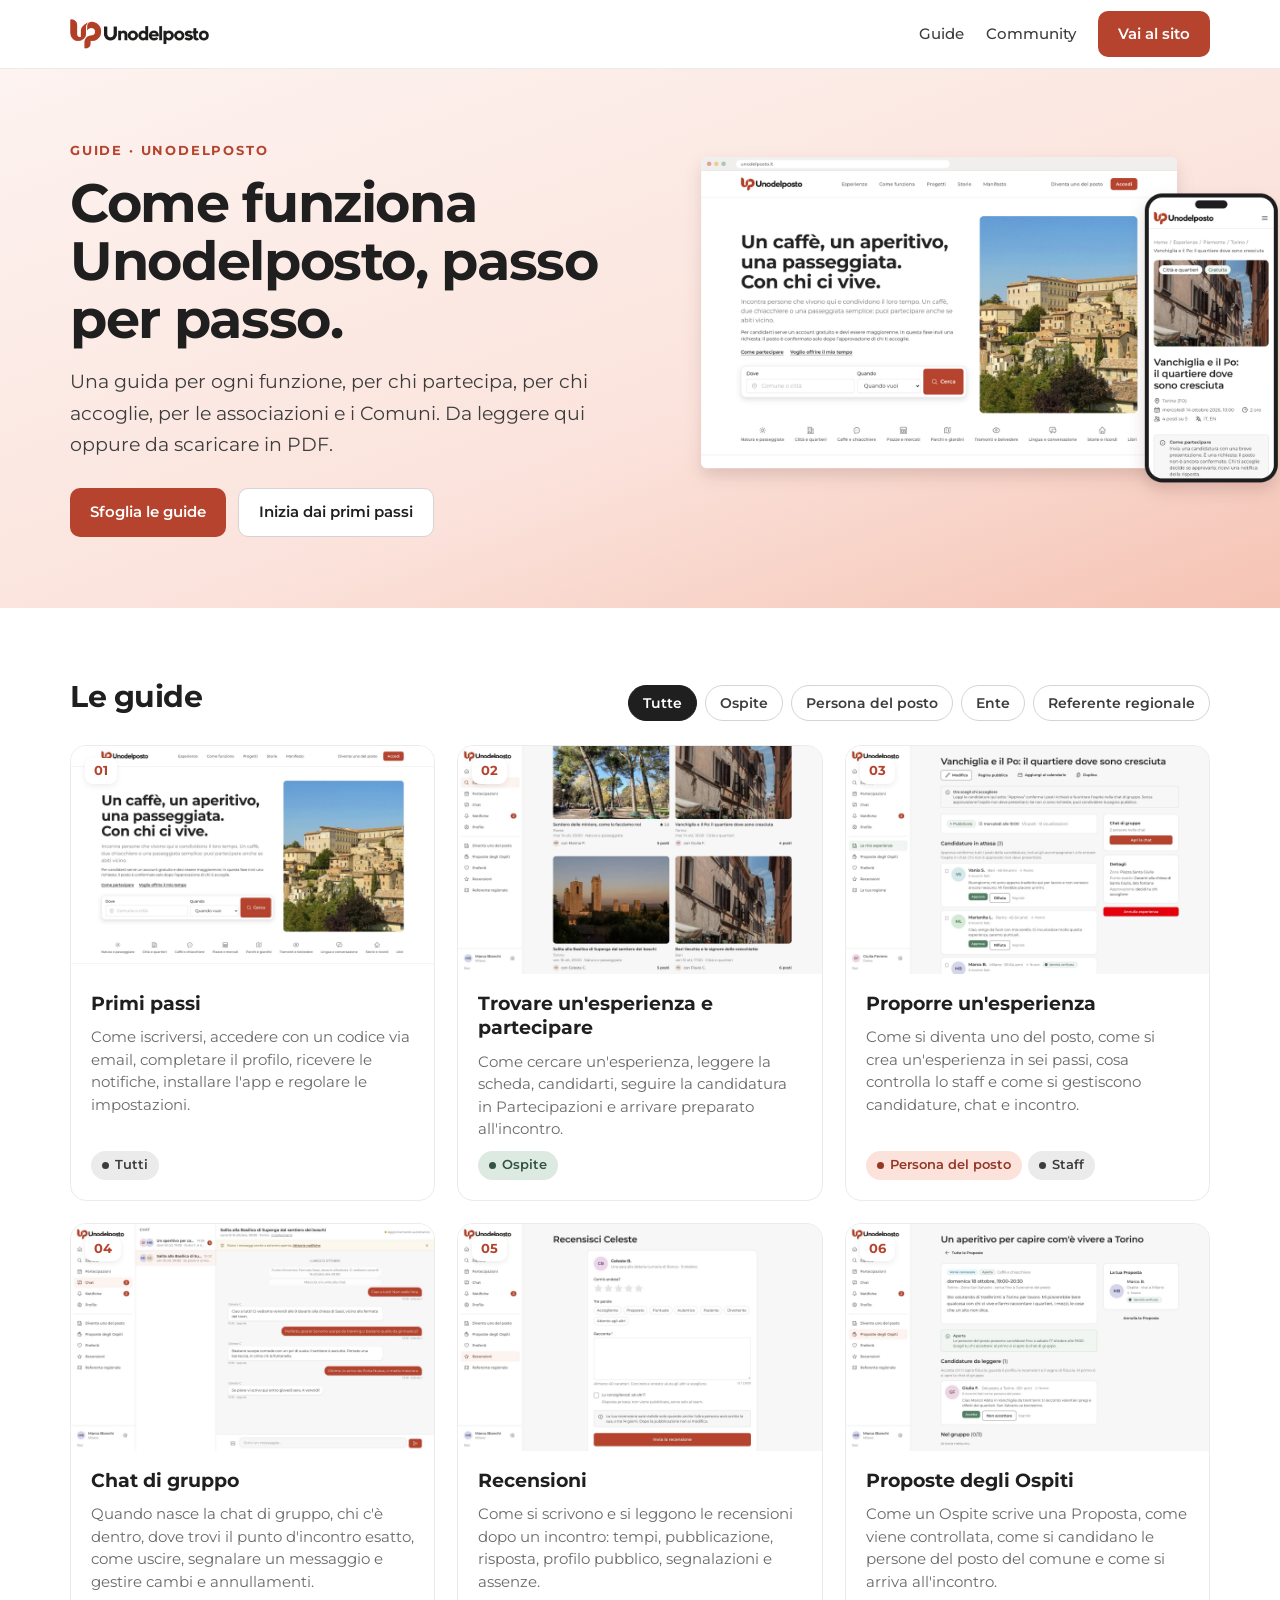
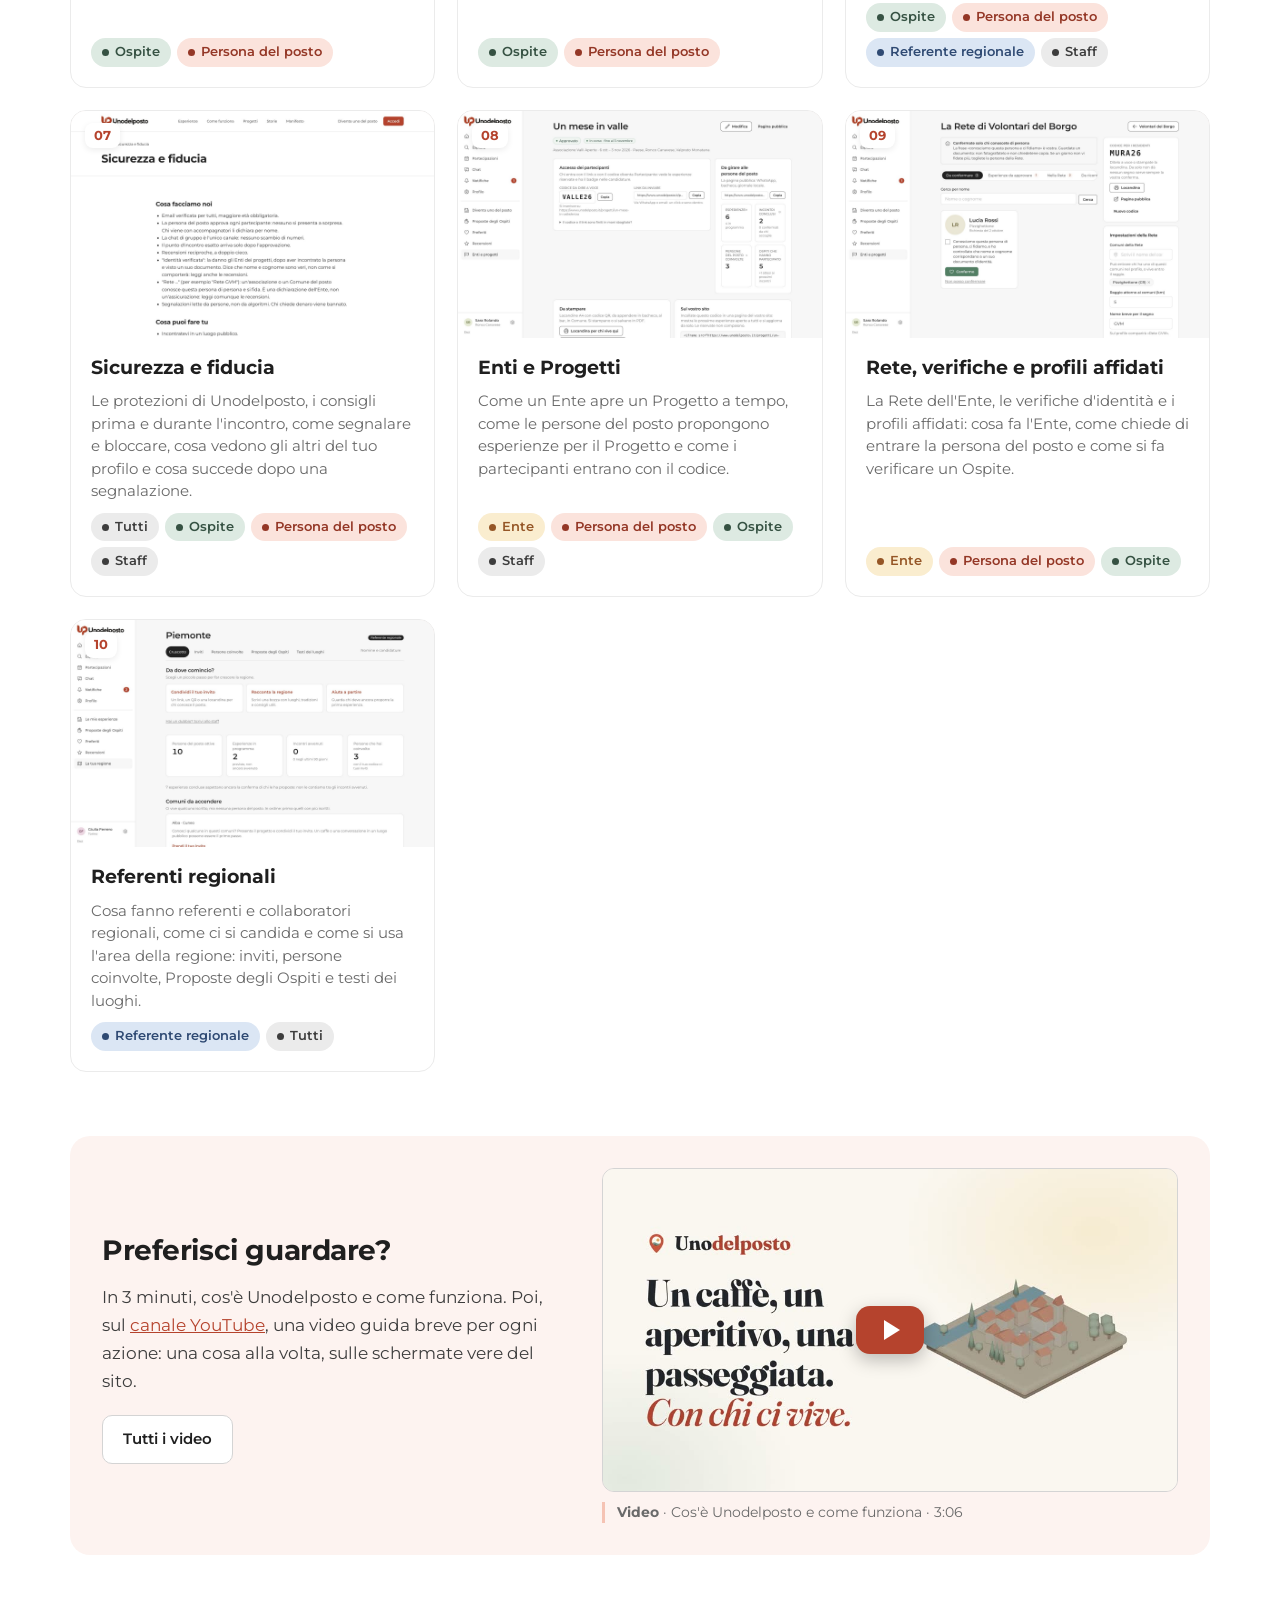
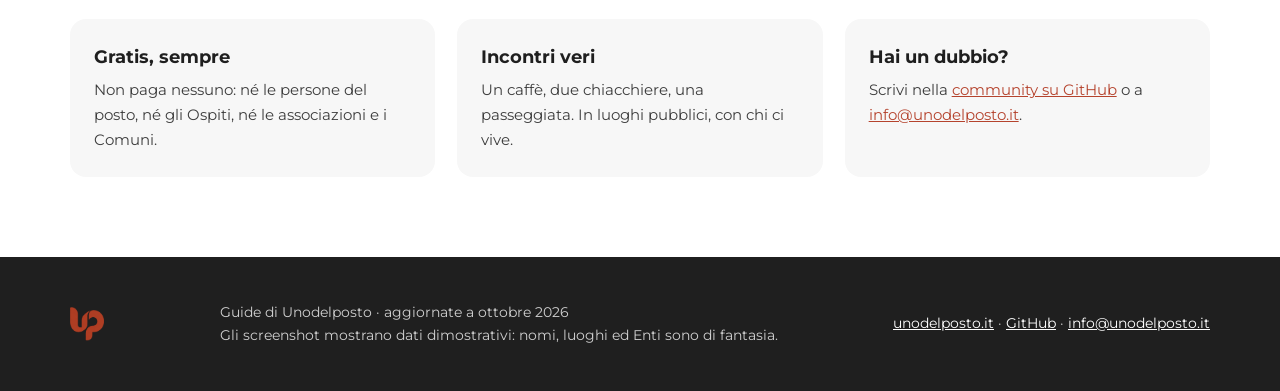
<file: docs/index.html>
<!doctype html>
<html lang="it">
<head>
<meta charset="utf-8">
<meta name="viewport" content="width=device-width, initial-scale=1">
<title>Guide di Unodelposto</title>
<meta name="description" content="Le guide di Unodelposto: come partecipare, proporre un incontro, gestire un Progetto o una Rete. Da leggere online o scaricare in PDF.">
<meta property="og:title" content="Guide di Unodelposto">
<meta property="og:description" content="Le guide di Unodelposto: come partecipare, proporre un incontro, gestire un Progetto o una Rete. Da leggere online o scaricare in PDF.">
<meta property="og:type" content="website">
<meta property="og:image" content="https://guide.unodelposto.it/img/hero.jpg">
<meta name="theme-color" content="#b5432d">
<link rel="icon" href="assets/mark.png">
<link rel="preconnect" href="https://fonts.googleapis.com"><link rel="preconnect" href="https://fonts.gstatic.com" crossorigin>
<link href="https://fonts.googleapis.com/css2?family=Montserrat:ital,wght@0,400;0,500;0,600;0,700;1,400&display=swap" rel="stylesheet">
<link rel="stylesheet" href="assets/site.css">
</head>
<body>
<a class="skip" href="#contenuto">Vai al contenuto</a>
<header class="site-head"><div class="wrap">
  <a class="logo" href="index.html" aria-label="Guide di Unodelposto"><img src="assets/logo.png" alt="Unodelposto" width="139" height="30"></a>
  <nav><a href="index.html#guide">Guide</a><a href="https://github.com/ludovicopiccolo/unodelposto-community/discussions">Community</a><a class="btn" href="https://www.unodelposto.it">Vai al sito</a></nav>
</div></header>
<main id="contenuto">

<section class="hero"><div class="wrap">
  <div>
    <p class="eyebrow">Guide · Unodelposto</p>
    <h1>Come funziona Unodelposto, passo per passo.</h1>
    <p class="lead">Una guida per ogni funzione, per chi partecipa, per chi accoglie, per le associazioni e i Comuni. Da leggere qui oppure da scaricare in PDF.</p>
    <div class="actions"><a class="btn" href="#guide">Sfoglia le guide</a><a class="btn ghost" href="guide/01-primi-passi/index.html">Inizia dai primi passi</a></div>
  </div>
  <div class="shot"><img src="img/hero-sito.png" alt="Unodelposto su computer e telefono" width="1560" height="1020"></div>
</div></section>
<div class="wrap">
  <div class="section-title" id="guide">
    <h2>Le guide</h2>
    <div class="filters" role="group" aria-label="Filtra per ruolo">
      <button type="button" data-f="" aria-pressed="true">Tutte</button>
      <button type="button" data-f="ospite" aria-pressed="false">Ospite</button><button type="button" data-f="posto" aria-pressed="false">Persona del posto</button><button type="button" data-f="ente" aria-pressed="false">Ente</button><button type="button" data-f="referente" aria-pressed="false">Referente regionale</button>
    </div>
  </div>
  <div class="grid"><a class="gcard" href="guide/01-primi-passi/index.html" data-roles="ospite posto ente referente">
    <div class="thumb"><img src="guide/img/pub-home.jpg" alt=""><span class="num">01</span></div>
    <div class="body"><h3>Primi passi</h3><p>Come iscriversi, accedere con un codice via email, completare il profilo, ricevere le notifiche, installare l'app e regolare le impostazioni.</p><div class="roles"><span class="role tutti">Tutti</span></div></div>
  </a>
<a class="gcard" href="guide/02-trovare-e-partecipare/index.html" data-roles="ospite">
    <div class="thumb"><img src="guide/img/g-esplora-risultati.jpg" alt=""><span class="num">02</span></div>
    <div class="body"><h3>Trovare un'esperienza e partecipare</h3><p>Come cercare un'esperienza, leggere la scheda, candidarti, seguire la candidatura in Partecipazioni e arrivare preparato all'incontro.</p><div class="roles"><span class="role ospite">Ospite</span></div></div>
  </a>
<a class="gcard" href="guide/03-proporre-esperienze/index.html" data-roles="posto">
    <div class="thumb"><img src="guide/img/h-gestisci.jpg" alt=""><span class="num">03</span></div>
    <div class="body"><h3>Proporre un'esperienza</h3><p>Come si diventa uno del posto, come si crea un'esperienza in sei passi, cosa controlla lo staff e come si gestiscono candidature, chat e incontro.</p><div class="roles"><span class="role posto">Persona del posto</span><span class="role staff">Staff</span></div></div>
  </a>
<a class="gcard" href="guide/04-chat-di-gruppo/index.html" data-roles="ospite posto">
    <div class="thumb"><img src="guide/img/g-chat.jpg" alt=""><span class="num">04</span></div>
    <div class="body"><h3>Chat di gruppo</h3><p>Quando nasce la chat di gruppo, chi c'è dentro, dove trovi il punto d'incontro esatto, come uscire, segnalare un messaggio e gestire cambi e annullamenti.</p><div class="roles"><span class="role ospite">Ospite</span><span class="role posto">Persona del posto</span></div></div>
  </a>
<a class="gcard" href="guide/05-recensioni/index.html" data-roles="ospite posto">
    <div class="thumb"><img src="guide/img/g-recensione-scrivi.jpg" alt=""><span class="num">05</span></div>
    <div class="body"><h3>Recensioni</h3><p>Come si scrivono e si leggono le recensioni dopo un incontro: tempi, pubblicazione, risposta, profilo pubblico, segnalazioni e assenze.</p><div class="roles"><span class="role ospite">Ospite</span><span class="role posto">Persona del posto</span></div></div>
  </a>
<a class="gcard" href="guide/06-proposte-degli-ospiti/index.html" data-roles="ospite posto referente">
    <div class="thumb"><img src="guide/img/g-proposta.jpg" alt=""><span class="num">06</span></div>
    <div class="body"><h3>Proposte degli Ospiti</h3><p>Come un Ospite scrive una Proposta, come viene controllata, come si candidano le persone del posto del comune e come si arriva all'incontro.</p><div class="roles"><span class="role ospite">Ospite</span><span class="role posto">Persona del posto</span><span class="role referente">Referente regionale</span><span class="role staff">Staff</span></div></div>
  </a>
<a class="gcard" href="guide/07-sicurezza-e-fiducia/index.html" data-roles="ospite posto ente referente">
    <div class="thumb"><img src="guide/img/pub-sicurezza.jpg" alt=""><span class="num">07</span></div>
    <div class="body"><h3>Sicurezza e fiducia</h3><p>Le protezioni di Unodelposto, i consigli prima e durante l'incontro, come segnalare e bloccare, cosa vedono gli altri del tuo profilo e cosa succede dopo una segnalazione.</p><div class="roles"><span class="role tutti">Tutti</span><span class="role ospite">Ospite</span><span class="role posto">Persona del posto</span><span class="role staff">Staff</span></div></div>
  </a>
<a class="gcard" href="guide/08-enti-e-progetti/index.html" data-roles="ente posto ospite">
    <div class="thumb"><img src="guide/img/e-progetto.jpg" alt=""><span class="num">08</span></div>
    <div class="body"><h3>Enti e Progetti</h3><p>Come un Ente apre un Progetto a tempo, come le persone del posto propongono esperienze per il Progetto e come i partecipanti entrano con il codice.</p><div class="roles"><span class="role ente">Ente</span><span class="role posto">Persona del posto</span><span class="role ospite">Ospite</span><span class="role staff">Staff</span></div></div>
  </a>
<a class="gcard" href="guide/09-rete-verifiche-profili-affidati/index.html" data-roles="ente posto ospite">
    <div class="thumb"><img src="guide/img/e-rete.jpg" alt=""><span class="num">09</span></div>
    <div class="body"><h3>Rete, verifiche e profili affidati</h3><p>La Rete dell'Ente, le verifiche d'identità e i profili affidati: cosa fa l'Ente, come chiede di entrare la persona del posto e come si fa verificare un Ospite.</p><div class="roles"><span class="role ente">Ente</span><span class="role posto">Persona del posto</span><span class="role ospite">Ospite</span></div></div>
  </a>
<a class="gcard" href="guide/10-referenti-regionali/index.html" data-roles="ospite posto ente referente">
    <div class="thumb"><img src="guide/img/r-regione.jpg" alt=""><span class="num">10</span></div>
    <div class="body"><h3>Referenti regionali</h3><p>Cosa fanno referenti e collaboratori regionali, come ci si candida e come si usa l'area della regione: inviti, persone coinvolte, Proposte degli Ospiti e testi dei luoghi.</p><div class="roles"><span class="role referente">Referente regionale</span><span class="role tutti">Tutti</span></div></div>
  </a></div>
  <div class="watch">
    <div><h2>Preferisci guardare?</h2><p>In 3 minuti, cos'è Unodelposto e come funziona. Poi, sul <a href="https://www.youtube.com/@unodelposto">canale YouTube</a>, una video guida breve per ogni azione: una cosa alla volta, sulle schermate vere del sito.</p>
    <a class="btn ghost" href="https://www.youtube.com/@unodelposto">Tutti i video</a></div>
    <figure class="yt"><a href="https://www.youtube.com/watch?v=Nz-j3grIf3o" data-yt="Nz-j3grIf3o" aria-label="Guarda il video: Cos'è Unodelposto e come funziona"><img src="guide/anteprime/presentazione.jpg" alt="" loading="lazy" decoding="async"><span class="play" aria-hidden="true"></span></a><figcaption><strong>Video</strong> · Cos'è Unodelposto e come funziona · 3:06</figcaption></figure>
  </div>
  <div class="how">
    <div><h3>Gratis, sempre</h3><p>Non paga nessuno: né le persone del posto, né gli Ospiti, né le associazioni e i Comuni.</p></div>
    <div><h3>Incontri veri</h3><p>Un caffè, due chiacchiere, una passeggiata. In luoghi pubblici, con chi ci vive.</p></div>
    <div><h3>Hai un dubbio?</h3><p>Scrivi nella <a href="https://github.com/ludovicopiccolo/unodelposto-community/discussions">community su GitHub</a> o a <a href="mailto:info@unodelposto.it">info@unodelposto.it</a>.</p></div>
  </div>
</div>
<script>
(() => {
  const btns = document.querySelectorAll('.filters button'), cards = document.querySelectorAll('.gcard');
  btns.forEach(b => b.addEventListener('click', () => {
    btns.forEach(x => x.setAttribute('aria-pressed', x === b));
    cards.forEach(c => { c.hidden = !!b.dataset.f && !c.dataset.roles.split(' ').includes(b.dataset.f); });
  }));
})();
</script><script>
// Video: al clic l'anteprima diventa il player di YouTube
document.querySelectorAll('a[data-yt]').forEach(a => a.addEventListener('click', e => {
  e.preventDefault();
  const f = document.createElement('iframe');
  f.src = 'https://www.youtube-nocookie.com/embed/' + a.dataset.yt + '?autoplay=1&rel=0';
  f.title = a.getAttribute('aria-label'); f.allow = 'autoplay; encrypted-media; picture-in-picture; fullscreen'; f.allowFullscreen = true;
  a.replaceWith(f);
}));
</script>
</main>
<footer class="site-foot"><div class="wrap">
  <img src="assets/mark.png" alt="" width="34" height="34">
  <div>Guide di Unodelposto · aggiornate a ottobre 2026<br>Gli screenshot mostrano dati dimostrativi: nomi, luoghi ed Enti sono di fantasia.</div>
  <div><a href="https://www.unodelposto.it">unodelposto.it</a> · <a href="https://github.com/ludovicopiccolo/unodelposto-community">GitHub</a> · <a href="mailto:info@unodelposto.it">info@unodelposto.it</a></div>
</div></footer>
</body>
</html>
</file>
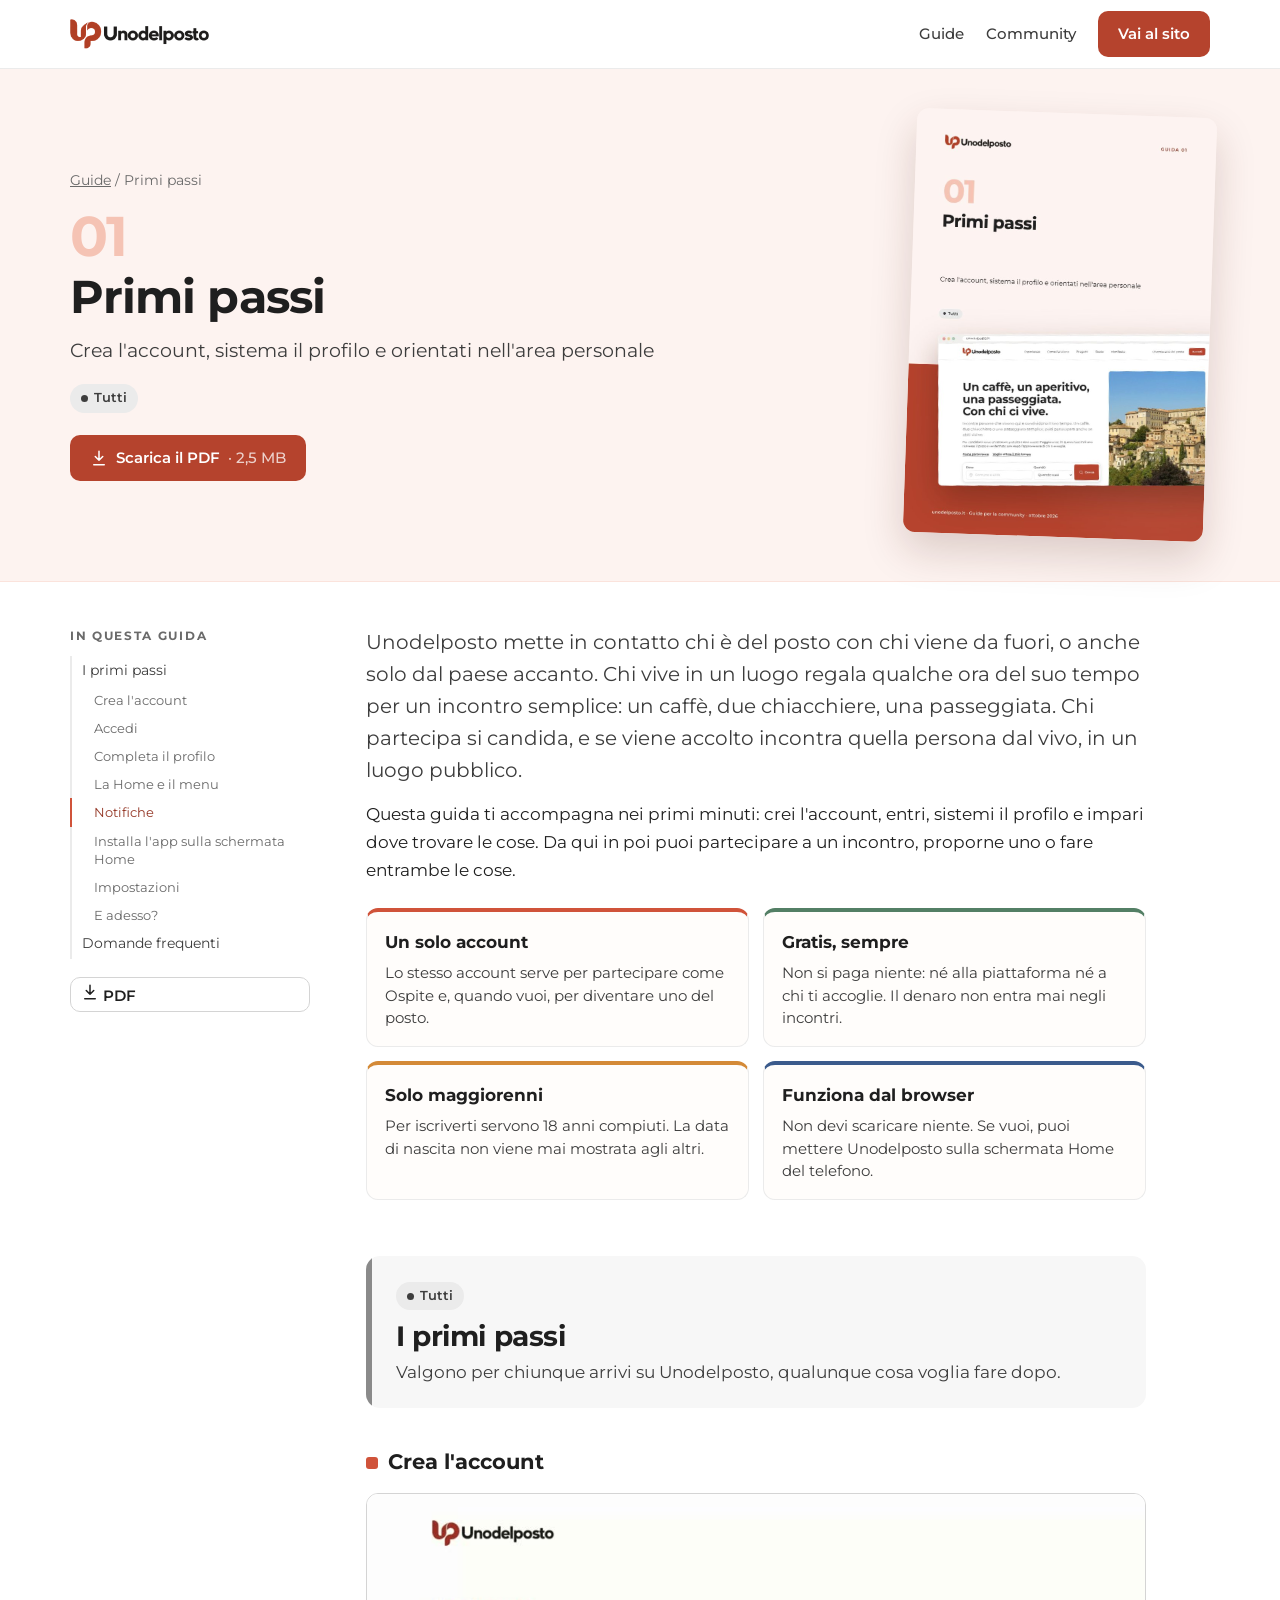
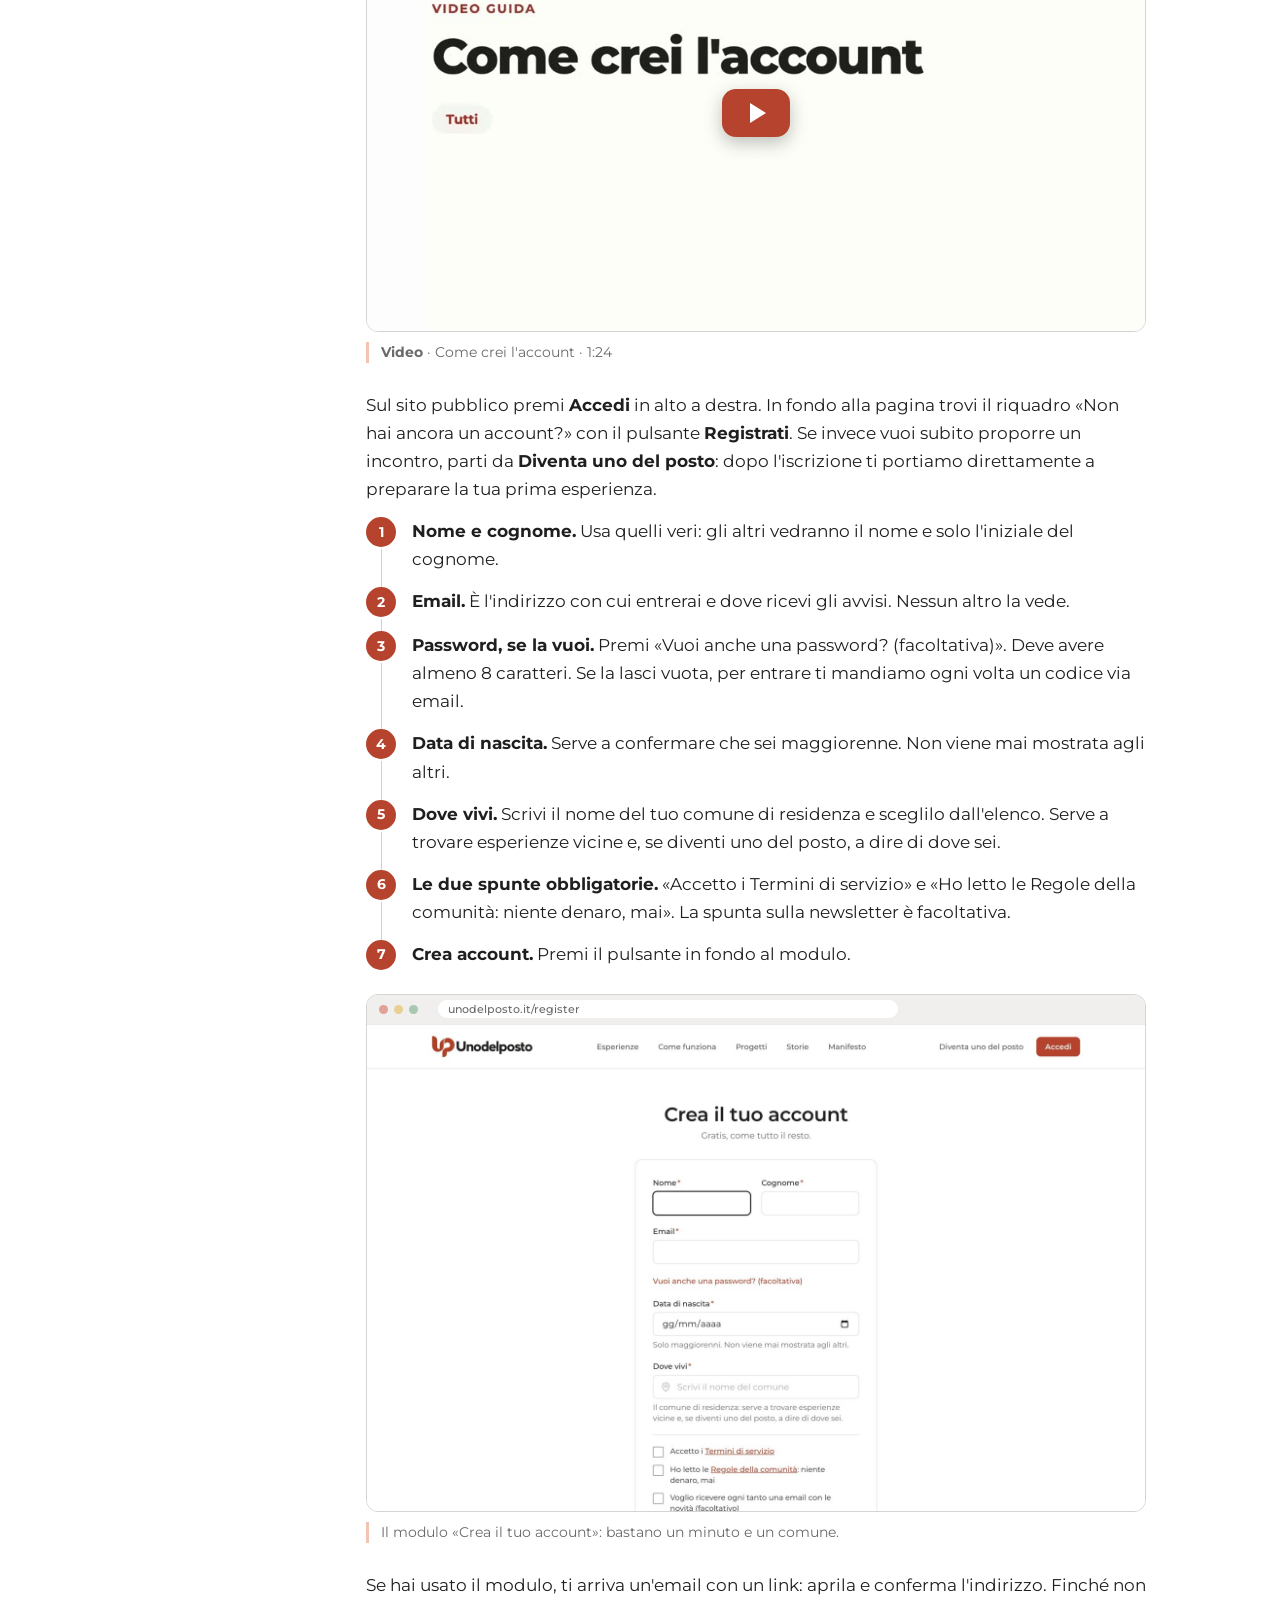
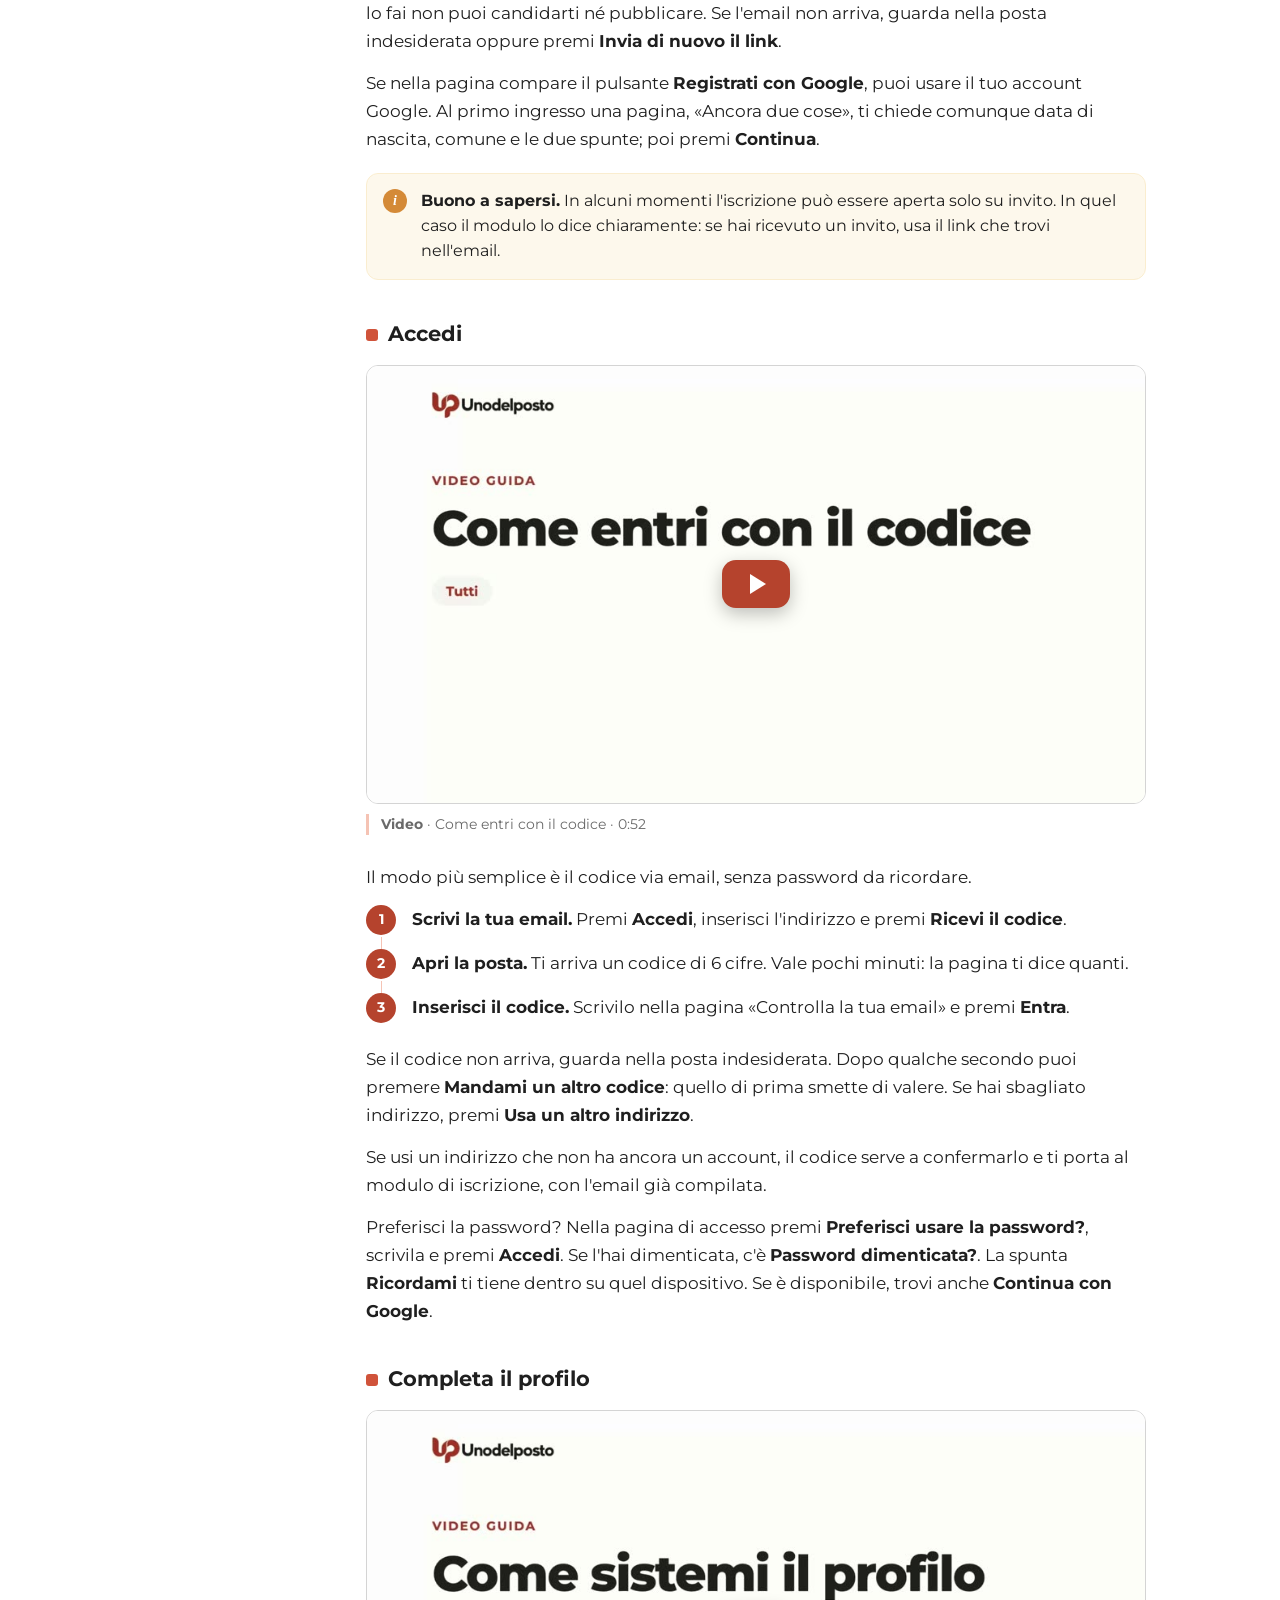
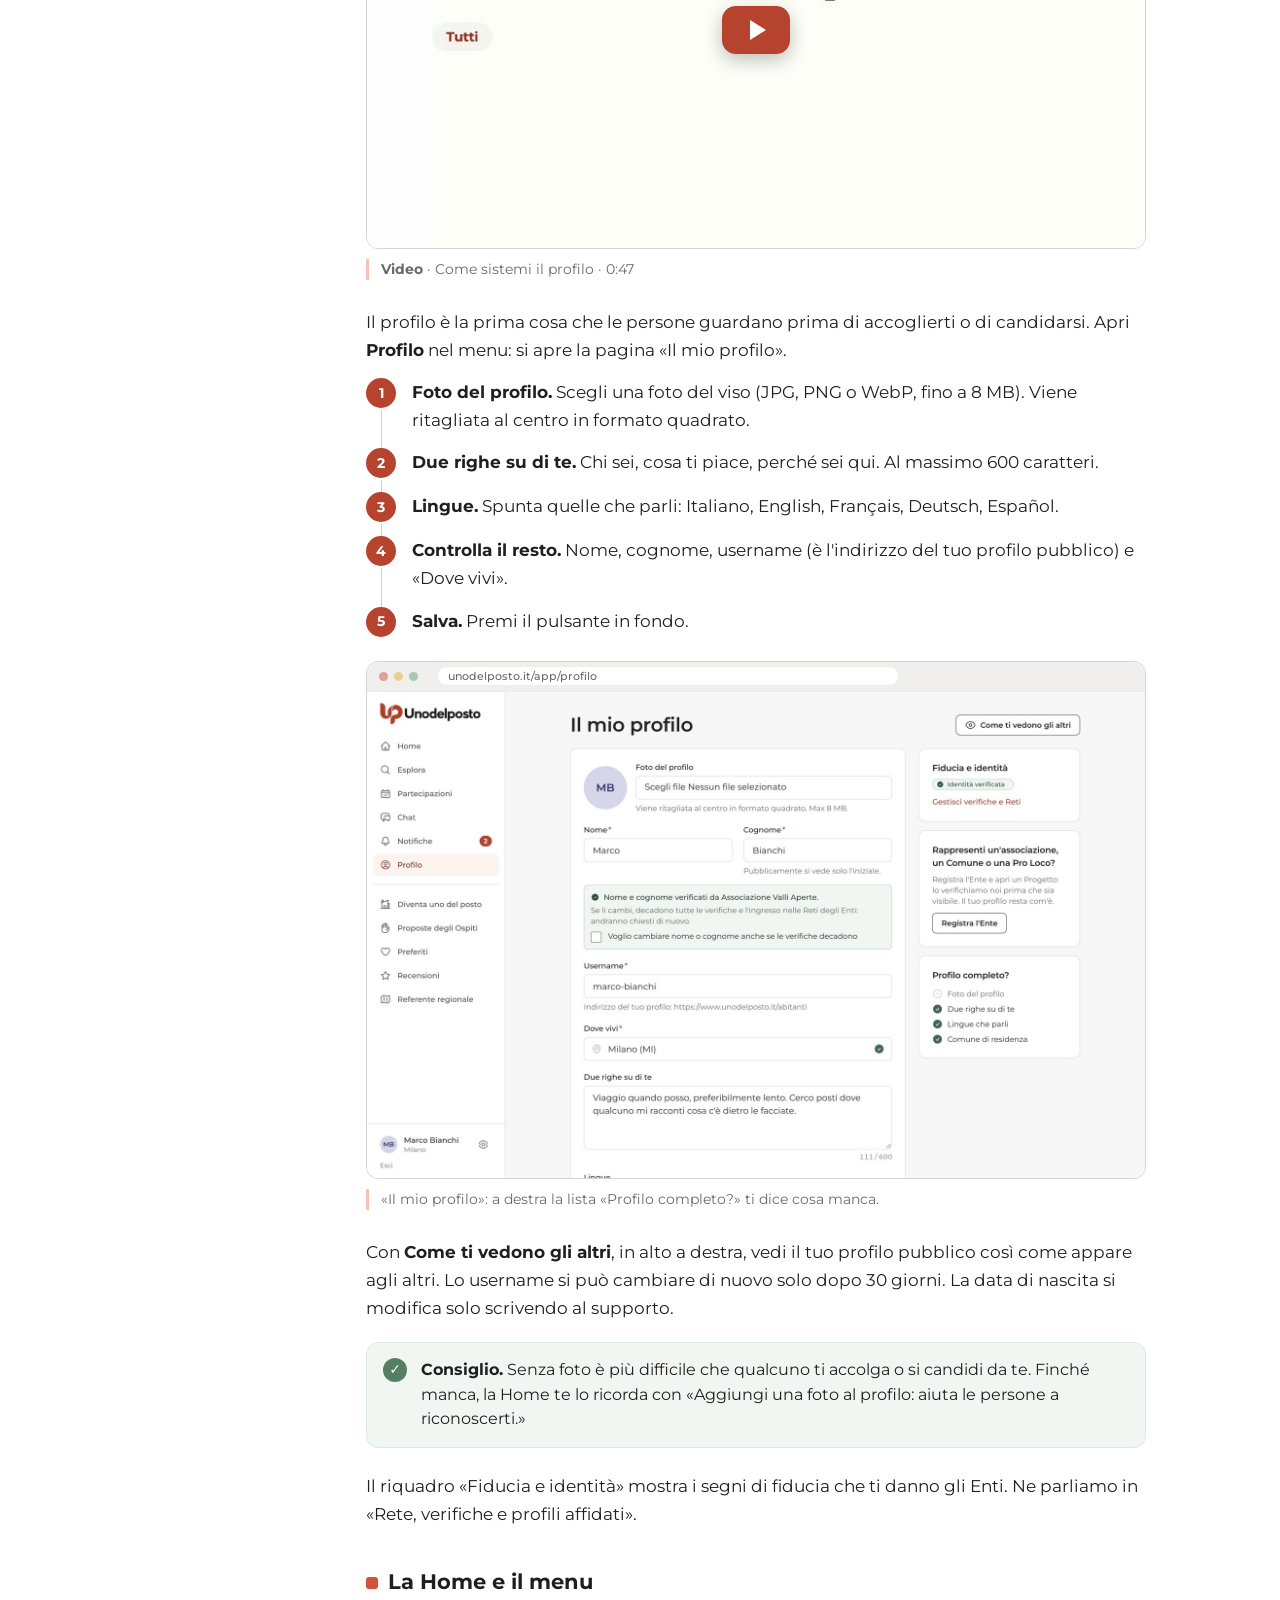
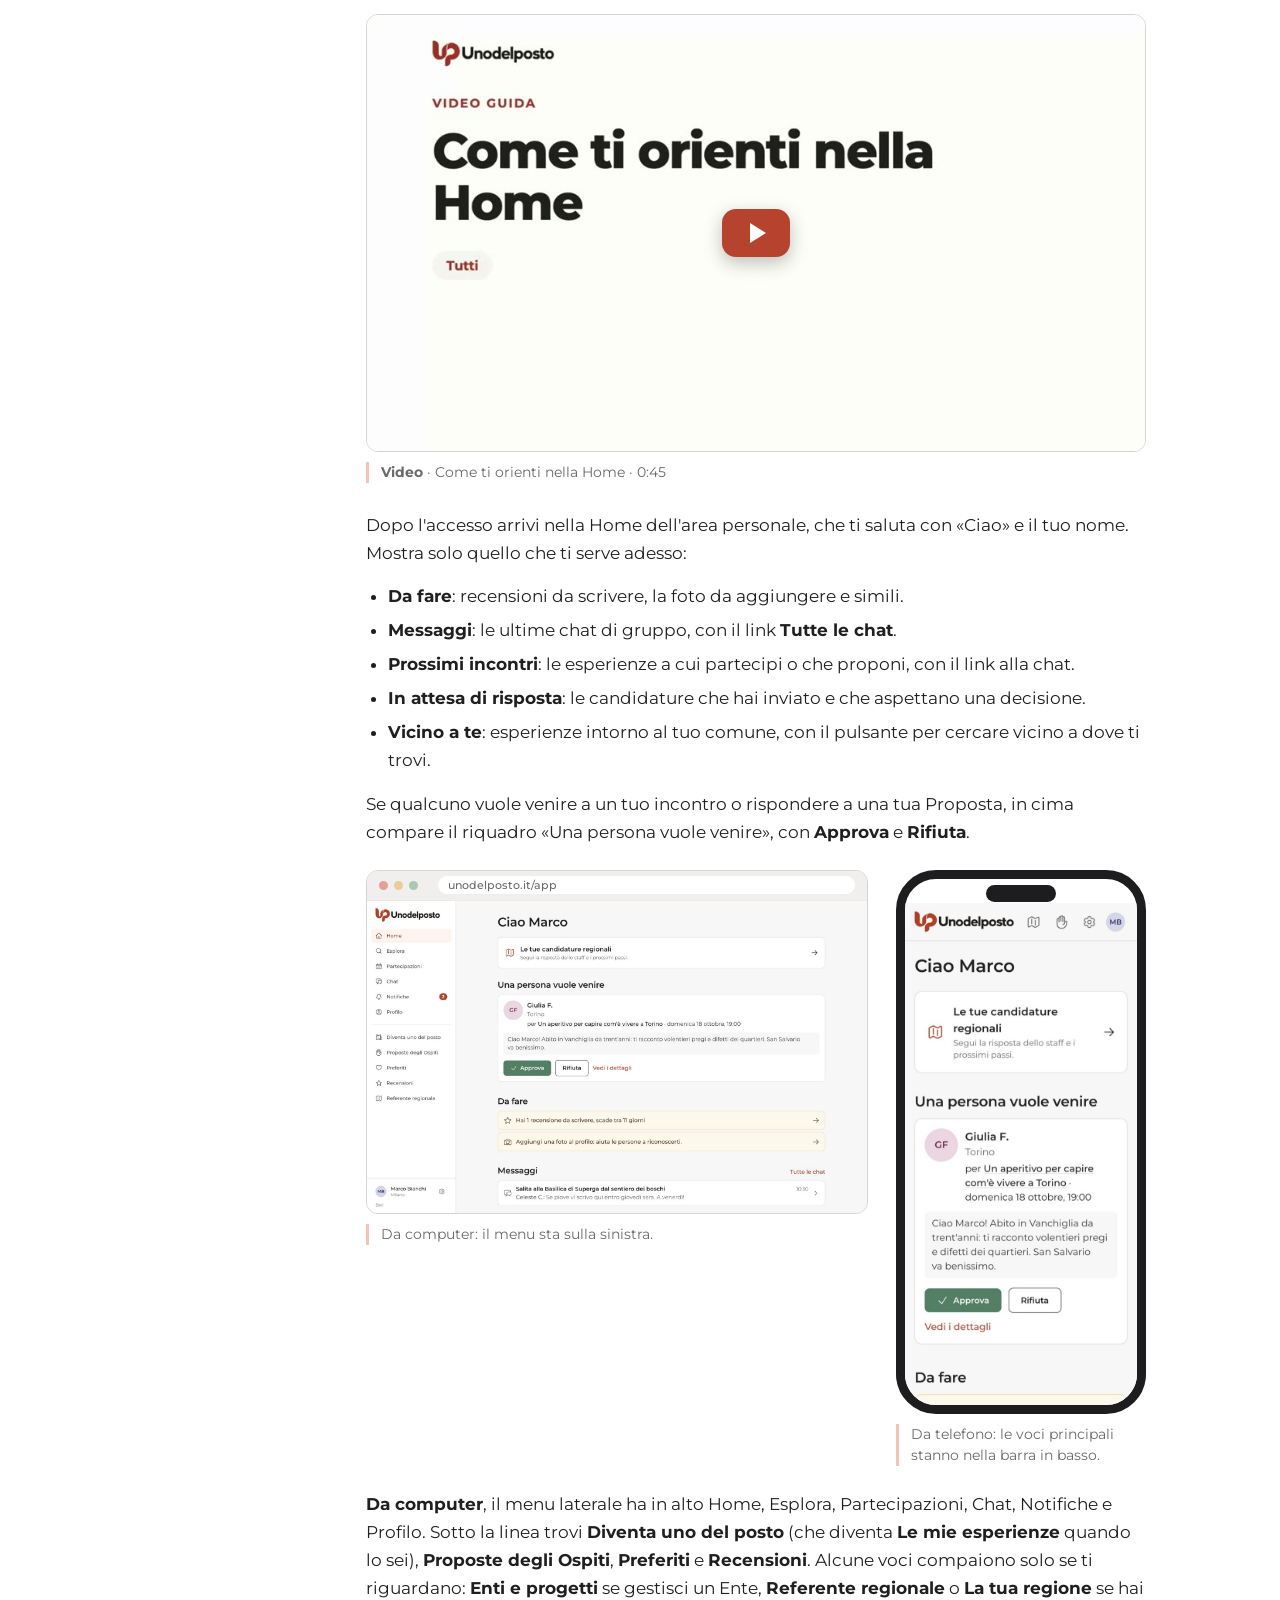
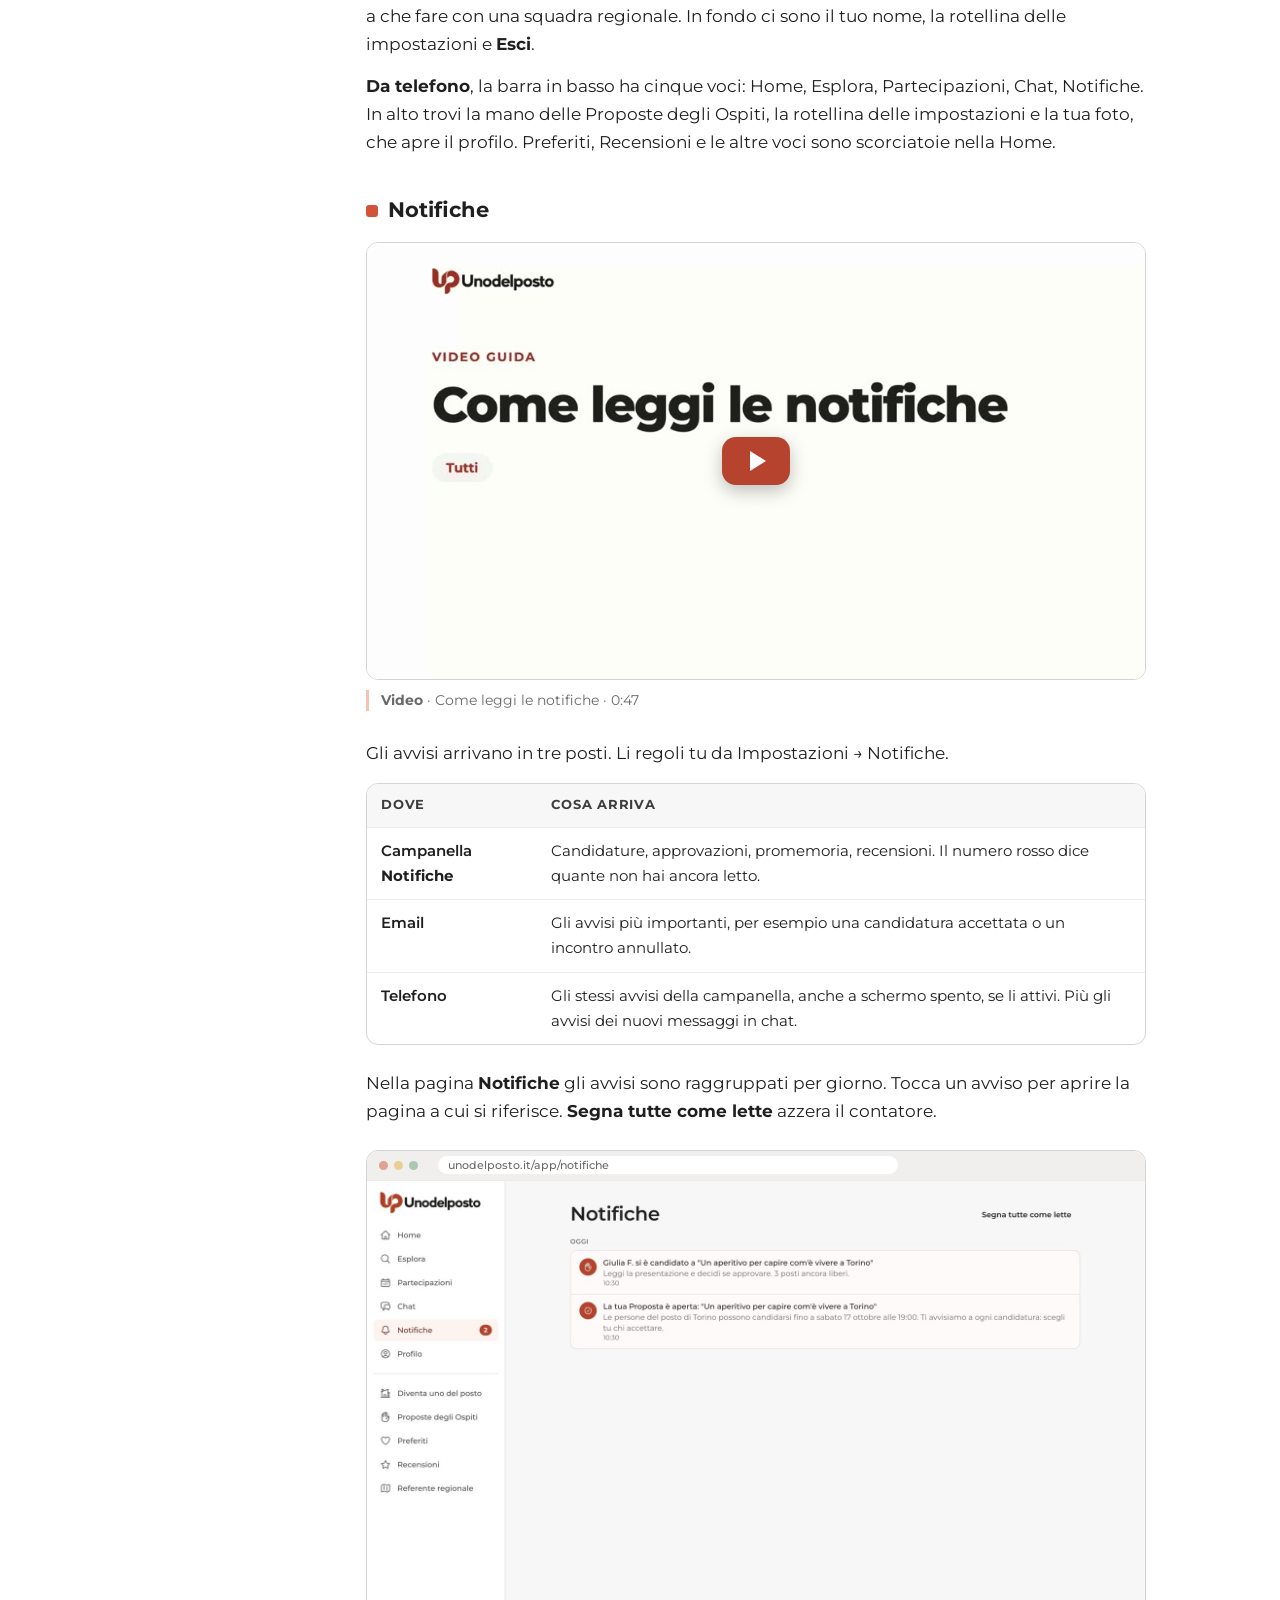
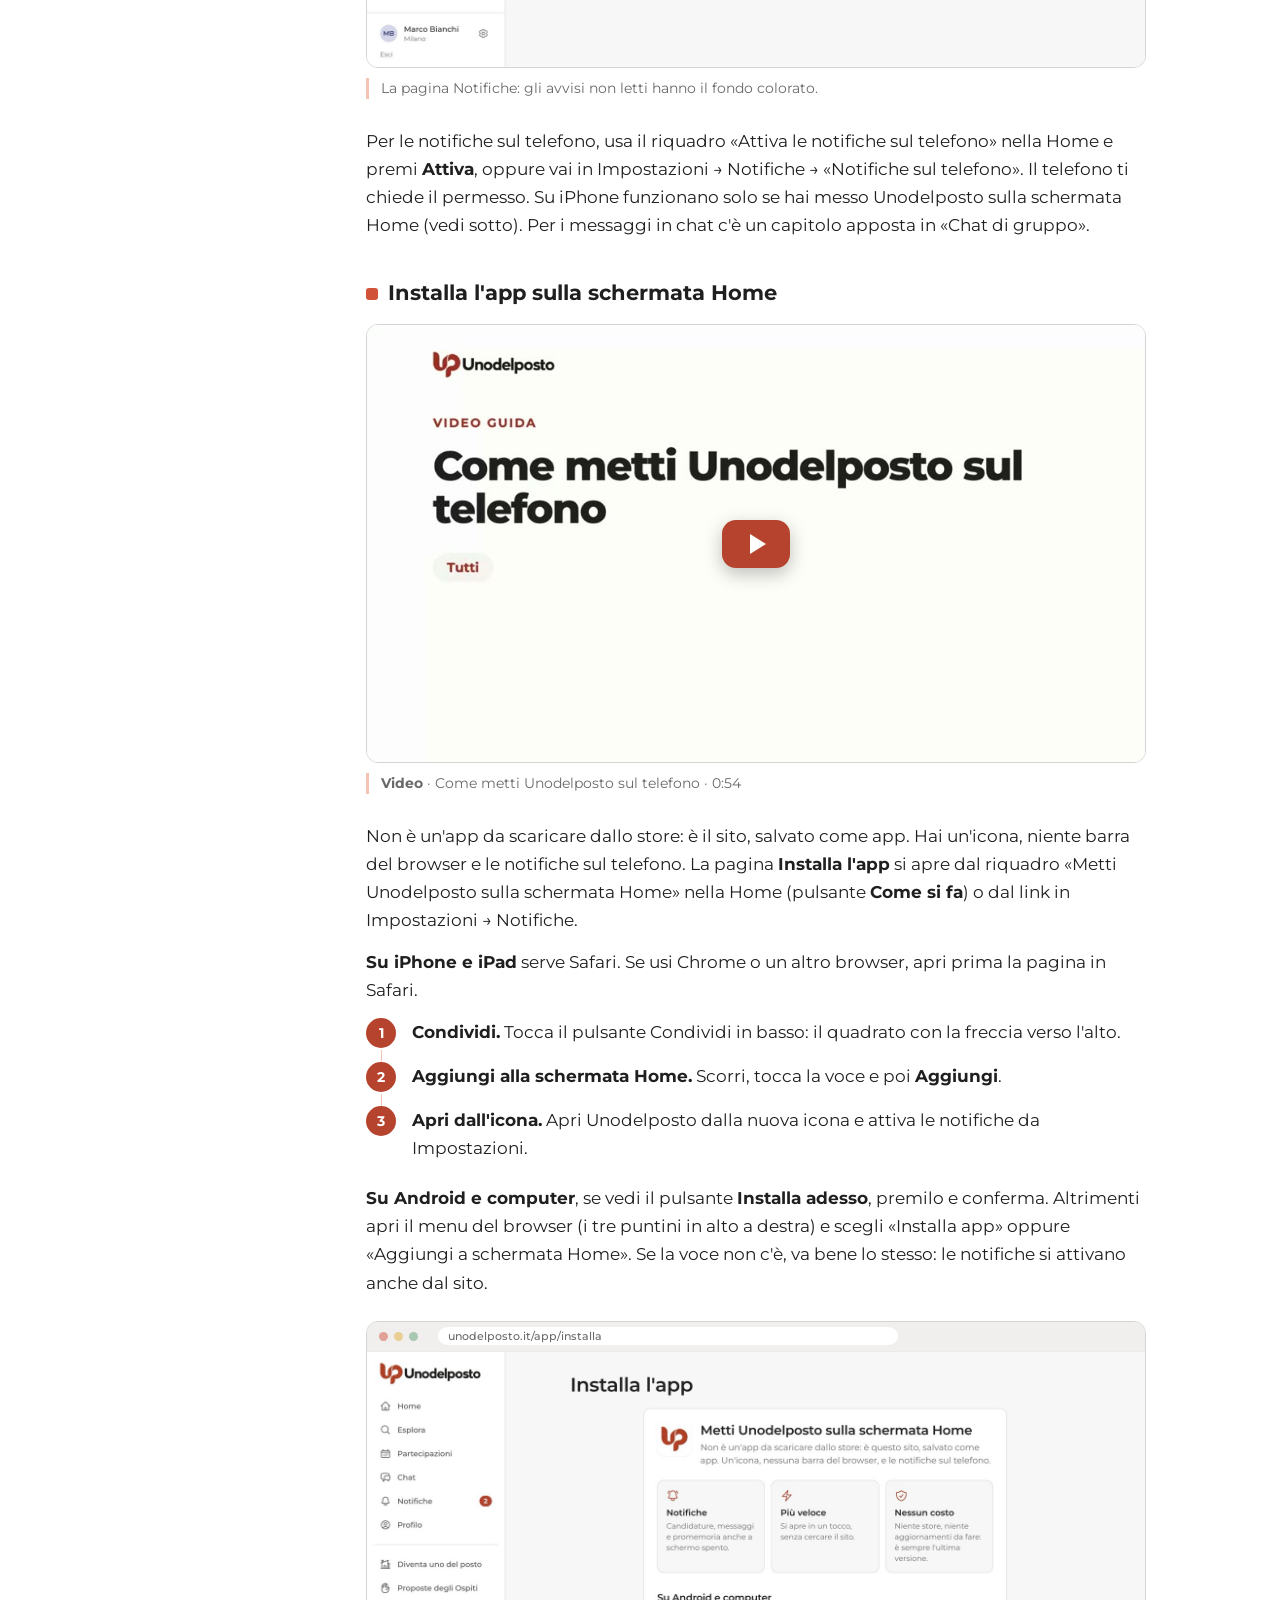
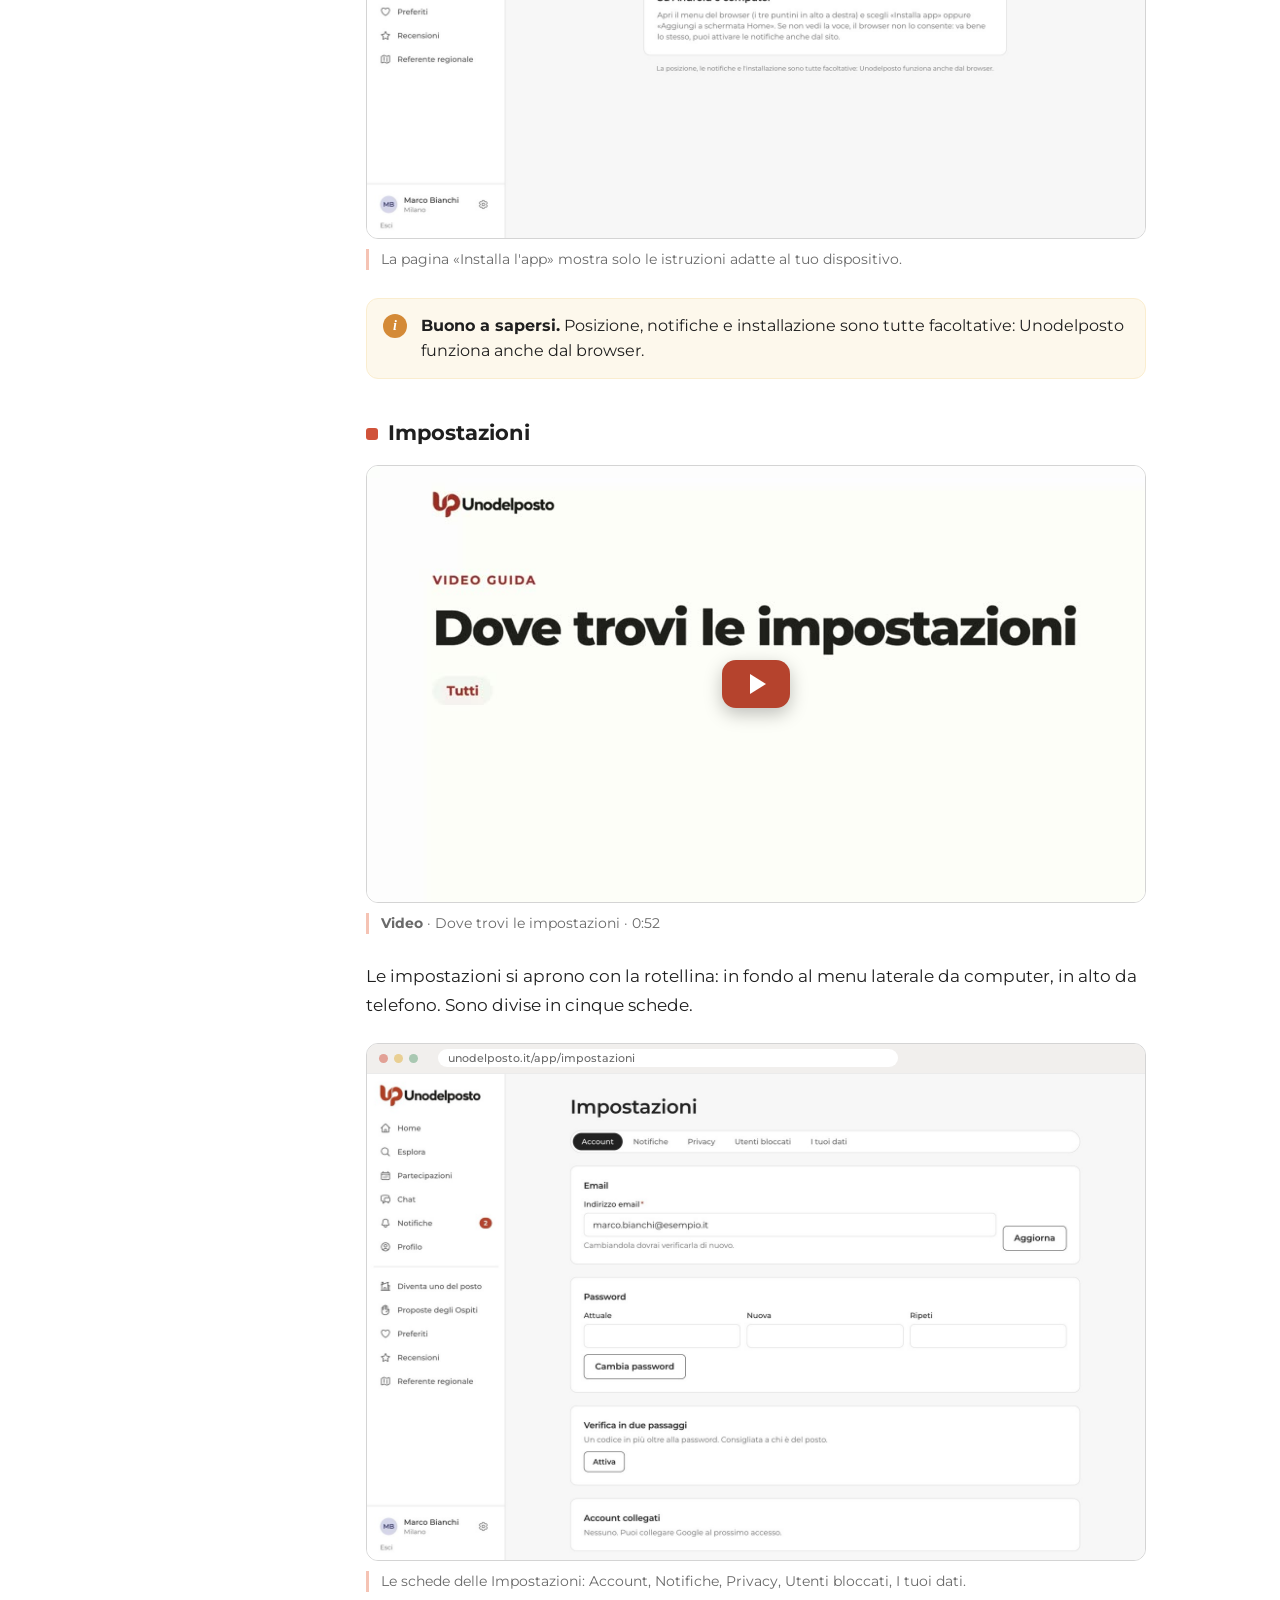
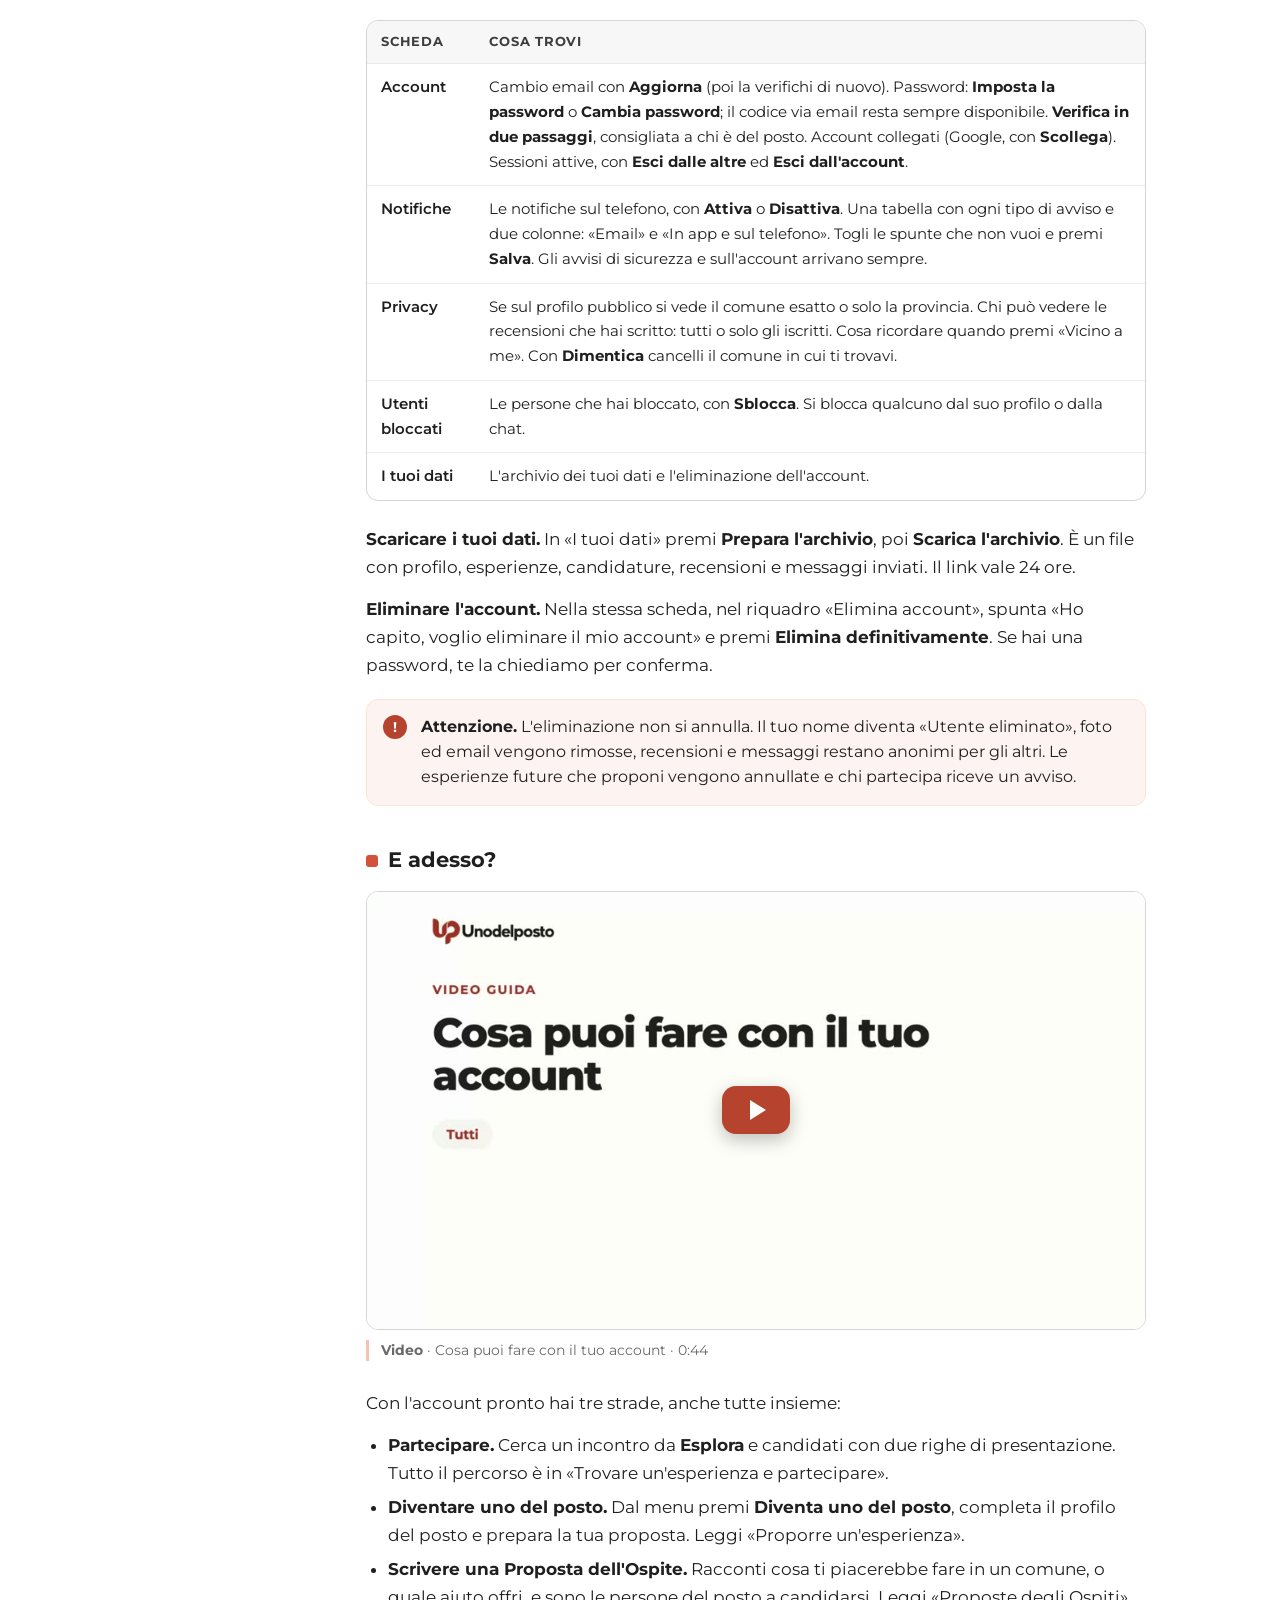
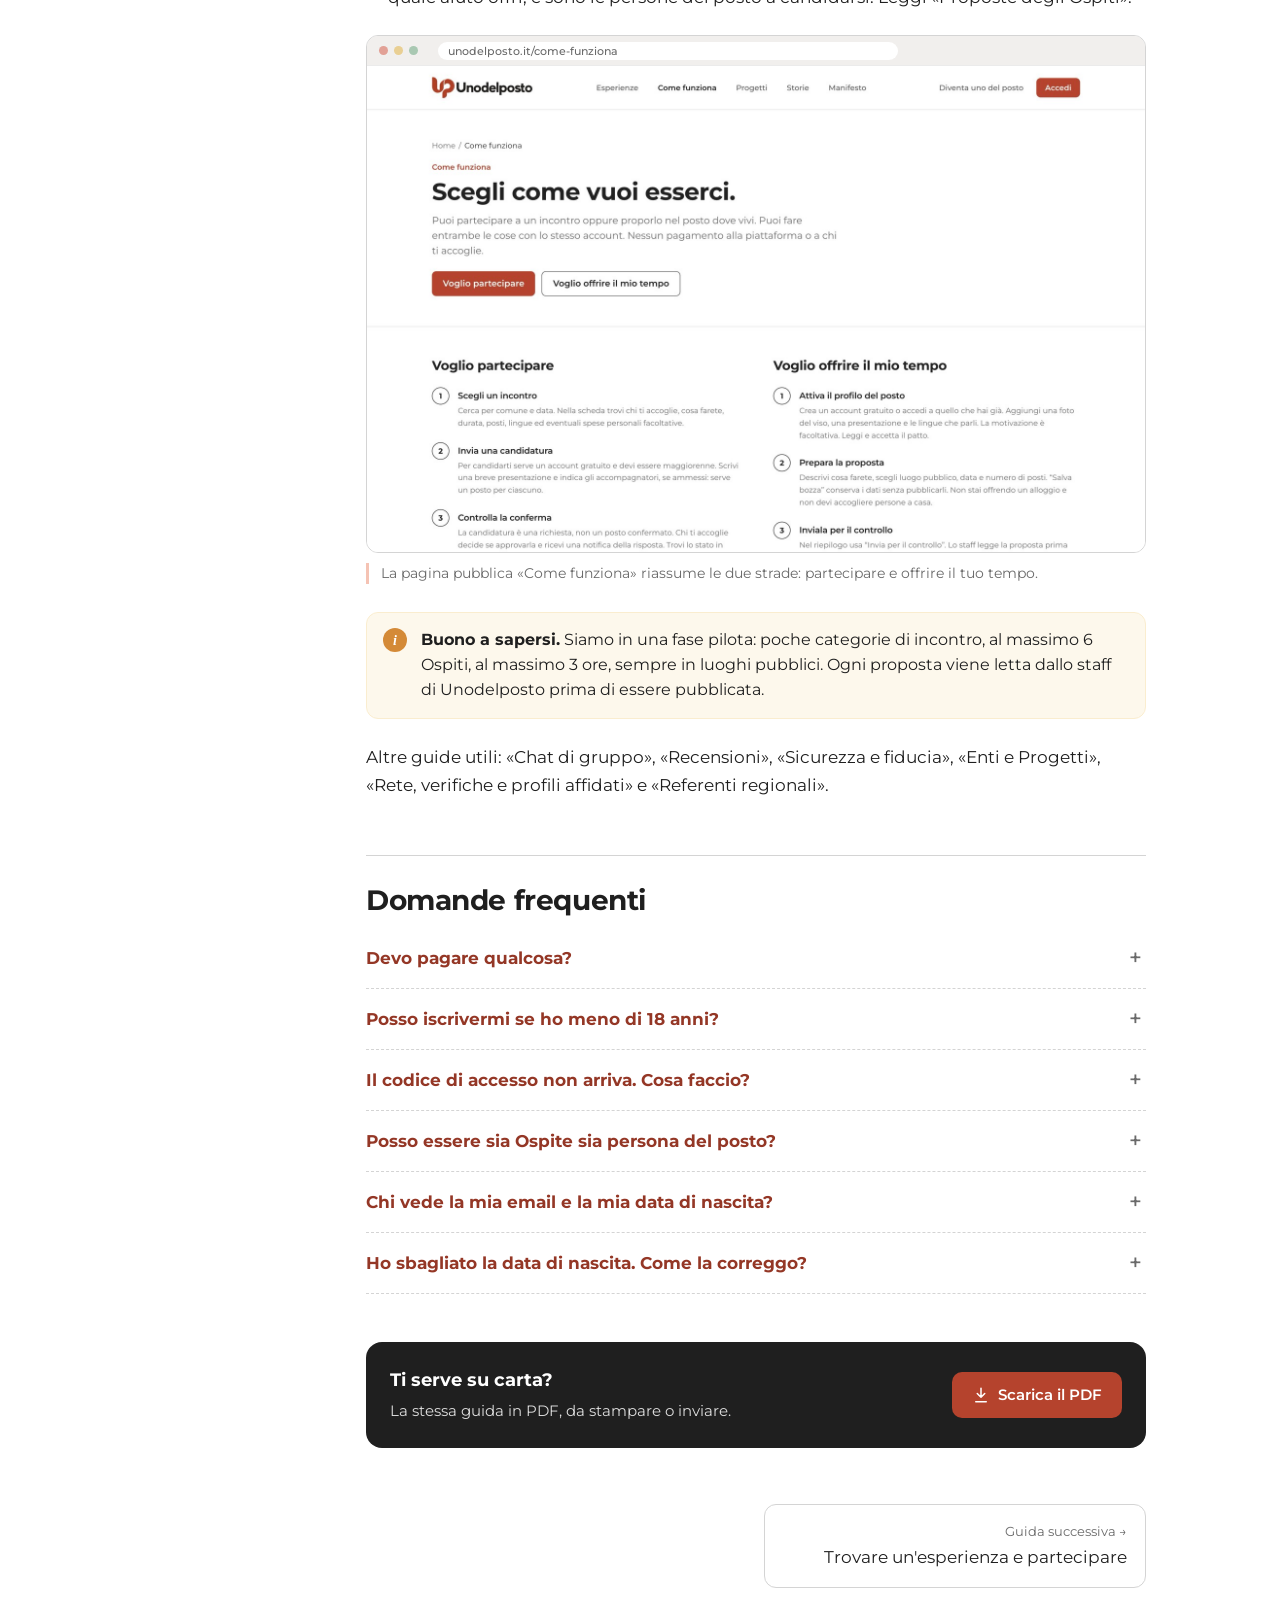
<file: docs/guide/01-primi-passi/index.html>
<!doctype html>
<html lang="it">
<head>
<meta charset="utf-8">
<meta name="viewport" content="width=device-width, initial-scale=1">
<title>Primi passi · Guide di Unodelposto</title>
<meta name="description" content="Come iscriversi, accedere con un codice via email, completare il profilo, ricevere le notifiche, installare l'app e regolare le impostazioni.">
<meta property="og:title" content="Primi passi · Guide di Unodelposto">
<meta property="og:description" content="Come iscriversi, accedere con un codice via email, completare il profilo, ricevere le notifiche, installare l'app e regolare le impostazioni.">
<meta property="og:type" content="website">
<meta property="og:image" content="https://guide.unodelposto.it/guide/01-primi-passi/copertina.jpg">
<meta name="theme-color" content="#b5432d">
<link rel="icon" href="../../assets/mark.png">
<link rel="preconnect" href="https://fonts.googleapis.com"><link rel="preconnect" href="https://fonts.gstatic.com" crossorigin>
<link href="https://fonts.googleapis.com/css2?family=Montserrat:ital,wght@0,400;0,500;0,600;0,700;1,400&display=swap" rel="stylesheet">
<link rel="stylesheet" href="../../assets/site.css">
</head>
<body>
<a class="skip" href="#contenuto">Vai al contenuto</a>
<header class="site-head"><div class="wrap">
  <a class="logo" href="../../index.html" aria-label="Guide di Unodelposto"><img src="../../assets/logo.png" alt="Unodelposto" width="139" height="30"></a>
  <nav><a href="../../index.html#guide">Guide</a><a href="https://github.com/ludovicopiccolo/unodelposto-community/discussions">Community</a><a class="btn" href="https://www.unodelposto.it">Vai al sito</a></nav>
</div></header>
<main id="contenuto">

<section class="ghero"><div class="wrap">
  <div>
    <div class="crumbs"><a href="../../index.html">Guide</a> / Primi passi</div>
    <div class="num">01</div>
    <h1>Primi passi</h1>
    <p class="sub">Crea l'account, sistema il profilo e orientati nell'area personale</p>
    <div class="roles"><span class="role tutti">Tutti</span></div>
    <a class="btn" href="guida-primi-passi.pdf" download><svg viewBox="0 0 24 24" fill="none" stroke="currentColor" stroke-width="2" stroke-linecap="round" stroke-linejoin="round" aria-hidden="true"><path d="M12 3v12m0 0-5-5m5 5 5-5M5 21h14"/></svg> Scarica il PDF <span style="opacity:.75;font-weight:500">· 2,5 MB</span></a>
  </div>
  <a class="cover" href="guida-primi-passi.pdf" aria-hidden="true" tabindex="-1"><img src="copertina.jpg" alt="" width="300" height="424"></a>
</div></section>
<div class="wrap layout">
  <nav class="toc" aria-label="In questa guida"><p>In questa guida</p><ol><li><a href="#i-primi-passi">I primi passi</a></li><li><a href="#crea-l-account" class="sub">Crea l'account</a></li><li><a href="#accedi" class="sub">Accedi</a></li><li><a href="#completa-il-profilo" class="sub">Completa il profilo</a></li><li><a href="#la-home-e-il-menu" class="sub">La Home e il menu</a></li><li><a href="#notifiche" class="sub">Notifiche</a></li><li><a href="#installa-l-app-sulla-schermata-home" class="sub">Installa l'app sulla schermata Home</a></li><li><a href="#impostazioni" class="sub">Impostazioni</a></li><li><a href="#e-adesso" class="sub">E adesso?</a></li><li><a href="#domande-frequenti">Domande frequenti</a></li></ol>
    <div class="dl"><a class="btn ghost" href="guida-primi-passi.pdf" download><svg viewBox="0 0 24 24" fill="none" stroke="currentColor" stroke-width="2" stroke-linecap="round" stroke-linejoin="round" aria-hidden="true"><path d="M12 3v12m0 0-5-5m5 5 5-5M5 21h14"/></svg> PDF</a></div></nav>
  <article>
<section class="intro">
  <p>Unodelposto mette in contatto chi è del posto con chi viene da fuori, o anche solo dal paese accanto. Chi vive in un luogo regala qualche ora del suo tempo per un incontro semplice: un caffè, due chiacchiere, una passeggiata. Chi partecipa si candida, e se viene accolto incontra quella persona dal vivo, in un luogo pubblico.</p>
  <p>Questa guida ti accompagna nei primi minuti: crei l'account, entri, sistemi il profilo e impari dove trovare le cose. Da qui in poi puoi partecipare a un incontro, proporne uno o fare entrambe le cose.</p>
  <div class="cards">
    <div class="card"><h4>Un solo account</h4><p>Lo stesso account serve per partecipare come Ospite e, quando vuoi, per diventare uno del posto.</p></div>
    <div class="card"><h4>Gratis, sempre</h4><p>Non si paga niente: né alla piattaforma né a chi ti accoglie. Il denaro non entra mai negli incontri.</p></div>
    <div class="card"><h4>Solo maggiorenni</h4><p>Per iscriverti servono 18 anni compiuti. La data di nascita non viene mai mostrata agli altri.</p></div>
    <div class="card"><h4>Funziona dal browser</h4><p>Non devi scaricare niente. Se vuoi, puoi mettere Unodelposto sulla schermata Home del telefono.</p></div>
  </div>
</section>

<section>
  <div class="role-head" data-role="tutti"><span class="role tutti">Tutti</span><h2 id="i-primi-passi">I primi passi</h2><p>Valgono per chiunque arrivi su Unodelposto, qualunque cosa voglia fare dopo.</p></div>

  <h3 id="crea-l-account">Crea l'account</h3><figure class="yt"><a href="https://www.youtube.com/watch?v=yOIWhm9bEDM" data-yt="yOIWhm9bEDM" aria-label="Guarda il video: Come crei l'account"><img src="../../guide/anteprime/01-01.jpg" alt="" loading="lazy" decoding="async"><span class="play" aria-hidden="true"></span></a><figcaption><strong>Video</strong> · Come crei l'account · 1:24</figcaption></figure>
  <p>Sul sito pubblico premi <strong>Accedi</strong> in alto a destra. In fondo alla pagina trovi il riquadro «Non hai ancora un account?» con il pulsante <strong>Registrati</strong>. Se invece vuoi subito proporre un incontro, parti da <strong>Diventa uno del posto</strong>: dopo l'iscrizione ti portiamo direttamente a preparare la tua prima esperienza.</p>
  <ol class="steps">
    <li><strong>Nome e cognome.</strong> Usa quelli veri: gli altri vedranno il nome e solo l'iniziale del cognome.</li>
    <li><strong>Email.</strong> È l'indirizzo con cui entrerai e dove ricevi gli avvisi. Nessun altro la vede.</li>
    <li><strong>Password, se la vuoi.</strong> Premi «Vuoi anche una password? (facoltativa)». Deve avere almeno 8 caratteri. Se la lasci vuota, per entrare ti mandiamo ogni volta un codice via email.</li>
    <li><strong>Data di nascita.</strong> Serve a confermare che sei maggiorenne. Non viene mai mostrata agli altri.</li>
    <li><strong>Dove vivi.</strong> Scrivi il nome del tuo comune di residenza e sceglilo dall'elenco. Serve a trovare esperienze vicine e, se diventi uno del posto, a dire di dove sei.</li>
    <li><strong>Le due spunte obbligatorie.</strong> «Accetto i Termini di servizio» e «Ho letto le Regole della comunità: niente denaro, mai». La spunta sulla newsletter è facoltativa.</li>
    <li><strong>Crea account.</strong> Premi il pulsante in fondo al modulo.</li>
  </ol>
  <figure class="shot"><div class="browser"><div class="bar"><i></i><i></i><i></i><b>unodelposto.it/register</b></div><img src="../img/pub-registrati.jpg" alt="Il modulo «Crea il tuo account»: bastano un minuto e un comune." loading="lazy" decoding="async"></div><figcaption>Il modulo «Crea il tuo account»: bastano un minuto e un comune.</figcaption></figure>
  <p>Se hai usato il modulo, ti arriva un'email con un link: aprila e conferma l'indirizzo. Finché non lo fai non puoi candidarti né pubblicare. Se l'email non arriva, guarda nella posta indesiderata oppure premi <strong>Invia di nuovo il link</strong>.</p>
  <p>Se nella pagina compare il pulsante <strong>Registrati con Google</strong>, puoi usare il tuo account Google. Al primo ingresso una pagina, «Ancora due cose», ti chiede comunque data di nascita, comune e le due spunte; poi premi <strong>Continua</strong>.</p>
  <aside class="note"><strong>Buono a sapersi.</strong> In alcuni momenti l'iscrizione può essere aperta solo su invito. In quel caso il modulo lo dice chiaramente: se hai ricevuto un invito, usa il link che trovi nell'email.</aside>

  <h3 id="accedi">Accedi</h3><figure class="yt"><a href="https://www.youtube.com/watch?v=KQWgF3RSePo" data-yt="KQWgF3RSePo" aria-label="Guarda il video: Come entri con il codice"><img src="../../guide/anteprime/01-03.jpg" alt="" loading="lazy" decoding="async"><span class="play" aria-hidden="true"></span></a><figcaption><strong>Video</strong> · Come entri con il codice · 0:52</figcaption></figure>
  <p>Il modo più semplice è il codice via email, senza password da ricordare.</p>
  <ol class="steps">
    <li><strong>Scrivi la tua email.</strong> Premi <strong>Accedi</strong>, inserisci l'indirizzo e premi <strong>Ricevi il codice</strong>.</li>
    <li><strong>Apri la posta.</strong> Ti arriva un codice di 6 cifre. Vale pochi minuti: la pagina ti dice quanti.</li>
    <li><strong>Inserisci il codice.</strong> Scrivilo nella pagina «Controlla la tua email» e premi <strong>Entra</strong>.</li>
  </ol>
  <p>Se il codice non arriva, guarda nella posta indesiderata. Dopo qualche secondo puoi premere <strong>Mandami un altro codice</strong>: quello di prima smette di valere. Se hai sbagliato indirizzo, premi <strong>Usa un altro indirizzo</strong>.</p>
  <p>Se usi un indirizzo che non ha ancora un account, il codice serve a confermarlo e ti porta al modulo di iscrizione, con l'email già compilata.</p>
  <p>Preferisci la password? Nella pagina di accesso premi <strong>Preferisci usare la password?</strong>, scrivila e premi <strong>Accedi</strong>. Se l'hai dimenticata, c'è <strong>Password dimenticata?</strong>. La spunta <strong>Ricordami</strong> ti tiene dentro su quel dispositivo. Se è disponibile, trovi anche <strong>Continua con Google</strong>.</p>

  <h3 id="completa-il-profilo">Completa il profilo</h3><figure class="yt"><a href="https://www.youtube.com/watch?v=3xjKVKc0DvM" data-yt="3xjKVKc0DvM" aria-label="Guarda il video: Come sistemi il profilo"><img src="../../guide/anteprime/01-04.jpg" alt="" loading="lazy" decoding="async"><span class="play" aria-hidden="true"></span></a><figcaption><strong>Video</strong> · Come sistemi il profilo · 0:47</figcaption></figure>
  <p>Il profilo è la prima cosa che le persone guardano prima di accoglierti o di candidarsi. Apri <strong>Profilo</strong> nel menu: si apre la pagina «Il mio profilo».</p>
  <ol class="steps">
    <li><strong>Foto del profilo.</strong> Scegli una foto del viso (JPG, PNG o WebP, fino a 8 MB). Viene ritagliata al centro in formato quadrato.</li>
    <li><strong>Due righe su di te.</strong> Chi sei, cosa ti piace, perché sei qui. Al massimo 600 caratteri.</li>
    <li><strong>Lingue.</strong> Spunta quelle che parli: Italiano, English, Français, Deutsch, Español.</li>
    <li><strong>Controlla il resto.</strong> Nome, cognome, username (è l'indirizzo del tuo profilo pubblico) e «Dove vivi».</li>
    <li><strong>Salva.</strong> Premi il pulsante in fondo.</li>
  </ol>
  <figure class="shot"><div class="browser"><div class="bar"><i></i><i></i><i></i><b>unodelposto.it/app/profilo</b></div><img src="../img/g-profilo.jpg" alt="«Il mio profilo»: a destra la lista «Profilo completo?» ti dice cosa manca." loading="lazy" decoding="async"></div><figcaption>«Il mio profilo»: a destra la lista «Profilo completo?» ti dice cosa manca.</figcaption></figure>
  <p>Con <strong>Come ti vedono gli altri</strong>, in alto a destra, vedi il tuo profilo pubblico così come appare agli altri. Lo username si può cambiare di nuovo solo dopo 30 giorni. La data di nascita si modifica solo scrivendo al supporto.</p>
  <aside class="tip"><strong>Consiglio.</strong> Senza foto è più difficile che qualcuno ti accolga o si candidi da te. Finché manca, la Home te lo ricorda con «Aggiungi una foto al profilo: aiuta le persone a riconoscerti.»</aside>
  <p>Il riquadro «Fiducia e identità» mostra i segni di fiducia che ti danno gli Enti. Ne parliamo in «Rete, verifiche e profili affidati».</p>

  <div class="pagebreak"></div>

  <h3 id="la-home-e-il-menu">La Home e il menu</h3><figure class="yt"><a href="https://www.youtube.com/watch?v=2b6GI0TYTXk" data-yt="2b6GI0TYTXk" aria-label="Guarda il video: Come ti orienti nella Home"><img src="../../guide/anteprime/01-05.jpg" alt="" loading="lazy" decoding="async"><span class="play" aria-hidden="true"></span></a><figcaption><strong>Video</strong> · Come ti orienti nella Home · 0:45</figcaption></figure>
  <p>Dopo l'accesso arrivi nella Home dell'area personale, che ti saluta con «Ciao» e il tuo nome. Mostra solo quello che ti serve adesso:</p>
  <ul>
    <li><strong>Da fare</strong>: recensioni da scrivere, la foto da aggiungere e simili.</li>
    <li><strong>Messaggi</strong>: le ultime chat di gruppo, con il link <strong>Tutte le chat</strong>.</li>
    <li><strong>Prossimi incontri</strong>: le esperienze a cui partecipi o che proponi, con il link alla chat.</li>
    <li><strong>In attesa di risposta</strong>: le candidature che hai inviato e che aspettano una decisione.</li>
    <li><strong>Vicino a te</strong>: esperienze intorno al tuo comune, con il pulsante per cercare vicino a dove ti trovi.</li>
  </ul>
  <p>Se qualcuno vuole venire a un tuo incontro o rispondere a una tua Proposta, in cima compare il riquadro «Una persona vuole venire», con <strong>Approva</strong> e <strong>Rifiuta</strong>.</p>
  <div class="pair">
    <figure class="shot"><div class="browser"><div class="bar"><i></i><i></i><i></i><b>unodelposto.it/app</b></div><img src="../img/g-home.jpg" alt="Da computer: il menu sta sulla sinistra." loading="lazy" decoding="async"></div><figcaption>Da computer: il menu sta sulla sinistra.</figcaption></figure>
    <figure class="shot phone"><div class="device"><img src="../img/m-app.jpg" alt="Da telefono: le voci principali stanno nella barra in basso." loading="lazy" decoding="async"></div><figcaption>Da telefono: le voci principali stanno nella barra in basso.</figcaption></figure>
  </div>
  <p><strong>Da computer</strong>, il menu laterale ha in alto Home, Esplora, Partecipazioni, Chat, Notifiche e Profilo. Sotto la linea trovi <strong>Diventa uno del posto</strong> (che diventa <strong>Le mie esperienze</strong> quando lo sei), <strong>Proposte degli Ospiti</strong>, <strong>Preferiti</strong> e <strong>Recensioni</strong>. Alcune voci compaiono solo se ti riguardano: <strong>Enti e progetti</strong> se gestisci un Ente, <strong>Referente regionale</strong> o <strong>La tua regione</strong> se hai a che fare con una squadra regionale. In fondo ci sono il tuo nome, la rotellina delle impostazioni e <strong>Esci</strong>.</p>
  <p><strong>Da telefono</strong>, la barra in basso ha cinque voci: Home, Esplora, Partecipazioni, Chat, Notifiche. In alto trovi la mano delle Proposte degli Ospiti, la rotellina delle impostazioni e la tua foto, che apre il profilo. Preferiti, Recensioni e le altre voci sono scorciatoie nella Home.</p>

  <h3 id="notifiche">Notifiche</h3><figure class="yt"><a href="https://www.youtube.com/watch?v=nTAH_pZ9gWU" data-yt="nTAH_pZ9gWU" aria-label="Guarda il video: Come leggi le notifiche"><img src="../../guide/anteprime/01-06.jpg" alt="" loading="lazy" decoding="async"><span class="play" aria-hidden="true"></span></a><figcaption><strong>Video</strong> · Come leggi le notifiche · 0:47</figcaption></figure>
  <p>Gli avvisi arrivano in tre posti. Li regoli tu da Impostazioni → Notifiche.</p>
  <div class="table-wrap"><table class="table">
    <thead><tr><th>Dove</th><th>Cosa arriva</th></tr></thead>
    <tbody>
      <tr><td>Campanella <strong>Notifiche</strong></td><td>Candidature, approvazioni, promemoria, recensioni. Il numero rosso dice quante non hai ancora letto.</td></tr>
      <tr><td>Email</td><td>Gli avvisi più importanti, per esempio una candidatura accettata o un incontro annullato.</td></tr>
      <tr><td>Telefono</td><td>Gli stessi avvisi della campanella, anche a schermo spento, se li attivi. Più gli avvisi dei nuovi messaggi in chat.</td></tr>
    </tbody>
  </table></div>
  <p>Nella pagina <strong>Notifiche</strong> gli avvisi sono raggruppati per giorno. Tocca un avviso per aprire la pagina a cui si riferisce. <strong>Segna tutte come lette</strong> azzera il contatore.</p>
  <figure class="shot"><div class="browser"><div class="bar"><i></i><i></i><i></i><b>unodelposto.it/app/notifiche</b></div><img src="../img/g-notifiche.jpg" alt="La pagina Notifiche: gli avvisi non letti hanno il fondo colorato." loading="lazy" decoding="async"></div><figcaption>La pagina Notifiche: gli avvisi non letti hanno il fondo colorato.</figcaption></figure>
  <p>Per le notifiche sul telefono, usa il riquadro «Attiva le notifiche sul telefono» nella Home e premi <strong>Attiva</strong>, oppure vai in Impostazioni → Notifiche → «Notifiche sul telefono». Il telefono ti chiede il permesso. Su iPhone funzionano solo se hai messo Unodelposto sulla schermata Home (vedi sotto). Per i messaggi in chat c'è un capitolo apposta in «Chat di gruppo».</p>

  <h3 id="installa-l-app-sulla-schermata-home">Installa l'app sulla schermata Home</h3><figure class="yt"><a href="https://www.youtube.com/watch?v=Rvwj0j0LWFs" data-yt="Rvwj0j0LWFs" aria-label="Guarda il video: Come metti Unodelposto sul telefono"><img src="../../guide/anteprime/01-07.jpg" alt="" loading="lazy" decoding="async"><span class="play" aria-hidden="true"></span></a><figcaption><strong>Video</strong> · Come metti Unodelposto sul telefono · 0:54</figcaption></figure>
  <p>Non è un'app da scaricare dallo store: è il sito, salvato come app. Hai un'icona, niente barra del browser e le notifiche sul telefono. La pagina <strong>Installa l'app</strong> si apre dal riquadro «Metti Unodelposto sulla schermata Home» nella Home (pulsante <strong>Come si fa</strong>) o dal link in Impostazioni → Notifiche.</p>
  <p><strong>Su iPhone e iPad</strong> serve Safari. Se usi Chrome o un altro browser, apri prima la pagina in Safari.</p>
  <ol class="steps">
    <li><strong>Condividi.</strong> Tocca il pulsante Condividi in basso: il quadrato con la freccia verso l'alto.</li>
    <li><strong>Aggiungi alla schermata Home.</strong> Scorri, tocca la voce e poi <strong>Aggiungi</strong>.</li>
    <li><strong>Apri dall'icona.</strong> Apri Unodelposto dalla nuova icona e attiva le notifiche da Impostazioni.</li>
  </ol>
  <p><strong>Su Android e computer</strong>, se vedi il pulsante <strong>Installa adesso</strong>, premilo e conferma. Altrimenti apri il menu del browser (i tre puntini in alto a destra) e scegli «Installa app» oppure «Aggiungi a schermata Home». Se la voce non c'è, va bene lo stesso: le notifiche si attivano anche dal sito.</p>
  <figure class="shot"><div class="browser"><div class="bar"><i></i><i></i><i></i><b>unodelposto.it/app/installa</b></div><img src="../img/g-installa.jpg" alt="La pagina «Installa l'app» mostra solo le istruzioni adatte al tuo dispositivo." loading="lazy" decoding="async"></div><figcaption>La pagina «Installa l'app» mostra solo le istruzioni adatte al tuo dispositivo.</figcaption></figure>
  <aside class="note"><strong>Buono a sapersi.</strong> Posizione, notifiche e installazione sono tutte facoltative: Unodelposto funziona anche dal browser.</aside>

  <h3 id="impostazioni">Impostazioni</h3><figure class="yt"><a href="https://www.youtube.com/watch?v=zPnr3x35oh4" data-yt="zPnr3x35oh4" aria-label="Guarda il video: Dove trovi le impostazioni"><img src="../../guide/anteprime/01-08.jpg" alt="" loading="lazy" decoding="async"><span class="play" aria-hidden="true"></span></a><figcaption><strong>Video</strong> · Dove trovi le impostazioni · 0:52</figcaption></figure>
  <p>Le impostazioni si aprono con la rotellina: in fondo al menu laterale da computer, in alto da telefono. Sono divise in cinque schede.</p>
  <figure class="shot"><div class="browser"><div class="bar"><i></i><i></i><i></i><b>unodelposto.it/app/impostazioni</b></div><img src="../img/g-impostazioni.jpg" alt="Le schede delle Impostazioni: Account, Notifiche, Privacy, Utenti bloccati, I tuoi dati." loading="lazy" decoding="async"></div><figcaption>Le schede delle Impostazioni: Account, Notifiche, Privacy, Utenti bloccati, I tuoi dati.</figcaption></figure>
  <div class="table-wrap"><table class="table">
    <thead><tr><th>Scheda</th><th>Cosa trovi</th></tr></thead>
    <tbody>
      <tr><td>Account</td><td>Cambio email con <strong>Aggiorna</strong> (poi la verifichi di nuovo). Password: <strong>Imposta la password</strong> o <strong>Cambia password</strong>; il codice via email resta sempre disponibile. <strong>Verifica in due passaggi</strong>, consigliata a chi è del posto. Account collegati (Google, con <strong>Scollega</strong>). Sessioni attive, con <strong>Esci dalle altre</strong> ed <strong>Esci dall'account</strong>.</td></tr>
      <tr><td>Notifiche</td><td>Le notifiche sul telefono, con <strong>Attiva</strong> o <strong>Disattiva</strong>. Una tabella con ogni tipo di avviso e due colonne: «Email» e «In app e sul telefono». Togli le spunte che non vuoi e premi <strong>Salva</strong>. Gli avvisi di sicurezza e sull'account arrivano sempre.</td></tr>
      <tr><td>Privacy</td><td>Se sul profilo pubblico si vede il comune esatto o solo la provincia. Chi può vedere le recensioni che hai scritto: tutti o solo gli iscritti. Cosa ricordare quando premi «Vicino a me». Con <strong>Dimentica</strong> cancelli il comune in cui ti trovavi.</td></tr>
      <tr><td>Utenti bloccati</td><td>Le persone che hai bloccato, con <strong>Sblocca</strong>. Si blocca qualcuno dal suo profilo o dalla chat.</td></tr>
      <tr><td>I tuoi dati</td><td>L'archivio dei tuoi dati e l'eliminazione dell'account.</td></tr>
    </tbody>
  </table></div>
  <p><strong>Scaricare i tuoi dati.</strong> In «I tuoi dati» premi <strong>Prepara l'archivio</strong>, poi <strong>Scarica l'archivio</strong>. È un file con profilo, esperienze, candidature, recensioni e messaggi inviati. Il link vale 24 ore.</p>
  <p><strong>Eliminare l'account.</strong> Nella stessa scheda, nel riquadro «Elimina account», spunta «Ho capito, voglio eliminare il mio account» e premi <strong>Elimina definitivamente</strong>. Se hai una password, te la chiediamo per conferma.</p>
  <aside class="warn"><strong>Attenzione.</strong> L'eliminazione non si annulla. Il tuo nome diventa «Utente eliminato», foto ed email vengono rimosse, recensioni e messaggi restano anonimi per gli altri. Le esperienze future che proponi vengono annullate e chi partecipa riceve un avviso.</aside>

  <h3 id="e-adesso">E adesso?</h3><figure class="yt"><a href="https://www.youtube.com/watch?v=1Xk0wTVoHHQ" data-yt="1Xk0wTVoHHQ" aria-label="Guarda il video: Cosa puoi fare con il tuo account"><img src="../../guide/anteprime/01-09.jpg" alt="" loading="lazy" decoding="async"><span class="play" aria-hidden="true"></span></a><figcaption><strong>Video</strong> · Cosa puoi fare con il tuo account · 0:44</figcaption></figure>
  <p>Con l'account pronto hai tre strade, anche tutte insieme:</p>
  <ul>
    <li><strong>Partecipare.</strong> Cerca un incontro da <strong>Esplora</strong> e candidati con due righe di presentazione. Tutto il percorso è in «Trovare un'esperienza e partecipare».</li>
    <li><strong>Diventare uno del posto.</strong> Dal menu premi <strong>Diventa uno del posto</strong>, completa il profilo del posto e prepara la tua proposta. Leggi «Proporre un'esperienza».</li>
    <li><strong>Scrivere una Proposta dell'Ospite.</strong> Racconti cosa ti piacerebbe fare in un comune, o quale aiuto offri, e sono le persone del posto a candidarsi. Leggi «Proposte degli Ospiti».</li>
  </ul>
  <figure class="shot"><div class="browser"><div class="bar"><i></i><i></i><i></i><b>unodelposto.it/come-funziona</b></div><img src="../img/pub-come-funziona.jpg" alt="La pagina pubblica «Come funziona» riassume le due strade: partecipare e offrire il tuo tempo." loading="lazy" decoding="async"></div><figcaption>La pagina pubblica «Come funziona» riassume le due strade: partecipare e offrire il tuo tempo.</figcaption></figure>
  <aside class="note"><strong>Buono a sapersi.</strong> Siamo in una fase pilota: poche categorie di incontro, al massimo 6 Ospiti, al massimo 3 ore, sempre in luoghi pubblici. Ogni proposta viene letta dallo staff di Unodelposto prima di essere pubblicata.</aside>
  <p>Altre guide utili: «Chat di gruppo», «Recensioni», «Sicurezza e fiducia», «Enti e Progetti», «Rete, verifiche e profili affidati» e «Referenti regionali».</p>
</section>

<section class="faq-section">
  <h2 id="domande-frequenti">Domande frequenti</h2>
  <details class="faq"><summary>Devo pagare qualcosa?</summary><p>No. L'iscrizione e gli incontri sono gratuiti, e nessuno può chiederti soldi, mance o «contributi spese». Se succede, segnalalo.</p></details>
  <details class="faq"><summary>Posso iscrivermi se ho meno di 18 anni?</summary><p>No, l'account è solo per maggiorenni. Il controllo si fa sulla data di nascita.</p></details>
  <details class="faq"><summary>Il codice di accesso non arriva. Cosa faccio?</summary><p>Guarda nella posta indesiderata. Se non c'è, aspetta qualche secondo e premi «Mandami un altro codice». Se hai scritto male l'indirizzo, premi «Usa un altro indirizzo».</p></details>
  <details class="faq"><summary>Posso essere sia Ospite sia persona del posto?</summary><p>Sì, con lo stesso account. Diventare uno del posto non cambia niente di quello che fai come Ospite.</p></details>
  <details class="faq"><summary>Chi vede la mia email e la mia data di nascita?</summary><p>Nessun altro utente. Sul profilo pubblico si vedono nome, iniziale del cognome, comune, foto, presentazione, lingue e recensioni.</p></details>
  <details class="faq"><summary>Ho sbagliato la data di nascita. Come la correggo?</summary><p>Dopo l'iscrizione non puoi cambiarla da solo: scrivi al supporto.</p></details>
</section>
    <div class="dlbox"><div><h4>Ti serve su carta?</h4><p>La stessa guida in PDF, da stampare o inviare.</p></div><a class="btn" href="guida-primi-passi.pdf" download><svg viewBox="0 0 24 24" fill="none" stroke="currentColor" stroke-width="2" stroke-linecap="round" stroke-linejoin="round" aria-hidden="true"><path d="M12 3v12m0 0-5-5m5 5 5-5M5 21h14"/></svg> Scarica il PDF</a></div>
    <nav class="pager" aria-label="Altre guide">
      
      <a class="next" href="../02-trovare-e-partecipare/index.html"><small>Guida successiva →</small>Trovare un'esperienza e partecipare</a>
    </nav>
  </article>
</div>
<script>
// Evidenzia nell'indice la sezione che stai leggendo
(() => {
  const links = [...document.querySelectorAll('.toc a[href^="#"]')];
  const map = new Map(links.map(a => [a.getAttribute('href').slice(1), a]));
  const io = new IntersectionObserver(es => es.forEach(e => { if (e.isIntersecting) { links.forEach(a => a.classList.remove('on')); map.get(e.target.id)?.classList.add('on'); } }), { rootMargin: '-90px 0px -70% 0px' });
  document.querySelectorAll('article h2[id], article h3[id]').forEach(h => io.observe(h));
})();
</script><script>
// Video: al clic l'anteprima diventa il player di YouTube
document.querySelectorAll('a[data-yt]').forEach(a => a.addEventListener('click', e => {
  e.preventDefault();
  const f = document.createElement('iframe');
  f.src = 'https://www.youtube-nocookie.com/embed/' + a.dataset.yt + '?autoplay=1&rel=0';
  f.title = a.getAttribute('aria-label'); f.allow = 'autoplay; encrypted-media; picture-in-picture; fullscreen'; f.allowFullscreen = true;
  a.replaceWith(f);
}));
</script>
</main>
<footer class="site-foot"><div class="wrap">
  <img src="../../assets/mark.png" alt="" width="34" height="34">
  <div>Guide di Unodelposto · aggiornate a ottobre 2026<br>Gli screenshot mostrano dati dimostrativi: nomi, luoghi ed Enti sono di fantasia.</div>
  <div><a href="https://www.unodelposto.it">unodelposto.it</a> · <a href="https://github.com/ludovicopiccolo/unodelposto-community">GitHub</a> · <a href="mailto:info@unodelposto.it">info@unodelposto.it</a></div>
</div></footer>
</body>
</html>
</file>
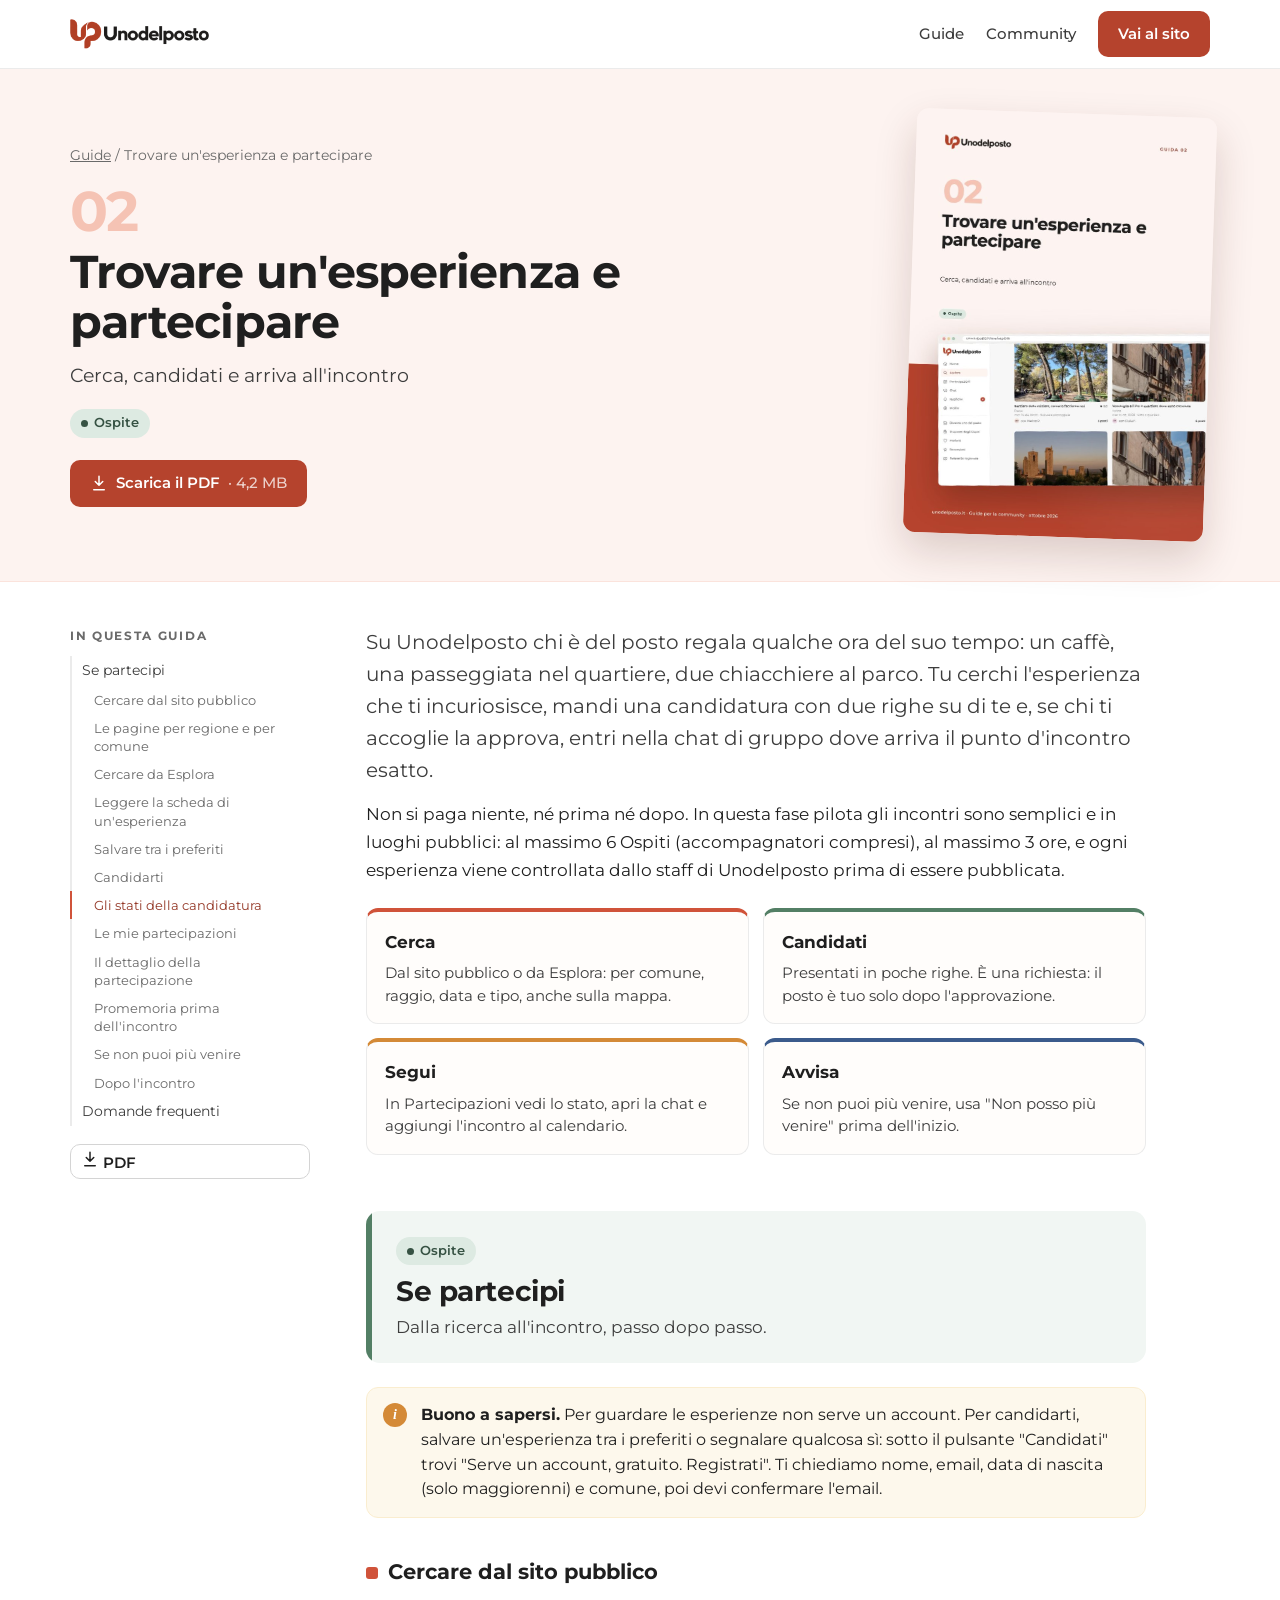
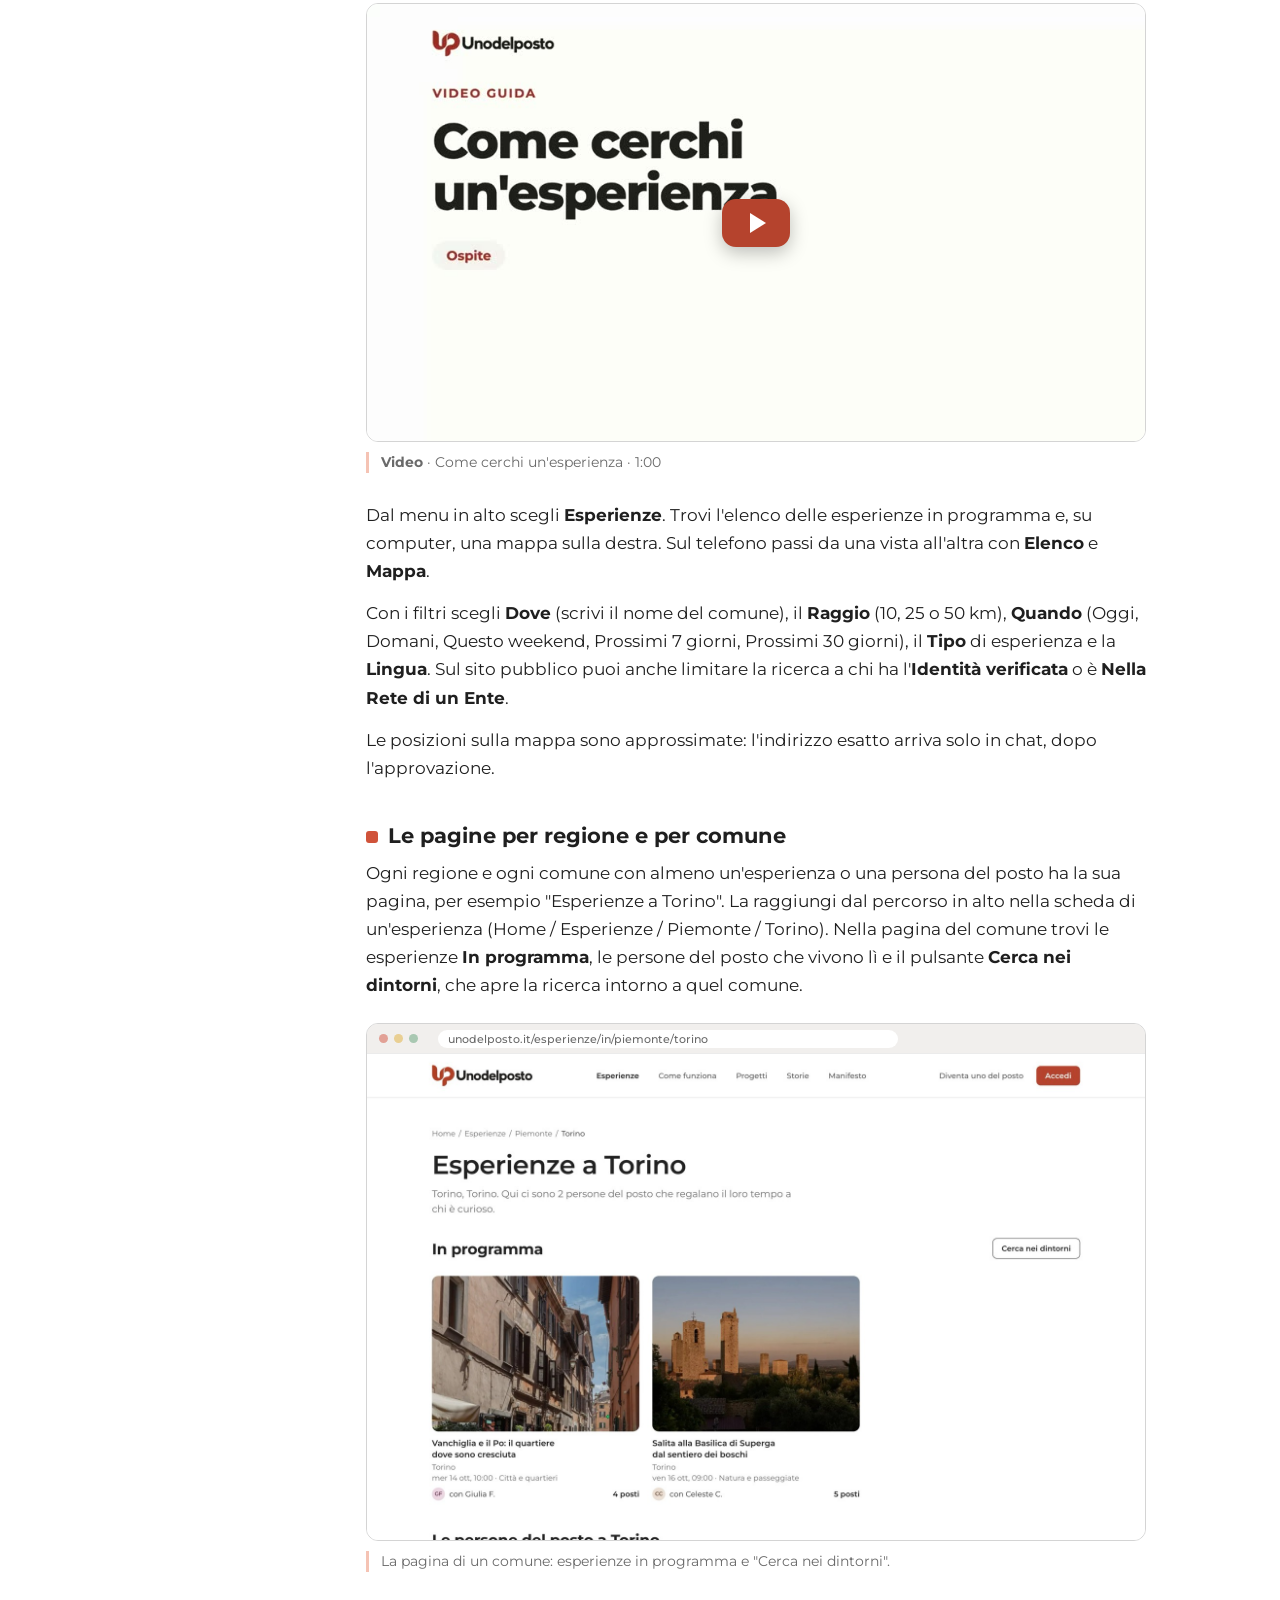
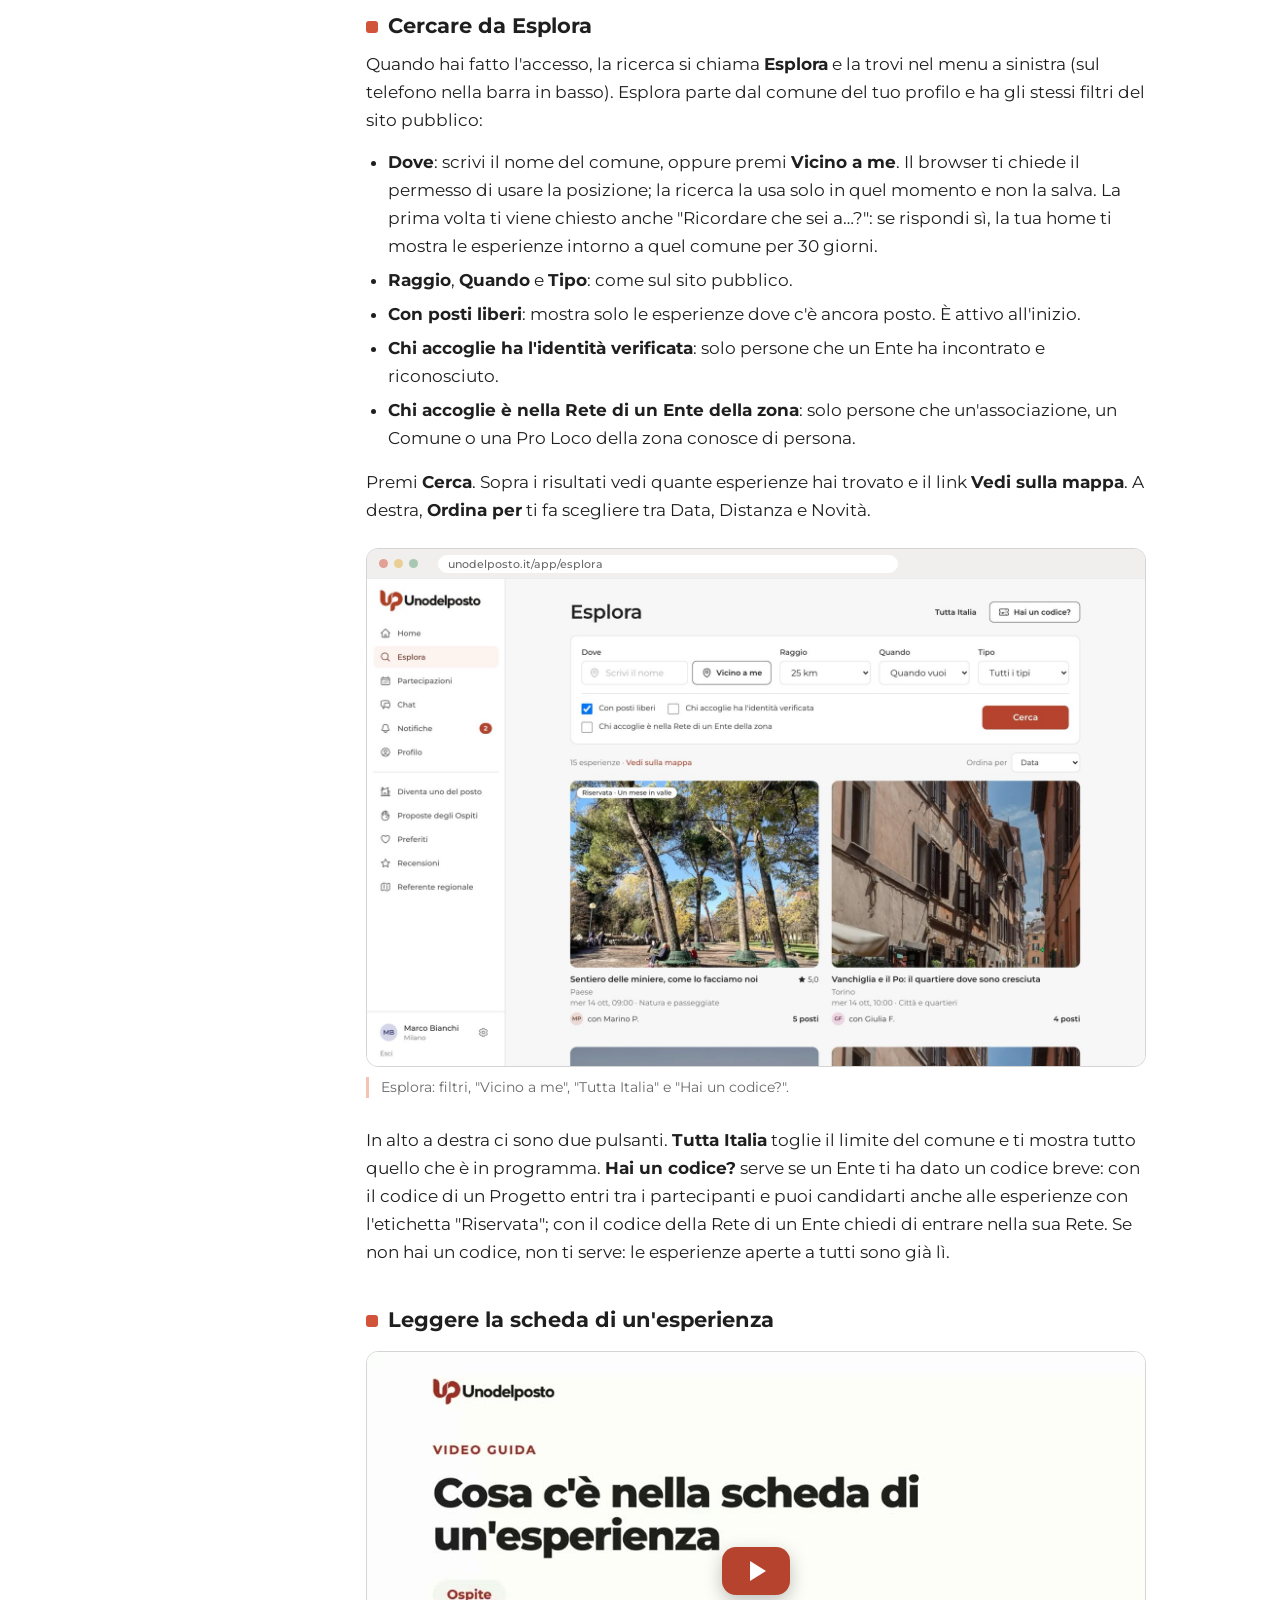
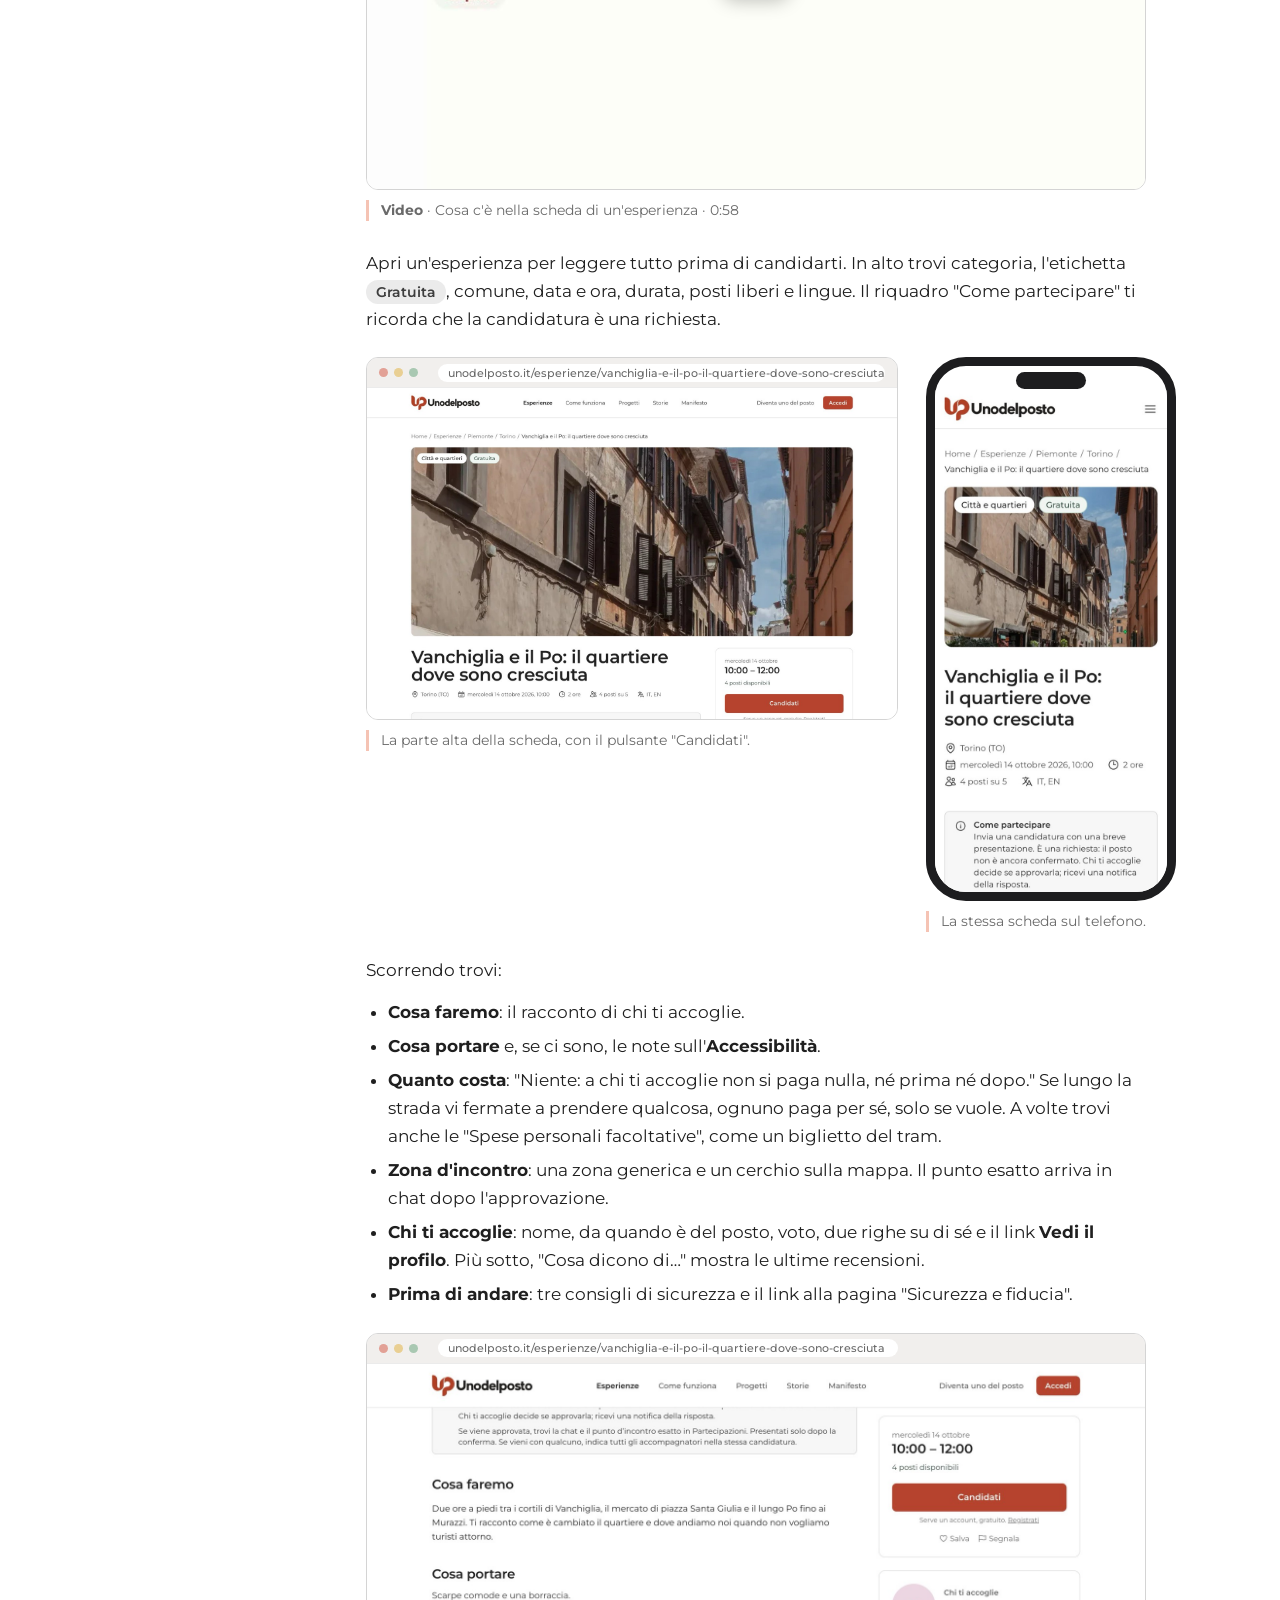
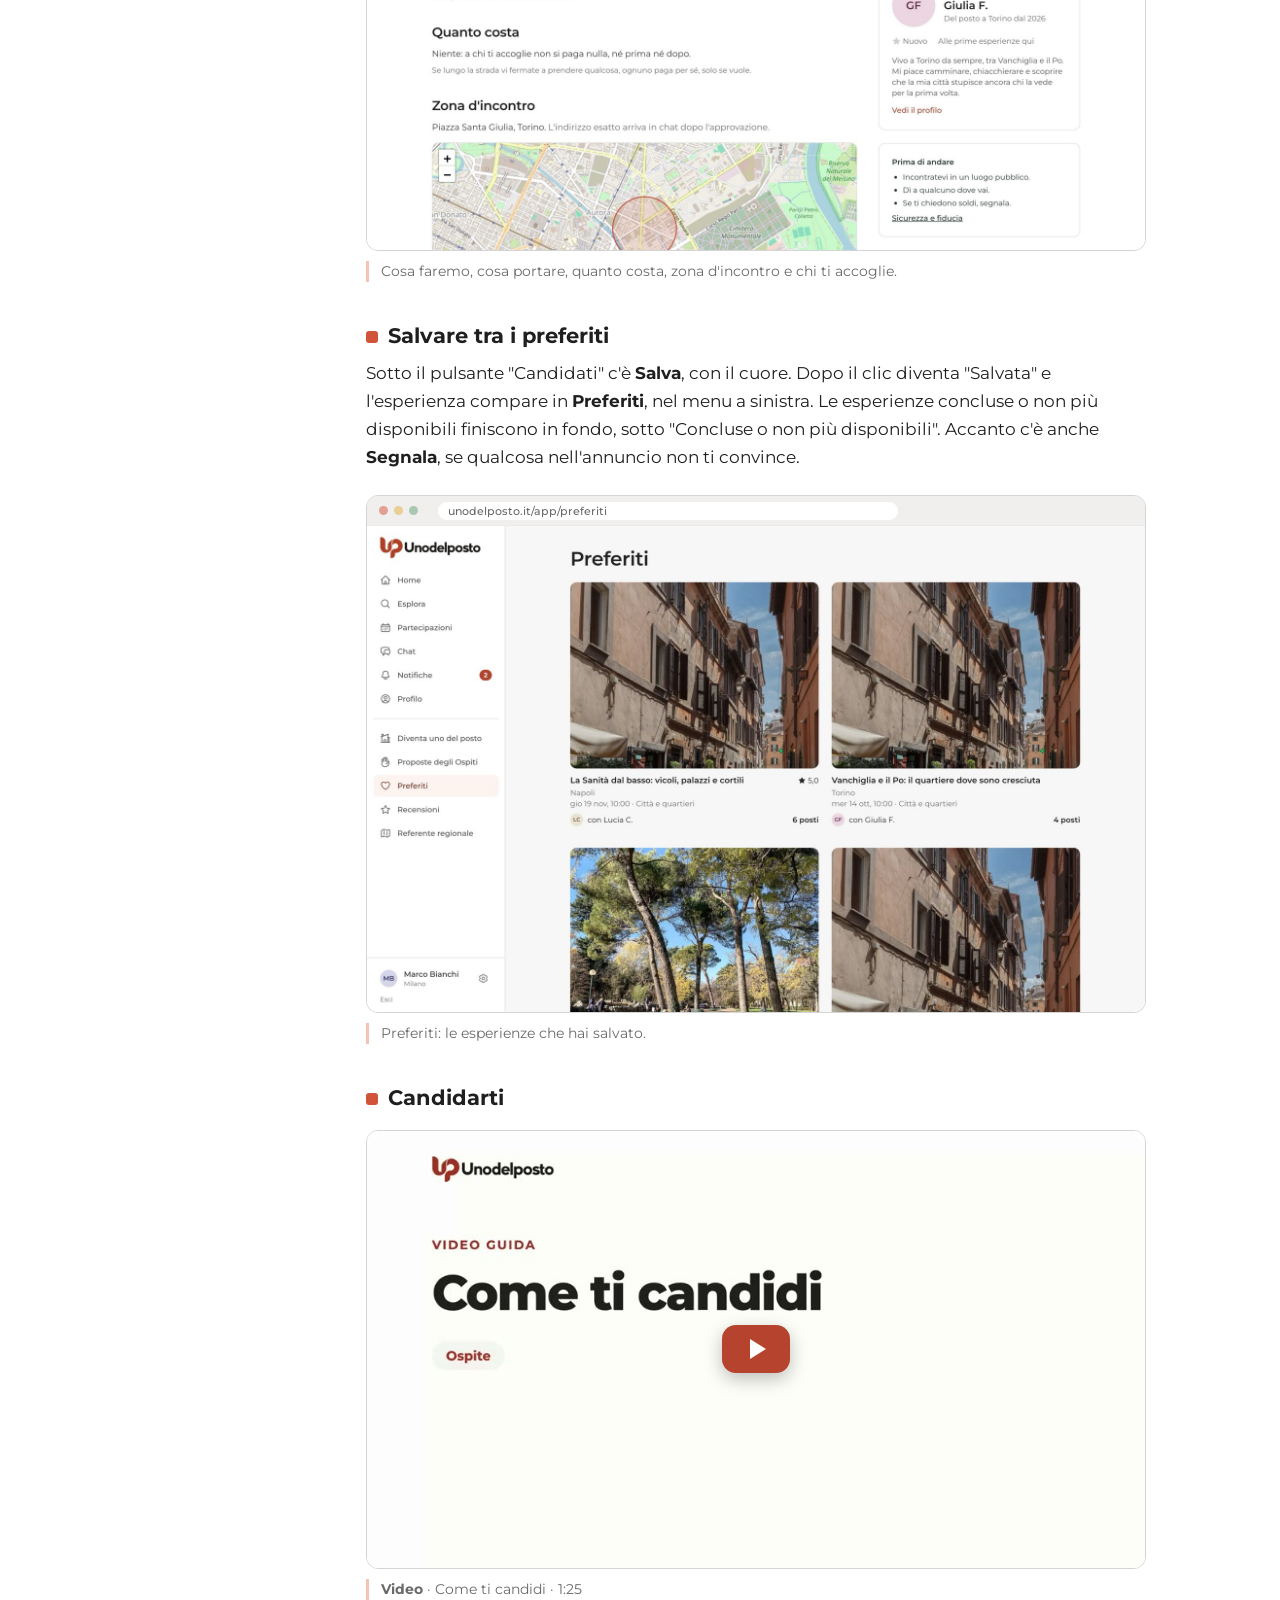
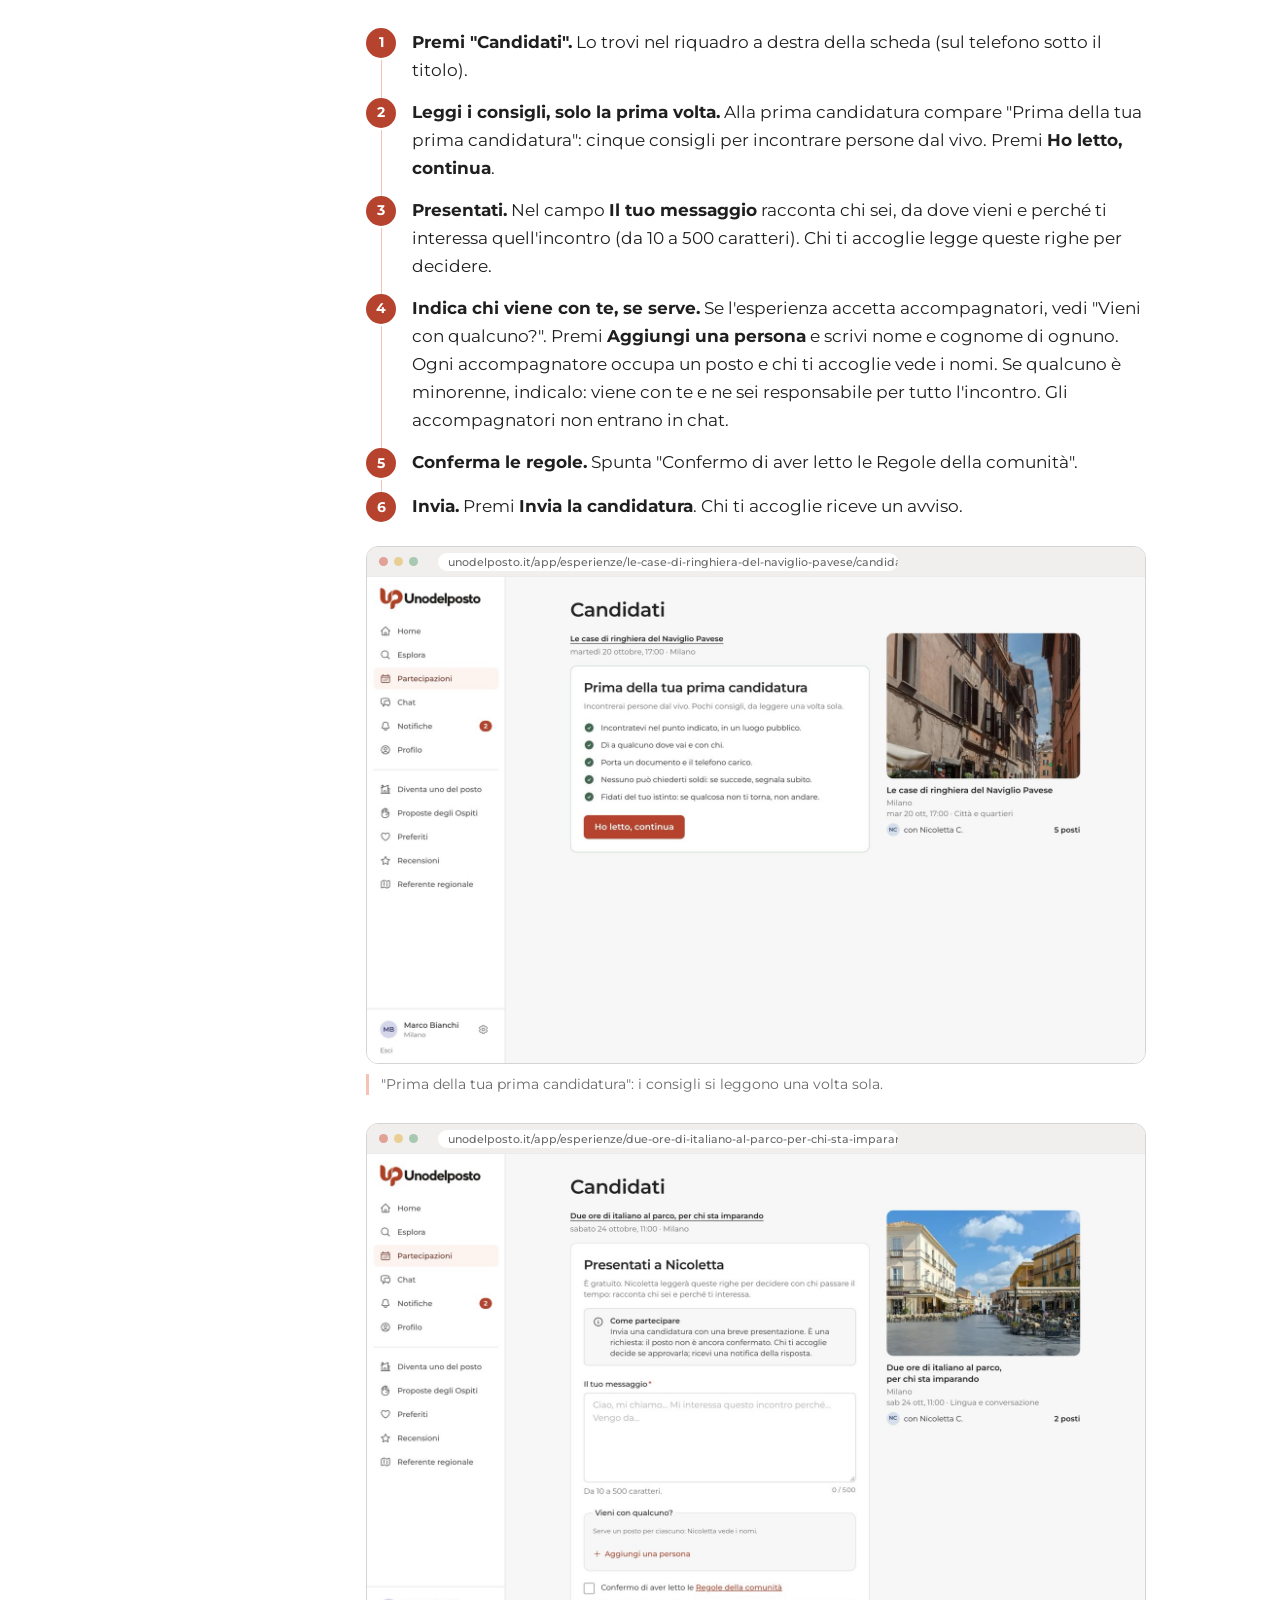
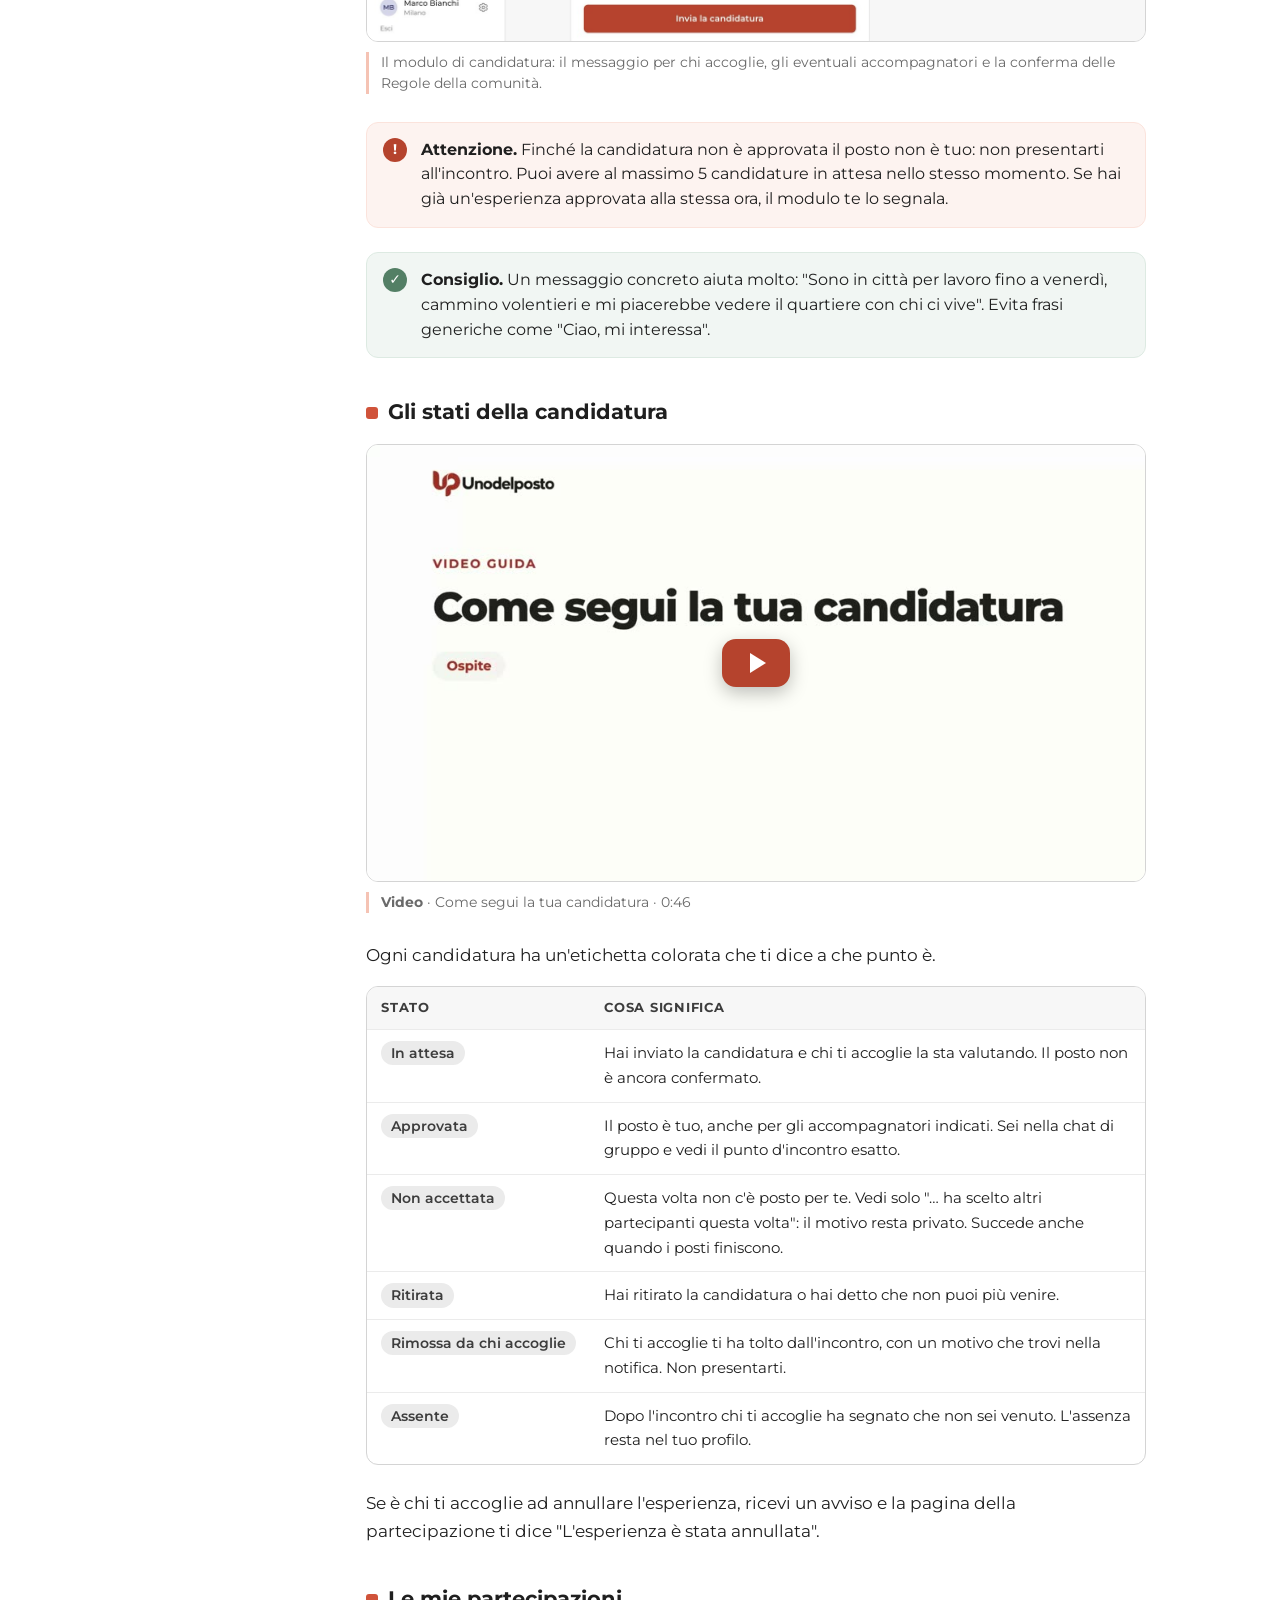
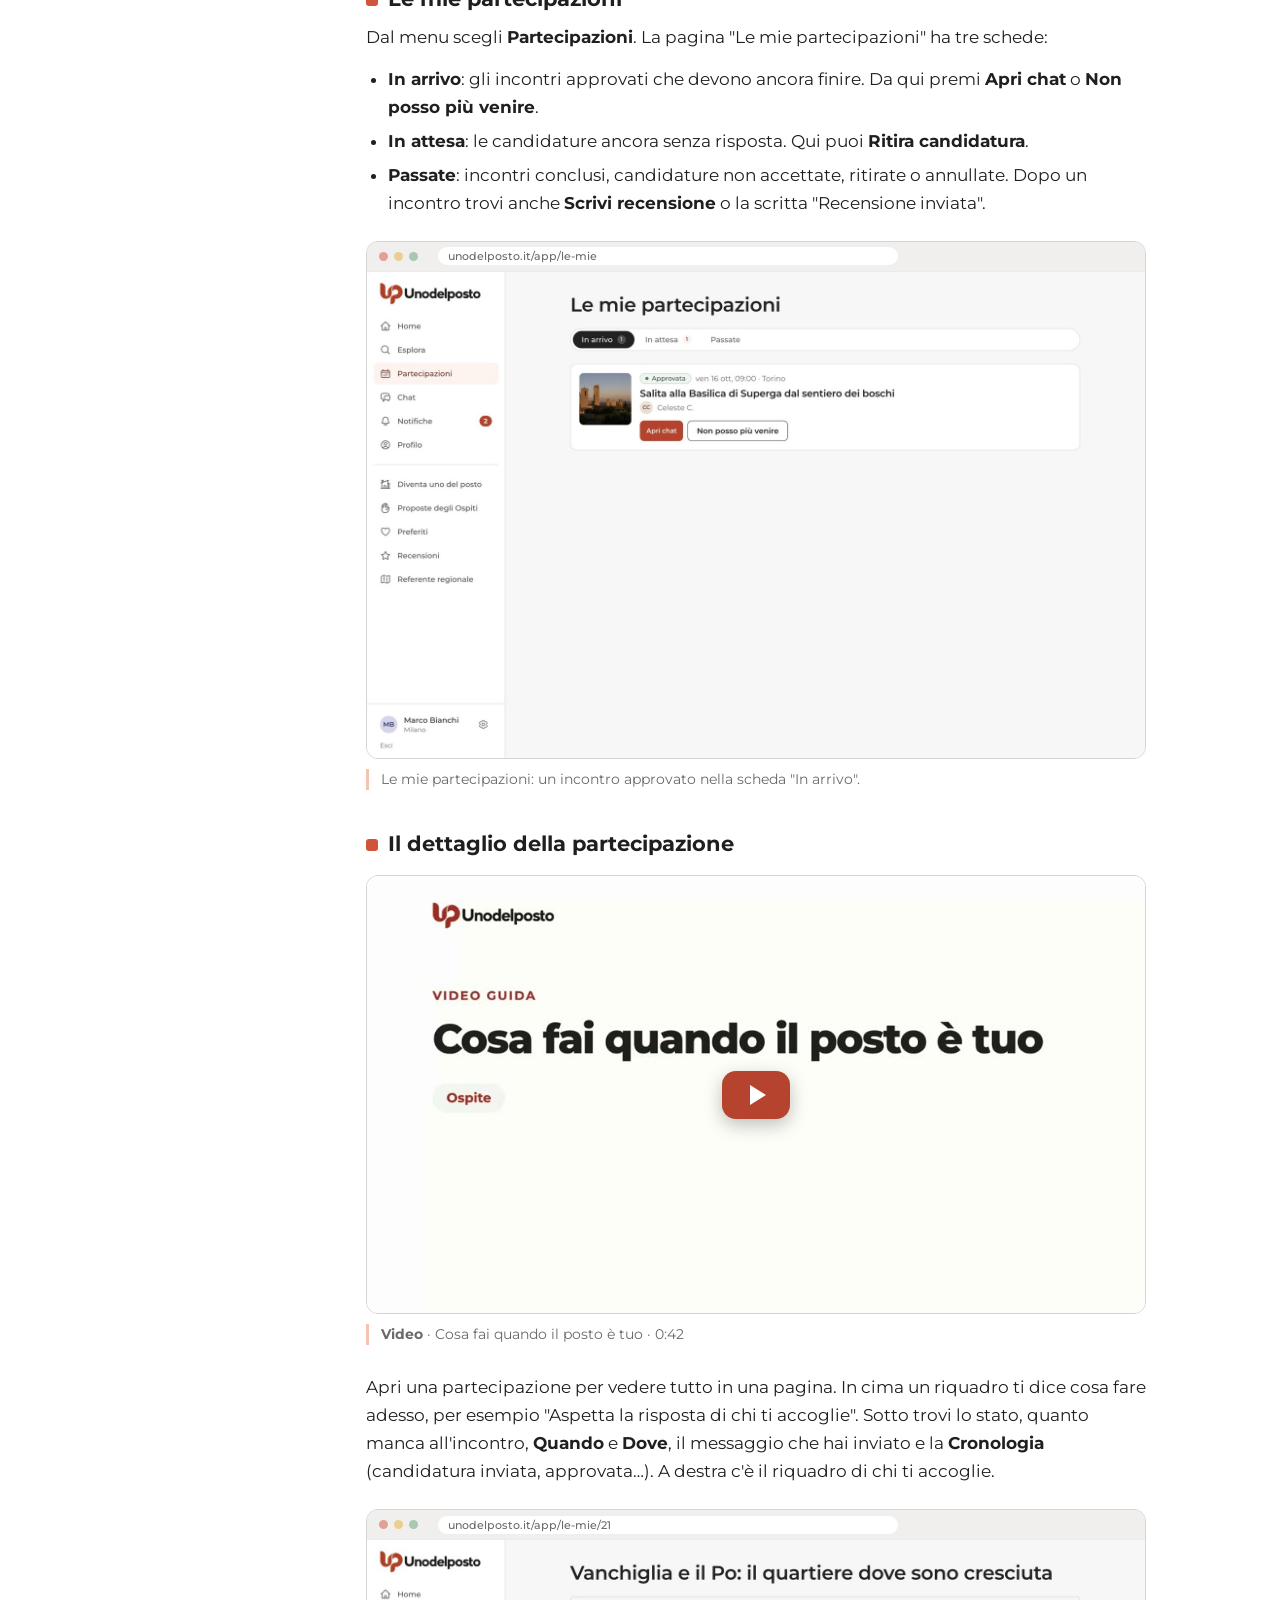
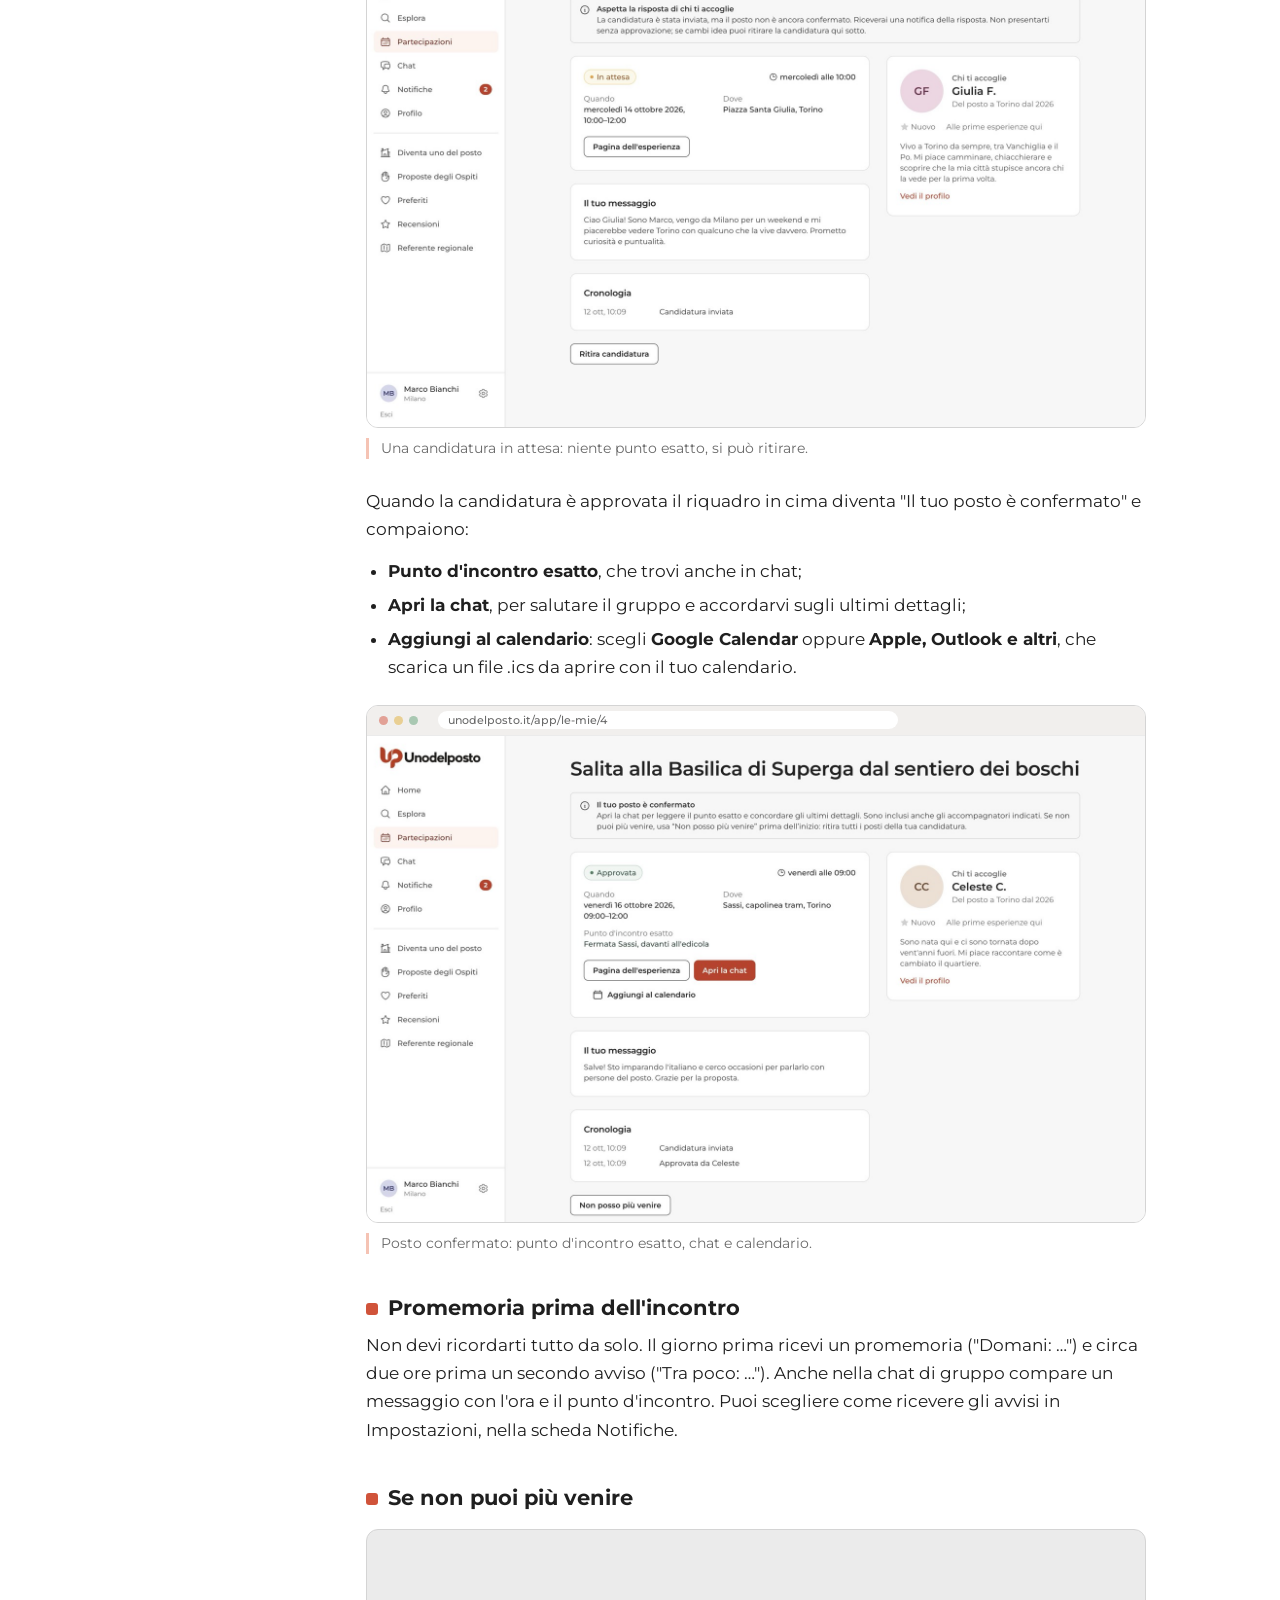
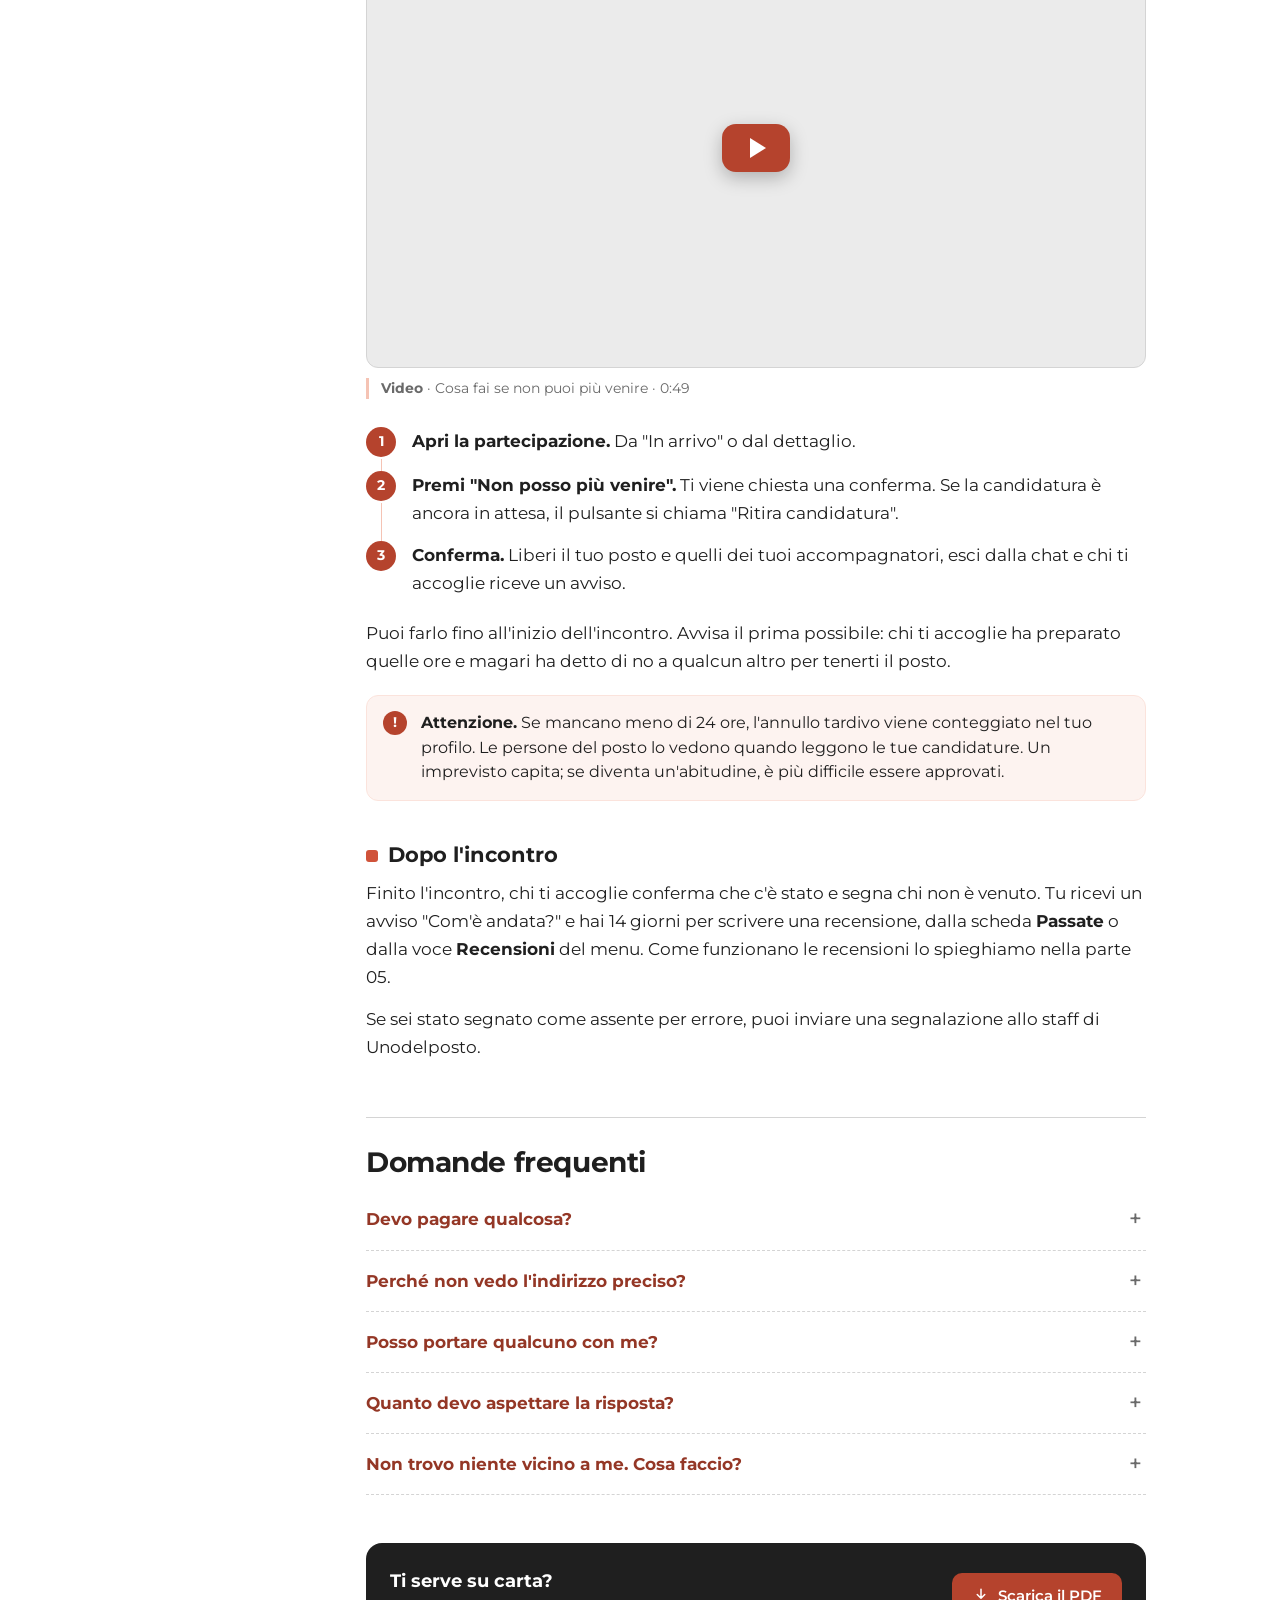
<file: docs/guide/02-trovare-e-partecipare/index.html>
<!doctype html>
<html lang="it">
<head>
<meta charset="utf-8">
<meta name="viewport" content="width=device-width, initial-scale=1">
<title>Trovare un'esperienza e partecipare · Guide di Unodelposto</title>
<meta name="description" content="Come cercare un'esperienza, leggere la scheda, candidarti, seguire la candidatura in Partecipazioni e arrivare preparato all'incontro.">
<meta property="og:title" content="Trovare un'esperienza e partecipare · Guide di Unodelposto">
<meta property="og:description" content="Come cercare un'esperienza, leggere la scheda, candidarti, seguire la candidatura in Partecipazioni e arrivare preparato all'incontro.">
<meta property="og:type" content="website">
<meta property="og:image" content="https://guide.unodelposto.it/guide/02-trovare-e-partecipare/copertina.jpg">
<meta name="theme-color" content="#b5432d">
<link rel="icon" href="../../assets/mark.png">
<link rel="preconnect" href="https://fonts.googleapis.com"><link rel="preconnect" href="https://fonts.gstatic.com" crossorigin>
<link href="https://fonts.googleapis.com/css2?family=Montserrat:ital,wght@0,400;0,500;0,600;0,700;1,400&display=swap" rel="stylesheet">
<link rel="stylesheet" href="../../assets/site.css">
</head>
<body>
<a class="skip" href="#contenuto">Vai al contenuto</a>
<header class="site-head"><div class="wrap">
  <a class="logo" href="../../index.html" aria-label="Guide di Unodelposto"><img src="../../assets/logo.png" alt="Unodelposto" width="139" height="30"></a>
  <nav><a href="../../index.html#guide">Guide</a><a href="https://github.com/ludovicopiccolo/unodelposto-community/discussions">Community</a><a class="btn" href="https://www.unodelposto.it">Vai al sito</a></nav>
</div></header>
<main id="contenuto">

<section class="ghero"><div class="wrap">
  <div>
    <div class="crumbs"><a href="../../index.html">Guide</a> / Trovare un'esperienza e partecipare</div>
    <div class="num">02</div>
    <h1>Trovare un'esperienza e partecipare</h1>
    <p class="sub">Cerca, candidati e arriva all'incontro</p>
    <div class="roles"><span class="role ospite">Ospite</span></div>
    <a class="btn" href="guida-trovare-e-partecipare.pdf" download><svg viewBox="0 0 24 24" fill="none" stroke="currentColor" stroke-width="2" stroke-linecap="round" stroke-linejoin="round" aria-hidden="true"><path d="M12 3v12m0 0-5-5m5 5 5-5M5 21h14"/></svg> Scarica il PDF <span style="opacity:.75;font-weight:500">· 4,2 MB</span></a>
  </div>
  <a class="cover" href="guida-trovare-e-partecipare.pdf" aria-hidden="true" tabindex="-1"><img src="copertina.jpg" alt="" width="300" height="424"></a>
</div></section>
<div class="wrap layout">
  <nav class="toc" aria-label="In questa guida"><p>In questa guida</p><ol><li><a href="#se-partecipi">Se partecipi</a></li><li><a href="#cercare-dal-sito-pubblico" class="sub">Cercare dal sito pubblico</a></li><li><a href="#le-pagine-per-regione-e-per-comune" class="sub">Le pagine per regione e per comune</a></li><li><a href="#cercare-da-esplora" class="sub">Cercare da Esplora</a></li><li><a href="#leggere-la-scheda-di-un-esperienza" class="sub">Leggere la scheda di un'esperienza</a></li><li><a href="#salvare-tra-i-preferiti" class="sub">Salvare tra i preferiti</a></li><li><a href="#candidarti" class="sub">Candidarti</a></li><li><a href="#gli-stati-della-candidatura" class="sub">Gli stati della candidatura</a></li><li><a href="#le-mie-partecipazioni" class="sub">Le mie partecipazioni</a></li><li><a href="#il-dettaglio-della-partecipazione" class="sub">Il dettaglio della partecipazione</a></li><li><a href="#promemoria-prima-dell-incontro" class="sub">Promemoria prima dell'incontro</a></li><li><a href="#se-non-puoi-piu-venire" class="sub">Se non puoi più venire</a></li><li><a href="#dopo-l-incontro" class="sub">Dopo l'incontro</a></li><li><a href="#domande-frequenti">Domande frequenti</a></li></ol>
    <div class="dl"><a class="btn ghost" href="guida-trovare-e-partecipare.pdf" download><svg viewBox="0 0 24 24" fill="none" stroke="currentColor" stroke-width="2" stroke-linecap="round" stroke-linejoin="round" aria-hidden="true"><path d="M12 3v12m0 0-5-5m5 5 5-5M5 21h14"/></svg> PDF</a></div></nav>
  <article>
<section class="intro">
  <p>Su Unodelposto chi è del posto regala qualche ora del suo tempo: un caffè, una passeggiata nel quartiere, due chiacchiere al parco. Tu cerchi l'esperienza che ti incuriosisce, mandi una candidatura con due righe su di te e, se chi ti accoglie la approva, entri nella chat di gruppo dove arriva il punto d'incontro esatto.</p>
  <p>Non si paga niente, né prima né dopo. In questa fase pilota gli incontri sono semplici e in luoghi pubblici: al massimo 6 Ospiti (accompagnatori compresi), al massimo 3 ore, e ogni esperienza viene controllata dallo staff di Unodelposto prima di essere pubblicata.</p>
  <div class="cards">
    <div class="card"><h4>Cerca</h4><p>Dal sito pubblico o da Esplora: per comune, raggio, data e tipo, anche sulla mappa.</p></div>
    <div class="card"><h4>Candidati</h4><p>Presentati in poche righe. È una richiesta: il posto è tuo solo dopo l'approvazione.</p></div>
    <div class="card"><h4>Segui</h4><p>In Partecipazioni vedi lo stato, apri la chat e aggiungi l'incontro al calendario.</p></div>
    <div class="card"><h4>Avvisa</h4><p>Se non puoi più venire, usa "Non posso più venire" prima dell'inizio.</p></div>
  </div>
</section>

<section>
  <div class="role-head" data-role="ospite"><span class="role ospite">Ospite</span><h2 id="se-partecipi">Se partecipi</h2><p>Dalla ricerca all'incontro, passo dopo passo.</p></div>

  <aside class="note"><strong>Buono a sapersi.</strong> Per guardare le esperienze non serve un account. Per candidarti, salvare un'esperienza tra i preferiti o segnalare qualcosa sì: sotto il pulsante "Candidati" trovi "Serve un account, gratuito. Registrati". Ti chiediamo nome, email, data di nascita (solo maggiorenni) e comune, poi devi confermare l'email.</aside>

  <h3 id="cercare-dal-sito-pubblico">Cercare dal sito pubblico</h3><figure class="yt"><a href="https://www.youtube.com/watch?v=2hU34UN5KJM" data-yt="2hU34UN5KJM" aria-label="Guarda il video: Come cerchi un'esperienza"><img src="../../guide/anteprime/02-01.jpg" alt="" loading="lazy" decoding="async"><span class="play" aria-hidden="true"></span></a><figcaption><strong>Video</strong> · Come cerchi un'esperienza · 1:00</figcaption></figure>
  <p>Dal menu in alto scegli <strong>Esperienze</strong>. Trovi l'elenco delle esperienze in programma e, su computer, una mappa sulla destra. Sul telefono passi da una vista all'altra con <strong>Elenco</strong> e <strong>Mappa</strong>.</p>
  <p>Con i filtri scegli <strong>Dove</strong> (scrivi il nome del comune), il <strong>Raggio</strong> (10, 25 o 50 km), <strong>Quando</strong> (Oggi, Domani, Questo weekend, Prossimi 7 giorni, Prossimi 30 giorni), il <strong>Tipo</strong> di esperienza e la <strong>Lingua</strong>. Sul sito pubblico puoi anche limitare la ricerca a chi ha l'<strong>Identità verificata</strong> o è <strong>Nella Rete di un Ente</strong>.</p>
  <p>Le posizioni sulla mappa sono approssimate: l'indirizzo esatto arriva solo in chat, dopo l'approvazione.</p>

  <h3 id="le-pagine-per-regione-e-per-comune">Le pagine per regione e per comune</h3>
  <p>Ogni regione e ogni comune con almeno un'esperienza o una persona del posto ha la sua pagina, per esempio "Esperienze a Torino". La raggiungi dal percorso in alto nella scheda di un'esperienza (Home / Esperienze / Piemonte / Torino). Nella pagina del comune trovi le esperienze <strong>In programma</strong>, le persone del posto che vivono lì e il pulsante <strong>Cerca nei dintorni</strong>, che apre la ricerca intorno a quel comune.</p>
  <figure class="shot"><div class="browser"><div class="bar"><i></i><i></i><i></i><b>unodelposto.it/esperienze/in/piemonte/torino</b></div><img src="../img/pub-comune.jpg" alt="La pagina di un comune: esperienze in programma e &quot;Cerca nei dintorni&quot;." loading="lazy" decoding="async"></div><figcaption>La pagina di un comune: esperienze in programma e "Cerca nei dintorni".</figcaption></figure>

  <h3 id="cercare-da-esplora">Cercare da Esplora</h3>
  <p>Quando hai fatto l'accesso, la ricerca si chiama <strong>Esplora</strong> e la trovi nel menu a sinistra (sul telefono nella barra in basso). Esplora parte dal comune del tuo profilo e ha gli stessi filtri del sito pubblico:</p>
  <ul>
    <li><strong>Dove</strong>: scrivi il nome del comune, oppure premi <strong>Vicino a me</strong>. Il browser ti chiede il permesso di usare la posizione; la ricerca la usa solo in quel momento e non la salva. La prima volta ti viene chiesto anche "Ricordare che sei a…?": se rispondi sì, la tua home ti mostra le esperienze intorno a quel comune per 30 giorni.</li>
    <li><strong>Raggio</strong>, <strong>Quando</strong> e <strong>Tipo</strong>: come sul sito pubblico.</li>
    <li><strong>Con posti liberi</strong>: mostra solo le esperienze dove c'è ancora posto. È attivo all'inizio.</li>
    <li><strong>Chi accoglie ha l'identità verificata</strong>: solo persone che un Ente ha incontrato e riconosciuto.</li>
    <li><strong>Chi accoglie è nella Rete di un Ente della zona</strong>: solo persone che un'associazione, un Comune o una Pro Loco della zona conosce di persona.</li>
  </ul>
  <p>Premi <strong>Cerca</strong>. Sopra i risultati vedi quante esperienze hai trovato e il link <strong>Vedi sulla mappa</strong>. A destra, <strong>Ordina per</strong> ti fa scegliere tra Data, Distanza e Novità.</p>
  <figure class="shot"><div class="browser"><div class="bar"><i></i><i></i><i></i><b>unodelposto.it/app/esplora</b></div><img src="../img/g-esplora.jpg" alt="Esplora: filtri, &quot;Vicino a me&quot;, &quot;Tutta Italia&quot; e &quot;Hai un codice?&quot;." loading="lazy" decoding="async"></div><figcaption>Esplora: filtri, "Vicino a me", "Tutta Italia" e "Hai un codice?".</figcaption></figure>
  <p>In alto a destra ci sono due pulsanti. <strong>Tutta Italia</strong> toglie il limite del comune e ti mostra tutto quello che è in programma. <strong>Hai un codice?</strong> serve se un Ente ti ha dato un codice breve: con il codice di un Progetto entri tra i partecipanti e puoi candidarti anche alle esperienze con l'etichetta "Riservata"; con il codice della Rete di un Ente chiedi di entrare nella sua Rete. Se non hai un codice, non ti serve: le esperienze aperte a tutti sono già lì.</p>

  <h3 id="leggere-la-scheda-di-un-esperienza">Leggere la scheda di un'esperienza</h3><figure class="yt"><a href="https://www.youtube.com/watch?v=GgDItwjRGaU" data-yt="GgDItwjRGaU" aria-label="Guarda il video: Cosa c'è nella scheda di un'esperienza"><img src="../../guide/anteprime/02-02.jpg" alt="" loading="lazy" decoding="async"><span class="play" aria-hidden="true"></span></a><figcaption><strong>Video</strong> · Cosa c'è nella scheda di un'esperienza · 0:58</figcaption></figure>
  <p>Apri un'esperienza per leggere tutto prima di candidarti. In alto trovi categoria, l'etichetta <span class="pill">Gratuita</span>, comune, data e ora, durata, posti liberi e lingue. Il riquadro "Come partecipare" ti ricorda che la candidatura è una richiesta.</p>
  <div class="pair">
    <figure class="shot"><div class="browser"><div class="bar"><i></i><i></i><i></i><b>unodelposto.it/esperienze/vanchiglia-e-il-po-il-quartiere-dove-sono-cresciuta</b></div><img src="../img/pub-esperienza.jpg" alt="La parte alta della scheda, con il pulsante &quot;Candidati&quot;." loading="lazy" decoding="async"></div><figcaption>La parte alta della scheda, con il pulsante "Candidati".</figcaption></figure>
    <figure class="shot phone"><div class="device"><img src="../img/m-esperienza.jpg" alt="La stessa scheda sul telefono." loading="lazy" decoding="async"></div><figcaption>La stessa scheda sul telefono.</figcaption></figure>
  </div>
  <p>Scorrendo trovi:</p>
  <ul>
    <li><strong>Cosa faremo</strong>: il racconto di chi ti accoglie.</li>
    <li><strong>Cosa portare</strong> e, se ci sono, le note sull'<strong>Accessibilità</strong>.</li>
    <li><strong>Quanto costa</strong>: "Niente: a chi ti accoglie non si paga nulla, né prima né dopo." Se lungo la strada vi fermate a prendere qualcosa, ognuno paga per sé, solo se vuole. A volte trovi anche le "Spese personali facoltative", come un biglietto del tram.</li>
    <li><strong>Zona d'incontro</strong>: una zona generica e un cerchio sulla mappa. Il punto esatto arriva in chat dopo l'approvazione.</li>
    <li><strong>Chi ti accoglie</strong>: nome, da quando è del posto, voto, due righe su di sé e il link <strong>Vedi il profilo</strong>. Più sotto, "Cosa dicono di…" mostra le ultime recensioni.</li>
    <li><strong>Prima di andare</strong>: tre consigli di sicurezza e il link alla pagina "Sicurezza e fiducia".</li>
  </ul>
  <figure class="shot"><div class="browser"><div class="bar"><i></i><i></i><i></i><b>unodelposto.it/esperienze/vanchiglia-e-il-po-il-quartiere-dove-sono-cresciuta</b></div><img src="../img/pub-esperienza-dettagli.jpg" alt="Cosa faremo, cosa portare, quanto costa, zona d'incontro e chi ti accoglie." loading="lazy" decoding="async"></div><figcaption>Cosa faremo, cosa portare, quanto costa, zona d'incontro e chi ti accoglie.</figcaption></figure>

  <h3 id="salvare-tra-i-preferiti">Salvare tra i preferiti</h3>
  <p>Sotto il pulsante "Candidati" c'è <strong>Salva</strong>, con il cuore. Dopo il clic diventa "Salvata" e l'esperienza compare in <strong>Preferiti</strong>, nel menu a sinistra. Le esperienze concluse o non più disponibili finiscono in fondo, sotto "Concluse o non più disponibili". Accanto c'è anche <strong>Segnala</strong>, se qualcosa nell'annuncio non ti convince.</p>
  <figure class="shot"><div class="browser"><div class="bar"><i></i><i></i><i></i><b>unodelposto.it/app/preferiti</b></div><img src="../img/g-preferiti.jpg" alt="Preferiti: le esperienze che hai salvato." loading="lazy" decoding="async"></div><figcaption>Preferiti: le esperienze che hai salvato.</figcaption></figure>

  <h3 id="candidarti">Candidarti</h3><figure class="yt"><a href="https://www.youtube.com/watch?v=oN1ueFAEs-Q" data-yt="oN1ueFAEs-Q" aria-label="Guarda il video: Come ti candidi"><img src="../../guide/anteprime/02-03.jpg" alt="" loading="lazy" decoding="async"><span class="play" aria-hidden="true"></span></a><figcaption><strong>Video</strong> · Come ti candidi · 1:25</figcaption></figure>
  <ol class="steps">
    <li><strong>Premi "Candidati".</strong> Lo trovi nel riquadro a destra della scheda (sul telefono sotto il titolo).</li>
    <li><strong>Leggi i consigli, solo la prima volta.</strong> Alla prima candidatura compare "Prima della tua prima candidatura": cinque consigli per incontrare persone dal vivo. Premi <strong>Ho letto, continua</strong>.</li>
    <li><strong>Presentati.</strong> Nel campo <strong>Il tuo messaggio</strong> racconta chi sei, da dove vieni e perché ti interessa quell'incontro (da 10 a 500 caratteri). Chi ti accoglie legge queste righe per decidere.</li>
    <li><strong>Indica chi viene con te, se serve.</strong> Se l'esperienza accetta accompagnatori, vedi "Vieni con qualcuno?". Premi <strong>Aggiungi una persona</strong> e scrivi nome e cognome di ognuno. Ogni accompagnatore occupa un posto e chi ti accoglie vede i nomi. Se qualcuno è minorenne, indicalo: viene con te e ne sei responsabile per tutto l'incontro. Gli accompagnatori non entrano in chat.</li>
    <li><strong>Conferma le regole.</strong> Spunta "Confermo di aver letto le Regole della comunità".</li>
    <li><strong>Invia.</strong> Premi <strong>Invia la candidatura</strong>. Chi ti accoglie riceve un avviso.</li>
  </ol>
  <figure class="shot"><div class="browser"><div class="bar"><i></i><i></i><i></i><b>unodelposto.it/app/esperienze/le-case-di-ringhiera-del-naviglio-pavese/candidati</b></div><img src="../img/g-candidati.jpg" alt="&quot;Prima della tua prima candidatura&quot;: i consigli si leggono una volta sola." loading="lazy" decoding="async"></div><figcaption>"Prima della tua prima candidatura": i consigli si leggono una volta sola.</figcaption></figure>
  <figure class="shot"><div class="browser"><div class="bar"><i></i><i></i><i></i><b>unodelposto.it/app/esperienze/due-ore-di-italiano-al-parco-per-chi-sta-imparando/candidati</b></div><img src="../img/g-candidatura-modulo.jpg" alt="Il modulo di candidatura: il messaggio per chi accoglie, gli eventuali accompagnatori e la conferma delle Regole della comunità." loading="lazy" decoding="async"></div><figcaption>Il modulo di candidatura: il messaggio per chi accoglie, gli eventuali accompagnatori e la conferma delle Regole della comunità.</figcaption></figure>
  <aside class="warn"><strong>Attenzione.</strong> Finché la candidatura non è approvata il posto non è tuo: non presentarti all'incontro. Puoi avere al massimo 5 candidature in attesa nello stesso momento. Se hai già un'esperienza approvata alla stessa ora, il modulo te lo segnala.</aside>
  <aside class="tip"><strong>Consiglio.</strong> Un messaggio concreto aiuta molto: "Sono in città per lavoro fino a venerdì, cammino volentieri e mi piacerebbe vedere il quartiere con chi ci vive". Evita frasi generiche come "Ciao, mi interessa".</aside>

  <h3 id="gli-stati-della-candidatura">Gli stati della candidatura</h3><figure class="yt"><a href="https://www.youtube.com/watch?v=bj-qykka114" data-yt="bj-qykka114" aria-label="Guarda il video: Come segui la tua candidatura"><img src="../../guide/anteprime/02-05.jpg" alt="" loading="lazy" decoding="async"><span class="play" aria-hidden="true"></span></a><figcaption><strong>Video</strong> · Come segui la tua candidatura · 0:46</figcaption></figure>
  <p>Ogni candidatura ha un'etichetta colorata che ti dice a che punto è.</p>
  <div class="table-wrap"><table class="table">
    <thead><tr><th>Stato</th><th>Cosa significa</th></tr></thead>
    <tbody>
      <tr><td><span class="pill">In attesa</span></td><td>Hai inviato la candidatura e chi ti accoglie la sta valutando. Il posto non è ancora confermato.</td></tr>
      <tr><td><span class="pill">Approvata</span></td><td>Il posto è tuo, anche per gli accompagnatori indicati. Sei nella chat di gruppo e vedi il punto d'incontro esatto.</td></tr>
      <tr><td><span class="pill">Non accettata</span></td><td>Questa volta non c'è posto per te. Vedi solo "… ha scelto altri partecipanti questa volta": il motivo resta privato. Succede anche quando i posti finiscono.</td></tr>
      <tr><td><span class="pill">Ritirata</span></td><td>Hai ritirato la candidatura o hai detto che non puoi più venire.</td></tr>
      <tr><td><span class="pill">Rimossa da chi accoglie</span></td><td>Chi ti accoglie ti ha tolto dall'incontro, con un motivo che trovi nella notifica. Non presentarti.</td></tr>
      <tr><td><span class="pill">Assente</span></td><td>Dopo l'incontro chi ti accoglie ha segnato che non sei venuto. L'assenza resta nel tuo profilo.</td></tr>
    </tbody>
  </table></div>
  <p>Se è chi ti accoglie ad annullare l'esperienza, ricevi un avviso e la pagina della partecipazione ti dice "L'esperienza è stata annullata".</p>

  <div class="pagebreak"></div>

  <h3 id="le-mie-partecipazioni">Le mie partecipazioni</h3>
  <p>Dal menu scegli <strong>Partecipazioni</strong>. La pagina "Le mie partecipazioni" ha tre schede:</p>
  <ul>
    <li><strong>In arrivo</strong>: gli incontri approvati che devono ancora finire. Da qui premi <strong>Apri chat</strong> o <strong>Non posso più venire</strong>.</li>
    <li><strong>In attesa</strong>: le candidature ancora senza risposta. Qui puoi <strong>Ritira candidatura</strong>.</li>
    <li><strong>Passate</strong>: incontri conclusi, candidature non accettate, ritirate o annullate. Dopo un incontro trovi anche <strong>Scrivi recensione</strong> o la scritta "Recensione inviata".</li>
  </ul>
  <figure class="shot"><div class="browser"><div class="bar"><i></i><i></i><i></i><b>unodelposto.it/app/le-mie</b></div><img src="../img/g-partecipazioni.jpg" alt="Le mie partecipazioni: un incontro approvato nella scheda &quot;In arrivo&quot;." loading="lazy" decoding="async"></div><figcaption>Le mie partecipazioni: un incontro approvato nella scheda "In arrivo".</figcaption></figure>

  <h3 id="il-dettaglio-della-partecipazione">Il dettaglio della partecipazione</h3><figure class="yt"><a href="https://www.youtube.com/watch?v=E1gRahu8z8k" data-yt="E1gRahu8z8k" aria-label="Guarda il video: Cosa fai quando il posto è tuo"><img src="../../guide/anteprime/02-06.jpg" alt="" loading="lazy" decoding="async"><span class="play" aria-hidden="true"></span></a><figcaption><strong>Video</strong> · Cosa fai quando il posto è tuo · 0:42</figcaption></figure>
  <p>Apri una partecipazione per vedere tutto in una pagina. In cima un riquadro ti dice cosa fare adesso, per esempio "Aspetta la risposta di chi ti accoglie". Sotto trovi lo stato, quanto manca all'incontro, <strong>Quando</strong> e <strong>Dove</strong>, il messaggio che hai inviato e la <strong>Cronologia</strong> (candidatura inviata, approvata…). A destra c'è il riquadro di chi ti accoglie.</p>
  <figure class="shot"><div class="browser"><div class="bar"><i></i><i></i><i></i><b>unodelposto.it/app/le-mie/21</b></div><img src="../img/g-partecipazione.jpg" alt="Una candidatura in attesa: niente punto esatto, si può ritirare." loading="lazy" decoding="async"></div><figcaption>Una candidatura in attesa: niente punto esatto, si può ritirare.</figcaption></figure>
  <p>Quando la candidatura è approvata il riquadro in cima diventa "Il tuo posto è confermato" e compaiono:</p>
  <ul>
    <li><strong>Punto d'incontro esatto</strong>, che trovi anche in chat;</li>
    <li><strong>Apri la chat</strong>, per salutare il gruppo e accordarvi sugli ultimi dettagli;</li>
    <li><strong>Aggiungi al calendario</strong>: scegli <strong>Google Calendar</strong> oppure <strong>Apple, Outlook e altri</strong>, che scarica un file .ics da aprire con il tuo calendario.</li>
  </ul>
  <figure class="shot"><div class="browser"><div class="bar"><i></i><i></i><i></i><b>unodelposto.it/app/le-mie/4</b></div><img src="../img/g-partecipazione-confermata.jpg" alt="Posto confermato: punto d'incontro esatto, chat e calendario." loading="lazy" decoding="async"></div><figcaption>Posto confermato: punto d'incontro esatto, chat e calendario.</figcaption></figure>

  <h3 id="promemoria-prima-dell-incontro">Promemoria prima dell'incontro</h3>
  <p>Non devi ricordarti tutto da solo. Il giorno prima ricevi un promemoria ("Domani: …") e circa due ore prima un secondo avviso ("Tra poco: …"). Anche nella chat di gruppo compare un messaggio con l'ora e il punto d'incontro. Puoi scegliere come ricevere gli avvisi in Impostazioni, nella scheda Notifiche.</p>

  <h3 id="se-non-puoi-piu-venire">Se non puoi più venire</h3><figure class="yt"><a href="https://www.youtube.com/watch?v=YPImRIfTHdE" data-yt="YPImRIfTHdE" aria-label="Guarda il video: Cosa fai se non puoi più venire"><img src="../../guide/anteprime/02-07.jpg" alt="" loading="lazy" decoding="async"><span class="play" aria-hidden="true"></span></a><figcaption><strong>Video</strong> · Cosa fai se non puoi più venire · 0:49</figcaption></figure>
  <ol class="steps">
    <li><strong>Apri la partecipazione.</strong> Da "In arrivo" o dal dettaglio.</li>
    <li><strong>Premi "Non posso più venire".</strong> Ti viene chiesta una conferma. Se la candidatura è ancora in attesa, il pulsante si chiama "Ritira candidatura".</li>
    <li><strong>Conferma.</strong> Liberi il tuo posto e quelli dei tuoi accompagnatori, esci dalla chat e chi ti accoglie riceve un avviso.</li>
  </ol>
  <p>Puoi farlo fino all'inizio dell'incontro. Avvisa il prima possibile: chi ti accoglie ha preparato quelle ore e magari ha detto di no a qualcun altro per tenerti il posto.</p>
  <aside class="warn"><strong>Attenzione.</strong> Se mancano meno di 24 ore, l'annullo tardivo viene conteggiato nel tuo profilo. Le persone del posto lo vedono quando leggono le tue candidature. Un imprevisto capita; se diventa un'abitudine, è più difficile essere approvati.</aside>

  <h3 id="dopo-l-incontro">Dopo l'incontro</h3>
  <p>Finito l'incontro, chi ti accoglie conferma che c'è stato e segna chi non è venuto. Tu ricevi un avviso "Com'è andata?" e hai 14 giorni per scrivere una recensione, dalla scheda <strong>Passate</strong> o dalla voce <strong>Recensioni</strong> del menu. Come funzionano le recensioni lo spieghiamo nella parte 05.</p>
  <p>Se sei stato segnato come assente per errore, puoi inviare una segnalazione allo staff di Unodelposto.</p>
</section>

<section class="faq-section">
  <h2 id="domande-frequenti">Domande frequenti</h2>
  <details class="faq"><summary>Devo pagare qualcosa?</summary><p>No. A chi ti accoglie non si paga nulla, né prima né dopo. Se qualcuno ti chiede soldi, usa "Segnala" e scegli "Mi è stato chiesto denaro".</p></details>
  <details class="faq"><summary>Perché non vedo l'indirizzo preciso?</summary><p>Per la sicurezza di tutti, prima dell'approvazione vedi solo la zona. Il punto esatto compare nella partecipazione e in chat quando la candidatura è approvata.</p></details>
  <details class="faq"><summary>Posso portare qualcuno con me?</summary><p>Sì, se l'esperienza lo prevede: lo vedi nel modulo di candidatura alla voce "Vieni con qualcuno?". Indica il nome di ogni persona. Ognuna occupa un posto.</p></details>
  <details class="faq"><summary>Quanto devo aspettare la risposta?</summary><p>Dipende da chi ti accoglie. Quando risponde ricevi una notifica. Intanto puoi candidarti ad altre esperienze, fino a 5 candidature in attesa.</p></details>
  <details class="faq"><summary>Non trovo niente vicino a me. Cosa faccio?</summary><p>Allarga il raggio o premi "Tutta Italia". Puoi anche scrivere una Proposta dell'Ospite e raccontare cosa ti piacerebbe fare: le persone del posto di quel comune possono candidarsi.</p></details>
</section>
    <div class="dlbox"><div><h4>Ti serve su carta?</h4><p>La stessa guida in PDF, da stampare o inviare.</p></div><a class="btn" href="guida-trovare-e-partecipare.pdf" download><svg viewBox="0 0 24 24" fill="none" stroke="currentColor" stroke-width="2" stroke-linecap="round" stroke-linejoin="round" aria-hidden="true"><path d="M12 3v12m0 0-5-5m5 5 5-5M5 21h14"/></svg> Scarica il PDF</a></div>
    <nav class="pager" aria-label="Altre guide">
      <a class="prev" href="../01-primi-passi/index.html"><small>← Guida precedente</small>Primi passi</a>
      <a class="next" href="../03-proporre-esperienze/index.html"><small>Guida successiva →</small>Proporre un'esperienza</a>
    </nav>
  </article>
</div>
<script>
// Evidenzia nell'indice la sezione che stai leggendo
(() => {
  const links = [...document.querySelectorAll('.toc a[href^="#"]')];
  const map = new Map(links.map(a => [a.getAttribute('href').slice(1), a]));
  const io = new IntersectionObserver(es => es.forEach(e => { if (e.isIntersecting) { links.forEach(a => a.classList.remove('on')); map.get(e.target.id)?.classList.add('on'); } }), { rootMargin: '-90px 0px -70% 0px' });
  document.querySelectorAll('article h2[id], article h3[id]').forEach(h => io.observe(h));
})();
</script><script>
// Video: al clic l'anteprima diventa il player di YouTube
document.querySelectorAll('a[data-yt]').forEach(a => a.addEventListener('click', e => {
  e.preventDefault();
  const f = document.createElement('iframe');
  f.src = 'https://www.youtube-nocookie.com/embed/' + a.dataset.yt + '?autoplay=1&rel=0';
  f.title = a.getAttribute('aria-label'); f.allow = 'autoplay; encrypted-media; picture-in-picture; fullscreen'; f.allowFullscreen = true;
  a.replaceWith(f);
}));
</script>
</main>
<footer class="site-foot"><div class="wrap">
  <img src="../../assets/mark.png" alt="" width="34" height="34">
  <div>Guide di Unodelposto · aggiornate a ottobre 2026<br>Gli screenshot mostrano dati dimostrativi: nomi, luoghi ed Enti sono di fantasia.</div>
  <div><a href="https://www.unodelposto.it">unodelposto.it</a> · <a href="https://github.com/ludovicopiccolo/unodelposto-community">GitHub</a> · <a href="mailto:info@unodelposto.it">info@unodelposto.it</a></div>
</div></footer>
</body>
</html>
</file>
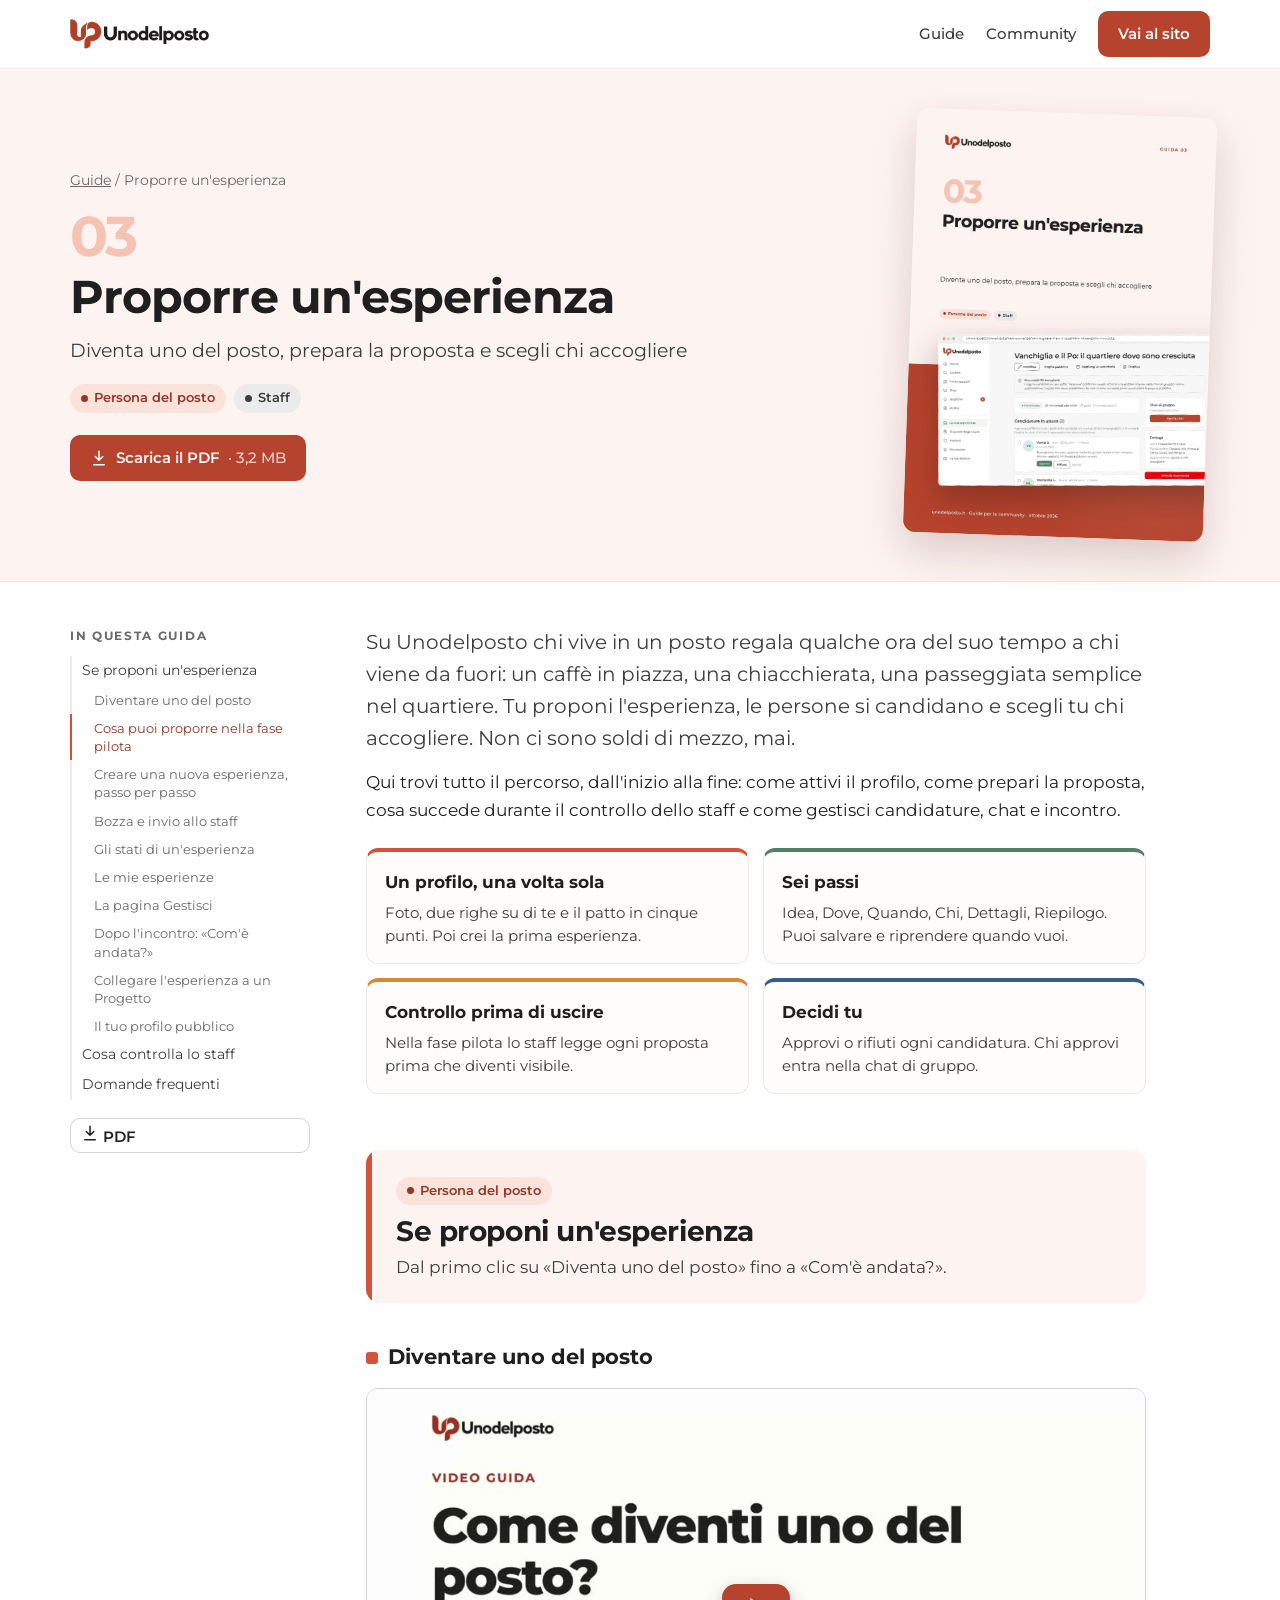
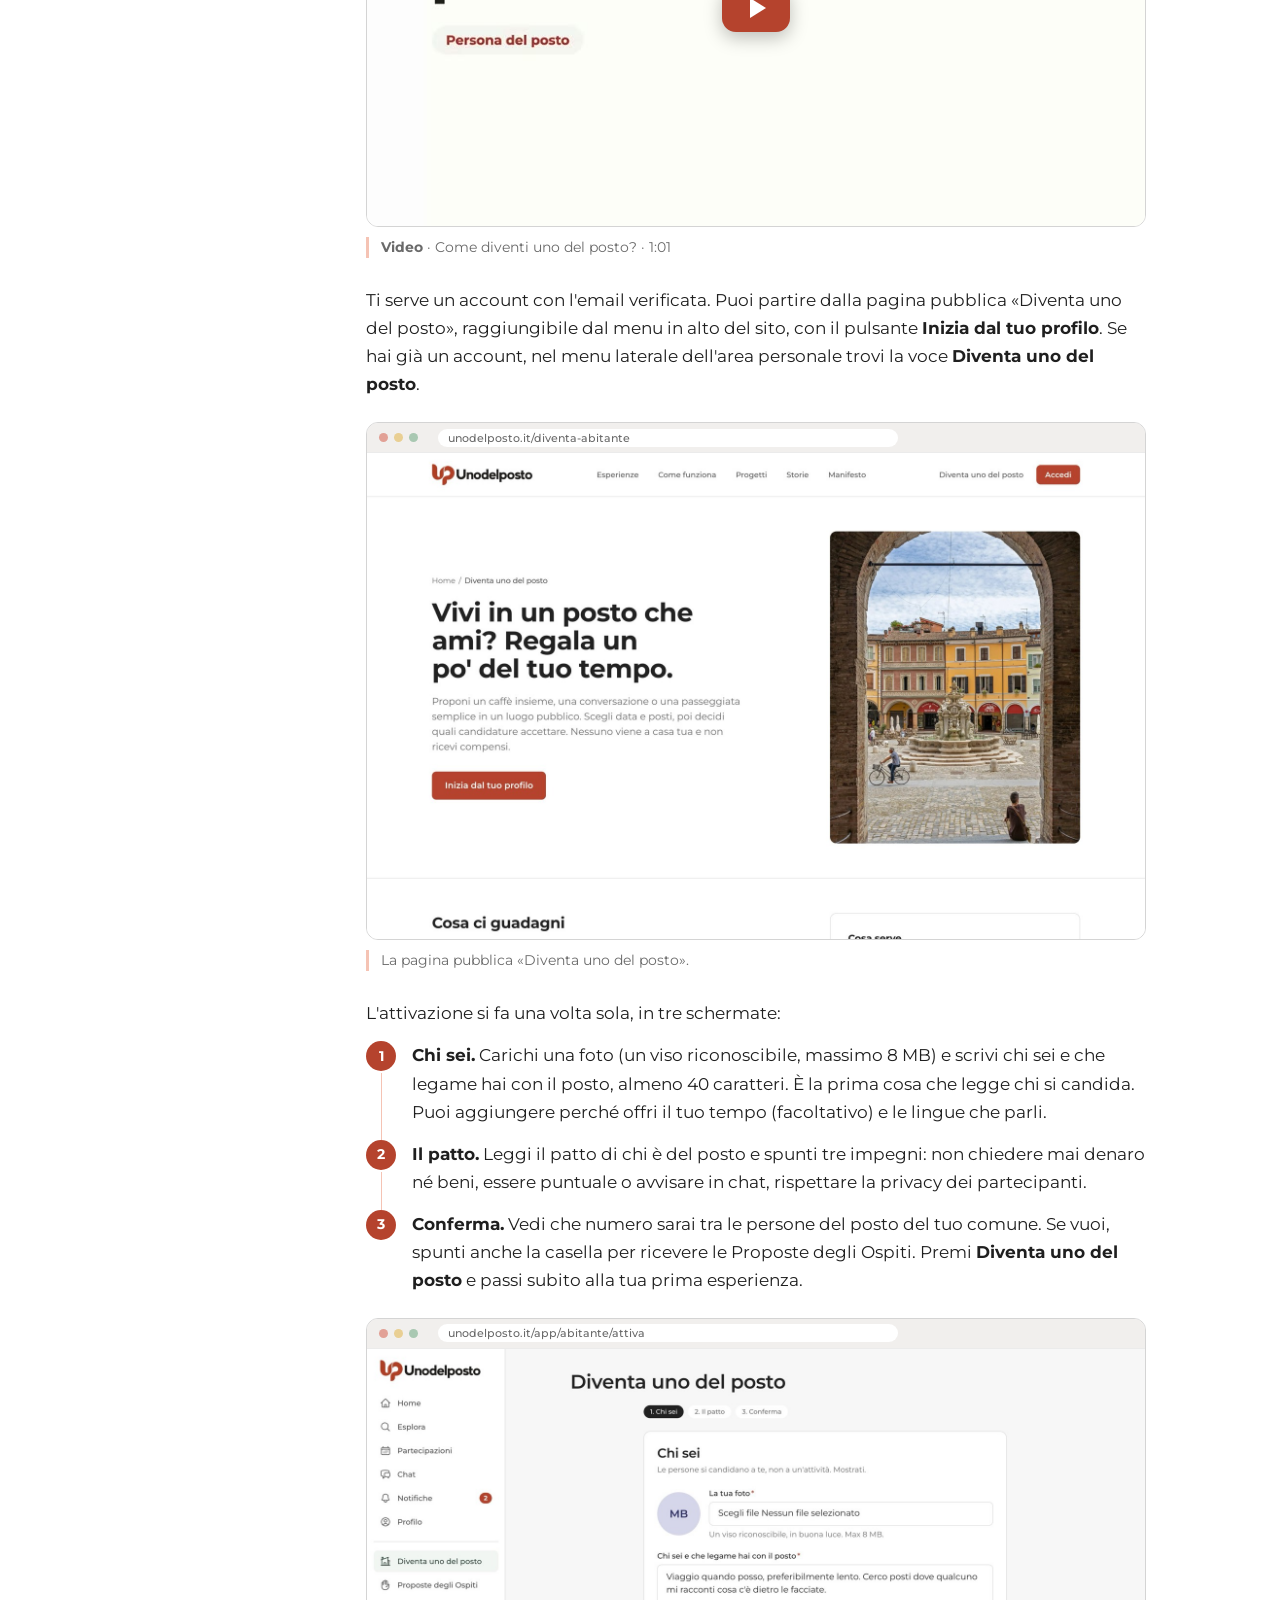
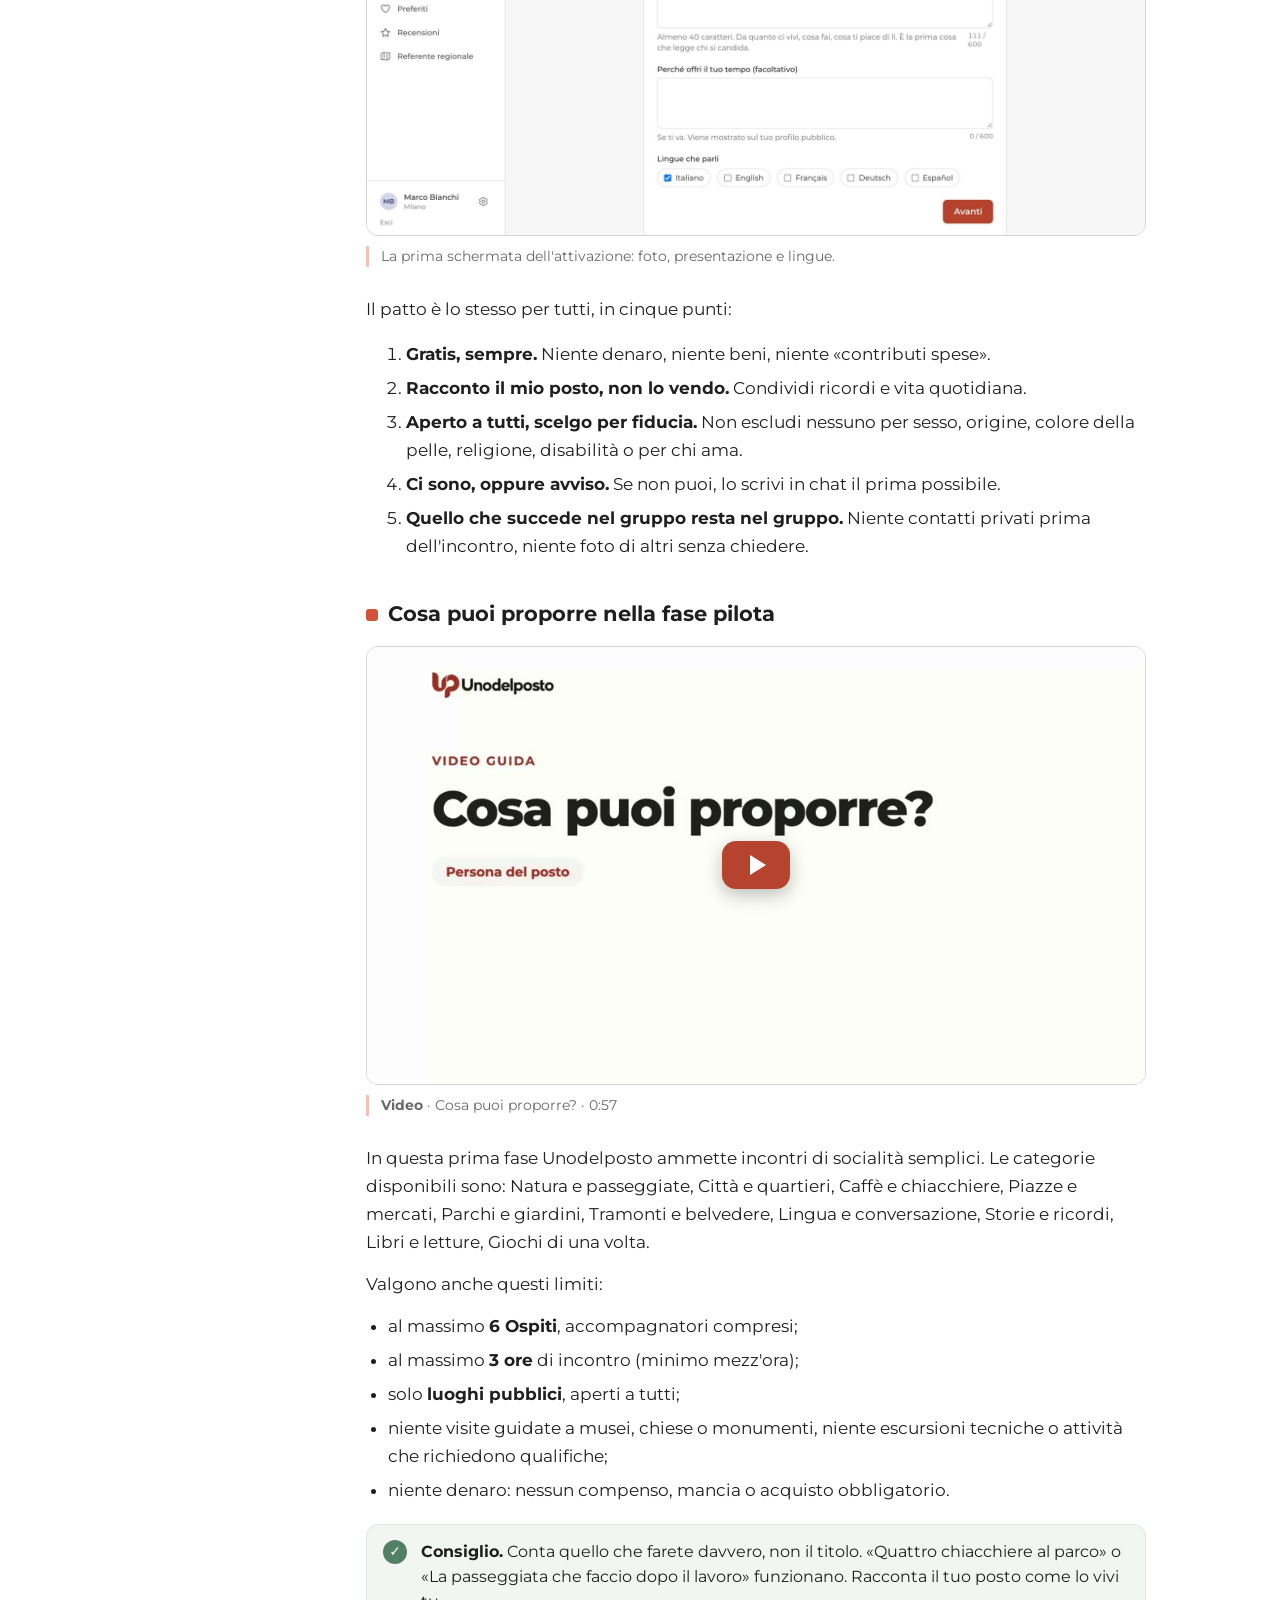
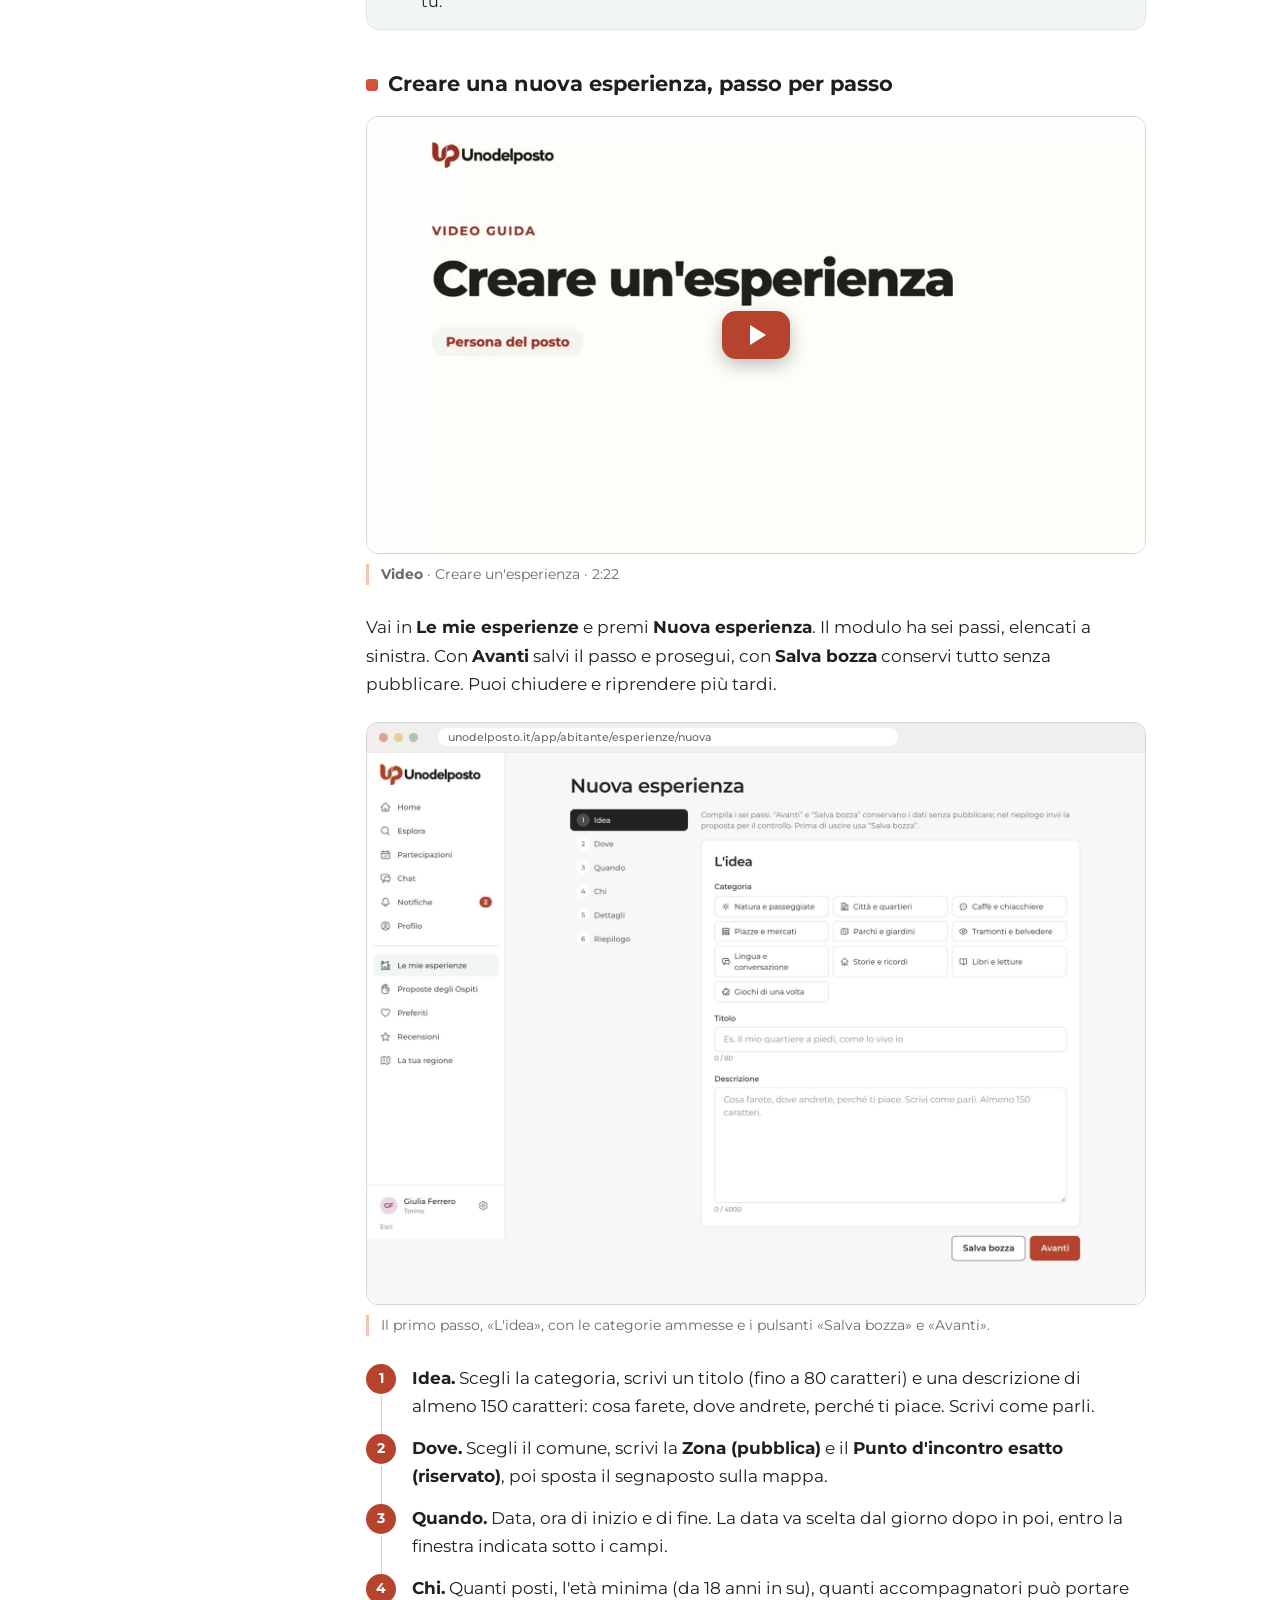
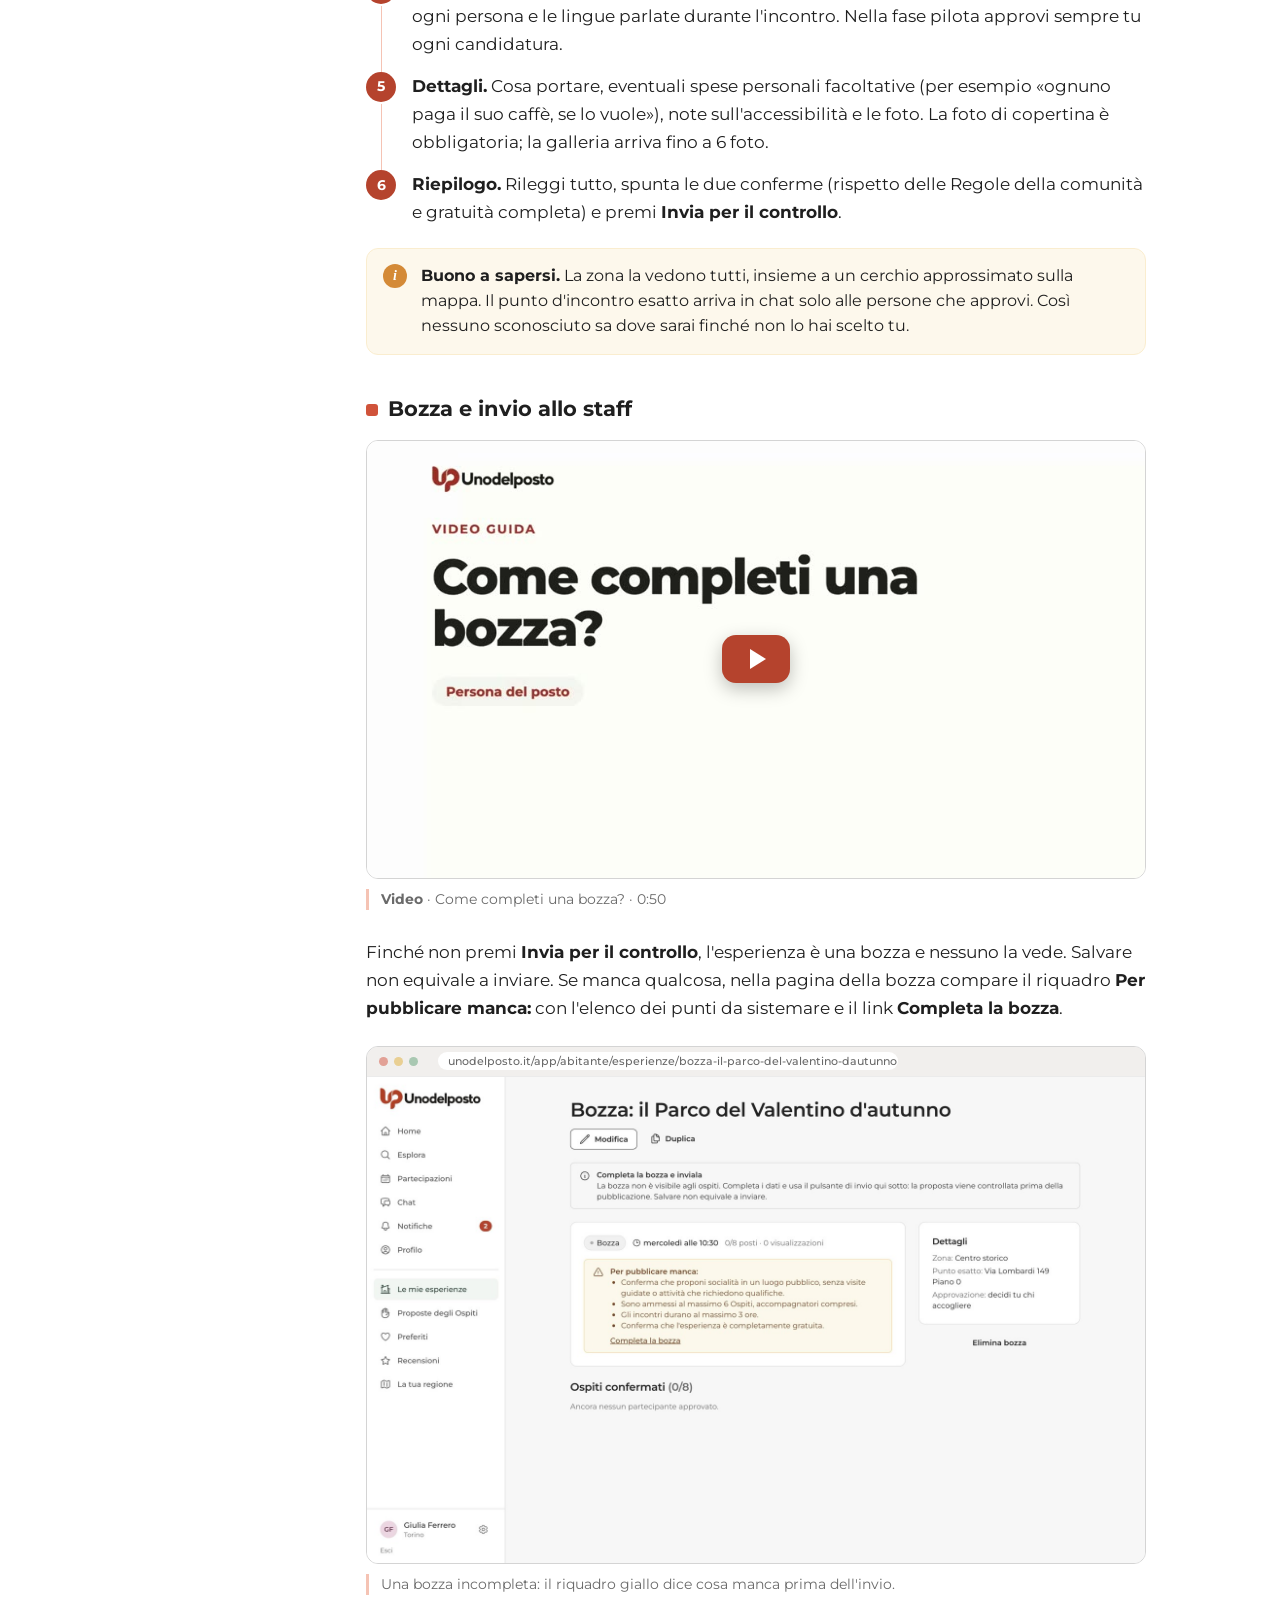
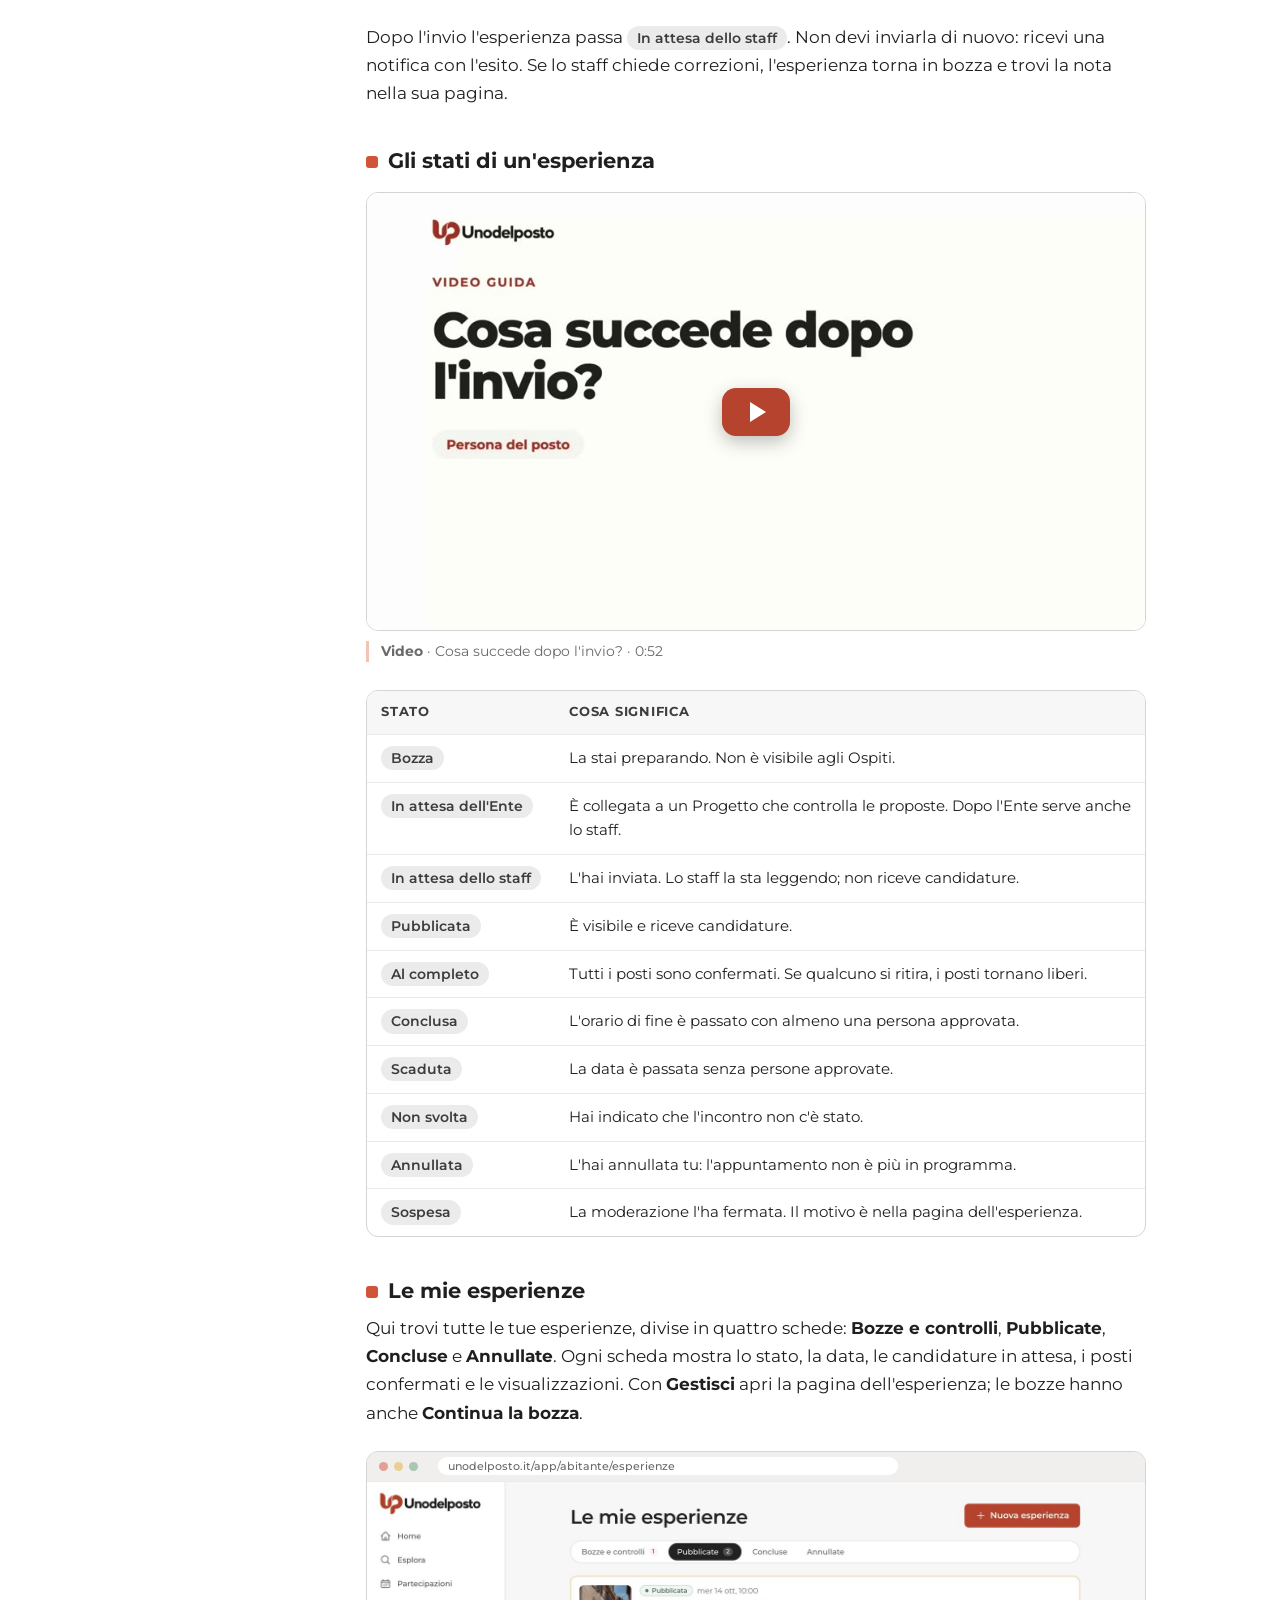
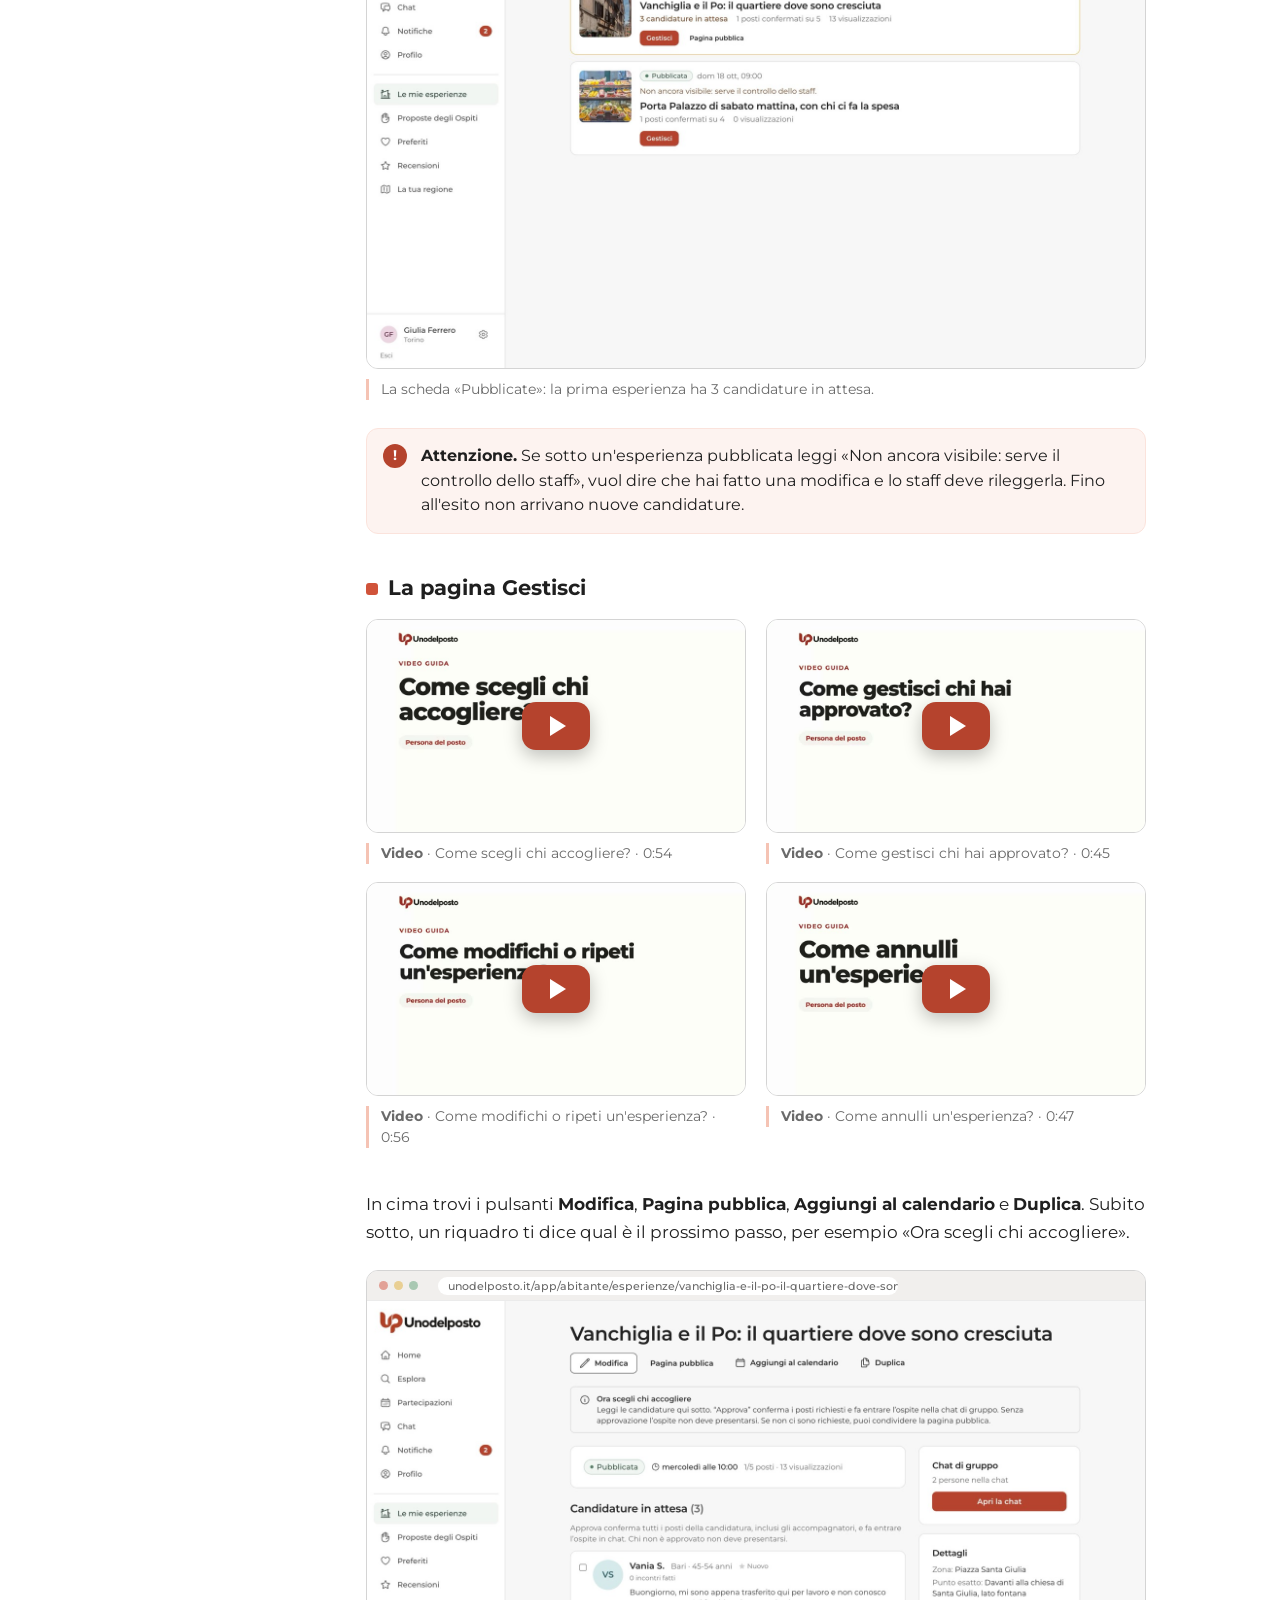
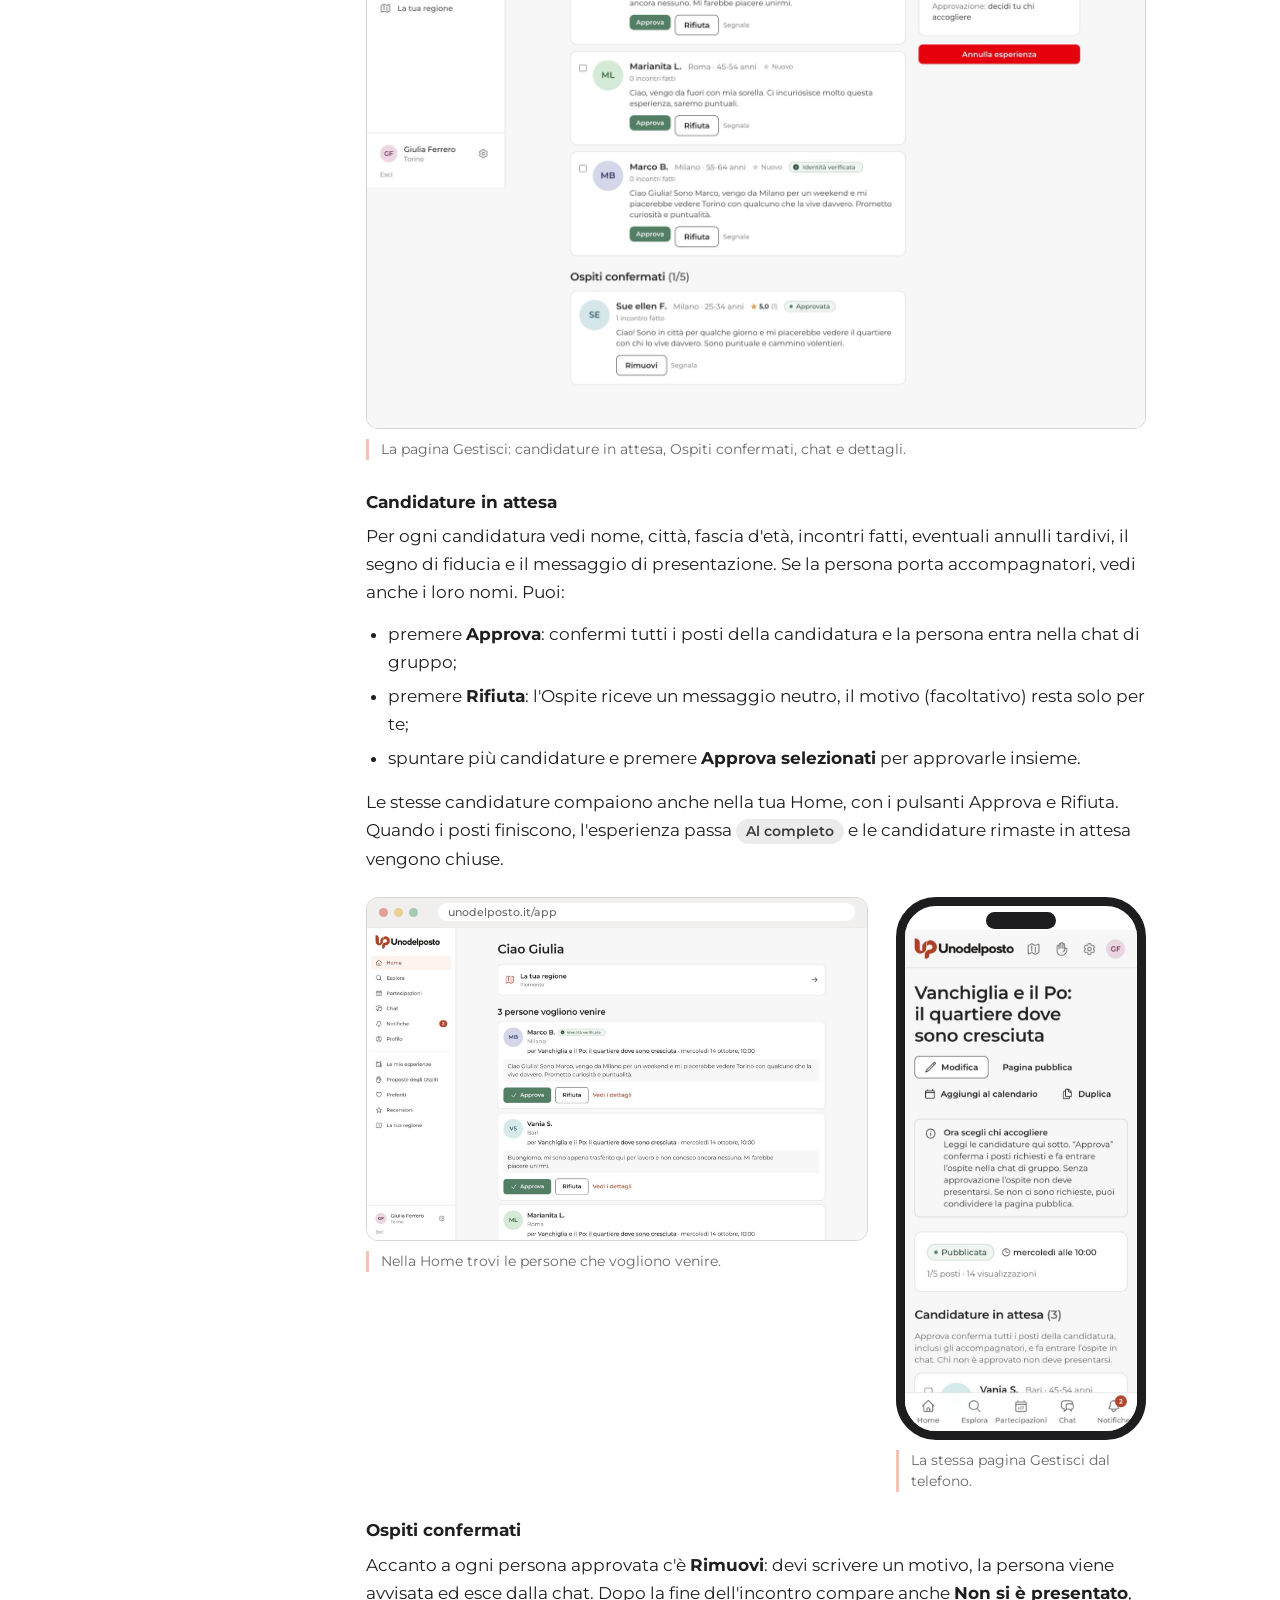
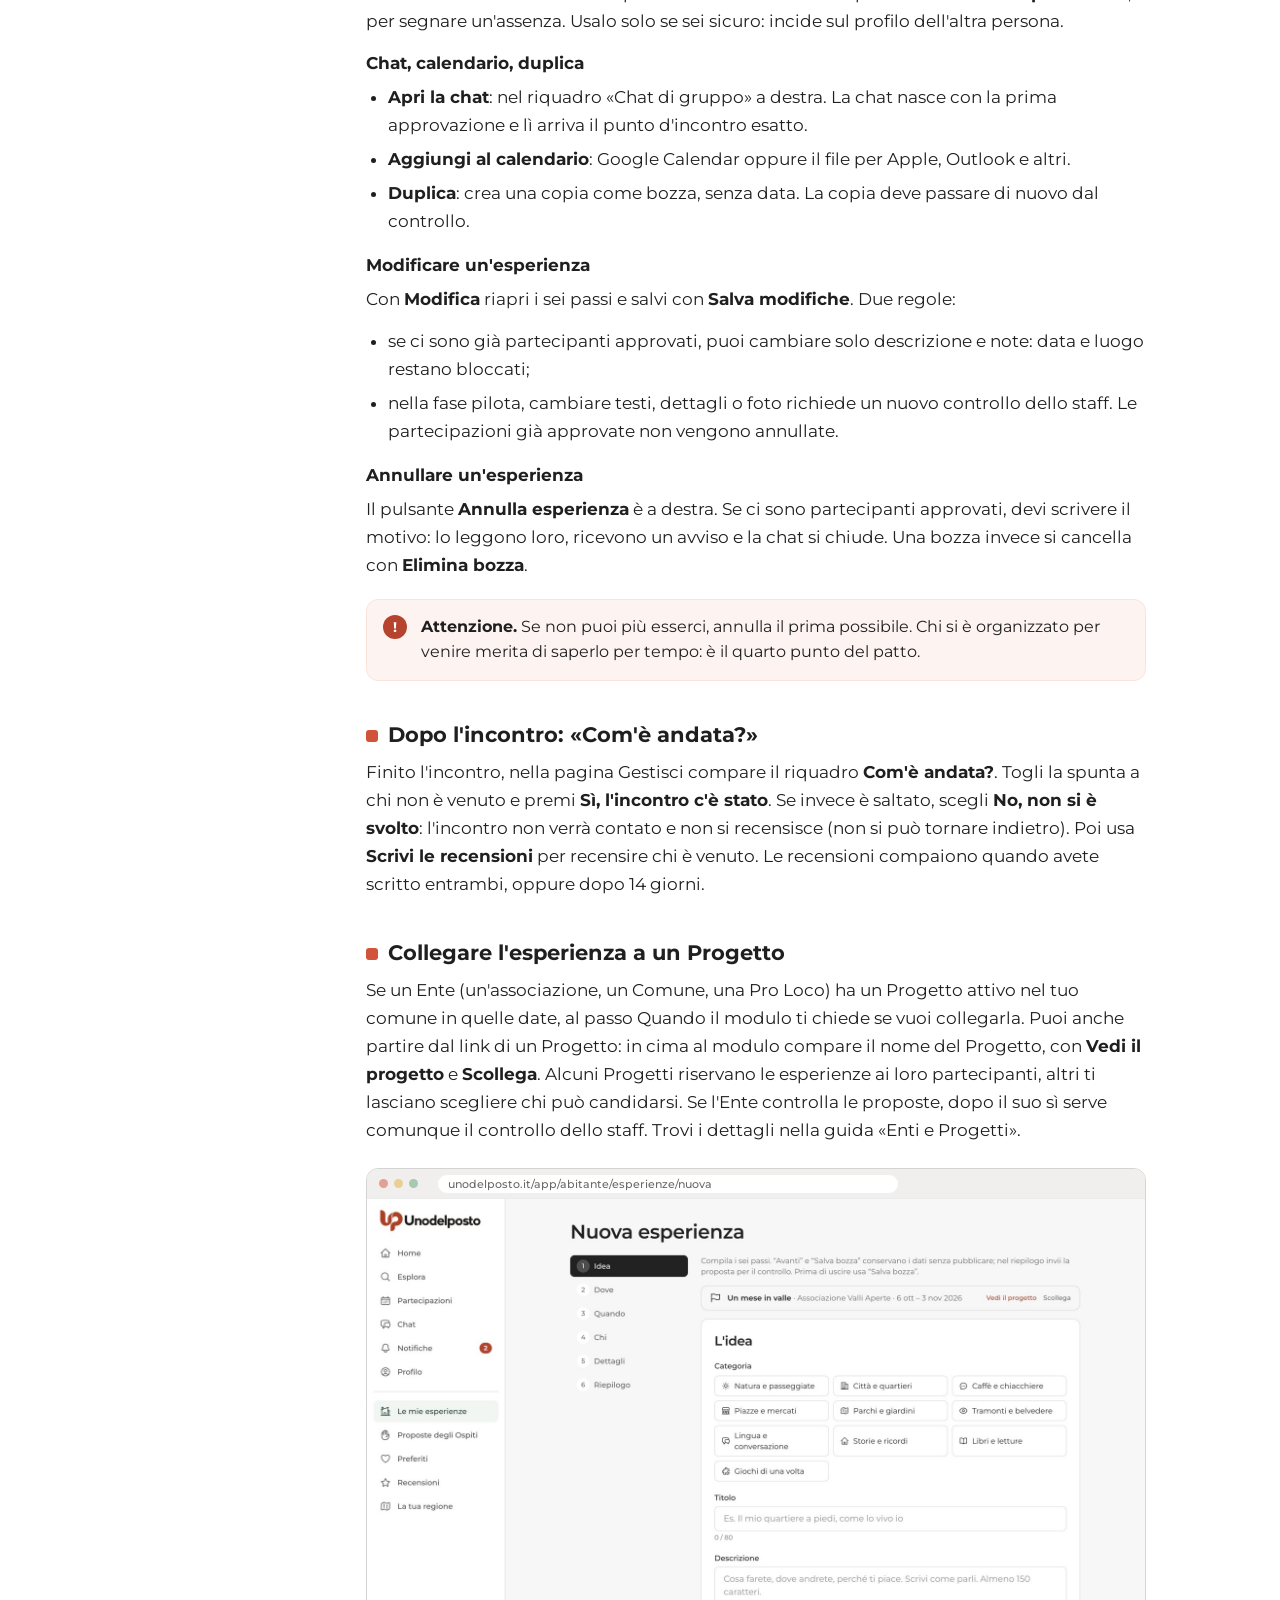
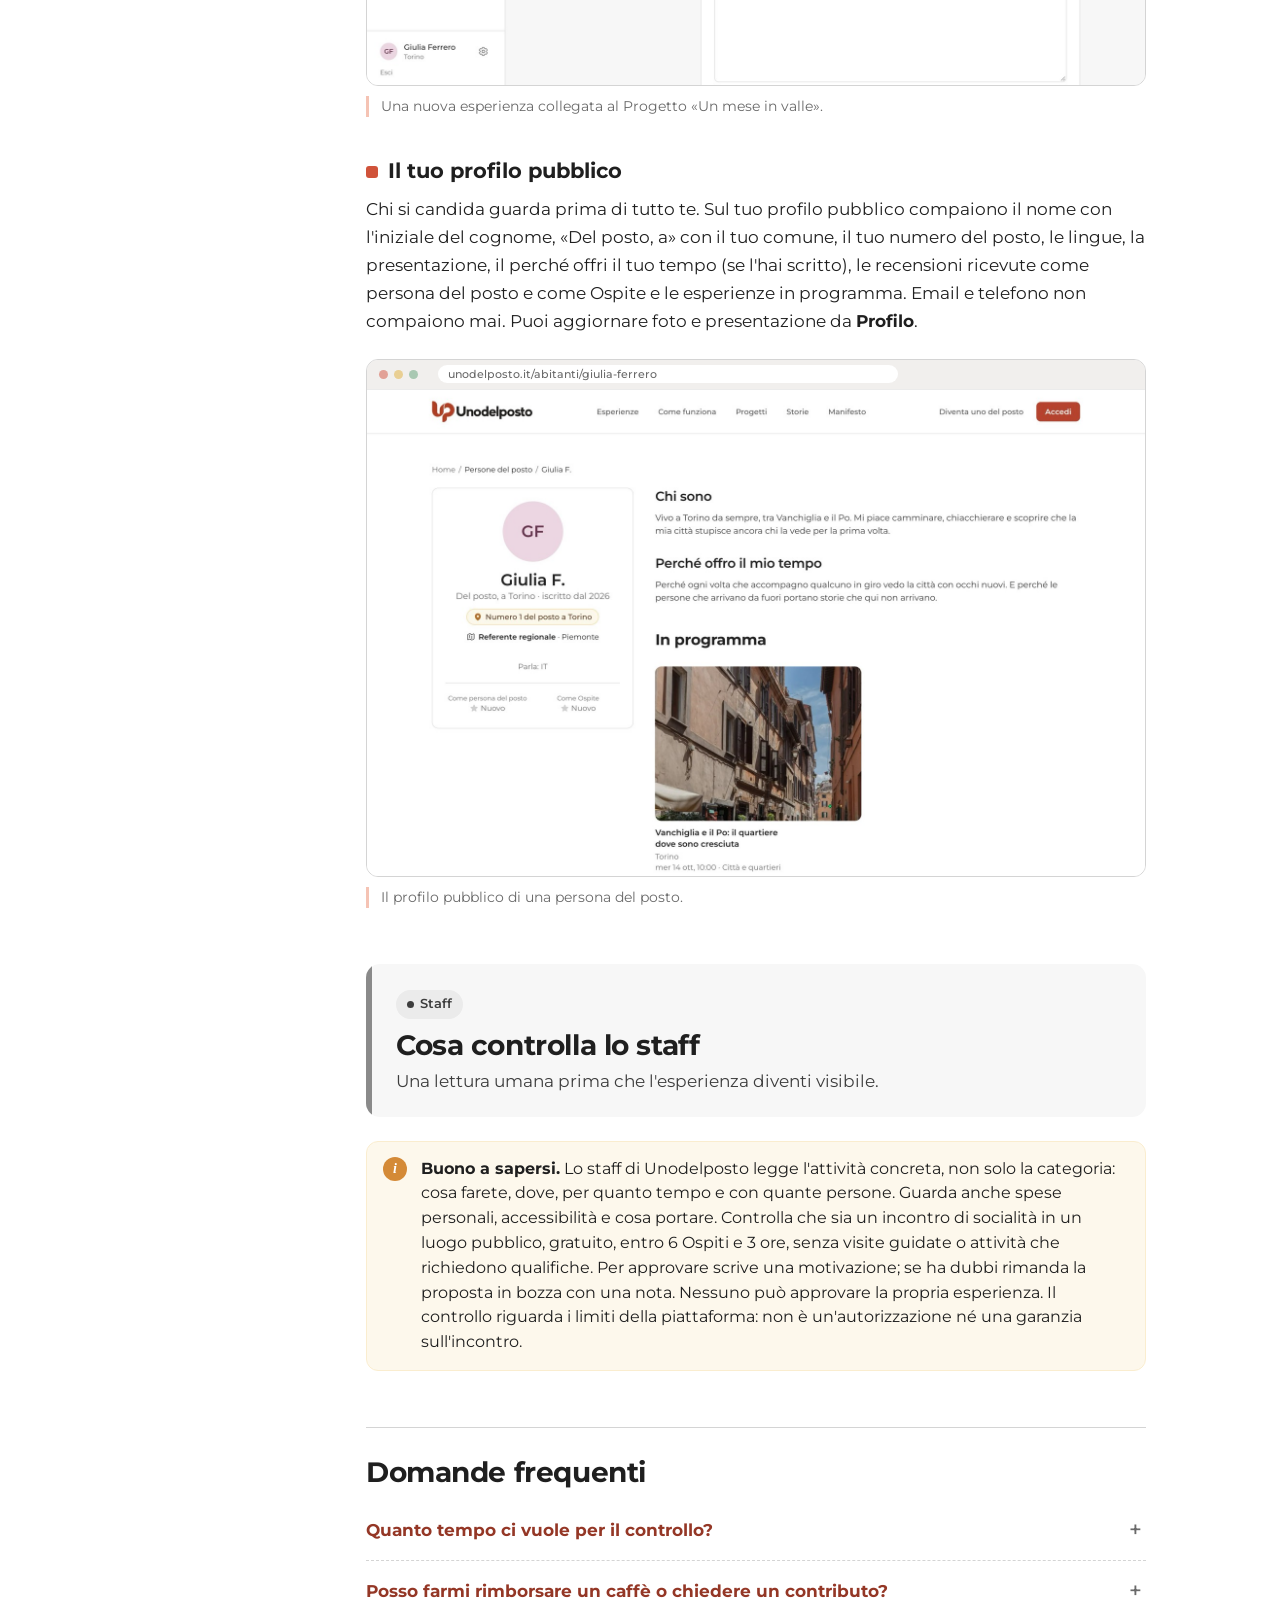
<file: docs/guide/03-proporre-esperienze/index.html>
<!doctype html>
<html lang="it">
<head>
<meta charset="utf-8">
<meta name="viewport" content="width=device-width, initial-scale=1">
<title>Proporre un'esperienza · Guide di Unodelposto</title>
<meta name="description" content="Come si diventa uno del posto, come si crea un'esperienza in sei passi, cosa controlla lo staff e come si gestiscono candidature, chat e incontro.">
<meta property="og:title" content="Proporre un'esperienza · Guide di Unodelposto">
<meta property="og:description" content="Come si diventa uno del posto, come si crea un'esperienza in sei passi, cosa controlla lo staff e come si gestiscono candidature, chat e incontro.">
<meta property="og:type" content="website">
<meta property="og:image" content="https://guide.unodelposto.it/guide/03-proporre-esperienze/copertina.jpg">
<meta name="theme-color" content="#b5432d">
<link rel="icon" href="../../assets/mark.png">
<link rel="preconnect" href="https://fonts.googleapis.com"><link rel="preconnect" href="https://fonts.gstatic.com" crossorigin>
<link href="https://fonts.googleapis.com/css2?family=Montserrat:ital,wght@0,400;0,500;0,600;0,700;1,400&display=swap" rel="stylesheet">
<link rel="stylesheet" href="../../assets/site.css">
</head>
<body>
<a class="skip" href="#contenuto">Vai al contenuto</a>
<header class="site-head"><div class="wrap">
  <a class="logo" href="../../index.html" aria-label="Guide di Unodelposto"><img src="../../assets/logo.png" alt="Unodelposto" width="139" height="30"></a>
  <nav><a href="../../index.html#guide">Guide</a><a href="https://github.com/ludovicopiccolo/unodelposto-community/discussions">Community</a><a class="btn" href="https://www.unodelposto.it">Vai al sito</a></nav>
</div></header>
<main id="contenuto">

<section class="ghero"><div class="wrap">
  <div>
    <div class="crumbs"><a href="../../index.html">Guide</a> / Proporre un'esperienza</div>
    <div class="num">03</div>
    <h1>Proporre un'esperienza</h1>
    <p class="sub">Diventa uno del posto, prepara la proposta e scegli chi accogliere</p>
    <div class="roles"><span class="role posto">Persona del posto</span><span class="role staff">Staff</span></div>
    <a class="btn" href="guida-proporre-esperienze.pdf" download><svg viewBox="0 0 24 24" fill="none" stroke="currentColor" stroke-width="2" stroke-linecap="round" stroke-linejoin="round" aria-hidden="true"><path d="M12 3v12m0 0-5-5m5 5 5-5M5 21h14"/></svg> Scarica il PDF <span style="opacity:.75;font-weight:500">· 3,2 MB</span></a>
  </div>
  <a class="cover" href="guida-proporre-esperienze.pdf" aria-hidden="true" tabindex="-1"><img src="copertina.jpg" alt="" width="300" height="424"></a>
</div></section>
<div class="wrap layout">
  <nav class="toc" aria-label="In questa guida"><p>In questa guida</p><ol><li><a href="#se-proponi-un-esperienza">Se proponi un'esperienza</a></li><li><a href="#diventare-uno-del-posto" class="sub">Diventare uno del posto</a></li><li><a href="#cosa-puoi-proporre-nella-fase-pilota" class="sub">Cosa puoi proporre nella fase pilota</a></li><li><a href="#creare-una-nuova-esperienza-passo-per-passo" class="sub">Creare una nuova esperienza, passo per passo</a></li><li><a href="#bozza-e-invio-allo-staff" class="sub">Bozza e invio allo staff</a></li><li><a href="#gli-stati-di-un-esperienza" class="sub">Gli stati di un'esperienza</a></li><li><a href="#le-mie-esperienze" class="sub">Le mie esperienze</a></li><li><a href="#la-pagina-gestisci" class="sub">La pagina Gestisci</a></li><li><a href="#dopo-l-incontro-com-e-andata" class="sub">Dopo l'incontro: «Com'è andata?»</a></li><li><a href="#collegare-l-esperienza-a-un-progetto" class="sub">Collegare l'esperienza a un Progetto</a></li><li><a href="#il-tuo-profilo-pubblico" class="sub">Il tuo profilo pubblico</a></li><li><a href="#cosa-controlla-lo-staff">Cosa controlla lo staff</a></li><li><a href="#domande-frequenti">Domande frequenti</a></li></ol>
    <div class="dl"><a class="btn ghost" href="guida-proporre-esperienze.pdf" download><svg viewBox="0 0 24 24" fill="none" stroke="currentColor" stroke-width="2" stroke-linecap="round" stroke-linejoin="round" aria-hidden="true"><path d="M12 3v12m0 0-5-5m5 5 5-5M5 21h14"/></svg> PDF</a></div></nav>
  <article>
<section class="intro">
  <p>Su Unodelposto chi vive in un posto regala qualche ora del suo tempo a chi viene da fuori: un caffè in piazza, una chiacchierata, una passeggiata semplice nel quartiere. Tu proponi l'esperienza, le persone si candidano e scegli tu chi accogliere. Non ci sono soldi di mezzo, mai.</p>
  <p>Qui trovi tutto il percorso, dall'inizio alla fine: come attivi il profilo, come prepari la proposta, cosa succede durante il controllo dello staff e come gestisci candidature, chat e incontro.</p>
  <div class="cards">
    <div class="card"><h4>Un profilo, una volta sola</h4><p>Foto, due righe su di te e il patto in cinque punti. Poi crei la prima esperienza.</p></div>
    <div class="card"><h4>Sei passi</h4><p>Idea, Dove, Quando, Chi, Dettagli, Riepilogo. Puoi salvare e riprendere quando vuoi.</p></div>
    <div class="card"><h4>Controllo prima di uscire</h4><p>Nella fase pilota lo staff legge ogni proposta prima che diventi visibile.</p></div>
    <div class="card"><h4>Decidi tu</h4><p>Approvi o rifiuti ogni candidatura. Chi approvi entra nella chat di gruppo.</p></div>
  </div>
</section>

<section>
  <div class="role-head" data-role="posto"><span class="role posto">Persona del posto</span><h2 id="se-proponi-un-esperienza">Se proponi un'esperienza</h2><p>Dal primo clic su «Diventa uno del posto» fino a «Com'è andata?».</p></div>

  <h3 id="diventare-uno-del-posto">Diventare uno del posto</h3><figure class="yt"><a href="https://www.youtube.com/watch?v=-3z7CwrAx3M" data-yt="-3z7CwrAx3M" aria-label="Guarda il video: Come diventi uno del posto?"><img src="../../guide/anteprime/03-01.jpg" alt="" loading="lazy" decoding="async"><span class="play" aria-hidden="true"></span></a><figcaption><strong>Video</strong> · Come diventi uno del posto? · 1:01</figcaption></figure>
  <p>Ti serve un account con l'email verificata. Puoi partire dalla pagina pubblica «Diventa uno del posto», raggiungibile dal menu in alto del sito, con il pulsante <strong>Inizia dal tuo profilo</strong>. Se hai già un account, nel menu laterale dell'area personale trovi la voce <strong>Diventa uno del posto</strong>.</p>
  <figure class="shot"><div class="browser"><div class="bar"><i></i><i></i><i></i><b>unodelposto.it/diventa-abitante</b></div><img src="../img/pub-diventa.jpg" alt="La pagina pubblica «Diventa uno del posto»." loading="lazy" decoding="async"></div><figcaption>La pagina pubblica «Diventa uno del posto».</figcaption></figure>
  <p>L'attivazione si fa una volta sola, in tre schermate:</p>
  <ol class="steps">
    <li><strong>Chi sei.</strong> Carichi una foto (un viso riconoscibile, massimo 8 MB) e scrivi chi sei e che legame hai con il posto, almeno 40 caratteri. È la prima cosa che legge chi si candida. Puoi aggiungere perché offri il tuo tempo (facoltativo) e le lingue che parli.</li>
    <li><strong>Il patto.</strong> Leggi il patto di chi è del posto e spunti tre impegni: non chiedere mai denaro né beni, essere puntuale o avvisare in chat, rispettare la privacy dei partecipanti.</li>
    <li><strong>Conferma.</strong> Vedi che numero sarai tra le persone del posto del tuo comune. Se vuoi, spunti anche la casella per ricevere le Proposte degli Ospiti. Premi <strong>Diventa uno del posto</strong> e passi subito alla tua prima esperienza.</li>
  </ol>
  <figure class="shot"><div class="browser"><div class="bar"><i></i><i></i><i></i><b>unodelposto.it/app/abitante/attiva</b></div><img src="../img/g-diventa.jpg" alt="La prima schermata dell'attivazione: foto, presentazione e lingue." loading="lazy" decoding="async"></div><figcaption>La prima schermata dell'attivazione: foto, presentazione e lingue.</figcaption></figure>
  <p>Il patto è lo stesso per tutti, in cinque punti:</p>
  <ol>
    <li><strong>Gratis, sempre.</strong> Niente denaro, niente beni, niente «contributi spese».</li>
    <li><strong>Racconto il mio posto, non lo vendo.</strong> Condividi ricordi e vita quotidiana.</li>
    <li><strong>Aperto a tutti, scelgo per fiducia.</strong> Non escludi nessuno per sesso, origine, colore della pelle, religione, disabilità o per chi ama.</li>
    <li><strong>Ci sono, oppure avviso.</strong> Se non puoi, lo scrivi in chat il prima possibile.</li>
    <li><strong>Quello che succede nel gruppo resta nel gruppo.</strong> Niente contatti privati prima dell'incontro, niente foto di altri senza chiedere.</li>
  </ol>

  <h3 id="cosa-puoi-proporre-nella-fase-pilota">Cosa puoi proporre nella fase pilota</h3><figure class="yt"><a href="https://www.youtube.com/watch?v=r4SnZdAx4MA" data-yt="r4SnZdAx4MA" aria-label="Guarda il video: Cosa puoi proporre?"><img src="../../guide/anteprime/03-02.jpg" alt="" loading="lazy" decoding="async"><span class="play" aria-hidden="true"></span></a><figcaption><strong>Video</strong> · Cosa puoi proporre? · 0:57</figcaption></figure>
  <p>In questa prima fase Unodelposto ammette incontri di socialità semplici. Le categorie disponibili sono: Natura e passeggiate, Città e quartieri, Caffè e chiacchiere, Piazze e mercati, Parchi e giardini, Tramonti e belvedere, Lingua e conversazione, Storie e ricordi, Libri e letture, Giochi di una volta.</p>
  <p>Valgono anche questi limiti:</p>
  <ul>
    <li>al massimo <strong>6 Ospiti</strong>, accompagnatori compresi;</li>
    <li>al massimo <strong>3 ore</strong> di incontro (minimo mezz'ora);</li>
    <li>solo <strong>luoghi pubblici</strong>, aperti a tutti;</li>
    <li>niente visite guidate a musei, chiese o monumenti, niente escursioni tecniche o attività che richiedono qualifiche;</li>
    <li>niente denaro: nessun compenso, mancia o acquisto obbligatorio.</li>
  </ul>
  <aside class="tip"><strong>Consiglio.</strong> Conta quello che farete davvero, non il titolo. «Quattro chiacchiere al parco» o «La passeggiata che faccio dopo il lavoro» funzionano. Racconta il tuo posto come lo vivi tu.</aside>

  <div class="pagebreak"></div>

  <h3 id="creare-una-nuova-esperienza-passo-per-passo">Creare una nuova esperienza, passo per passo</h3><figure class="yt"><a href="https://www.youtube.com/watch?v=hLQljk2U9cE" data-yt="hLQljk2U9cE" aria-label="Guarda il video: Creare un'esperienza"><img src="../../guide/anteprime/03-03.jpg" alt="" loading="lazy" decoding="async"><span class="play" aria-hidden="true"></span></a><figcaption><strong>Video</strong> · Creare un'esperienza · 2:22</figcaption></figure>
  <p>Vai in <strong>Le mie esperienze</strong> e premi <strong>Nuova esperienza</strong>. Il modulo ha sei passi, elencati a sinistra. Con <strong>Avanti</strong> salvi il passo e prosegui, con <strong>Salva bozza</strong> conservi tutto senza pubblicare. Puoi chiudere e riprendere più tardi.</p>
  <figure class="shot full"><div class="browser"><div class="bar"><i></i><i></i><i></i><b>unodelposto.it/app/abitante/esperienze/nuova</b></div><img src="../img/h-nuova-full.jpg" alt="Il primo passo, «L'idea», con le categorie ammesse e i pulsanti «Salva bozza» e «Avanti»." loading="lazy" decoding="async"></div><figcaption>Il primo passo, «L'idea», con le categorie ammesse e i pulsanti «Salva bozza» e «Avanti».</figcaption></figure>
  <ol class="steps">
    <li><strong>Idea.</strong> Scegli la categoria, scrivi un titolo (fino a 80 caratteri) e una descrizione di almeno 150 caratteri: cosa farete, dove andrete, perché ti piace. Scrivi come parli.</li>
    <li><strong>Dove.</strong> Scegli il comune, scrivi la <strong>Zona (pubblica)</strong> e il <strong>Punto d'incontro esatto (riservato)</strong>, poi sposta il segnaposto sulla mappa.</li>
    <li><strong>Quando.</strong> Data, ora di inizio e di fine. La data va scelta dal giorno dopo in poi, entro la finestra indicata sotto i campi.</li>
    <li><strong>Chi.</strong> Quanti posti, l'età minima (da 18 anni in su), quanti accompagnatori può portare ogni persona e le lingue parlate durante l'incontro. Nella fase pilota approvi sempre tu ogni candidatura.</li>
    <li><strong>Dettagli.</strong> Cosa portare, eventuali spese personali facoltative (per esempio «ognuno paga il suo caffè, se lo vuole»), note sull'accessibilità e le foto. La foto di copertina è obbligatoria; la galleria arriva fino a 6 foto.</li>
    <li><strong>Riepilogo.</strong> Rileggi tutto, spunta le due conferme (rispetto delle Regole della comunità e gratuità completa) e premi <strong>Invia per il controllo</strong>.</li>
  </ol>
  <aside class="note"><strong>Buono a sapersi.</strong> La zona la vedono tutti, insieme a un cerchio approssimato sulla mappa. Il punto d'incontro esatto arriva in chat solo alle persone che approvi. Così nessuno sconosciuto sa dove sarai finché non lo hai scelto tu.</aside>

  <h3 id="bozza-e-invio-allo-staff">Bozza e invio allo staff</h3><figure class="yt"><a href="https://www.youtube.com/watch?v=4uo7USwwjP8" data-yt="4uo7USwwjP8" aria-label="Guarda il video: Come completi una bozza?"><img src="../../guide/anteprime/03-06.jpg" alt="" loading="lazy" decoding="async"><span class="play" aria-hidden="true"></span></a><figcaption><strong>Video</strong> · Come completi una bozza? · 0:50</figcaption></figure>
  <p>Finché non premi <strong>Invia per il controllo</strong>, l'esperienza è una bozza e nessuno la vede. Salvare non equivale a inviare. Se manca qualcosa, nella pagina della bozza compare il riquadro <strong>Per pubblicare manca:</strong> con l'elenco dei punti da sistemare e il link <strong>Completa la bozza</strong>.</p>
  <figure class="shot"><div class="browser"><div class="bar"><i></i><i></i><i></i><b>unodelposto.it/app/abitante/esperienze/bozza-il-parco-del-valentino-dautunno</b></div><img src="../img/h-bozza.jpg" alt="Una bozza incompleta: il riquadro giallo dice cosa manca prima dell'invio." loading="lazy" decoding="async"></div><figcaption>Una bozza incompleta: il riquadro giallo dice cosa manca prima dell'invio.</figcaption></figure>
  <p>Dopo l'invio l'esperienza passa <span class="pill">In attesa dello staff</span>. Non devi inviarla di nuovo: ricevi una notifica con l'esito. Se lo staff chiede correzioni, l'esperienza torna in bozza e trovi la nota nella sua pagina.</p>

  <h3 id="gli-stati-di-un-esperienza">Gli stati di un'esperienza</h3><figure class="yt"><a href="https://www.youtube.com/watch?v=y77le3JkuvE" data-yt="y77le3JkuvE" aria-label="Guarda il video: Cosa succede dopo l'invio?"><img src="../../guide/anteprime/03-07.jpg" alt="" loading="lazy" decoding="async"><span class="play" aria-hidden="true"></span></a><figcaption><strong>Video</strong> · Cosa succede dopo l'invio? · 0:52</figcaption></figure>
  <div class="table-wrap"><table class="table">
    <thead><tr><th>Stato</th><th>Cosa significa</th></tr></thead>
    <tbody>
      <tr><td><span class="pill">Bozza</span></td><td>La stai preparando. Non è visibile agli Ospiti.</td></tr>
      <tr><td><span class="pill">In attesa dell'Ente</span></td><td>È collegata a un Progetto che controlla le proposte. Dopo l'Ente serve anche lo staff.</td></tr>
      <tr><td><span class="pill">In attesa dello staff</span></td><td>L'hai inviata. Lo staff la sta leggendo; non riceve candidature.</td></tr>
      <tr><td><span class="pill">Pubblicata</span></td><td>È visibile e riceve candidature.</td></tr>
      <tr><td><span class="pill">Al completo</span></td><td>Tutti i posti sono confermati. Se qualcuno si ritira, i posti tornano liberi.</td></tr>
      <tr><td><span class="pill">Conclusa</span></td><td>L'orario di fine è passato con almeno una persona approvata.</td></tr>
      <tr><td><span class="pill">Scaduta</span></td><td>La data è passata senza persone approvate.</td></tr>
      <tr><td><span class="pill">Non svolta</span></td><td>Hai indicato che l'incontro non c'è stato.</td></tr>
      <tr><td><span class="pill">Annullata</span></td><td>L'hai annullata tu: l'appuntamento non è più in programma.</td></tr>
      <tr><td><span class="pill">Sospesa</span></td><td>La moderazione l'ha fermata. Il motivo è nella pagina dell'esperienza.</td></tr>
    </tbody>
  </table></div>

  <h3 id="le-mie-esperienze">Le mie esperienze</h3>
  <p>Qui trovi tutte le tue esperienze, divise in quattro schede: <strong>Bozze e controlli</strong>, <strong>Pubblicate</strong>, <strong>Concluse</strong> e <strong>Annullate</strong>. Ogni scheda mostra lo stato, la data, le candidature in attesa, i posti confermati e le visualizzazioni. Con <strong>Gestisci</strong> apri la pagina dell'esperienza; le bozze hanno anche <strong>Continua la bozza</strong>.</p>
  <figure class="shot"><div class="browser"><div class="bar"><i></i><i></i><i></i><b>unodelposto.it/app/abitante/esperienze</b></div><img src="../img/h-esperienze.jpg" alt="La scheda «Pubblicate»: la prima esperienza ha 3 candidature in attesa." loading="lazy" decoding="async"></div><figcaption>La scheda «Pubblicate»: la prima esperienza ha 3 candidature in attesa.</figcaption></figure>
  <aside class="warn"><strong>Attenzione.</strong> Se sotto un'esperienza pubblicata leggi «Non ancora visibile: serve il controllo dello staff», vuol dire che hai fatto una modifica e lo staff deve rileggerla. Fino all'esito non arrivano nuove candidature.</aside>

  <div class="pagebreak"></div>

  <h3 id="la-pagina-gestisci">La pagina Gestisci</h3><div class="yt-grid"><figure class="yt"><a href="https://www.youtube.com/watch?v=034GsVop0z8" data-yt="034GsVop0z8" aria-label="Guarda il video: Come scegli chi accogliere?"><img src="../../guide/anteprime/03-08.jpg" alt="" loading="lazy" decoding="async"><span class="play" aria-hidden="true"></span></a><figcaption><strong>Video</strong> · Come scegli chi accogliere? · 0:54</figcaption></figure><figure class="yt"><a href="https://www.youtube.com/watch?v=r5aYTyNNslk" data-yt="r5aYTyNNslk" aria-label="Guarda il video: Come gestisci chi hai approvato?"><img src="../../guide/anteprime/03-09.jpg" alt="" loading="lazy" decoding="async"><span class="play" aria-hidden="true"></span></a><figcaption><strong>Video</strong> · Come gestisci chi hai approvato? · 0:45</figcaption></figure><figure class="yt"><a href="https://www.youtube.com/watch?v=GBzpa_E-79o" data-yt="GBzpa_E-79o" aria-label="Guarda il video: Come modifichi o ripeti un'esperienza?"><img src="../../guide/anteprime/03-10.jpg" alt="" loading="lazy" decoding="async"><span class="play" aria-hidden="true"></span></a><figcaption><strong>Video</strong> · Come modifichi o ripeti un'esperienza? · 0:56</figcaption></figure><figure class="yt"><a href="https://www.youtube.com/watch?v=ISF3x8b26K8" data-yt="ISF3x8b26K8" aria-label="Guarda il video: Come annulli un'esperienza?"><img src="../../guide/anteprime/03-11.jpg" alt="" loading="lazy" decoding="async"><span class="play" aria-hidden="true"></span></a><figcaption><strong>Video</strong> · Come annulli un'esperienza? · 0:47</figcaption></figure></div>
  <p>In cima trovi i pulsanti <strong>Modifica</strong>, <strong>Pagina pubblica</strong>, <strong>Aggiungi al calendario</strong> e <strong>Duplica</strong>. Subito sotto, un riquadro ti dice qual è il prossimo passo, per esempio «Ora scegli chi accogliere».</p>
  <figure class="shot full"><div class="browser"><div class="bar"><i></i><i></i><i></i><b>unodelposto.it/app/abitante/esperienze/vanchiglia-e-il-po-il-quartiere-dove-sono-cresciuta</b></div><img src="../img/h-gestisci-full.jpg" alt="La pagina Gestisci: candidature in attesa, Ospiti confermati, chat e dettagli." loading="lazy" decoding="async"></div><figcaption>La pagina Gestisci: candidature in attesa, Ospiti confermati, chat e dettagli.</figcaption></figure>

  <h4>Candidature in attesa</h4>
  <p>Per ogni candidatura vedi nome, città, fascia d'età, incontri fatti, eventuali annulli tardivi, il segno di fiducia e il messaggio di presentazione. Se la persona porta accompagnatori, vedi anche i loro nomi. Puoi:</p>
  <ul>
    <li>premere <strong>Approva</strong>: confermi tutti i posti della candidatura e la persona entra nella chat di gruppo;</li>
    <li>premere <strong>Rifiuta</strong>: l'Ospite riceve un messaggio neutro, il motivo (facoltativo) resta solo per te;</li>
    <li>spuntare più candidature e premere <strong>Approva selezionati</strong> per approvarle insieme.</li>
  </ul>
  <p>Le stesse candidature compaiono anche nella tua Home, con i pulsanti Approva e Rifiuta. Quando i posti finiscono, l'esperienza passa <span class="pill">Al completo</span> e le candidature rimaste in attesa vengono chiuse.</p>
  <div class="pair">
    <figure class="shot"><div class="browser"><div class="bar"><i></i><i></i><i></i><b>unodelposto.it/app</b></div><img src="../img/h-home.jpg" alt="Nella Home trovi le persone che vogliono venire." loading="lazy" decoding="async"></div><figcaption>Nella Home trovi le persone che vogliono venire.</figcaption></figure>
    <figure class="shot phone"><div class="device"><img src="../img/m-gestisci.jpg" alt="La stessa pagina Gestisci dal telefono." loading="lazy" decoding="async"></div><figcaption>La stessa pagina Gestisci dal telefono.</figcaption></figure>
  </div>

  <h4>Ospiti confermati</h4>
  <p>Accanto a ogni persona approvata c'è <strong>Rimuovi</strong>: devi scrivere un motivo, la persona viene avvisata ed esce dalla chat. Dopo la fine dell'incontro compare anche <strong>Non si è presentato</strong>, per segnare un'assenza. Usalo solo se sei sicuro: incide sul profilo dell'altra persona.</p>

  <h4>Chat, calendario, duplica</h4>
  <ul>
    <li><strong>Apri la chat</strong>: nel riquadro «Chat di gruppo» a destra. La chat nasce con la prima approvazione e lì arriva il punto d'incontro esatto.</li>
    <li><strong>Aggiungi al calendario</strong>: Google Calendar oppure il file per Apple, Outlook e altri.</li>
    <li><strong>Duplica</strong>: crea una copia come bozza, senza data. La copia deve passare di nuovo dal controllo.</li>
  </ul>

  <h4>Modificare un'esperienza</h4>
  <p>Con <strong>Modifica</strong> riapri i sei passi e salvi con <strong>Salva modifiche</strong>. Due regole:</p>
  <ul>
    <li>se ci sono già partecipanti approvati, puoi cambiare solo descrizione e note: data e luogo restano bloccati;</li>
    <li>nella fase pilota, cambiare testi, dettagli o foto richiede un nuovo controllo dello staff. Le partecipazioni già approvate non vengono annullate.</li>
  </ul>

  <h4>Annullare un'esperienza</h4>
  <p>Il pulsante <strong>Annulla esperienza</strong> è a destra. Se ci sono partecipanti approvati, devi scrivere il motivo: lo leggono loro, ricevono un avviso e la chat si chiude. Una bozza invece si cancella con <strong>Elimina bozza</strong>.</p>
  <aside class="warn"><strong>Attenzione.</strong> Se non puoi più esserci, annulla il prima possibile. Chi si è organizzato per venire merita di saperlo per tempo: è il quarto punto del patto.</aside>

  <h3 id="dopo-l-incontro-com-e-andata">Dopo l'incontro: «Com'è andata?»</h3>
  <p>Finito l'incontro, nella pagina Gestisci compare il riquadro <strong>Com'è andata?</strong>. Togli la spunta a chi non è venuto e premi <strong>Sì, l'incontro c'è stato</strong>. Se invece è saltato, scegli <strong>No, non si è svolto</strong>: l'incontro non verrà contato e non si recensisce (non si può tornare indietro). Poi usa <strong>Scrivi le recensioni</strong> per recensire chi è venuto. Le recensioni compaiono quando avete scritto entrambi, oppure dopo 14 giorni.</p>

  <h3 id="collegare-l-esperienza-a-un-progetto">Collegare l'esperienza a un Progetto</h3>
  <p>Se un Ente (un'associazione, un Comune, una Pro Loco) ha un Progetto attivo nel tuo comune in quelle date, al passo Quando il modulo ti chiede se vuoi collegarla. Puoi anche partire dal link di un Progetto: in cima al modulo compare il nome del Progetto, con <strong>Vedi il progetto</strong> e <strong>Scollega</strong>. Alcuni Progetti riservano le esperienze ai loro partecipanti, altri ti lasciano scegliere chi può candidarsi. Se l'Ente controlla le proposte, dopo il suo sì serve comunque il controllo dello staff. Trovi i dettagli nella guida «Enti e Progetti».</p>
  <figure class="shot"><div class="browser"><div class="bar"><i></i><i></i><i></i><b>unodelposto.it/app/abitante/esperienze/nuova</b></div><img src="../img/h-nuova-progetto.jpg" alt="Una nuova esperienza collegata al Progetto «Un mese in valle»." loading="lazy" decoding="async"></div><figcaption>Una nuova esperienza collegata al Progetto «Un mese in valle».</figcaption></figure>

  <h3 id="il-tuo-profilo-pubblico">Il tuo profilo pubblico</h3>
  <p>Chi si candida guarda prima di tutto te. Sul tuo profilo pubblico compaiono il nome con l'iniziale del cognome, «Del posto, a» con il tuo comune, il tuo numero del posto, le lingue, la presentazione, il perché offri il tuo tempo (se l'hai scritto), le recensioni ricevute come persona del posto e come Ospite e le esperienze in programma. Email e telefono non compaiono mai. Puoi aggiornare foto e presentazione da <strong>Profilo</strong>.</p>
  <figure class="shot"><div class="browser"><div class="bar"><i></i><i></i><i></i><b>unodelposto.it/abitanti/giulia-ferrero</b></div><img src="../img/h-profilo-pubblico.jpg" alt="Il profilo pubblico di una persona del posto." loading="lazy" decoding="async"></div><figcaption>Il profilo pubblico di una persona del posto.</figcaption></figure>
</section>

<section>
  <div class="role-head" data-role="staff"><span class="role staff">Staff</span><h2 id="cosa-controlla-lo-staff">Cosa controlla lo staff</h2><p>Una lettura umana prima che l'esperienza diventi visibile.</p></div>
  <aside class="note"><strong>Buono a sapersi.</strong> Lo staff di Unodelposto legge l'attività concreta, non solo la categoria: cosa farete, dove, per quanto tempo e con quante persone. Guarda anche spese personali, accessibilità e cosa portare. Controlla che sia un incontro di socialità in un luogo pubblico, gratuito, entro 6 Ospiti e 3 ore, senza visite guidate o attività che richiedono qualifiche. Per approvare scrive una motivazione; se ha dubbi rimanda la proposta in bozza con una nota. Nessuno può approvare la propria esperienza. Il controllo riguarda i limiti della piattaforma: non è un'autorizzazione né una garanzia sull'incontro.</aside>
</section>

<section class="faq-section">
  <h2 id="domande-frequenti">Domande frequenti</h2>
  <details class="faq"><summary>Quanto tempo ci vuole per il controllo?</summary><p>Dipende dalla coda dello staff. Non devi reinviare la proposta: ricevi una notifica appena c'è l'esito. Per questo conviene inviarla con qualche giorno di anticipo.</p></details>
  <details class="faq"><summary>Posso farmi rimborsare un caffè o chiedere un contributo?</summary><p>No. Su Unodelposto non passa denaro, in nessuna forma. Puoi solo indicare spese personali facoltative, che ognuno paga per sé se vuole.</p></details>
  <details class="faq"><summary>Posso proporre una visita al museo del mio paese?</summary><p>Non nella fase pilota. Sono escluse le visite guidate a musei, chiese, monumenti e siti culturali. Puoi raccontare i tuoi ricordi del posto durante una passeggiata in un luogo pubblico.</p></details>
  <details class="faq"><summary>Ho cambiato la descrizione e l'esperienza non riceve più candidature. Perché?</summary><p>Ogni modifica a testi, dettagli o foto richiede un nuovo controllo dello staff. Fino all'esito non arrivano nuove candidature; chi avevi già approvato resta confermato.</p></details>
  <details class="faq"><summary>Voglio rifare la stessa esperienza in un'altra data. Devo riscriverla?</summary><p>No: usa <strong>Duplica</strong>. Ottieni una bozza uguale, senza data. Scegli la nuova data e inviala per il controllo.</p></details>
  <details class="faq"><summary>Qualcuno non si è presentato. Cosa faccio?</summary><p>Dopo la fine dell'incontro, nel riquadro «Com'è andata?» togli la spunta a chi non è venuto, oppure usa «Non si è presentato» accanto al suo nome. Fallo solo se ne sei sicuro.</p></details>
</section>
    <div class="dlbox"><div><h4>Ti serve su carta?</h4><p>La stessa guida in PDF, da stampare o inviare.</p></div><a class="btn" href="guida-proporre-esperienze.pdf" download><svg viewBox="0 0 24 24" fill="none" stroke="currentColor" stroke-width="2" stroke-linecap="round" stroke-linejoin="round" aria-hidden="true"><path d="M12 3v12m0 0-5-5m5 5 5-5M5 21h14"/></svg> Scarica il PDF</a></div>
    <nav class="pager" aria-label="Altre guide">
      <a class="prev" href="../02-trovare-e-partecipare/index.html"><small>← Guida precedente</small>Trovare un'esperienza e partecipare</a>
      <a class="next" href="../04-chat-di-gruppo/index.html"><small>Guida successiva →</small>Chat di gruppo</a>
    </nav>
  </article>
</div>
<script>
// Evidenzia nell'indice la sezione che stai leggendo
(() => {
  const links = [...document.querySelectorAll('.toc a[href^="#"]')];
  const map = new Map(links.map(a => [a.getAttribute('href').slice(1), a]));
  const io = new IntersectionObserver(es => es.forEach(e => { if (e.isIntersecting) { links.forEach(a => a.classList.remove('on')); map.get(e.target.id)?.classList.add('on'); } }), { rootMargin: '-90px 0px -70% 0px' });
  document.querySelectorAll('article h2[id], article h3[id]').forEach(h => io.observe(h));
})();
</script><script>
// Video: al clic l'anteprima diventa il player di YouTube
document.querySelectorAll('a[data-yt]').forEach(a => a.addEventListener('click', e => {
  e.preventDefault();
  const f = document.createElement('iframe');
  f.src = 'https://www.youtube-nocookie.com/embed/' + a.dataset.yt + '?autoplay=1&rel=0';
  f.title = a.getAttribute('aria-label'); f.allow = 'autoplay; encrypted-media; picture-in-picture; fullscreen'; f.allowFullscreen = true;
  a.replaceWith(f);
}));
</script>
</main>
<footer class="site-foot"><div class="wrap">
  <img src="../../assets/mark.png" alt="" width="34" height="34">
  <div>Guide di Unodelposto · aggiornate a ottobre 2026<br>Gli screenshot mostrano dati dimostrativi: nomi, luoghi ed Enti sono di fantasia.</div>
  <div><a href="https://www.unodelposto.it">unodelposto.it</a> · <a href="https://github.com/ludovicopiccolo/unodelposto-community">GitHub</a> · <a href="mailto:info@unodelposto.it">info@unodelposto.it</a></div>
</div></footer>
</body>
</html>
</file>
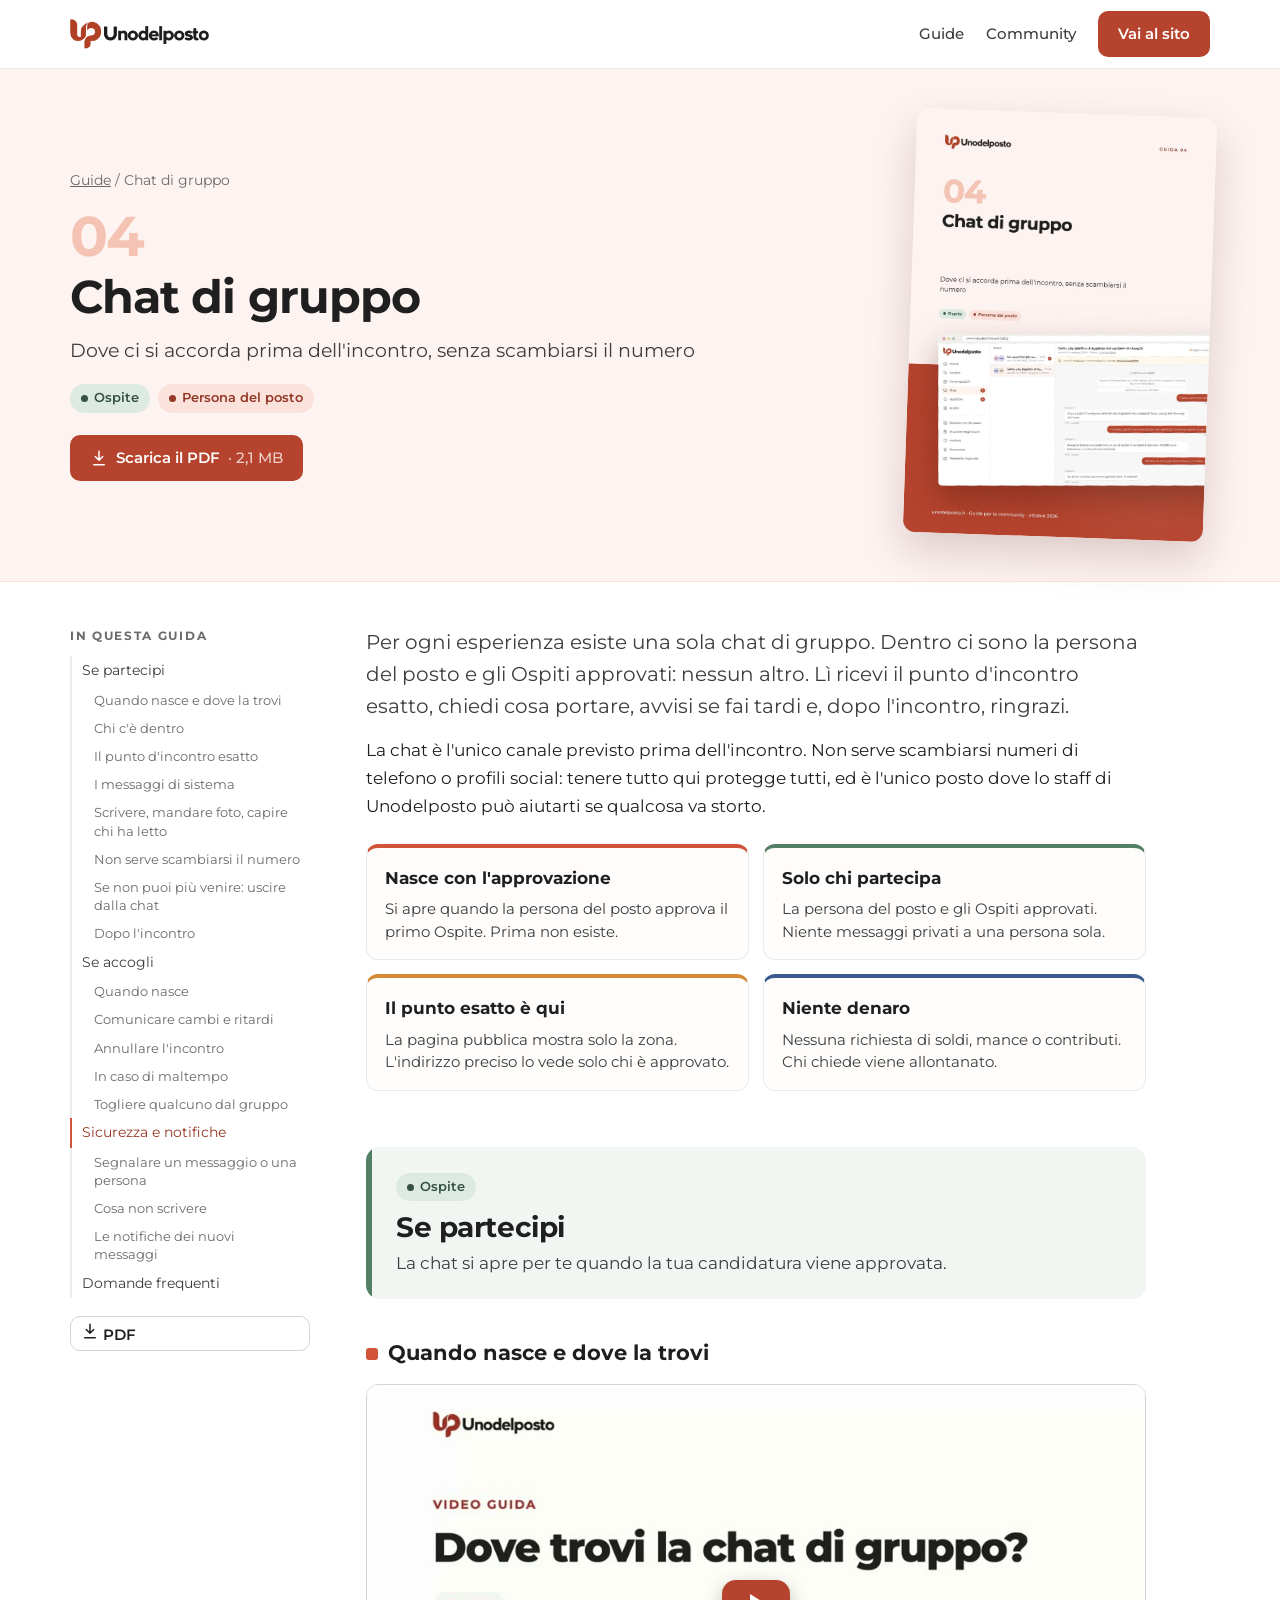
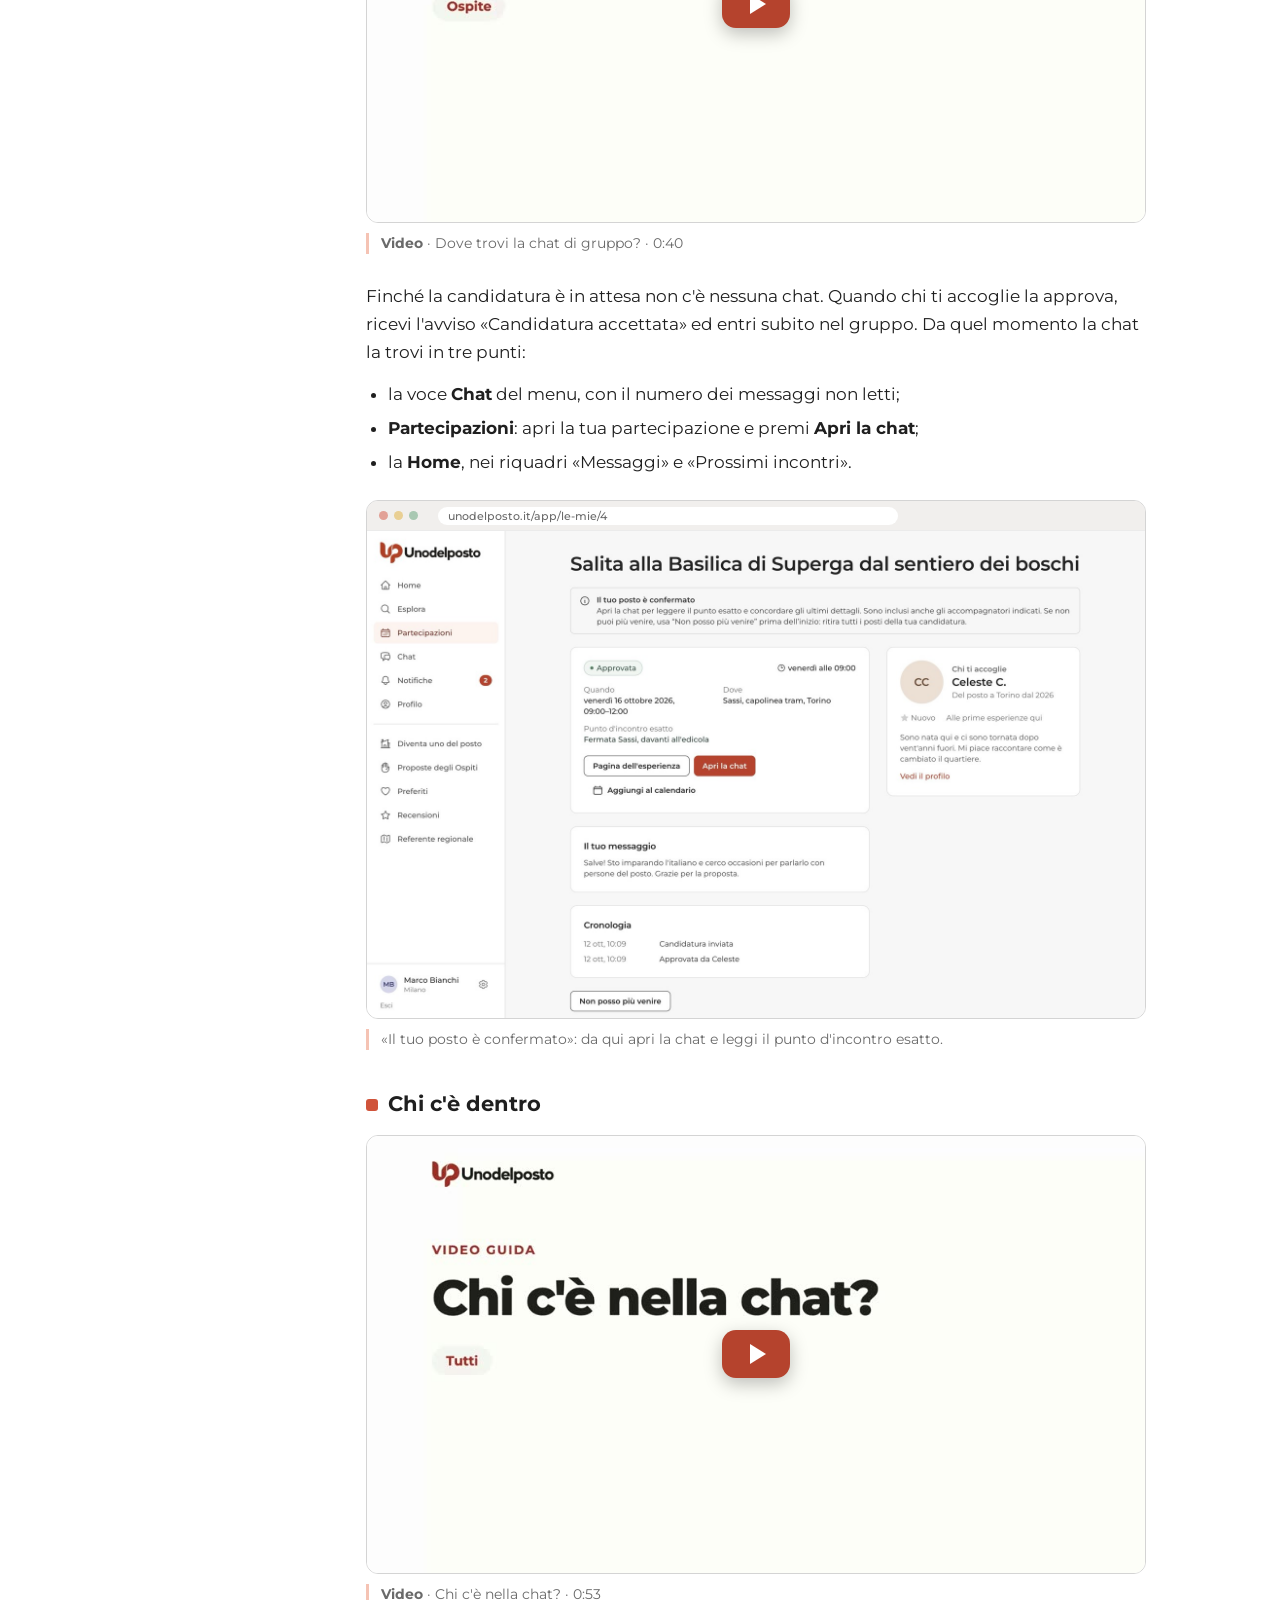
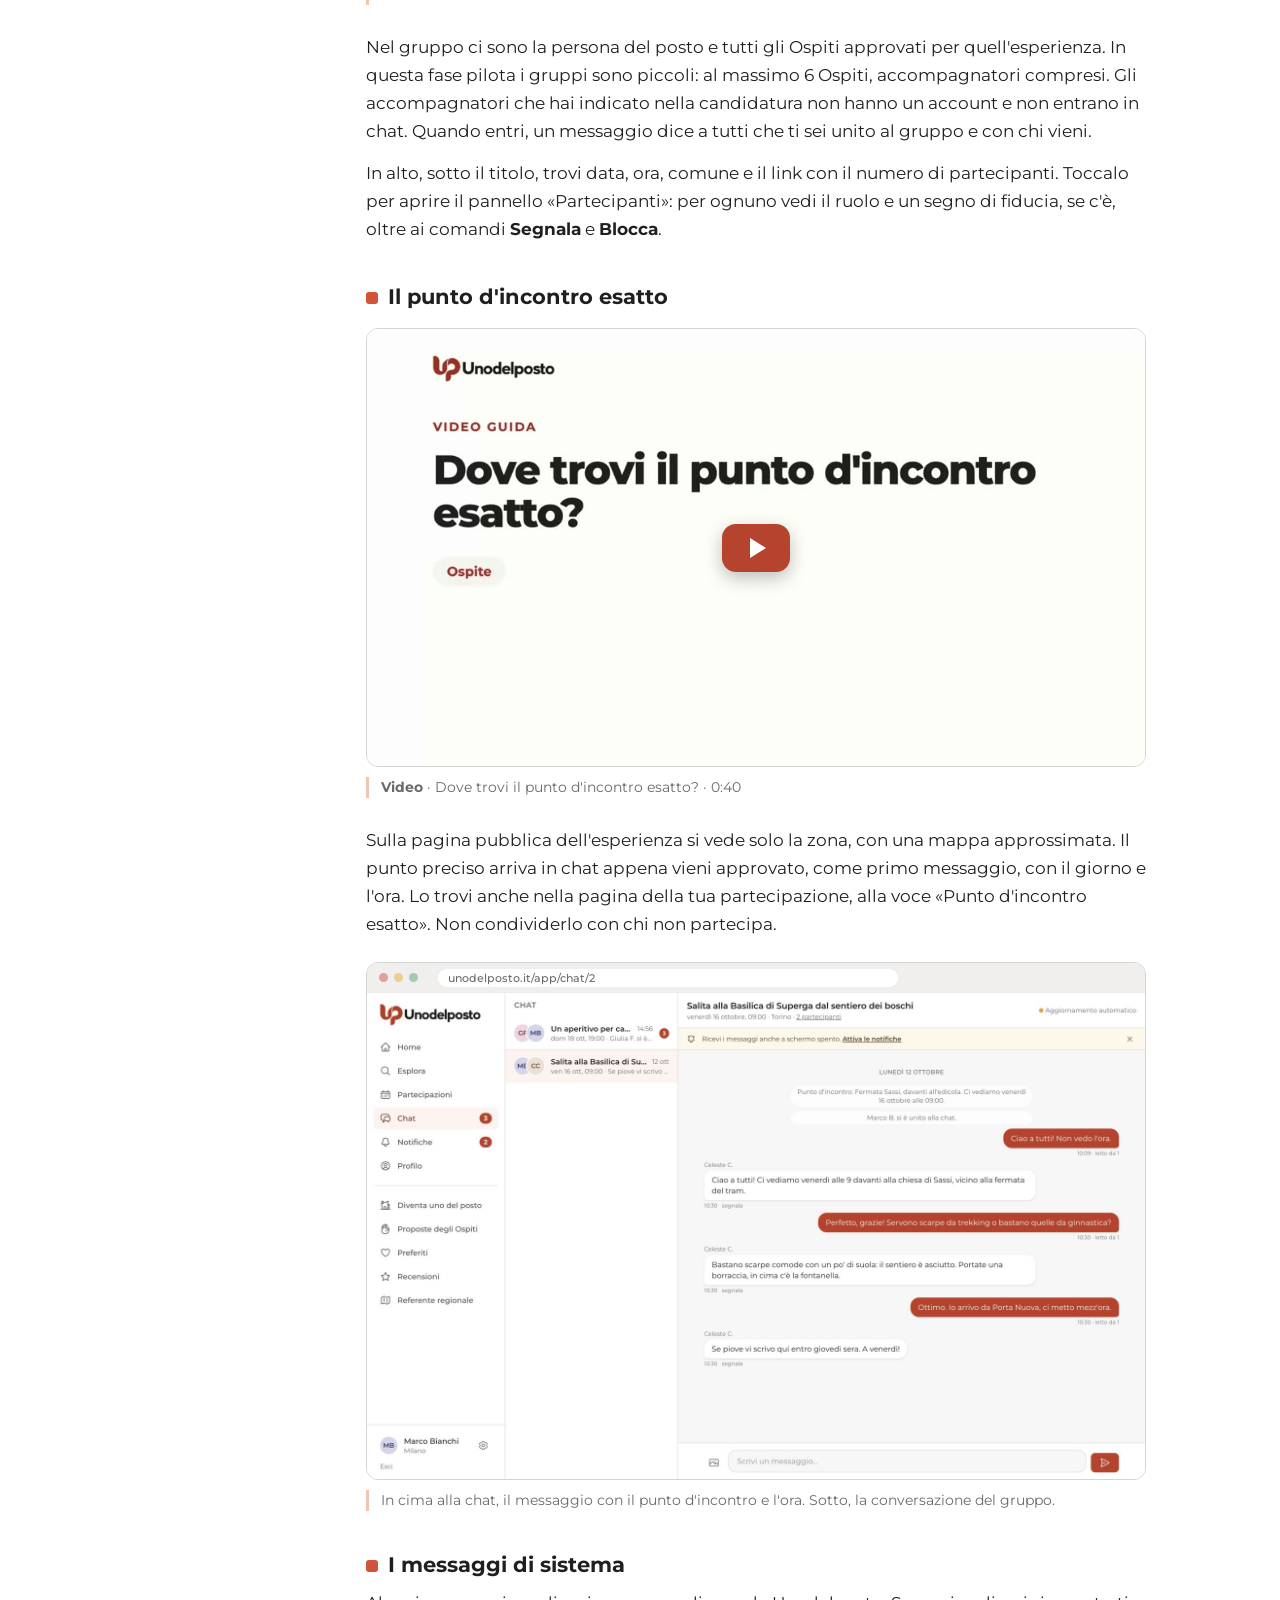
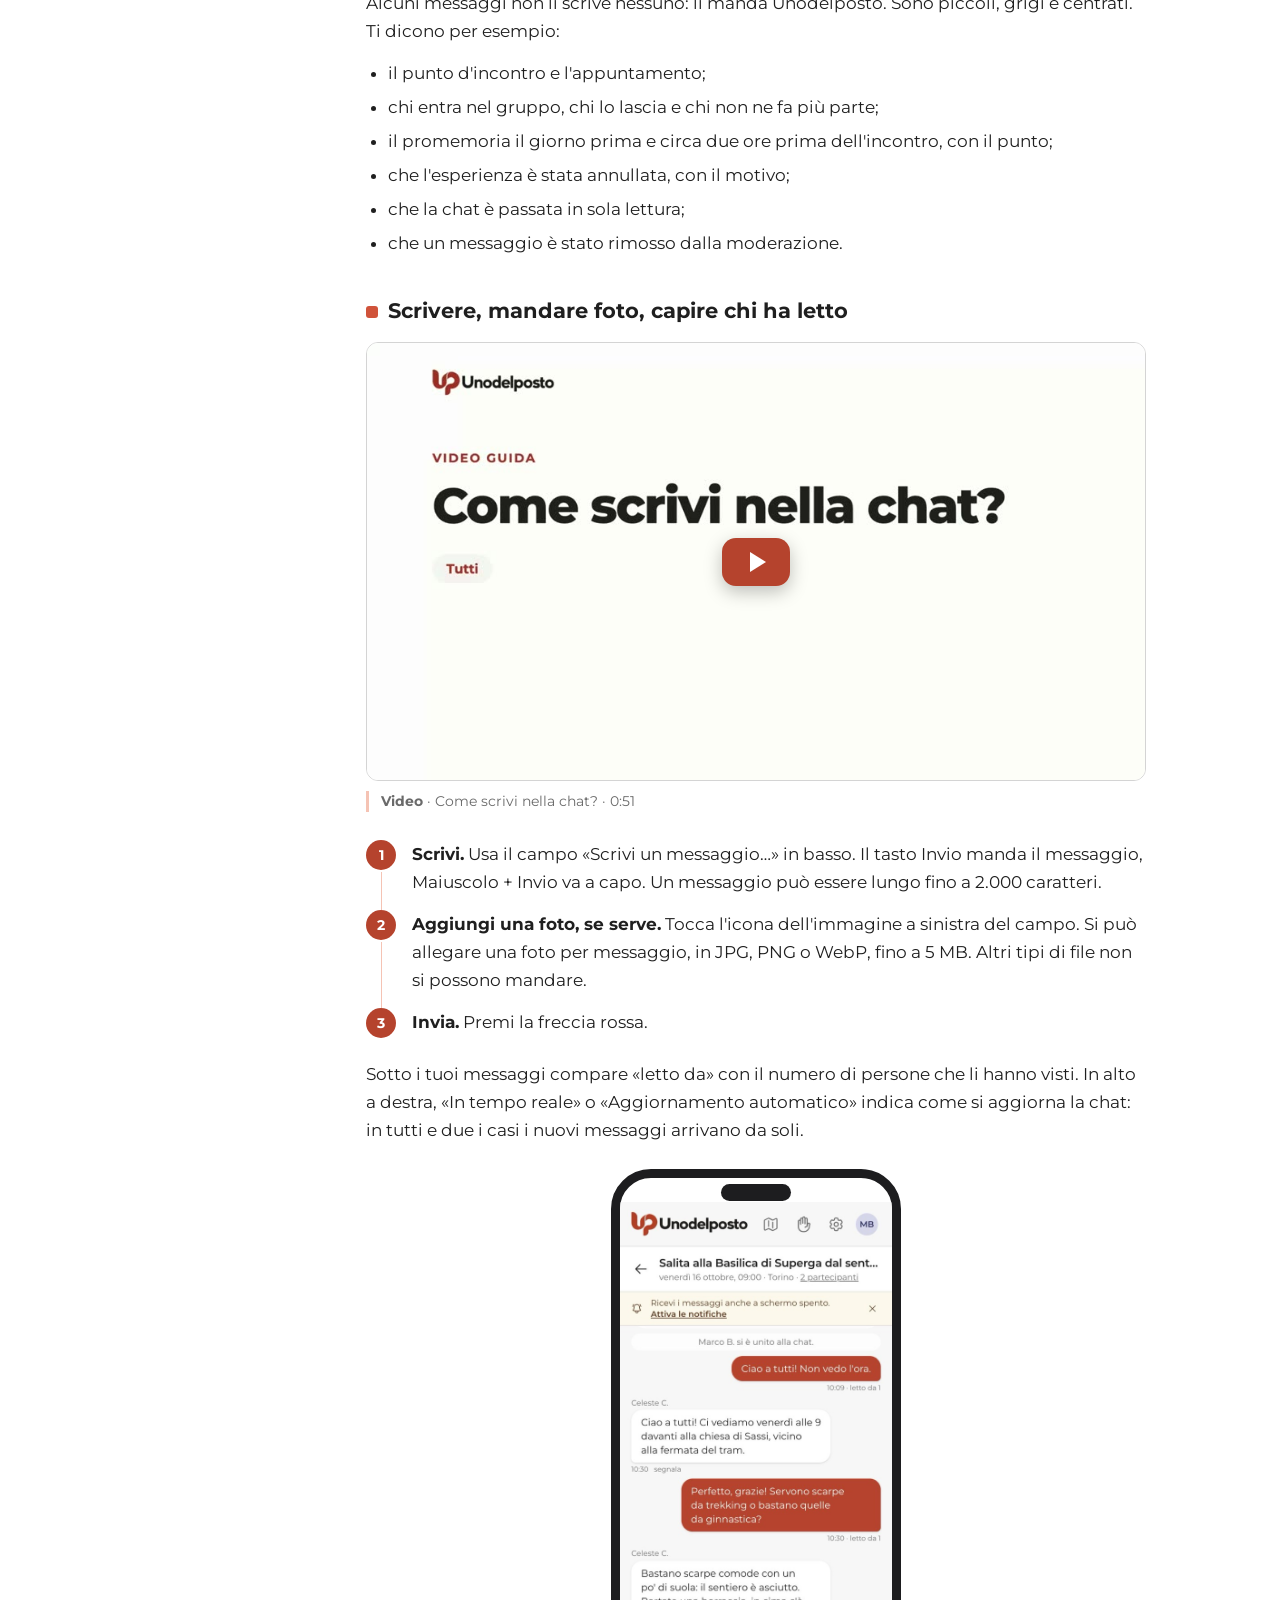
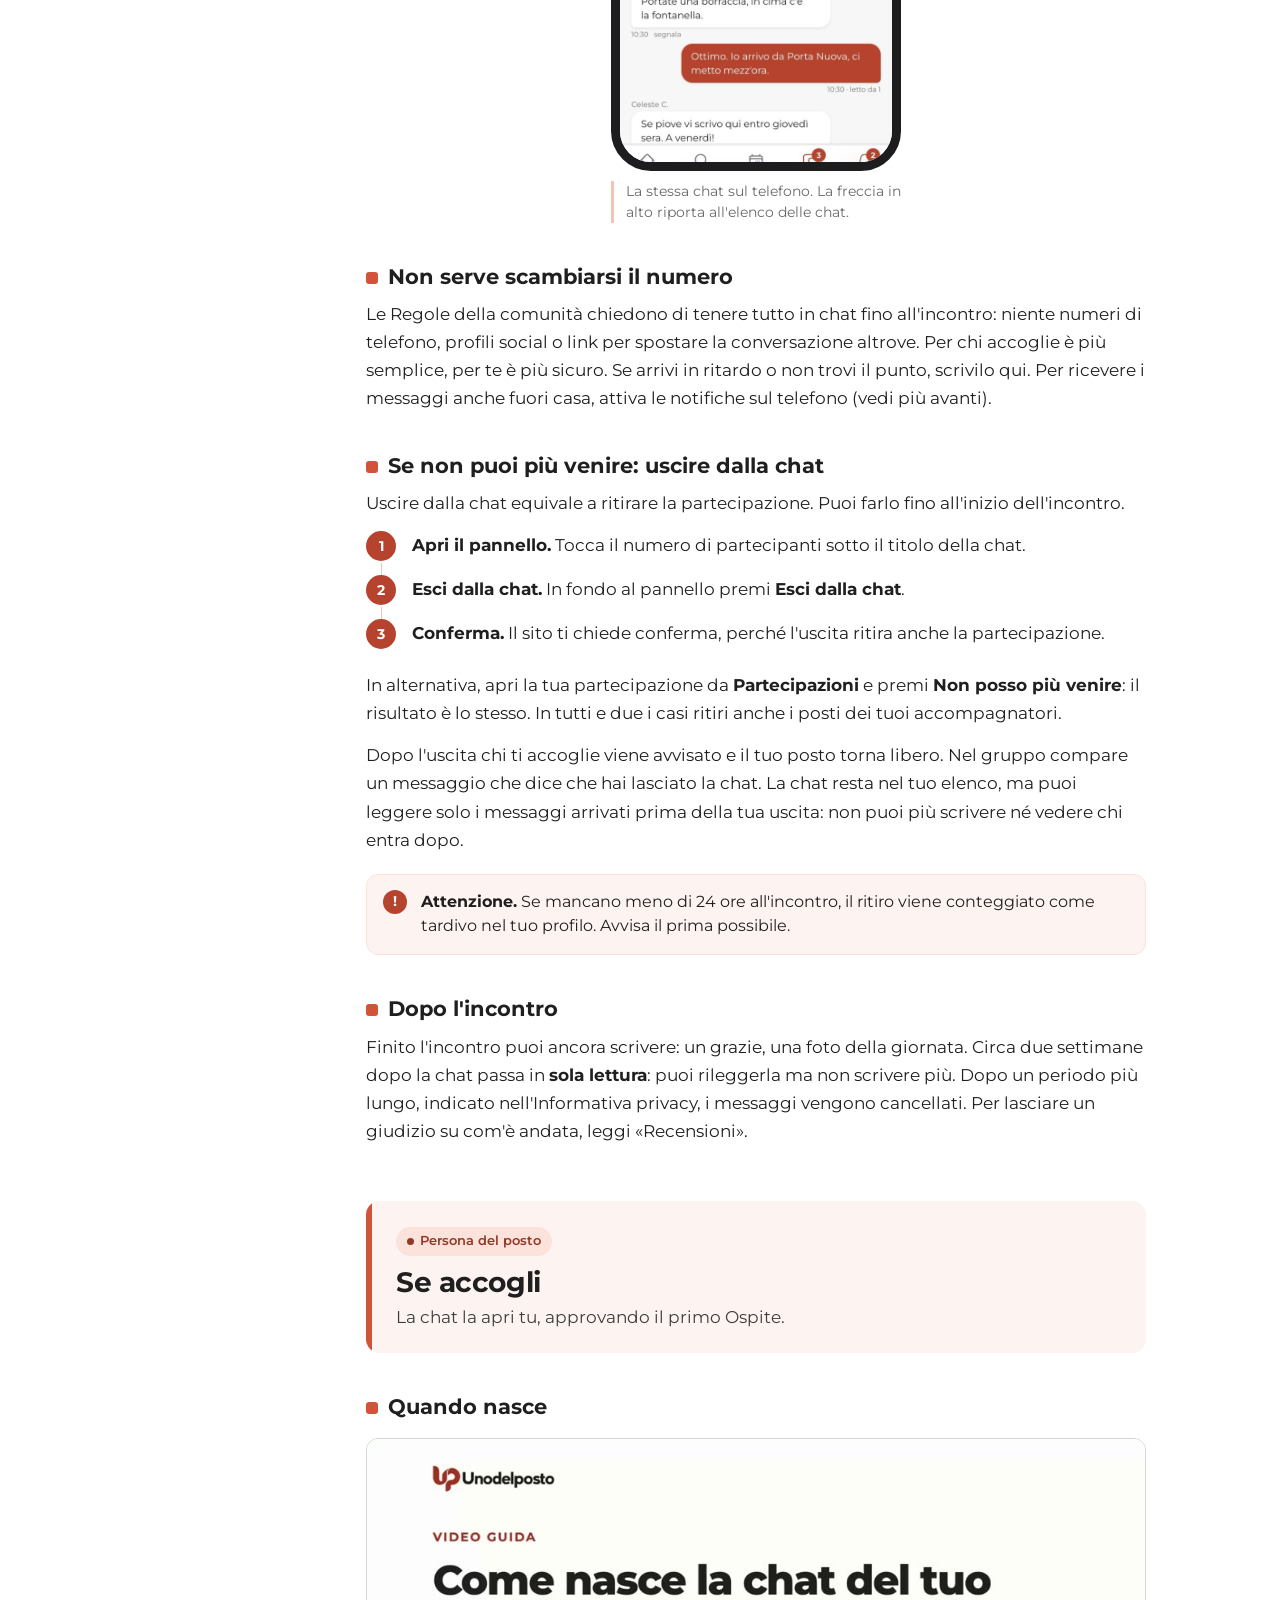
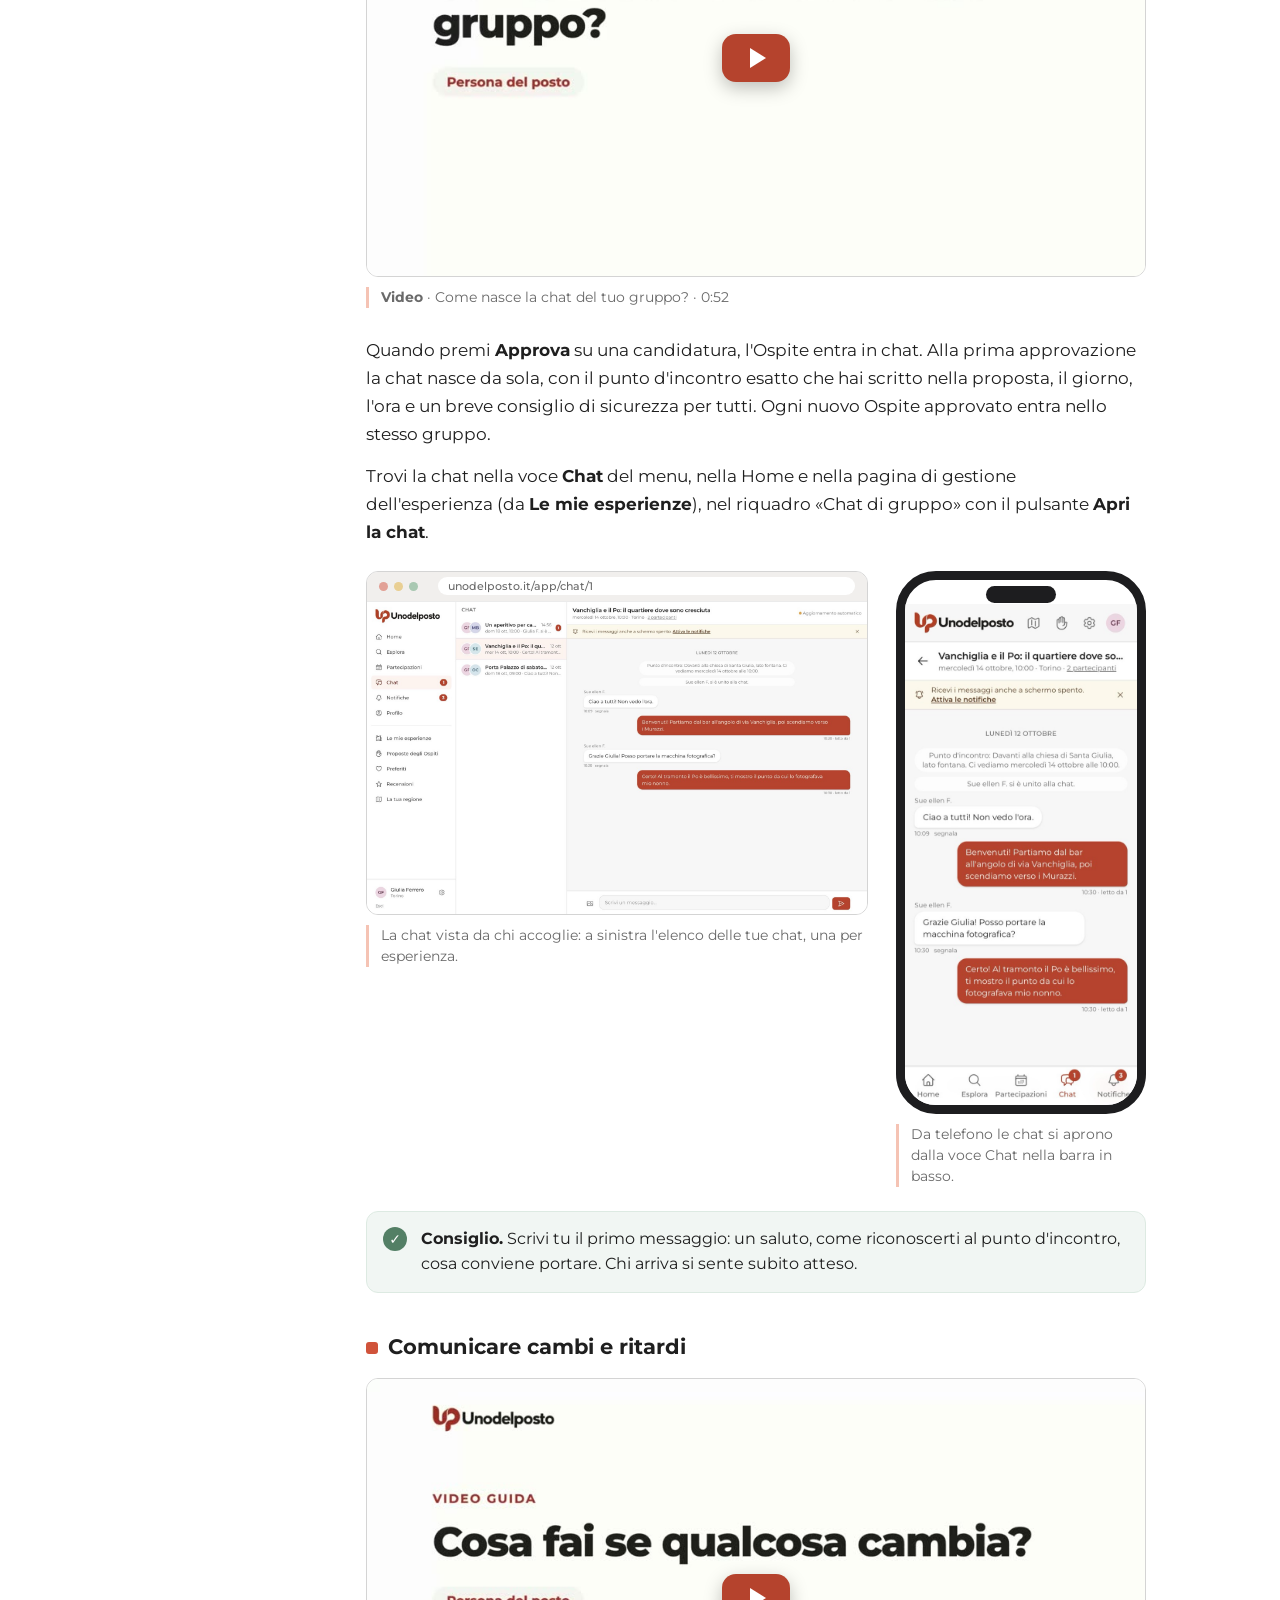
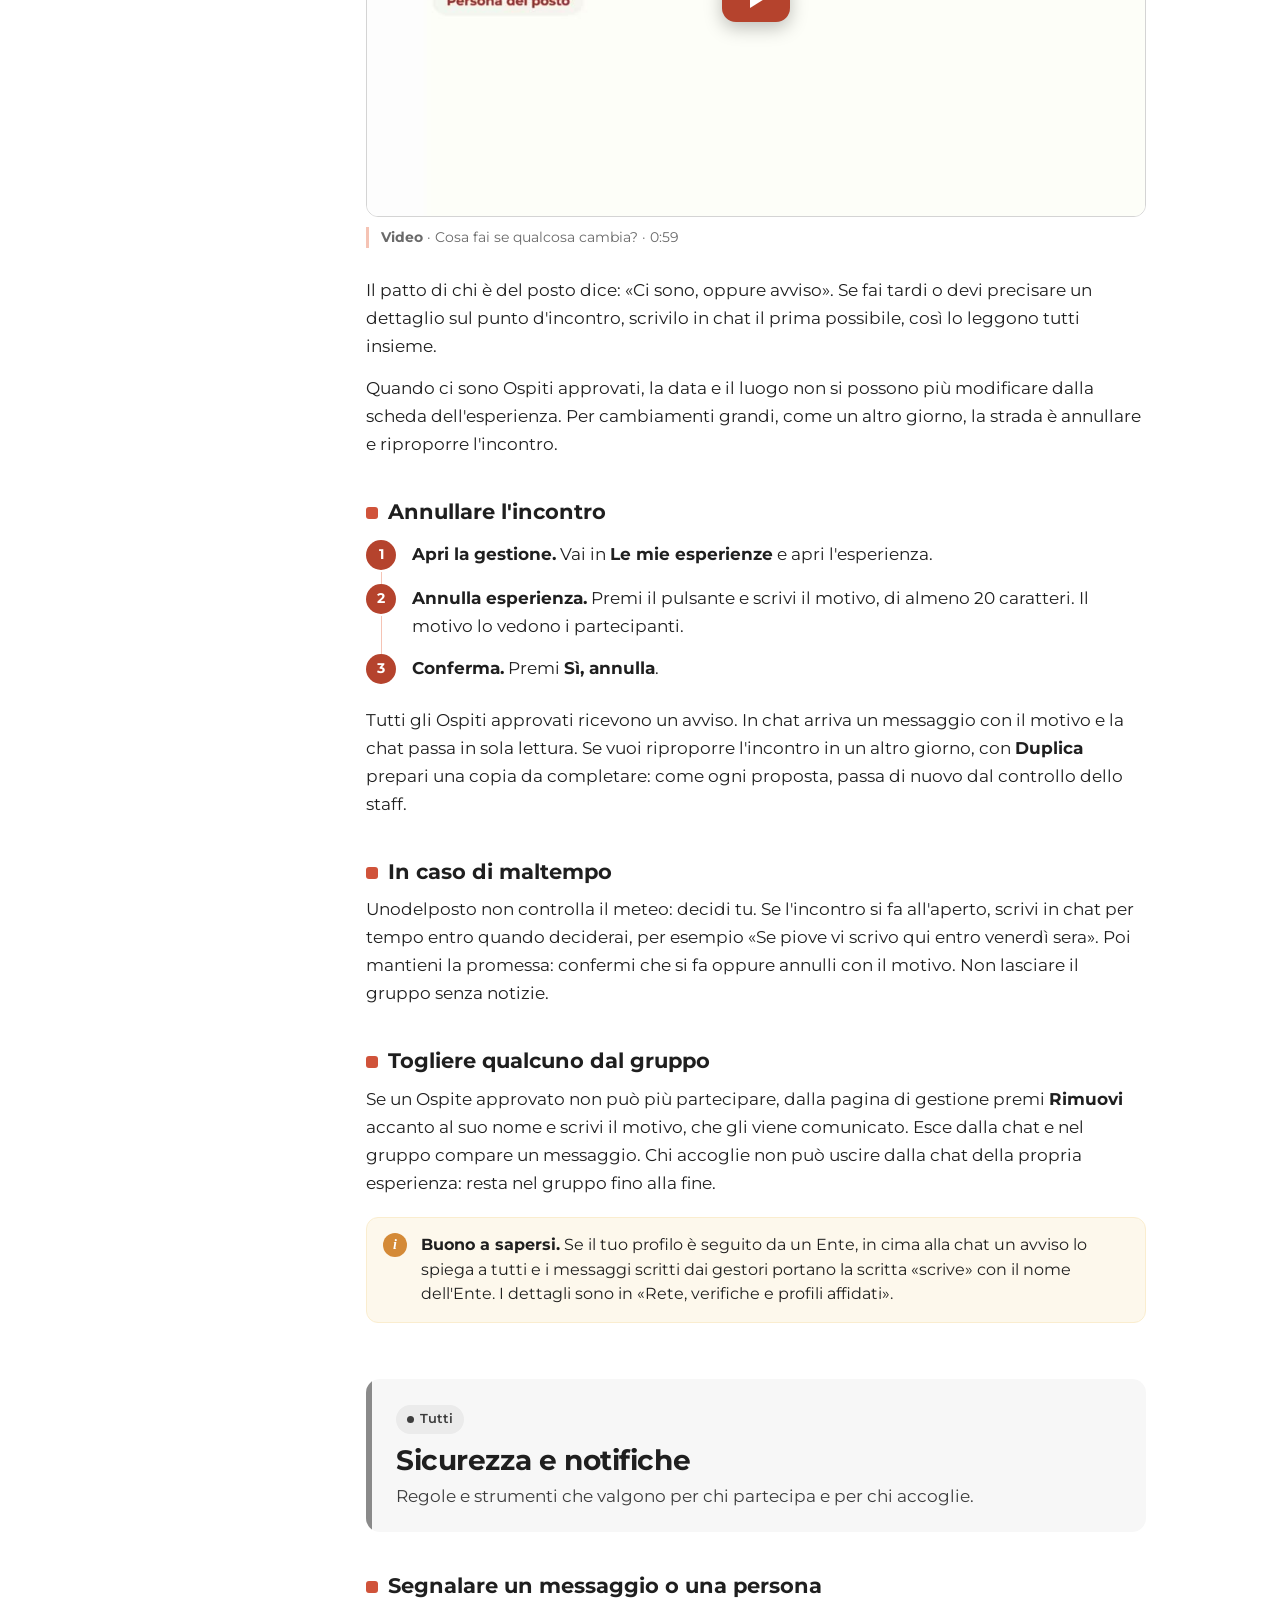
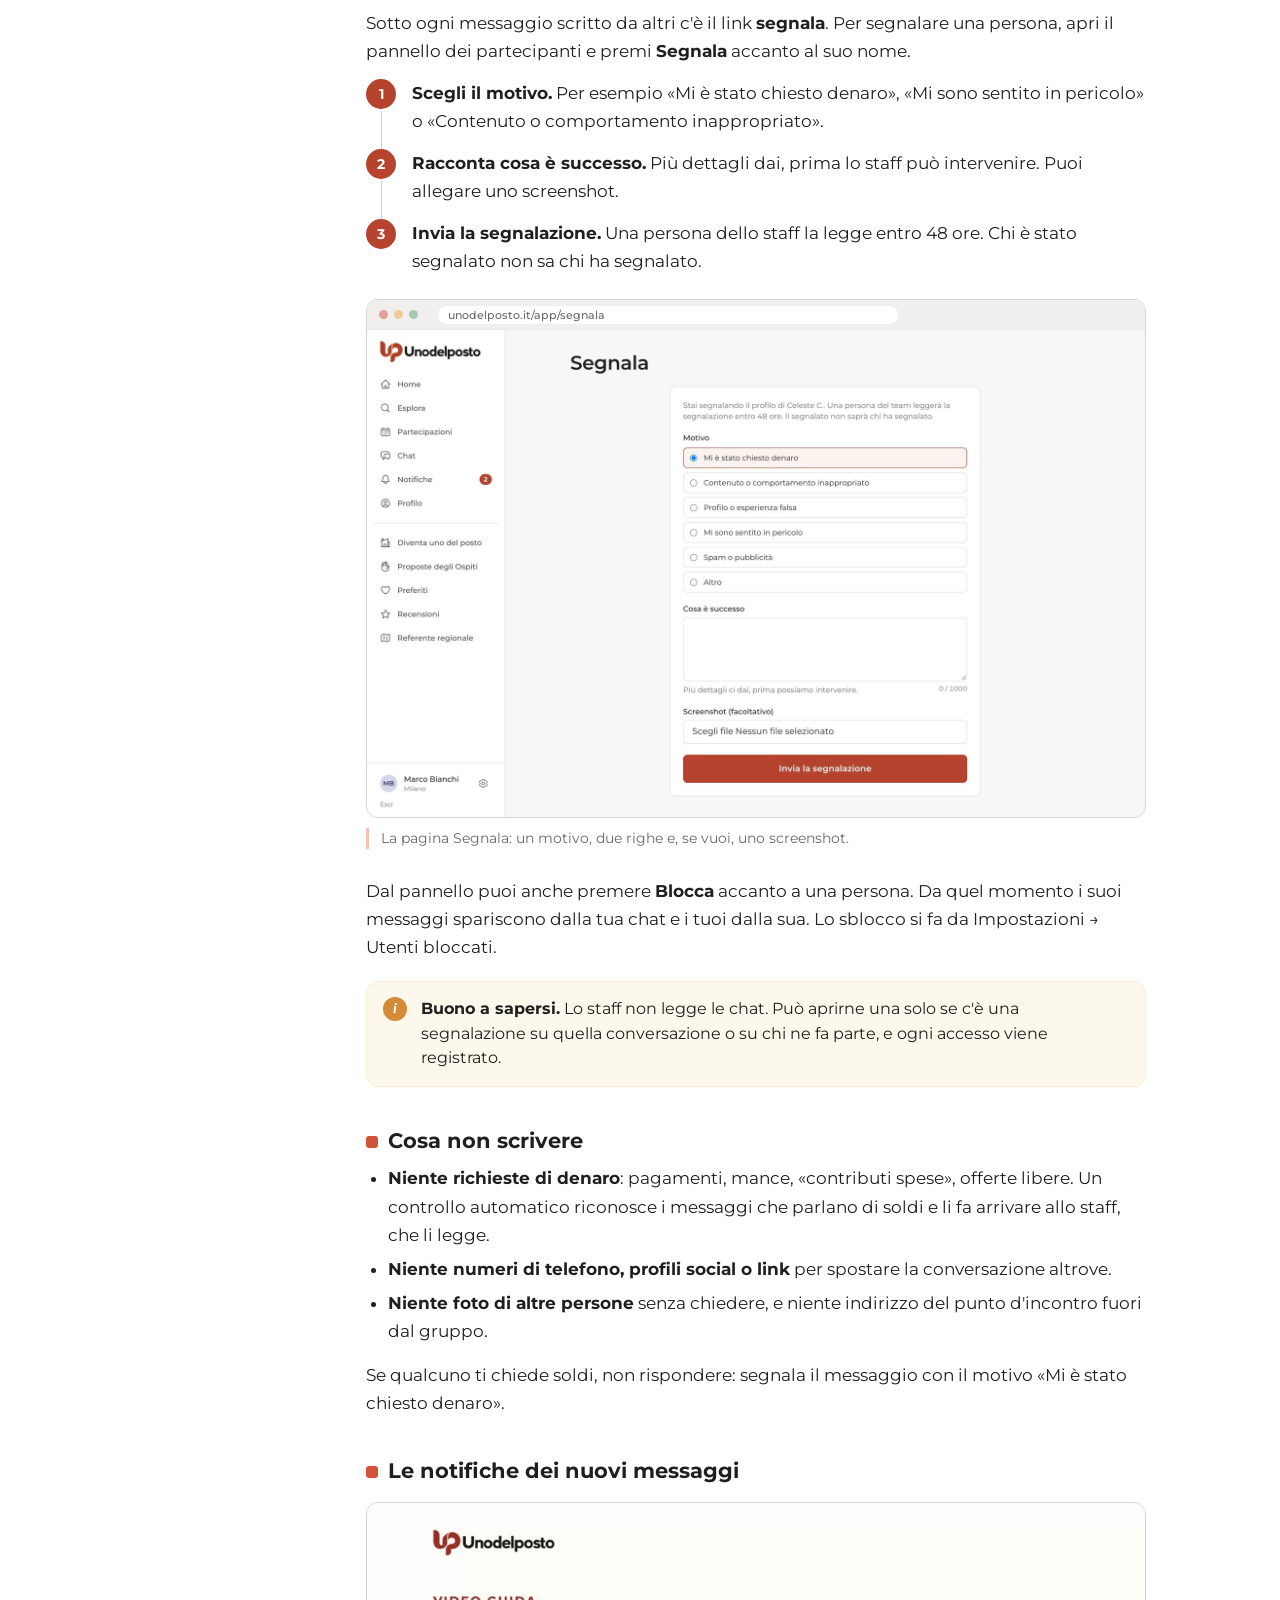
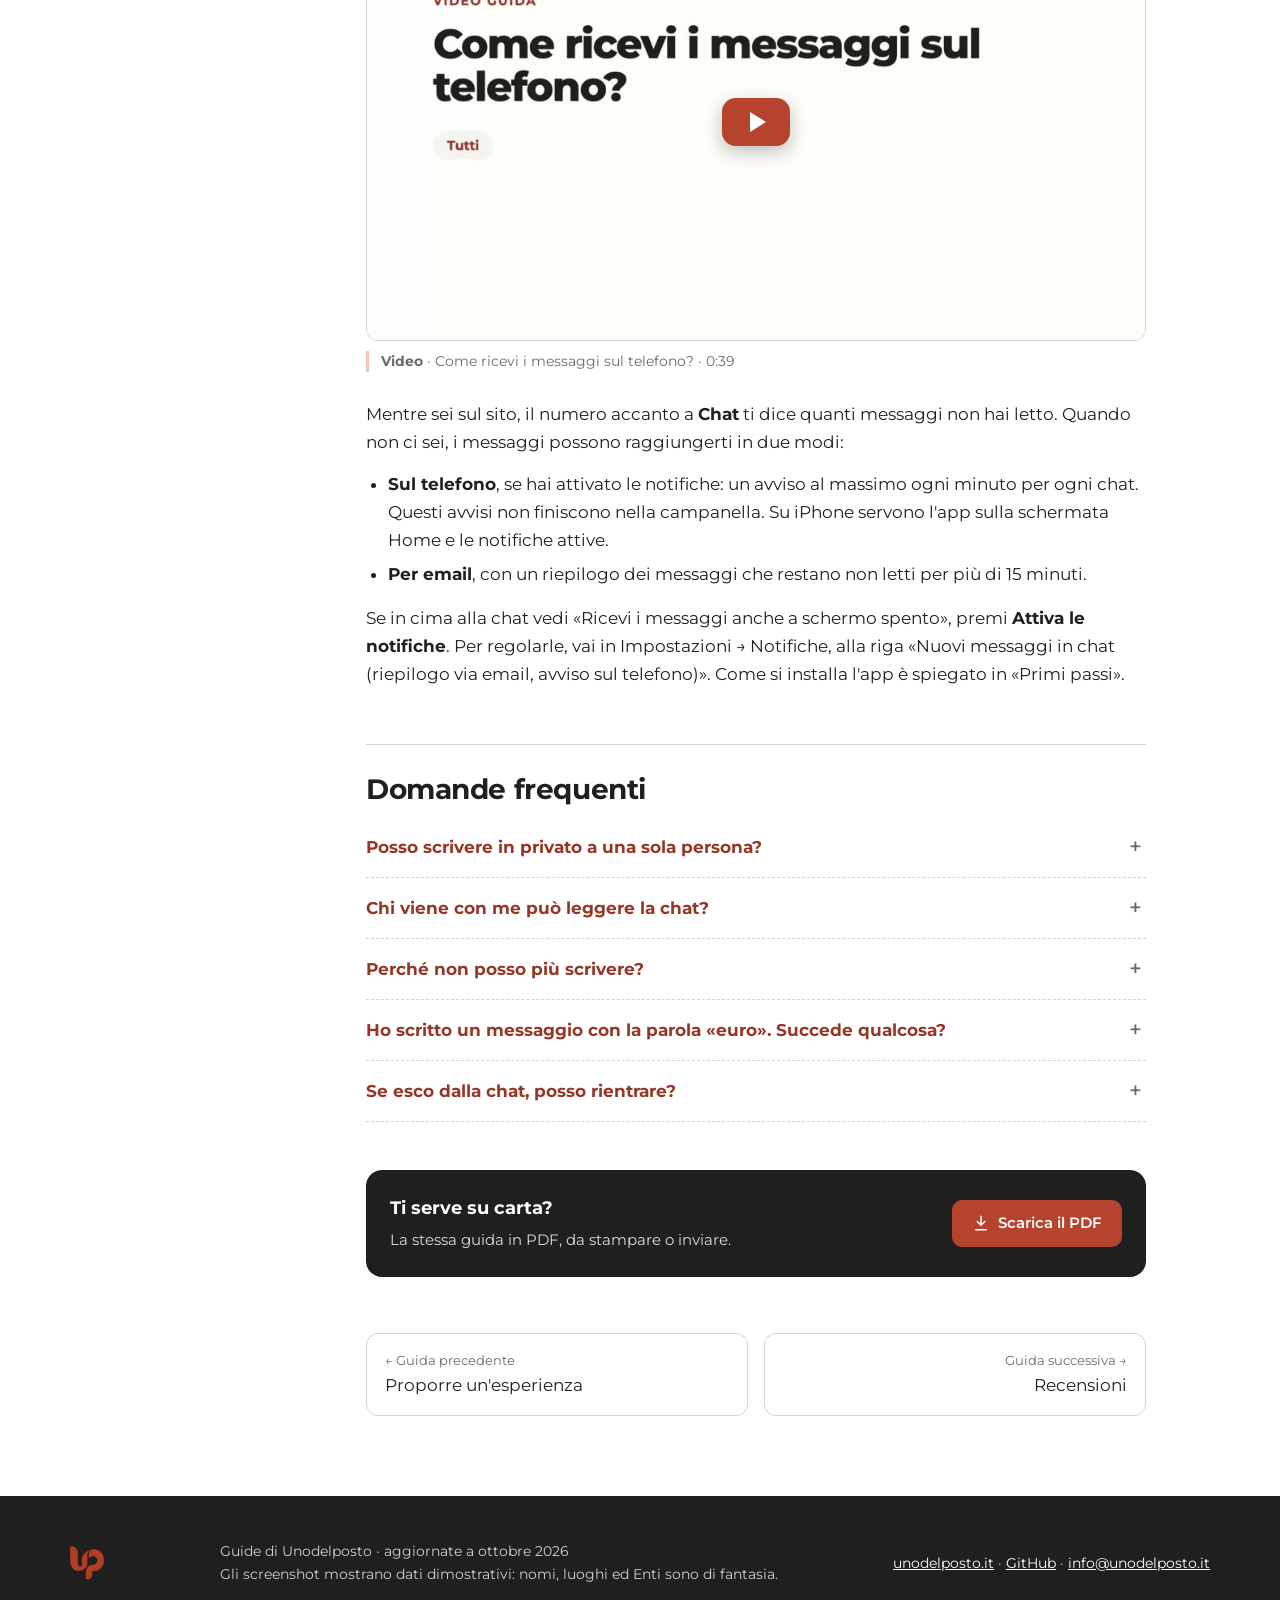
<file: docs/guide/04-chat-di-gruppo/index.html>
<!doctype html>
<html lang="it">
<head>
<meta charset="utf-8">
<meta name="viewport" content="width=device-width, initial-scale=1">
<title>Chat di gruppo · Guide di Unodelposto</title>
<meta name="description" content="Quando nasce la chat di gruppo, chi c'è dentro, dove trovi il punto d'incontro esatto, come uscire, segnalare un messaggio e gestire cambi e annullamenti.">
<meta property="og:title" content="Chat di gruppo · Guide di Unodelposto">
<meta property="og:description" content="Quando nasce la chat di gruppo, chi c'è dentro, dove trovi il punto d'incontro esatto, come uscire, segnalare un messaggio e gestire cambi e annullamenti.">
<meta property="og:type" content="website">
<meta property="og:image" content="https://guide.unodelposto.it/guide/04-chat-di-gruppo/copertina.jpg">
<meta name="theme-color" content="#b5432d">
<link rel="icon" href="../../assets/mark.png">
<link rel="preconnect" href="https://fonts.googleapis.com"><link rel="preconnect" href="https://fonts.gstatic.com" crossorigin>
<link href="https://fonts.googleapis.com/css2?family=Montserrat:ital,wght@0,400;0,500;0,600;0,700;1,400&display=swap" rel="stylesheet">
<link rel="stylesheet" href="../../assets/site.css">
</head>
<body>
<a class="skip" href="#contenuto">Vai al contenuto</a>
<header class="site-head"><div class="wrap">
  <a class="logo" href="../../index.html" aria-label="Guide di Unodelposto"><img src="../../assets/logo.png" alt="Unodelposto" width="139" height="30"></a>
  <nav><a href="../../index.html#guide">Guide</a><a href="https://github.com/ludovicopiccolo/unodelposto-community/discussions">Community</a><a class="btn" href="https://www.unodelposto.it">Vai al sito</a></nav>
</div></header>
<main id="contenuto">

<section class="ghero"><div class="wrap">
  <div>
    <div class="crumbs"><a href="../../index.html">Guide</a> / Chat di gruppo</div>
    <div class="num">04</div>
    <h1>Chat di gruppo</h1>
    <p class="sub">Dove ci si accorda prima dell'incontro, senza scambiarsi il numero</p>
    <div class="roles"><span class="role ospite">Ospite</span><span class="role posto">Persona del posto</span></div>
    <a class="btn" href="guida-chat-di-gruppo.pdf" download><svg viewBox="0 0 24 24" fill="none" stroke="currentColor" stroke-width="2" stroke-linecap="round" stroke-linejoin="round" aria-hidden="true"><path d="M12 3v12m0 0-5-5m5 5 5-5M5 21h14"/></svg> Scarica il PDF <span style="opacity:.75;font-weight:500">· 2,1 MB</span></a>
  </div>
  <a class="cover" href="guida-chat-di-gruppo.pdf" aria-hidden="true" tabindex="-1"><img src="copertina.jpg" alt="" width="300" height="424"></a>
</div></section>
<div class="wrap layout">
  <nav class="toc" aria-label="In questa guida"><p>In questa guida</p><ol><li><a href="#se-partecipi">Se partecipi</a></li><li><a href="#quando-nasce-e-dove-la-trovi" class="sub">Quando nasce e dove la trovi</a></li><li><a href="#chi-c-e-dentro" class="sub">Chi c'è dentro</a></li><li><a href="#il-punto-d-incontro-esatto" class="sub">Il punto d'incontro esatto</a></li><li><a href="#i-messaggi-di-sistema" class="sub">I messaggi di sistema</a></li><li><a href="#scrivere-mandare-foto-capire-chi-ha-letto" class="sub">Scrivere, mandare foto, capire chi ha letto</a></li><li><a href="#non-serve-scambiarsi-il-numero" class="sub">Non serve scambiarsi il numero</a></li><li><a href="#se-non-puoi-piu-venire-uscire-dalla-chat" class="sub">Se non puoi più venire: uscire dalla chat</a></li><li><a href="#dopo-l-incontro" class="sub">Dopo l'incontro</a></li><li><a href="#se-accogli">Se accogli</a></li><li><a href="#quando-nasce" class="sub">Quando nasce</a></li><li><a href="#comunicare-cambi-e-ritardi" class="sub">Comunicare cambi e ritardi</a></li><li><a href="#annullare-l-incontro" class="sub">Annullare l'incontro</a></li><li><a href="#in-caso-di-maltempo" class="sub">In caso di maltempo</a></li><li><a href="#togliere-qualcuno-dal-gruppo" class="sub">Togliere qualcuno dal gruppo</a></li><li><a href="#sicurezza-e-notifiche">Sicurezza e notifiche</a></li><li><a href="#segnalare-un-messaggio-o-una-persona" class="sub">Segnalare un messaggio o una persona</a></li><li><a href="#cosa-non-scrivere" class="sub">Cosa non scrivere</a></li><li><a href="#le-notifiche-dei-nuovi-messaggi" class="sub">Le notifiche dei nuovi messaggi</a></li><li><a href="#domande-frequenti">Domande frequenti</a></li></ol>
    <div class="dl"><a class="btn ghost" href="guida-chat-di-gruppo.pdf" download><svg viewBox="0 0 24 24" fill="none" stroke="currentColor" stroke-width="2" stroke-linecap="round" stroke-linejoin="round" aria-hidden="true"><path d="M12 3v12m0 0-5-5m5 5 5-5M5 21h14"/></svg> PDF</a></div></nav>
  <article>
<section class="intro">
  <p>Per ogni esperienza esiste una sola chat di gruppo. Dentro ci sono la persona del posto e gli Ospiti approvati: nessun altro. Lì ricevi il punto d'incontro esatto, chiedi cosa portare, avvisi se fai tardi e, dopo l'incontro, ringrazi.</p>
  <p>La chat è l'unico canale previsto prima dell'incontro. Non serve scambiarsi numeri di telefono o profili social: tenere tutto qui protegge tutti, ed è l'unico posto dove lo staff di Unodelposto può aiutarti se qualcosa va storto.</p>
  <div class="cards">
    <div class="card"><h4>Nasce con l'approvazione</h4><p>Si apre quando la persona del posto approva il primo Ospite. Prima non esiste.</p></div>
    <div class="card"><h4>Solo chi partecipa</h4><p>La persona del posto e gli Ospiti approvati. Niente messaggi privati a una persona sola.</p></div>
    <div class="card"><h4>Il punto esatto è qui</h4><p>La pagina pubblica mostra solo la zona. L'indirizzo preciso lo vede solo chi è approvato.</p></div>
    <div class="card"><h4>Niente denaro</h4><p>Nessuna richiesta di soldi, mance o contributi. Chi chiede viene allontanato.</p></div>
  </div>
</section>

<section>
  <div class="role-head" data-role="ospite"><span class="role ospite">Ospite</span><h2 id="se-partecipi">Se partecipi</h2><p>La chat si apre per te quando la tua candidatura viene approvata.</p></div>

  <h3 id="quando-nasce-e-dove-la-trovi">Quando nasce e dove la trovi</h3><figure class="yt"><a href="https://www.youtube.com/watch?v=dUi7SHNJaYU" data-yt="dUi7SHNJaYU" aria-label="Guarda il video: Dove trovi la chat di gruppo?"><img src="../../guide/anteprime/04-01.jpg" alt="" loading="lazy" decoding="async"><span class="play" aria-hidden="true"></span></a><figcaption><strong>Video</strong> · Dove trovi la chat di gruppo? · 0:40</figcaption></figure>
  <p>Finché la candidatura è in attesa non c'è nessuna chat. Quando chi ti accoglie la approva, ricevi l'avviso «Candidatura accettata» ed entri subito nel gruppo. Da quel momento la chat la trovi in tre punti:</p>
  <ul>
    <li>la voce <strong>Chat</strong> del menu, con il numero dei messaggi non letti;</li>
    <li><strong>Partecipazioni</strong>: apri la tua partecipazione e premi <strong>Apri la chat</strong>;</li>
    <li>la <strong>Home</strong>, nei riquadri «Messaggi» e «Prossimi incontri».</li>
  </ul>
  <figure class="shot"><div class="browser"><div class="bar"><i></i><i></i><i></i><b>unodelposto.it/app/le-mie/4</b></div><img src="../img/g-partecipazione-confermata.jpg" alt="«Il tuo posto è confermato»: da qui apri la chat e leggi il punto d'incontro esatto." loading="lazy" decoding="async"></div><figcaption>«Il tuo posto è confermato»: da qui apri la chat e leggi il punto d'incontro esatto.</figcaption></figure>

  <h3 id="chi-c-e-dentro">Chi c'è dentro</h3><figure class="yt"><a href="https://www.youtube.com/watch?v=dhU-ZQZKafI" data-yt="dhU-ZQZKafI" aria-label="Guarda il video: Chi c'è nella chat?"><img src="../../guide/anteprime/04-02.jpg" alt="" loading="lazy" decoding="async"><span class="play" aria-hidden="true"></span></a><figcaption><strong>Video</strong> · Chi c'è nella chat? · 0:53</figcaption></figure>
  <p>Nel gruppo ci sono la persona del posto e tutti gli Ospiti approvati per quell'esperienza. In questa fase pilota i gruppi sono piccoli: al massimo 6 Ospiti, accompagnatori compresi. Gli accompagnatori che hai indicato nella candidatura non hanno un account e non entrano in chat. Quando entri, un messaggio dice a tutti che ti sei unito al gruppo e con chi vieni.</p>
  <p>In alto, sotto il titolo, trovi data, ora, comune e il link con il numero di partecipanti. Toccalo per aprire il pannello «Partecipanti»: per ognuno vedi il ruolo e un segno di fiducia, se c'è, oltre ai comandi <strong>Segnala</strong> e <strong>Blocca</strong>.</p>

  <h3 id="il-punto-d-incontro-esatto">Il punto d'incontro esatto</h3><figure class="yt"><a href="https://www.youtube.com/watch?v=4ZlwfrGKB5g" data-yt="4ZlwfrGKB5g" aria-label="Guarda il video: Dove trovi il punto d'incontro esatto?"><img src="../../guide/anteprime/04-03.jpg" alt="" loading="lazy" decoding="async"><span class="play" aria-hidden="true"></span></a><figcaption><strong>Video</strong> · Dove trovi il punto d'incontro esatto? · 0:40</figcaption></figure>
  <p>Sulla pagina pubblica dell'esperienza si vede solo la zona, con una mappa approssimata. Il punto preciso arriva in chat appena vieni approvato, come primo messaggio, con il giorno e l'ora. Lo trovi anche nella pagina della tua partecipazione, alla voce «Punto d'incontro esatto». Non condividerlo con chi non partecipa.</p>
  <figure class="shot"><div class="browser"><div class="bar"><i></i><i></i><i></i><b>unodelposto.it/app/chat/2</b></div><img src="../img/g-chat.jpg" alt="In cima alla chat, il messaggio con il punto d'incontro e l'ora. Sotto, la conversazione del gruppo." loading="lazy" decoding="async"></div><figcaption>In cima alla chat, il messaggio con il punto d'incontro e l'ora. Sotto, la conversazione del gruppo.</figcaption></figure>

  <h3 id="i-messaggi-di-sistema">I messaggi di sistema</h3>
  <p>Alcuni messaggi non li scrive nessuno: li manda Unodelposto. Sono piccoli, grigi e centrati. Ti dicono per esempio:</p>
  <ul>
    <li>il punto d'incontro e l'appuntamento;</li>
    <li>chi entra nel gruppo, chi lo lascia e chi non ne fa più parte;</li>
    <li>il promemoria il giorno prima e circa due ore prima dell'incontro, con il punto;</li>
    <li>che l'esperienza è stata annullata, con il motivo;</li>
    <li>che la chat è passata in sola lettura;</li>
    <li>che un messaggio è stato rimosso dalla moderazione.</li>
  </ul>

  <h3 id="scrivere-mandare-foto-capire-chi-ha-letto">Scrivere, mandare foto, capire chi ha letto</h3><figure class="yt"><a href="https://www.youtube.com/watch?v=dM1xthJcYOg" data-yt="dM1xthJcYOg" aria-label="Guarda il video: Come scrivi nella chat?"><img src="../../guide/anteprime/04-04.jpg" alt="" loading="lazy" decoding="async"><span class="play" aria-hidden="true"></span></a><figcaption><strong>Video</strong> · Come scrivi nella chat? · 0:51</figcaption></figure>
  <ol class="steps">
    <li><strong>Scrivi.</strong> Usa il campo «Scrivi un messaggio…» in basso. Il tasto Invio manda il messaggio, Maiuscolo + Invio va a capo. Un messaggio può essere lungo fino a 2.000 caratteri.</li>
    <li><strong>Aggiungi una foto, se serve.</strong> Tocca l'icona dell'immagine a sinistra del campo. Si può allegare una foto per messaggio, in JPG, PNG o WebP, fino a 5 MB. Altri tipi di file non si possono mandare.</li>
    <li><strong>Invia.</strong> Premi la freccia rossa.</li>
  </ol>
  <p>Sotto i tuoi messaggi compare «letto da» con il numero di persone che li hanno visti. In alto a destra, «In tempo reale» o «Aggiornamento automatico» indica come si aggiorna la chat: in tutti e due i casi i nuovi messaggi arrivano da soli.</p>
  <figure class="shot phone"><div class="device"><img src="../img/m-chat.jpg" alt="La stessa chat sul telefono. La freccia in alto riporta all'elenco delle chat." loading="lazy" decoding="async"></div><figcaption>La stessa chat sul telefono. La freccia in alto riporta all'elenco delle chat.</figcaption></figure>

  <h3 id="non-serve-scambiarsi-il-numero">Non serve scambiarsi il numero</h3>
  <p>Le Regole della comunità chiedono di tenere tutto in chat fino all'incontro: niente numeri di telefono, profili social o link per spostare la conversazione altrove. Per chi accoglie è più semplice, per te è più sicuro. Se arrivi in ritardo o non trovi il punto, scrivilo qui. Per ricevere i messaggi anche fuori casa, attiva le notifiche sul telefono (vedi più avanti).</p>

  <h3 id="se-non-puoi-piu-venire-uscire-dalla-chat">Se non puoi più venire: uscire dalla chat</h3>
  <p>Uscire dalla chat equivale a ritirare la partecipazione. Puoi farlo fino all'inizio dell'incontro.</p>
  <ol class="steps">
    <li><strong>Apri il pannello.</strong> Tocca il numero di partecipanti sotto il titolo della chat.</li>
    <li><strong>Esci dalla chat.</strong> In fondo al pannello premi <strong>Esci dalla chat</strong>.</li>
    <li><strong>Conferma.</strong> Il sito ti chiede conferma, perché l'uscita ritira anche la partecipazione.</li>
  </ol>
  <p>In alternativa, apri la tua partecipazione da <strong>Partecipazioni</strong> e premi <strong>Non posso più venire</strong>: il risultato è lo stesso. In tutti e due i casi ritiri anche i posti dei tuoi accompagnatori.</p>
  <p>Dopo l'uscita chi ti accoglie viene avvisato e il tuo posto torna libero. Nel gruppo compare un messaggio che dice che hai lasciato la chat. La chat resta nel tuo elenco, ma puoi leggere solo i messaggi arrivati prima della tua uscita: non puoi più scrivere né vedere chi entra dopo.</p>
  <aside class="warn"><strong>Attenzione.</strong> Se mancano meno di 24 ore all'incontro, il ritiro viene conteggiato come tardivo nel tuo profilo. Avvisa il prima possibile.</aside>

  <h3 id="dopo-l-incontro">Dopo l'incontro</h3>
  <p>Finito l'incontro puoi ancora scrivere: un grazie, una foto della giornata. Circa due settimane dopo la chat passa in <strong>sola lettura</strong>: puoi rileggerla ma non scrivere più. Dopo un periodo più lungo, indicato nell'Informativa privacy, i messaggi vengono cancellati. Per lasciare un giudizio su com'è andata, leggi «Recensioni».</p>
</section>

<div class="pagebreak"></div>

<section>
  <div class="role-head" data-role="posto"><span class="role posto">Persona del posto</span><h2 id="se-accogli">Se accogli</h2><p>La chat la apri tu, approvando il primo Ospite.</p></div>

  <h3 id="quando-nasce">Quando nasce</h3><figure class="yt"><a href="https://www.youtube.com/watch?v=x-1wbvrNNgc" data-yt="x-1wbvrNNgc" aria-label="Guarda il video: Come nasce la chat del tuo gruppo?"><img src="../../guide/anteprime/04-05.jpg" alt="" loading="lazy" decoding="async"><span class="play" aria-hidden="true"></span></a><figcaption><strong>Video</strong> · Come nasce la chat del tuo gruppo? · 0:52</figcaption></figure>
  <p>Quando premi <strong>Approva</strong> su una candidatura, l'Ospite entra in chat. Alla prima approvazione la chat nasce da sola, con il punto d'incontro esatto che hai scritto nella proposta, il giorno, l'ora e un breve consiglio di sicurezza per tutti. Ogni nuovo Ospite approvato entra nello stesso gruppo.</p>
  <p>Trovi la chat nella voce <strong>Chat</strong> del menu, nella Home e nella pagina di gestione dell'esperienza (da <strong>Le mie esperienze</strong>), nel riquadro «Chat di gruppo» con il pulsante <strong>Apri la chat</strong>.</p>
  <div class="pair">
    <figure class="shot"><div class="browser"><div class="bar"><i></i><i></i><i></i><b>unodelposto.it/app/chat/1</b></div><img src="../img/h-chat.jpg" alt="La chat vista da chi accoglie: a sinistra l'elenco delle tue chat, una per esperienza." loading="lazy" decoding="async"></div><figcaption>La chat vista da chi accoglie: a sinistra l'elenco delle tue chat, una per esperienza.</figcaption></figure>
    <figure class="shot phone"><div class="device"><img src="../img/m-chat-host.jpg" alt="Da telefono le chat si aprono dalla voce Chat nella barra in basso." loading="lazy" decoding="async"></div><figcaption>Da telefono le chat si aprono dalla voce Chat nella barra in basso.</figcaption></figure>
  </div>
  <aside class="tip"><strong>Consiglio.</strong> Scrivi tu il primo messaggio: un saluto, come riconoscerti al punto d'incontro, cosa conviene portare. Chi arriva si sente subito atteso.</aside>

  <h3 id="comunicare-cambi-e-ritardi">Comunicare cambi e ritardi</h3><figure class="yt"><a href="https://www.youtube.com/watch?v=lUBKEYVwnZg" data-yt="lUBKEYVwnZg" aria-label="Guarda il video: Cosa fai se qualcosa cambia?"><img src="../../guide/anteprime/04-06.jpg" alt="" loading="lazy" decoding="async"><span class="play" aria-hidden="true"></span></a><figcaption><strong>Video</strong> · Cosa fai se qualcosa cambia? · 0:59</figcaption></figure>
  <p>Il patto di chi è del posto dice: «Ci sono, oppure avviso». Se fai tardi o devi precisare un dettaglio sul punto d'incontro, scrivilo in chat il prima possibile, così lo leggono tutti insieme.</p>
  <p>Quando ci sono Ospiti approvati, la data e il luogo non si possono più modificare dalla scheda dell'esperienza. Per cambiamenti grandi, come un altro giorno, la strada è annullare e riproporre l'incontro.</p>

  <h3 id="annullare-l-incontro">Annullare l'incontro</h3>
  <ol class="steps">
    <li><strong>Apri la gestione.</strong> Vai in <strong>Le mie esperienze</strong> e apri l'esperienza.</li>
    <li><strong>Annulla esperienza.</strong> Premi il pulsante e scrivi il motivo, di almeno 20 caratteri. Il motivo lo vedono i partecipanti.</li>
    <li><strong>Conferma.</strong> Premi <strong>Sì, annulla</strong>.</li>
  </ol>
  <p>Tutti gli Ospiti approvati ricevono un avviso. In chat arriva un messaggio con il motivo e la chat passa in sola lettura. Se vuoi riproporre l'incontro in un altro giorno, con <strong>Duplica</strong> prepari una copia da completare: come ogni proposta, passa di nuovo dal controllo dello staff.</p>

  <h3 id="in-caso-di-maltempo">In caso di maltempo</h3>
  <p>Unodelposto non controlla il meteo: decidi tu. Se l'incontro si fa all'aperto, scrivi in chat per tempo entro quando deciderai, per esempio «Se piove vi scrivo qui entro venerdì sera». Poi mantieni la promessa: confermi che si fa oppure annulli con il motivo. Non lasciare il gruppo senza notizie.</p>

  <h3 id="togliere-qualcuno-dal-gruppo">Togliere qualcuno dal gruppo</h3>
  <p>Se un Ospite approvato non può più partecipare, dalla pagina di gestione premi <strong>Rimuovi</strong> accanto al suo nome e scrivi il motivo, che gli viene comunicato. Esce dalla chat e nel gruppo compare un messaggio. Chi accoglie non può uscire dalla chat della propria esperienza: resta nel gruppo fino alla fine.</p>
  <aside class="note"><strong>Buono a sapersi.</strong> Se il tuo profilo è seguito da un Ente, in cima alla chat un avviso lo spiega a tutti e i messaggi scritti dai gestori portano la scritta «scrive» con il nome dell'Ente. I dettagli sono in «Rete, verifiche e profili affidati».</aside>
</section>

<section>
  <div class="role-head" data-role="tutti"><span class="role tutti">Tutti</span><h2 id="sicurezza-e-notifiche">Sicurezza e notifiche</h2><p>Regole e strumenti che valgono per chi partecipa e per chi accoglie.</p></div>

  <h3 id="segnalare-un-messaggio-o-una-persona">Segnalare un messaggio o una persona</h3>
  <p>Sotto ogni messaggio scritto da altri c'è il link <strong>segnala</strong>. Per segnalare una persona, apri il pannello dei partecipanti e premi <strong>Segnala</strong> accanto al suo nome.</p>
  <ol class="steps">
    <li><strong>Scegli il motivo.</strong> Per esempio «Mi è stato chiesto denaro», «Mi sono sentito in pericolo» o «Contenuto o comportamento inappropriato».</li>
    <li><strong>Racconta cosa è successo.</strong> Più dettagli dai, prima lo staff può intervenire. Puoi allegare uno screenshot.</li>
    <li><strong>Invia la segnalazione.</strong> Una persona dello staff la legge entro 48 ore. Chi è stato segnalato non sa chi ha segnalato.</li>
  </ol>
  <figure class="shot"><div class="browser"><div class="bar"><i></i><i></i><i></i><b>unodelposto.it/app/segnala</b></div><img src="../img/g-segnala.jpg" alt="La pagina Segnala: un motivo, due righe e, se vuoi, uno screenshot." loading="lazy" decoding="async"></div><figcaption>La pagina Segnala: un motivo, due righe e, se vuoi, uno screenshot.</figcaption></figure>
  <p>Dal pannello puoi anche premere <strong>Blocca</strong> accanto a una persona. Da quel momento i suoi messaggi spariscono dalla tua chat e i tuoi dalla sua. Lo sblocco si fa da Impostazioni → Utenti bloccati.</p>
  <aside class="note"><strong>Buono a sapersi.</strong> Lo staff non legge le chat. Può aprirne una solo se c'è una segnalazione su quella conversazione o su chi ne fa parte, e ogni accesso viene registrato.</aside>

  <h3 id="cosa-non-scrivere">Cosa non scrivere</h3>
  <ul>
    <li><strong>Niente richieste di denaro</strong>: pagamenti, mance, «contributi spese», offerte libere. Un controllo automatico riconosce i messaggi che parlano di soldi e li fa arrivare allo staff, che li legge.</li>
    <li><strong>Niente numeri di telefono, profili social o link</strong> per spostare la conversazione altrove.</li>
    <li><strong>Niente foto di altre persone</strong> senza chiedere, e niente indirizzo del punto d'incontro fuori dal gruppo.</li>
  </ul>
  <p>Se qualcuno ti chiede soldi, non rispondere: segnala il messaggio con il motivo «Mi è stato chiesto denaro».</p>

  <h3 id="le-notifiche-dei-nuovi-messaggi">Le notifiche dei nuovi messaggi</h3><figure class="yt"><a href="https://www.youtube.com/watch?v=Rfcw4QdQOI0" data-yt="Rfcw4QdQOI0" aria-label="Guarda il video: Come ricevi i messaggi sul telefono?"><img src="../../guide/anteprime/04-07.jpg" alt="" loading="lazy" decoding="async"><span class="play" aria-hidden="true"></span></a><figcaption><strong>Video</strong> · Come ricevi i messaggi sul telefono? · 0:39</figcaption></figure>
  <p>Mentre sei sul sito, il numero accanto a <strong>Chat</strong> ti dice quanti messaggi non hai letto. Quando non ci sei, i messaggi possono raggiungerti in due modi:</p>
  <ul>
    <li><strong>Sul telefono</strong>, se hai attivato le notifiche: un avviso al massimo ogni minuto per ogni chat. Questi avvisi non finiscono nella campanella. Su iPhone servono l'app sulla schermata Home e le notifiche attive.</li>
    <li><strong>Per email</strong>, con un riepilogo dei messaggi che restano non letti per più di 15 minuti.</li>
  </ul>
  <p>Se in cima alla chat vedi «Ricevi i messaggi anche a schermo spento», premi <strong>Attiva le notifiche</strong>. Per regolarle, vai in Impostazioni → Notifiche, alla riga «Nuovi messaggi in chat (riepilogo via email, avviso sul telefono)». Come si installa l'app è spiegato in «Primi passi».</p>
</section>

<section class="faq-section">
  <h2 id="domande-frequenti">Domande frequenti</h2>
  <details class="faq"><summary>Posso scrivere in privato a una sola persona?</summary><p>No. Non esistono messaggi privati: tutto passa dal gruppo. Così chi accoglie non riceve richieste private e nessuno resta da solo con una persona sconosciuta.</p></details>
  <details class="faq"><summary>Chi viene con me può leggere la chat?</summary><p>No. Gli accompagnatori non hanno un account e non entrano in chat. Sei tu a girare loro le informazioni, come il punto d'incontro.</p></details>
  <details class="faq"><summary>Perché non posso più scrivere?</summary><p>Succede dopo che hai lasciato il gruppo o chi ti accoglie ti ha tolto dai partecipanti, se l'esperienza è stata annullata, oppure se la chat è passata in sola lettura dopo l'incontro. In fondo alla chat un avviso ti dice qual è il caso.</p></details>
  <details class="faq"><summary>Ho scritto un messaggio con la parola «euro». Succede qualcosa?</summary><p>Il messaggio arriva normalmente al gruppo. Il controllo automatico lo fa vedere allo staff, che capisce se è una frase innocua, come il prezzo di un caffè che ognuno paga per sé, o una vera richiesta di denaro.</p></details>
  <details class="faq"><summary>Se esco dalla chat, posso rientrare?</summary><p>Non c'è un tasto per tornare indietro: uscire dalla chat ritira la partecipazione e il tuo posto torna libero. Per questo il sito ti chiede conferma prima.</p></details>
</section>
    <div class="dlbox"><div><h4>Ti serve su carta?</h4><p>La stessa guida in PDF, da stampare o inviare.</p></div><a class="btn" href="guida-chat-di-gruppo.pdf" download><svg viewBox="0 0 24 24" fill="none" stroke="currentColor" stroke-width="2" stroke-linecap="round" stroke-linejoin="round" aria-hidden="true"><path d="M12 3v12m0 0-5-5m5 5 5-5M5 21h14"/></svg> Scarica il PDF</a></div>
    <nav class="pager" aria-label="Altre guide">
      <a class="prev" href="../03-proporre-esperienze/index.html"><small>← Guida precedente</small>Proporre un'esperienza</a>
      <a class="next" href="../05-recensioni/index.html"><small>Guida successiva →</small>Recensioni</a>
    </nav>
  </article>
</div>
<script>
// Evidenzia nell'indice la sezione che stai leggendo
(() => {
  const links = [...document.querySelectorAll('.toc a[href^="#"]')];
  const map = new Map(links.map(a => [a.getAttribute('href').slice(1), a]));
  const io = new IntersectionObserver(es => es.forEach(e => { if (e.isIntersecting) { links.forEach(a => a.classList.remove('on')); map.get(e.target.id)?.classList.add('on'); } }), { rootMargin: '-90px 0px -70% 0px' });
  document.querySelectorAll('article h2[id], article h3[id]').forEach(h => io.observe(h));
})();
</script><script>
// Video: al clic l'anteprima diventa il player di YouTube
document.querySelectorAll('a[data-yt]').forEach(a => a.addEventListener('click', e => {
  e.preventDefault();
  const f = document.createElement('iframe');
  f.src = 'https://www.youtube-nocookie.com/embed/' + a.dataset.yt + '?autoplay=1&rel=0';
  f.title = a.getAttribute('aria-label'); f.allow = 'autoplay; encrypted-media; picture-in-picture; fullscreen'; f.allowFullscreen = true;
  a.replaceWith(f);
}));
</script>
</main>
<footer class="site-foot"><div class="wrap">
  <img src="../../assets/mark.png" alt="" width="34" height="34">
  <div>Guide di Unodelposto · aggiornate a ottobre 2026<br>Gli screenshot mostrano dati dimostrativi: nomi, luoghi ed Enti sono di fantasia.</div>
  <div><a href="https://www.unodelposto.it">unodelposto.it</a> · <a href="https://github.com/ludovicopiccolo/unodelposto-community">GitHub</a> · <a href="mailto:info@unodelposto.it">info@unodelposto.it</a></div>
</div></footer>
</body>
</html>
</file>
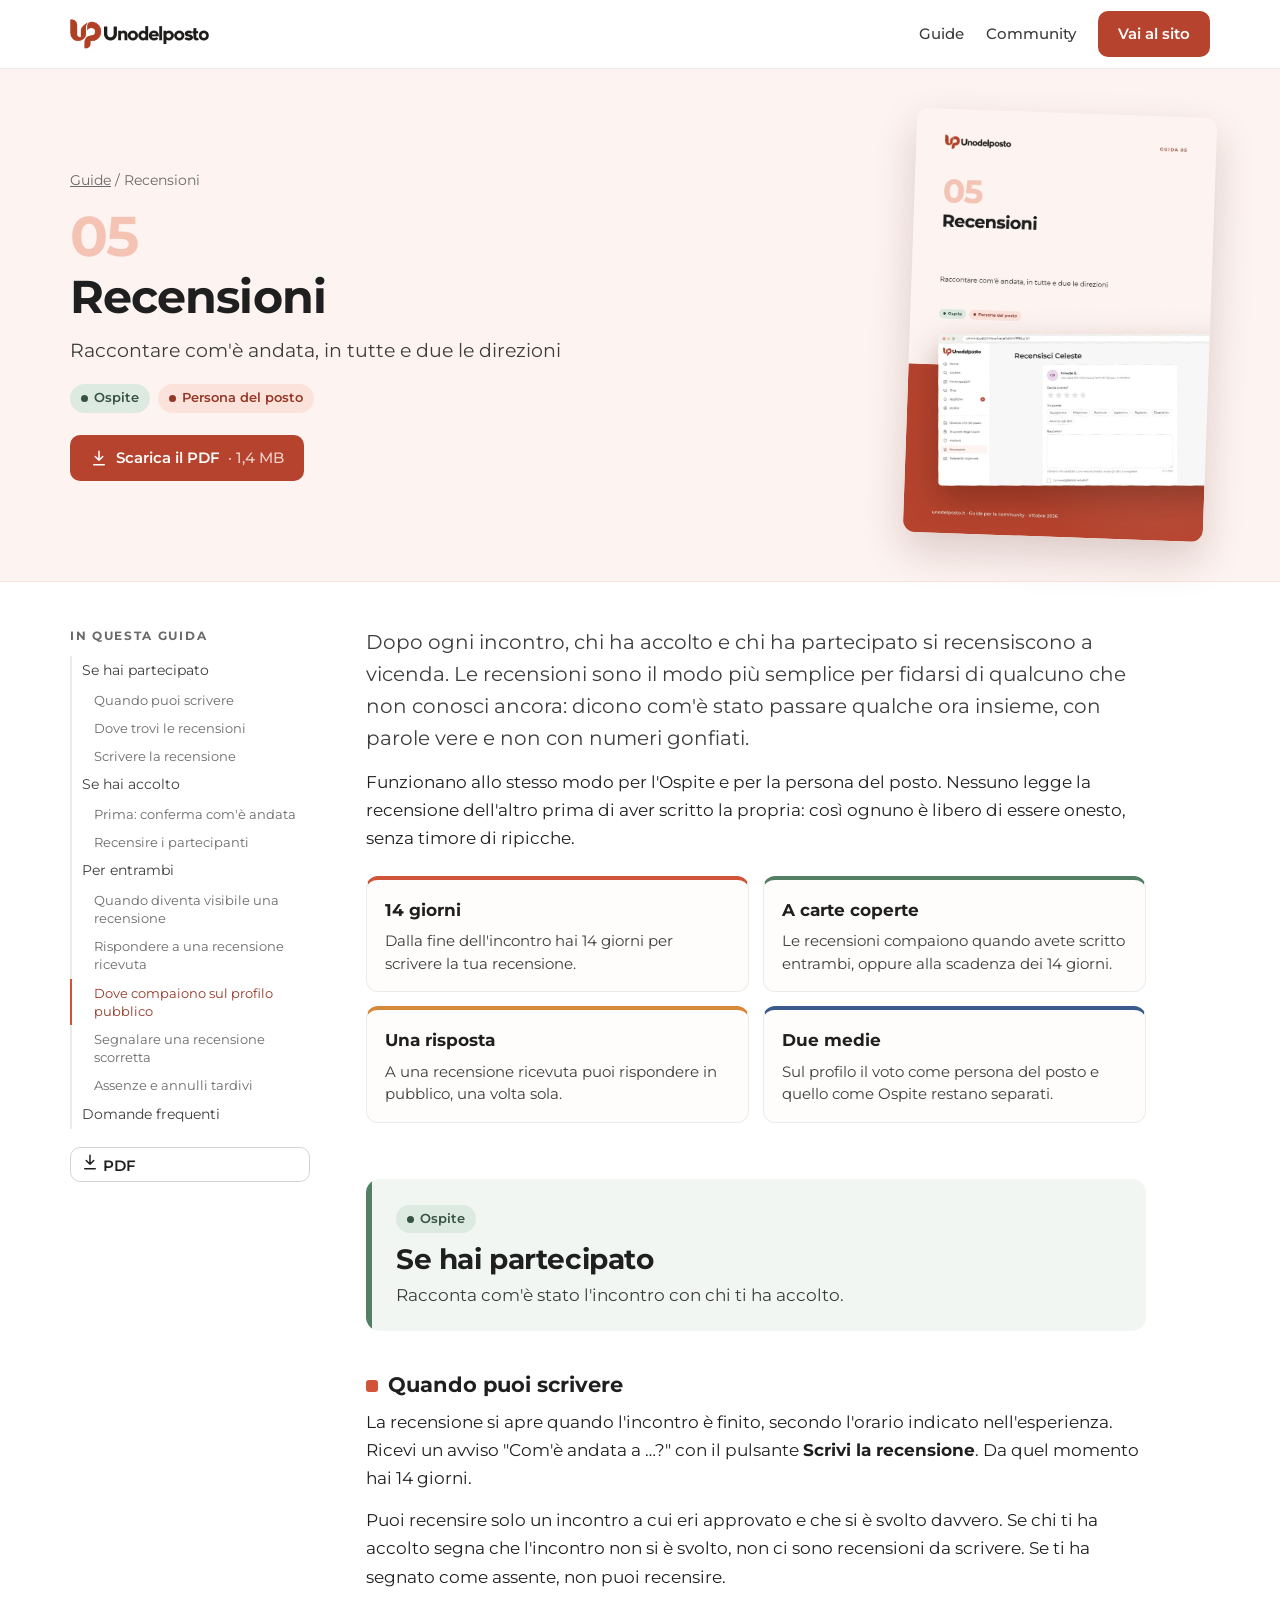
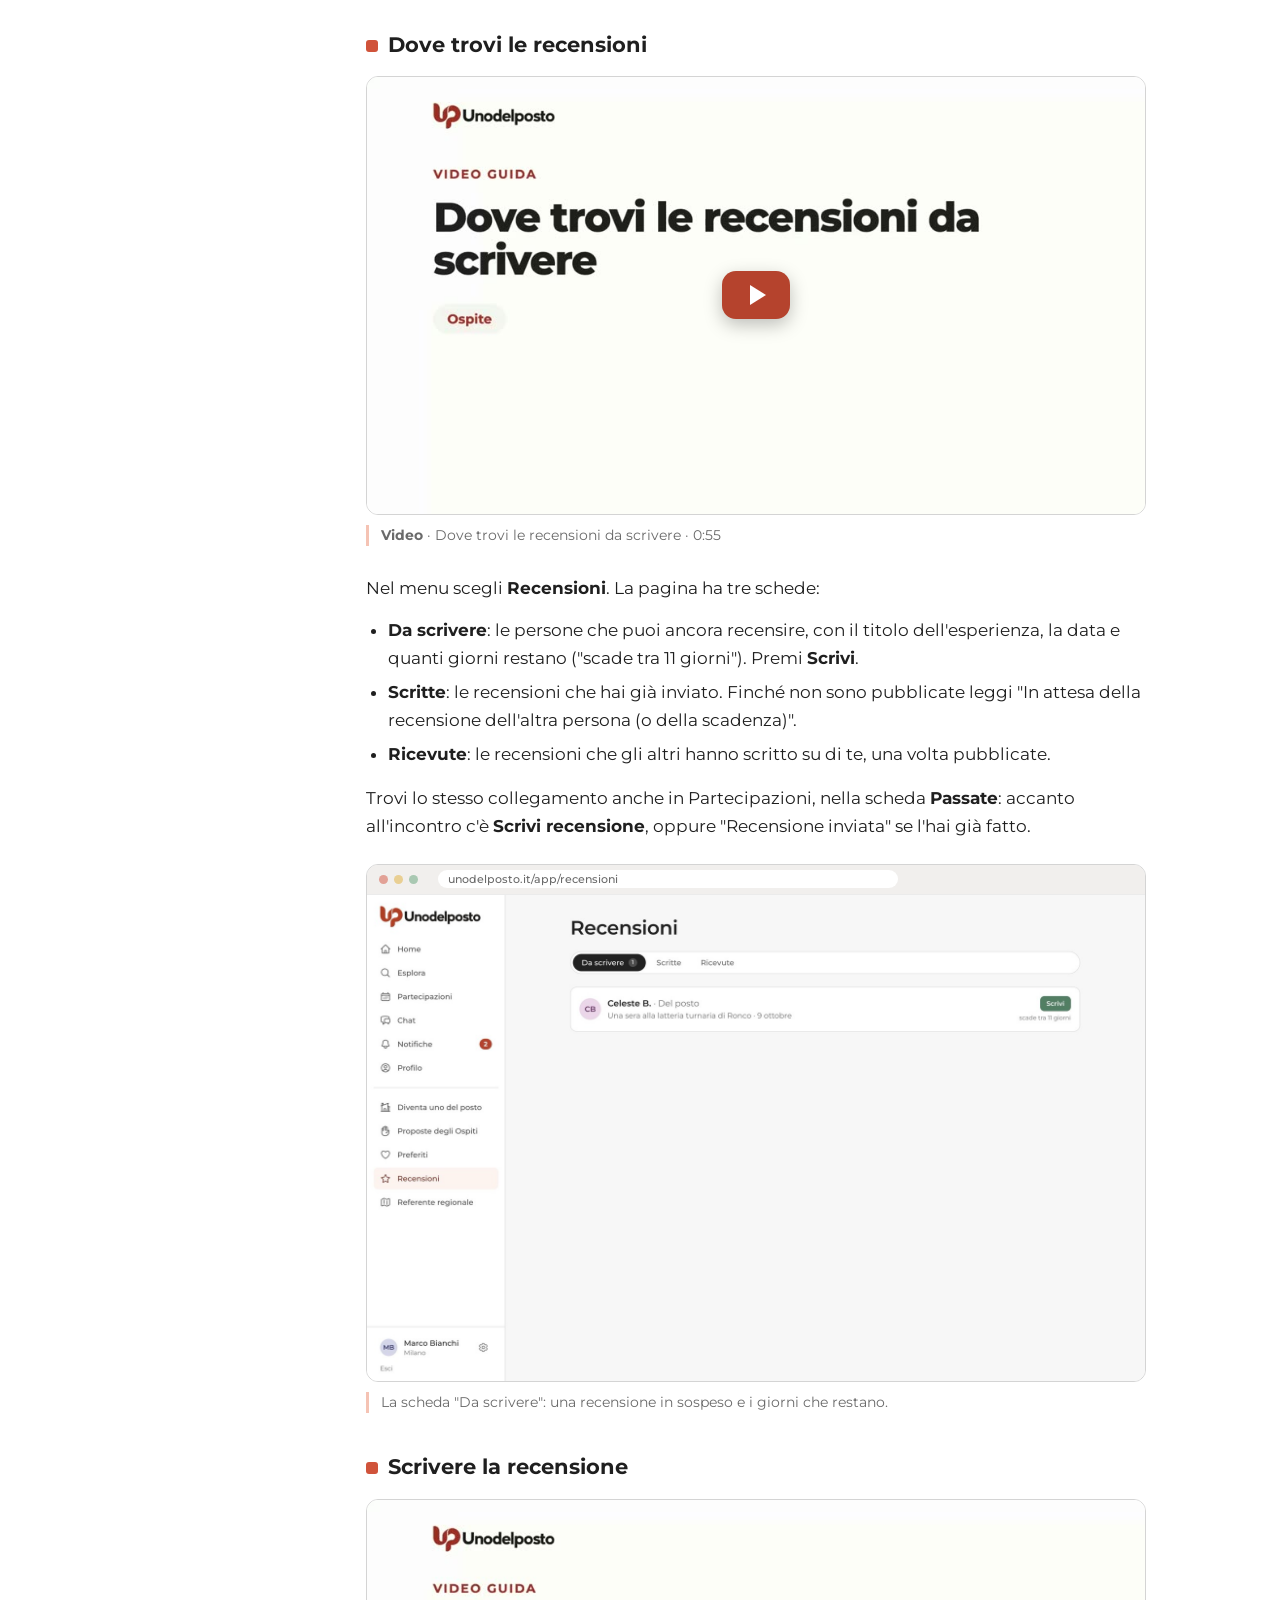
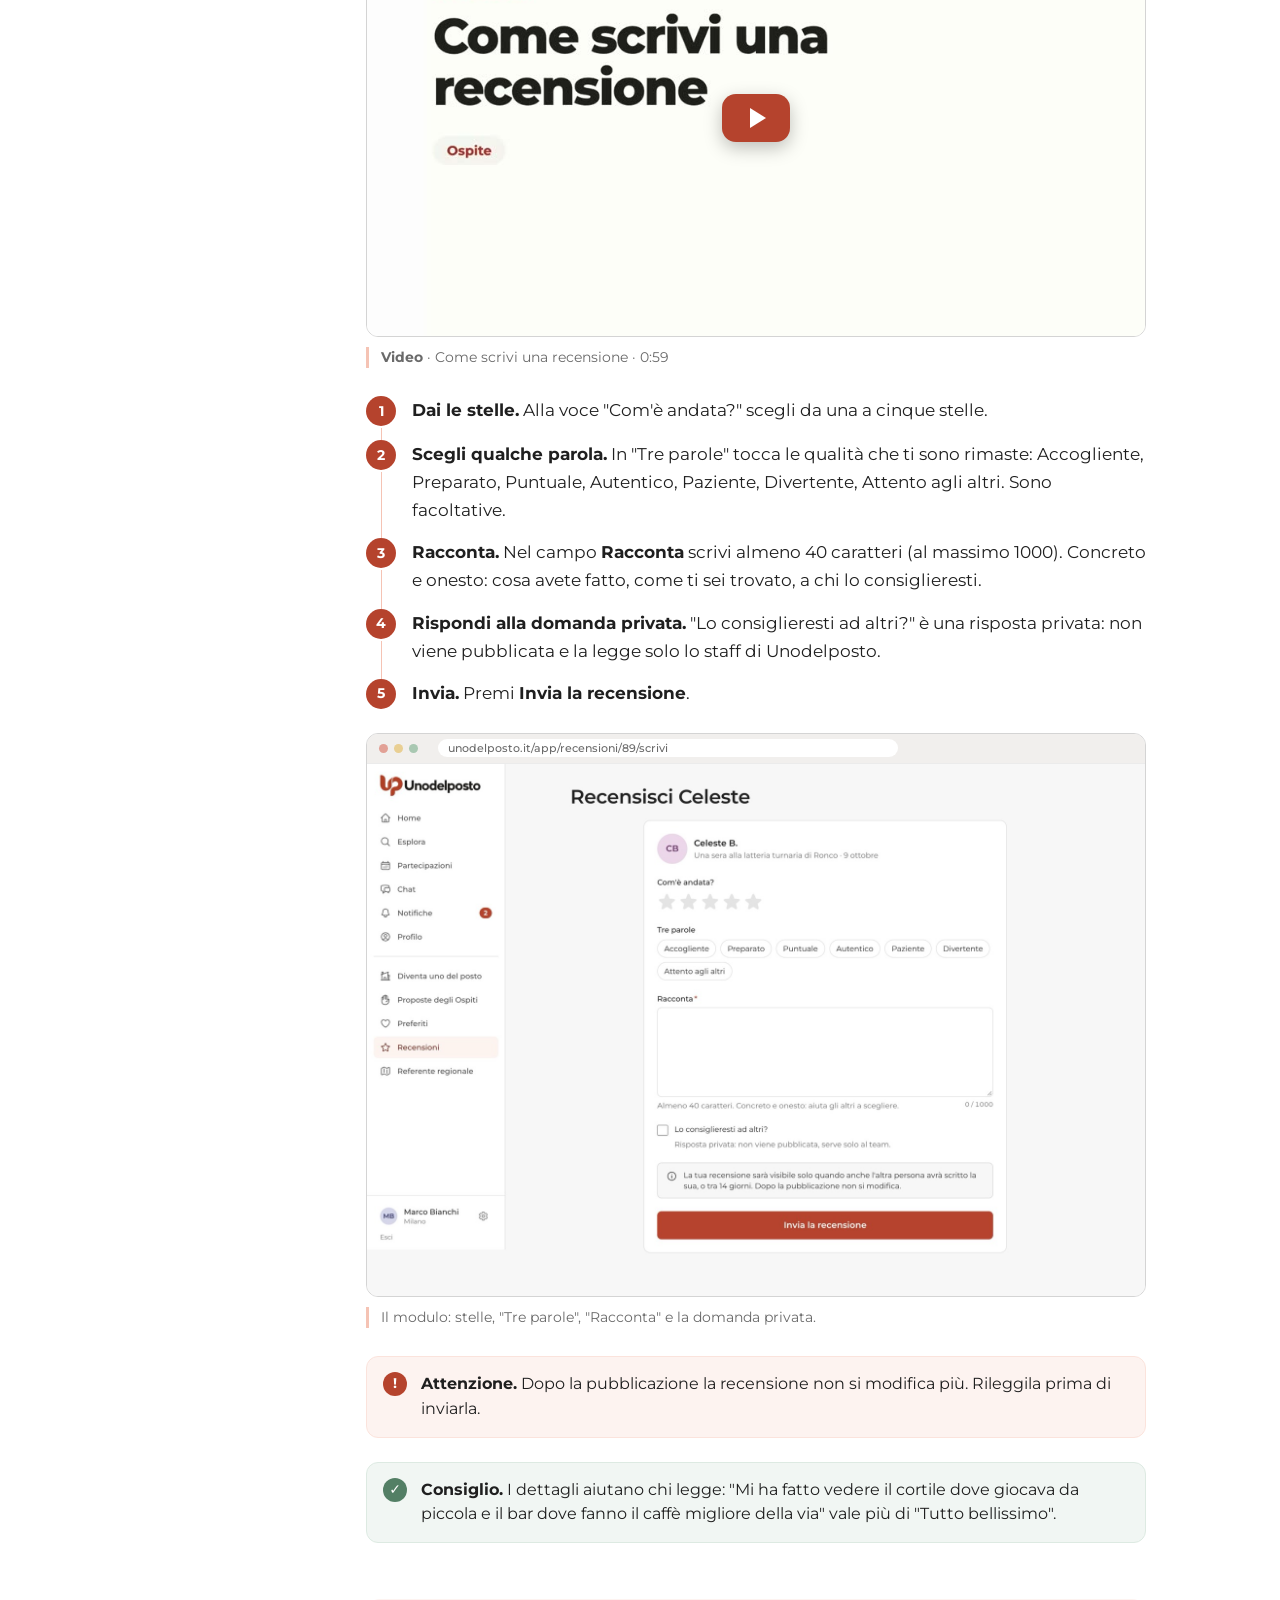
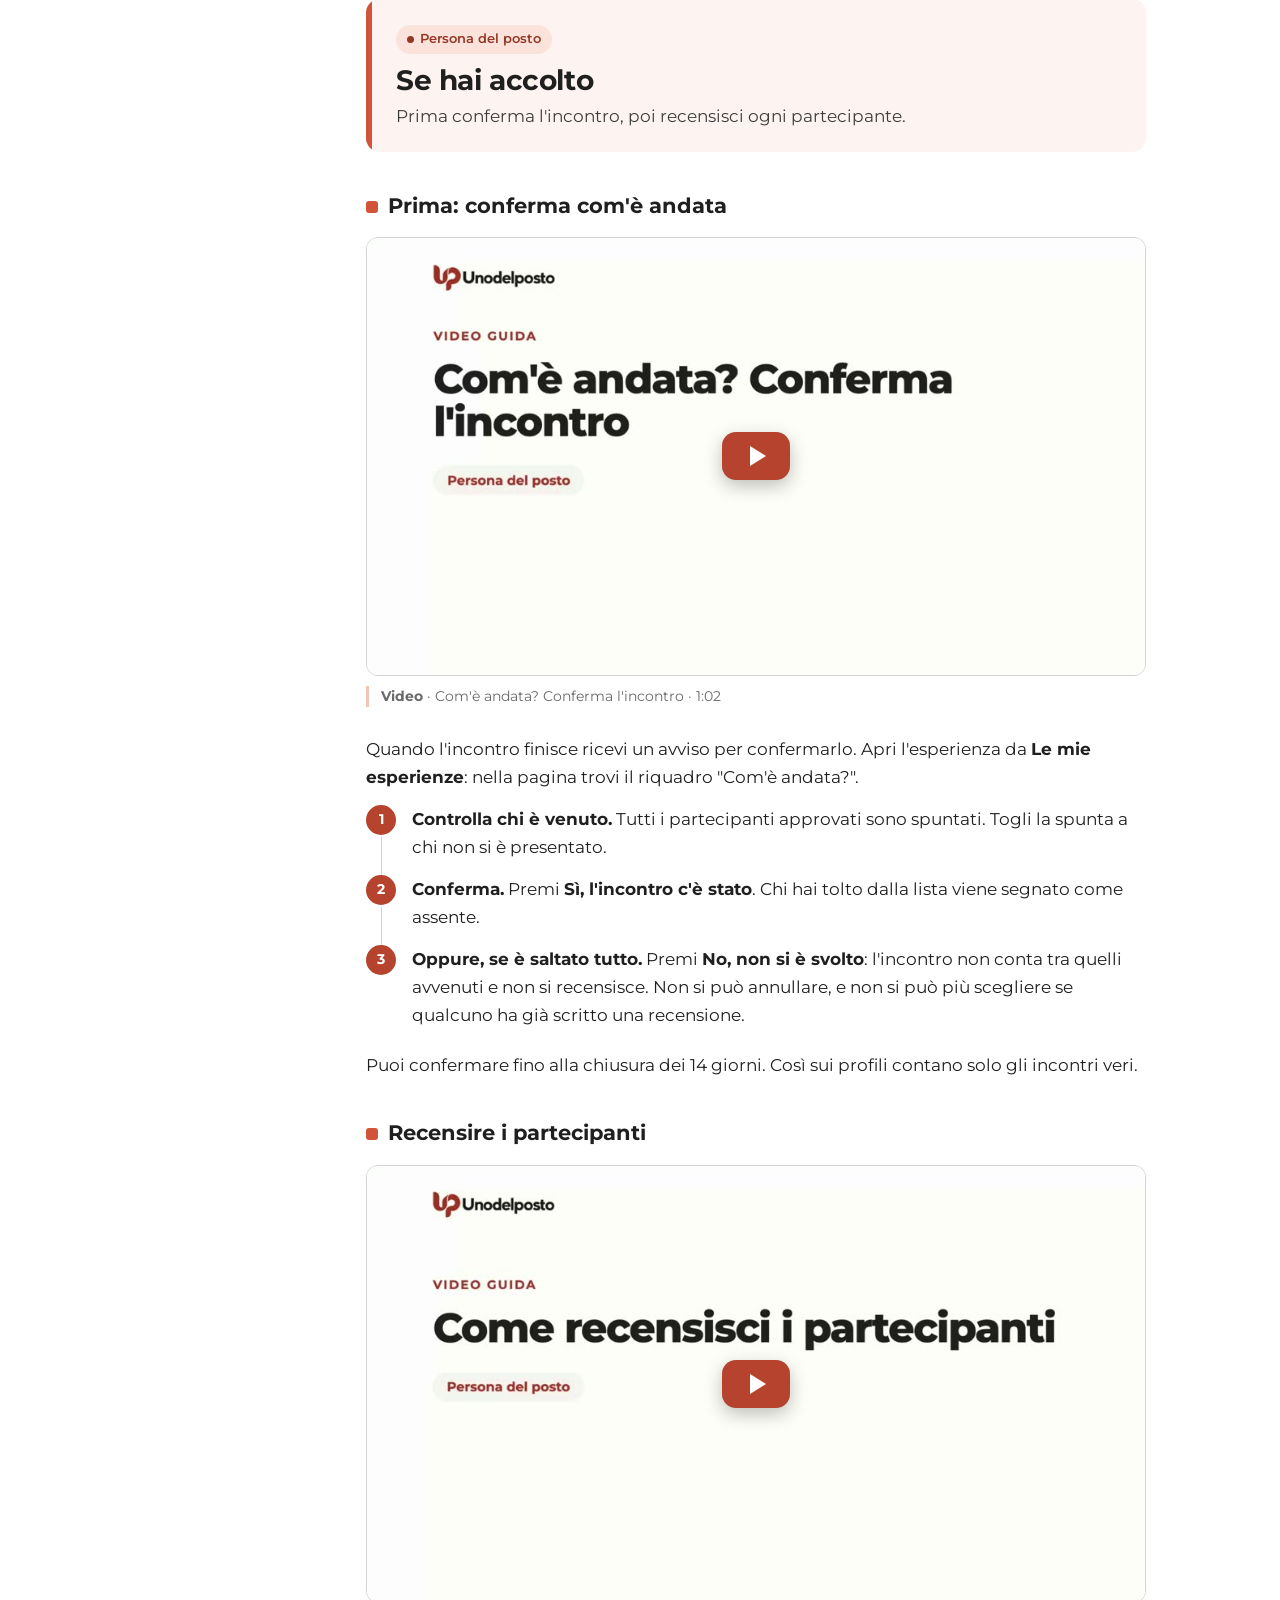
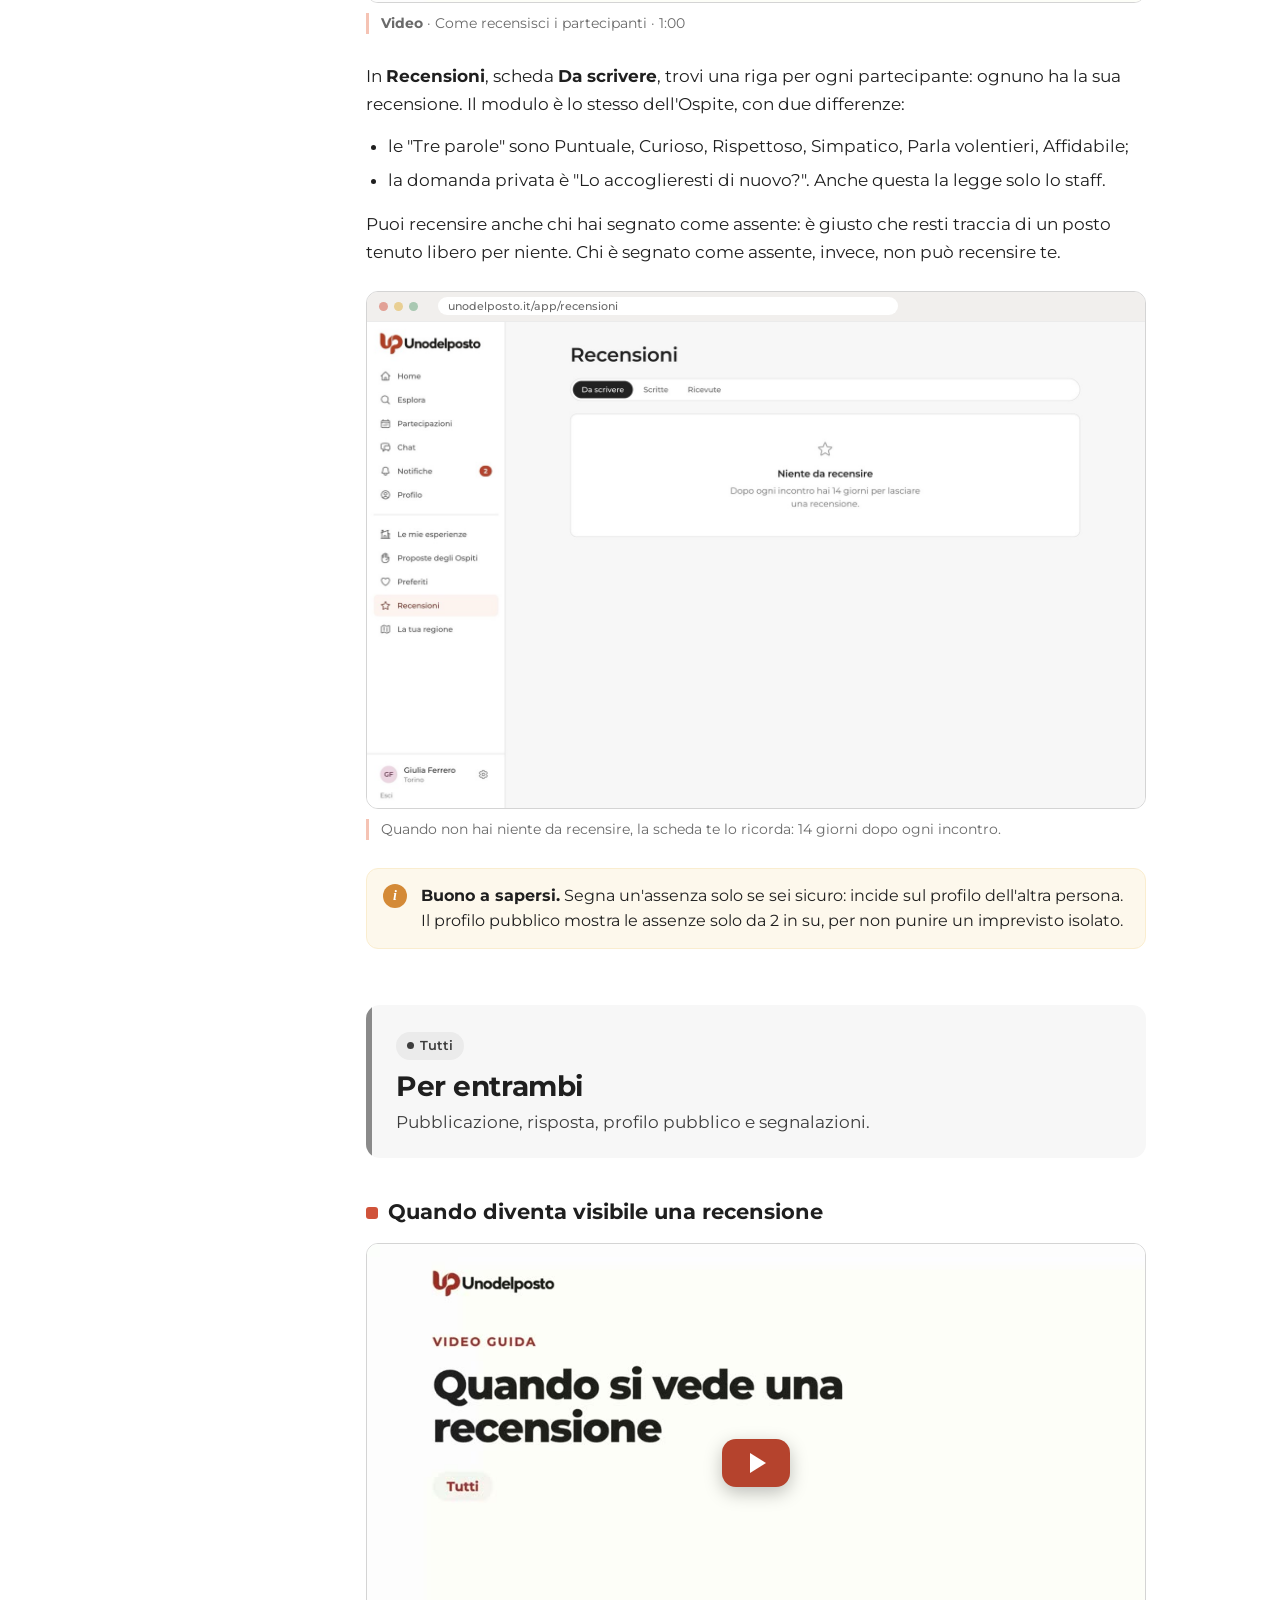
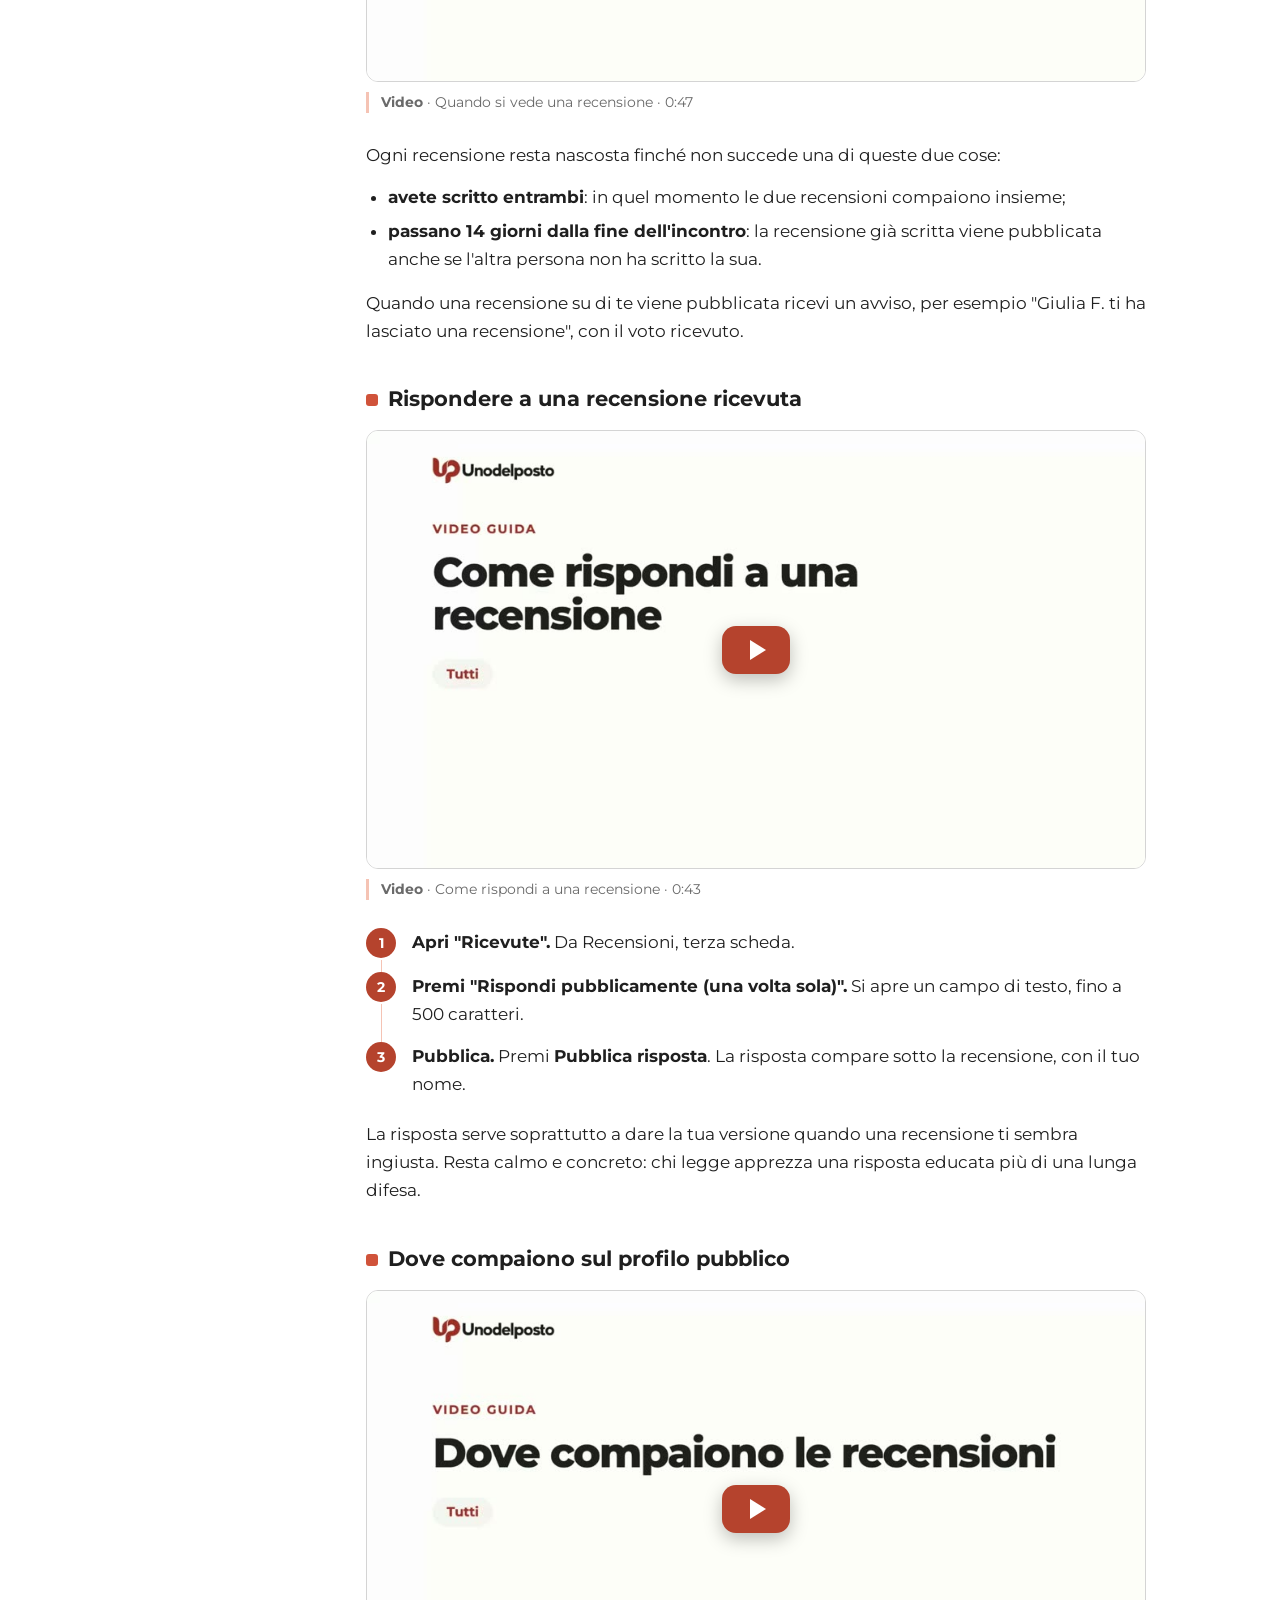
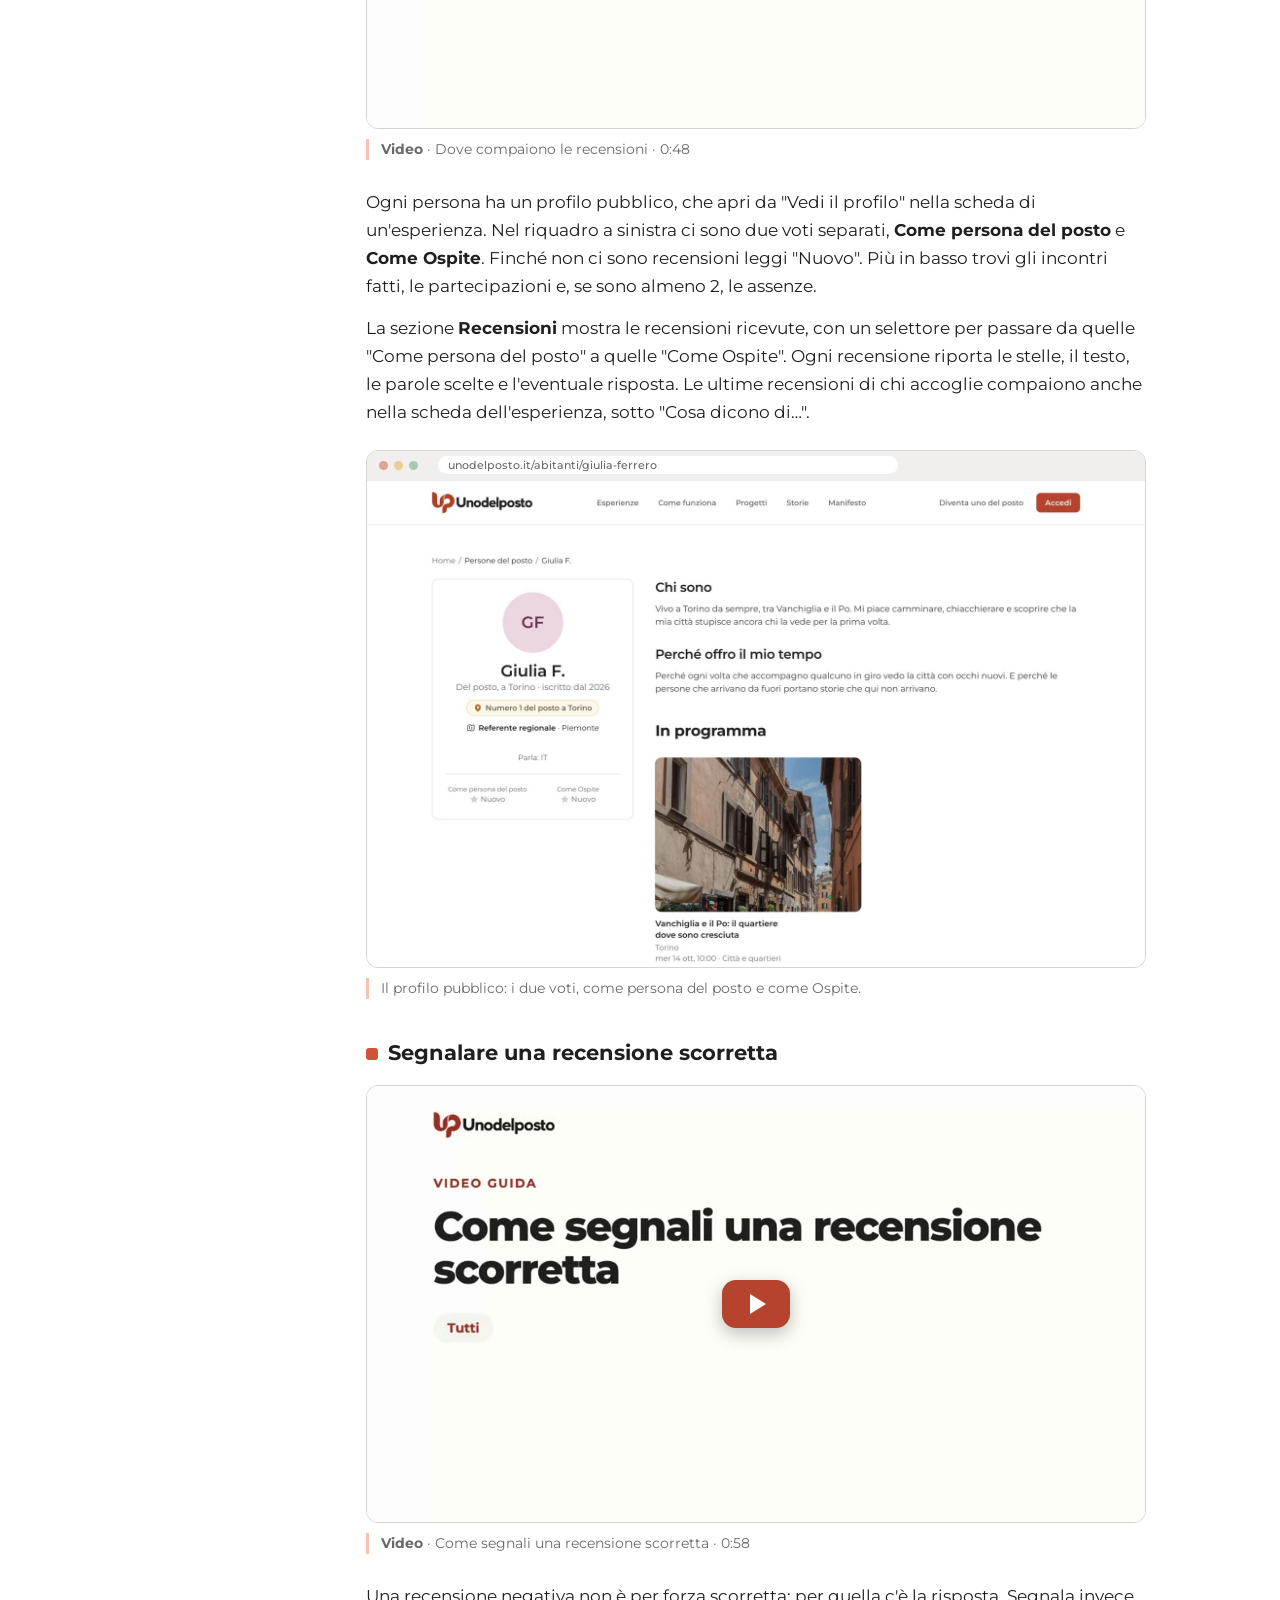
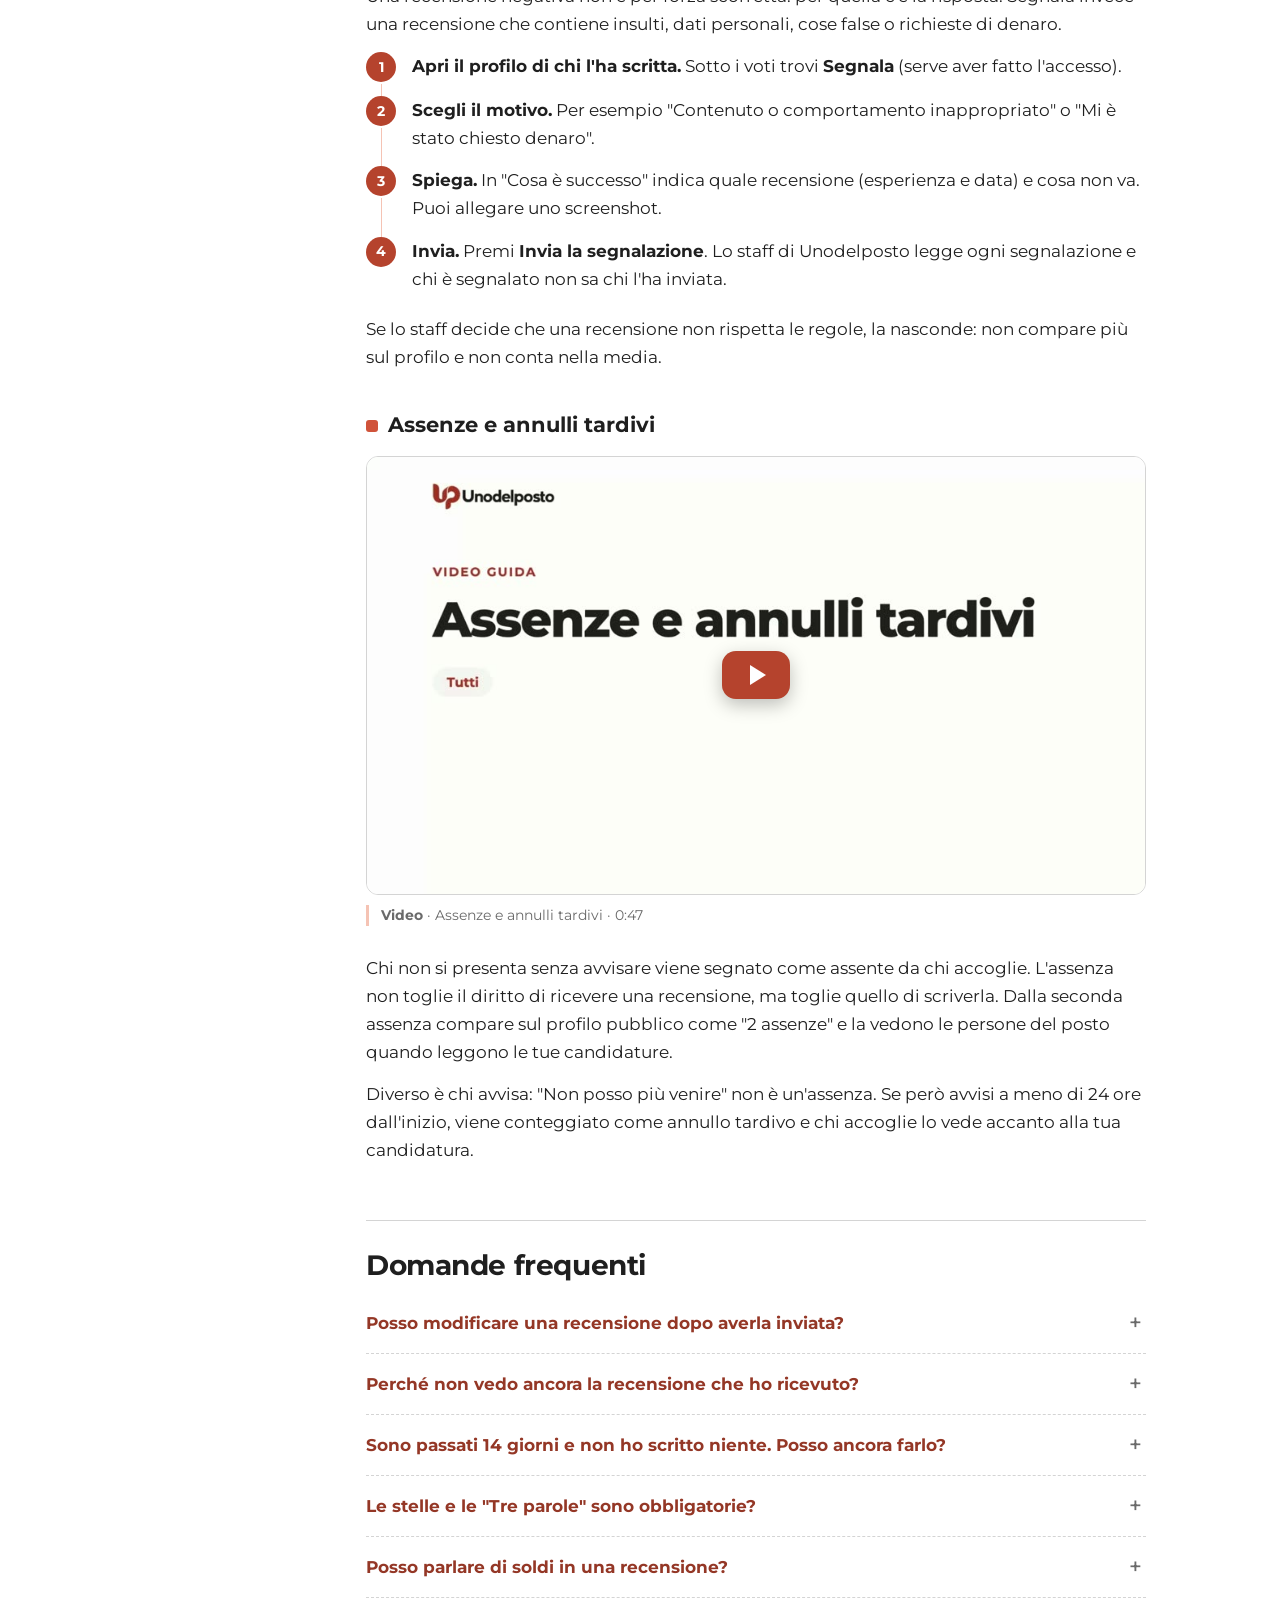
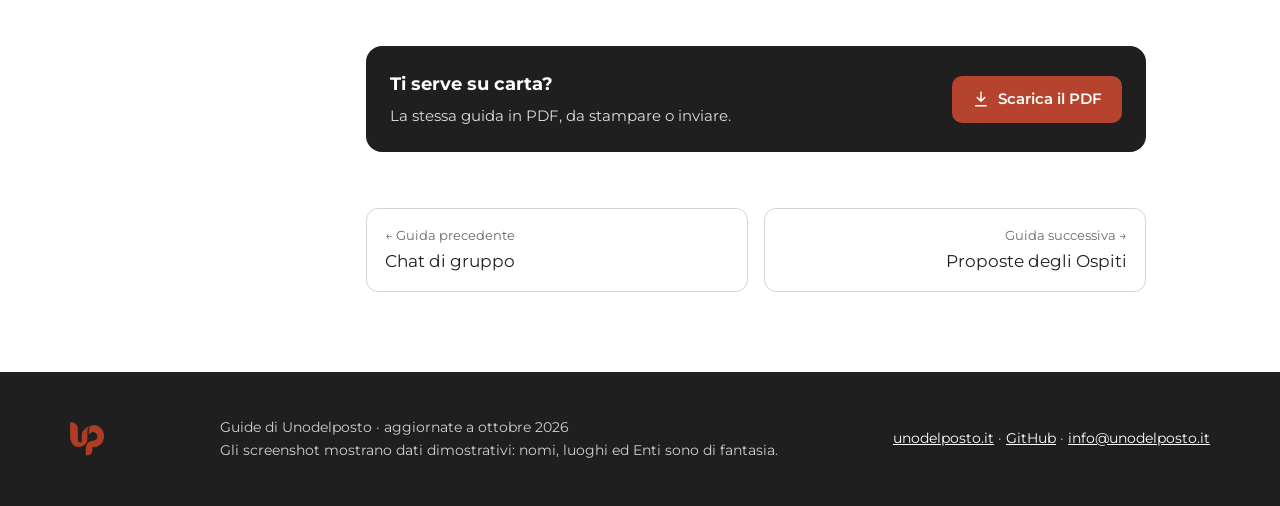
<file: docs/guide/05-recensioni/index.html>
<!doctype html>
<html lang="it">
<head>
<meta charset="utf-8">
<meta name="viewport" content="width=device-width, initial-scale=1">
<title>Recensioni · Guide di Unodelposto</title>
<meta name="description" content="Come si scrivono e si leggono le recensioni dopo un incontro: tempi, pubblicazione, risposta, profilo pubblico, segnalazioni e assenze.">
<meta property="og:title" content="Recensioni · Guide di Unodelposto">
<meta property="og:description" content="Come si scrivono e si leggono le recensioni dopo un incontro: tempi, pubblicazione, risposta, profilo pubblico, segnalazioni e assenze.">
<meta property="og:type" content="website">
<meta property="og:image" content="https://guide.unodelposto.it/guide/05-recensioni/copertina.jpg">
<meta name="theme-color" content="#b5432d">
<link rel="icon" href="../../assets/mark.png">
<link rel="preconnect" href="https://fonts.googleapis.com"><link rel="preconnect" href="https://fonts.gstatic.com" crossorigin>
<link href="https://fonts.googleapis.com/css2?family=Montserrat:ital,wght@0,400;0,500;0,600;0,700;1,400&display=swap" rel="stylesheet">
<link rel="stylesheet" href="../../assets/site.css">
</head>
<body>
<a class="skip" href="#contenuto">Vai al contenuto</a>
<header class="site-head"><div class="wrap">
  <a class="logo" href="../../index.html" aria-label="Guide di Unodelposto"><img src="../../assets/logo.png" alt="Unodelposto" width="139" height="30"></a>
  <nav><a href="../../index.html#guide">Guide</a><a href="https://github.com/ludovicopiccolo/unodelposto-community/discussions">Community</a><a class="btn" href="https://www.unodelposto.it">Vai al sito</a></nav>
</div></header>
<main id="contenuto">

<section class="ghero"><div class="wrap">
  <div>
    <div class="crumbs"><a href="../../index.html">Guide</a> / Recensioni</div>
    <div class="num">05</div>
    <h1>Recensioni</h1>
    <p class="sub">Raccontare com'è andata, in tutte e due le direzioni</p>
    <div class="roles"><span class="role ospite">Ospite</span><span class="role posto">Persona del posto</span></div>
    <a class="btn" href="guida-recensioni.pdf" download><svg viewBox="0 0 24 24" fill="none" stroke="currentColor" stroke-width="2" stroke-linecap="round" stroke-linejoin="round" aria-hidden="true"><path d="M12 3v12m0 0-5-5m5 5 5-5M5 21h14"/></svg> Scarica il PDF <span style="opacity:.75;font-weight:500">· 1,4 MB</span></a>
  </div>
  <a class="cover" href="guida-recensioni.pdf" aria-hidden="true" tabindex="-1"><img src="copertina.jpg" alt="" width="300" height="424"></a>
</div></section>
<div class="wrap layout">
  <nav class="toc" aria-label="In questa guida"><p>In questa guida</p><ol><li><a href="#se-hai-partecipato">Se hai partecipato</a></li><li><a href="#quando-puoi-scrivere" class="sub">Quando puoi scrivere</a></li><li><a href="#dove-trovi-le-recensioni" class="sub">Dove trovi le recensioni</a></li><li><a href="#scrivere-la-recensione" class="sub">Scrivere la recensione</a></li><li><a href="#se-hai-accolto">Se hai accolto</a></li><li><a href="#prima-conferma-com-e-andata" class="sub">Prima: conferma com'è andata</a></li><li><a href="#recensire-i-partecipanti" class="sub">Recensire i partecipanti</a></li><li><a href="#per-entrambi">Per entrambi</a></li><li><a href="#quando-diventa-visibile-una-recensione" class="sub">Quando diventa visibile una recensione</a></li><li><a href="#rispondere-a-una-recensione-ricevuta" class="sub">Rispondere a una recensione ricevuta</a></li><li><a href="#dove-compaiono-sul-profilo-pubblico" class="sub">Dove compaiono sul profilo pubblico</a></li><li><a href="#segnalare-una-recensione-scorretta" class="sub">Segnalare una recensione scorretta</a></li><li><a href="#assenze-e-annulli-tardivi" class="sub">Assenze e annulli tardivi</a></li><li><a href="#domande-frequenti">Domande frequenti</a></li></ol>
    <div class="dl"><a class="btn ghost" href="guida-recensioni.pdf" download><svg viewBox="0 0 24 24" fill="none" stroke="currentColor" stroke-width="2" stroke-linecap="round" stroke-linejoin="round" aria-hidden="true"><path d="M12 3v12m0 0-5-5m5 5 5-5M5 21h14"/></svg> PDF</a></div></nav>
  <article>
<section class="intro">
  <p>Dopo ogni incontro, chi ha accolto e chi ha partecipato si recensiscono a vicenda. Le recensioni sono il modo più semplice per fidarsi di qualcuno che non conosci ancora: dicono com'è stato passare qualche ora insieme, con parole vere e non con numeri gonfiati.</p>
  <p>Funzionano allo stesso modo per l'Ospite e per la persona del posto. Nessuno legge la recensione dell'altro prima di aver scritto la propria: così ognuno è libero di essere onesto, senza timore di ripicche.</p>
  <div class="cards">
    <div class="card"><h4>14 giorni</h4><p>Dalla fine dell'incontro hai 14 giorni per scrivere la tua recensione.</p></div>
    <div class="card"><h4>A carte coperte</h4><p>Le recensioni compaiono quando avete scritto entrambi, oppure alla scadenza dei 14 giorni.</p></div>
    <div class="card"><h4>Una risposta</h4><p>A una recensione ricevuta puoi rispondere in pubblico, una volta sola.</p></div>
    <div class="card"><h4>Due medie</h4><p>Sul profilo il voto come persona del posto e quello come Ospite restano separati.</p></div>
  </div>
</section>

<section>
  <div class="role-head" data-role="ospite"><span class="role ospite">Ospite</span><h2 id="se-hai-partecipato">Se hai partecipato</h2><p>Racconta com'è stato l'incontro con chi ti ha accolto.</p></div>

  <h3 id="quando-puoi-scrivere">Quando puoi scrivere</h3>
  <p>La recensione si apre quando l'incontro è finito, secondo l'orario indicato nell'esperienza. Ricevi un avviso "Com'è andata a …?" con il pulsante <strong>Scrivi la recensione</strong>. Da quel momento hai 14 giorni.</p>
  <p>Puoi recensire solo un incontro a cui eri approvato e che si è svolto davvero. Se chi ti ha accolto segna che l'incontro non si è svolto, non ci sono recensioni da scrivere. Se ti ha segnato come assente, non puoi recensire.</p>

  <h3 id="dove-trovi-le-recensioni">Dove trovi le recensioni</h3><figure class="yt"><a href="https://www.youtube.com/watch?v=q7xHi0IX0f8" data-yt="q7xHi0IX0f8" aria-label="Guarda il video: Dove trovi le recensioni da scrivere"><img src="../../guide/anteprime/05-01.jpg" alt="" loading="lazy" decoding="async"><span class="play" aria-hidden="true"></span></a><figcaption><strong>Video</strong> · Dove trovi le recensioni da scrivere · 0:55</figcaption></figure>
  <p>Nel menu scegli <strong>Recensioni</strong>. La pagina ha tre schede:</p>
  <ul>
    <li><strong>Da scrivere</strong>: le persone che puoi ancora recensire, con il titolo dell'esperienza, la data e quanti giorni restano ("scade tra 11 giorni"). Premi <strong>Scrivi</strong>.</li>
    <li><strong>Scritte</strong>: le recensioni che hai già inviato. Finché non sono pubblicate leggi "In attesa della recensione dell'altra persona (o della scadenza)".</li>
    <li><strong>Ricevute</strong>: le recensioni che gli altri hanno scritto su di te, una volta pubblicate.</li>
  </ul>
  <p>Trovi lo stesso collegamento anche in Partecipazioni, nella scheda <strong>Passate</strong>: accanto all'incontro c'è <strong>Scrivi recensione</strong>, oppure "Recensione inviata" se l'hai già fatto.</p>
  <figure class="shot"><div class="browser"><div class="bar"><i></i><i></i><i></i><b>unodelposto.it/app/recensioni</b></div><img src="../img/g-recensioni.jpg" alt="La scheda &quot;Da scrivere&quot;: una recensione in sospeso e i giorni che restano." loading="lazy" decoding="async"></div><figcaption>La scheda "Da scrivere": una recensione in sospeso e i giorni che restano.</figcaption></figure>

  <h3 id="scrivere-la-recensione">Scrivere la recensione</h3><figure class="yt"><a href="https://www.youtube.com/watch?v=s07k2Zx569g" data-yt="s07k2Zx569g" aria-label="Guarda il video: Come scrivi una recensione"><img src="../../guide/anteprime/05-02.jpg" alt="" loading="lazy" decoding="async"><span class="play" aria-hidden="true"></span></a><figcaption><strong>Video</strong> · Come scrivi una recensione · 0:59</figcaption></figure>
  <ol class="steps">
    <li><strong>Dai le stelle.</strong> Alla voce "Com'è andata?" scegli da una a cinque stelle.</li>
    <li><strong>Scegli qualche parola.</strong> In "Tre parole" tocca le qualità che ti sono rimaste: Accogliente, Preparato, Puntuale, Autentico, Paziente, Divertente, Attento agli altri. Sono facoltative.</li>
    <li><strong>Racconta.</strong> Nel campo <strong>Racconta</strong> scrivi almeno 40 caratteri (al massimo 1000). Concreto e onesto: cosa avete fatto, come ti sei trovato, a chi lo consiglieresti.</li>
    <li><strong>Rispondi alla domanda privata.</strong> "Lo consiglieresti ad altri?" è una risposta privata: non viene pubblicata e la legge solo lo staff di Unodelposto.</li>
    <li><strong>Invia.</strong> Premi <strong>Invia la recensione</strong>.</li>
  </ol>
  <figure class="shot full"><div class="browser"><div class="bar"><i></i><i></i><i></i><b>unodelposto.it/app/recensioni/89/scrivi</b></div><img src="../img/g-recensione-scrivi-full.jpg" alt="Il modulo: stelle, &quot;Tre parole&quot;, &quot;Racconta&quot; e la domanda privata." loading="lazy" decoding="async"></div><figcaption>Il modulo: stelle, "Tre parole", "Racconta" e la domanda privata.</figcaption></figure>
  <aside class="warn"><strong>Attenzione.</strong> Dopo la pubblicazione la recensione non si modifica più. Rileggila prima di inviarla.</aside>
  <aside class="tip"><strong>Consiglio.</strong> I dettagli aiutano chi legge: "Mi ha fatto vedere il cortile dove giocava da piccola e il bar dove fanno il caffè migliore della via" vale più di "Tutto bellissimo".</aside>
</section>

<section>
  <div class="role-head" data-role="posto"><span class="role posto">Persona del posto</span><h2 id="se-hai-accolto">Se hai accolto</h2><p>Prima conferma l'incontro, poi recensisci ogni partecipante.</p></div>

  <h3 id="prima-conferma-com-e-andata">Prima: conferma com'è andata</h3><figure class="yt"><a href="https://www.youtube.com/watch?v=s_gOM_rrHX4" data-yt="s_gOM_rrHX4" aria-label="Guarda il video: Com'è andata? Conferma l'incontro"><img src="../../guide/anteprime/05-03.jpg" alt="" loading="lazy" decoding="async"><span class="play" aria-hidden="true"></span></a><figcaption><strong>Video</strong> · Com'è andata? Conferma l'incontro · 1:02</figcaption></figure>
  <p>Quando l'incontro finisce ricevi un avviso per confermarlo. Apri l'esperienza da <strong>Le mie esperienze</strong>: nella pagina trovi il riquadro "Com'è andata?".</p>
  <ol class="steps">
    <li><strong>Controlla chi è venuto.</strong> Tutti i partecipanti approvati sono spuntati. Togli la spunta a chi non si è presentato.</li>
    <li><strong>Conferma.</strong> Premi <strong>Sì, l'incontro c'è stato</strong>. Chi hai tolto dalla lista viene segnato come assente.</li>
    <li><strong>Oppure, se è saltato tutto.</strong> Premi <strong>No, non si è svolto</strong>: l'incontro non conta tra quelli avvenuti e non si recensisce. Non si può annullare, e non si può più scegliere se qualcuno ha già scritto una recensione.</li>
  </ol>
  <p>Puoi confermare fino alla chiusura dei 14 giorni. Così sui profili contano solo gli incontri veri.</p>

  <h3 id="recensire-i-partecipanti">Recensire i partecipanti</h3><figure class="yt"><a href="https://www.youtube.com/watch?v=eT0zY5xx55Q" data-yt="eT0zY5xx55Q" aria-label="Guarda il video: Come recensisci i partecipanti"><img src="../../guide/anteprime/05-04.jpg" alt="" loading="lazy" decoding="async"><span class="play" aria-hidden="true"></span></a><figcaption><strong>Video</strong> · Come recensisci i partecipanti · 1:00</figcaption></figure>
  <p>In <strong>Recensioni</strong>, scheda <strong>Da scrivere</strong>, trovi una riga per ogni partecipante: ognuno ha la sua recensione. Il modulo è lo stesso dell'Ospite, con due differenze:</p>
  <ul>
    <li>le "Tre parole" sono Puntuale, Curioso, Rispettoso, Simpatico, Parla volentieri, Affidabile;</li>
    <li>la domanda privata è "Lo accoglieresti di nuovo?". Anche questa la legge solo lo staff.</li>
  </ul>
  <p>Puoi recensire anche chi hai segnato come assente: è giusto che resti traccia di un posto tenuto libero per niente. Chi è segnato come assente, invece, non può recensire te.</p>
  <figure class="shot"><div class="browser"><div class="bar"><i></i><i></i><i></i><b>unodelposto.it/app/recensioni</b></div><img src="../img/h-recensioni.jpg" alt="Quando non hai niente da recensire, la scheda te lo ricorda: 14 giorni dopo ogni incontro." loading="lazy" decoding="async"></div><figcaption>Quando non hai niente da recensire, la scheda te lo ricorda: 14 giorni dopo ogni incontro.</figcaption></figure>
  <aside class="note"><strong>Buono a sapersi.</strong> Segna un'assenza solo se sei sicuro: incide sul profilo dell'altra persona. Il profilo pubblico mostra le assenze solo da 2 in su, per non punire un imprevisto isolato.</aside>
</section>

<div class="pagebreak"></div>

<section>
  <div class="role-head" data-role="tutti"><span class="role tutti">Tutti</span><h2 id="per-entrambi">Per entrambi</h2><p>Pubblicazione, risposta, profilo pubblico e segnalazioni.</p></div>

  <h3 id="quando-diventa-visibile-una-recensione">Quando diventa visibile una recensione</h3><figure class="yt"><a href="https://www.youtube.com/watch?v=8SjUK4hLlUg" data-yt="8SjUK4hLlUg" aria-label="Guarda il video: Quando si vede una recensione"><img src="../../guide/anteprime/05-05.jpg" alt="" loading="lazy" decoding="async"><span class="play" aria-hidden="true"></span></a><figcaption><strong>Video</strong> · Quando si vede una recensione · 0:47</figcaption></figure>
  <p>Ogni recensione resta nascosta finché non succede una di queste due cose:</p>
  <ul>
    <li><strong>avete scritto entrambi</strong>: in quel momento le due recensioni compaiono insieme;</li>
    <li><strong>passano 14 giorni dalla fine dell'incontro</strong>: la recensione già scritta viene pubblicata anche se l'altra persona non ha scritto la sua.</li>
  </ul>
  <p>Quando una recensione su di te viene pubblicata ricevi un avviso, per esempio "Giulia F. ti ha lasciato una recensione", con il voto ricevuto.</p>

  <h3 id="rispondere-a-una-recensione-ricevuta">Rispondere a una recensione ricevuta</h3><figure class="yt"><a href="https://www.youtube.com/watch?v=kl3ezIaFWbs" data-yt="kl3ezIaFWbs" aria-label="Guarda il video: Come rispondi a una recensione"><img src="../../guide/anteprime/05-06.jpg" alt="" loading="lazy" decoding="async"><span class="play" aria-hidden="true"></span></a><figcaption><strong>Video</strong> · Come rispondi a una recensione · 0:43</figcaption></figure>
  <ol class="steps">
    <li><strong>Apri "Ricevute".</strong> Da Recensioni, terza scheda.</li>
    <li><strong>Premi "Rispondi pubblicamente (una volta sola)".</strong> Si apre un campo di testo, fino a 500 caratteri.</li>
    <li><strong>Pubblica.</strong> Premi <strong>Pubblica risposta</strong>. La risposta compare sotto la recensione, con il tuo nome.</li>
  </ol>
  <p>La risposta serve soprattutto a dare la tua versione quando una recensione ti sembra ingiusta. Resta calmo e concreto: chi legge apprezza una risposta educata più di una lunga difesa.</p>

  <h3 id="dove-compaiono-sul-profilo-pubblico">Dove compaiono sul profilo pubblico</h3><figure class="yt"><a href="https://www.youtube.com/watch?v=bviSZp3PYy8" data-yt="bviSZp3PYy8" aria-label="Guarda il video: Dove compaiono le recensioni"><img src="../../guide/anteprime/05-07.jpg" alt="" loading="lazy" decoding="async"><span class="play" aria-hidden="true"></span></a><figcaption><strong>Video</strong> · Dove compaiono le recensioni · 0:48</figcaption></figure>
  <p>Ogni persona ha un profilo pubblico, che apri da "Vedi il profilo" nella scheda di un'esperienza. Nel riquadro a sinistra ci sono due voti separati, <strong>Come persona del posto</strong> e <strong>Come Ospite</strong>. Finché non ci sono recensioni leggi "Nuovo". Più in basso trovi gli incontri fatti, le partecipazioni e, se sono almeno 2, le assenze.</p>
  <p>La sezione <strong>Recensioni</strong> mostra le recensioni ricevute, con un selettore per passare da quelle "Come persona del posto" a quelle "Come Ospite". Ogni recensione riporta le stelle, il testo, le parole scelte e l'eventuale risposta. Le ultime recensioni di chi accoglie compaiono anche nella scheda dell'esperienza, sotto "Cosa dicono di…".</p>
  <figure class="shot"><div class="browser"><div class="bar"><i></i><i></i><i></i><b>unodelposto.it/abitanti/giulia-ferrero</b></div><img src="../img/h-profilo-pubblico.jpg" alt="Il profilo pubblico: i due voti, come persona del posto e come Ospite." loading="lazy" decoding="async"></div><figcaption>Il profilo pubblico: i due voti, come persona del posto e come Ospite.</figcaption></figure>

  <h3 id="segnalare-una-recensione-scorretta">Segnalare una recensione scorretta</h3><figure class="yt"><a href="https://www.youtube.com/watch?v=ih38F6SqXI0" data-yt="ih38F6SqXI0" aria-label="Guarda il video: Come segnali una recensione scorretta"><img src="../../guide/anteprime/05-08.jpg" alt="" loading="lazy" decoding="async"><span class="play" aria-hidden="true"></span></a><figcaption><strong>Video</strong> · Come segnali una recensione scorretta · 0:58</figcaption></figure>
  <p>Una recensione negativa non è per forza scorretta: per quella c'è la risposta. Segnala invece una recensione che contiene insulti, dati personali, cose false o richieste di denaro.</p>
  <ol class="steps">
    <li><strong>Apri il profilo di chi l'ha scritta.</strong> Sotto i voti trovi <strong>Segnala</strong> (serve aver fatto l'accesso).</li>
    <li><strong>Scegli il motivo.</strong> Per esempio "Contenuto o comportamento inappropriato" o "Mi è stato chiesto denaro".</li>
    <li><strong>Spiega.</strong> In "Cosa è successo" indica quale recensione (esperienza e data) e cosa non va. Puoi allegare uno screenshot.</li>
    <li><strong>Invia.</strong> Premi <strong>Invia la segnalazione</strong>. Lo staff di Unodelposto legge ogni segnalazione e chi è segnalato non sa chi l'ha inviata.</li>
  </ol>
  <p>Se lo staff decide che una recensione non rispetta le regole, la nasconde: non compare più sul profilo e non conta nella media.</p>

  <h3 id="assenze-e-annulli-tardivi">Assenze e annulli tardivi</h3><figure class="yt"><a href="https://www.youtube.com/watch?v=_Vj-6XGhnnw" data-yt="_Vj-6XGhnnw" aria-label="Guarda il video: Assenze e annulli tardivi"><img src="../../guide/anteprime/05-09.jpg" alt="" loading="lazy" decoding="async"><span class="play" aria-hidden="true"></span></a><figcaption><strong>Video</strong> · Assenze e annulli tardivi · 0:47</figcaption></figure>
  <p>Chi non si presenta senza avvisare viene segnato come assente da chi accoglie. L'assenza non toglie il diritto di ricevere una recensione, ma toglie quello di scriverla. Dalla seconda assenza compare sul profilo pubblico come "2 assenze" e la vedono le persone del posto quando leggono le tue candidature.</p>
  <p>Diverso è chi avvisa: "Non posso più venire" non è un'assenza. Se però avvisi a meno di 24 ore dall'inizio, viene conteggiato come annullo tardivo e chi accoglie lo vede accanto alla tua candidatura.</p>
</section>

<section class="faq-section">
  <h2 id="domande-frequenti">Domande frequenti</h2>
  <details class="faq"><summary>Posso modificare una recensione dopo averla inviata?</summary><p>No. Dopo la pubblicazione la recensione non si modifica. Rileggila con calma prima di premere "Invia la recensione".</p></details>
  <details class="faq"><summary>Perché non vedo ancora la recensione che ho ricevuto?</summary><p>Perché l'altra persona aspetta la tua, o i 14 giorni non sono ancora passati. Appena scrivi la tua, se lei ha già scritto, compaiono tutte e due.</p></details>
  <details class="faq"><summary>Sono passati 14 giorni e non ho scritto niente. Posso ancora farlo?</summary><p>No, la finestra si chiude. La recensione dell'altra persona, se c'è, viene pubblicata lo stesso.</p></details>
  <details class="faq"><summary>Le stelle e le "Tre parole" sono obbligatorie?</summary><p>Le stelle e il testo sì (almeno 40 caratteri). Le parole sono facoltative.</p></details>
  <details class="faq"><summary>Posso parlare di soldi in una recensione?</summary><p>Su Unodelposto non gira denaro, nemmeno nelle recensioni. Se qualcuno ti ha chiesto soldi durante l'incontro, non scriverlo solo nella recensione: usa "Segnala" e scegli "Mi è stato chiesto denaro".</p></details>
</section>
    <div class="dlbox"><div><h4>Ti serve su carta?</h4><p>La stessa guida in PDF, da stampare o inviare.</p></div><a class="btn" href="guida-recensioni.pdf" download><svg viewBox="0 0 24 24" fill="none" stroke="currentColor" stroke-width="2" stroke-linecap="round" stroke-linejoin="round" aria-hidden="true"><path d="M12 3v12m0 0-5-5m5 5 5-5M5 21h14"/></svg> Scarica il PDF</a></div>
    <nav class="pager" aria-label="Altre guide">
      <a class="prev" href="../04-chat-di-gruppo/index.html"><small>← Guida precedente</small>Chat di gruppo</a>
      <a class="next" href="../06-proposte-degli-ospiti/index.html"><small>Guida successiva →</small>Proposte degli Ospiti</a>
    </nav>
  </article>
</div>
<script>
// Evidenzia nell'indice la sezione che stai leggendo
(() => {
  const links = [...document.querySelectorAll('.toc a[href^="#"]')];
  const map = new Map(links.map(a => [a.getAttribute('href').slice(1), a]));
  const io = new IntersectionObserver(es => es.forEach(e => { if (e.isIntersecting) { links.forEach(a => a.classList.remove('on')); map.get(e.target.id)?.classList.add('on'); } }), { rootMargin: '-90px 0px -70% 0px' });
  document.querySelectorAll('article h2[id], article h3[id]').forEach(h => io.observe(h));
})();
</script><script>
// Video: al clic l'anteprima diventa il player di YouTube
document.querySelectorAll('a[data-yt]').forEach(a => a.addEventListener('click', e => {
  e.preventDefault();
  const f = document.createElement('iframe');
  f.src = 'https://www.youtube-nocookie.com/embed/' + a.dataset.yt + '?autoplay=1&rel=0';
  f.title = a.getAttribute('aria-label'); f.allow = 'autoplay; encrypted-media; picture-in-picture; fullscreen'; f.allowFullscreen = true;
  a.replaceWith(f);
}));
</script>
</main>
<footer class="site-foot"><div class="wrap">
  <img src="../../assets/mark.png" alt="" width="34" height="34">
  <div>Guide di Unodelposto · aggiornate a ottobre 2026<br>Gli screenshot mostrano dati dimostrativi: nomi, luoghi ed Enti sono di fantasia.</div>
  <div><a href="https://www.unodelposto.it">unodelposto.it</a> · <a href="https://github.com/ludovicopiccolo/unodelposto-community">GitHub</a> · <a href="mailto:info@unodelposto.it">info@unodelposto.it</a></div>
</div></footer>
</body>
</html>
</file>
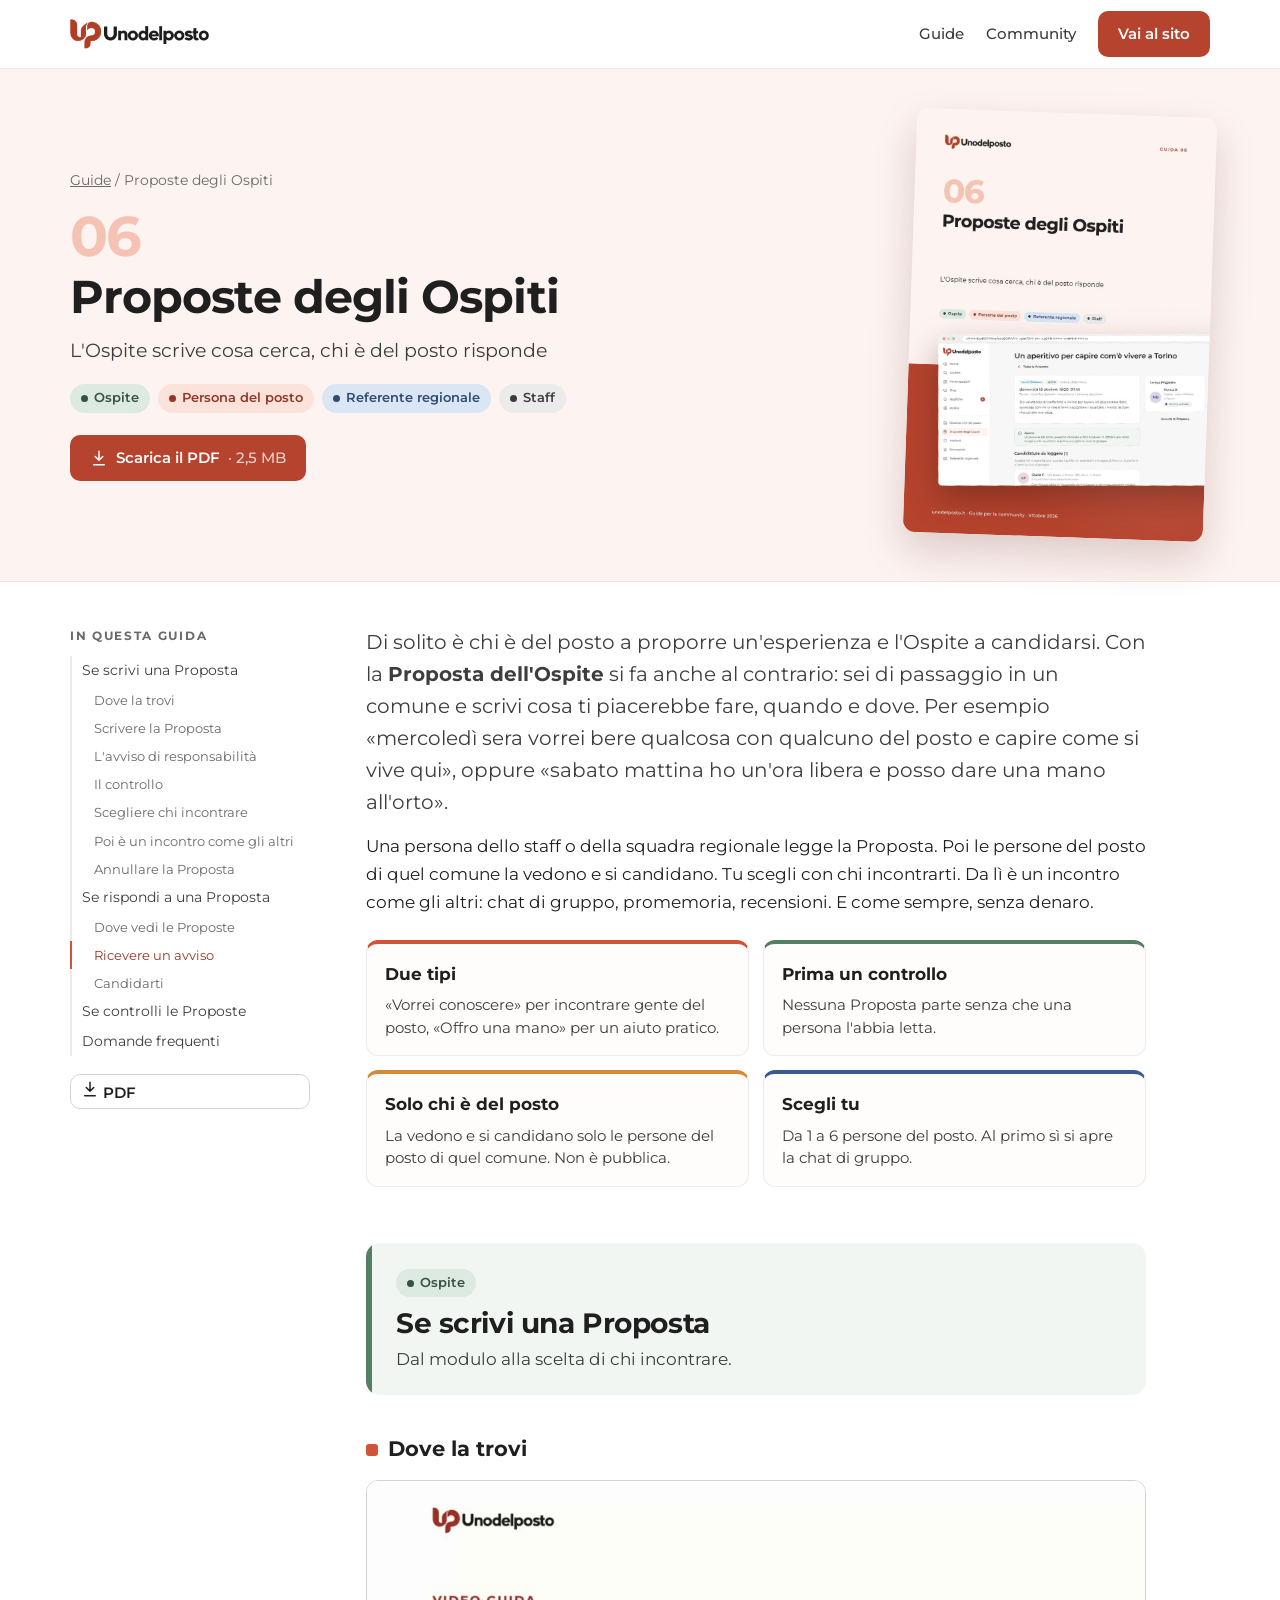
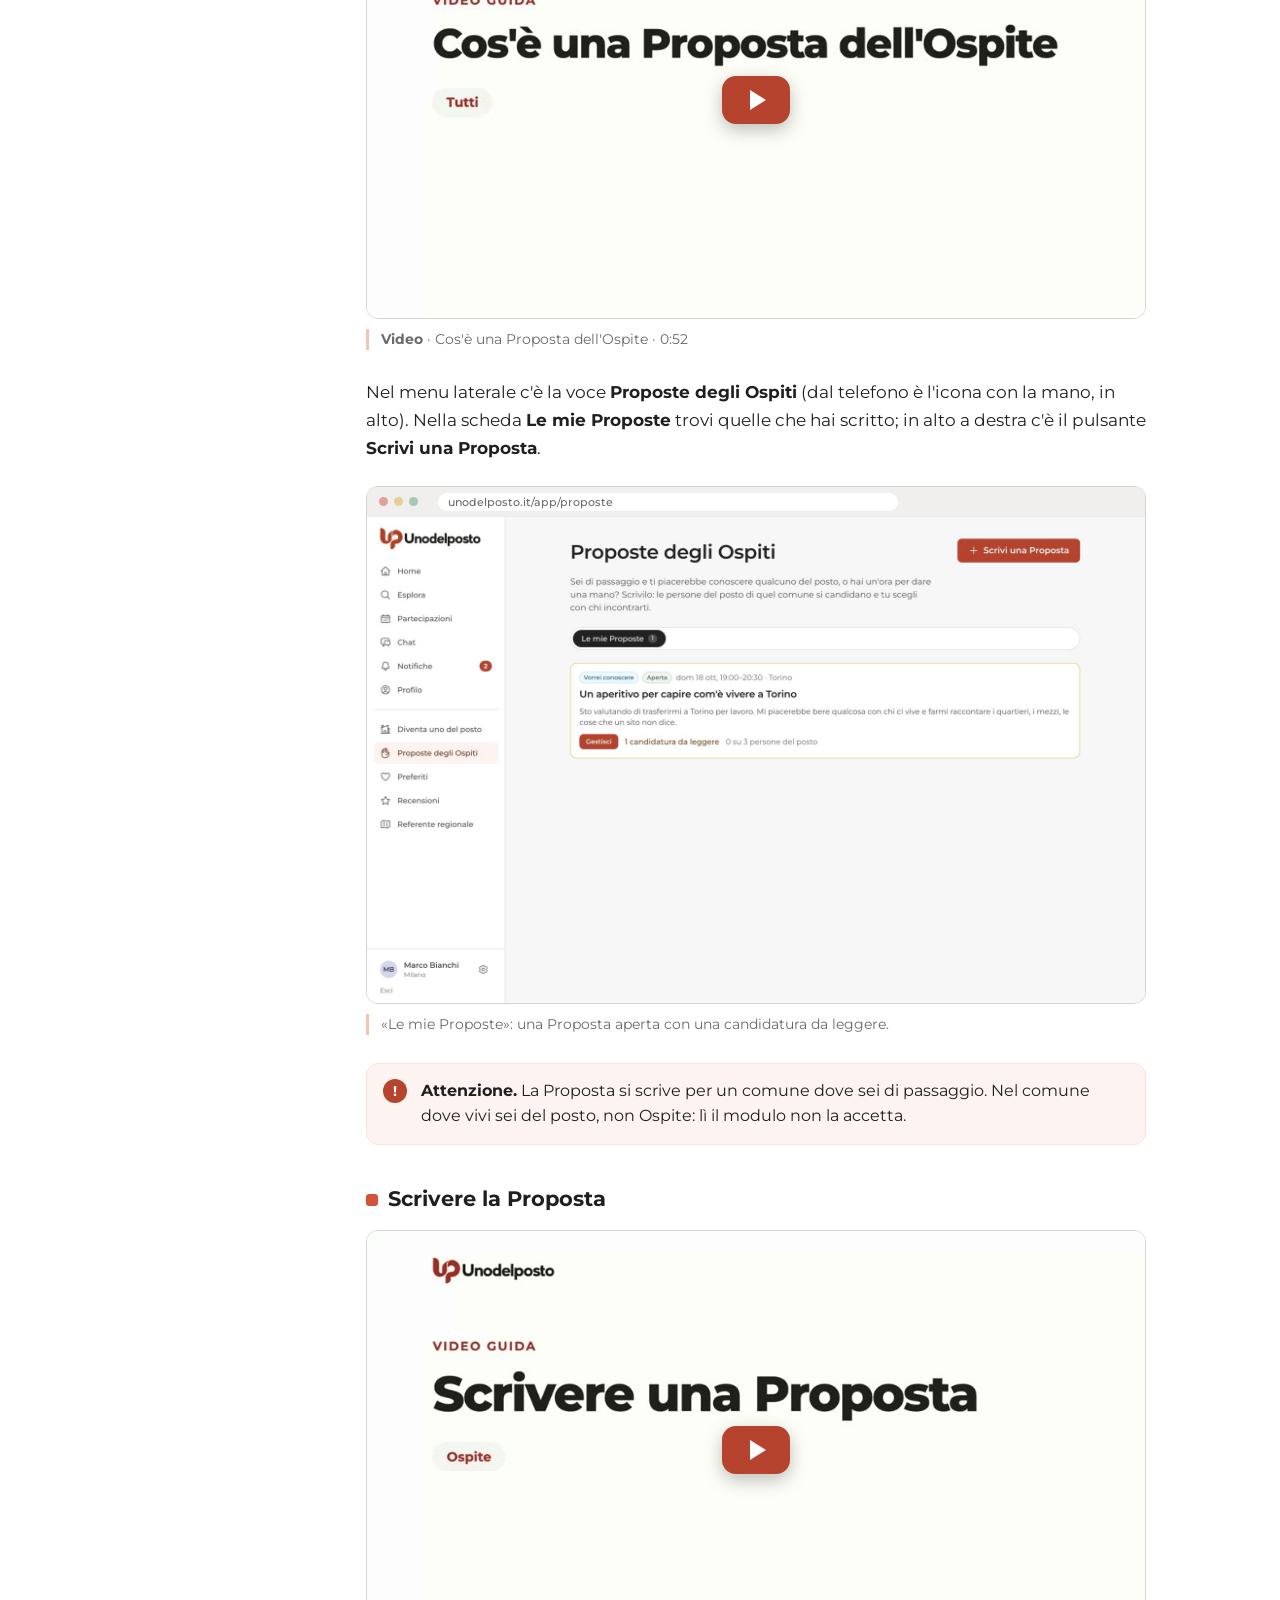
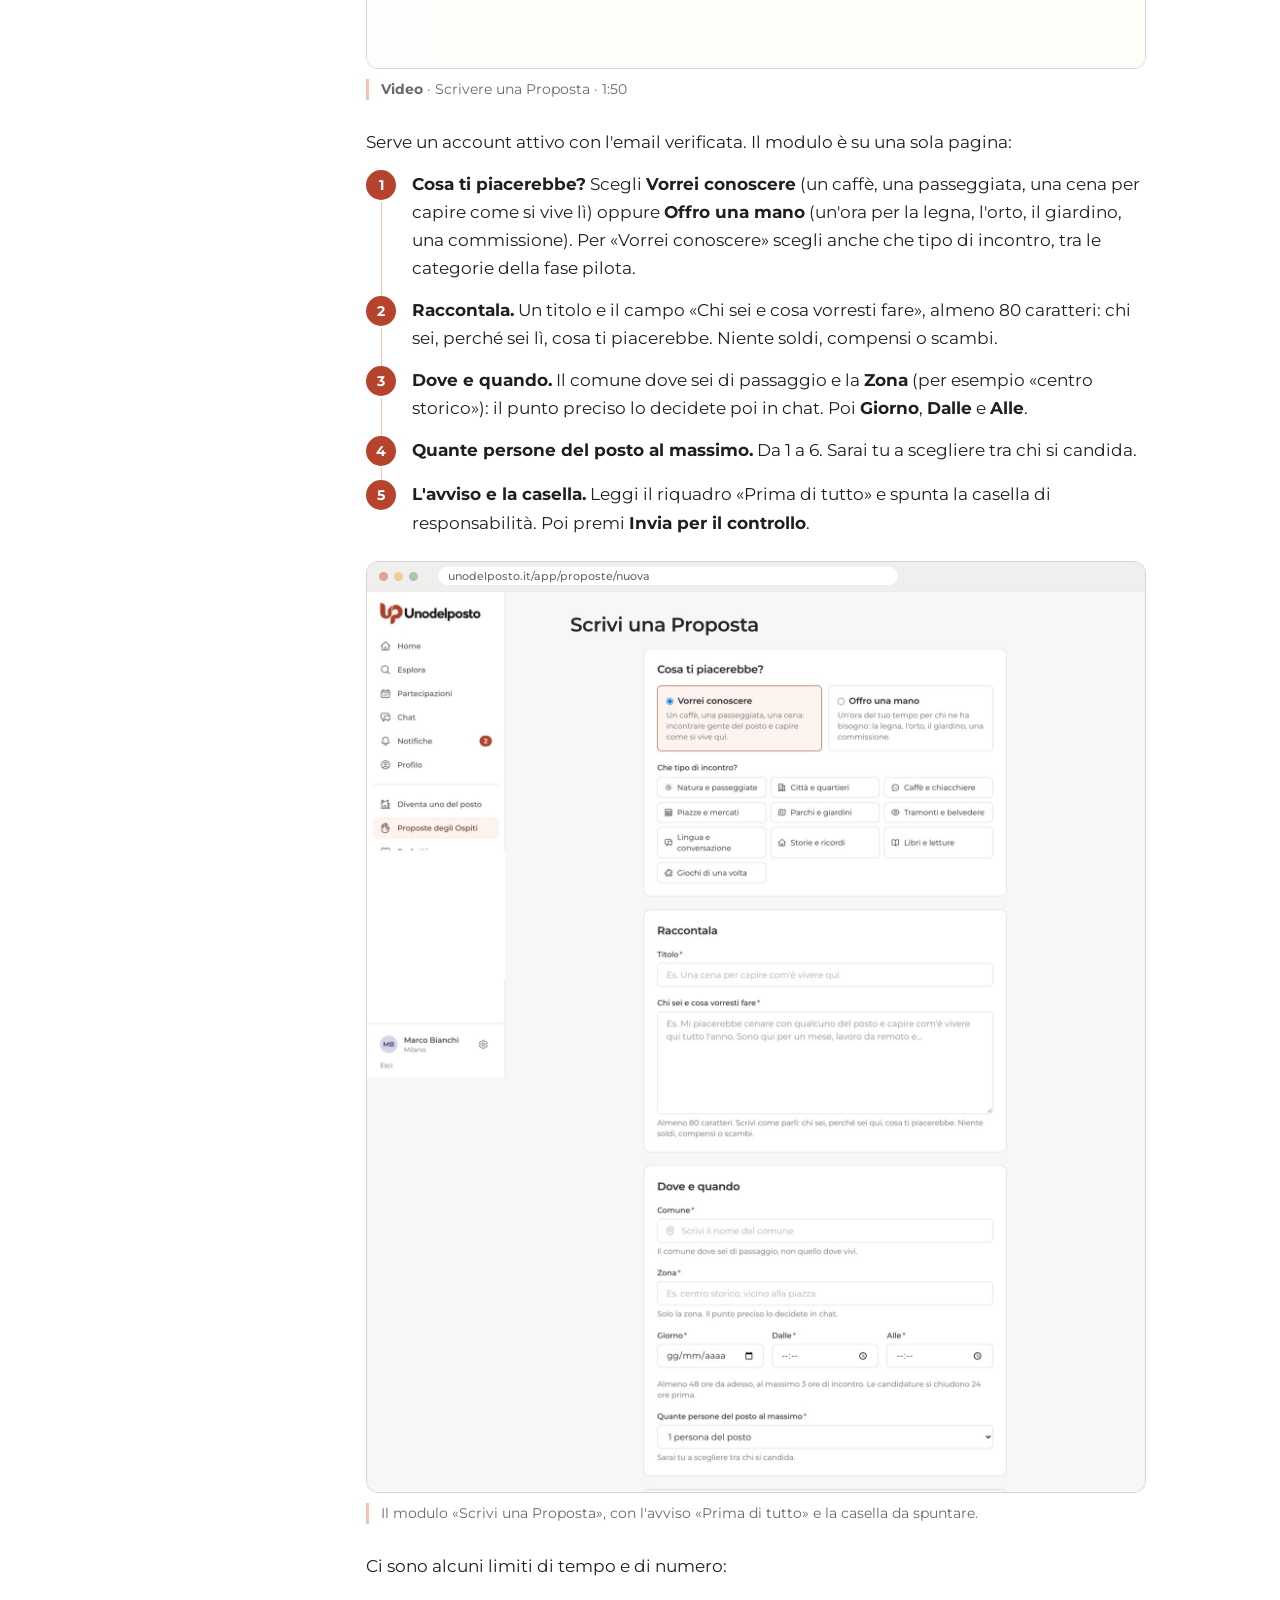
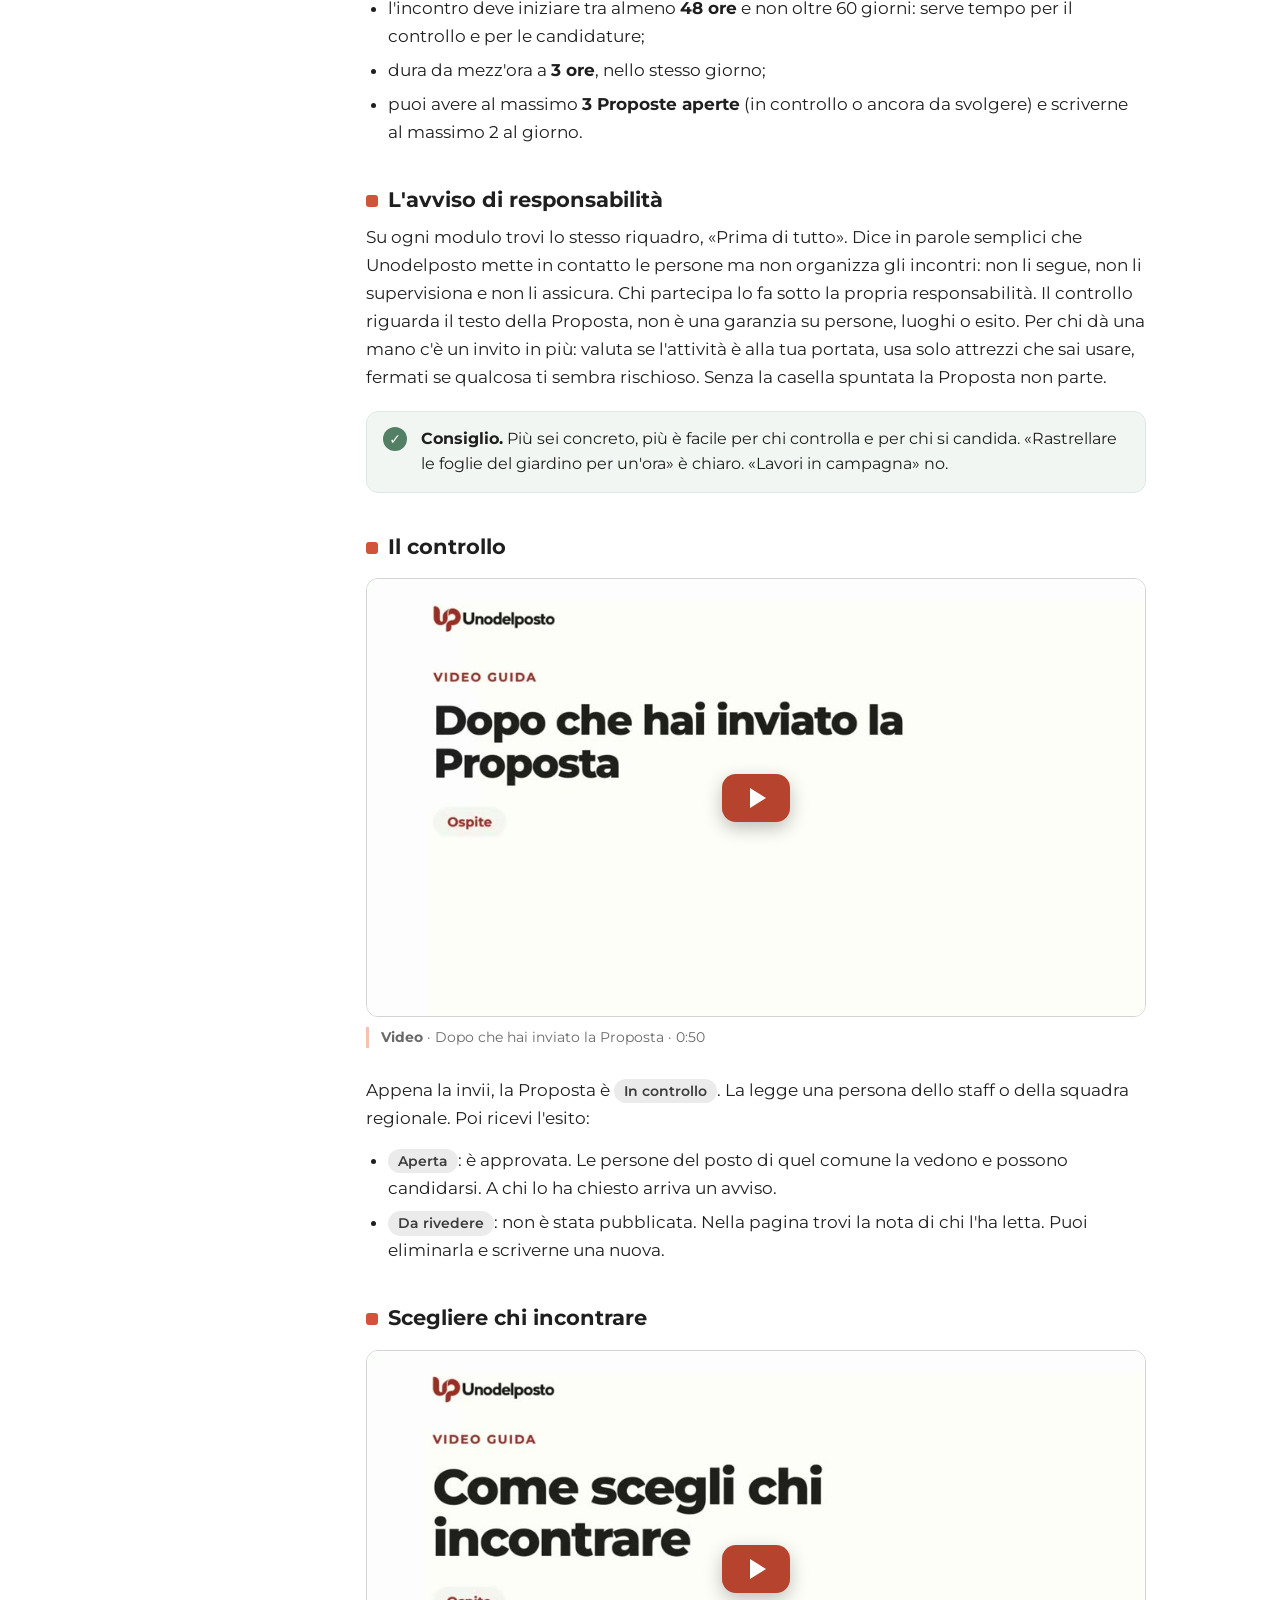
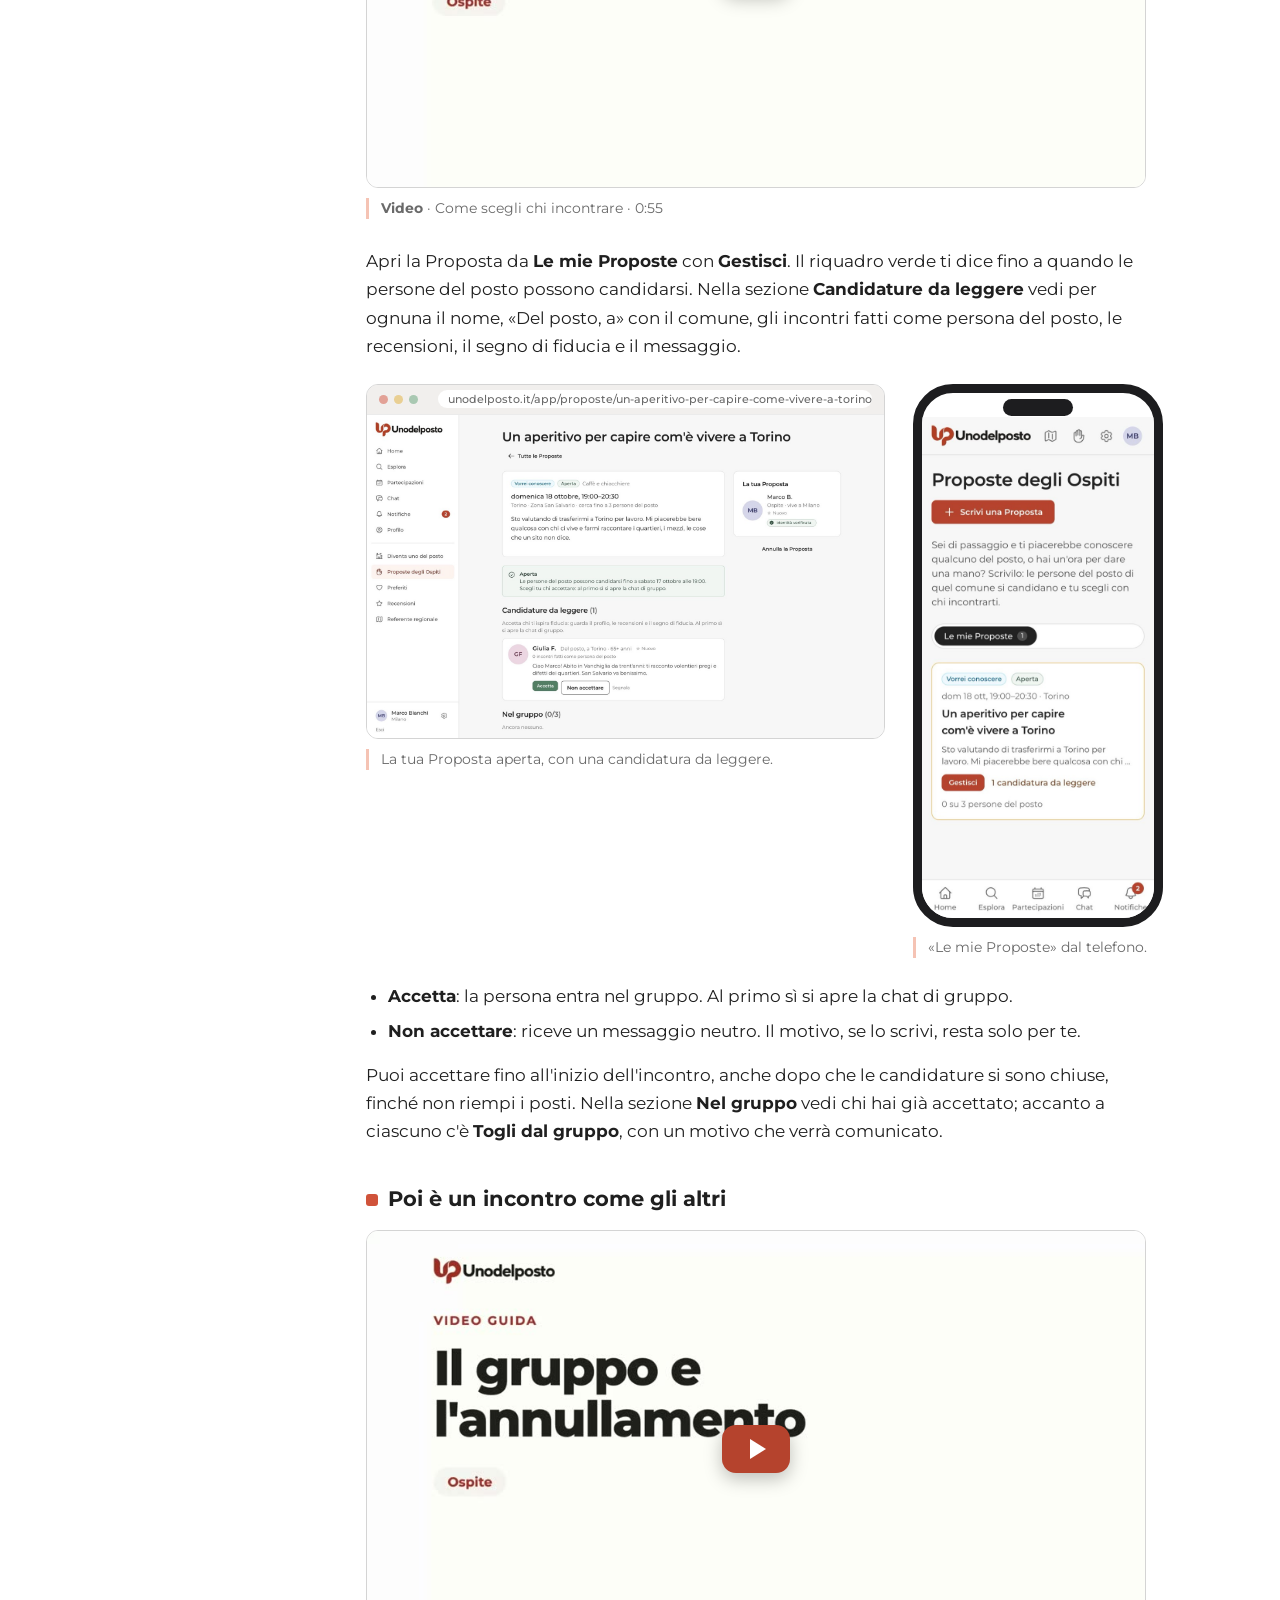
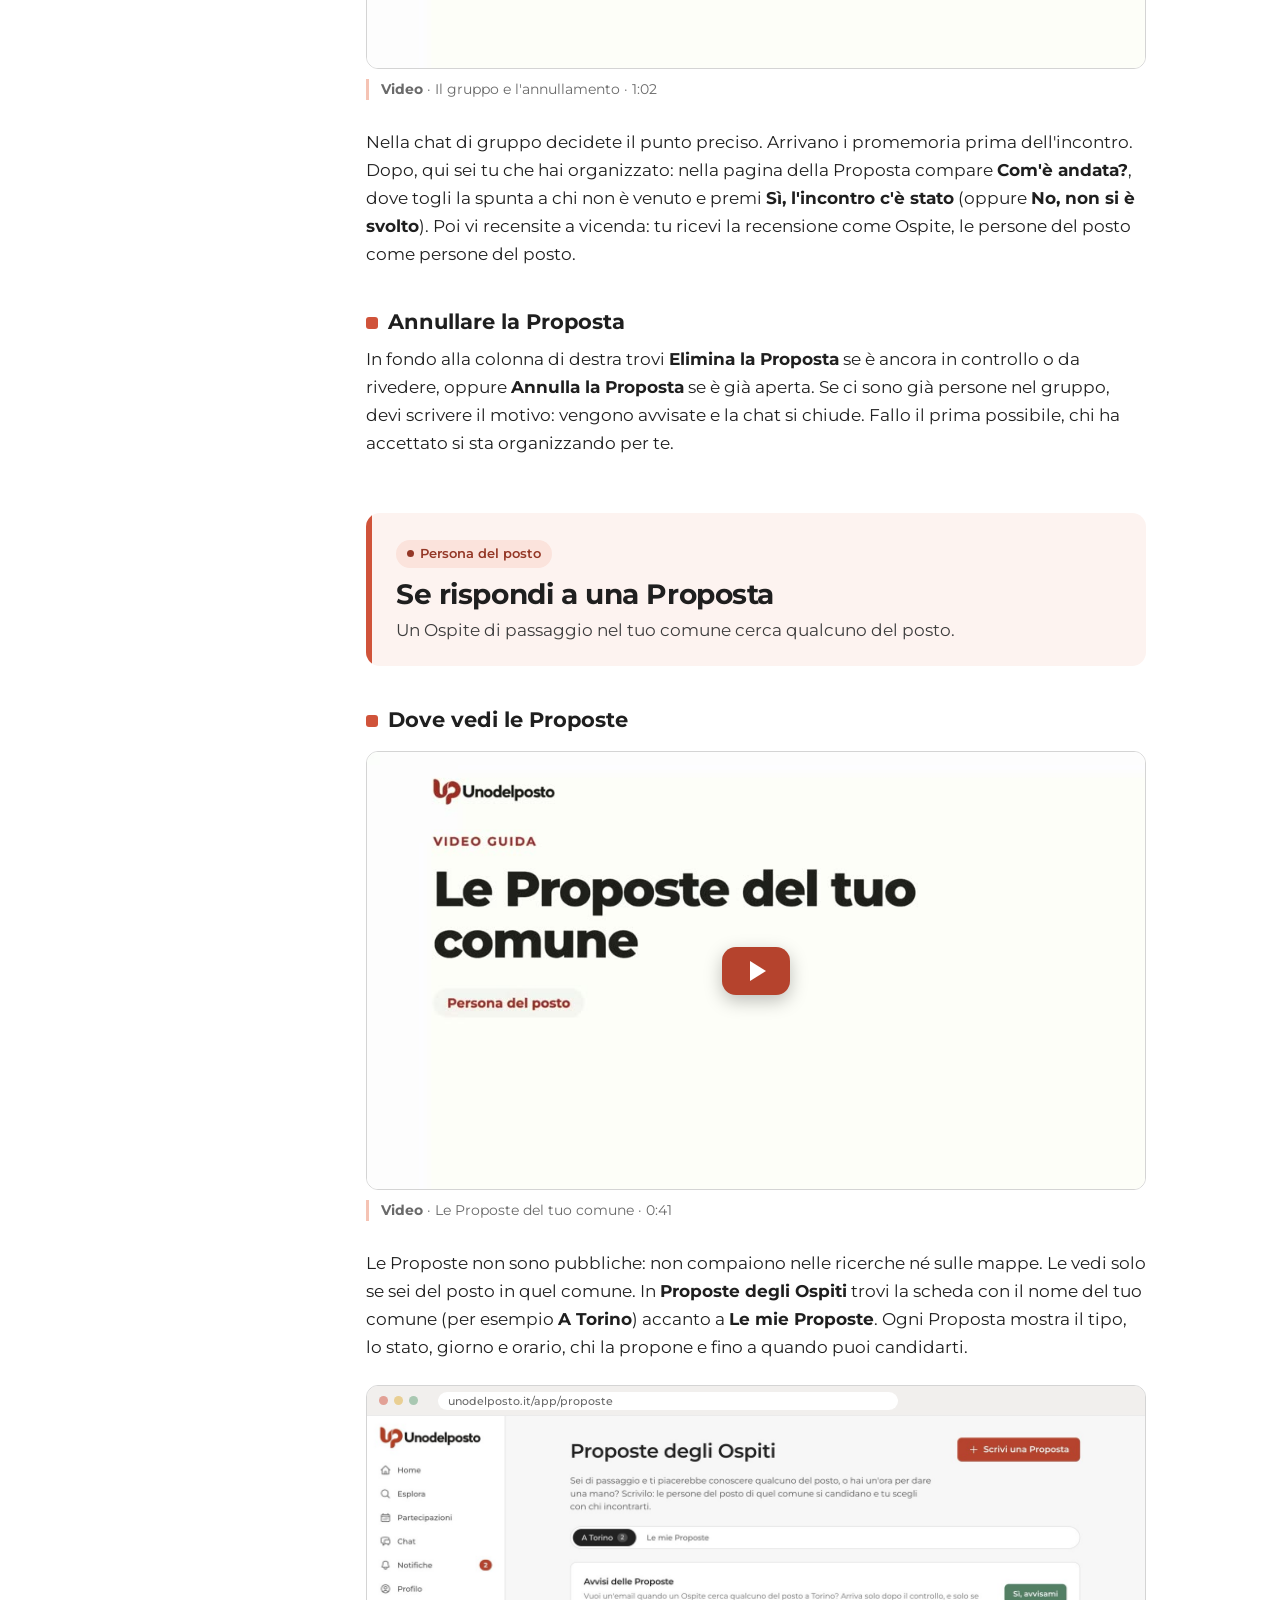
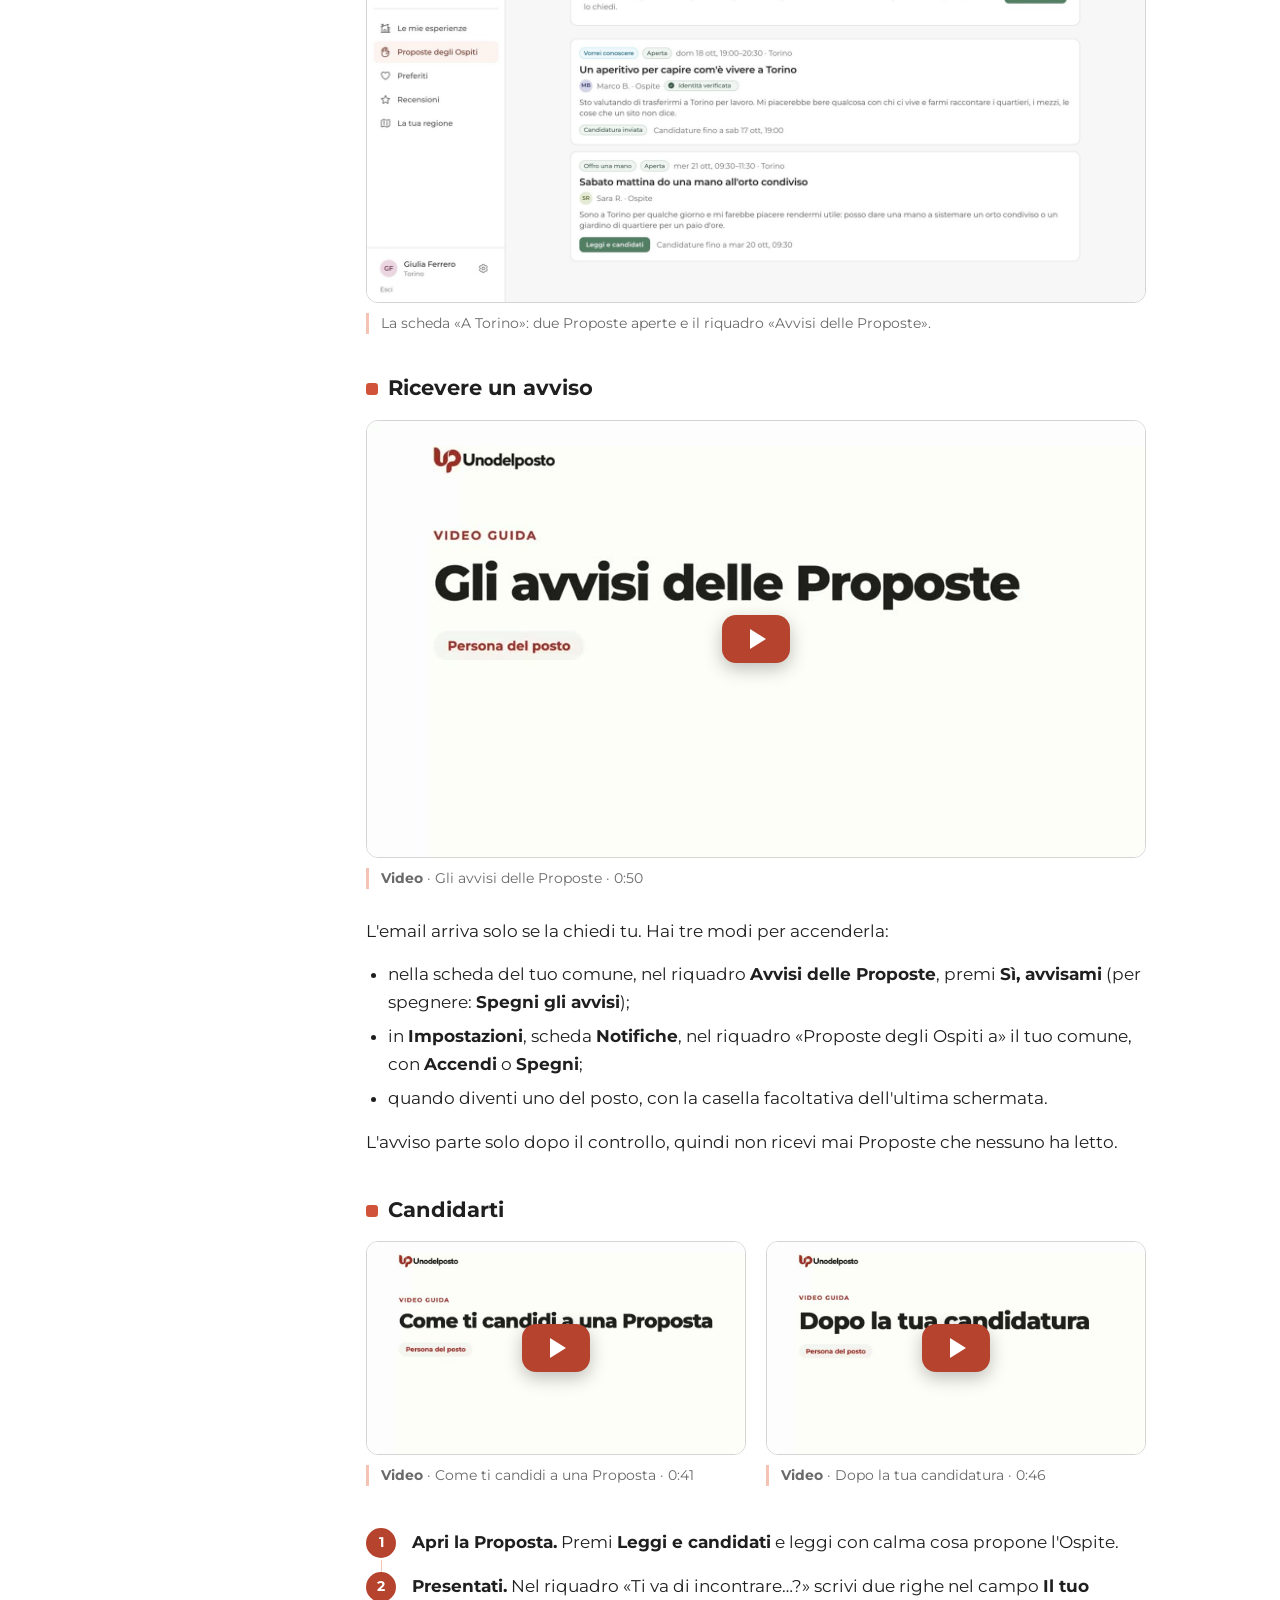
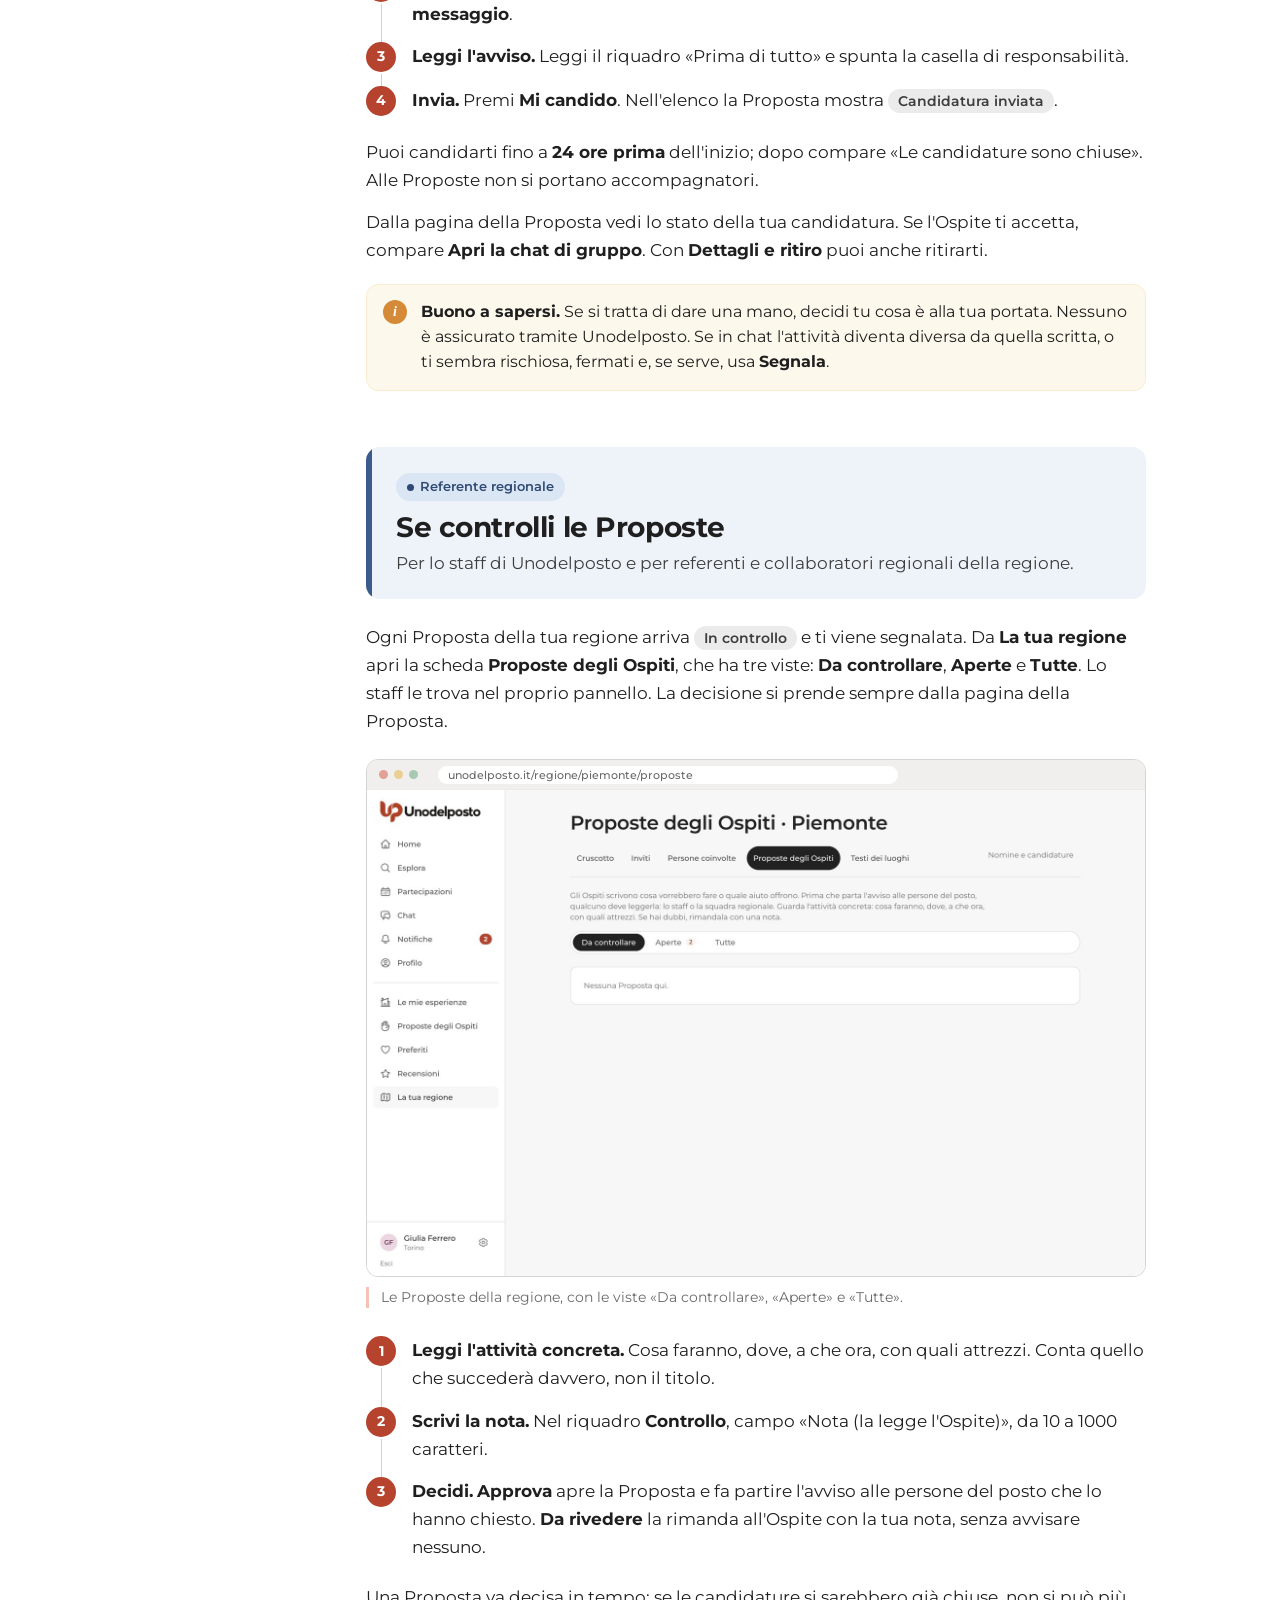
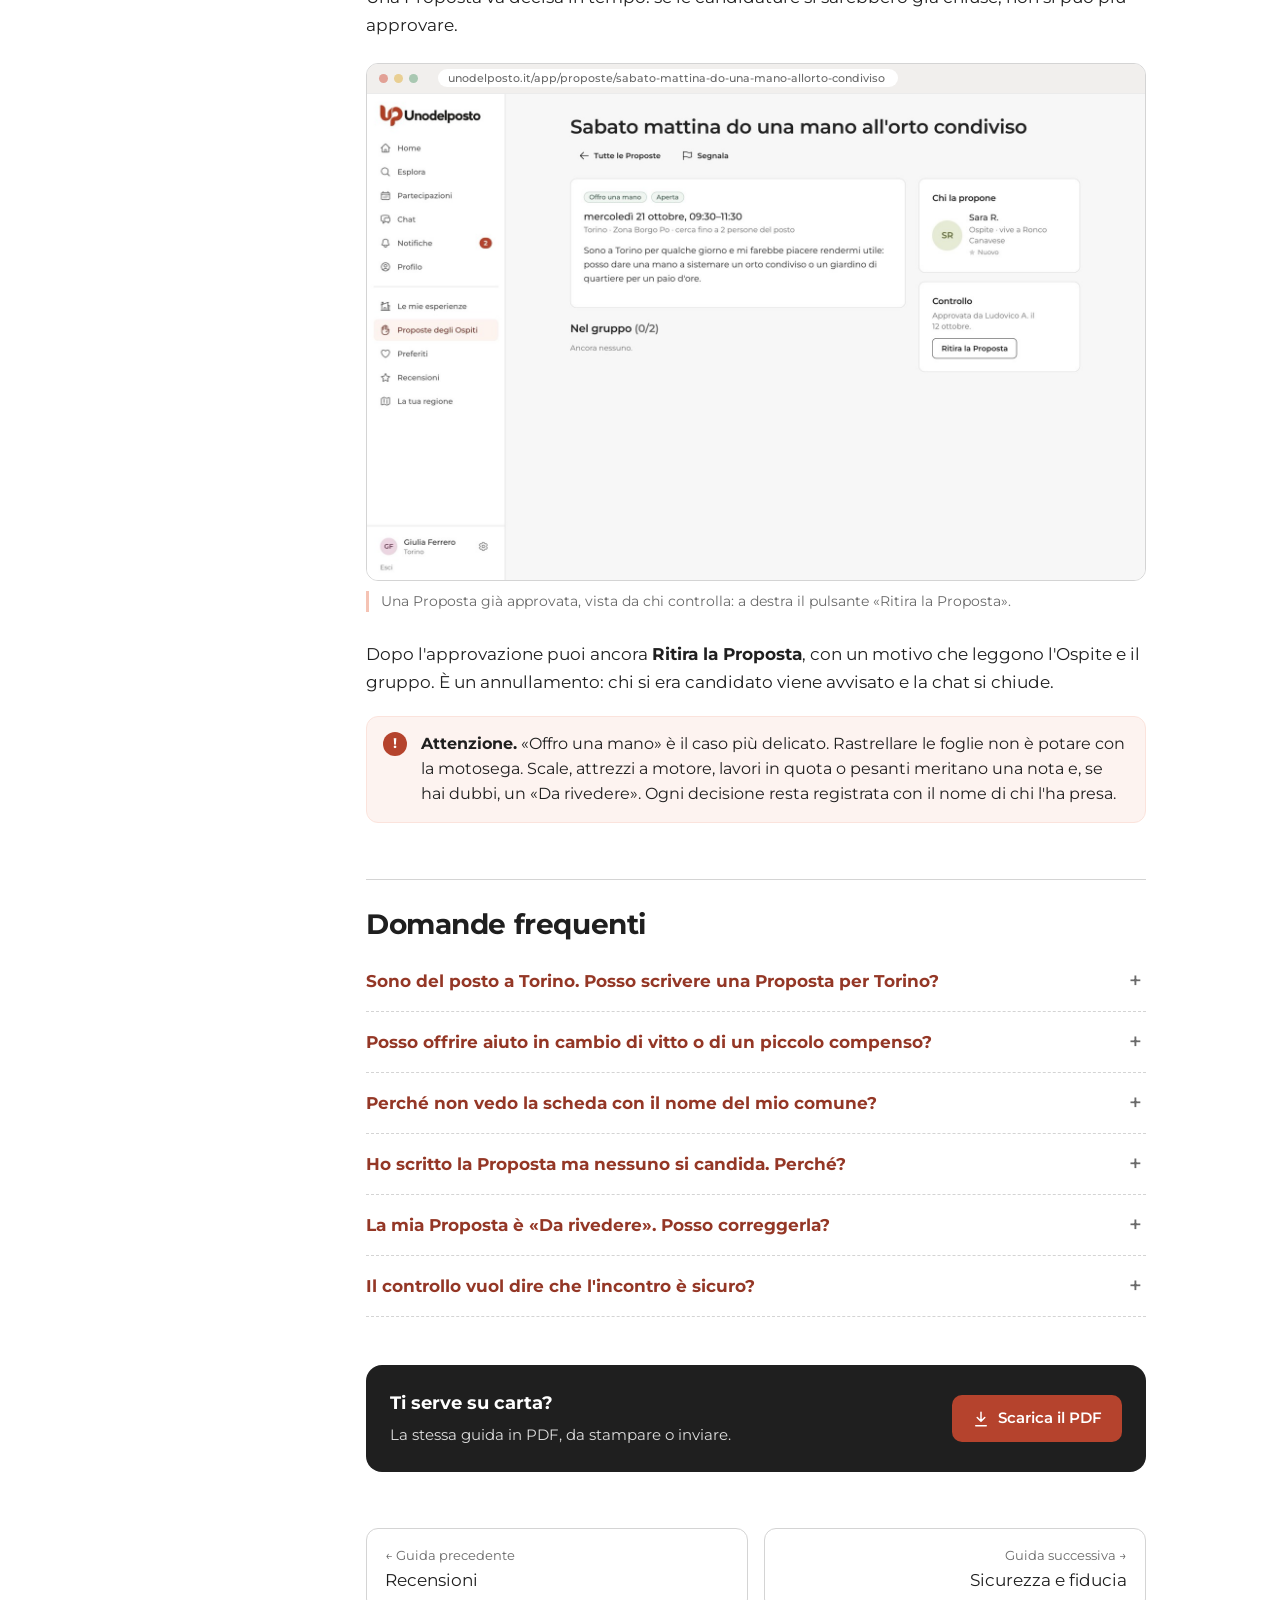
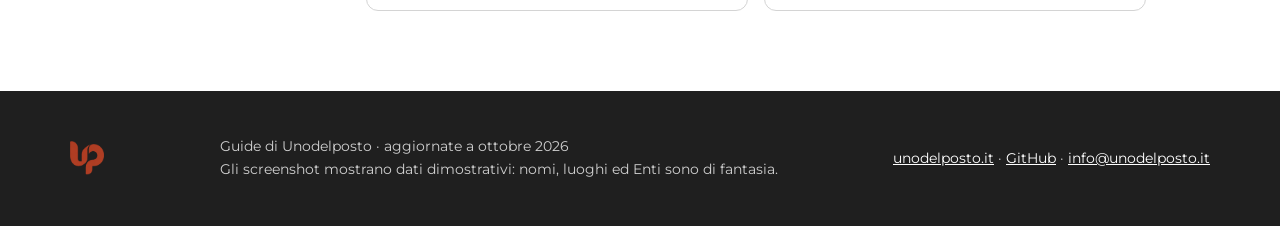
<file: docs/guide/06-proposte-degli-ospiti/index.html>
<!doctype html>
<html lang="it">
<head>
<meta charset="utf-8">
<meta name="viewport" content="width=device-width, initial-scale=1">
<title>Proposte degli Ospiti · Guide di Unodelposto</title>
<meta name="description" content="Come un Ospite scrive una Proposta, come viene controllata, come si candidano le persone del posto del comune e come si arriva all'incontro.">
<meta property="og:title" content="Proposte degli Ospiti · Guide di Unodelposto">
<meta property="og:description" content="Come un Ospite scrive una Proposta, come viene controllata, come si candidano le persone del posto del comune e come si arriva all'incontro.">
<meta property="og:type" content="website">
<meta property="og:image" content="https://guide.unodelposto.it/guide/06-proposte-degli-ospiti/copertina.jpg">
<meta name="theme-color" content="#b5432d">
<link rel="icon" href="../../assets/mark.png">
<link rel="preconnect" href="https://fonts.googleapis.com"><link rel="preconnect" href="https://fonts.gstatic.com" crossorigin>
<link href="https://fonts.googleapis.com/css2?family=Montserrat:ital,wght@0,400;0,500;0,600;0,700;1,400&display=swap" rel="stylesheet">
<link rel="stylesheet" href="../../assets/site.css">
</head>
<body>
<a class="skip" href="#contenuto">Vai al contenuto</a>
<header class="site-head"><div class="wrap">
  <a class="logo" href="../../index.html" aria-label="Guide di Unodelposto"><img src="../../assets/logo.png" alt="Unodelposto" width="139" height="30"></a>
  <nav><a href="../../index.html#guide">Guide</a><a href="https://github.com/ludovicopiccolo/unodelposto-community/discussions">Community</a><a class="btn" href="https://www.unodelposto.it">Vai al sito</a></nav>
</div></header>
<main id="contenuto">

<section class="ghero"><div class="wrap">
  <div>
    <div class="crumbs"><a href="../../index.html">Guide</a> / Proposte degli Ospiti</div>
    <div class="num">06</div>
    <h1>Proposte degli Ospiti</h1>
    <p class="sub">L'Ospite scrive cosa cerca, chi è del posto risponde</p>
    <div class="roles"><span class="role ospite">Ospite</span><span class="role posto">Persona del posto</span><span class="role referente">Referente regionale</span><span class="role staff">Staff</span></div>
    <a class="btn" href="guida-proposte-degli-ospiti.pdf" download><svg viewBox="0 0 24 24" fill="none" stroke="currentColor" stroke-width="2" stroke-linecap="round" stroke-linejoin="round" aria-hidden="true"><path d="M12 3v12m0 0-5-5m5 5 5-5M5 21h14"/></svg> Scarica il PDF <span style="opacity:.75;font-weight:500">· 2,5 MB</span></a>
  </div>
  <a class="cover" href="guida-proposte-degli-ospiti.pdf" aria-hidden="true" tabindex="-1"><img src="copertina.jpg" alt="" width="300" height="424"></a>
</div></section>
<div class="wrap layout">
  <nav class="toc" aria-label="In questa guida"><p>In questa guida</p><ol><li><a href="#se-scrivi-una-proposta">Se scrivi una Proposta</a></li><li><a href="#dove-la-trovi" class="sub">Dove la trovi</a></li><li><a href="#scrivere-la-proposta" class="sub">Scrivere la Proposta</a></li><li><a href="#l-avviso-di-responsabilita" class="sub">L'avviso di responsabilità</a></li><li><a href="#il-controllo" class="sub">Il controllo</a></li><li><a href="#scegliere-chi-incontrare" class="sub">Scegliere chi incontrare</a></li><li><a href="#poi-e-un-incontro-come-gli-altri" class="sub">Poi è un incontro come gli altri</a></li><li><a href="#annullare-la-proposta" class="sub">Annullare la Proposta</a></li><li><a href="#se-rispondi-a-una-proposta">Se rispondi a una Proposta</a></li><li><a href="#dove-vedi-le-proposte" class="sub">Dove vedi le Proposte</a></li><li><a href="#ricevere-un-avviso" class="sub">Ricevere un avviso</a></li><li><a href="#candidarti" class="sub">Candidarti</a></li><li><a href="#se-controlli-le-proposte">Se controlli le Proposte</a></li><li><a href="#domande-frequenti">Domande frequenti</a></li></ol>
    <div class="dl"><a class="btn ghost" href="guida-proposte-degli-ospiti.pdf" download><svg viewBox="0 0 24 24" fill="none" stroke="currentColor" stroke-width="2" stroke-linecap="round" stroke-linejoin="round" aria-hidden="true"><path d="M12 3v12m0 0-5-5m5 5 5-5M5 21h14"/></svg> PDF</a></div></nav>
  <article>
<section class="intro">
  <p>Di solito è chi è del posto a proporre un'esperienza e l'Ospite a candidarsi. Con la <strong>Proposta dell'Ospite</strong> si fa anche al contrario: sei di passaggio in un comune e scrivi cosa ti piacerebbe fare, quando e dove. Per esempio «mercoledì sera vorrei bere qualcosa con qualcuno del posto e capire come si vive qui», oppure «sabato mattina ho un'ora libera e posso dare una mano all'orto».</p>
  <p>Una persona dello staff o della squadra regionale legge la Proposta. Poi le persone del posto di quel comune la vedono e si candidano. Tu scegli con chi incontrarti. Da lì è un incontro come gli altri: chat di gruppo, promemoria, recensioni. E come sempre, senza denaro.</p>
  <div class="cards">
    <div class="card"><h4>Due tipi</h4><p>«Vorrei conoscere» per incontrare gente del posto, «Offro una mano» per un aiuto pratico.</p></div>
    <div class="card"><h4>Prima un controllo</h4><p>Nessuna Proposta parte senza che una persona l'abbia letta.</p></div>
    <div class="card"><h4>Solo chi è del posto</h4><p>La vedono e si candidano solo le persone del posto di quel comune. Non è pubblica.</p></div>
    <div class="card"><h4>Scegli tu</h4><p>Da 1 a 6 persone del posto. Al primo sì si apre la chat di gruppo.</p></div>
  </div>
</section>

<section>
  <div class="role-head" data-role="ospite"><span class="role ospite">Ospite</span><h2 id="se-scrivi-una-proposta">Se scrivi una Proposta</h2><p>Dal modulo alla scelta di chi incontrare.</p></div>

  <h3 id="dove-la-trovi">Dove la trovi</h3><figure class="yt"><a href="https://www.youtube.com/watch?v=WdbWRlbz4XU" data-yt="WdbWRlbz4XU" aria-label="Guarda il video: Cos'è una Proposta dell'Ospite"><img src="../../guide/anteprime/06-01.jpg" alt="" loading="lazy" decoding="async"><span class="play" aria-hidden="true"></span></a><figcaption><strong>Video</strong> · Cos'è una Proposta dell'Ospite · 0:52</figcaption></figure>
  <p>Nel menu laterale c'è la voce <strong>Proposte degli Ospiti</strong> (dal telefono è l'icona con la mano, in alto). Nella scheda <strong>Le mie Proposte</strong> trovi quelle che hai scritto; in alto a destra c'è il pulsante <strong>Scrivi una Proposta</strong>.</p>
  <figure class="shot"><div class="browser"><div class="bar"><i></i><i></i><i></i><b>unodelposto.it/app/proposte</b></div><img src="../img/g-proposte.jpg" alt="«Le mie Proposte»: una Proposta aperta con una candidatura da leggere." loading="lazy" decoding="async"></div><figcaption>«Le mie Proposte»: una Proposta aperta con una candidatura da leggere.</figcaption></figure>
  <aside class="warn"><strong>Attenzione.</strong> La Proposta si scrive per un comune dove sei di passaggio. Nel comune dove vivi sei del posto, non Ospite: lì il modulo non la accetta.</aside>

  <h3 id="scrivere-la-proposta">Scrivere la Proposta</h3><figure class="yt"><a href="https://www.youtube.com/watch?v=f8_l3Gonwuw" data-yt="f8_l3Gonwuw" aria-label="Guarda il video: Scrivere una Proposta"><img src="../../guide/anteprime/06-02.jpg" alt="" loading="lazy" decoding="async"><span class="play" aria-hidden="true"></span></a><figcaption><strong>Video</strong> · Scrivere una Proposta · 1:50</figcaption></figure>
  <p>Serve un account attivo con l'email verificata. Il modulo è su una sola pagina:</p>
  <ol class="steps">
    <li><strong>Cosa ti piacerebbe?</strong> Scegli <strong>Vorrei conoscere</strong> (un caffè, una passeggiata, una cena per capire come si vive lì) oppure <strong>Offro una mano</strong> (un'ora per la legna, l'orto, il giardino, una commissione). Per «Vorrei conoscere» scegli anche che tipo di incontro, tra le categorie della fase pilota.</li>
    <li><strong>Raccontala.</strong> Un titolo e il campo «Chi sei e cosa vorresti fare», almeno 80 caratteri: chi sei, perché sei lì, cosa ti piacerebbe. Niente soldi, compensi o scambi.</li>
    <li><strong>Dove e quando.</strong> Il comune dove sei di passaggio e la <strong>Zona</strong> (per esempio «centro storico»): il punto preciso lo decidete poi in chat. Poi <strong>Giorno</strong>, <strong>Dalle</strong> e <strong>Alle</strong>.</li>
    <li><strong>Quante persone del posto al massimo.</strong> Da 1 a 6. Sarai tu a scegliere tra chi si candida.</li>
    <li><strong>L'avviso e la casella.</strong> Leggi il riquadro «Prima di tutto» e spunta la casella di responsabilità. Poi premi <strong>Invia per il controllo</strong>.</li>
  </ol>
  <figure class="shot full"><div class="browser"><div class="bar"><i></i><i></i><i></i><b>unodelposto.it/app/proposte/nuova</b></div><img src="../img/g-proposta-nuova-full.jpg" alt="Il modulo «Scrivi una Proposta», con l'avviso «Prima di tutto» e la casella da spuntare." loading="lazy" decoding="async"></div><figcaption>Il modulo «Scrivi una Proposta», con l'avviso «Prima di tutto» e la casella da spuntare.</figcaption></figure>
  <p>Ci sono alcuni limiti di tempo e di numero:</p>
  <ul>
    <li>l'incontro deve iniziare tra almeno <strong>48 ore</strong> e non oltre 60 giorni: serve tempo per il controllo e per le candidature;</li>
    <li>dura da mezz'ora a <strong>3 ore</strong>, nello stesso giorno;</li>
    <li>puoi avere al massimo <strong>3 Proposte aperte</strong> (in controllo o ancora da svolgere) e scriverne al massimo 2 al giorno.</li>
  </ul>

  <h3 id="l-avviso-di-responsabilita">L'avviso di responsabilità</h3>
  <p>Su ogni modulo trovi lo stesso riquadro, «Prima di tutto». Dice in parole semplici che Unodelposto mette in contatto le persone ma non organizza gli incontri: non li segue, non li supervisiona e non li assicura. Chi partecipa lo fa sotto la propria responsabilità. Il controllo riguarda il testo della Proposta, non è una garanzia su persone, luoghi o esito. Per chi dà una mano c'è un invito in più: valuta se l'attività è alla tua portata, usa solo attrezzi che sai usare, fermati se qualcosa ti sembra rischioso. Senza la casella spuntata la Proposta non parte.</p>
  <aside class="tip"><strong>Consiglio.</strong> Più sei concreto, più è facile per chi controlla e per chi si candida. «Rastrellare le foglie del giardino per un'ora» è chiaro. «Lavori in campagna» no.</aside>

  <h3 id="il-controllo">Il controllo</h3><figure class="yt"><a href="https://www.youtube.com/watch?v=bISIKhCMSV0" data-yt="bISIKhCMSV0" aria-label="Guarda il video: Dopo che hai inviato la Proposta"><img src="../../guide/anteprime/06-04.jpg" alt="" loading="lazy" decoding="async"><span class="play" aria-hidden="true"></span></a><figcaption><strong>Video</strong> · Dopo che hai inviato la Proposta · 0:50</figcaption></figure>
  <p>Appena la invii, la Proposta è <span class="pill">In controllo</span>. La legge una persona dello staff o della squadra regionale. Poi ricevi l'esito:</p>
  <ul>
    <li><span class="pill">Aperta</span>: è approvata. Le persone del posto di quel comune la vedono e possono candidarsi. A chi lo ha chiesto arriva un avviso.</li>
    <li><span class="pill">Da rivedere</span>: non è stata pubblicata. Nella pagina trovi la nota di chi l'ha letta. Puoi eliminarla e scriverne una nuova.</li>
  </ul>

  <h3 id="scegliere-chi-incontrare">Scegliere chi incontrare</h3><figure class="yt"><a href="https://www.youtube.com/watch?v=zqgAuvMkTH0" data-yt="zqgAuvMkTH0" aria-label="Guarda il video: Come scegli chi incontrare"><img src="../../guide/anteprime/06-05.jpg" alt="" loading="lazy" decoding="async"><span class="play" aria-hidden="true"></span></a><figcaption><strong>Video</strong> · Come scegli chi incontrare · 0:55</figcaption></figure>
  <p>Apri la Proposta da <strong>Le mie Proposte</strong> con <strong>Gestisci</strong>. Il riquadro verde ti dice fino a quando le persone del posto possono candidarsi. Nella sezione <strong>Candidature da leggere</strong> vedi per ognuna il nome, «Del posto, a» con il comune, gli incontri fatti come persona del posto, le recensioni, il segno di fiducia e il messaggio.</p>
  <div class="pair">
    <figure class="shot"><div class="browser"><div class="bar"><i></i><i></i><i></i><b>unodelposto.it/app/proposte/un-aperitivo-per-capire-come-vivere-a-torino</b></div><img src="../img/g-proposta.jpg" alt="La tua Proposta aperta, con una candidatura da leggere." loading="lazy" decoding="async"></div><figcaption>La tua Proposta aperta, con una candidatura da leggere.</figcaption></figure>
    <figure class="shot phone"><div class="device"><img src="../img/m-proposte.jpg" alt="«Le mie Proposte» dal telefono." loading="lazy" decoding="async"></div><figcaption>«Le mie Proposte» dal telefono.</figcaption></figure>
  </div>
  <ul>
    <li><strong>Accetta</strong>: la persona entra nel gruppo. Al primo sì si apre la chat di gruppo.</li>
    <li><strong>Non accettare</strong>: riceve un messaggio neutro. Il motivo, se lo scrivi, resta solo per te.</li>
  </ul>
  <p>Puoi accettare fino all'inizio dell'incontro, anche dopo che le candidature si sono chiuse, finché non riempi i posti. Nella sezione <strong>Nel gruppo</strong> vedi chi hai già accettato; accanto a ciascuno c'è <strong>Togli dal gruppo</strong>, con un motivo che verrà comunicato.</p>

  <h3 id="poi-e-un-incontro-come-gli-altri">Poi è un incontro come gli altri</h3><figure class="yt"><a href="https://www.youtube.com/watch?v=FSkxeWfG8QY" data-yt="FSkxeWfG8QY" aria-label="Guarda il video: Il gruppo e l'annullamento"><img src="../../guide/anteprime/06-06.jpg" alt="" loading="lazy" decoding="async"><span class="play" aria-hidden="true"></span></a><figcaption><strong>Video</strong> · Il gruppo e l'annullamento · 1:02</figcaption></figure>
  <p>Nella chat di gruppo decidete il punto preciso. Arrivano i promemoria prima dell'incontro. Dopo, qui sei tu che hai organizzato: nella pagina della Proposta compare <strong>Com'è andata?</strong>, dove togli la spunta a chi non è venuto e premi <strong>Sì, l'incontro c'è stato</strong> (oppure <strong>No, non si è svolto</strong>). Poi vi recensite a vicenda: tu ricevi la recensione come Ospite, le persone del posto come persone del posto.</p>

  <h3 id="annullare-la-proposta">Annullare la Proposta</h3>
  <p>In fondo alla colonna di destra trovi <strong>Elimina la Proposta</strong> se è ancora in controllo o da rivedere, oppure <strong>Annulla la Proposta</strong> se è già aperta. Se ci sono già persone nel gruppo, devi scrivere il motivo: vengono avvisate e la chat si chiude. Fallo il prima possibile, chi ha accettato si sta organizzando per te.</p>
</section>

<div class="pagebreak"></div>

<section>
  <div class="role-head" data-role="posto"><span class="role posto">Persona del posto</span><h2 id="se-rispondi-a-una-proposta">Se rispondi a una Proposta</h2><p>Un Ospite di passaggio nel tuo comune cerca qualcuno del posto.</p></div>

  <h3 id="dove-vedi-le-proposte">Dove vedi le Proposte</h3><figure class="yt"><a href="https://www.youtube.com/watch?v=gjL42n_Ow7Q" data-yt="gjL42n_Ow7Q" aria-label="Guarda il video: Le Proposte del tuo comune"><img src="../../guide/anteprime/06-07.jpg" alt="" loading="lazy" decoding="async"><span class="play" aria-hidden="true"></span></a><figcaption><strong>Video</strong> · Le Proposte del tuo comune · 0:41</figcaption></figure>
  <p>Le Proposte non sono pubbliche: non compaiono nelle ricerche né sulle mappe. Le vedi solo se sei del posto in quel comune. In <strong>Proposte degli Ospiti</strong> trovi la scheda con il nome del tuo comune (per esempio <strong>A Torino</strong>) accanto a <strong>Le mie Proposte</strong>. Ogni Proposta mostra il tipo, lo stato, giorno e orario, chi la propone e fino a quando puoi candidarti.</p>
  <figure class="shot"><div class="browser"><div class="bar"><i></i><i></i><i></i><b>unodelposto.it/app/proposte</b></div><img src="../img/h-proposte-vicino.jpg" alt="La scheda «A Torino»: due Proposte aperte e il riquadro «Avvisi delle Proposte»." loading="lazy" decoding="async"></div><figcaption>La scheda «A Torino»: due Proposte aperte e il riquadro «Avvisi delle Proposte».</figcaption></figure>

  <h3 id="ricevere-un-avviso">Ricevere un avviso</h3><figure class="yt"><a href="https://www.youtube.com/watch?v=l3yZUABqMW8" data-yt="l3yZUABqMW8" aria-label="Guarda il video: Gli avvisi delle Proposte"><img src="../../guide/anteprime/06-08.jpg" alt="" loading="lazy" decoding="async"><span class="play" aria-hidden="true"></span></a><figcaption><strong>Video</strong> · Gli avvisi delle Proposte · 0:50</figcaption></figure>
  <p>L'email arriva solo se la chiedi tu. Hai tre modi per accenderla:</p>
  <ul>
    <li>nella scheda del tuo comune, nel riquadro <strong>Avvisi delle Proposte</strong>, premi <strong>Sì, avvisami</strong> (per spegnere: <strong>Spegni gli avvisi</strong>);</li>
    <li>in <strong>Impostazioni</strong>, scheda <strong>Notifiche</strong>, nel riquadro «Proposte degli Ospiti a» il tuo comune, con <strong>Accendi</strong> o <strong>Spegni</strong>;</li>
    <li>quando diventi uno del posto, con la casella facoltativa dell'ultima schermata.</li>
  </ul>
  <p>L'avviso parte solo dopo il controllo, quindi non ricevi mai Proposte che nessuno ha letto.</p>

  <h3 id="candidarti">Candidarti</h3><div class="yt-grid"><figure class="yt"><a href="https://www.youtube.com/watch?v=-M72QEKpgOc" data-yt="-M72QEKpgOc" aria-label="Guarda il video: Come ti candidi a una Proposta"><img src="../../guide/anteprime/06-09.jpg" alt="" loading="lazy" decoding="async"><span class="play" aria-hidden="true"></span></a><figcaption><strong>Video</strong> · Come ti candidi a una Proposta · 0:41</figcaption></figure><figure class="yt"><a href="https://www.youtube.com/watch?v=NtMvLpVS1x8" data-yt="NtMvLpVS1x8" aria-label="Guarda il video: Dopo la tua candidatura"><img src="../../guide/anteprime/06-10.jpg" alt="" loading="lazy" decoding="async"><span class="play" aria-hidden="true"></span></a><figcaption><strong>Video</strong> · Dopo la tua candidatura · 0:46</figcaption></figure></div>
  <ol class="steps">
    <li><strong>Apri la Proposta.</strong> Premi <strong>Leggi e candidati</strong> e leggi con calma cosa propone l'Ospite.</li>
    <li><strong>Presentati.</strong> Nel riquadro «Ti va di incontrare…?» scrivi due righe nel campo <strong>Il tuo messaggio</strong>.</li>
    <li><strong>Leggi l'avviso.</strong> Leggi il riquadro «Prima di tutto» e spunta la casella di responsabilità.</li>
    <li><strong>Invia.</strong> Premi <strong>Mi candido</strong>. Nell'elenco la Proposta mostra <span class="pill">Candidatura inviata</span>.</li>
  </ol>
  <p>Puoi candidarti fino a <strong>24 ore prima</strong> dell'inizio; dopo compare «Le candidature sono chiuse». Alle Proposte non si portano accompagnatori.</p>
  <p>Dalla pagina della Proposta vedi lo stato della tua candidatura. Se l'Ospite ti accetta, compare <strong>Apri la chat di gruppo</strong>. Con <strong>Dettagli e ritiro</strong> puoi anche ritirarti.</p>
  <aside class="note"><strong>Buono a sapersi.</strong> Se si tratta di dare una mano, decidi tu cosa è alla tua portata. Nessuno è assicurato tramite Unodelposto. Se in chat l'attività diventa diversa da quella scritta, o ti sembra rischiosa, fermati e, se serve, usa <strong>Segnala</strong>.</aside>
</section>

<section>
  <div class="role-head" data-role="referente"><span class="role referente">Referente regionale</span><h2 id="se-controlli-le-proposte">Se controlli le Proposte</h2><p>Per lo staff di Unodelposto e per referenti e collaboratori regionali della regione.</p></div>
  <p>Ogni Proposta della tua regione arriva <span class="pill">In controllo</span> e ti viene segnalata. Da <strong>La tua regione</strong> apri la scheda <strong>Proposte degli Ospiti</strong>, che ha tre viste: <strong>Da controllare</strong>, <strong>Aperte</strong> e <strong>Tutte</strong>. Lo staff le trova nel proprio pannello. La decisione si prende sempre dalla pagina della Proposta.</p>
  <figure class="shot"><div class="browser"><div class="bar"><i></i><i></i><i></i><b>unodelposto.it/regione/piemonte/proposte</b></div><img src="../img/r-proposte.jpg" alt="Le Proposte della regione, con le viste «Da controllare», «Aperte» e «Tutte»." loading="lazy" decoding="async"></div><figcaption>Le Proposte della regione, con le viste «Da controllare», «Aperte» e «Tutte».</figcaption></figure>
  <ol class="steps">
    <li><strong>Leggi l'attività concreta.</strong> Cosa faranno, dove, a che ora, con quali attrezzi. Conta quello che succederà davvero, non il titolo.</li>
    <li><strong>Scrivi la nota.</strong> Nel riquadro <strong>Controllo</strong>, campo «Nota (la legge l'Ospite)», da 10 a 1000 caratteri.</li>
    <li><strong>Decidi.</strong> <strong>Approva</strong> apre la Proposta e fa partire l'avviso alle persone del posto che lo hanno chiesto. <strong>Da rivedere</strong> la rimanda all'Ospite con la tua nota, senza avvisare nessuno.</li>
  </ol>
  <p>Una Proposta va decisa in tempo: se le candidature si sarebbero già chiuse, non si può più approvare.</p>
  <figure class="shot"><div class="browser"><div class="bar"><i></i><i></i><i></i><b>unodelposto.it/app/proposte/sabato-mattina-do-una-mano-allorto-condiviso</b></div><img src="../img/h-proposta.jpg" alt="Una Proposta già approvata, vista da chi controlla: a destra il pulsante «Ritira la Proposta»." loading="lazy" decoding="async"></div><figcaption>Una Proposta già approvata, vista da chi controlla: a destra il pulsante «Ritira la Proposta».</figcaption></figure>
  <p>Dopo l'approvazione puoi ancora <strong>Ritira la Proposta</strong>, con un motivo che leggono l'Ospite e il gruppo. È un annullamento: chi si era candidato viene avvisato e la chat si chiude.</p>
  <aside class="warn"><strong>Attenzione.</strong> «Offro una mano» è il caso più delicato. Rastrellare le foglie non è potare con la motosega. Scale, attrezzi a motore, lavori in quota o pesanti meritano una nota e, se hai dubbi, un «Da rivedere». Ogni decisione resta registrata con il nome di chi l'ha presa.</aside>
</section>

<section class="faq-section">
  <h2 id="domande-frequenti">Domande frequenti</h2>
  <details class="faq"><summary>Sono del posto a Torino. Posso scrivere una Proposta per Torino?</summary><p>No. Nel comune dove vivi sei del posto: lì puoi proporre un'esperienza o candidarti alle Proposte degli altri. Puoi scrivere una Proposta per un comune dove sei di passaggio.</p></details>
  <details class="faq"><summary>Posso offrire aiuto in cambio di vitto o di un piccolo compenso?</summary><p>No. Le Proposte sono gratuite come tutto il resto: niente soldi, compensi o scambi. L'aiuto è un'ora del tuo tempo, regalata.</p></details>
  <details class="faq"><summary>Perché non vedo la scheda con il nome del mio comune?</summary><p>La vedi solo se sei del posto e hai indicato il tuo comune nel profilo. Altrimenti vedi solo «Le mie Proposte».</p></details>
  <details class="faq"><summary>Ho scritto la Proposta ma nessuno si candida. Perché?</summary><p>Può darsi che sia ancora in controllo, oppure che nel comune ci siano poche persone del posto con gli avvisi accesi. Le candidature restano aperte fino a 24 ore prima dell'incontro.</p></details>
  <details class="faq"><summary>La mia Proposta è «Da rivedere». Posso correggerla?</summary><p>Leggi la nota di chi l'ha controllata, poi elimina la Proposta e scrivine una nuova tenendo conto della nota.</p></details>
  <details class="faq"><summary>Il controllo vuol dire che l'incontro è sicuro?</summary><p>No. Il controllo riguarda il testo della Proposta e i limiti della piattaforma. Incontratevi in un luogo pubblico, usate la chat di gruppo e, se qualcosa non ti torna, segnalalo.</p></details>
</section>
    <div class="dlbox"><div><h4>Ti serve su carta?</h4><p>La stessa guida in PDF, da stampare o inviare.</p></div><a class="btn" href="guida-proposte-degli-ospiti.pdf" download><svg viewBox="0 0 24 24" fill="none" stroke="currentColor" stroke-width="2" stroke-linecap="round" stroke-linejoin="round" aria-hidden="true"><path d="M12 3v12m0 0-5-5m5 5 5-5M5 21h14"/></svg> Scarica il PDF</a></div>
    <nav class="pager" aria-label="Altre guide">
      <a class="prev" href="../05-recensioni/index.html"><small>← Guida precedente</small>Recensioni</a>
      <a class="next" href="../07-sicurezza-e-fiducia/index.html"><small>Guida successiva →</small>Sicurezza e fiducia</a>
    </nav>
  </article>
</div>
<script>
// Evidenzia nell'indice la sezione che stai leggendo
(() => {
  const links = [...document.querySelectorAll('.toc a[href^="#"]')];
  const map = new Map(links.map(a => [a.getAttribute('href').slice(1), a]));
  const io = new IntersectionObserver(es => es.forEach(e => { if (e.isIntersecting) { links.forEach(a => a.classList.remove('on')); map.get(e.target.id)?.classList.add('on'); } }), { rootMargin: '-90px 0px -70% 0px' });
  document.querySelectorAll('article h2[id], article h3[id]').forEach(h => io.observe(h));
})();
</script><script>
// Video: al clic l'anteprima diventa il player di YouTube
document.querySelectorAll('a[data-yt]').forEach(a => a.addEventListener('click', e => {
  e.preventDefault();
  const f = document.createElement('iframe');
  f.src = 'https://www.youtube-nocookie.com/embed/' + a.dataset.yt + '?autoplay=1&rel=0';
  f.title = a.getAttribute('aria-label'); f.allow = 'autoplay; encrypted-media; picture-in-picture; fullscreen'; f.allowFullscreen = true;
  a.replaceWith(f);
}));
</script>
</main>
<footer class="site-foot"><div class="wrap">
  <img src="../../assets/mark.png" alt="" width="34" height="34">
  <div>Guide di Unodelposto · aggiornate a ottobre 2026<br>Gli screenshot mostrano dati dimostrativi: nomi, luoghi ed Enti sono di fantasia.</div>
  <div><a href="https://www.unodelposto.it">unodelposto.it</a> · <a href="https://github.com/ludovicopiccolo/unodelposto-community">GitHub</a> · <a href="mailto:info@unodelposto.it">info@unodelposto.it</a></div>
</div></footer>
</body>
</html>
</file>
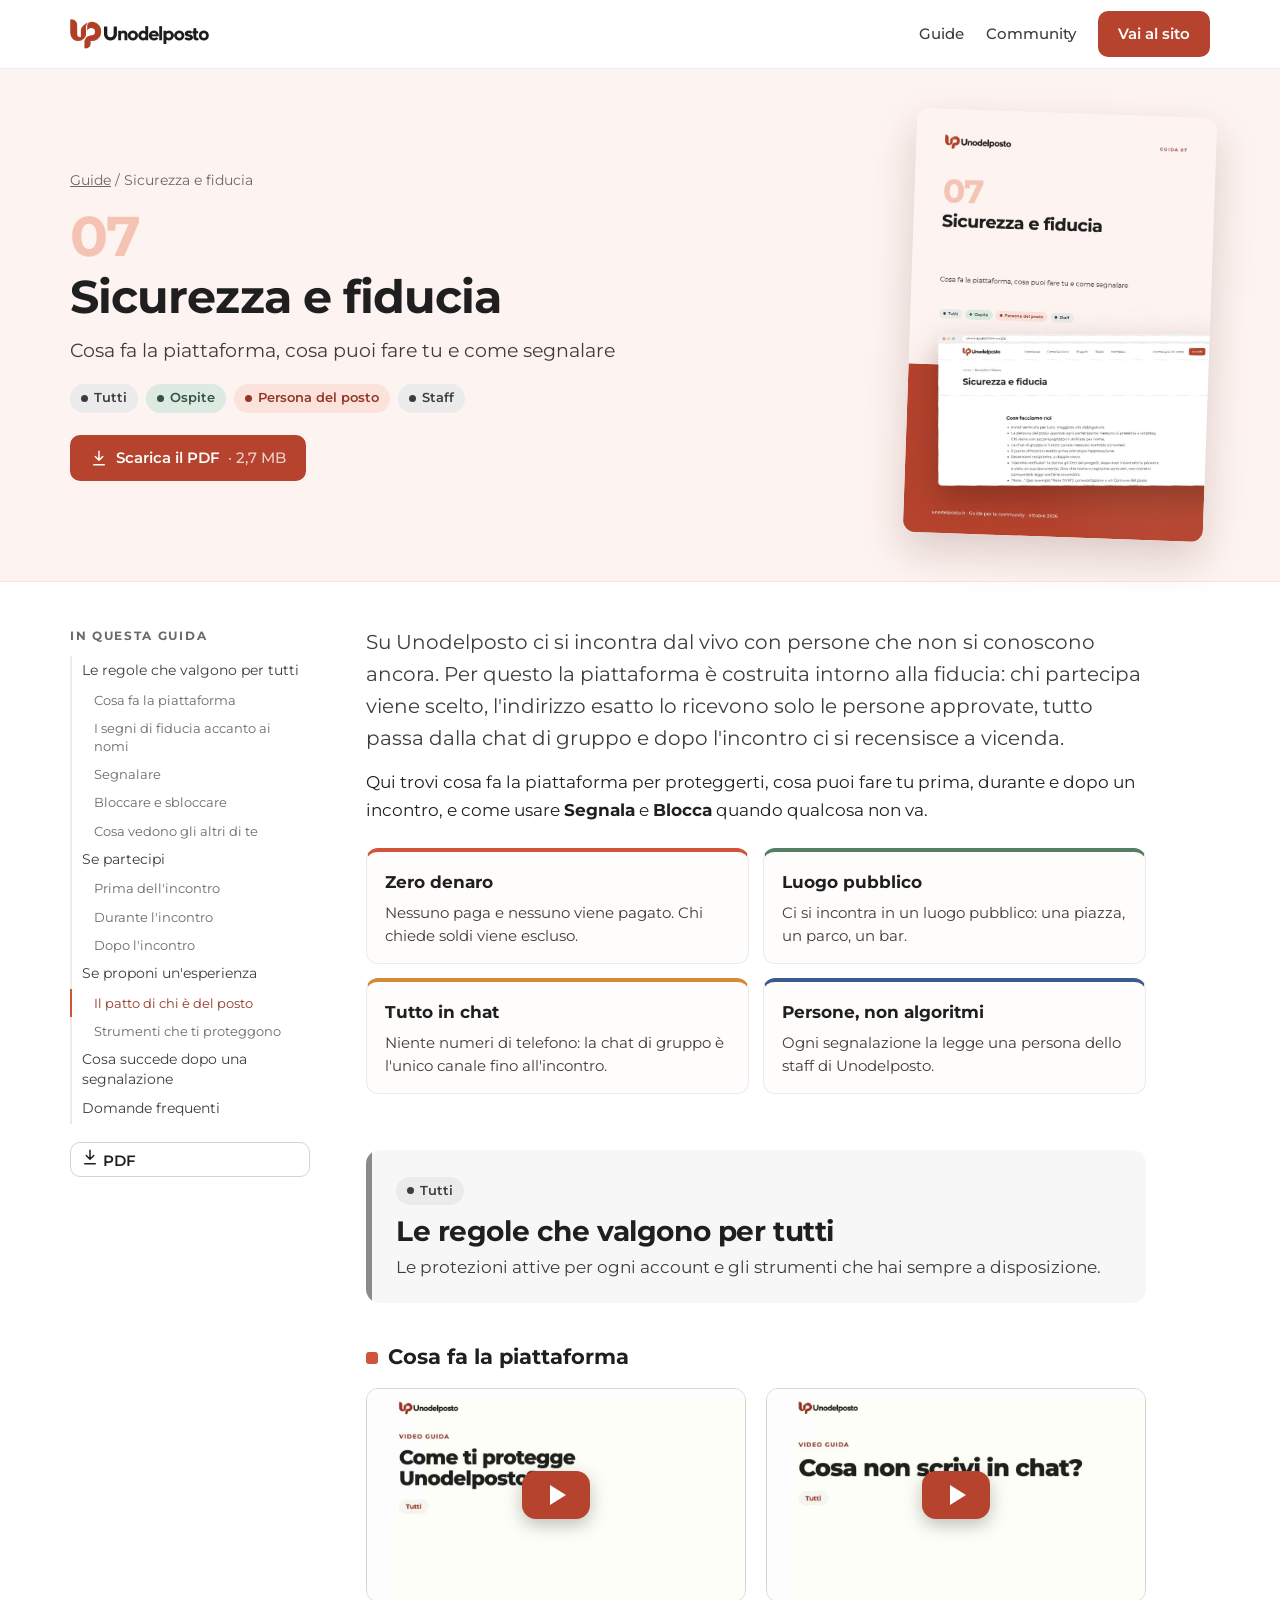
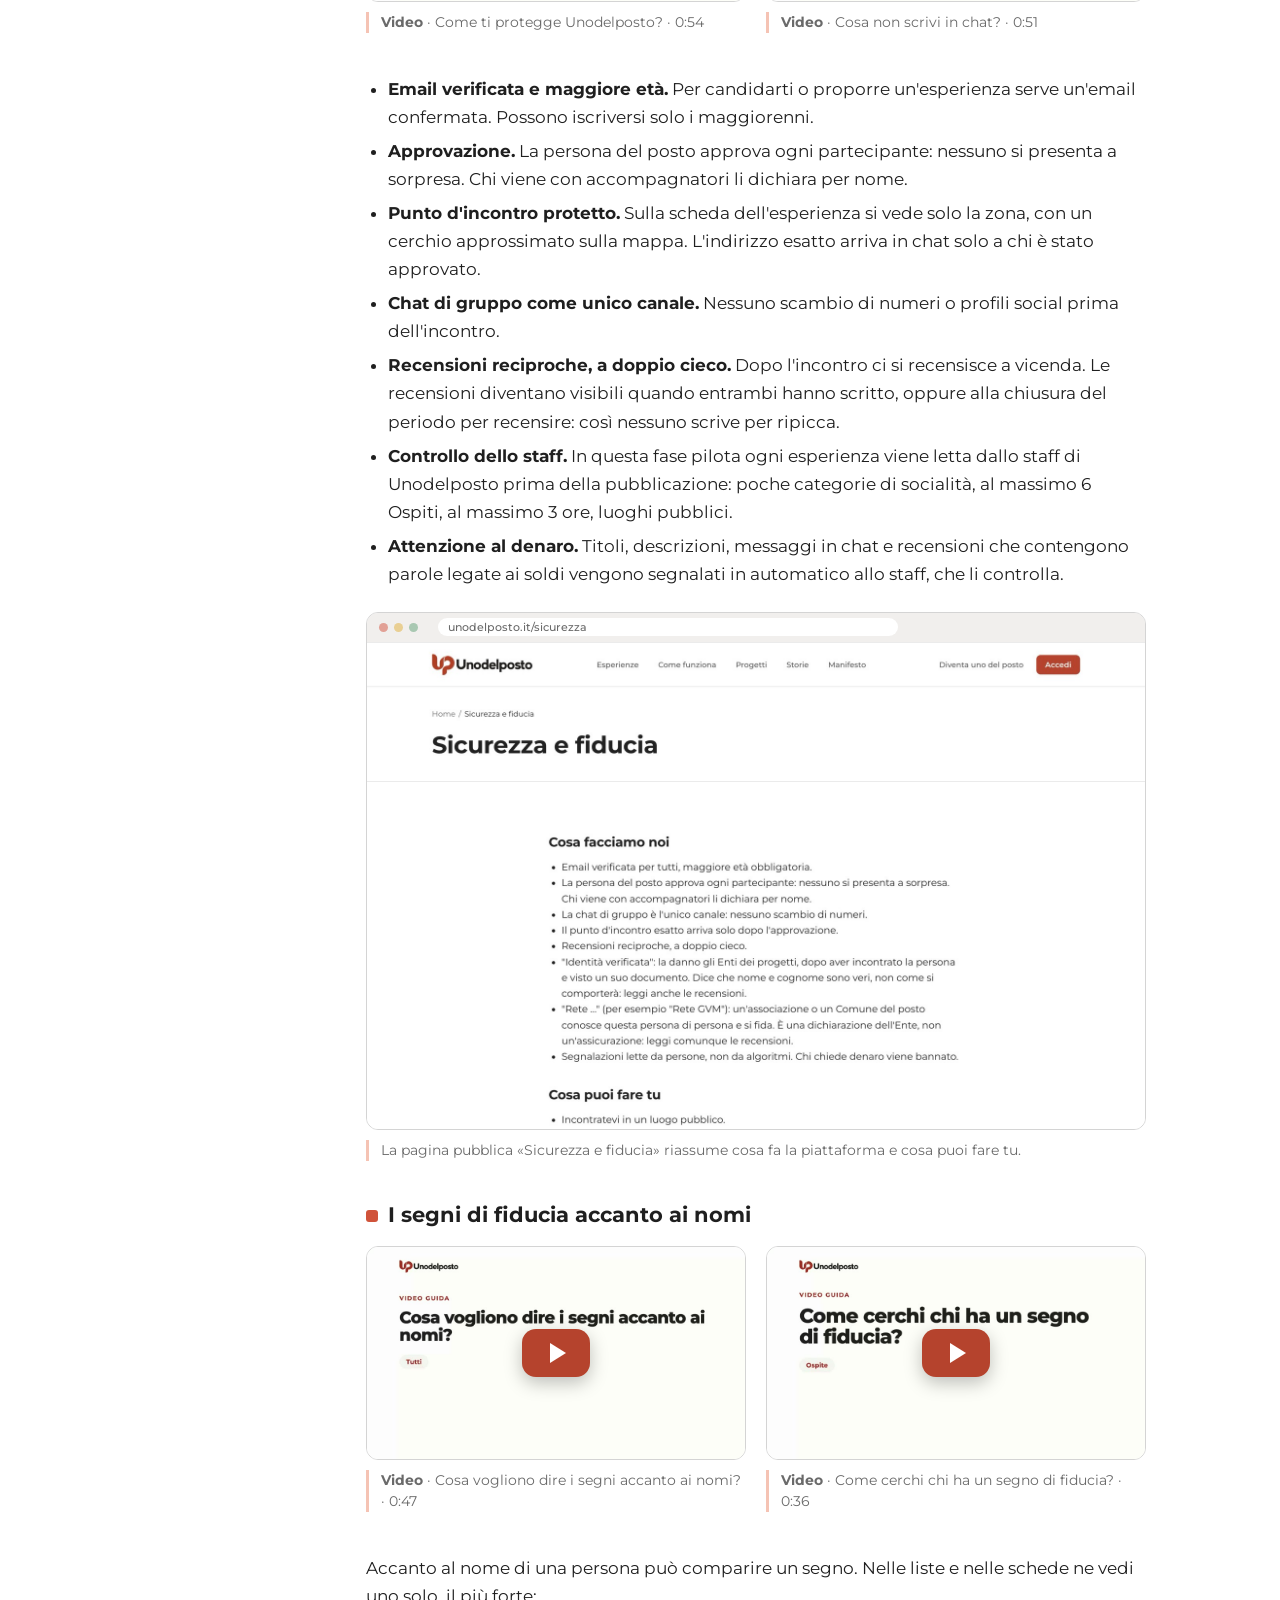
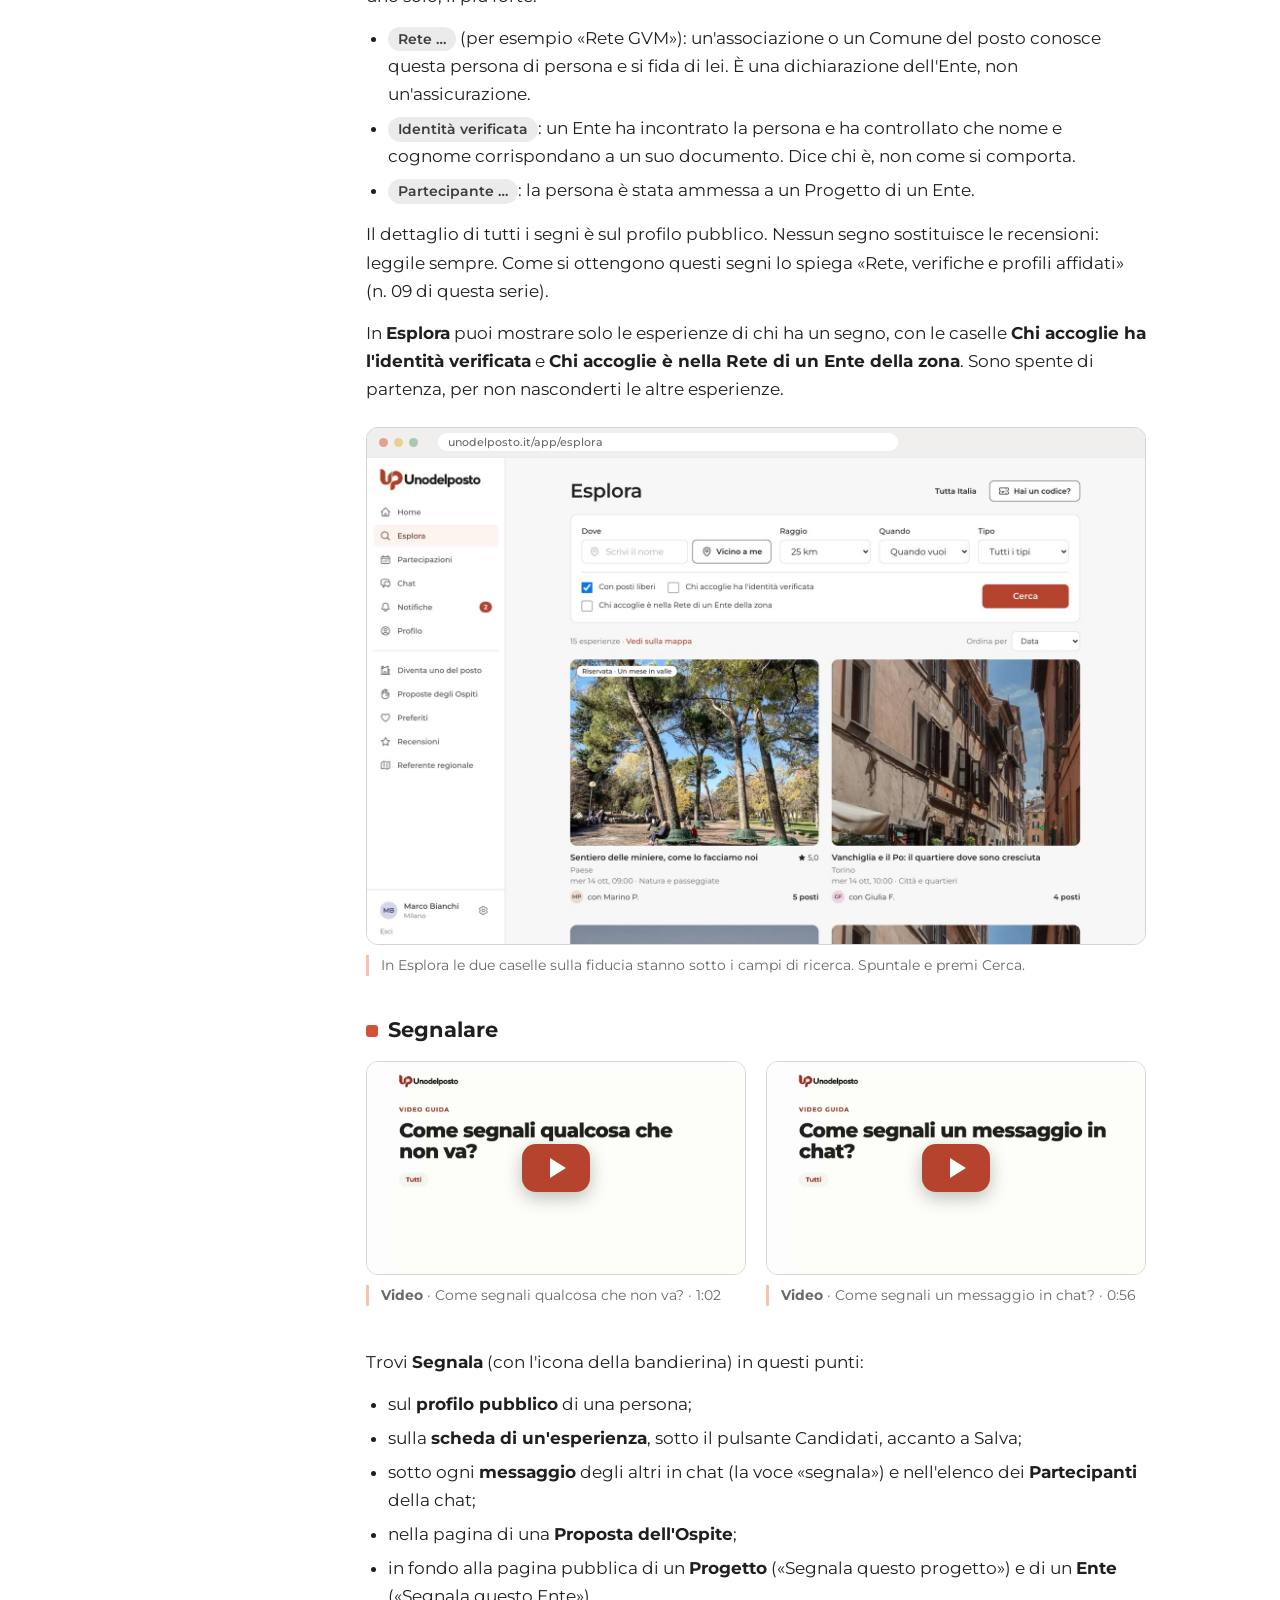
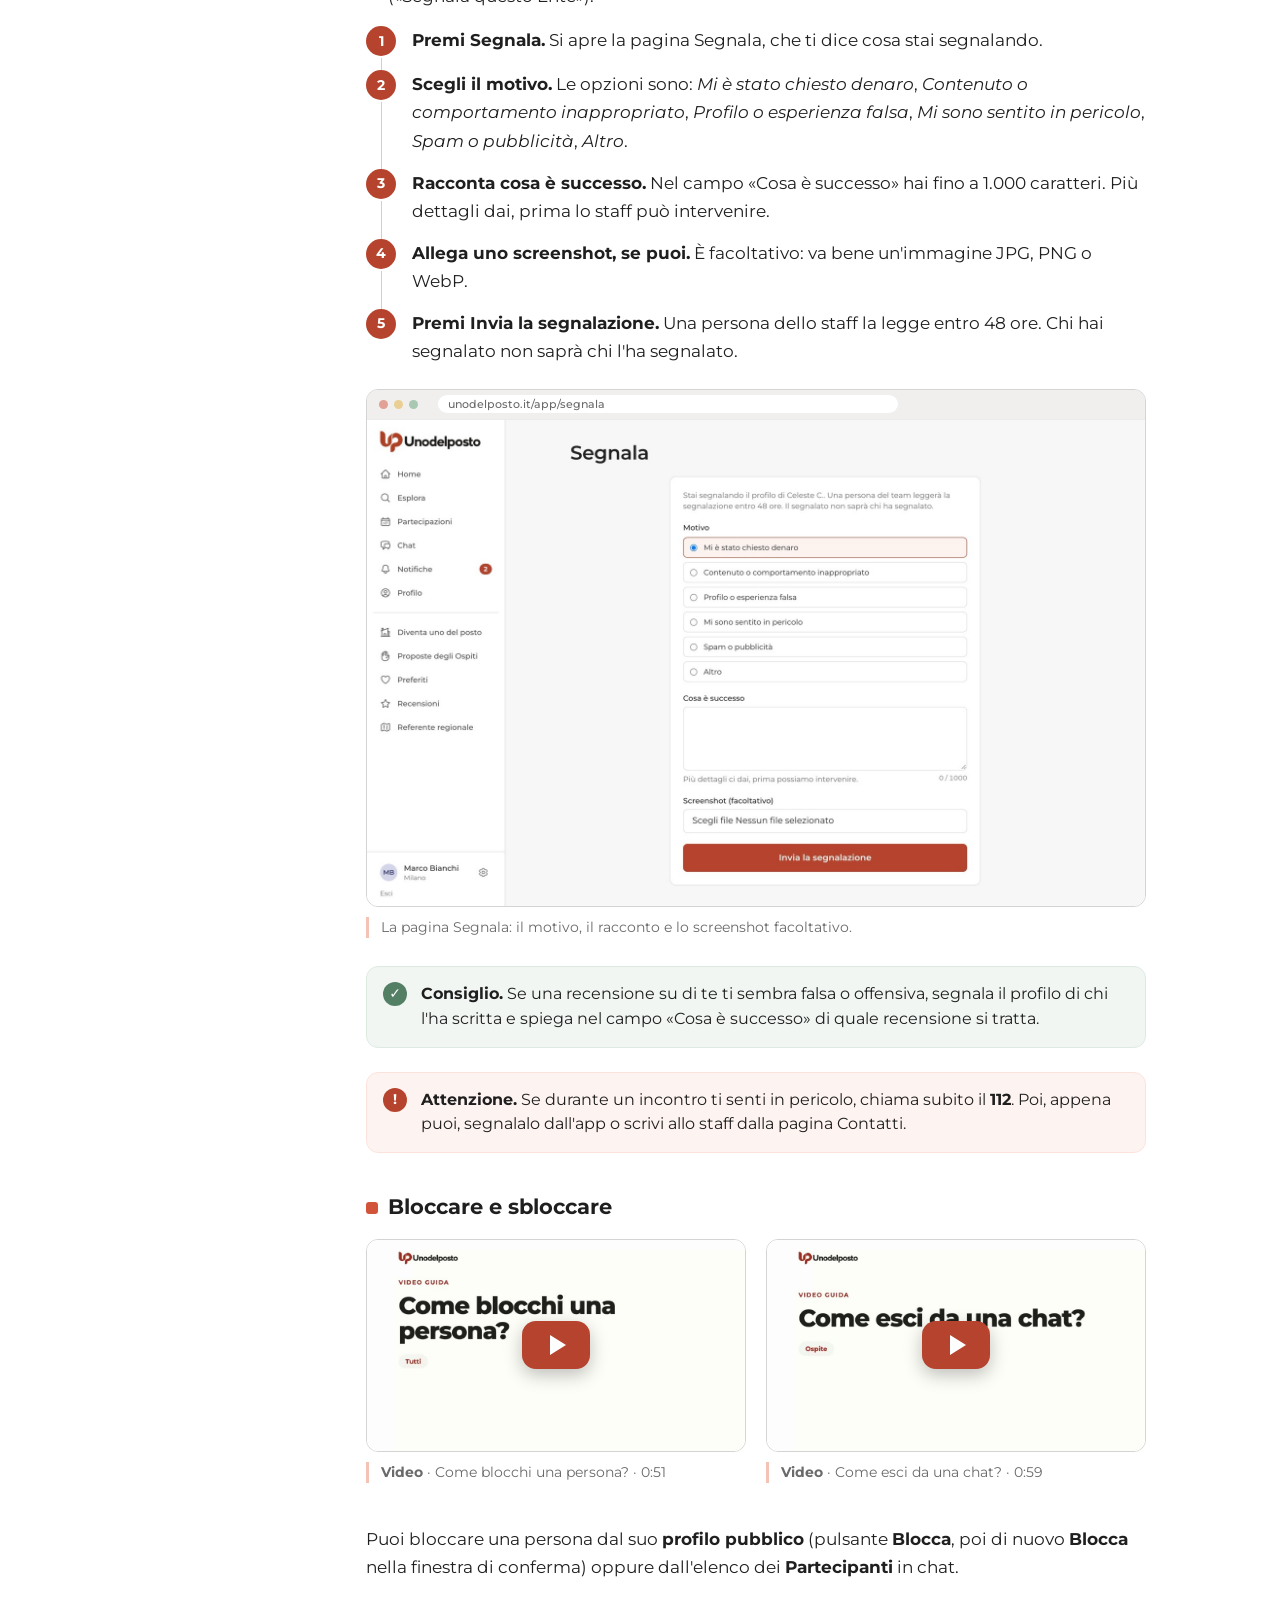
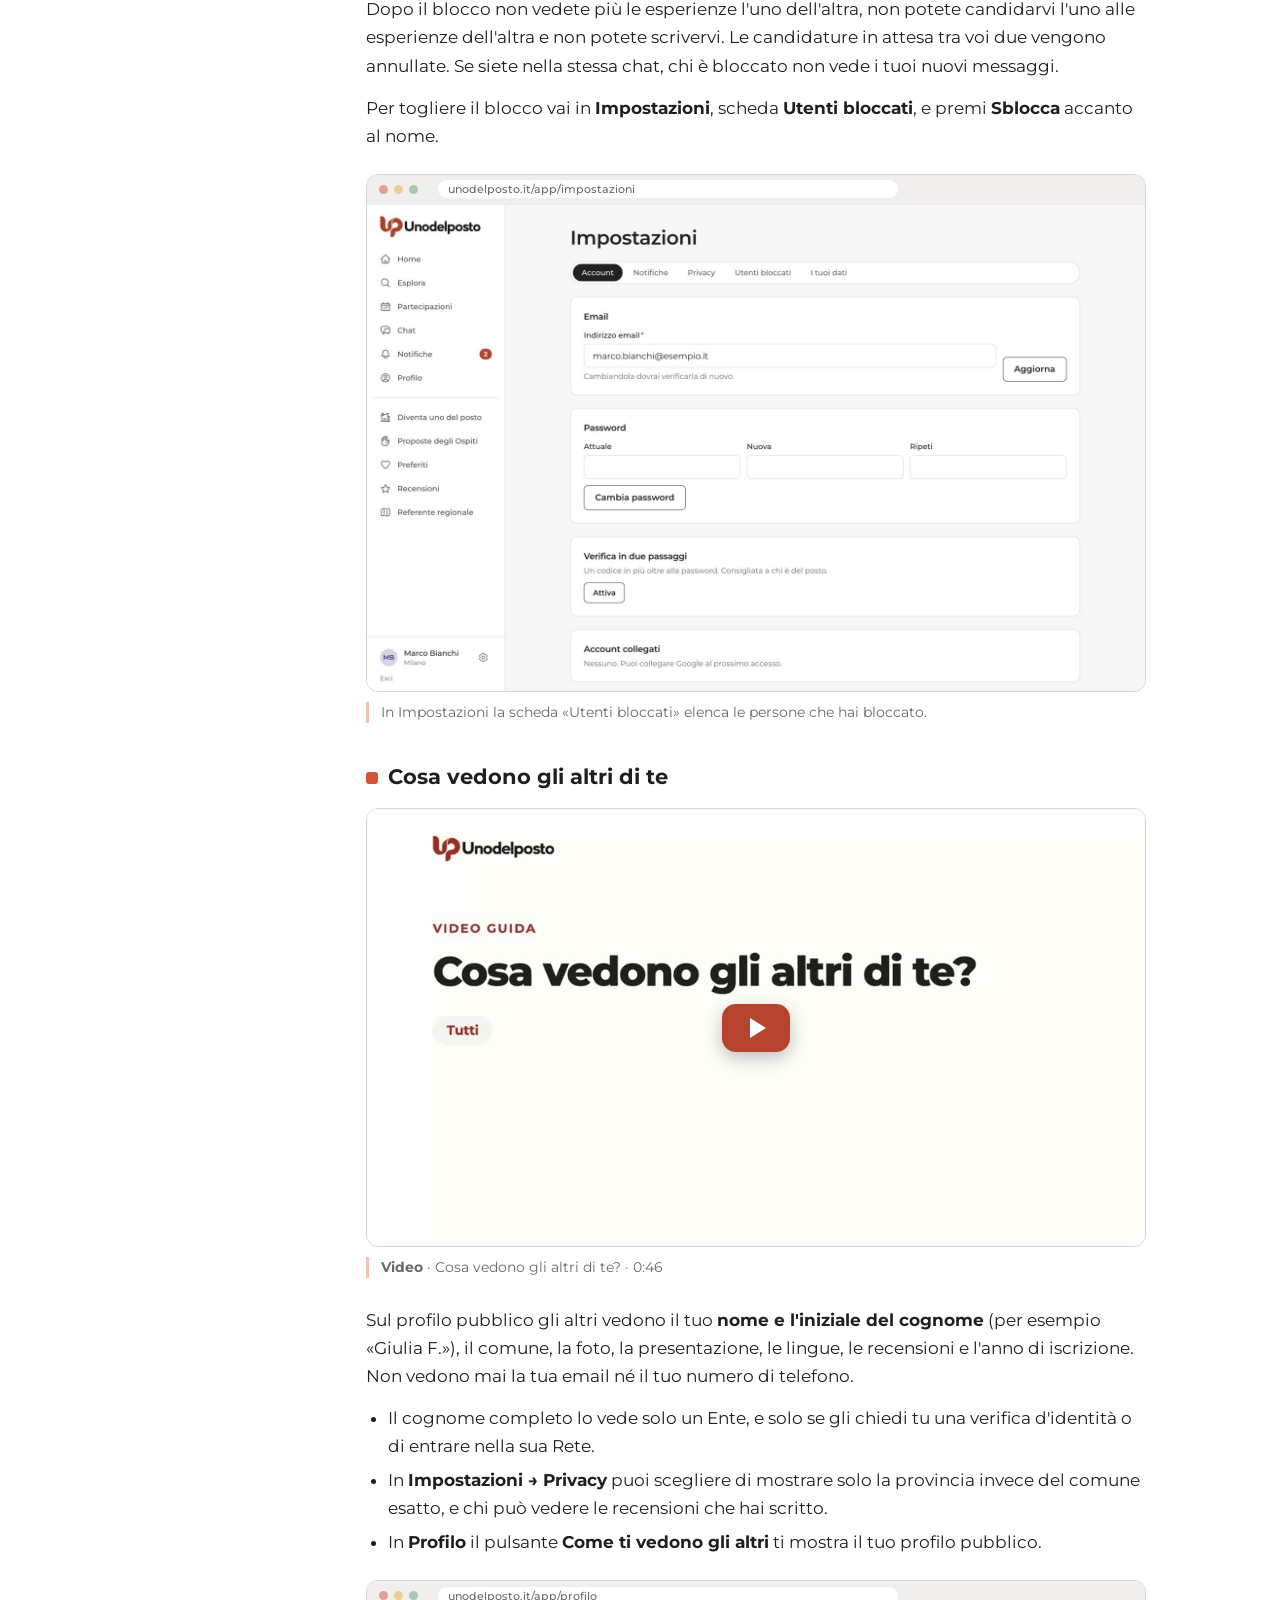
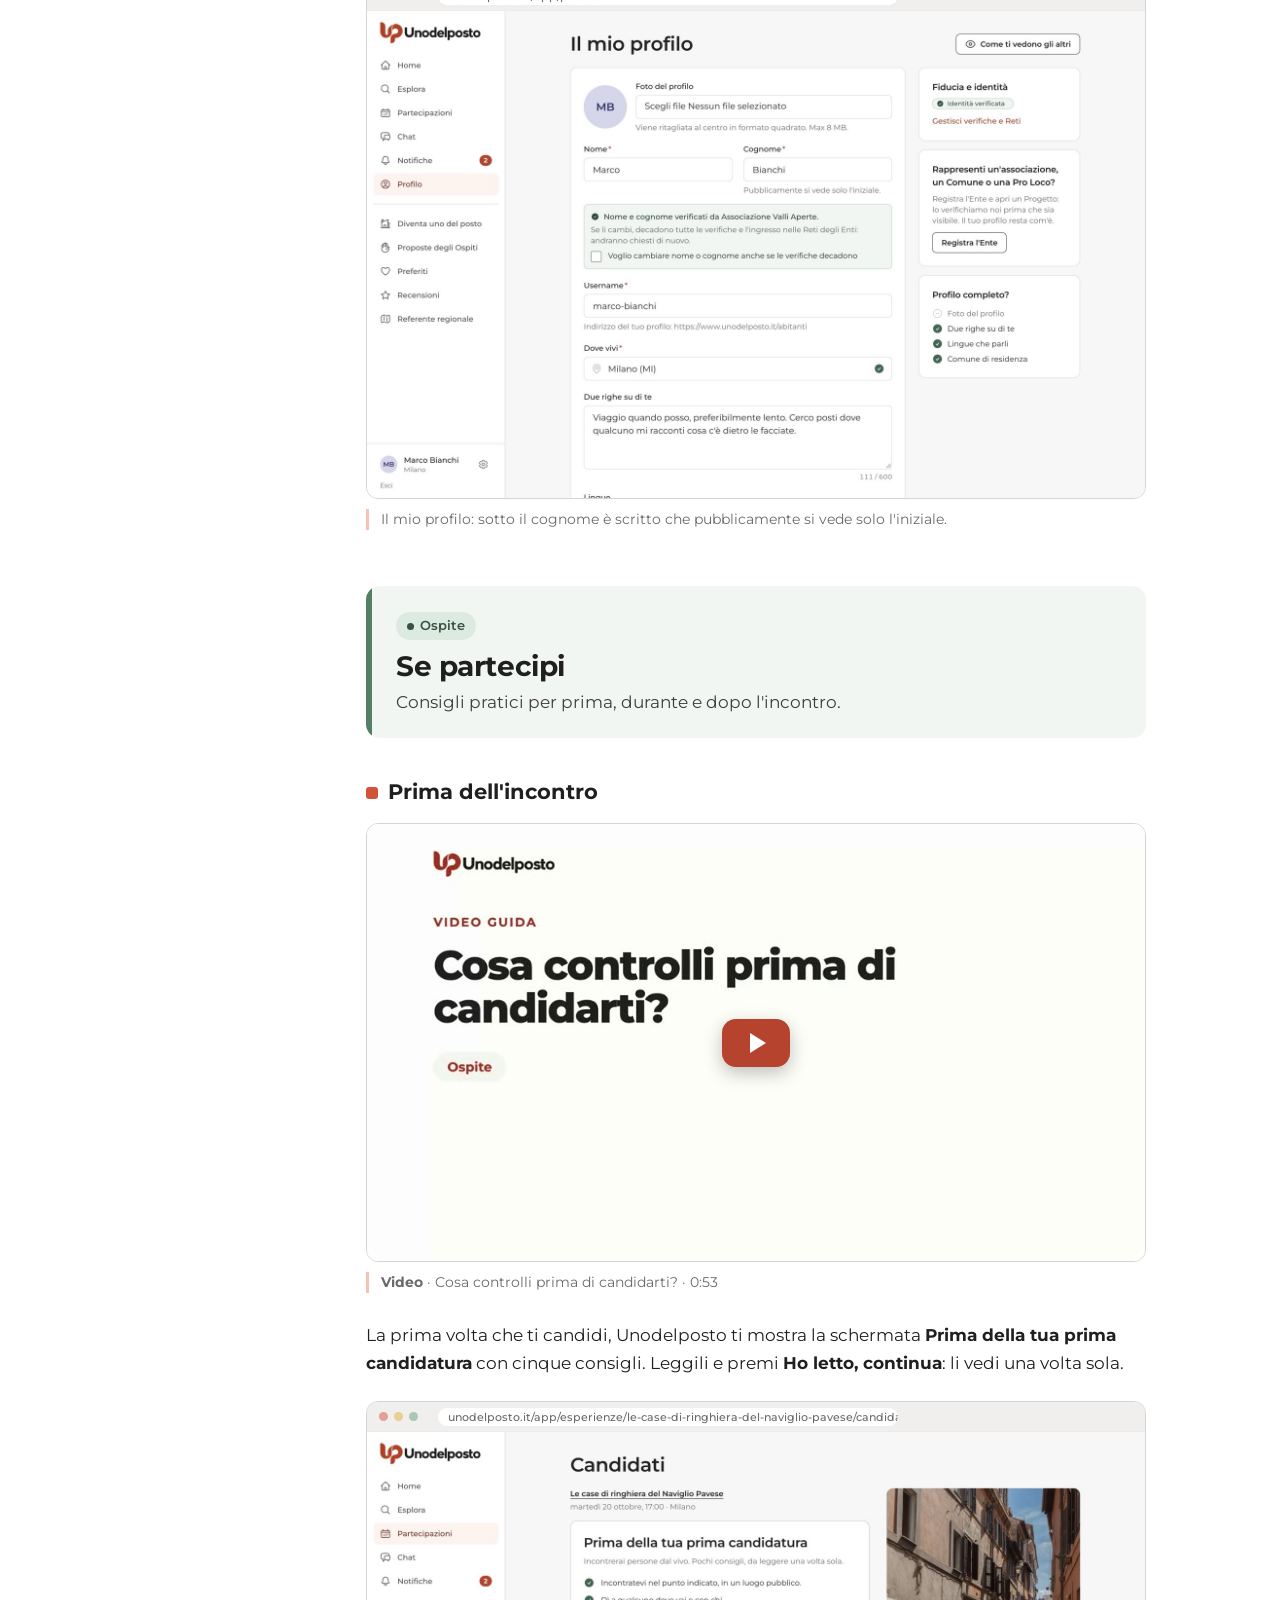
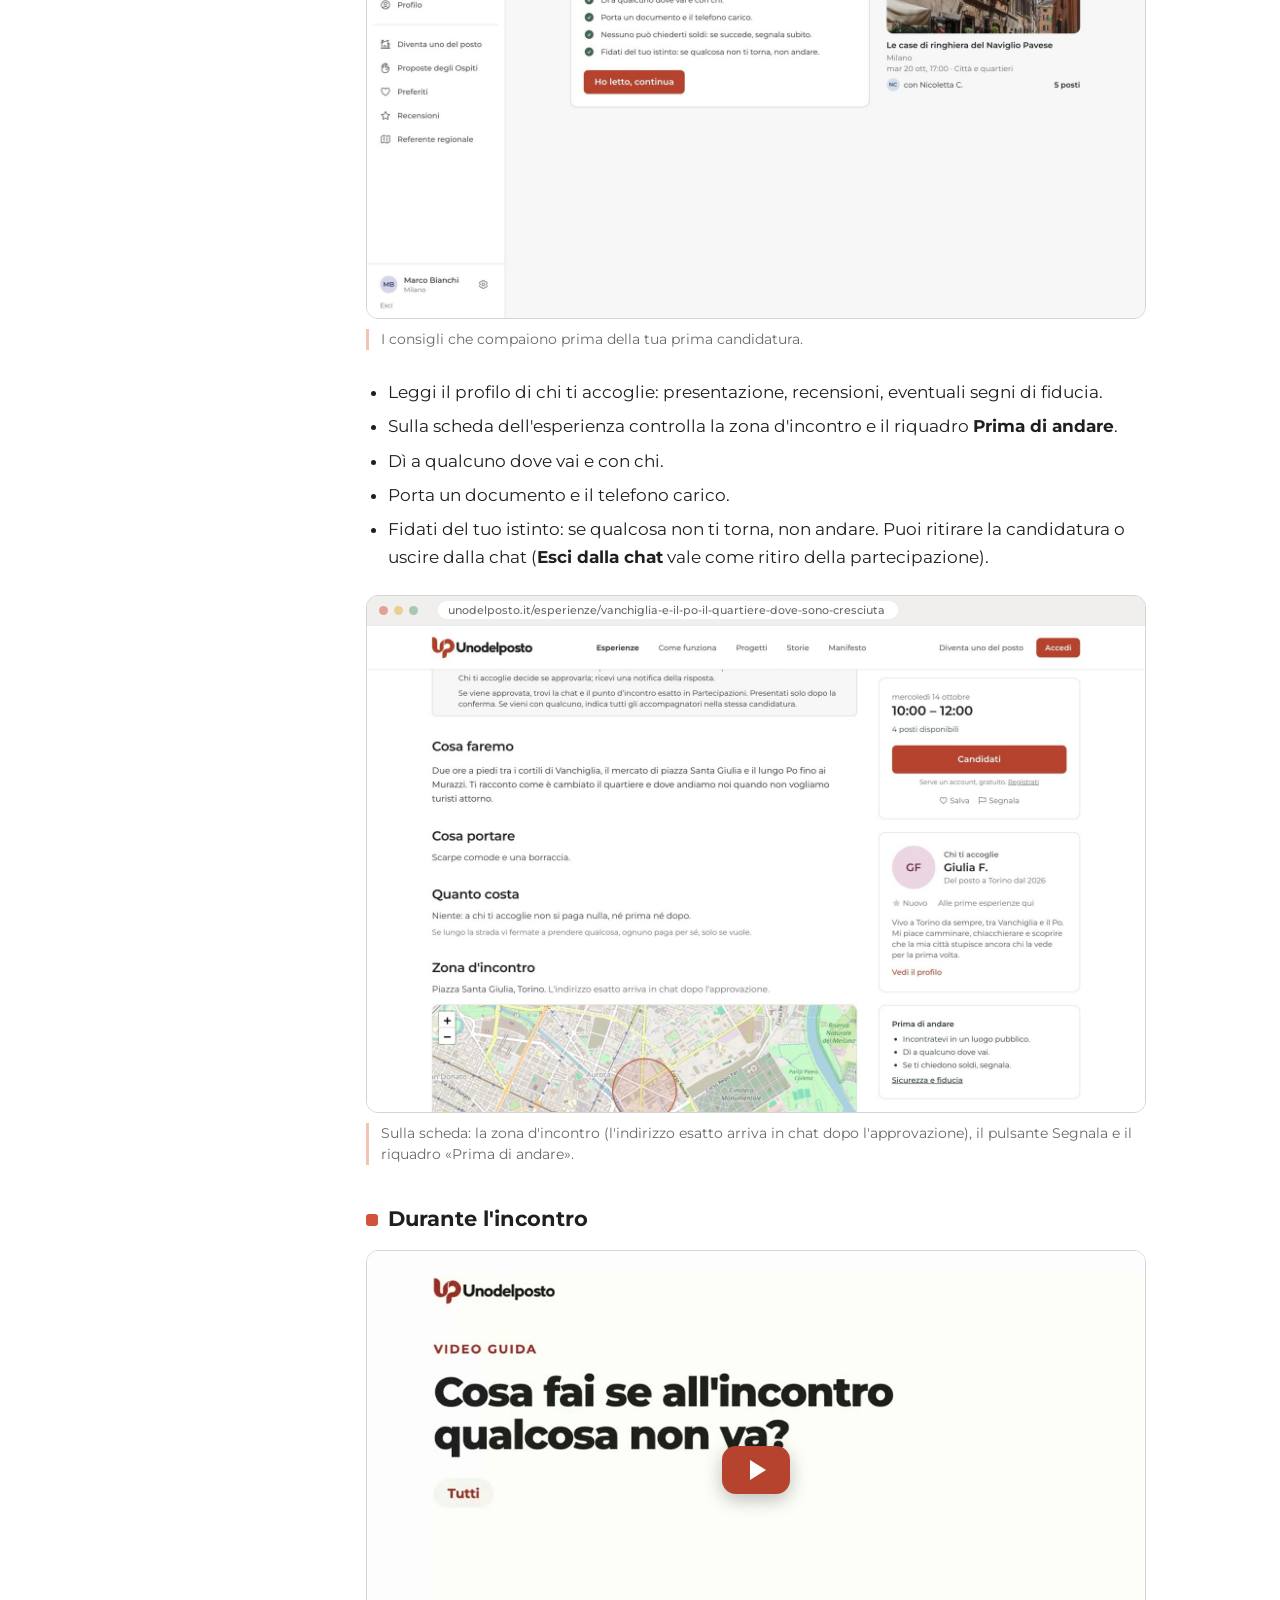
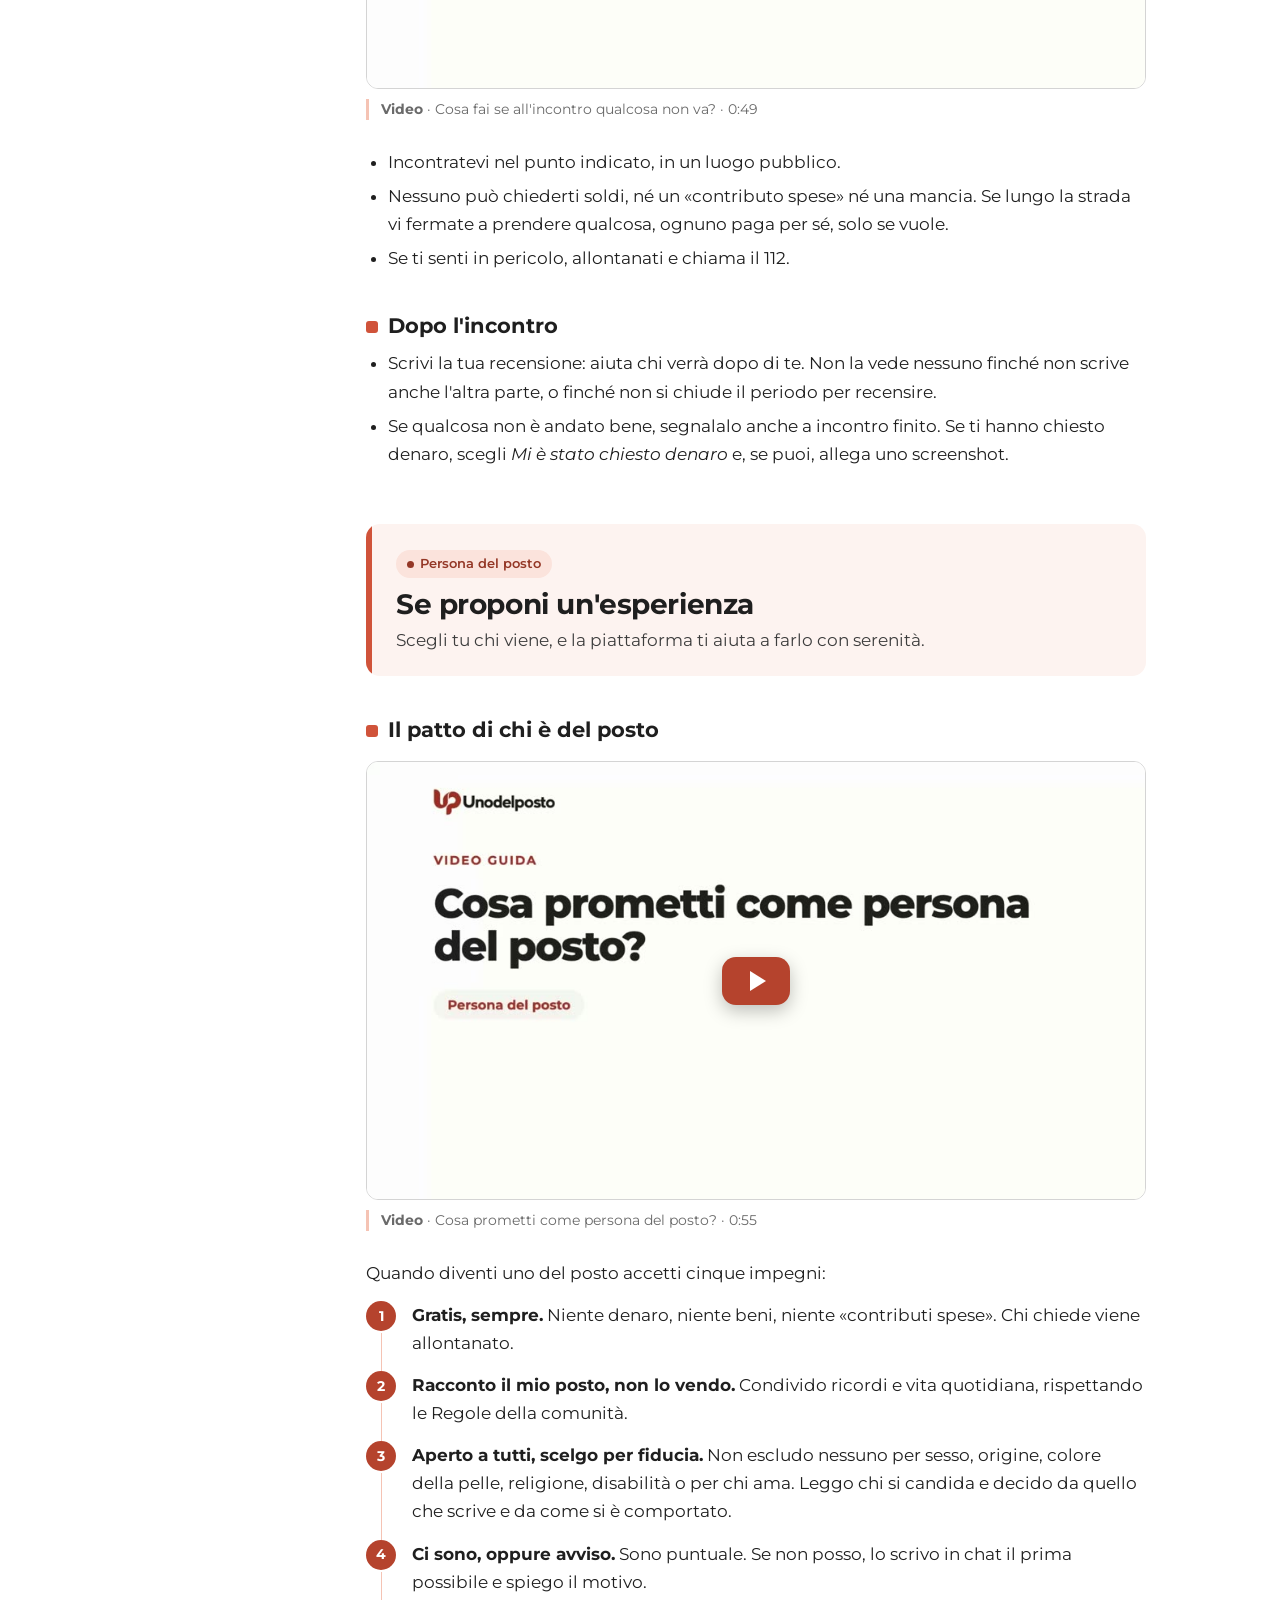
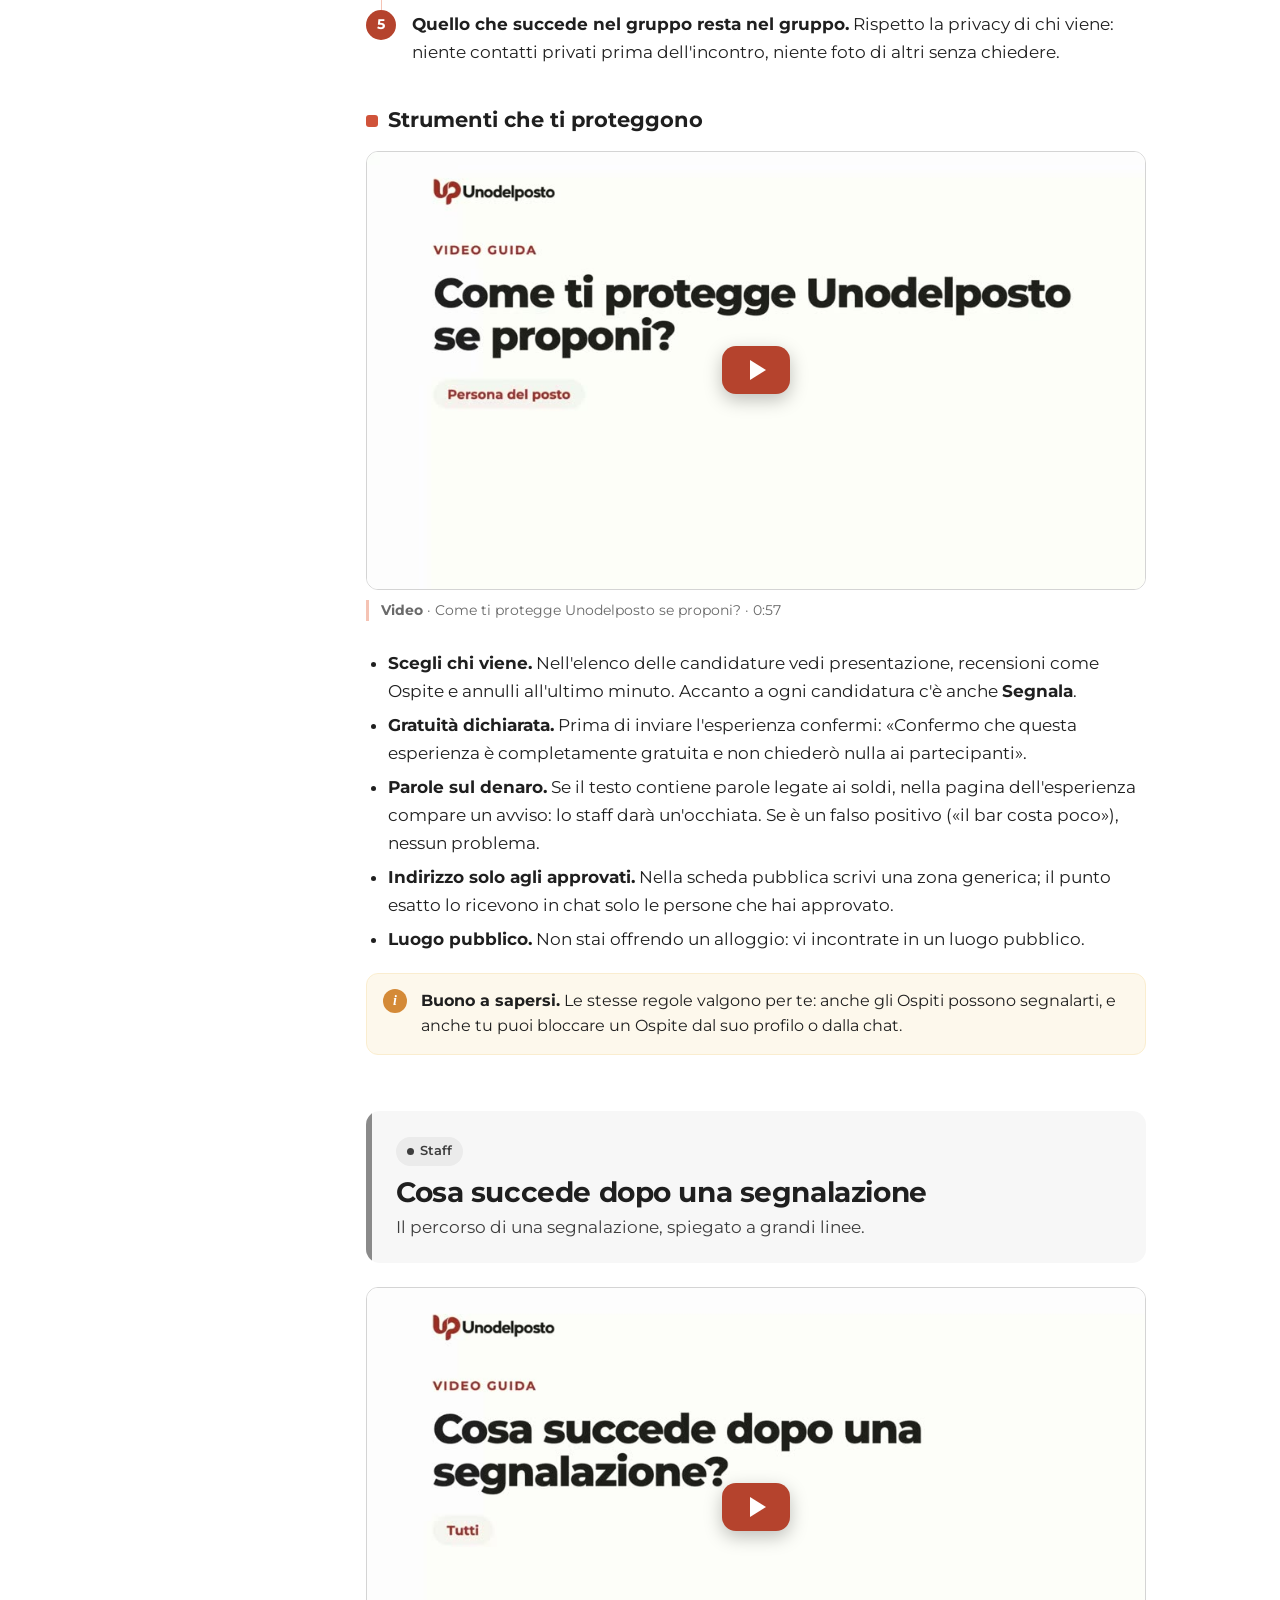
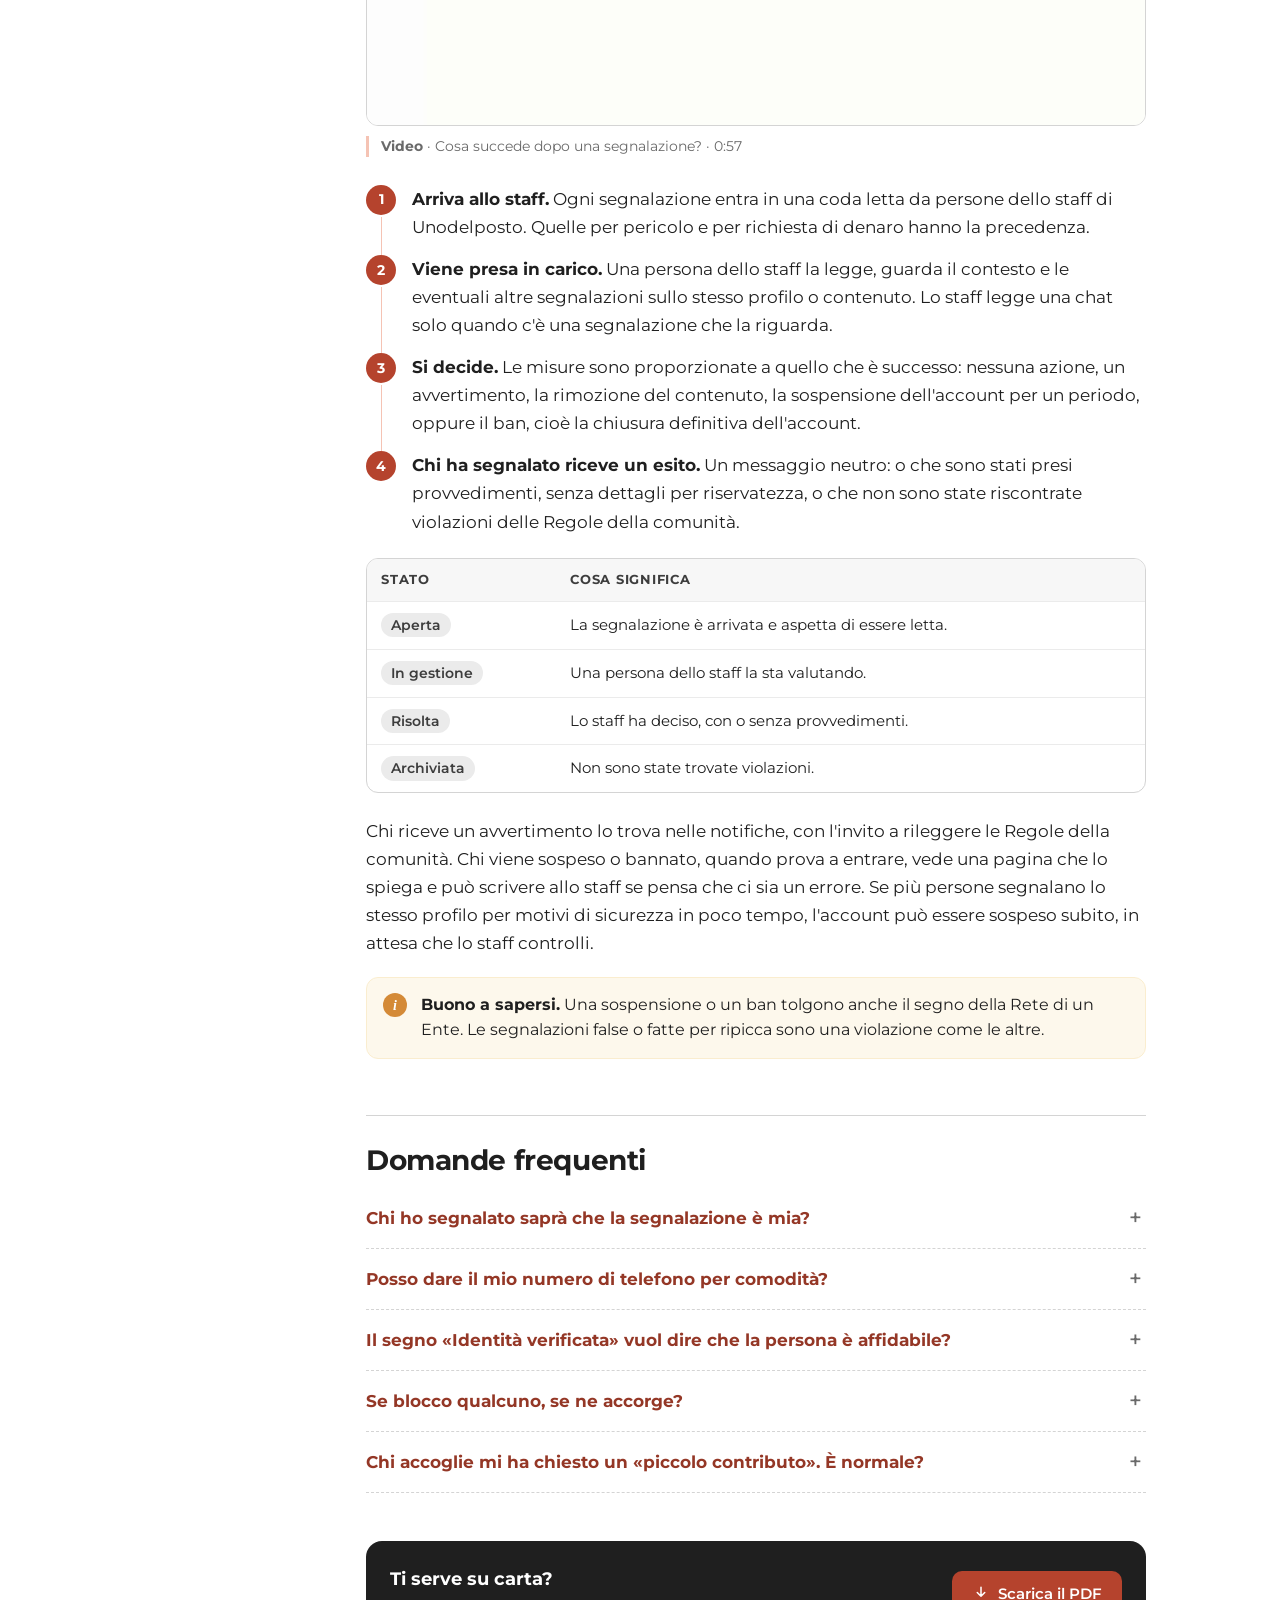
<file: docs/guide/07-sicurezza-e-fiducia/index.html>
<!doctype html>
<html lang="it">
<head>
<meta charset="utf-8">
<meta name="viewport" content="width=device-width, initial-scale=1">
<title>Sicurezza e fiducia · Guide di Unodelposto</title>
<meta name="description" content="Le protezioni di Unodelposto, i consigli prima e durante l'incontro, come segnalare e bloccare, cosa vedono gli altri del tuo profilo e cosa succede dopo una segnalazione.">
<meta property="og:title" content="Sicurezza e fiducia · Guide di Unodelposto">
<meta property="og:description" content="Le protezioni di Unodelposto, i consigli prima e durante l'incontro, come segnalare e bloccare, cosa vedono gli altri del tuo profilo e cosa succede dopo una segnalazione.">
<meta property="og:type" content="website">
<meta property="og:image" content="https://guide.unodelposto.it/guide/07-sicurezza-e-fiducia/copertina.jpg">
<meta name="theme-color" content="#b5432d">
<link rel="icon" href="../../assets/mark.png">
<link rel="preconnect" href="https://fonts.googleapis.com"><link rel="preconnect" href="https://fonts.gstatic.com" crossorigin>
<link href="https://fonts.googleapis.com/css2?family=Montserrat:ital,wght@0,400;0,500;0,600;0,700;1,400&display=swap" rel="stylesheet">
<link rel="stylesheet" href="../../assets/site.css">
</head>
<body>
<a class="skip" href="#contenuto">Vai al contenuto</a>
<header class="site-head"><div class="wrap">
  <a class="logo" href="../../index.html" aria-label="Guide di Unodelposto"><img src="../../assets/logo.png" alt="Unodelposto" width="139" height="30"></a>
  <nav><a href="../../index.html#guide">Guide</a><a href="https://github.com/ludovicopiccolo/unodelposto-community/discussions">Community</a><a class="btn" href="https://www.unodelposto.it">Vai al sito</a></nav>
</div></header>
<main id="contenuto">

<section class="ghero"><div class="wrap">
  <div>
    <div class="crumbs"><a href="../../index.html">Guide</a> / Sicurezza e fiducia</div>
    <div class="num">07</div>
    <h1>Sicurezza e fiducia</h1>
    <p class="sub">Cosa fa la piattaforma, cosa puoi fare tu e come segnalare</p>
    <div class="roles"><span class="role tutti">Tutti</span><span class="role ospite">Ospite</span><span class="role posto">Persona del posto</span><span class="role staff">Staff</span></div>
    <a class="btn" href="guida-sicurezza-e-fiducia.pdf" download><svg viewBox="0 0 24 24" fill="none" stroke="currentColor" stroke-width="2" stroke-linecap="round" stroke-linejoin="round" aria-hidden="true"><path d="M12 3v12m0 0-5-5m5 5 5-5M5 21h14"/></svg> Scarica il PDF <span style="opacity:.75;font-weight:500">· 2,7 MB</span></a>
  </div>
  <a class="cover" href="guida-sicurezza-e-fiducia.pdf" aria-hidden="true" tabindex="-1"><img src="copertina.jpg" alt="" width="300" height="424"></a>
</div></section>
<div class="wrap layout">
  <nav class="toc" aria-label="In questa guida"><p>In questa guida</p><ol><li><a href="#le-regole-che-valgono-per-tutti">Le regole che valgono per tutti</a></li><li><a href="#cosa-fa-la-piattaforma" class="sub">Cosa fa la piattaforma</a></li><li><a href="#i-segni-di-fiducia-accanto-ai-nomi" class="sub">I segni di fiducia accanto ai nomi</a></li><li><a href="#segnalare" class="sub">Segnalare</a></li><li><a href="#bloccare-e-sbloccare" class="sub">Bloccare e sbloccare</a></li><li><a href="#cosa-vedono-gli-altri-di-te" class="sub">Cosa vedono gli altri di te</a></li><li><a href="#se-partecipi">Se partecipi</a></li><li><a href="#prima-dell-incontro" class="sub">Prima dell'incontro</a></li><li><a href="#durante-l-incontro" class="sub">Durante l'incontro</a></li><li><a href="#dopo-l-incontro" class="sub">Dopo l'incontro</a></li><li><a href="#se-proponi-un-esperienza">Se proponi un'esperienza</a></li><li><a href="#il-patto-di-chi-e-del-posto" class="sub">Il patto di chi è del posto</a></li><li><a href="#strumenti-che-ti-proteggono" class="sub">Strumenti che ti proteggono</a></li><li><a href="#cosa-succede-dopo-una-segnalazione">Cosa succede dopo una segnalazione</a></li><li><a href="#domande-frequenti">Domande frequenti</a></li></ol>
    <div class="dl"><a class="btn ghost" href="guida-sicurezza-e-fiducia.pdf" download><svg viewBox="0 0 24 24" fill="none" stroke="currentColor" stroke-width="2" stroke-linecap="round" stroke-linejoin="round" aria-hidden="true"><path d="M12 3v12m0 0-5-5m5 5 5-5M5 21h14"/></svg> PDF</a></div></nav>
  <article>
<section class="intro">
  <p>Su Unodelposto ci si incontra dal vivo con persone che non si conoscono ancora. Per questo la piattaforma è costruita intorno alla fiducia: chi partecipa viene scelto, l'indirizzo esatto lo ricevono solo le persone approvate, tutto passa dalla chat di gruppo e dopo l'incontro ci si recensisce a vicenda.</p>
  <p>Qui trovi cosa fa la piattaforma per proteggerti, cosa puoi fare tu prima, durante e dopo un incontro, e come usare <strong>Segnala</strong> e <strong>Blocca</strong> quando qualcosa non va.</p>
  <div class="cards">
    <div class="card"><h4>Zero denaro</h4><p>Nessuno paga e nessuno viene pagato. Chi chiede soldi viene escluso.</p></div>
    <div class="card"><h4>Luogo pubblico</h4><p>Ci si incontra in un luogo pubblico: una piazza, un parco, un bar.</p></div>
    <div class="card"><h4>Tutto in chat</h4><p>Niente numeri di telefono: la chat di gruppo è l'unico canale fino all'incontro.</p></div>
    <div class="card"><h4>Persone, non algoritmi</h4><p>Ogni segnalazione la legge una persona dello staff di Unodelposto.</p></div>
  </div>
</section>

<section>
  <div class="role-head" data-role="tutti"><span class="role tutti">Tutti</span><h2 id="le-regole-che-valgono-per-tutti">Le regole che valgono per tutti</h2><p>Le protezioni attive per ogni account e gli strumenti che hai sempre a disposizione.</p></div>

  <h3 id="cosa-fa-la-piattaforma">Cosa fa la piattaforma</h3><div class="yt-grid"><figure class="yt"><a href="https://www.youtube.com/watch?v=bRFSTl-Lzbo" data-yt="bRFSTl-Lzbo" aria-label="Guarda il video: Come ti protegge Unodelposto?"><img src="../../guide/anteprime/07-01.jpg" alt="" loading="lazy" decoding="async"><span class="play" aria-hidden="true"></span></a><figcaption><strong>Video</strong> · Come ti protegge Unodelposto? · 0:54</figcaption></figure><figure class="yt"><a href="https://www.youtube.com/watch?v=sjyaOYWkg5A" data-yt="sjyaOYWkg5A" aria-label="Guarda il video: Cosa non scrivi in chat?"><img src="../../guide/anteprime/07-07.jpg" alt="" loading="lazy" decoding="async"><span class="play" aria-hidden="true"></span></a><figcaption><strong>Video</strong> · Cosa non scrivi in chat? · 0:51</figcaption></figure></div>
  <ul>
    <li><strong>Email verificata e maggiore età.</strong> Per candidarti o proporre un'esperienza serve un'email confermata. Possono iscriversi solo i maggiorenni.</li>
    <li><strong>Approvazione.</strong> La persona del posto approva ogni partecipante: nessuno si presenta a sorpresa. Chi viene con accompagnatori li dichiara per nome.</li>
    <li><strong>Punto d'incontro protetto.</strong> Sulla scheda dell'esperienza si vede solo la zona, con un cerchio approssimato sulla mappa. L'indirizzo esatto arriva in chat solo a chi è stato approvato.</li>
    <li><strong>Chat di gruppo come unico canale.</strong> Nessuno scambio di numeri o profili social prima dell'incontro.</li>
    <li><strong>Recensioni reciproche, a doppio cieco.</strong> Dopo l'incontro ci si recensisce a vicenda. Le recensioni diventano visibili quando entrambi hanno scritto, oppure alla chiusura del periodo per recensire: così nessuno scrive per ripicca.</li>
    <li><strong>Controllo dello staff.</strong> In questa fase pilota ogni esperienza viene letta dallo staff di Unodelposto prima della pubblicazione: poche categorie di socialità, al massimo 6 Ospiti, al massimo 3 ore, luoghi pubblici.</li>
    <li><strong>Attenzione al denaro.</strong> Titoli, descrizioni, messaggi in chat e recensioni che contengono parole legate ai soldi vengono segnalati in automatico allo staff, che li controlla.</li>
  </ul>
  <figure class="shot"><div class="browser"><div class="bar"><i></i><i></i><i></i><b>unodelposto.it/sicurezza</b></div><img src="../img/pub-sicurezza.jpg" alt="La pagina pubblica «Sicurezza e fiducia» riassume cosa fa la piattaforma e cosa puoi fare tu." loading="lazy" decoding="async"></div><figcaption>La pagina pubblica «Sicurezza e fiducia» riassume cosa fa la piattaforma e cosa puoi fare tu.</figcaption></figure>

  <h3 id="i-segni-di-fiducia-accanto-ai-nomi">I segni di fiducia accanto ai nomi</h3><div class="yt-grid"><figure class="yt"><a href="https://www.youtube.com/watch?v=20XajnGbXdU" data-yt="20XajnGbXdU" aria-label="Guarda il video: Cosa vogliono dire i segni accanto ai nomi?"><img src="../../guide/anteprime/07-02.jpg" alt="" loading="lazy" decoding="async"><span class="play" aria-hidden="true"></span></a><figcaption><strong>Video</strong> · Cosa vogliono dire i segni accanto ai nomi? · 0:47</figcaption></figure><figure class="yt"><a href="https://www.youtube.com/watch?v=sVTFQTMBStY" data-yt="sVTFQTMBStY" aria-label="Guarda il video: Come cerchi chi ha un segno di fiducia?"><img src="../../guide/anteprime/07-03.jpg" alt="" loading="lazy" decoding="async"><span class="play" aria-hidden="true"></span></a><figcaption><strong>Video</strong> · Come cerchi chi ha un segno di fiducia? · 0:36</figcaption></figure></div>
  <p>Accanto al nome di una persona può comparire un segno. Nelle liste e nelle schede ne vedi uno solo, il più forte:</p>
  <ul>
    <li><span class="pill">Rete …</span> (per esempio «Rete GVM»): un'associazione o un Comune del posto conosce questa persona di persona e si fida di lei. È una dichiarazione dell'Ente, non un'assicurazione.</li>
    <li><span class="pill">Identità verificata</span>: un Ente ha incontrato la persona e ha controllato che nome e cognome corrispondano a un suo documento. Dice chi è, non come si comporta.</li>
    <li><span class="pill">Partecipante …</span>: la persona è stata ammessa a un Progetto di un Ente.</li>
  </ul>
  <p>Il dettaglio di tutti i segni è sul profilo pubblico. Nessun segno sostituisce le recensioni: leggile sempre. Come si ottengono questi segni lo spiega «Rete, verifiche e profili affidati» (n. 09 di questa serie).</p>
  <p>In <strong>Esplora</strong> puoi mostrare solo le esperienze di chi ha un segno, con le caselle <strong>Chi accoglie ha l'identità verificata</strong> e <strong>Chi accoglie è nella Rete di un Ente della zona</strong>. Sono spente di partenza, per non nasconderti le altre esperienze.</p>
  <figure class="shot"><div class="browser"><div class="bar"><i></i><i></i><i></i><b>unodelposto.it/app/esplora</b></div><img src="../img/g-esplora.jpg" alt="In Esplora le due caselle sulla fiducia stanno sotto i campi di ricerca. Spuntale e premi Cerca." loading="lazy" decoding="async"></div><figcaption>In Esplora le due caselle sulla fiducia stanno sotto i campi di ricerca. Spuntale e premi Cerca.</figcaption></figure>

  <h3 id="segnalare">Segnalare</h3><div class="yt-grid"><figure class="yt"><a href="https://www.youtube.com/watch?v=8-Ng7jQJDQw" data-yt="8-Ng7jQJDQw" aria-label="Guarda il video: Come segnali qualcosa che non va?"><img src="../../guide/anteprime/07-05.jpg" alt="" loading="lazy" decoding="async"><span class="play" aria-hidden="true"></span></a><figcaption><strong>Video</strong> · Come segnali qualcosa che non va? · 1:02</figcaption></figure><figure class="yt"><a href="https://www.youtube.com/watch?v=kpjA-RKlkeE" data-yt="kpjA-RKlkeE" aria-label="Guarda il video: Come segnali un messaggio in chat?"><img src="../../guide/anteprime/07-06.jpg" alt="" loading="lazy" decoding="async"><span class="play" aria-hidden="true"></span></a><figcaption><strong>Video</strong> · Come segnali un messaggio in chat? · 0:56</figcaption></figure></div>
  <p>Trovi <strong>Segnala</strong> (con l'icona della bandierina) in questi punti:</p>
  <ul>
    <li>sul <strong>profilo pubblico</strong> di una persona;</li>
    <li>sulla <strong>scheda di un'esperienza</strong>, sotto il pulsante Candidati, accanto a Salva;</li>
    <li>sotto ogni <strong>messaggio</strong> degli altri in chat (la voce «segnala») e nell'elenco dei <strong>Partecipanti</strong> della chat;</li>
    <li>nella pagina di una <strong>Proposta dell'Ospite</strong>;</li>
    <li>in fondo alla pagina pubblica di un <strong>Progetto</strong> («Segnala questo progetto») e di un <strong>Ente</strong> («Segnala questo Ente»).</li>
  </ul>
  <ol class="steps">
    <li><strong>Premi Segnala.</strong> Si apre la pagina Segnala, che ti dice cosa stai segnalando.</li>
    <li><strong>Scegli il motivo.</strong> Le opzioni sono: <em>Mi è stato chiesto denaro</em>, <em>Contenuto o comportamento inappropriato</em>, <em>Profilo o esperienza falsa</em>, <em>Mi sono sentito in pericolo</em>, <em>Spam o pubblicità</em>, <em>Altro</em>.</li>
    <li><strong>Racconta cosa è successo.</strong> Nel campo «Cosa è successo» hai fino a 1.000 caratteri. Più dettagli dai, prima lo staff può intervenire.</li>
    <li><strong>Allega uno screenshot, se puoi.</strong> È facoltativo: va bene un'immagine JPG, PNG o WebP.</li>
    <li><strong>Premi Invia la segnalazione.</strong> Una persona dello staff la legge entro 48 ore. Chi hai segnalato non saprà chi l'ha segnalato.</li>
  </ol>
  <figure class="shot"><div class="browser"><div class="bar"><i></i><i></i><i></i><b>unodelposto.it/app/segnala</b></div><img src="../img/g-segnala.jpg" alt="La pagina Segnala: il motivo, il racconto e lo screenshot facoltativo." loading="lazy" decoding="async"></div><figcaption>La pagina Segnala: il motivo, il racconto e lo screenshot facoltativo.</figcaption></figure>
  <aside class="tip"><strong>Consiglio.</strong> Se una recensione su di te ti sembra falsa o offensiva, segnala il profilo di chi l'ha scritta e spiega nel campo «Cosa è successo» di quale recensione si tratta.</aside>
  <aside class="warn"><strong>Attenzione.</strong> Se durante un incontro ti senti in pericolo, chiama subito il <strong>112</strong>. Poi, appena puoi, segnalalo dall'app o scrivi allo staff dalla pagina Contatti.</aside>

  <h3 id="bloccare-e-sbloccare">Bloccare e sbloccare</h3><div class="yt-grid"><figure class="yt"><a href="https://www.youtube.com/watch?v=uz0zCu2T_SQ" data-yt="uz0zCu2T_SQ" aria-label="Guarda il video: Come blocchi una persona?"><img src="../../guide/anteprime/07-09.jpg" alt="" loading="lazy" decoding="async"><span class="play" aria-hidden="true"></span></a><figcaption><strong>Video</strong> · Come blocchi una persona? · 0:51</figcaption></figure><figure class="yt"><a href="https://www.youtube.com/watch?v=80-iuD6iem0" data-yt="80-iuD6iem0" aria-label="Guarda il video: Come esci da una chat?"><img src="../../guide/anteprime/07-10.jpg" alt="" loading="lazy" decoding="async"><span class="play" aria-hidden="true"></span></a><figcaption><strong>Video</strong> · Come esci da una chat? · 0:59</figcaption></figure></div>
  <p>Puoi bloccare una persona dal suo <strong>profilo pubblico</strong> (pulsante <strong>Blocca</strong>, poi di nuovo <strong>Blocca</strong> nella finestra di conferma) oppure dall'elenco dei <strong>Partecipanti</strong> in chat.</p>
  <p>Dopo il blocco non vedete più le esperienze l'uno dell'altra, non potete candidarvi l'uno alle esperienze dell'altra e non potete scrivervi. Le candidature in attesa tra voi due vengono annullate. Se siete nella stessa chat, chi è bloccato non vede i tuoi nuovi messaggi.</p>
  <p>Per togliere il blocco vai in <strong>Impostazioni</strong>, scheda <strong>Utenti bloccati</strong>, e premi <strong>Sblocca</strong> accanto al nome.</p>
  <figure class="shot"><div class="browser"><div class="bar"><i></i><i></i><i></i><b>unodelposto.it/app/impostazioni</b></div><img src="../img/g-impostazioni.jpg" alt="In Impostazioni la scheda «Utenti bloccati» elenca le persone che hai bloccato." loading="lazy" decoding="async"></div><figcaption>In Impostazioni la scheda «Utenti bloccati» elenca le persone che hai bloccato.</figcaption></figure>

  <h3 id="cosa-vedono-gli-altri-di-te">Cosa vedono gli altri di te</h3><figure class="yt"><a href="https://www.youtube.com/watch?v=KBCAY3BrUnE" data-yt="KBCAY3BrUnE" aria-label="Guarda il video: Cosa vedono gli altri di te?"><img src="../../guide/anteprime/07-04.jpg" alt="" loading="lazy" decoding="async"><span class="play" aria-hidden="true"></span></a><figcaption><strong>Video</strong> · Cosa vedono gli altri di te? · 0:46</figcaption></figure>
  <p>Sul profilo pubblico gli altri vedono il tuo <strong>nome e l'iniziale del cognome</strong> (per esempio «Giulia F.»), il comune, la foto, la presentazione, le lingue, le recensioni e l'anno di iscrizione. Non vedono mai la tua email né il tuo numero di telefono.</p>
  <ul>
    <li>Il cognome completo lo vede solo un Ente, e solo se gli chiedi tu una verifica d'identità o di entrare nella sua Rete.</li>
    <li>In <strong>Impostazioni → Privacy</strong> puoi scegliere di mostrare solo la provincia invece del comune esatto, e chi può vedere le recensioni che hai scritto.</li>
    <li>In <strong>Profilo</strong> il pulsante <strong>Come ti vedono gli altri</strong> ti mostra il tuo profilo pubblico.</li>
  </ul>
  <figure class="shot"><div class="browser"><div class="bar"><i></i><i></i><i></i><b>unodelposto.it/app/profilo</b></div><img src="../img/g-profilo.jpg" alt="Il mio profilo: sotto il cognome è scritto che pubblicamente si vede solo l'iniziale." loading="lazy" decoding="async"></div><figcaption>Il mio profilo: sotto il cognome è scritto che pubblicamente si vede solo l'iniziale.</figcaption></figure>
</section>

<div class="pagebreak"></div>

<section>
  <div class="role-head" data-role="ospite"><span class="role ospite">Ospite</span><h2 id="se-partecipi">Se partecipi</h2><p>Consigli pratici per prima, durante e dopo l'incontro.</p></div>

  <h3 id="prima-dell-incontro">Prima dell'incontro</h3><figure class="yt"><a href="https://www.youtube.com/watch?v=6YpQv-roxGc" data-yt="6YpQv-roxGc" aria-label="Guarda il video: Cosa controlli prima di candidarti?"><img src="../../guide/anteprime/07-11.jpg" alt="" loading="lazy" decoding="async"><span class="play" aria-hidden="true"></span></a><figcaption><strong>Video</strong> · Cosa controlli prima di candidarti? · 0:53</figcaption></figure>
  <p>La prima volta che ti candidi, Unodelposto ti mostra la schermata <strong>Prima della tua prima candidatura</strong> con cinque consigli. Leggili e premi <strong>Ho letto, continua</strong>: li vedi una volta sola.</p>
  <figure class="shot"><div class="browser"><div class="bar"><i></i><i></i><i></i><b>unodelposto.it/app/esperienze/le-case-di-ringhiera-del-naviglio-pavese/candidati</b></div><img src="../img/g-candidati.jpg" alt="I consigli che compaiono prima della tua prima candidatura." loading="lazy" decoding="async"></div><figcaption>I consigli che compaiono prima della tua prima candidatura.</figcaption></figure>
  <ul>
    <li>Leggi il profilo di chi ti accoglie: presentazione, recensioni, eventuali segni di fiducia.</li>
    <li>Sulla scheda dell'esperienza controlla la zona d'incontro e il riquadro <strong>Prima di andare</strong>.</li>
    <li>Dì a qualcuno dove vai e con chi.</li>
    <li>Porta un documento e il telefono carico.</li>
    <li>Fidati del tuo istinto: se qualcosa non ti torna, non andare. Puoi ritirare la candidatura o uscire dalla chat (<strong>Esci dalla chat</strong> vale come ritiro della partecipazione).</li>
  </ul>
  <figure class="shot"><div class="browser"><div class="bar"><i></i><i></i><i></i><b>unodelposto.it/esperienze/vanchiglia-e-il-po-il-quartiere-dove-sono-cresciuta</b></div><img src="../img/pub-esperienza-dettagli.jpg" alt="Sulla scheda: la zona d'incontro (l'indirizzo esatto arriva in chat dopo l'approvazione), il pulsante Segnala e il riquadro «Prima di andare»." loading="lazy" decoding="async"></div><figcaption>Sulla scheda: la zona d'incontro (l'indirizzo esatto arriva in chat dopo l'approvazione), il pulsante Segnala e il riquadro «Prima di andare».</figcaption></figure>

  <h3 id="durante-l-incontro">Durante l'incontro</h3><figure class="yt"><a href="https://www.youtube.com/watch?v=MOqKZJba7Zw" data-yt="MOqKZJba7Zw" aria-label="Guarda il video: Cosa fai se all'incontro qualcosa non va?"><img src="../../guide/anteprime/07-12.jpg" alt="" loading="lazy" decoding="async"><span class="play" aria-hidden="true"></span></a><figcaption><strong>Video</strong> · Cosa fai se all'incontro qualcosa non va? · 0:49</figcaption></figure>
  <ul>
    <li>Incontratevi nel punto indicato, in un luogo pubblico.</li>
    <li>Nessuno può chiederti soldi, né un «contributo spese» né una mancia. Se lungo la strada vi fermate a prendere qualcosa, ognuno paga per sé, solo se vuole.</li>
    <li>Se ti senti in pericolo, allontanati e chiama il 112.</li>
  </ul>

  <h3 id="dopo-l-incontro">Dopo l'incontro</h3>
  <ul>
    <li>Scrivi la tua recensione: aiuta chi verrà dopo di te. Non la vede nessuno finché non scrive anche l'altra parte, o finché non si chiude il periodo per recensire.</li>
    <li>Se qualcosa non è andato bene, segnalalo anche a incontro finito. Se ti hanno chiesto denaro, scegli <em>Mi è stato chiesto denaro</em> e, se puoi, allega uno screenshot.</li>
  </ul>
</section>

<section>
  <div class="role-head" data-role="posto"><span class="role posto">Persona del posto</span><h2 id="se-proponi-un-esperienza">Se proponi un'esperienza</h2><p>Scegli tu chi viene, e la piattaforma ti aiuta a farlo con serenità.</p></div>

  <h3 id="il-patto-di-chi-e-del-posto">Il patto di chi è del posto</h3><figure class="yt"><a href="https://www.youtube.com/watch?v=9GdSl1LPBno" data-yt="9GdSl1LPBno" aria-label="Guarda il video: Cosa prometti come persona del posto?"><img src="../../guide/anteprime/07-13.jpg" alt="" loading="lazy" decoding="async"><span class="play" aria-hidden="true"></span></a><figcaption><strong>Video</strong> · Cosa prometti come persona del posto? · 0:55</figcaption></figure>
  <p>Quando diventi uno del posto accetti cinque impegni:</p>
  <ol class="steps">
    <li><strong>Gratis, sempre.</strong> Niente denaro, niente beni, niente «contributi spese». Chi chiede viene allontanato.</li>
    <li><strong>Racconto il mio posto, non lo vendo.</strong> Condivido ricordi e vita quotidiana, rispettando le Regole della comunità.</li>
    <li><strong>Aperto a tutti, scelgo per fiducia.</strong> Non escludo nessuno per sesso, origine, colore della pelle, religione, disabilità o per chi ama. Leggo chi si candida e decido da quello che scrive e da come si è comportato.</li>
    <li><strong>Ci sono, oppure avviso.</strong> Sono puntuale. Se non posso, lo scrivo in chat il prima possibile e spiego il motivo.</li>
    <li><strong>Quello che succede nel gruppo resta nel gruppo.</strong> Rispetto la privacy di chi viene: niente contatti privati prima dell'incontro, niente foto di altri senza chiedere.</li>
  </ol>

  <h3 id="strumenti-che-ti-proteggono">Strumenti che ti proteggono</h3><figure class="yt"><a href="https://www.youtube.com/watch?v=ls6jBz-qwN0" data-yt="ls6jBz-qwN0" aria-label="Guarda il video: Come ti protegge Unodelposto se proponi?"><img src="../../guide/anteprime/07-14.jpg" alt="" loading="lazy" decoding="async"><span class="play" aria-hidden="true"></span></a><figcaption><strong>Video</strong> · Come ti protegge Unodelposto se proponi? · 0:57</figcaption></figure>
  <ul>
    <li><strong>Scegli chi viene.</strong> Nell'elenco delle candidature vedi presentazione, recensioni come Ospite e annulli all'ultimo minuto. Accanto a ogni candidatura c'è anche <strong>Segnala</strong>.</li>
    <li><strong>Gratuità dichiarata.</strong> Prima di inviare l'esperienza confermi: «Confermo che questa esperienza è completamente gratuita e non chiederò nulla ai partecipanti».</li>
    <li><strong>Parole sul denaro.</strong> Se il testo contiene parole legate ai soldi, nella pagina dell'esperienza compare un avviso: lo staff darà un'occhiata. Se è un falso positivo («il bar costa poco»), nessun problema.</li>
    <li><strong>Indirizzo solo agli approvati.</strong> Nella scheda pubblica scrivi una zona generica; il punto esatto lo ricevono in chat solo le persone che hai approvato.</li>
    <li><strong>Luogo pubblico.</strong> Non stai offrendo un alloggio: vi incontrate in un luogo pubblico.</li>
  </ul>
  <aside class="note"><strong>Buono a sapersi.</strong> Le stesse regole valgono per te: anche gli Ospiti possono segnalarti, e anche tu puoi bloccare un Ospite dal suo profilo o dalla chat.</aside>
</section>

<section>
  <div class="role-head" data-role="staff"><span class="role staff">Staff</span><h2 id="cosa-succede-dopo-una-segnalazione">Cosa succede dopo una segnalazione</h2><p>Il percorso di una segnalazione, spiegato a grandi linee.</p></div><figure class="yt"><a href="https://www.youtube.com/watch?v=l5mqdxtIcpQ" data-yt="l5mqdxtIcpQ" aria-label="Guarda il video: Cosa succede dopo una segnalazione?"><img src="../../guide/anteprime/07-08.jpg" alt="" loading="lazy" decoding="async"><span class="play" aria-hidden="true"></span></a><figcaption><strong>Video</strong> · Cosa succede dopo una segnalazione? · 0:57</figcaption></figure>

  <ol class="steps">
    <li><strong>Arriva allo staff.</strong> Ogni segnalazione entra in una coda letta da persone dello staff di Unodelposto. Quelle per pericolo e per richiesta di denaro hanno la precedenza.</li>
    <li><strong>Viene presa in carico.</strong> Una persona dello staff la legge, guarda il contesto e le eventuali altre segnalazioni sullo stesso profilo o contenuto. Lo staff legge una chat solo quando c'è una segnalazione che la riguarda.</li>
    <li><strong>Si decide.</strong> Le misure sono proporzionate a quello che è successo: nessuna azione, un avvertimento, la rimozione del contenuto, la sospensione dell'account per un periodo, oppure il ban, cioè la chiusura definitiva dell'account.</li>
    <li><strong>Chi ha segnalato riceve un esito.</strong> Un messaggio neutro: o che sono stati presi provvedimenti, senza dettagli per riservatezza, o che non sono state riscontrate violazioni delle Regole della comunità.</li>
  </ol>
  <div class="table-wrap"><table class="table">
    <thead><tr><th>Stato</th><th>Cosa significa</th></tr></thead>
    <tbody>
      <tr><td><span class="pill">Aperta</span></td><td>La segnalazione è arrivata e aspetta di essere letta.</td></tr>
      <tr><td><span class="pill">In gestione</span></td><td>Una persona dello staff la sta valutando.</td></tr>
      <tr><td><span class="pill">Risolta</span></td><td>Lo staff ha deciso, con o senza provvedimenti.</td></tr>
      <tr><td><span class="pill">Archiviata</span></td><td>Non sono state trovate violazioni.</td></tr>
    </tbody>
  </table></div>
  <p>Chi riceve un avvertimento lo trova nelle notifiche, con l'invito a rileggere le Regole della comunità. Chi viene sospeso o bannato, quando prova a entrare, vede una pagina che lo spiega e può scrivere allo staff se pensa che ci sia un errore. Se più persone segnalano lo stesso profilo per motivi di sicurezza in poco tempo, l'account può essere sospeso subito, in attesa che lo staff controlli.</p>
  <aside class="note"><strong>Buono a sapersi.</strong> Una sospensione o un ban tolgono anche il segno della Rete di un Ente. Le segnalazioni false o fatte per ripicca sono una violazione come le altre.</aside>
</section>

<section class="faq-section">
  <h2 id="domande-frequenti">Domande frequenti</h2>
  <details class="faq"><summary>Chi ho segnalato saprà che la segnalazione è mia?</summary><p>No. Lo dice anche la pagina Segnala: il segnalato non saprà chi ha segnalato.</p></details>
  <details class="faq"><summary>Posso dare il mio numero di telefono per comodità?</summary><p>Meglio di no. Fino all'incontro le Regole chiedono di restare in chat: è l'unico posto dove lo staff può aiutarti se qualcosa va storto.</p></details>
  <details class="faq"><summary>Il segno «Identità verificata» vuol dire che la persona è affidabile?</summary><p>No. Dice che nome e cognome sono veri. Per farti un'idea del comportamento leggi le recensioni.</p></details>
  <details class="faq"><summary>Se blocco qualcuno, se ne accorge?</summary><p>Non riceve un avviso, ma non vede più le tue esperienze e non può scriverti. Puoi togliere il blocco quando vuoi da Impostazioni → Utenti bloccati.</p></details>
  <details class="faq"><summary>Chi accoglie mi ha chiesto un «piccolo contributo». È normale?</summary><p>No. Su Unodelposto non si paga nulla, né prima né dopo. Segnala con il motivo «Mi è stato chiesto denaro».</p></details>
</section>
    <div class="dlbox"><div><h4>Ti serve su carta?</h4><p>La stessa guida in PDF, da stampare o inviare.</p></div><a class="btn" href="guida-sicurezza-e-fiducia.pdf" download><svg viewBox="0 0 24 24" fill="none" stroke="currentColor" stroke-width="2" stroke-linecap="round" stroke-linejoin="round" aria-hidden="true"><path d="M12 3v12m0 0-5-5m5 5 5-5M5 21h14"/></svg> Scarica il PDF</a></div>
    <nav class="pager" aria-label="Altre guide">
      <a class="prev" href="../06-proposte-degli-ospiti/index.html"><small>← Guida precedente</small>Proposte degli Ospiti</a>
      <a class="next" href="../08-enti-e-progetti/index.html"><small>Guida successiva →</small>Enti e Progetti</a>
    </nav>
  </article>
</div>
<script>
// Evidenzia nell'indice la sezione che stai leggendo
(() => {
  const links = [...document.querySelectorAll('.toc a[href^="#"]')];
  const map = new Map(links.map(a => [a.getAttribute('href').slice(1), a]));
  const io = new IntersectionObserver(es => es.forEach(e => { if (e.isIntersecting) { links.forEach(a => a.classList.remove('on')); map.get(e.target.id)?.classList.add('on'); } }), { rootMargin: '-90px 0px -70% 0px' });
  document.querySelectorAll('article h2[id], article h3[id]').forEach(h => io.observe(h));
})();
</script><script>
// Video: al clic l'anteprima diventa il player di YouTube
document.querySelectorAll('a[data-yt]').forEach(a => a.addEventListener('click', e => {
  e.preventDefault();
  const f = document.createElement('iframe');
  f.src = 'https://www.youtube-nocookie.com/embed/' + a.dataset.yt + '?autoplay=1&rel=0';
  f.title = a.getAttribute('aria-label'); f.allow = 'autoplay; encrypted-media; picture-in-picture; fullscreen'; f.allowFullscreen = true;
  a.replaceWith(f);
}));
</script>
</main>
<footer class="site-foot"><div class="wrap">
  <img src="../../assets/mark.png" alt="" width="34" height="34">
  <div>Guide di Unodelposto · aggiornate a ottobre 2026<br>Gli screenshot mostrano dati dimostrativi: nomi, luoghi ed Enti sono di fantasia.</div>
  <div><a href="https://www.unodelposto.it">unodelposto.it</a> · <a href="https://github.com/ludovicopiccolo/unodelposto-community">GitHub</a> · <a href="mailto:info@unodelposto.it">info@unodelposto.it</a></div>
</div></footer>
</body>
</html>
</file>
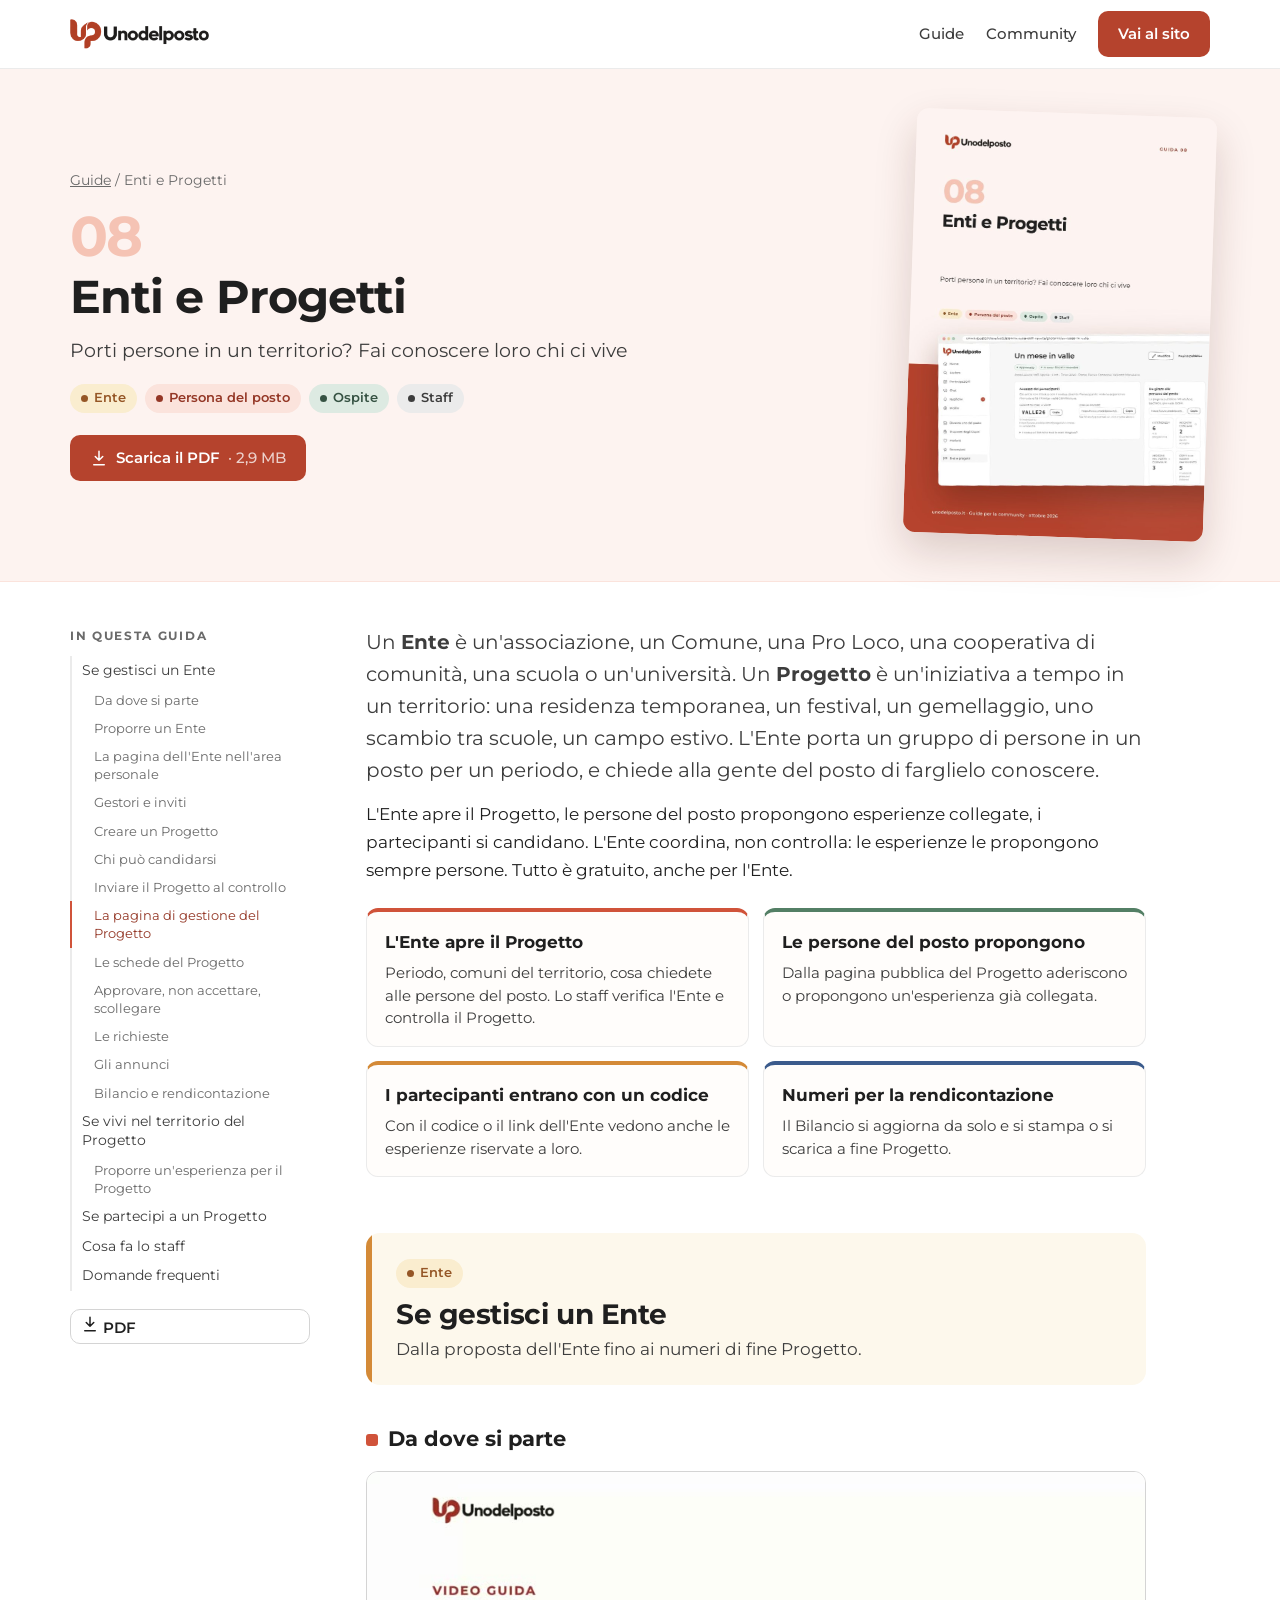
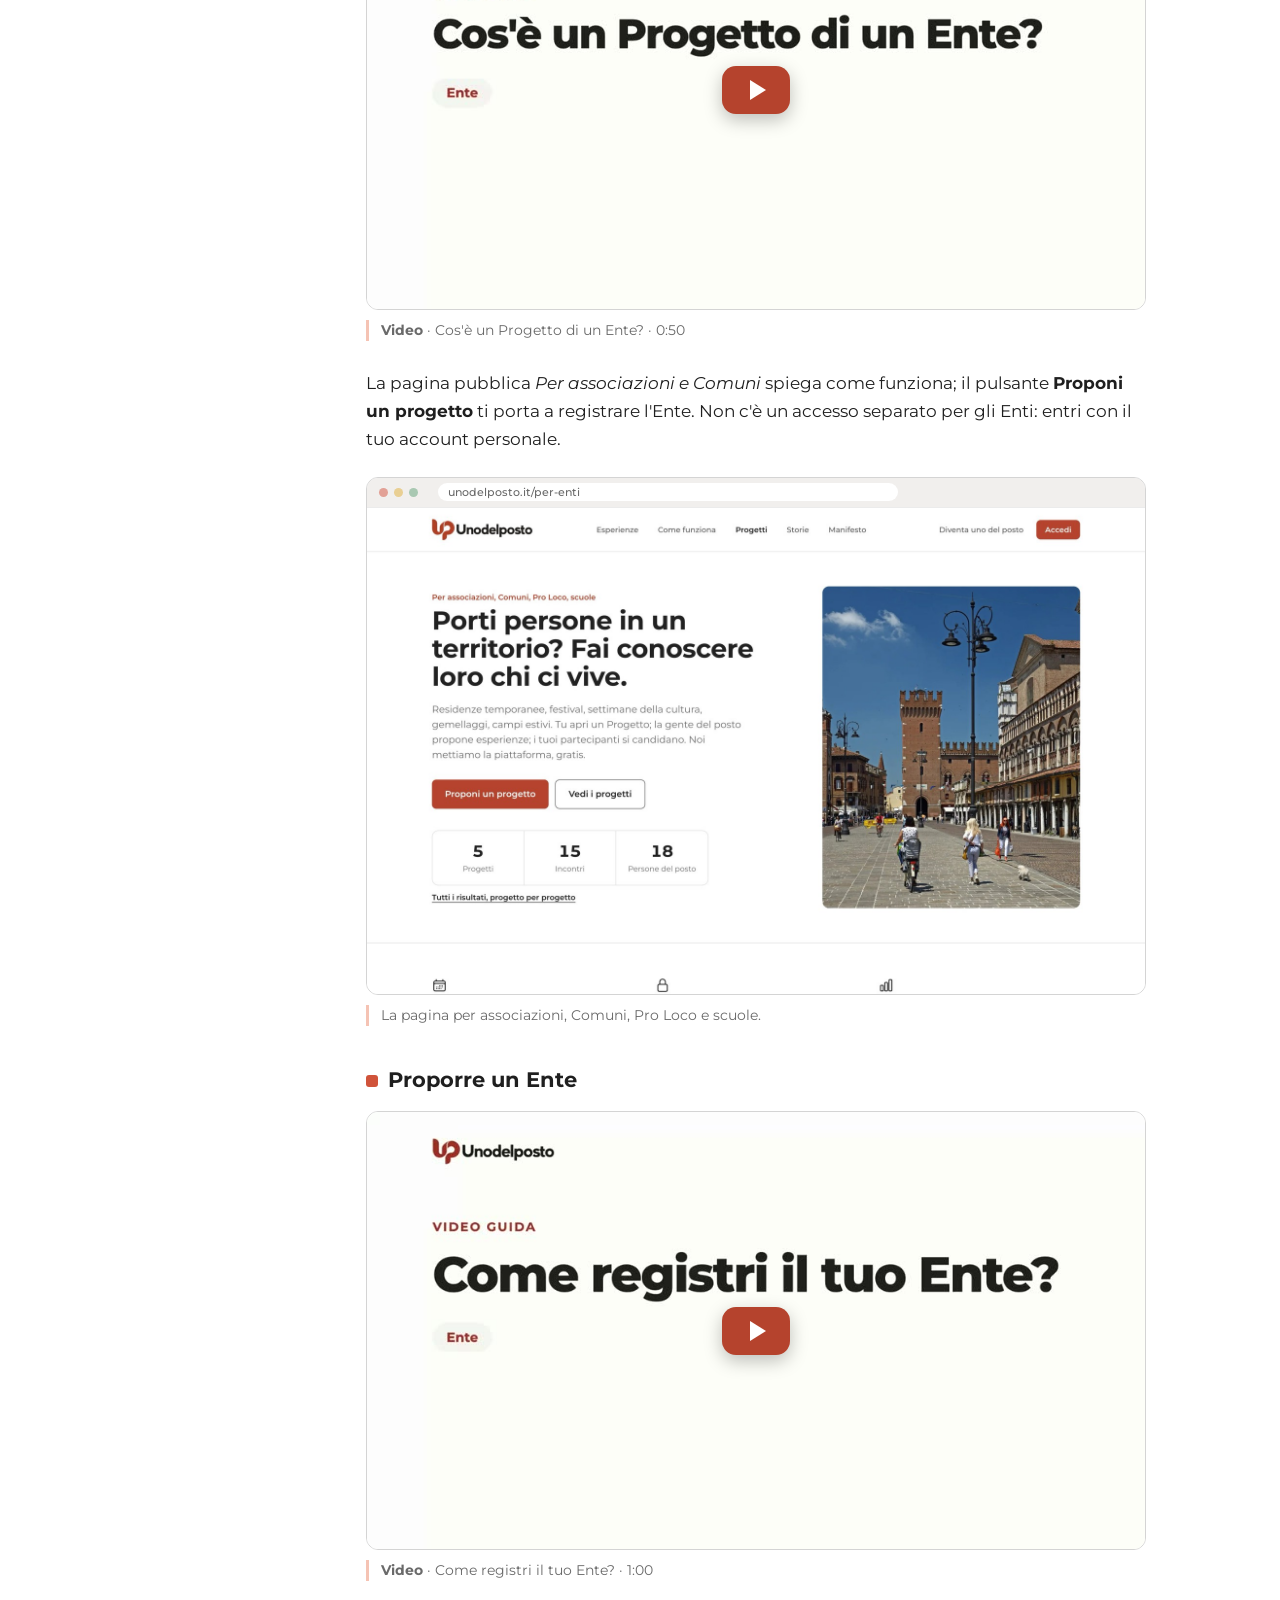
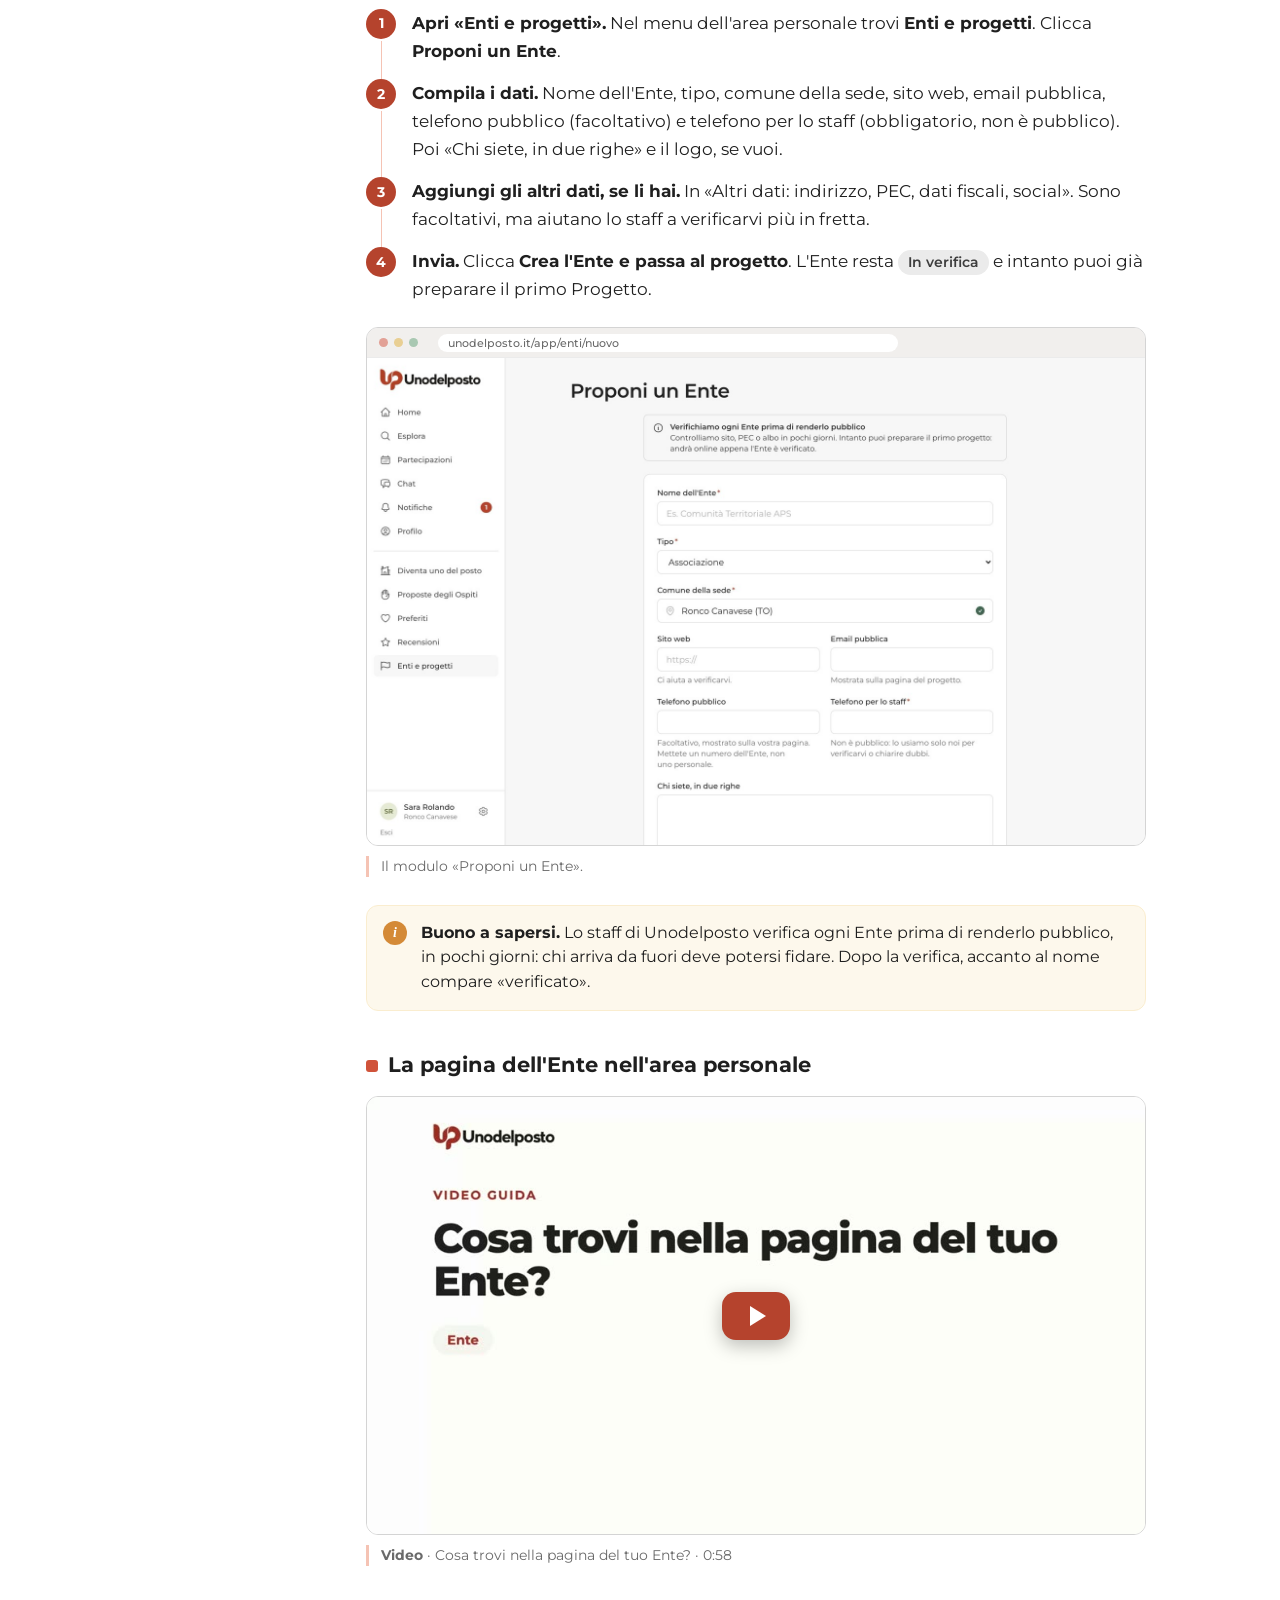
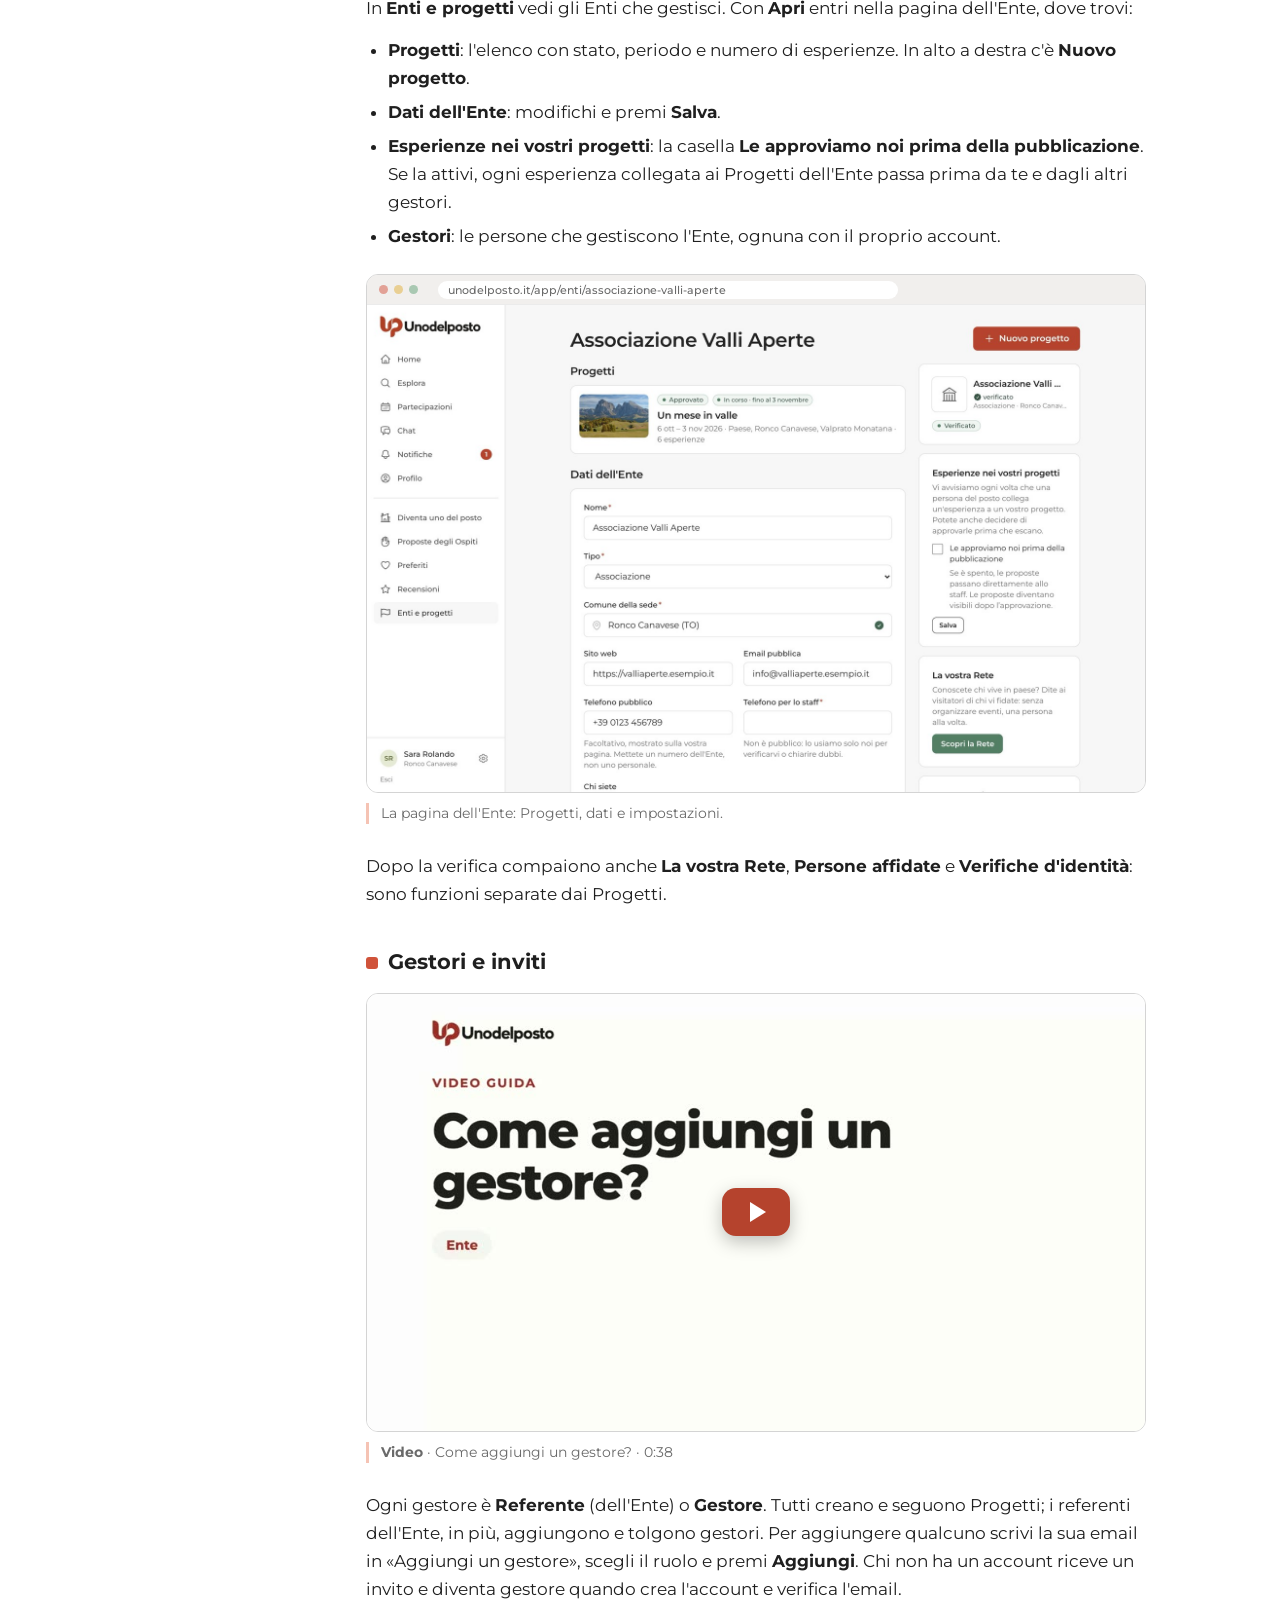
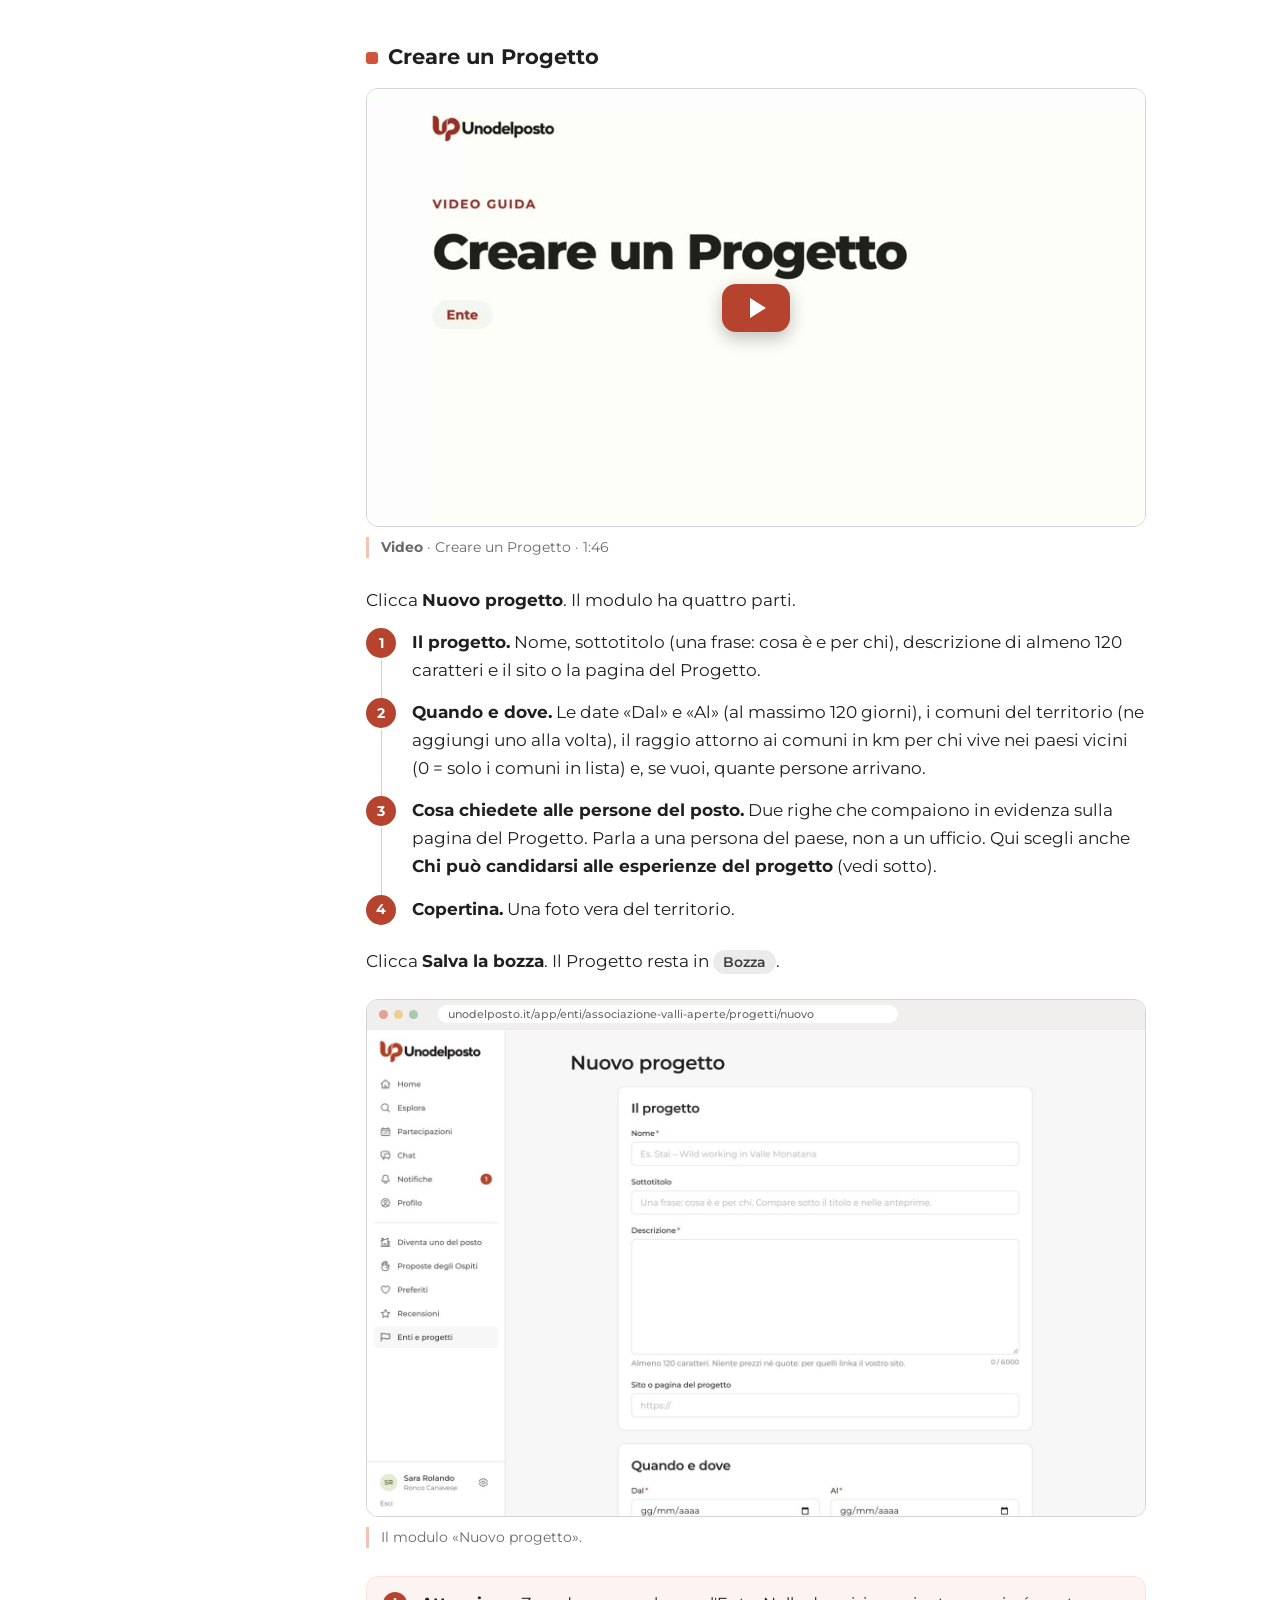
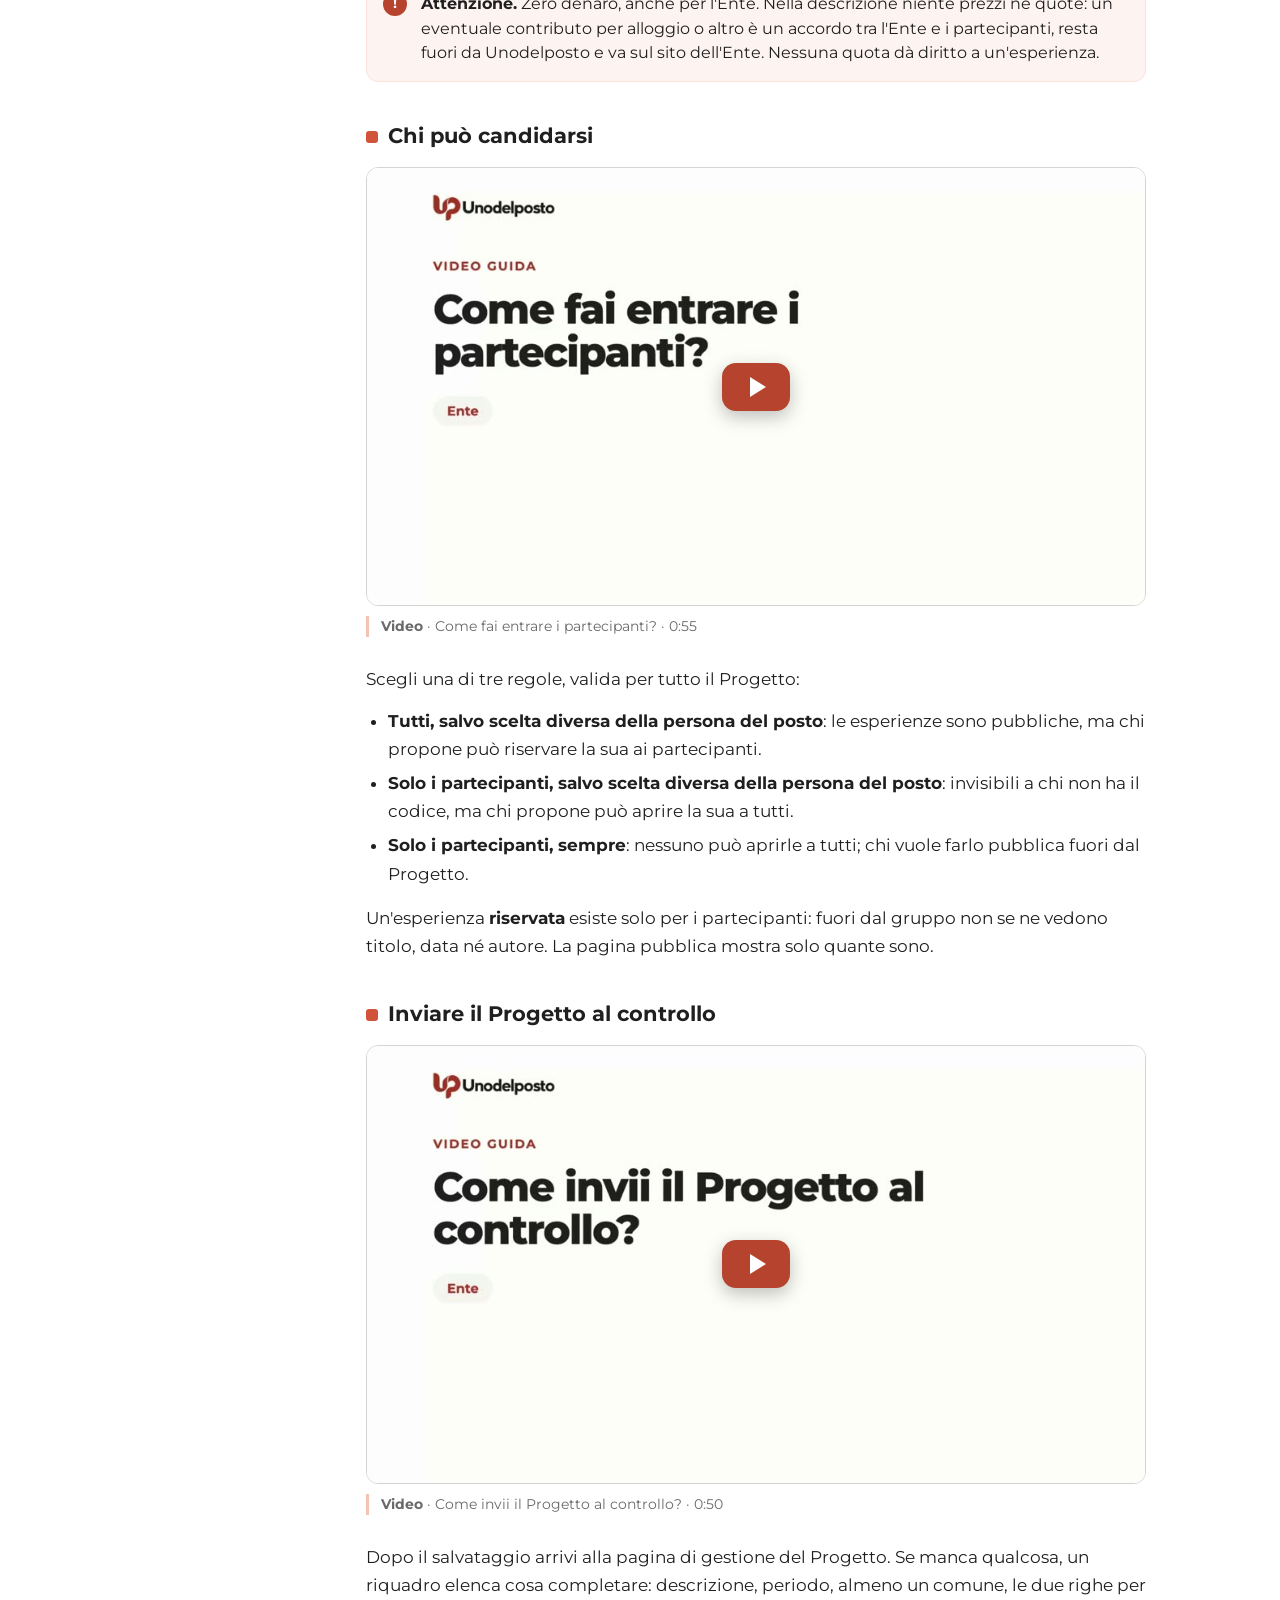
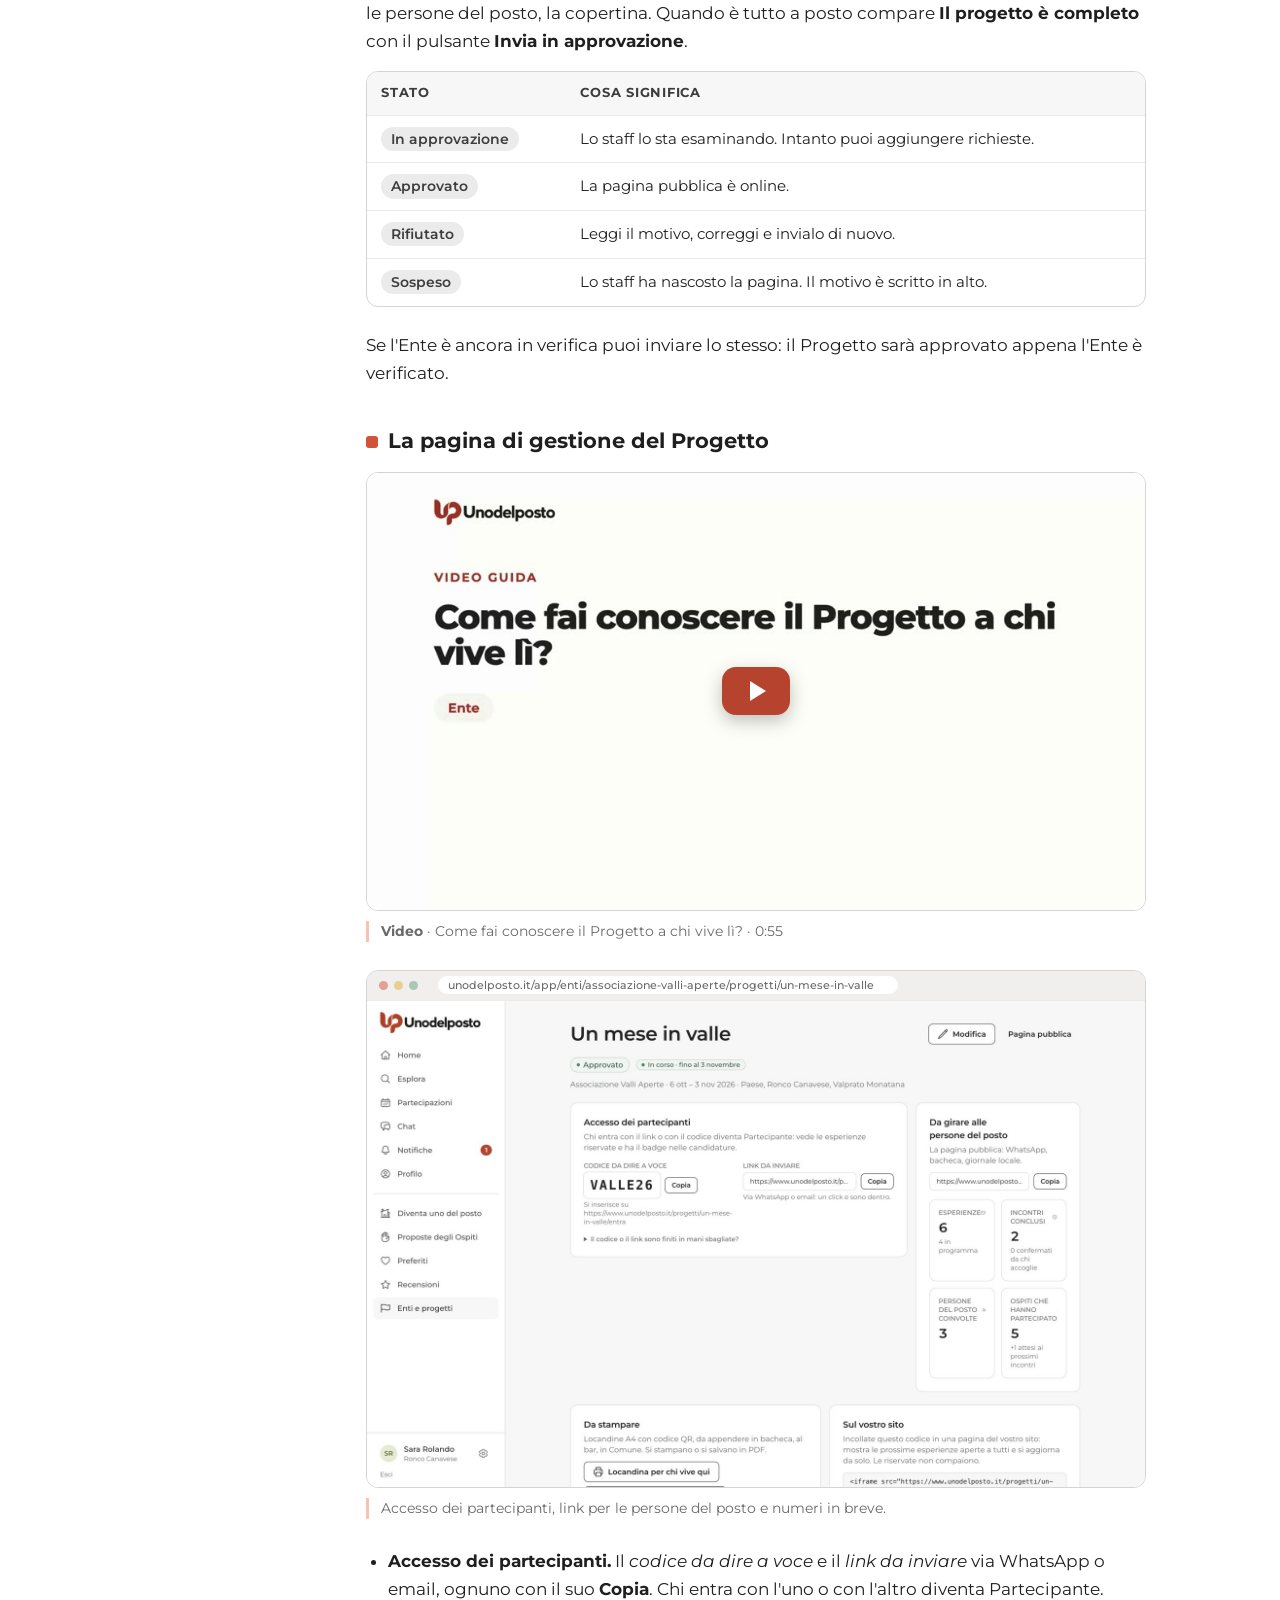
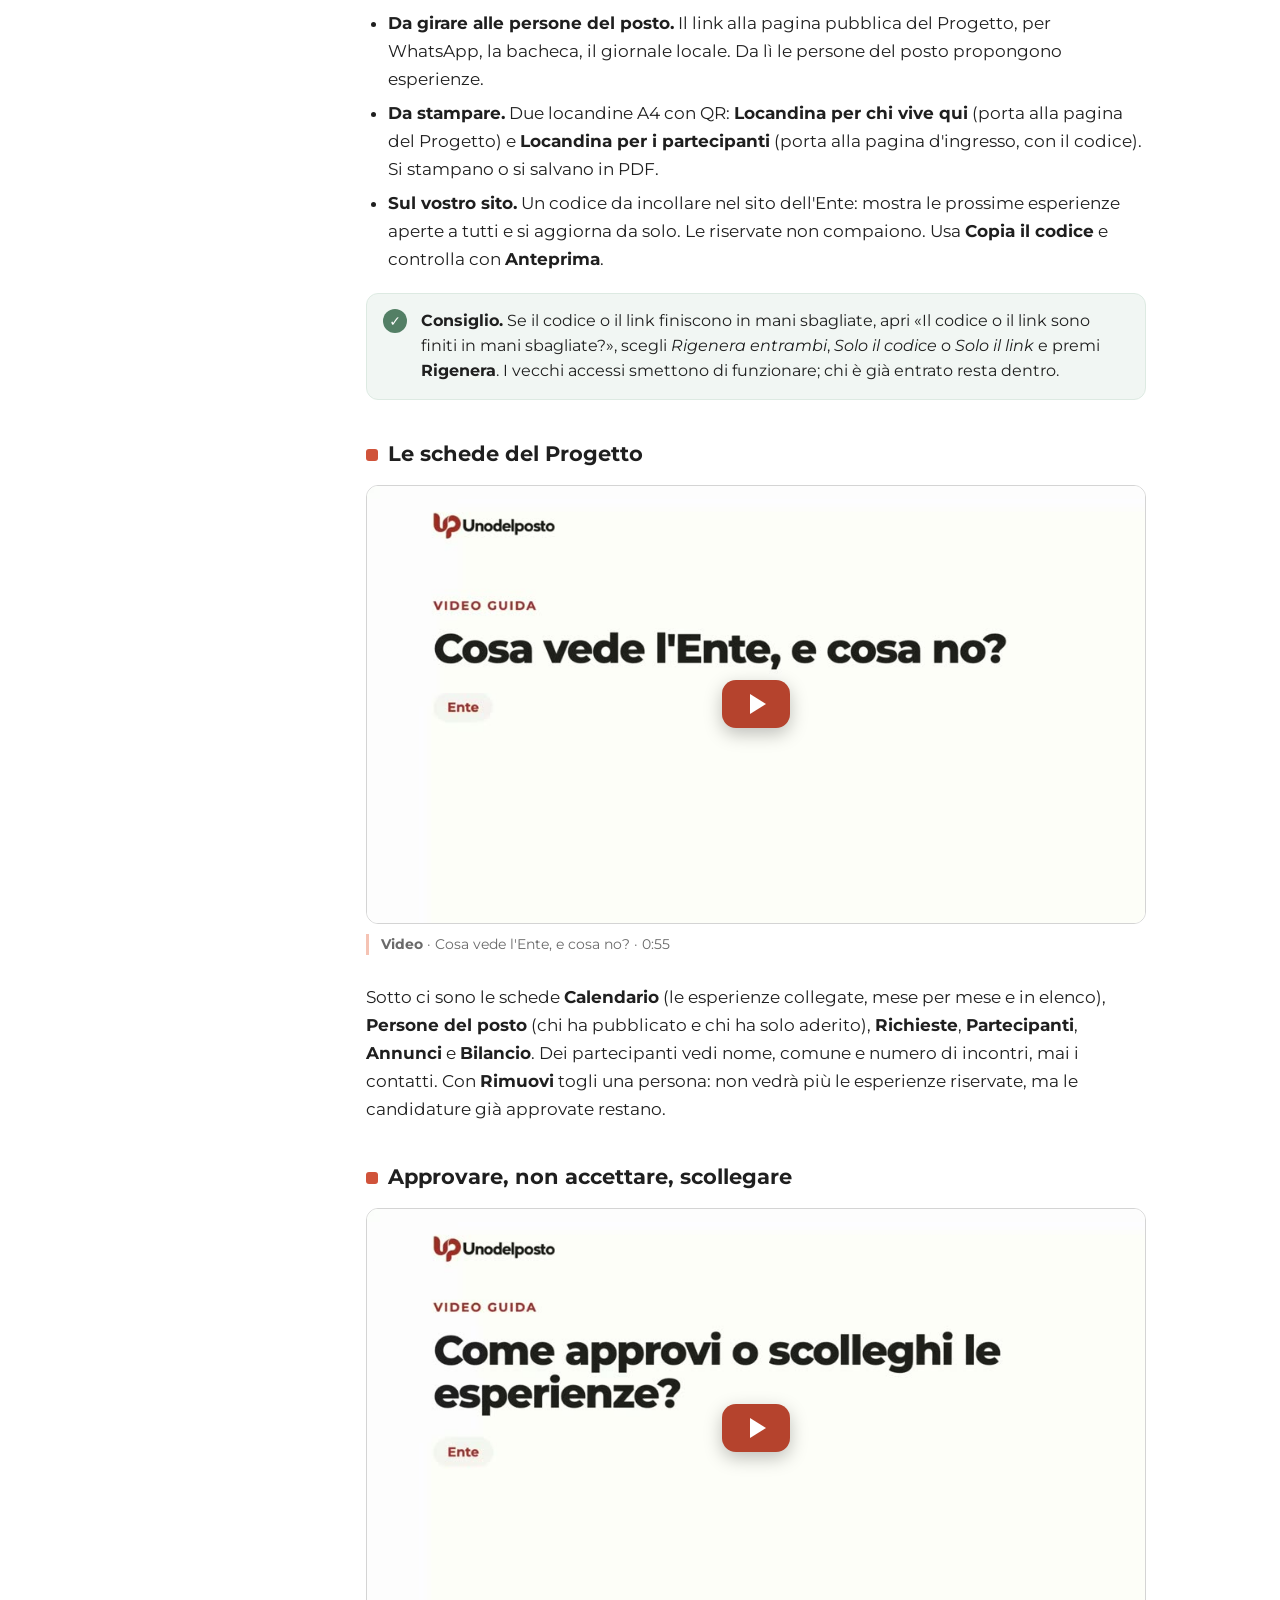
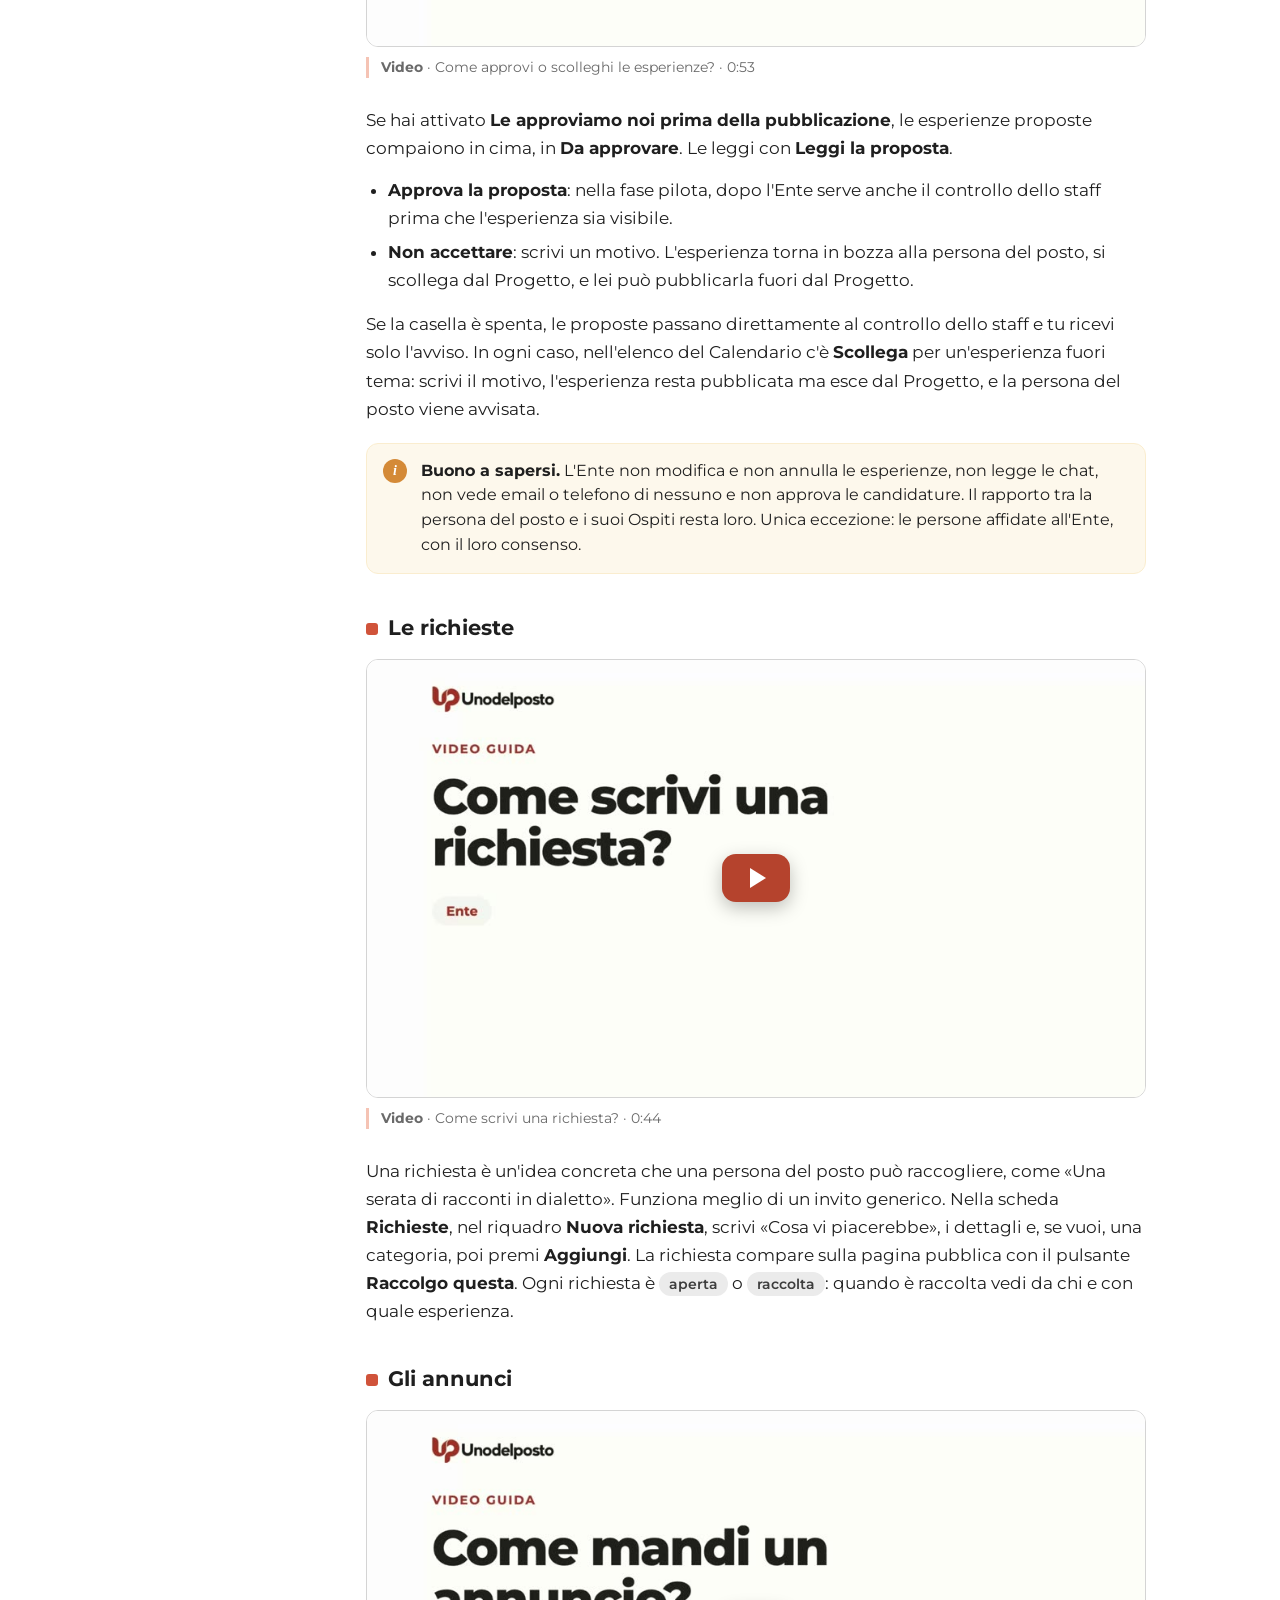
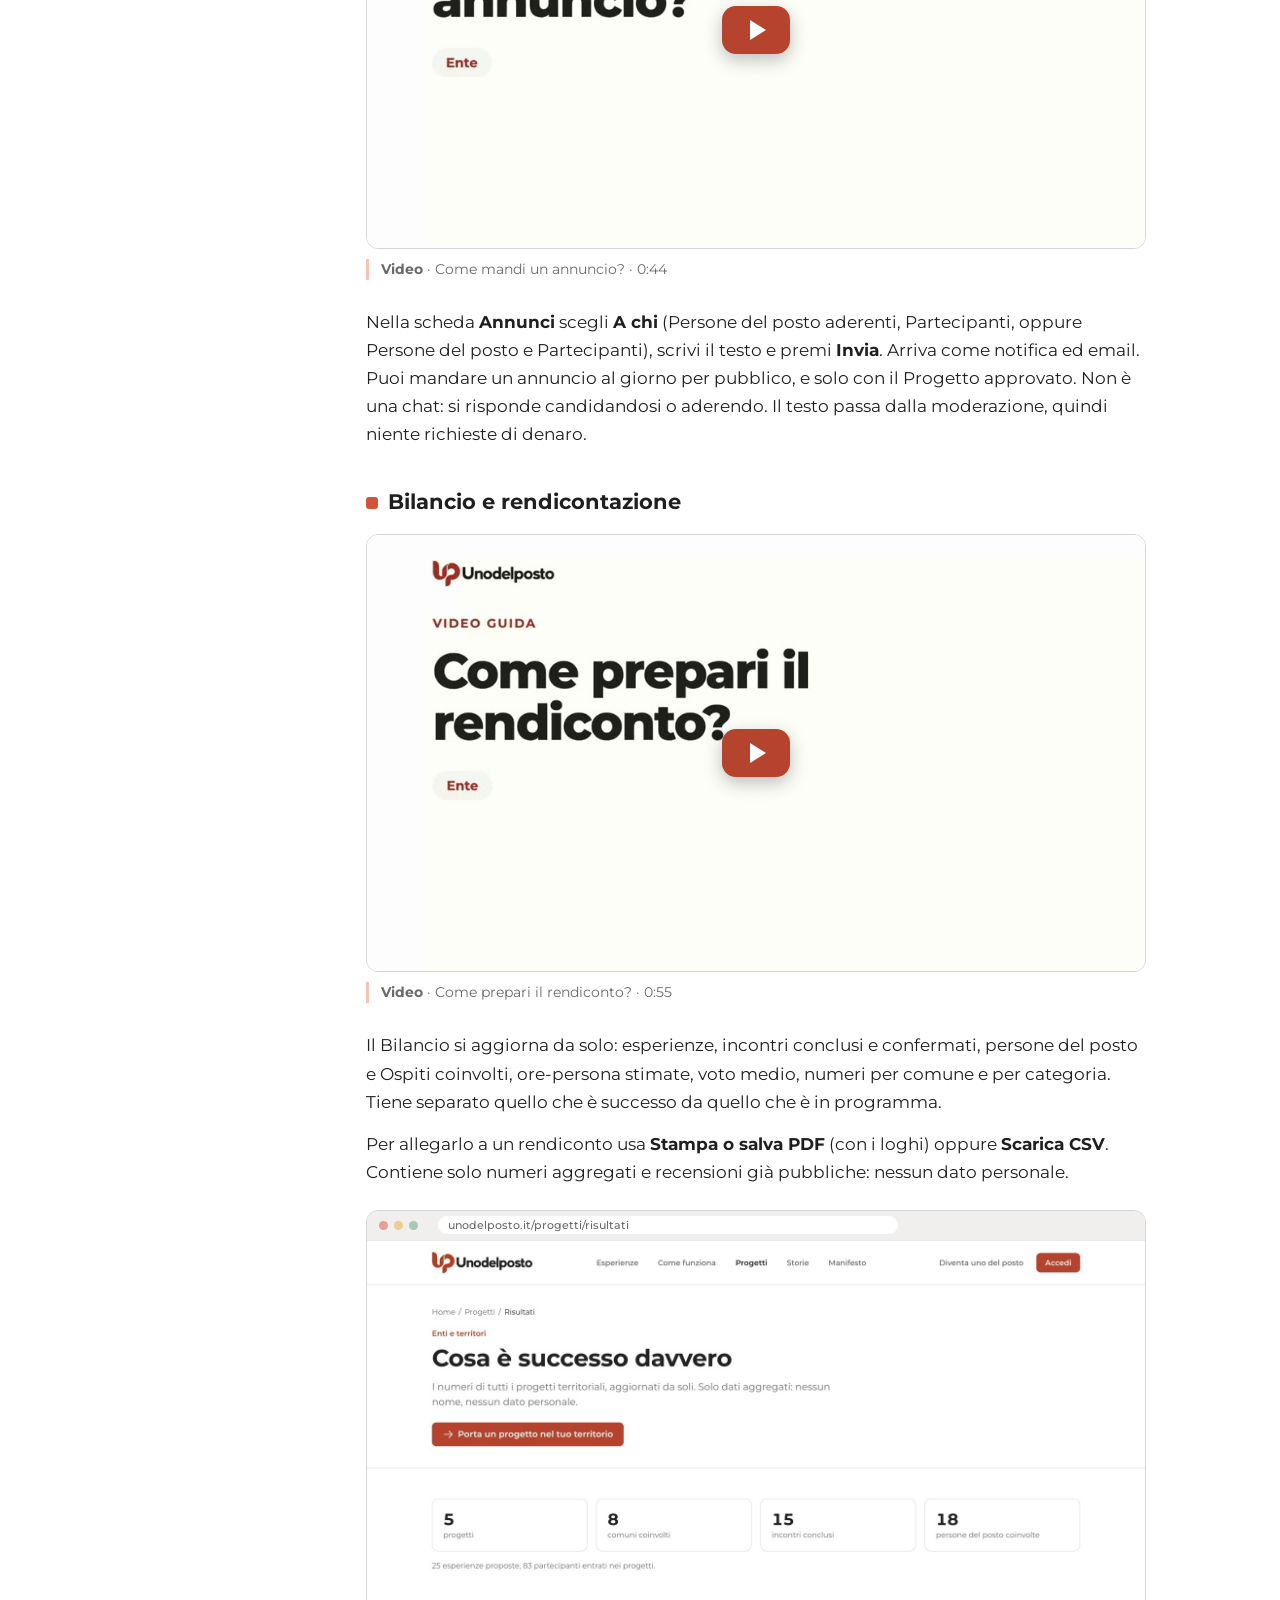
<file: docs/guide/08-enti-e-progetti/index.html>
<!doctype html>
<html lang="it">
<head>
<meta charset="utf-8">
<meta name="viewport" content="width=device-width, initial-scale=1">
<title>Enti e Progetti · Guide di Unodelposto</title>
<meta name="description" content="Come un Ente apre un Progetto a tempo, come le persone del posto propongono esperienze per il Progetto e come i partecipanti entrano con il codice.">
<meta property="og:title" content="Enti e Progetti · Guide di Unodelposto">
<meta property="og:description" content="Come un Ente apre un Progetto a tempo, come le persone del posto propongono esperienze per il Progetto e come i partecipanti entrano con il codice.">
<meta property="og:type" content="website">
<meta property="og:image" content="https://guide.unodelposto.it/guide/08-enti-e-progetti/copertina.jpg">
<meta name="theme-color" content="#b5432d">
<link rel="icon" href="../../assets/mark.png">
<link rel="preconnect" href="https://fonts.googleapis.com"><link rel="preconnect" href="https://fonts.gstatic.com" crossorigin>
<link href="https://fonts.googleapis.com/css2?family=Montserrat:ital,wght@0,400;0,500;0,600;0,700;1,400&display=swap" rel="stylesheet">
<link rel="stylesheet" href="../../assets/site.css">
</head>
<body>
<a class="skip" href="#contenuto">Vai al contenuto</a>
<header class="site-head"><div class="wrap">
  <a class="logo" href="../../index.html" aria-label="Guide di Unodelposto"><img src="../../assets/logo.png" alt="Unodelposto" width="139" height="30"></a>
  <nav><a href="../../index.html#guide">Guide</a><a href="https://github.com/ludovicopiccolo/unodelposto-community/discussions">Community</a><a class="btn" href="https://www.unodelposto.it">Vai al sito</a></nav>
</div></header>
<main id="contenuto">

<section class="ghero"><div class="wrap">
  <div>
    <div class="crumbs"><a href="../../index.html">Guide</a> / Enti e Progetti</div>
    <div class="num">08</div>
    <h1>Enti e Progetti</h1>
    <p class="sub">Porti persone in un territorio? Fai conoscere loro chi ci vive</p>
    <div class="roles"><span class="role ente">Ente</span><span class="role posto">Persona del posto</span><span class="role ospite">Ospite</span><span class="role staff">Staff</span></div>
    <a class="btn" href="guida-enti-e-progetti.pdf" download><svg viewBox="0 0 24 24" fill="none" stroke="currentColor" stroke-width="2" stroke-linecap="round" stroke-linejoin="round" aria-hidden="true"><path d="M12 3v12m0 0-5-5m5 5 5-5M5 21h14"/></svg> Scarica il PDF <span style="opacity:.75;font-weight:500">· 2,9 MB</span></a>
  </div>
  <a class="cover" href="guida-enti-e-progetti.pdf" aria-hidden="true" tabindex="-1"><img src="copertina.jpg" alt="" width="300" height="424"></a>
</div></section>
<div class="wrap layout">
  <nav class="toc" aria-label="In questa guida"><p>In questa guida</p><ol><li><a href="#se-gestisci-un-ente">Se gestisci un Ente</a></li><li><a href="#da-dove-si-parte" class="sub">Da dove si parte</a></li><li><a href="#proporre-un-ente" class="sub">Proporre un Ente</a></li><li><a href="#la-pagina-dell-ente-nell-area-personale" class="sub">La pagina dell'Ente nell'area personale</a></li><li><a href="#gestori-e-inviti" class="sub">Gestori e inviti</a></li><li><a href="#creare-un-progetto" class="sub">Creare un Progetto</a></li><li><a href="#chi-puo-candidarsi" class="sub">Chi può candidarsi</a></li><li><a href="#inviare-il-progetto-al-controllo" class="sub">Inviare il Progetto al controllo</a></li><li><a href="#la-pagina-di-gestione-del-progetto" class="sub">La pagina di gestione del Progetto</a></li><li><a href="#le-schede-del-progetto" class="sub">Le schede del Progetto</a></li><li><a href="#approvare-non-accettare-scollegare" class="sub">Approvare, non accettare, scollegare</a></li><li><a href="#le-richieste" class="sub">Le richieste</a></li><li><a href="#gli-annunci" class="sub">Gli annunci</a></li><li><a href="#bilancio-e-rendicontazione" class="sub">Bilancio e rendicontazione</a></li><li><a href="#se-vivi-nel-territorio-del-progetto">Se vivi nel territorio del Progetto</a></li><li><a href="#proporre-un-esperienza-per-il-progetto" class="sub">Proporre un'esperienza per il Progetto</a></li><li><a href="#se-partecipi-a-un-progetto">Se partecipi a un Progetto</a></li><li><a href="#cosa-fa-lo-staff">Cosa fa lo staff</a></li><li><a href="#domande-frequenti">Domande frequenti</a></li></ol>
    <div class="dl"><a class="btn ghost" href="guida-enti-e-progetti.pdf" download><svg viewBox="0 0 24 24" fill="none" stroke="currentColor" stroke-width="2" stroke-linecap="round" stroke-linejoin="round" aria-hidden="true"><path d="M12 3v12m0 0-5-5m5 5 5-5M5 21h14"/></svg> PDF</a></div></nav>
  <article>
<section class="intro">
  <p>Un <strong>Ente</strong> è un'associazione, un Comune, una Pro Loco, una cooperativa di comunità, una scuola o un'università. Un <strong>Progetto</strong> è un'iniziativa a tempo in un territorio: una residenza temporanea, un festival, un gemellaggio, uno scambio tra scuole, un campo estivo. L'Ente porta un gruppo di persone in un posto per un periodo, e chiede alla gente del posto di farglielo conoscere.</p>
  <p>L'Ente apre il Progetto, le persone del posto propongono esperienze collegate, i partecipanti si candidano. L'Ente coordina, non controlla: le esperienze le propongono sempre persone. Tutto è gratuito, anche per l'Ente.</p>
  <div class="cards">
    <div class="card"><h4>L'Ente apre il Progetto</h4><p>Periodo, comuni del territorio, cosa chiedete alle persone del posto. Lo staff verifica l'Ente e controlla il Progetto.</p></div>
    <div class="card"><h4>Le persone del posto propongono</h4><p>Dalla pagina pubblica del Progetto aderiscono o propongono un'esperienza già collegata.</p></div>
    <div class="card"><h4>I partecipanti entrano con un codice</h4><p>Con il codice o il link dell'Ente vedono anche le esperienze riservate a loro.</p></div>
    <div class="card"><h4>Numeri per la rendicontazione</h4><p>Il Bilancio si aggiorna da solo e si stampa o si scarica a fine Progetto.</p></div>
  </div>
</section>

<section>
  <div class="role-head" data-role="ente"><span class="role ente">Ente</span><h2 id="se-gestisci-un-ente">Se gestisci un Ente</h2><p>Dalla proposta dell'Ente fino ai numeri di fine Progetto.</p></div>

  <h3 id="da-dove-si-parte">Da dove si parte</h3><figure class="yt"><a href="https://www.youtube.com/watch?v=8Q3SIcKbqt8" data-yt="8Q3SIcKbqt8" aria-label="Guarda il video: Cos'è un Progetto di un Ente?"><img src="../../guide/anteprime/08-01.jpg" alt="" loading="lazy" decoding="async"><span class="play" aria-hidden="true"></span></a><figcaption><strong>Video</strong> · Cos'è un Progetto di un Ente? · 0:50</figcaption></figure>
  <p>La pagina pubblica <em>Per associazioni e Comuni</em> spiega come funziona; il pulsante <strong>Proponi un progetto</strong> ti porta a registrare l'Ente. Non c'è un accesso separato per gli Enti: entri con il tuo account personale.</p>
  <figure class="shot"><div class="browser"><div class="bar"><i></i><i></i><i></i><b>unodelposto.it/per-enti</b></div><img src="../img/pub-per-enti.jpg" alt="La pagina per associazioni, Comuni, Pro Loco e scuole." loading="lazy" decoding="async"></div><figcaption>La pagina per associazioni, Comuni, Pro Loco e scuole.</figcaption></figure>

  <h3 id="proporre-un-ente">Proporre un Ente</h3><figure class="yt"><a href="https://www.youtube.com/watch?v=ZBnzgdgE0M0" data-yt="ZBnzgdgE0M0" aria-label="Guarda il video: Come registri il tuo Ente?"><img src="../../guide/anteprime/08-02.jpg" alt="" loading="lazy" decoding="async"><span class="play" aria-hidden="true"></span></a><figcaption><strong>Video</strong> · Come registri il tuo Ente? · 1:00</figcaption></figure>
  <ol class="steps">
    <li><strong>Apri «Enti e progetti».</strong> Nel menu dell'area personale trovi <strong>Enti e progetti</strong>. Clicca <strong>Proponi un Ente</strong>.</li>
    <li><strong>Compila i dati.</strong> Nome dell'Ente, tipo, comune della sede, sito web, email pubblica, telefono pubblico (facoltativo) e telefono per lo staff (obbligatorio, non è pubblico). Poi «Chi siete, in due righe» e il logo, se vuoi.</li>
    <li><strong>Aggiungi gli altri dati, se li hai.</strong> In «Altri dati: indirizzo, PEC, dati fiscali, social». Sono facoltativi, ma aiutano lo staff a verificarvi più in fretta.</li>
    <li><strong>Invia.</strong> Clicca <strong>Crea l'Ente e passa al progetto</strong>. L'Ente resta <span class="pill">In verifica</span> e intanto puoi già preparare il primo Progetto.</li>
  </ol>
  <figure class="shot"><div class="browser"><div class="bar"><i></i><i></i><i></i><b>unodelposto.it/app/enti/nuovo</b></div><img src="../img/e-ente-nuovo.jpg" alt="Il modulo «Proponi un Ente»." loading="lazy" decoding="async"></div><figcaption>Il modulo «Proponi un Ente».</figcaption></figure>
  <aside class="note"><strong>Buono a sapersi.</strong> Lo staff di Unodelposto verifica ogni Ente prima di renderlo pubblico, in pochi giorni: chi arriva da fuori deve potersi fidare. Dopo la verifica, accanto al nome compare «verificato».</aside>

  <h3 id="la-pagina-dell-ente-nell-area-personale">La pagina dell'Ente nell'area personale</h3><figure class="yt"><a href="https://www.youtube.com/watch?v=2mK8o-fuauY" data-yt="2mK8o-fuauY" aria-label="Guarda il video: Cosa trovi nella pagina del tuo Ente?"><img src="../../guide/anteprime/08-03.jpg" alt="" loading="lazy" decoding="async"><span class="play" aria-hidden="true"></span></a><figcaption><strong>Video</strong> · Cosa trovi nella pagina del tuo Ente? · 0:58</figcaption></figure>
  <p>In <strong>Enti e progetti</strong> vedi gli Enti che gestisci. Con <strong>Apri</strong> entri nella pagina dell'Ente, dove trovi:</p>
  <ul>
    <li><strong>Progetti</strong>: l'elenco con stato, periodo e numero di esperienze. In alto a destra c'è <strong>Nuovo progetto</strong>.</li>
    <li><strong>Dati dell'Ente</strong>: modifichi e premi <strong>Salva</strong>.</li>
    <li><strong>Esperienze nei vostri progetti</strong>: la casella <strong>Le approviamo noi prima della pubblicazione</strong>. Se la attivi, ogni esperienza collegata ai Progetti dell'Ente passa prima da te e dagli altri gestori.</li>
    <li><strong>Gestori</strong>: le persone che gestiscono l'Ente, ognuna con il proprio account.</li>
  </ul>
  <figure class="shot"><div class="browser"><div class="bar"><i></i><i></i><i></i><b>unodelposto.it/app/enti/associazione-valli-aperte</b></div><img src="../img/e-ente.jpg" alt="La pagina dell'Ente: Progetti, dati e impostazioni." loading="lazy" decoding="async"></div><figcaption>La pagina dell'Ente: Progetti, dati e impostazioni.</figcaption></figure>
  <p>Dopo la verifica compaiono anche <strong>La vostra Rete</strong>, <strong>Persone affidate</strong> e <strong>Verifiche d'identità</strong>: sono funzioni separate dai Progetti.</p>

  <h3 id="gestori-e-inviti">Gestori e inviti</h3><figure class="yt"><a href="https://www.youtube.com/watch?v=CR0rtZPk27U" data-yt="CR0rtZPk27U" aria-label="Guarda il video: Come aggiungi un gestore?"><img src="../../guide/anteprime/08-04.jpg" alt="" loading="lazy" decoding="async"><span class="play" aria-hidden="true"></span></a><figcaption><strong>Video</strong> · Come aggiungi un gestore? · 0:38</figcaption></figure>
  <p>Ogni gestore è <strong>Referente</strong> (dell'Ente) o <strong>Gestore</strong>. Tutti creano e seguono Progetti; i referenti dell'Ente, in più, aggiungono e tolgono gestori. Per aggiungere qualcuno scrivi la sua email in «Aggiungi un gestore», scegli il ruolo e premi <strong>Aggiungi</strong>. Chi non ha un account riceve un invito e diventa gestore quando crea l'account e verifica l'email.</p>

  <div class="pagebreak"></div>

  <h3 id="creare-un-progetto">Creare un Progetto</h3><figure class="yt"><a href="https://www.youtube.com/watch?v=2t04RsB8tLw" data-yt="2t04RsB8tLw" aria-label="Guarda il video: Creare un Progetto"><img src="../../guide/anteprime/08-05.jpg" alt="" loading="lazy" decoding="async"><span class="play" aria-hidden="true"></span></a><figcaption><strong>Video</strong> · Creare un Progetto · 1:46</figcaption></figure>
  <p>Clicca <strong>Nuovo progetto</strong>. Il modulo ha quattro parti.</p>
  <ol class="steps">
    <li><strong>Il progetto.</strong> Nome, sottotitolo (una frase: cosa è e per chi), descrizione di almeno 120 caratteri e il sito o la pagina del Progetto.</li>
    <li><strong>Quando e dove.</strong> Le date «Dal» e «Al» (al massimo 120 giorni), i comuni del territorio (ne aggiungi uno alla volta), il raggio attorno ai comuni in km per chi vive nei paesi vicini (0 = solo i comuni in lista) e, se vuoi, quante persone arrivano.</li>
    <li><strong>Cosa chiedete alle persone del posto.</strong> Due righe che compaiono in evidenza sulla pagina del Progetto. Parla a una persona del paese, non a un ufficio. Qui scegli anche <strong>Chi può candidarsi alle esperienze del progetto</strong> (vedi sotto).</li>
    <li><strong>Copertina.</strong> Una foto vera del territorio.</li>
  </ol>
  <p>Clicca <strong>Salva la bozza</strong>. Il Progetto resta in <span class="pill">Bozza</span>.</p>
  <figure class="shot"><div class="browser"><div class="bar"><i></i><i></i><i></i><b>unodelposto.it/app/enti/associazione-valli-aperte/progetti/nuovo</b></div><img src="../img/e-progetto-nuovo.jpg" alt="Il modulo «Nuovo progetto»." loading="lazy" decoding="async"></div><figcaption>Il modulo «Nuovo progetto».</figcaption></figure>
  <aside class="warn"><strong>Attenzione.</strong> Zero denaro, anche per l'Ente. Nella descrizione niente prezzi né quote: un eventuale contributo per alloggio o altro è un accordo tra l'Ente e i partecipanti, resta fuori da Unodelposto e va sul sito dell'Ente. Nessuna quota dà diritto a un'esperienza.</aside>

  <h3 id="chi-puo-candidarsi">Chi può candidarsi</h3><figure class="yt"><a href="https://www.youtube.com/watch?v=yF67ATOaXzc" data-yt="yF67ATOaXzc" aria-label="Guarda il video: Come fai entrare i partecipanti?"><img src="../../guide/anteprime/08-08.jpg" alt="" loading="lazy" decoding="async"><span class="play" aria-hidden="true"></span></a><figcaption><strong>Video</strong> · Come fai entrare i partecipanti? · 0:55</figcaption></figure>
  <p>Scegli una di tre regole, valida per tutto il Progetto:</p>
  <ul>
    <li><strong>Tutti, salvo scelta diversa della persona del posto</strong>: le esperienze sono pubbliche, ma chi propone può riservare la sua ai partecipanti.</li>
    <li><strong>Solo i partecipanti, salvo scelta diversa della persona del posto</strong>: invisibili a chi non ha il codice, ma chi propone può aprire la sua a tutti.</li>
    <li><strong>Solo i partecipanti, sempre</strong>: nessuno può aprirle a tutti; chi vuole farlo pubblica fuori dal Progetto.</li>
  </ul>
  <p>Un'esperienza <strong>riservata</strong> esiste solo per i partecipanti: fuori dal gruppo non se ne vedono titolo, data né autore. La pagina pubblica mostra solo quante sono.</p>

  <h3 id="inviare-il-progetto-al-controllo">Inviare il Progetto al controllo</h3><figure class="yt"><a href="https://www.youtube.com/watch?v=81lDiCqryUA" data-yt="81lDiCqryUA" aria-label="Guarda il video: Come invii il Progetto al controllo?"><img src="../../guide/anteprime/08-07.jpg" alt="" loading="lazy" decoding="async"><span class="play" aria-hidden="true"></span></a><figcaption><strong>Video</strong> · Come invii il Progetto al controllo? · 0:50</figcaption></figure>
  <p>Dopo il salvataggio arrivi alla pagina di gestione del Progetto. Se manca qualcosa, un riquadro elenca cosa completare: descrizione, periodo, almeno un comune, le due righe per le persone del posto, la copertina. Quando è tutto a posto compare <strong>Il progetto è completo</strong> con il pulsante <strong>Invia in approvazione</strong>.</p>
  <div class="table-wrap"><table class="table">
    <thead><tr><th>Stato</th><th>Cosa significa</th></tr></thead>
    <tbody>
      <tr><td><span class="pill">In approvazione</span></td><td>Lo staff lo sta esaminando. Intanto puoi aggiungere richieste.</td></tr>
      <tr><td><span class="pill">Approvato</span></td><td>La pagina pubblica è online.</td></tr>
      <tr><td><span class="pill">Rifiutato</span></td><td>Leggi il motivo, correggi e invialo di nuovo.</td></tr>
      <tr><td><span class="pill">Sospeso</span></td><td>Lo staff ha nascosto la pagina. Il motivo è scritto in alto.</td></tr>
    </tbody>
  </table></div>
  <p>Se l'Ente è ancora in verifica puoi inviare lo stesso: il Progetto sarà approvato appena l'Ente è verificato.</p>

  <div class="pagebreak"></div>

  <h3 id="la-pagina-di-gestione-del-progetto">La pagina di gestione del Progetto</h3><figure class="yt"><a href="https://www.youtube.com/watch?v=PEQnkHlFCMg" data-yt="PEQnkHlFCMg" aria-label="Guarda il video: Come fai conoscere il Progetto a chi vive lì?"><img src="../../guide/anteprime/08-09.jpg" alt="" loading="lazy" decoding="async"><span class="play" aria-hidden="true"></span></a><figcaption><strong>Video</strong> · Come fai conoscere il Progetto a chi vive lì? · 0:55</figcaption></figure>
  <figure class="shot"><div class="browser"><div class="bar"><i></i><i></i><i></i><b>unodelposto.it/app/enti/associazione-valli-aperte/progetti/un-mese-in-valle</b></div><img src="../img/e-progetto.jpg" alt="Accesso dei partecipanti, link per le persone del posto e numeri in breve." loading="lazy" decoding="async"></div><figcaption>Accesso dei partecipanti, link per le persone del posto e numeri in breve.</figcaption></figure>
  <ul>
    <li><strong>Accesso dei partecipanti.</strong> Il <em>codice da dire a voce</em> e il <em>link da inviare</em> via WhatsApp o email, ognuno con il suo <strong>Copia</strong>. Chi entra con l'uno o con l'altro diventa Partecipante.</li>
    <li><strong>Da girare alle persone del posto.</strong> Il link alla pagina pubblica del Progetto, per WhatsApp, la bacheca, il giornale locale. Da lì le persone del posto propongono esperienze.</li>
    <li><strong>Da stampare.</strong> Due locandine A4 con QR: <strong>Locandina per chi vive qui</strong> (porta alla pagina del Progetto) e <strong>Locandina per i partecipanti</strong> (porta alla pagina d'ingresso, con il codice). Si stampano o si salvano in PDF.</li>
    <li><strong>Sul vostro sito.</strong> Un codice da incollare nel sito dell'Ente: mostra le prossime esperienze aperte a tutti e si aggiorna da solo. Le riservate non compaiono. Usa <strong>Copia il codice</strong> e controlla con <strong>Anteprima</strong>.</li>
  </ul>
  <aside class="tip"><strong>Consiglio.</strong> Se il codice o il link finiscono in mani sbagliate, apri «Il codice o il link sono finiti in mani sbagliate?», scegli <em>Rigenera entrambi</em>, <em>Solo il codice</em> o <em>Solo il link</em> e premi <strong>Rigenera</strong>. I vecchi accessi smettono di funzionare; chi è già entrato resta dentro.</aside>

  <h3 id="le-schede-del-progetto">Le schede del Progetto</h3><figure class="yt"><a href="https://www.youtube.com/watch?v=EeHQiQO19FI" data-yt="EeHQiQO19FI" aria-label="Guarda il video: Cosa vede l'Ente, e cosa no?"><img src="../../guide/anteprime/08-11.jpg" alt="" loading="lazy" decoding="async"><span class="play" aria-hidden="true"></span></a><figcaption><strong>Video</strong> · Cosa vede l'Ente, e cosa no? · 0:55</figcaption></figure>
  <p>Sotto ci sono le schede <strong>Calendario</strong> (le esperienze collegate, mese per mese e in elenco), <strong>Persone del posto</strong> (chi ha pubblicato e chi ha solo aderito), <strong>Richieste</strong>, <strong>Partecipanti</strong>, <strong>Annunci</strong> e <strong>Bilancio</strong>. Dei partecipanti vedi nome, comune e numero di incontri, mai i contatti. Con <strong>Rimuovi</strong> togli una persona: non vedrà più le esperienze riservate, ma le candidature già approvate restano.</p>

  <h3 id="approvare-non-accettare-scollegare">Approvare, non accettare, scollegare</h3><figure class="yt"><a href="https://www.youtube.com/watch?v=5OFv8jsJWdI" data-yt="5OFv8jsJWdI" aria-label="Guarda il video: Come approvi o scolleghi le esperienze?"><img src="../../guide/anteprime/08-10.jpg" alt="" loading="lazy" decoding="async"><span class="play" aria-hidden="true"></span></a><figcaption><strong>Video</strong> · Come approvi o scolleghi le esperienze? · 0:53</figcaption></figure>
  <p>Se hai attivato <strong>Le approviamo noi prima della pubblicazione</strong>, le esperienze proposte compaiono in cima, in <strong>Da approvare</strong>. Le leggi con <strong>Leggi la proposta</strong>.</p>
  <ul>
    <li><strong>Approva la proposta</strong>: nella fase pilota, dopo l'Ente serve anche il controllo dello staff prima che l'esperienza sia visibile.</li>
    <li><strong>Non accettare</strong>: scrivi un motivo. L'esperienza torna in bozza alla persona del posto, si scollega dal Progetto, e lei può pubblicarla fuori dal Progetto.</li>
  </ul>
  <p>Se la casella è spenta, le proposte passano direttamente al controllo dello staff e tu ricevi solo l'avviso. In ogni caso, nell'elenco del Calendario c'è <strong>Scollega</strong> per un'esperienza fuori tema: scrivi il motivo, l'esperienza resta pubblicata ma esce dal Progetto, e la persona del posto viene avvisata.</p>
  <aside class="note"><strong>Buono a sapersi.</strong> L'Ente non modifica e non annulla le esperienze, non legge le chat, non vede email o telefono di nessuno e non approva le candidature. Il rapporto tra la persona del posto e i suoi Ospiti resta loro. Unica eccezione: le persone affidate all'Ente, con il loro consenso.</aside>

  <h3 id="le-richieste">Le richieste</h3><figure class="yt"><a href="https://www.youtube.com/watch?v=v9_iT2czR2Q" data-yt="v9_iT2czR2Q" aria-label="Guarda il video: Come scrivi una richiesta?"><img src="../../guide/anteprime/08-12.jpg" alt="" loading="lazy" decoding="async"><span class="play" aria-hidden="true"></span></a><figcaption><strong>Video</strong> · Come scrivi una richiesta? · 0:44</figcaption></figure>
  <p>Una richiesta è un'idea concreta che una persona del posto può raccogliere, come «Una serata di racconti in dialetto». Funziona meglio di un invito generico. Nella scheda <strong>Richieste</strong>, nel riquadro <strong>Nuova richiesta</strong>, scrivi «Cosa vi piacerebbe», i dettagli e, se vuoi, una categoria, poi premi <strong>Aggiungi</strong>. La richiesta compare sulla pagina pubblica con il pulsante <strong>Raccolgo questa</strong>. Ogni richiesta è <span class="pill">aperta</span> o <span class="pill">raccolta</span>: quando è raccolta vedi da chi e con quale esperienza.</p>

  <h3 id="gli-annunci">Gli annunci</h3><figure class="yt"><a href="https://www.youtube.com/watch?v=kvg9OZuYsgE" data-yt="kvg9OZuYsgE" aria-label="Guarda il video: Come mandi un annuncio?"><img src="../../guide/anteprime/08-13.jpg" alt="" loading="lazy" decoding="async"><span class="play" aria-hidden="true"></span></a><figcaption><strong>Video</strong> · Come mandi un annuncio? · 0:44</figcaption></figure>
  <p>Nella scheda <strong>Annunci</strong> scegli <strong>A chi</strong> (Persone del posto aderenti, Partecipanti, oppure Persone del posto e Partecipanti), scrivi il testo e premi <strong>Invia</strong>. Arriva come notifica ed email. Puoi mandare un annuncio al giorno per pubblico, e solo con il Progetto approvato. Non è una chat: si risponde candidandosi o aderendo. Il testo passa dalla moderazione, quindi niente richieste di denaro.</p>

  <h3 id="bilancio-e-rendicontazione">Bilancio e rendicontazione</h3><figure class="yt"><a href="https://www.youtube.com/watch?v=bqvlcTOYi3w" data-yt="bqvlcTOYi3w" aria-label="Guarda il video: Come prepari il rendiconto?"><img src="../../guide/anteprime/08-14.jpg" alt="" loading="lazy" decoding="async"><span class="play" aria-hidden="true"></span></a><figcaption><strong>Video</strong> · Come prepari il rendiconto? · 0:55</figcaption></figure>
  <p>Il Bilancio si aggiorna da solo: esperienze, incontri conclusi e confermati, persone del posto e Ospiti coinvolti, ore-persona stimate, voto medio, numeri per comune e per categoria. Tiene separato quello che è successo da quello che è in programma.</p>
  <p>Per allegarlo a un rendiconto usa <strong>Stampa o salva PDF</strong> (con i loghi) oppure <strong>Scarica CSV</strong>. Contiene solo numeri aggregati e recensioni già pubbliche: nessun dato personale.</p>
  <figure class="shot"><div class="browser"><div class="bar"><i></i><i></i><i></i><b>unodelposto.it/progetti/risultati</b></div><img src="../img/pub-risultati.jpg" alt="«Cosa è successo davvero»: i numeri di tutti i Progetti." loading="lazy" decoding="async"></div><figcaption>«Cosa è successo davvero»: i numeri di tutti i Progetti.</figcaption></figure>
  <p>A Progetto concluso, la sua pagina pubblica mostra «Com'è andata» con i numeri. La pagina <strong>Cosa è successo davvero</strong> raccoglie i numeri di tutti i Progetti e la tabella di quelli conclusi.</p>
</section>

<section>
  <div class="role-head" data-role="posto"><span class="role posto">Persona del posto</span><h2 id="se-vivi-nel-territorio-del-progetto">Se vivi nel territorio del Progetto</h2><p>Puoi dire «ci sono» o proporre subito un'esperienza.</p></div><figure class="yt"><a href="https://www.youtube.com/watch?v=LWZ8uVS5JiM" data-yt="LWZ8uVS5JiM" aria-label="Guarda il video: Vivi dove si svolge un Progetto?"><img src="../../guide/anteprime/08-15.jpg" alt="" loading="lazy" decoding="async"><span class="play" aria-hidden="true"></span></a><figcaption><strong>Video</strong> · Vivi dove si svolge un Progetto? · 1:08</figcaption></figure>

  <p>Sulla pagina pubblica del Progetto, nel riquadro <strong>Vivi qui?</strong>, leggi cosa chiede l'Ente e trovi due strade.</p>
  <figure class="shot"><div class="browser"><div class="bar"><i></i><i></i><i></i><b>unodelposto.it/progetti/un-mese-in-valle</b></div><img src="../img/pub-progetto.jpg" alt="La pagina pubblica del Progetto: un riquadro per chi vive qui, uno per i partecipanti." loading="lazy" decoding="async"></div><figcaption>La pagina pubblica del Progetto: un riquadro per chi vive qui, uno per i partecipanti.</figcaption></figure>
  <ul>
    <li><strong>Aderisco: contate su di me.</strong> Un clic, nessun modulo. Dici all'Ente che ci sei e ricevi i suoi annunci. Puoi tornare indietro con <strong>Ritira l'adesione</strong>.</li>
    <li><strong>Proponi un'esperienza.</strong> Apre il modulo della nuova esperienza già collegato al Progetto. Se non hai ancora il profilo del posto, il pulsante dice <strong>Diventa uno del posto e proponi</strong>.</li>
  </ul>
  <p>Puoi anche scegliere un'idea tra le <strong>Richieste aperte</strong> e premere <strong>Raccolgo questa</strong>.</p>

  <h3 id="proporre-un-esperienza-per-il-progetto">Proporre un'esperienza per il Progetto</h3><figure class="yt"><a href="https://www.youtube.com/watch?v=DtyT2WHmqyA" data-yt="DtyT2WHmqyA" aria-label="Guarda il video: Come proponi un'esperienza per un Progetto?"><img src="../../guide/anteprime/08-16.jpg" alt="" loading="lazy" decoding="async"><span class="play" aria-hidden="true"></span></a><figcaption><strong>Video</strong> · Come proponi un'esperienza per un Progetto? · 1:05</figcaption></figure>
  <ol class="steps">
    <li><strong>Controlla il Progetto in alto.</strong> Sopra il modulo c'è il nome del Progetto; con <strong>Scollega</strong> proponi fuori dal Progetto.</li>
    <li><strong>Resta nei limiti.</strong> Data nel periodo del Progetto, comune nel territorio o entro il raggio scelto dall'Ente.</li>
    <li><strong>Scegli chi può candidarsi.</strong> In <strong>Chi può candidarsi?</strong>: <em>Solo i partecipanti del progetto</em> (invisibile a tutti gli altri, serve il codice dell'Ente) oppure <em>Tutti</em>. Se l'Ente ha scelto «solo i partecipanti, sempre», la scelta è bloccata: per aprirla a tutti devi scollegare il Progetto.</li>
    <li><strong>Invia.</strong> Dal riepilogo invii la proposta per il controllo.</li>
  </ol>
  <figure class="shot"><div class="browser"><div class="bar"><i></i><i></i><i></i><b>unodelposto.it/app/abitante/esperienze/nuova</b></div><img src="../img/h-nuova-progetto.jpg" alt="Il modulo della nuova esperienza, già collegato al Progetto." loading="lazy" decoding="async"></div><figcaption>Il modulo della nuova esperienza, già collegato al Progetto.</figcaption></figure>
  <aside class="note"><strong>Buono a sapersi.</strong> Le regole della fase pilota valgono anche qui: categorie limitate, al massimo 6 Ospiti, al massimo 3 ore, luoghi pubblici. Nessuna esperienza esce senza il controllo dello staff. Se l'Ente approva le esperienze del Progetto, prima passa da lui.</aside>
  <p>Se crei un'esperienza normale che rientra in un Progetto attivo, nel passo «Quando» ti chiediamo se collegarla: <strong>Sì, collega</strong> o <strong>No</strong>. Se l'Ente scollega la tua esperienza, resta pubblicata ma esce dal Progetto e ricevi il motivo. Nelle candidature, l'etichetta «Partecipante» col nome del Progetto dice che l'Ente ha ammesso quella persona, non che ne ha verificato l'identità.</p>
</section>

<section>
  <div class="role-head" data-role="ospite"><span class="role ospite">Ospite</span><h2 id="se-partecipi-a-un-progetto">Se partecipi a un Progetto</h2><p>L'Ente ti ha dato un codice o un link: con quello entri nel Progetto.</p></div><figure class="yt"><a href="https://www.youtube.com/watch?v=eIzzUXi8bb4" data-yt="eIzzUXi8bb4" aria-label="Guarda il video: Come entri in un Progetto con il codice?"><img src="../../guide/anteprime/08-17.jpg" alt="" loading="lazy" decoding="async"><span class="play" aria-hidden="true"></span></a><figcaption><strong>Video</strong> · Come entri in un Progetto con il codice? · 0:52</figcaption></figure>

  <ol class="steps">
    <li><strong>Usa il link o il codice.</strong> Il link (via WhatsApp o email) ti porta dentro con un clic. Il codice, detto a voce o letto sulla locandina, va inserito nella pagina «Hai il codice del progetto?»: poi premi <strong>Entra nel progetto</strong>.</li>
    <li><strong>Accedi o crea l'account.</strong> Se non ce l'hai, ne crei uno gratuito e verifichi l'email.</li>
    <li><strong>Guarda le esperienze.</strong> Arrivi in Esplora con le esperienze del Progetto, anche quelle riservate. Sulla pagina del Progetto ora c'è <strong>Esplora le esperienze del progetto</strong>.</li>
    <li><strong>Candidati.</strong> Come per ogni esperienza. Chi la propone vede che fai parte del Progetto.</li>
  </ol>
  <figure class="shot"><div class="browser"><div class="bar"><i></i><i></i><i></i><b>unodelposto.it/progetti/scambio-tra-scuole-matera-accoglie/entra</b></div><img src="../img/g-entra-progetto.jpg" alt="La pagina per inserire il codice del Progetto." loading="lazy" decoding="async"></div><figcaption>La pagina per inserire il codice del Progetto.</figcaption></figure>
  <aside class="note"><strong>Buono a sapersi.</strong> Le esperienze sono proposte da persone, non dall'Ente, e sono sempre gratuite: nessuna quota pagata all'Ente dà diritto a parteciparvi.</aside>
</section>

<section>
  <div class="role-head" data-role="staff"><span class="role staff">Staff</span><h2 id="cosa-fa-lo-staff">Cosa fa lo staff</h2><p>Due controlli, prima che qualcosa diventi pubblico.</p></div>
  <p>Lo staff di Unodelposto <strong>verifica ogni Ente</strong> con fonti pubbliche come sito, PEC o albo, e lo approva o lo rifiuta con un motivo. Poi <strong>controlla ogni Progetto</strong> inviato: lo approva, lo rifiuta con un motivo o, se serve, lo sospende. Nella fase pilota controlla anche ogni esperienza prima che sia visibile. L'Ente riceve un'email a ogni decisione.</p>
</section>

<section class="faq-section">
  <h2 id="domande-frequenti">Domande frequenti</h2>
  <details class="faq"><summary>L'Ente può pubblicare le esperienze a suo nome?</summary><p>No. Chi lavora nell'Ente e vuole proporre qualcosa, come una cena di benvenuto, lo fa con il suo account e la collega al Progetto.</p></details>
  <details class="faq"><summary>Il nostro Progetto prevede un contributo per l'alloggio. Possiamo scriverlo?</summary><p>Non sulla pagina del Progetto. Le quote sono un accordo tra l'Ente e i partecipanti e restano fuori da Unodelposto: vanno sul sito dell'Ente, che puoi linkare. I testi con prezzi o quote vengono segnalati alla moderazione.</p></details>
  <details class="faq"><summary>Un partecipante non trova le esperienze riservate. Perché?</summary><p>Probabilmente non è ancora entrato con il link o il codice. Finché non lo fa, le esperienze riservate per lui non esistono. Un annuncio ai partecipanti può ricordargli il codice.</p></details>
</section>
    <div class="dlbox"><div><h4>Ti serve su carta?</h4><p>La stessa guida in PDF, da stampare o inviare.</p></div><a class="btn" href="guida-enti-e-progetti.pdf" download><svg viewBox="0 0 24 24" fill="none" stroke="currentColor" stroke-width="2" stroke-linecap="round" stroke-linejoin="round" aria-hidden="true"><path d="M12 3v12m0 0-5-5m5 5 5-5M5 21h14"/></svg> Scarica il PDF</a></div>
    <nav class="pager" aria-label="Altre guide">
      <a class="prev" href="../07-sicurezza-e-fiducia/index.html"><small>← Guida precedente</small>Sicurezza e fiducia</a>
      <a class="next" href="../09-rete-verifiche-profili-affidati/index.html"><small>Guida successiva →</small>Rete, verifiche e profili affidati</a>
    </nav>
  </article>
</div>
<script>
// Evidenzia nell'indice la sezione che stai leggendo
(() => {
  const links = [...document.querySelectorAll('.toc a[href^="#"]')];
  const map = new Map(links.map(a => [a.getAttribute('href').slice(1), a]));
  const io = new IntersectionObserver(es => es.forEach(e => { if (e.isIntersecting) { links.forEach(a => a.classList.remove('on')); map.get(e.target.id)?.classList.add('on'); } }), { rootMargin: '-90px 0px -70% 0px' });
  document.querySelectorAll('article h2[id], article h3[id]').forEach(h => io.observe(h));
})();
</script><script>
// Video: al clic l'anteprima diventa il player di YouTube
document.querySelectorAll('a[data-yt]').forEach(a => a.addEventListener('click', e => {
  e.preventDefault();
  const f = document.createElement('iframe');
  f.src = 'https://www.youtube-nocookie.com/embed/' + a.dataset.yt + '?autoplay=1&rel=0';
  f.title = a.getAttribute('aria-label'); f.allow = 'autoplay; encrypted-media; picture-in-picture; fullscreen'; f.allowFullscreen = true;
  a.replaceWith(f);
}));
</script>
</main>
<footer class="site-foot"><div class="wrap">
  <img src="../../assets/mark.png" alt="" width="34" height="34">
  <div>Guide di Unodelposto · aggiornate a ottobre 2026<br>Gli screenshot mostrano dati dimostrativi: nomi, luoghi ed Enti sono di fantasia.</div>
  <div><a href="https://www.unodelposto.it">unodelposto.it</a> · <a href="https://github.com/ludovicopiccolo/unodelposto-community">GitHub</a> · <a href="mailto:info@unodelposto.it">info@unodelposto.it</a></div>
</div></footer>
</body>
</html>
</file>
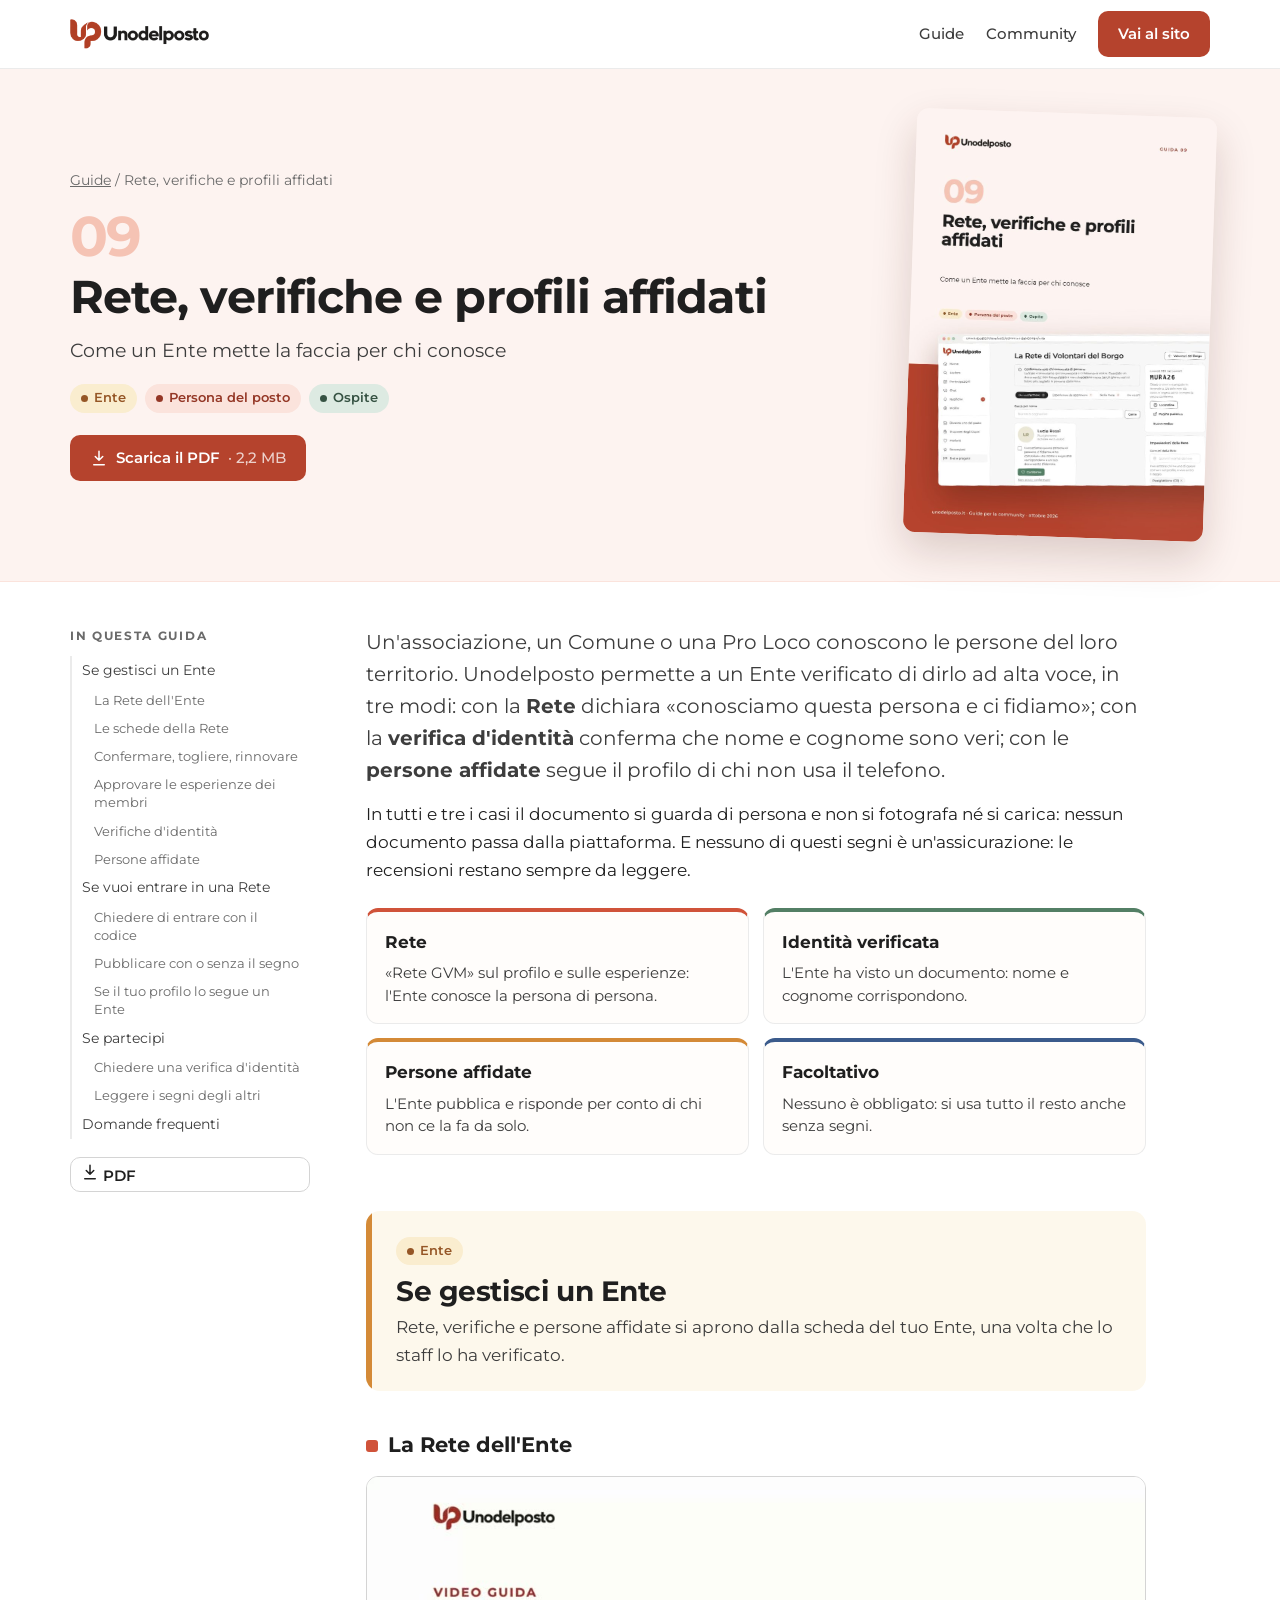
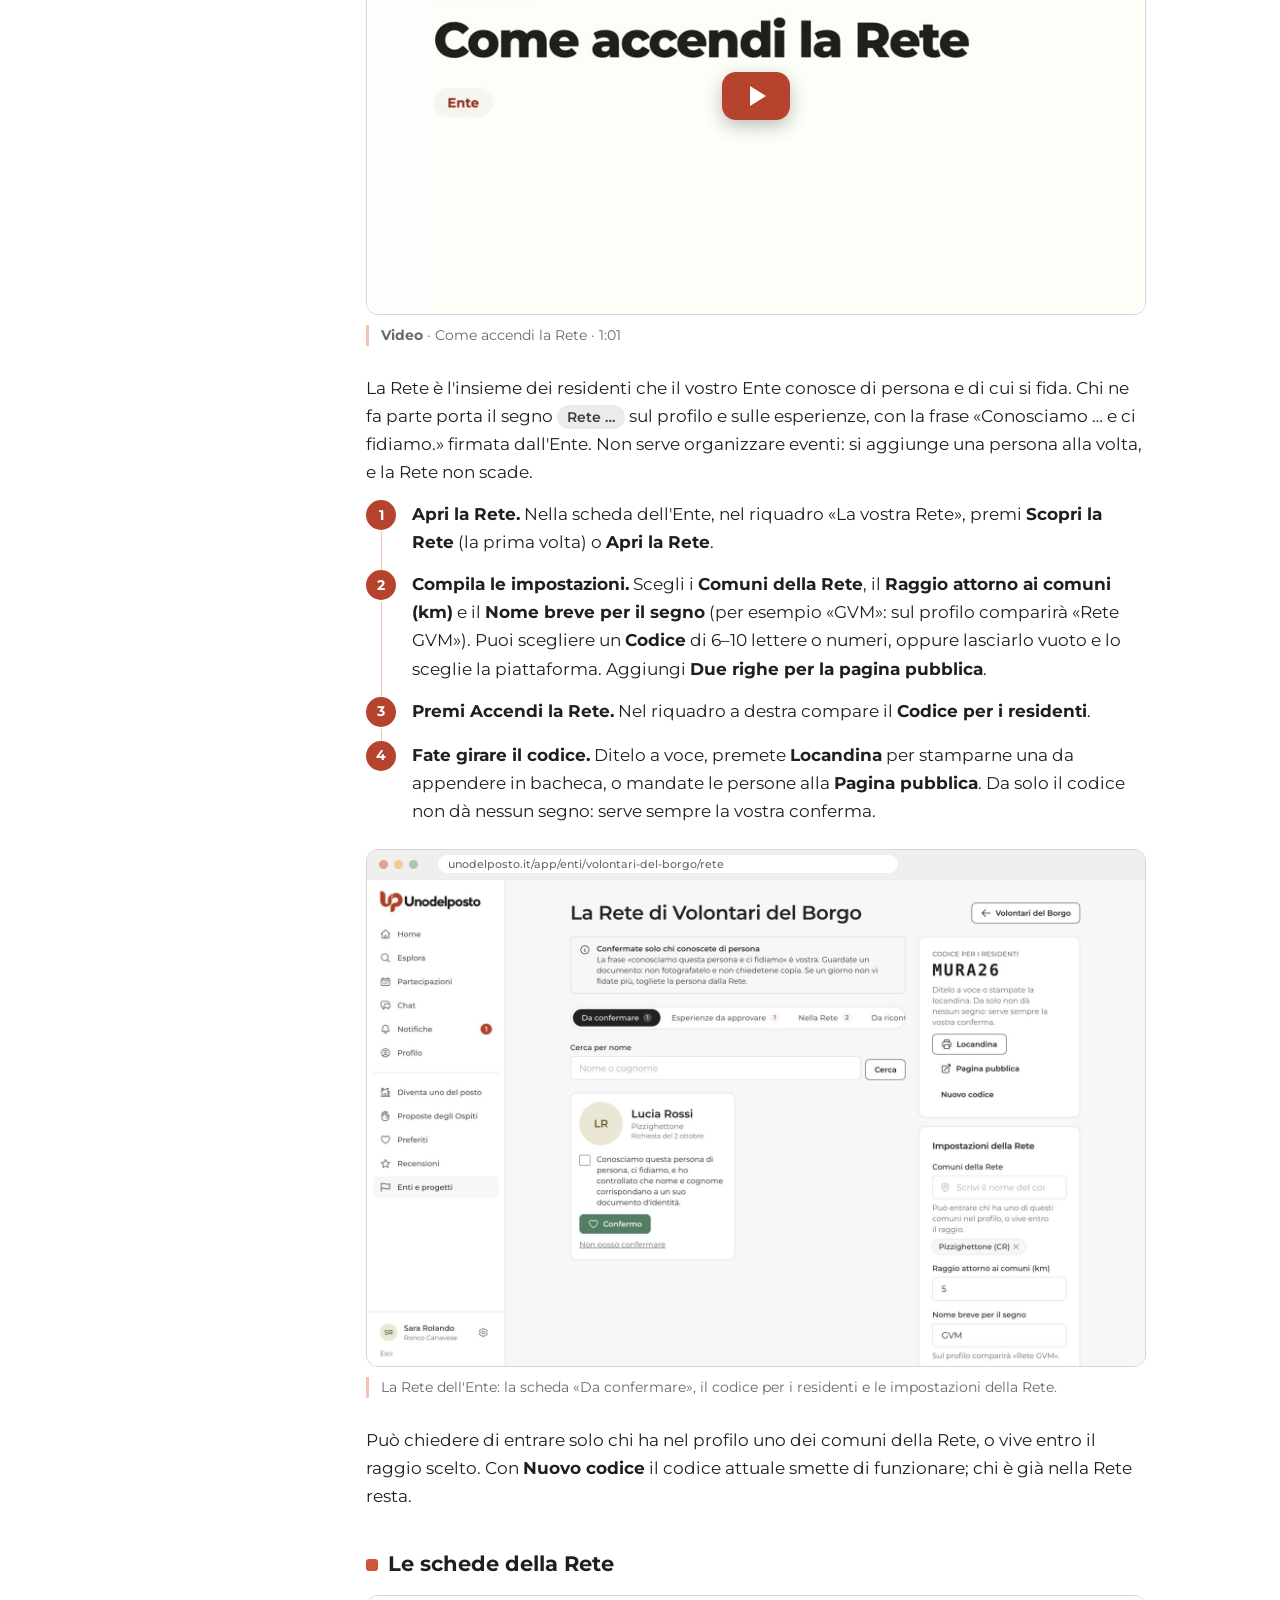
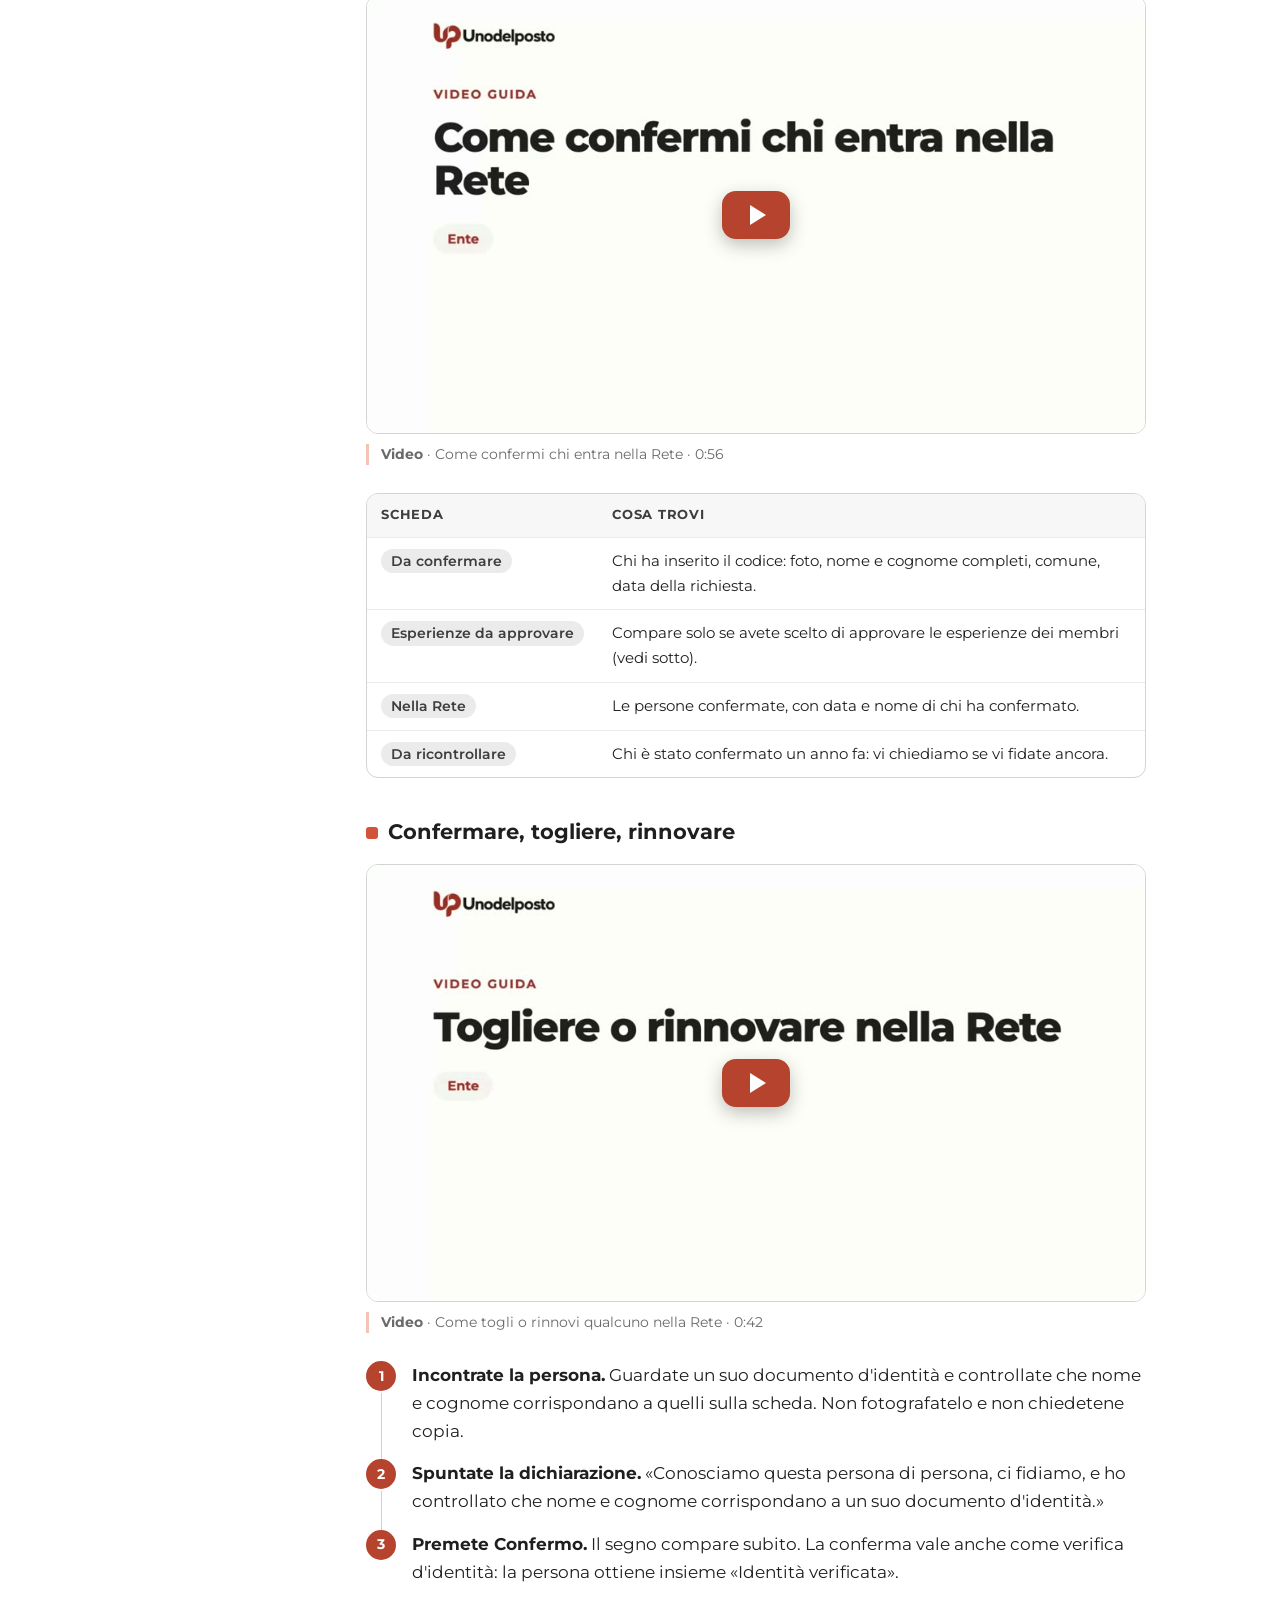
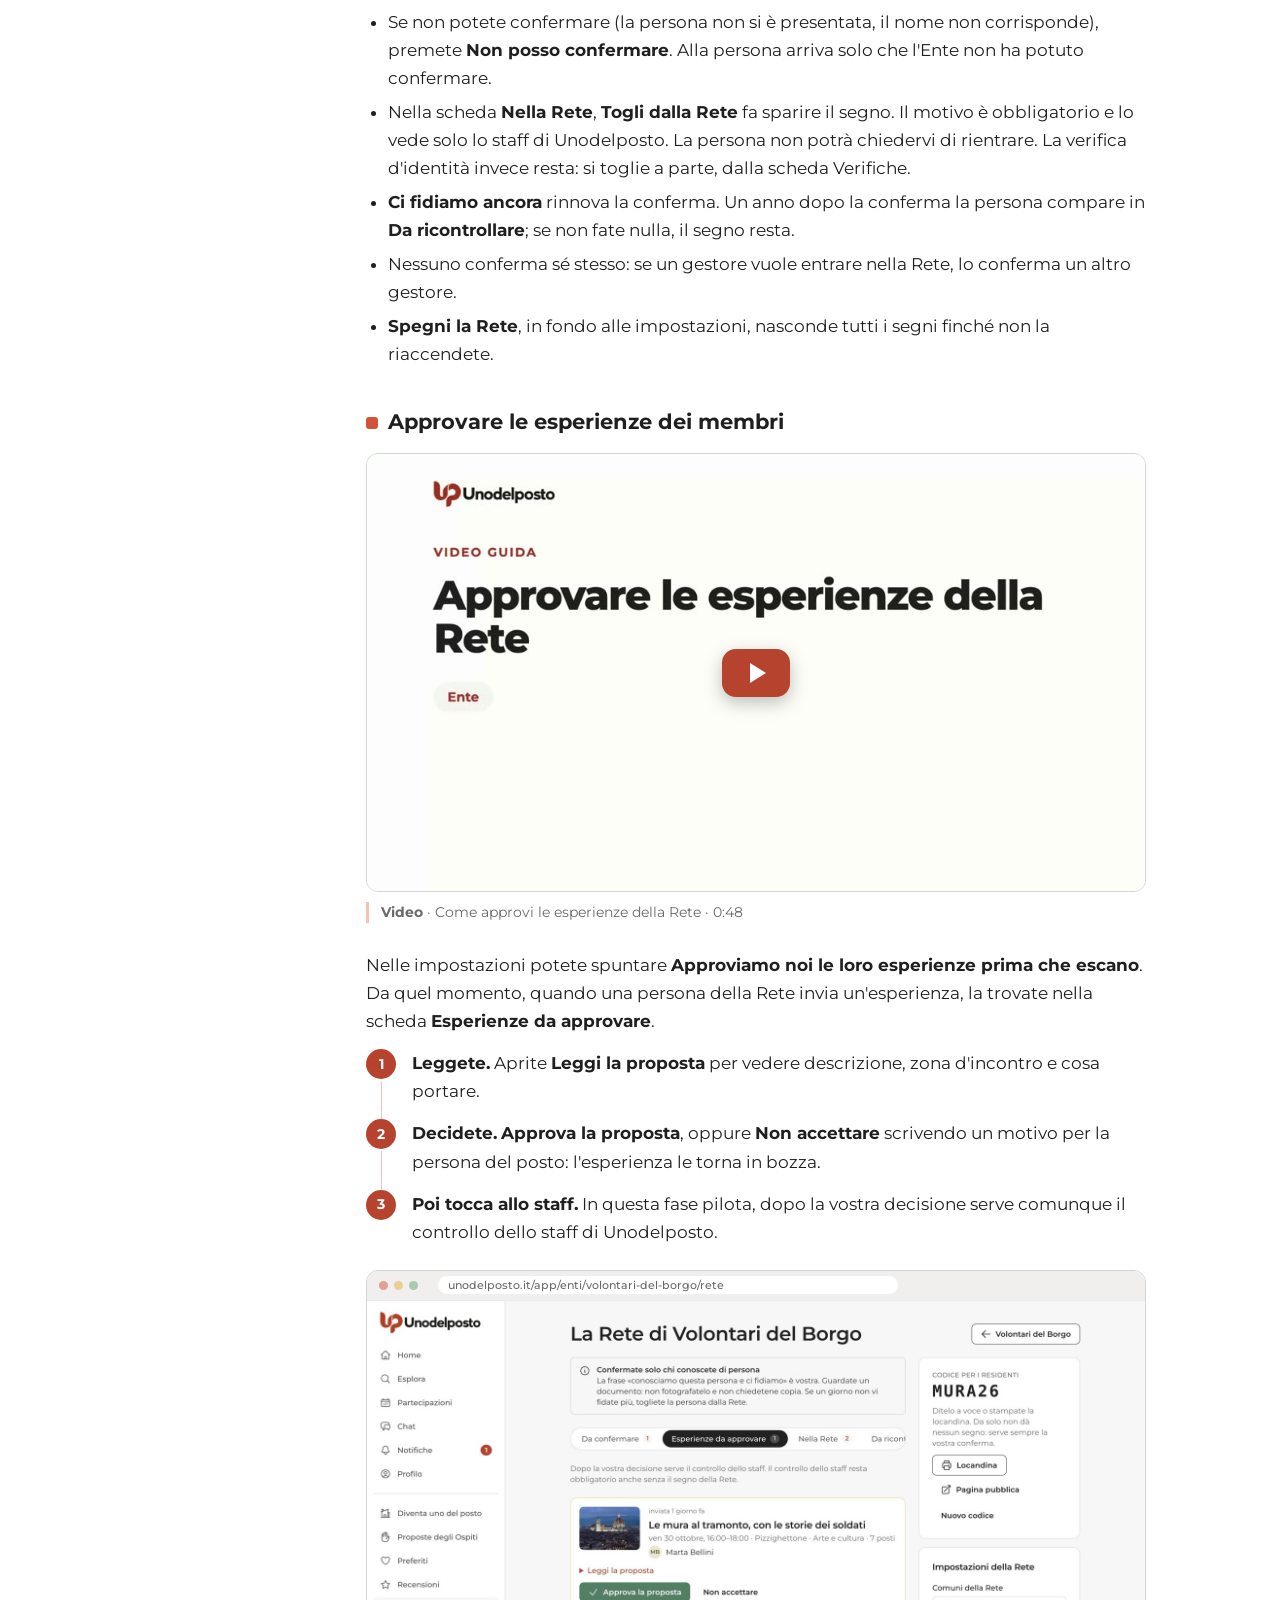
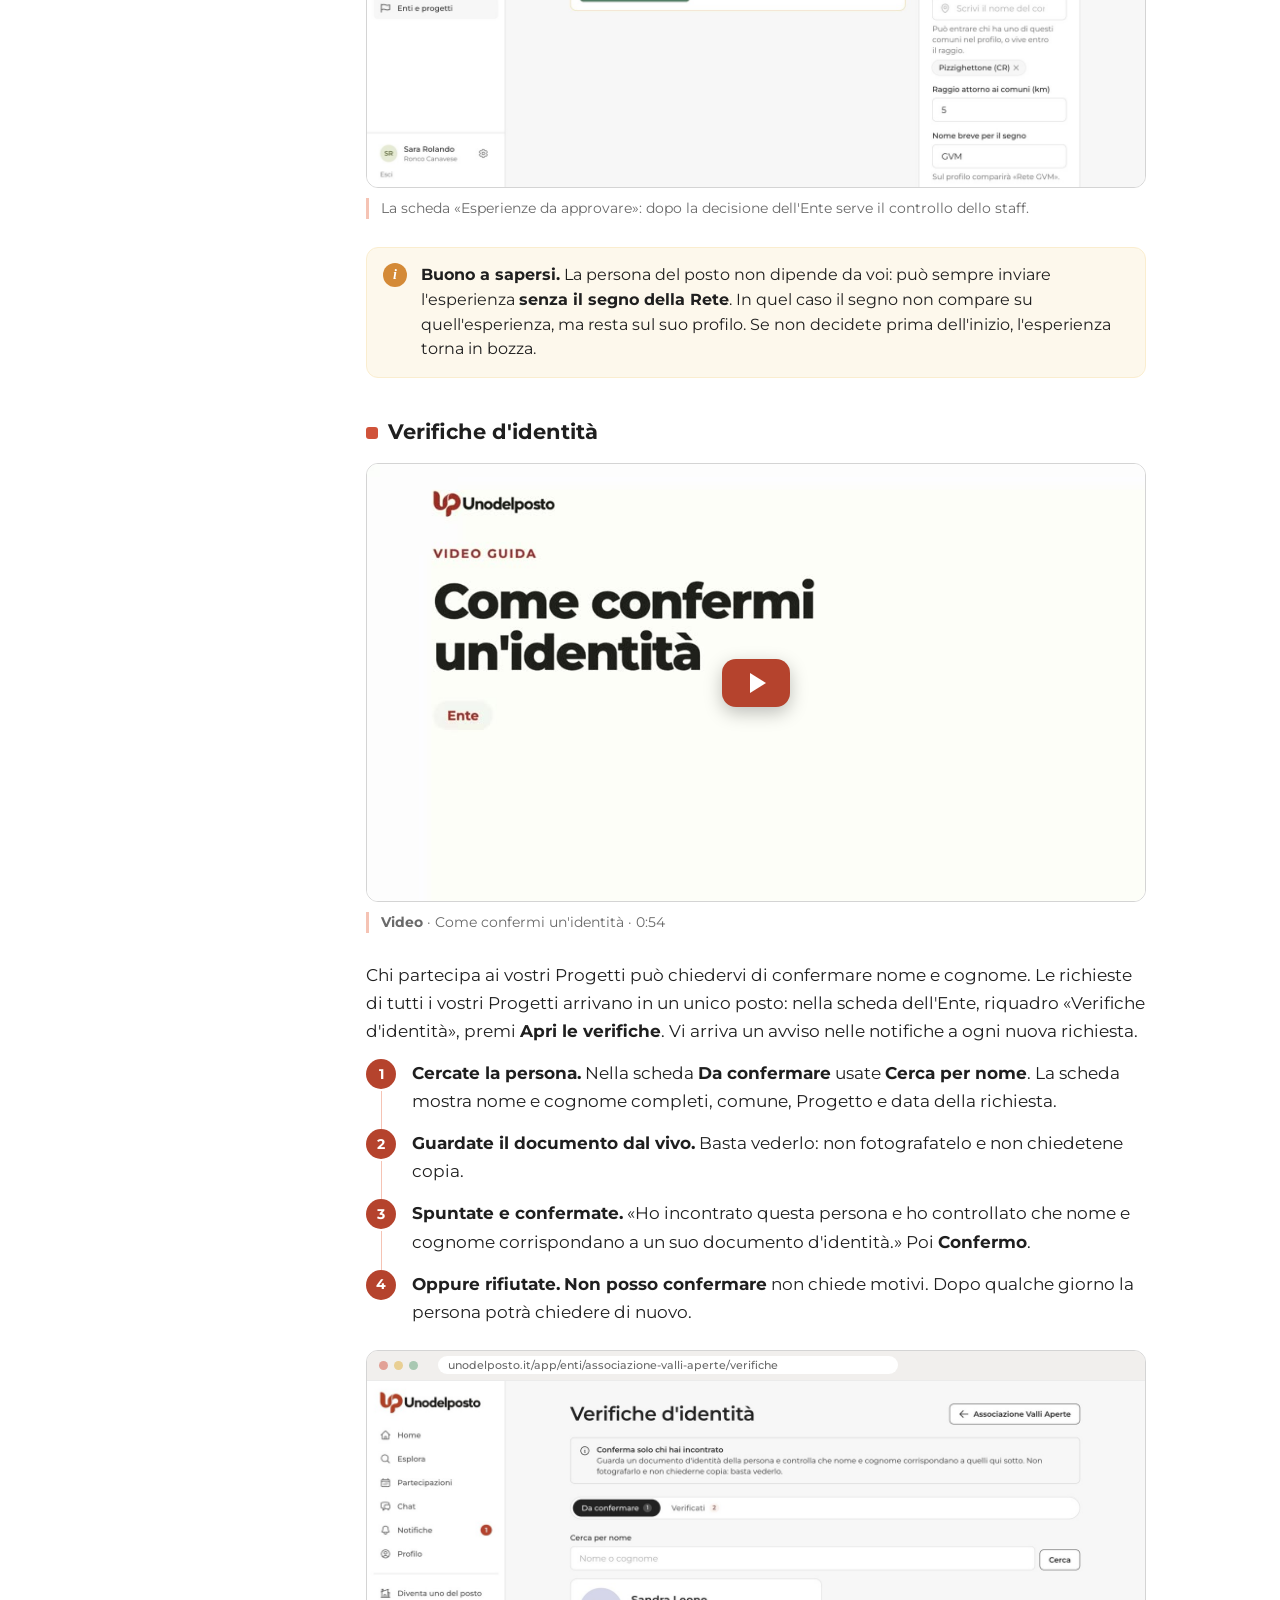
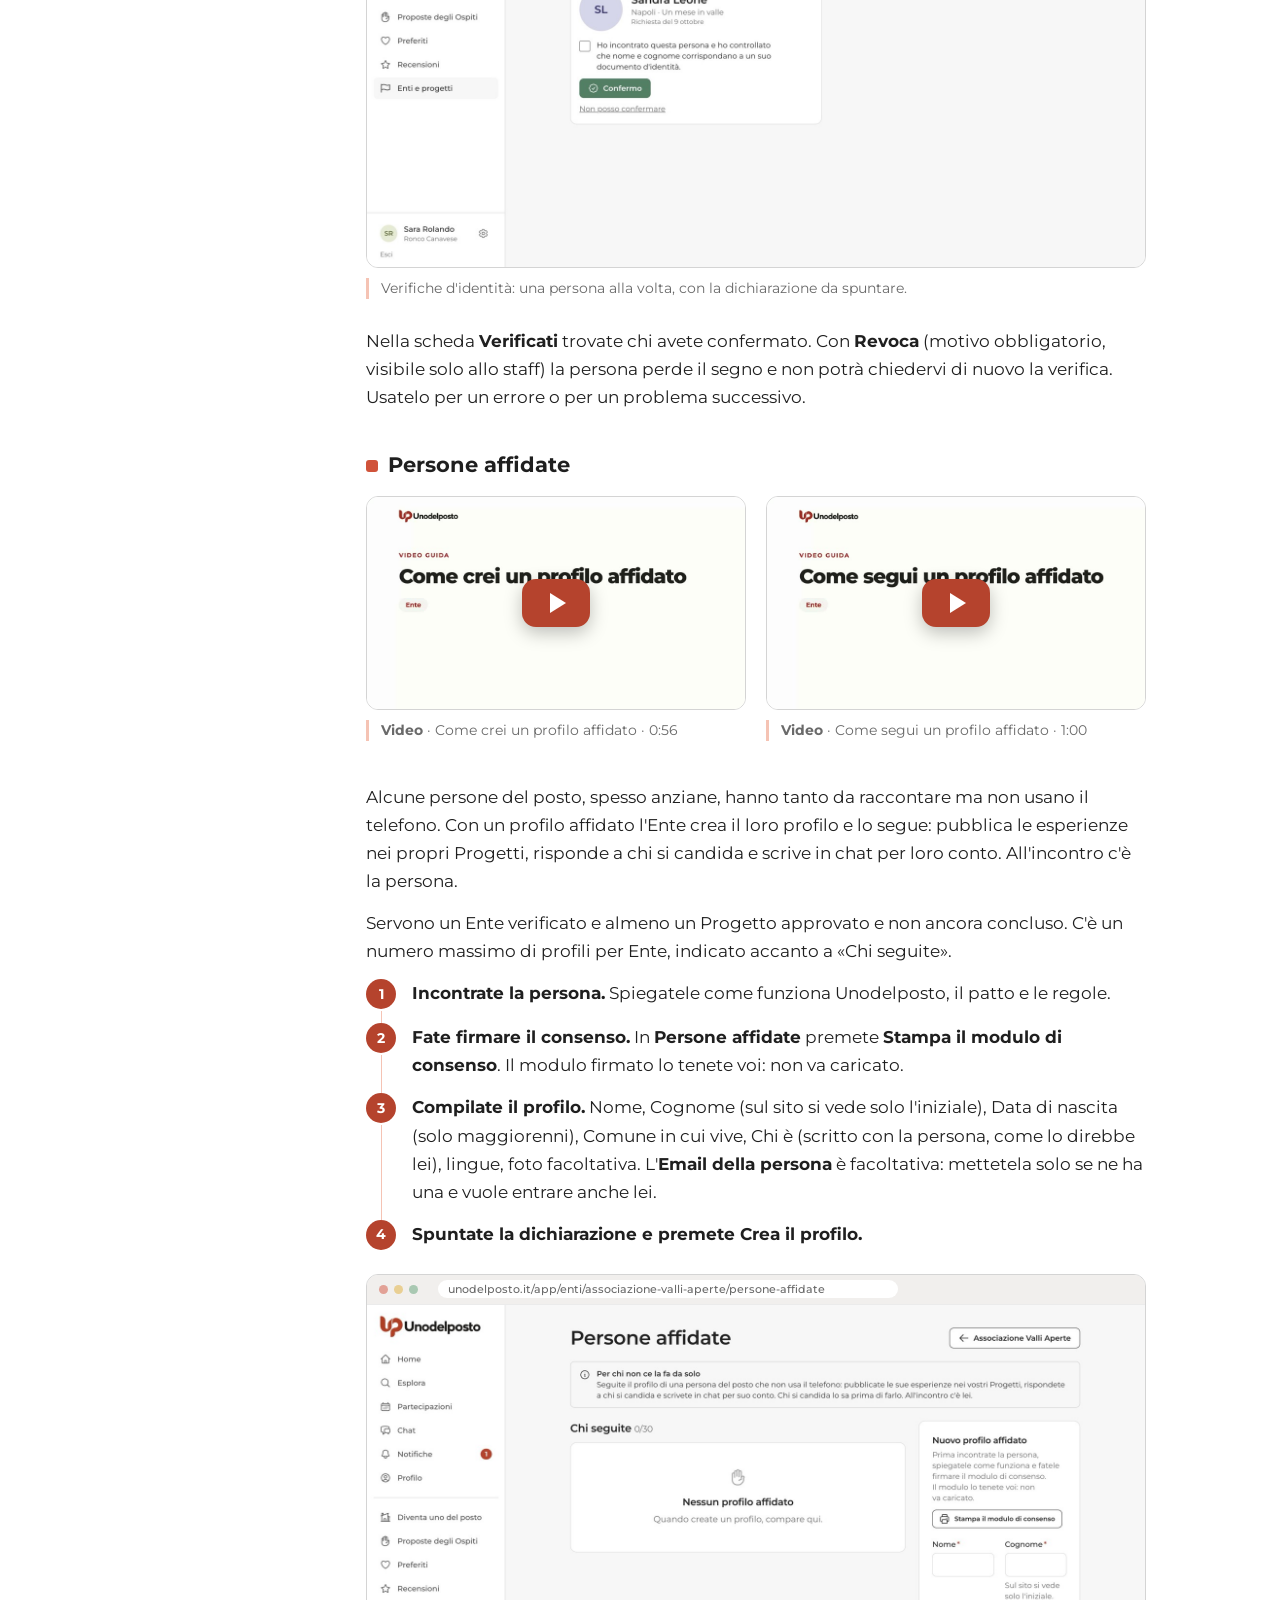
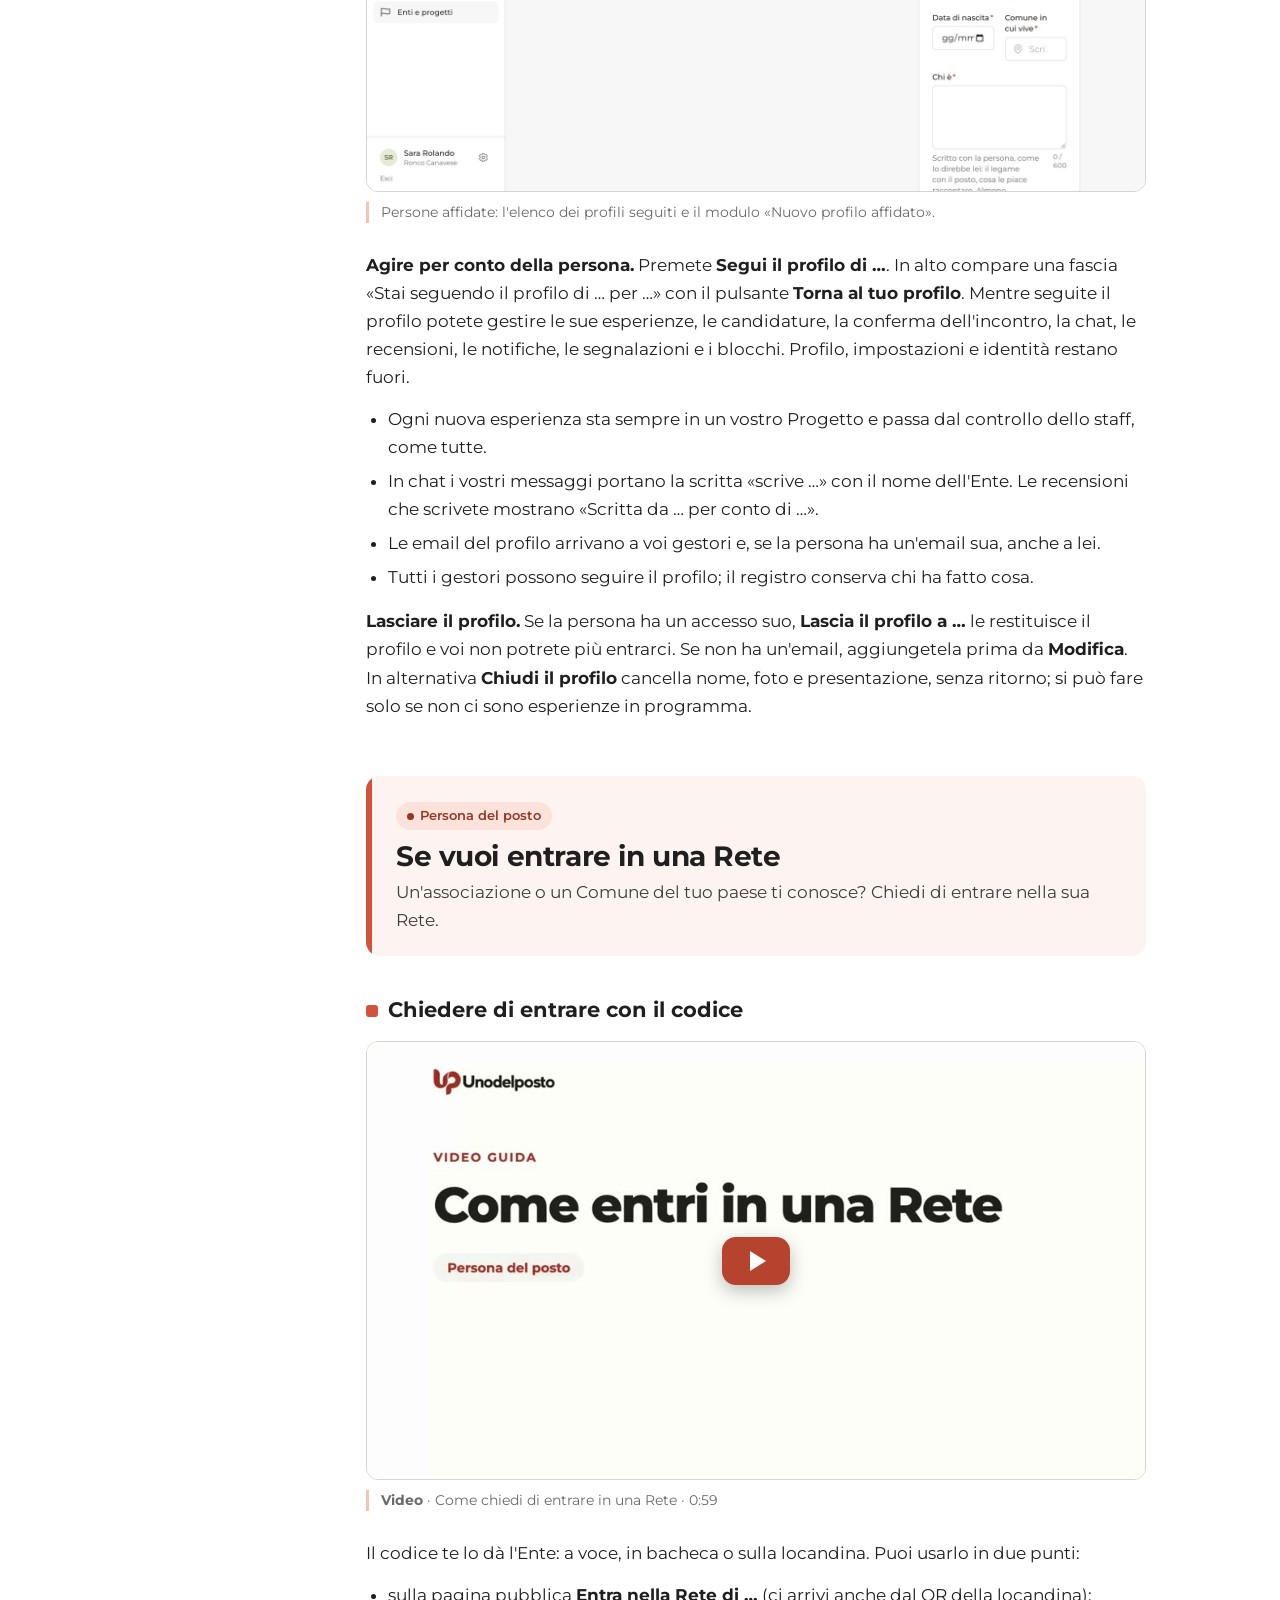
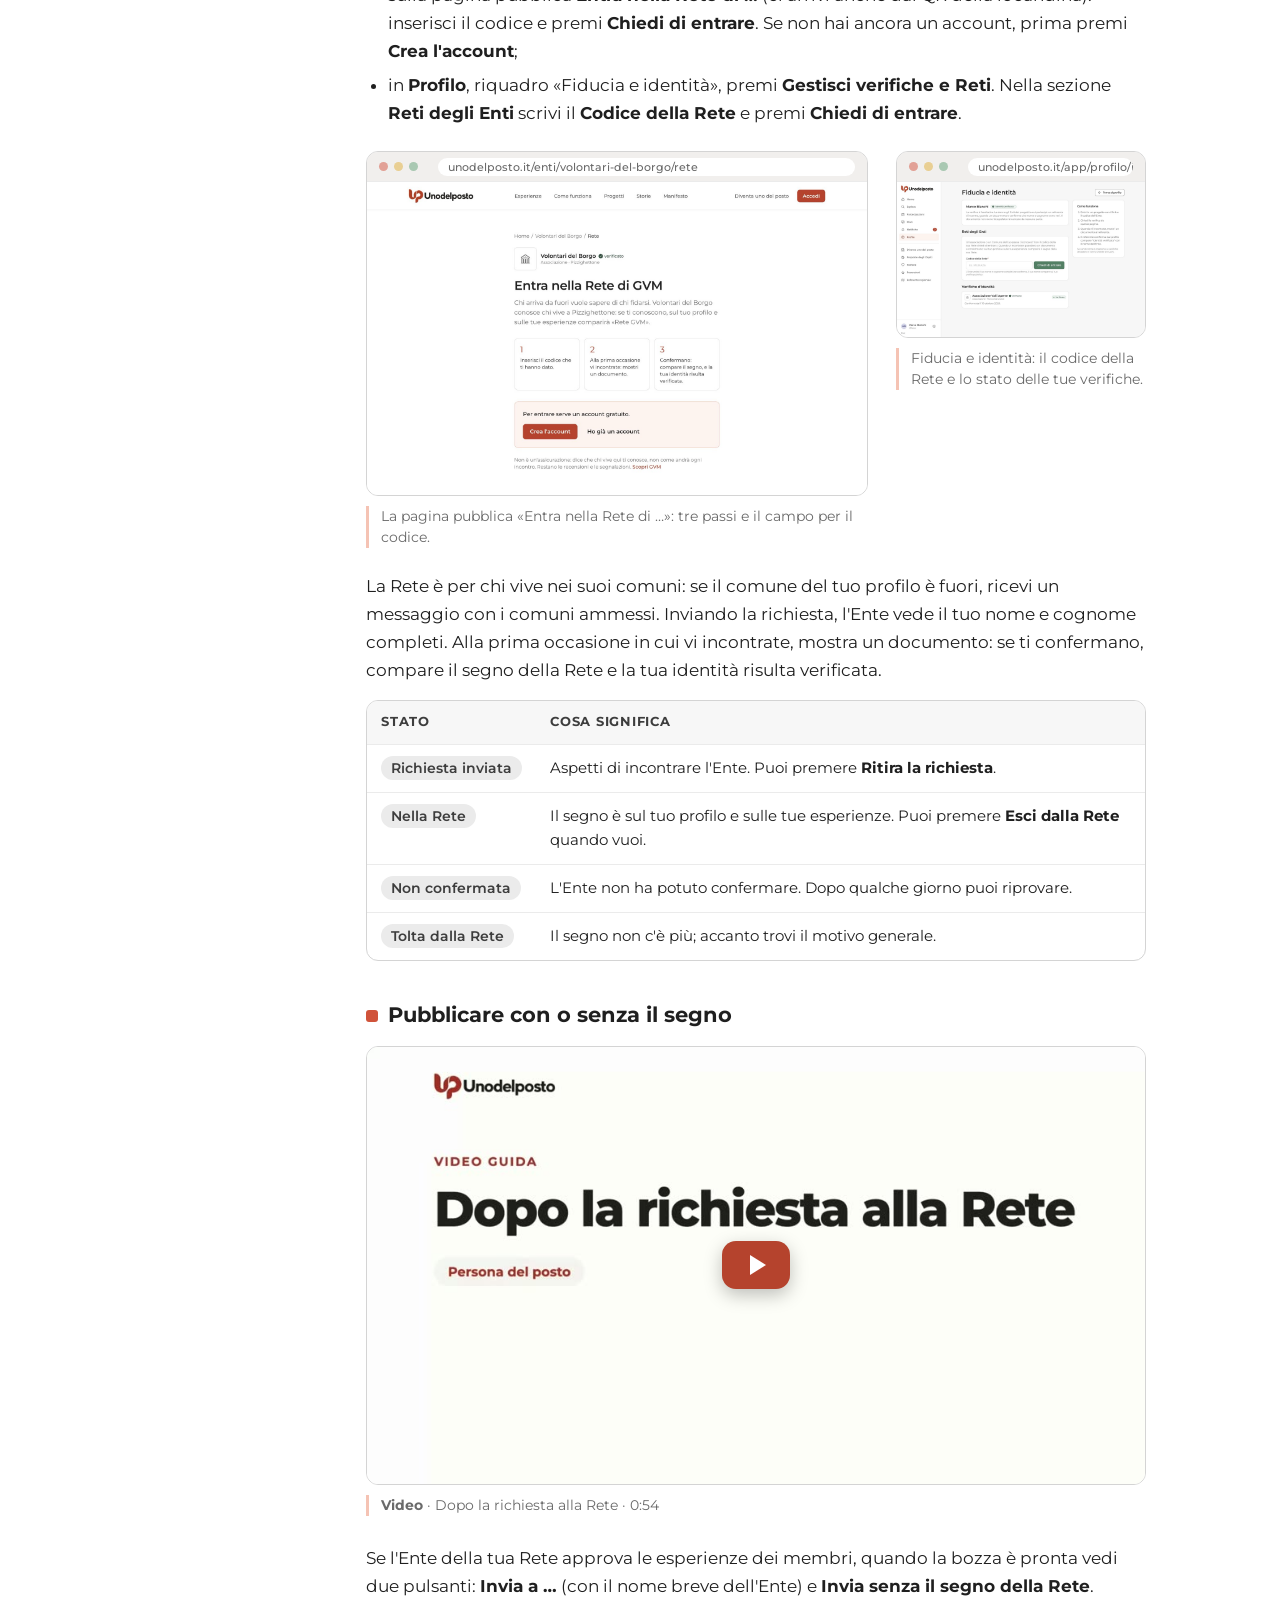
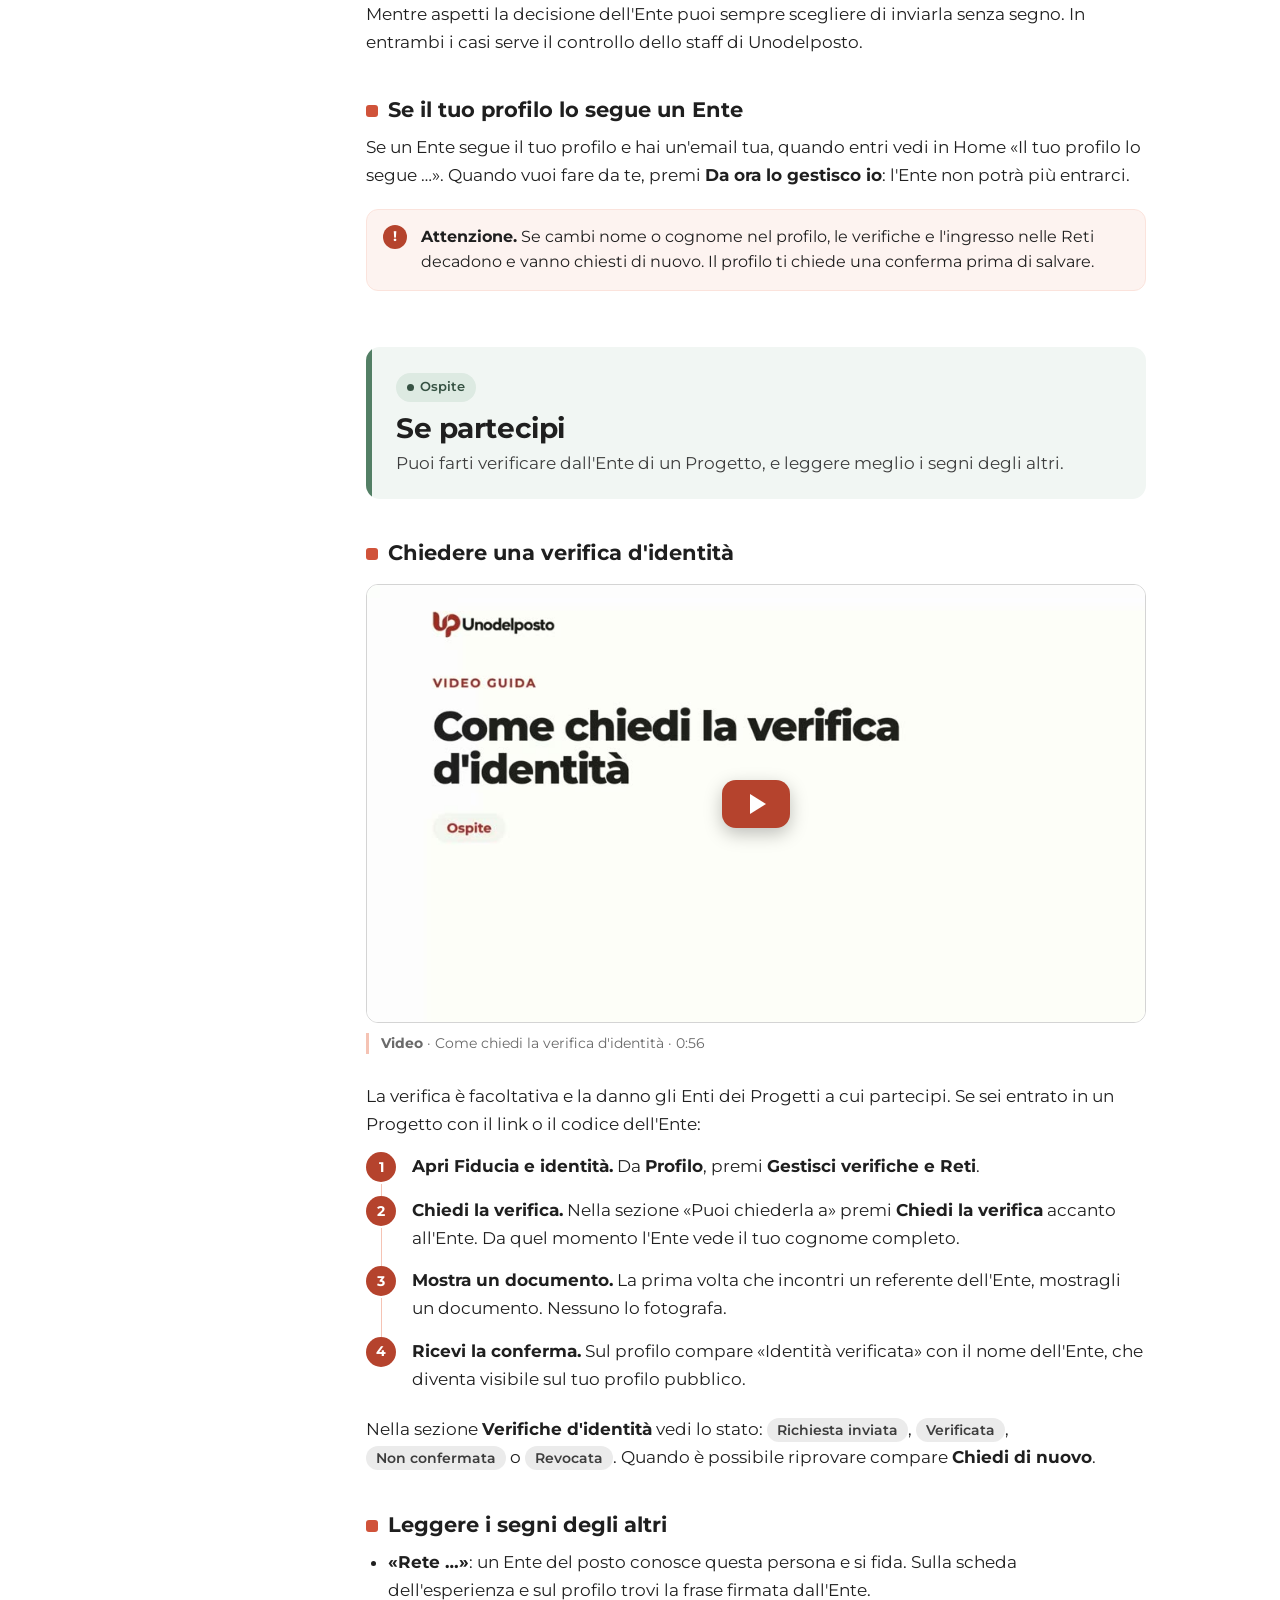
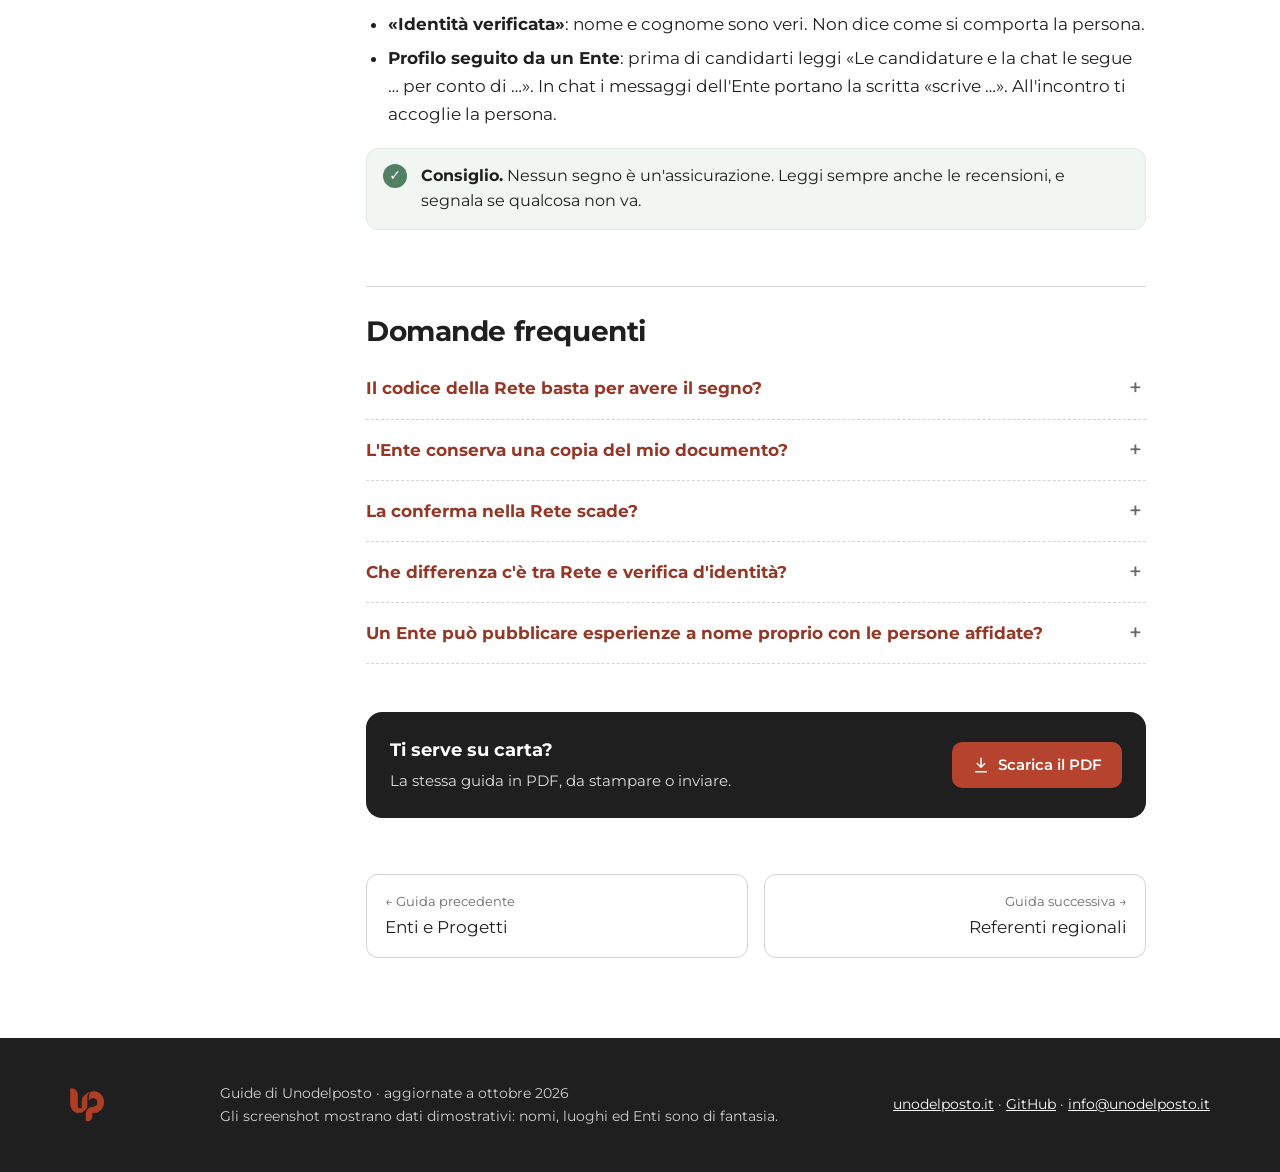
<file: docs/guide/09-rete-verifiche-profili-affidati/index.html>
<!doctype html>
<html lang="it">
<head>
<meta charset="utf-8">
<meta name="viewport" content="width=device-width, initial-scale=1">
<title>Rete, verifiche e profili affidati · Guide di Unodelposto</title>
<meta name="description" content="La Rete dell'Ente, le verifiche d'identità e i profili affidati: cosa fa l'Ente, come chiede di entrare la persona del posto e come si fa verificare un Ospite.">
<meta property="og:title" content="Rete, verifiche e profili affidati · Guide di Unodelposto">
<meta property="og:description" content="La Rete dell'Ente, le verifiche d'identità e i profili affidati: cosa fa l'Ente, come chiede di entrare la persona del posto e come si fa verificare un Ospite.">
<meta property="og:type" content="website">
<meta property="og:image" content="https://guide.unodelposto.it/guide/09-rete-verifiche-profili-affidati/copertina.jpg">
<meta name="theme-color" content="#b5432d">
<link rel="icon" href="../../assets/mark.png">
<link rel="preconnect" href="https://fonts.googleapis.com"><link rel="preconnect" href="https://fonts.gstatic.com" crossorigin>
<link href="https://fonts.googleapis.com/css2?family=Montserrat:ital,wght@0,400;0,500;0,600;0,700;1,400&display=swap" rel="stylesheet">
<link rel="stylesheet" href="../../assets/site.css">
</head>
<body>
<a class="skip" href="#contenuto">Vai al contenuto</a>
<header class="site-head"><div class="wrap">
  <a class="logo" href="../../index.html" aria-label="Guide di Unodelposto"><img src="../../assets/logo.png" alt="Unodelposto" width="139" height="30"></a>
  <nav><a href="../../index.html#guide">Guide</a><a href="https://github.com/ludovicopiccolo/unodelposto-community/discussions">Community</a><a class="btn" href="https://www.unodelposto.it">Vai al sito</a></nav>
</div></header>
<main id="contenuto">

<section class="ghero"><div class="wrap">
  <div>
    <div class="crumbs"><a href="../../index.html">Guide</a> / Rete, verifiche e profili affidati</div>
    <div class="num">09</div>
    <h1>Rete, verifiche e profili affidati</h1>
    <p class="sub">Come un Ente mette la faccia per chi conosce</p>
    <div class="roles"><span class="role ente">Ente</span><span class="role posto">Persona del posto</span><span class="role ospite">Ospite</span></div>
    <a class="btn" href="guida-rete-verifiche-profili-affidati.pdf" download><svg viewBox="0 0 24 24" fill="none" stroke="currentColor" stroke-width="2" stroke-linecap="round" stroke-linejoin="round" aria-hidden="true"><path d="M12 3v12m0 0-5-5m5 5 5-5M5 21h14"/></svg> Scarica il PDF <span style="opacity:.75;font-weight:500">· 2,2 MB</span></a>
  </div>
  <a class="cover" href="guida-rete-verifiche-profili-affidati.pdf" aria-hidden="true" tabindex="-1"><img src="copertina.jpg" alt="" width="300" height="424"></a>
</div></section>
<div class="wrap layout">
  <nav class="toc" aria-label="In questa guida"><p>In questa guida</p><ol><li><a href="#se-gestisci-un-ente">Se gestisci un Ente</a></li><li><a href="#la-rete-dell-ente" class="sub">La Rete dell'Ente</a></li><li><a href="#le-schede-della-rete" class="sub">Le schede della Rete</a></li><li><a href="#confermare-togliere-rinnovare" class="sub">Confermare, togliere, rinnovare</a></li><li><a href="#approvare-le-esperienze-dei-membri" class="sub">Approvare le esperienze dei membri</a></li><li><a href="#verifiche-d-identita" class="sub">Verifiche d'identità</a></li><li><a href="#persone-affidate" class="sub">Persone affidate</a></li><li><a href="#se-vuoi-entrare-in-una-rete">Se vuoi entrare in una Rete</a></li><li><a href="#chiedere-di-entrare-con-il-codice" class="sub">Chiedere di entrare con il codice</a></li><li><a href="#pubblicare-con-o-senza-il-segno" class="sub">Pubblicare con o senza il segno</a></li><li><a href="#se-il-tuo-profilo-lo-segue-un-ente" class="sub">Se il tuo profilo lo segue un Ente</a></li><li><a href="#se-partecipi">Se partecipi</a></li><li><a href="#chiedere-una-verifica-d-identita" class="sub">Chiedere una verifica d'identità</a></li><li><a href="#leggere-i-segni-degli-altri" class="sub">Leggere i segni degli altri</a></li><li><a href="#domande-frequenti">Domande frequenti</a></li></ol>
    <div class="dl"><a class="btn ghost" href="guida-rete-verifiche-profili-affidati.pdf" download><svg viewBox="0 0 24 24" fill="none" stroke="currentColor" stroke-width="2" stroke-linecap="round" stroke-linejoin="round" aria-hidden="true"><path d="M12 3v12m0 0-5-5m5 5 5-5M5 21h14"/></svg> PDF</a></div></nav>
  <article>
<section class="intro">
  <p>Un'associazione, un Comune o una Pro Loco conoscono le persone del loro territorio. Unodelposto permette a un Ente verificato di dirlo ad alta voce, in tre modi: con la <strong>Rete</strong> dichiara «conosciamo questa persona e ci fidiamo»; con la <strong>verifica d'identità</strong> conferma che nome e cognome sono veri; con le <strong>persone affidate</strong> segue il profilo di chi non usa il telefono.</p>
  <p>In tutti e tre i casi il documento si guarda di persona e non si fotografa né si carica: nessun documento passa dalla piattaforma. E nessuno di questi segni è un'assicurazione: le recensioni restano sempre da leggere.</p>
  <div class="cards">
    <div class="card"><h4>Rete</h4><p>«Rete GVM» sul profilo e sulle esperienze: l'Ente conosce la persona di persona.</p></div>
    <div class="card"><h4>Identità verificata</h4><p>L'Ente ha visto un documento: nome e cognome corrispondono.</p></div>
    <div class="card"><h4>Persone affidate</h4><p>L'Ente pubblica e risponde per conto di chi non ce la fa da solo.</p></div>
    <div class="card"><h4>Facoltativo</h4><p>Nessuno è obbligato: si usa tutto il resto anche senza segni.</p></div>
  </div>
</section>

<section>
  <div class="role-head" data-role="ente"><span class="role ente">Ente</span><h2 id="se-gestisci-un-ente">Se gestisci un Ente</h2><p>Rete, verifiche e persone affidate si aprono dalla scheda del tuo Ente, una volta che lo staff lo ha verificato.</p></div>

  <h3 id="la-rete-dell-ente">La Rete dell'Ente</h3><figure class="yt"><a href="https://www.youtube.com/watch?v=Luj9Yn2Lhc0" data-yt="Luj9Yn2Lhc0" aria-label="Guarda il video: Come accendi la Rete"><img src="../../guide/anteprime/09-01.jpg" alt="" loading="lazy" decoding="async"><span class="play" aria-hidden="true"></span></a><figcaption><strong>Video</strong> · Come accendi la Rete · 1:01</figcaption></figure>
  <p>La Rete è l'insieme dei residenti che il vostro Ente conosce di persona e di cui si fida. Chi ne fa parte porta il segno <span class="pill">Rete …</span> sul profilo e sulle esperienze, con la frase «Conosciamo … e ci fidiamo.» firmata dall'Ente. Non serve organizzare eventi: si aggiunge una persona alla volta, e la Rete non scade.</p>

  <ol class="steps">
    <li><strong>Apri la Rete.</strong> Nella scheda dell'Ente, nel riquadro «La vostra Rete», premi <strong>Scopri la Rete</strong> (la prima volta) o <strong>Apri la Rete</strong>.</li>
    <li><strong>Compila le impostazioni.</strong> Scegli i <strong>Comuni della Rete</strong>, il <strong>Raggio attorno ai comuni (km)</strong> e il <strong>Nome breve per il segno</strong> (per esempio «GVM»: sul profilo comparirà «Rete GVM»). Puoi scegliere un <strong>Codice</strong> di 6–10 lettere o numeri, oppure lasciarlo vuoto e lo sceglie la piattaforma. Aggiungi <strong>Due righe per la pagina pubblica</strong>.</li>
    <li><strong>Premi Accendi la Rete.</strong> Nel riquadro a destra compare il <strong>Codice per i residenti</strong>.</li>
    <li><strong>Fate girare il codice.</strong> Ditelo a voce, premete <strong>Locandina</strong> per stamparne una da appendere in bacheca, o mandate le persone alla <strong>Pagina pubblica</strong>. Da solo il codice non dà nessun segno: serve sempre la vostra conferma.</li>
  </ol>
  <figure class="shot"><div class="browser"><div class="bar"><i></i><i></i><i></i><b>unodelposto.it/app/enti/volontari-del-borgo/rete</b></div><img src="../img/e-rete.jpg" alt="La Rete dell'Ente: la scheda «Da confermare», il codice per i residenti e le impostazioni della Rete." loading="lazy" decoding="async"></div><figcaption>La Rete dell'Ente: la scheda «Da confermare», il codice per i residenti e le impostazioni della Rete.</figcaption></figure>
  <p>Può chiedere di entrare solo chi ha nel profilo uno dei comuni della Rete, o vive entro il raggio scelto. Con <strong>Nuovo codice</strong> il codice attuale smette di funzionare; chi è già nella Rete resta.</p>

  <h3 id="le-schede-della-rete">Le schede della Rete</h3><figure class="yt"><a href="https://www.youtube.com/watch?v=wGUQf4LAVSA" data-yt="wGUQf4LAVSA" aria-label="Guarda il video: Come confermi chi entra nella Rete"><img src="../../guide/anteprime/09-02.jpg" alt="" loading="lazy" decoding="async"><span class="play" aria-hidden="true"></span></a><figcaption><strong>Video</strong> · Come confermi chi entra nella Rete · 0:56</figcaption></figure>
  <div class="table-wrap"><table class="table">
    <thead><tr><th>Scheda</th><th>Cosa trovi</th></tr></thead>
    <tbody>
      <tr><td><span class="pill">Da confermare</span></td><td>Chi ha inserito il codice: foto, nome e cognome completi, comune, data della richiesta.</td></tr>
      <tr><td><span class="pill">Esperienze da approvare</span></td><td>Compare solo se avete scelto di approvare le esperienze dei membri (vedi sotto).</td></tr>
      <tr><td><span class="pill">Nella Rete</span></td><td>Le persone confermate, con data e nome di chi ha confermato.</td></tr>
      <tr><td><span class="pill">Da ricontrollare</span></td><td>Chi è stato confermato un anno fa: vi chiediamo se vi fidate ancora.</td></tr>
    </tbody>
  </table></div>

  <h3 id="confermare-togliere-rinnovare">Confermare, togliere, rinnovare</h3><figure class="yt"><a href="https://www.youtube.com/watch?v=A78KFRbyma8" data-yt="A78KFRbyma8" aria-label="Guarda il video: Come togli o rinnovi qualcuno nella Rete"><img src="../../guide/anteprime/09-03.jpg" alt="" loading="lazy" decoding="async"><span class="play" aria-hidden="true"></span></a><figcaption><strong>Video</strong> · Come togli o rinnovi qualcuno nella Rete · 0:42</figcaption></figure>
  <ol class="steps">
    <li><strong>Incontrate la persona.</strong> Guardate un suo documento d'identità e controllate che nome e cognome corrispondano a quelli sulla scheda. Non fotografatelo e non chiedetene copia.</li>
    <li><strong>Spuntate la dichiarazione.</strong> «Conosciamo questa persona di persona, ci fidiamo, e ho controllato che nome e cognome corrispondano a un suo documento d'identità.»</li>
    <li><strong>Premete Confermo.</strong> Il segno compare subito. La conferma vale anche come verifica d'identità: la persona ottiene insieme «Identità verificata».</li>
  </ol>
  <ul>
    <li>Se non potete confermare (la persona non si è presentata, il nome non corrisponde), premete <strong>Non posso confermare</strong>. Alla persona arriva solo che l'Ente non ha potuto confermare.</li>
    <li>Nella scheda <strong>Nella Rete</strong>, <strong>Togli dalla Rete</strong> fa sparire il segno. Il motivo è obbligatorio e lo vede solo lo staff di Unodelposto. La persona non potrà chiedervi di rientrare. La verifica d'identità invece resta: si toglie a parte, dalla scheda Verifiche.</li>
    <li><strong>Ci fidiamo ancora</strong> rinnova la conferma. Un anno dopo la conferma la persona compare in <strong>Da ricontrollare</strong>; se non fate nulla, il segno resta.</li>
    <li>Nessuno conferma sé stesso: se un gestore vuole entrare nella Rete, lo conferma un altro gestore.</li>
    <li><strong>Spegni la Rete</strong>, in fondo alle impostazioni, nasconde tutti i segni finché non la riaccendete.</li>
  </ul>

  <h3 id="approvare-le-esperienze-dei-membri">Approvare le esperienze dei membri</h3><figure class="yt"><a href="https://www.youtube.com/watch?v=wrf4mkT_Dww" data-yt="wrf4mkT_Dww" aria-label="Guarda il video: Come approvi le esperienze della Rete"><img src="../../guide/anteprime/09-04.jpg" alt="" loading="lazy" decoding="async"><span class="play" aria-hidden="true"></span></a><figcaption><strong>Video</strong> · Come approvi le esperienze della Rete · 0:48</figcaption></figure>
  <p>Nelle impostazioni potete spuntare <strong>Approviamo noi le loro esperienze prima che escano</strong>. Da quel momento, quando una persona della Rete invia un'esperienza, la trovate nella scheda <strong>Esperienze da approvare</strong>.</p>
  <ol class="steps">
    <li><strong>Leggete.</strong> Aprite <strong>Leggi la proposta</strong> per vedere descrizione, zona d'incontro e cosa portare.</li>
    <li><strong>Decidete.</strong> <strong>Approva la proposta</strong>, oppure <strong>Non accettare</strong> scrivendo un motivo per la persona del posto: l'esperienza le torna in bozza.</li>
    <li><strong>Poi tocca allo staff.</strong> In questa fase pilota, dopo la vostra decisione serve comunque il controllo dello staff di Unodelposto.</li>
  </ol>
  <figure class="shot"><div class="browser"><div class="bar"><i></i><i></i><i></i><b>unodelposto.it/app/enti/volontari-del-borgo/rete</b></div><img src="../img/e-rete-esperienze.jpg" alt="La scheda «Esperienze da approvare»: dopo la decisione dell'Ente serve il controllo dello staff." loading="lazy" decoding="async"></div><figcaption>La scheda «Esperienze da approvare»: dopo la decisione dell'Ente serve il controllo dello staff.</figcaption></figure>
  <aside class="note"><strong>Buono a sapersi.</strong> La persona del posto non dipende da voi: può sempre inviare l'esperienza <strong>senza il segno della Rete</strong>. In quel caso il segno non compare su quell'esperienza, ma resta sul suo profilo. Se non decidete prima dell'inizio, l'esperienza torna in bozza.</aside>

  <div class="pagebreak"></div>

  <h3 id="verifiche-d-identita">Verifiche d'identità</h3><figure class="yt"><a href="https://www.youtube.com/watch?v=4pqbx5IoL9s" data-yt="4pqbx5IoL9s" aria-label="Guarda il video: Come confermi un'identità"><img src="../../guide/anteprime/09-05.jpg" alt="" loading="lazy" decoding="async"><span class="play" aria-hidden="true"></span></a><figcaption><strong>Video</strong> · Come confermi un'identità · 0:54</figcaption></figure>
  <p>Chi partecipa ai vostri Progetti può chiedervi di confermare nome e cognome. Le richieste di tutti i vostri Progetti arrivano in un unico posto: nella scheda dell'Ente, riquadro «Verifiche d'identità», premi <strong>Apri le verifiche</strong>. Vi arriva un avviso nelle notifiche a ogni nuova richiesta.</p>
  <ol class="steps">
    <li><strong>Cercate la persona.</strong> Nella scheda <strong>Da confermare</strong> usate <strong>Cerca per nome</strong>. La scheda mostra nome e cognome completi, comune, Progetto e data della richiesta.</li>
    <li><strong>Guardate il documento dal vivo.</strong> Basta vederlo: non fotografatelo e non chiedetene copia.</li>
    <li><strong>Spuntate e confermate.</strong> «Ho incontrato questa persona e ho controllato che nome e cognome corrispondano a un suo documento d'identità.» Poi <strong>Confermo</strong>.</li>
    <li><strong>Oppure rifiutate.</strong> <strong>Non posso confermare</strong> non chiede motivi. Dopo qualche giorno la persona potrà chiedere di nuovo.</li>
  </ol>
  <figure class="shot"><div class="browser"><div class="bar"><i></i><i></i><i></i><b>unodelposto.it/app/enti/associazione-valli-aperte/verifiche</b></div><img src="../img/e-verifiche.jpg" alt="Verifiche d'identità: una persona alla volta, con la dichiarazione da spuntare." loading="lazy" decoding="async"></div><figcaption>Verifiche d'identità: una persona alla volta, con la dichiarazione da spuntare.</figcaption></figure>
  <p>Nella scheda <strong>Verificati</strong> trovate chi avete confermato. Con <strong>Revoca</strong> (motivo obbligatorio, visibile solo allo staff) la persona perde il segno e non potrà chiedervi di nuovo la verifica. Usatelo per un errore o per un problema successivo.</p>

  <h3 id="persone-affidate">Persone affidate</h3><div class="yt-grid"><figure class="yt"><a href="https://www.youtube.com/watch?v=CS44l8A-Ylo" data-yt="CS44l8A-Ylo" aria-label="Guarda il video: Come crei un profilo affidato"><img src="../../guide/anteprime/09-06.jpg" alt="" loading="lazy" decoding="async"><span class="play" aria-hidden="true"></span></a><figcaption><strong>Video</strong> · Come crei un profilo affidato · 0:56</figcaption></figure><figure class="yt"><a href="https://www.youtube.com/watch?v=8qbW5Rkl8C4" data-yt="8qbW5Rkl8C4" aria-label="Guarda il video: Come segui un profilo affidato"><img src="../../guide/anteprime/09-07.jpg" alt="" loading="lazy" decoding="async"><span class="play" aria-hidden="true"></span></a><figcaption><strong>Video</strong> · Come segui un profilo affidato · 1:00</figcaption></figure></div>
  <p>Alcune persone del posto, spesso anziane, hanno tanto da raccontare ma non usano il telefono. Con un profilo affidato l'Ente crea il loro profilo e lo segue: pubblica le esperienze nei propri Progetti, risponde a chi si candida e scrive in chat per loro conto. All'incontro c'è la persona.</p>
  <p>Servono un Ente verificato e almeno un Progetto approvato e non ancora concluso. C'è un numero massimo di profili per Ente, indicato accanto a «Chi seguite».</p>
  <ol class="steps">
    <li><strong>Incontrate la persona.</strong> Spiegatele come funziona Unodelposto, il patto e le regole.</li>
    <li><strong>Fate firmare il consenso.</strong> In <strong>Persone affidate</strong> premete <strong>Stampa il modulo di consenso</strong>. Il modulo firmato lo tenete voi: non va caricato.</li>
    <li><strong>Compilate il profilo.</strong> Nome, Cognome (sul sito si vede solo l'iniziale), Data di nascita (solo maggiorenni), Comune in cui vive, Chi è (scritto con la persona, come lo direbbe lei), lingue, foto facoltativa. L'<strong>Email della persona</strong> è facoltativa: mettetela solo se ne ha una e vuole entrare anche lei.</li>
    <li><strong>Spuntate la dichiarazione e premete Crea il profilo.</strong></li>
  </ol>
  <figure class="shot"><div class="browser"><div class="bar"><i></i><i></i><i></i><b>unodelposto.it/app/enti/associazione-valli-aperte/persone-affidate</b></div><img src="../img/e-affidate.jpg" alt="Persone affidate: l'elenco dei profili seguiti e il modulo «Nuovo profilo affidato»." loading="lazy" decoding="async"></div><figcaption>Persone affidate: l'elenco dei profili seguiti e il modulo «Nuovo profilo affidato».</figcaption></figure>

  <p><strong>Agire per conto della persona.</strong> Premete <strong>Segui il profilo di …</strong>. In alto compare una fascia «Stai seguendo il profilo di … per …» con il pulsante <strong>Torna al tuo profilo</strong>. Mentre seguite il profilo potete gestire le sue esperienze, le candidature, la conferma dell'incontro, la chat, le recensioni, le notifiche, le segnalazioni e i blocchi. Profilo, impostazioni e identità restano fuori.</p>
  <ul>
    <li>Ogni nuova esperienza sta sempre in un vostro Progetto e passa dal controllo dello staff, come tutte.</li>
    <li>In chat i vostri messaggi portano la scritta «scrive …» con il nome dell'Ente. Le recensioni che scrivete mostrano «Scritta da … per conto di …».</li>
    <li>Le email del profilo arrivano a voi gestori e, se la persona ha un'email sua, anche a lei.</li>
    <li>Tutti i gestori possono seguire il profilo; il registro conserva chi ha fatto cosa.</li>
  </ul>

  <p><strong>Lasciare il profilo.</strong> Se la persona ha un accesso suo, <strong>Lascia il profilo a …</strong> le restituisce il profilo e voi non potrete più entrarci. Se non ha un'email, aggiungetela prima da <strong>Modifica</strong>. In alternativa <strong>Chiudi il profilo</strong> cancella nome, foto e presentazione, senza ritorno; si può fare solo se non ci sono esperienze in programma.</p>
</section>

<div class="pagebreak"></div>

<section>
  <div class="role-head" data-role="posto"><span class="role posto">Persona del posto</span><h2 id="se-vuoi-entrare-in-una-rete">Se vuoi entrare in una Rete</h2><p>Un'associazione o un Comune del tuo paese ti conosce? Chiedi di entrare nella sua Rete.</p></div>

  <h3 id="chiedere-di-entrare-con-il-codice">Chiedere di entrare con il codice</h3><figure class="yt"><a href="https://www.youtube.com/watch?v=RR5vCxcKtOI" data-yt="RR5vCxcKtOI" aria-label="Guarda il video: Come chiedi di entrare in una Rete"><img src="../../guide/anteprime/09-08.jpg" alt="" loading="lazy" decoding="async"><span class="play" aria-hidden="true"></span></a><figcaption><strong>Video</strong> · Come chiedi di entrare in una Rete · 0:59</figcaption></figure>
  <p>Il codice te lo dà l'Ente: a voce, in bacheca o sulla locandina. Puoi usarlo in due punti:</p>
  <ul>
    <li>sulla pagina pubblica <strong>Entra nella Rete di …</strong> (ci arrivi anche dal QR della locandina): inserisci il codice e premi <strong>Chiedi di entrare</strong>. Se non hai ancora un account, prima premi <strong>Crea l'account</strong>;</li>
    <li>in <strong>Profilo</strong>, riquadro «Fiducia e identità», premi <strong>Gestisci verifiche e Reti</strong>. Nella sezione <strong>Reti degli Enti</strong> scrivi il <strong>Codice della Rete</strong> e premi <strong>Chiedi di entrare</strong>.</li>
  </ul>
  <div class="pair">
    <figure class="shot"><div class="browser"><div class="bar"><i></i><i></i><i></i><b>unodelposto.it/enti/volontari-del-borgo/rete</b></div><img src="../img/pub-rete.jpg" alt="La pagina pubblica «Entra nella Rete di …»: tre passi e il campo per il codice." loading="lazy" decoding="async"></div><figcaption>La pagina pubblica «Entra nella Rete di …»: tre passi e il campo per il codice.</figcaption></figure>
    <figure class="shot"><div class="browser"><div class="bar"><i></i><i></i><i></i><b>unodelposto.it/app/profilo/identita</b></div><img src="../img/g-identita.jpg" alt="Fiducia e identità: il codice della Rete e lo stato delle tue verifiche." loading="lazy" decoding="async"></div><figcaption>Fiducia e identità: il codice della Rete e lo stato delle tue verifiche.</figcaption></figure>
  </div>
  <p>La Rete è per chi vive nei suoi comuni: se il comune del tuo profilo è fuori, ricevi un messaggio con i comuni ammessi. Inviando la richiesta, l'Ente vede il tuo nome e cognome completi. Alla prima occasione in cui vi incontrate, mostra un documento: se ti confermano, compare il segno della Rete e la tua identità risulta verificata.</p>
  <div class="table-wrap"><table class="table">
    <thead><tr><th>Stato</th><th>Cosa significa</th></tr></thead>
    <tbody>
      <tr><td><span class="pill">Richiesta inviata</span></td><td>Aspetti di incontrare l'Ente. Puoi premere <strong>Ritira la richiesta</strong>.</td></tr>
      <tr><td><span class="pill">Nella Rete</span></td><td>Il segno è sul tuo profilo e sulle tue esperienze. Puoi premere <strong>Esci dalla Rete</strong> quando vuoi.</td></tr>
      <tr><td><span class="pill">Non confermata</span></td><td>L'Ente non ha potuto confermare. Dopo qualche giorno puoi riprovare.</td></tr>
      <tr><td><span class="pill">Tolta dalla Rete</span></td><td>Il segno non c'è più; accanto trovi il motivo generale.</td></tr>
    </tbody>
  </table></div>

  <h3 id="pubblicare-con-o-senza-il-segno">Pubblicare con o senza il segno</h3><figure class="yt"><a href="https://www.youtube.com/watch?v=nLCx1XhiqtI" data-yt="nLCx1XhiqtI" aria-label="Guarda il video: Dopo la richiesta alla Rete"><img src="../../guide/anteprime/09-09.jpg" alt="" loading="lazy" decoding="async"><span class="play" aria-hidden="true"></span></a><figcaption><strong>Video</strong> · Dopo la richiesta alla Rete · 0:54</figcaption></figure>
  <p>Se l'Ente della tua Rete approva le esperienze dei membri, quando la bozza è pronta vedi due pulsanti: <strong>Invia a …</strong> (con il nome breve dell'Ente) e <strong>Invia senza il segno della Rete</strong>. Mentre aspetti la decisione dell'Ente puoi sempre scegliere di inviarla senza segno. In entrambi i casi serve il controllo dello staff di Unodelposto.</p>

  <h3 id="se-il-tuo-profilo-lo-segue-un-ente">Se il tuo profilo lo segue un Ente</h3>
  <p>Se un Ente segue il tuo profilo e hai un'email tua, quando entri vedi in Home «Il tuo profilo lo segue …». Quando vuoi fare da te, premi <strong>Da ora lo gestisco io</strong>: l'Ente non potrà più entrarci.</p>
  <aside class="warn"><strong>Attenzione.</strong> Se cambi nome o cognome nel profilo, le verifiche e l'ingresso nelle Reti decadono e vanno chiesti di nuovo. Il profilo ti chiede una conferma prima di salvare.</aside>
</section>

<section>
  <div class="role-head" data-role="ospite"><span class="role ospite">Ospite</span><h2 id="se-partecipi">Se partecipi</h2><p>Puoi farti verificare dall'Ente di un Progetto, e leggere meglio i segni degli altri.</p></div>

  <h3 id="chiedere-una-verifica-d-identita">Chiedere una verifica d'identità</h3><figure class="yt"><a href="https://www.youtube.com/watch?v=LAaO1sF6eqs" data-yt="LAaO1sF6eqs" aria-label="Guarda il video: Come chiedi la verifica d'identità"><img src="../../guide/anteprime/09-10.jpg" alt="" loading="lazy" decoding="async"><span class="play" aria-hidden="true"></span></a><figcaption><strong>Video</strong> · Come chiedi la verifica d'identità · 0:56</figcaption></figure>
  <p>La verifica è facoltativa e la danno gli Enti dei Progetti a cui partecipi. Se sei entrato in un Progetto con il link o il codice dell'Ente:</p>
  <ol class="steps">
    <li><strong>Apri Fiducia e identità.</strong> Da <strong>Profilo</strong>, premi <strong>Gestisci verifiche e Reti</strong>.</li>
    <li><strong>Chiedi la verifica.</strong> Nella sezione «Puoi chiederla a» premi <strong>Chiedi la verifica</strong> accanto all'Ente. Da quel momento l'Ente vede il tuo cognome completo.</li>
    <li><strong>Mostra un documento.</strong> La prima volta che incontri un referente dell'Ente, mostragli un documento. Nessuno lo fotografa.</li>
    <li><strong>Ricevi la conferma.</strong> Sul profilo compare «Identità verificata» con il nome dell'Ente, che diventa visibile sul tuo profilo pubblico.</li>
  </ol>
  <p>Nella sezione <strong>Verifiche d'identità</strong> vedi lo stato: <span class="pill">Richiesta inviata</span>, <span class="pill">Verificata</span>, <span class="pill">Non confermata</span> o <span class="pill">Revocata</span>. Quando è possibile riprovare compare <strong>Chiedi di nuovo</strong>.</p>

  <h3 id="leggere-i-segni-degli-altri">Leggere i segni degli altri</h3>
  <ul>
    <li><strong>«Rete …»</strong>: un Ente del posto conosce questa persona e si fida. Sulla scheda dell'esperienza e sul profilo trovi la frase firmata dall'Ente.</li>
    <li><strong>«Identità verificata»</strong>: nome e cognome sono veri. Non dice come si comporta la persona.</li>
    <li><strong>Profilo seguito da un Ente</strong>: prima di candidarti leggi «Le candidature e la chat le segue … per conto di …». In chat i messaggi dell'Ente portano la scritta «scrive …». All'incontro ti accoglie la persona.</li>
  </ul>
  <aside class="tip"><strong>Consiglio.</strong> Nessun segno è un'assicurazione. Leggi sempre anche le recensioni, e segnala se qualcosa non va.</aside>
</section>

<section class="faq-section">
  <h2 id="domande-frequenti">Domande frequenti</h2>
  <details class="faq"><summary>Il codice della Rete basta per avere il segno?</summary><p>No. Il codice apre solo la richiesta. Il segno arriva quando un gestore dell'Ente ti incontra e conferma.</p></details>
  <details class="faq"><summary>L'Ente conserva una copia del mio documento?</summary><p>No. Il documento si guarda dal vivo e non si fotografa né si carica da nessuna parte.</p></details>
  <details class="faq"><summary>La conferma nella Rete scade?</summary><p>No. Una volta all'anno l'Ente riceve un promemoria per ricontrollare; se non fa nulla, il segno resta.</p></details>
  <details class="faq"><summary>Che differenza c'è tra Rete e verifica d'identità?</summary><p>La verifica dice che nome e cognome sono veri. La Rete dice di più: l'Ente conosce la persona e si fida. Entrare nella Rete vale anche come verifica.</p></details>
  <details class="faq"><summary>Un Ente può pubblicare esperienze a nome proprio con le persone affidate?</summary><p>No. Pubblica sempre a nome di una persona vera, che è presente all'incontro, e solo nei propri Progetti.</p></details>
</section>
    <div class="dlbox"><div><h4>Ti serve su carta?</h4><p>La stessa guida in PDF, da stampare o inviare.</p></div><a class="btn" href="guida-rete-verifiche-profili-affidati.pdf" download><svg viewBox="0 0 24 24" fill="none" stroke="currentColor" stroke-width="2" stroke-linecap="round" stroke-linejoin="round" aria-hidden="true"><path d="M12 3v12m0 0-5-5m5 5 5-5M5 21h14"/></svg> Scarica il PDF</a></div>
    <nav class="pager" aria-label="Altre guide">
      <a class="prev" href="../08-enti-e-progetti/index.html"><small>← Guida precedente</small>Enti e Progetti</a>
      <a class="next" href="../10-referenti-regionali/index.html"><small>Guida successiva →</small>Referenti regionali</a>
    </nav>
  </article>
</div>
<script>
// Evidenzia nell'indice la sezione che stai leggendo
(() => {
  const links = [...document.querySelectorAll('.toc a[href^="#"]')];
  const map = new Map(links.map(a => [a.getAttribute('href').slice(1), a]));
  const io = new IntersectionObserver(es => es.forEach(e => { if (e.isIntersecting) { links.forEach(a => a.classList.remove('on')); map.get(e.target.id)?.classList.add('on'); } }), { rootMargin: '-90px 0px -70% 0px' });
  document.querySelectorAll('article h2[id], article h3[id]').forEach(h => io.observe(h));
})();
</script><script>
// Video: al clic l'anteprima diventa il player di YouTube
document.querySelectorAll('a[data-yt]').forEach(a => a.addEventListener('click', e => {
  e.preventDefault();
  const f = document.createElement('iframe');
  f.src = 'https://www.youtube-nocookie.com/embed/' + a.dataset.yt + '?autoplay=1&rel=0';
  f.title = a.getAttribute('aria-label'); f.allow = 'autoplay; encrypted-media; picture-in-picture; fullscreen'; f.allowFullscreen = true;
  a.replaceWith(f);
}));
</script>
</main>
<footer class="site-foot"><div class="wrap">
  <img src="../../assets/mark.png" alt="" width="34" height="34">
  <div>Guide di Unodelposto · aggiornate a ottobre 2026<br>Gli screenshot mostrano dati dimostrativi: nomi, luoghi ed Enti sono di fantasia.</div>
  <div><a href="https://www.unodelposto.it">unodelposto.it</a> · <a href="https://github.com/ludovicopiccolo/unodelposto-community">GitHub</a> · <a href="mailto:info@unodelposto.it">info@unodelposto.it</a></div>
</div></footer>
</body>
</html>
</file>
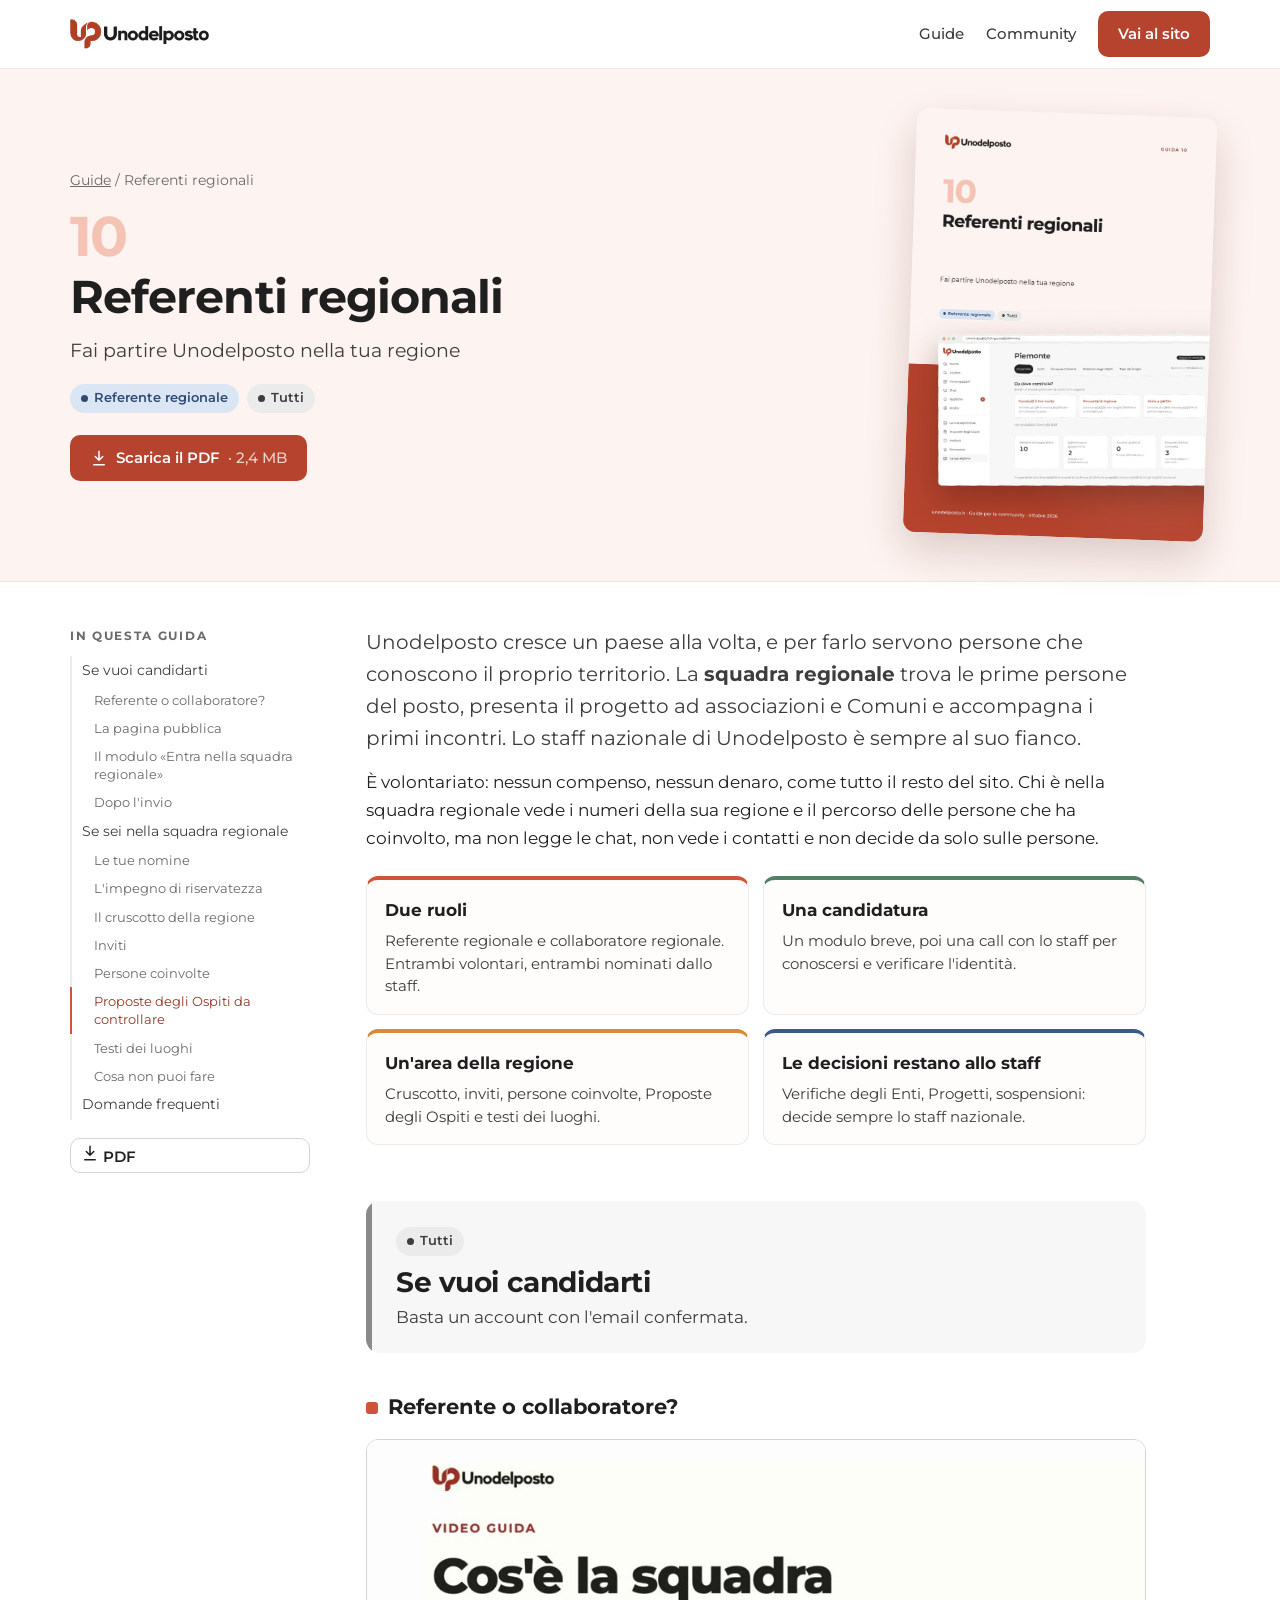
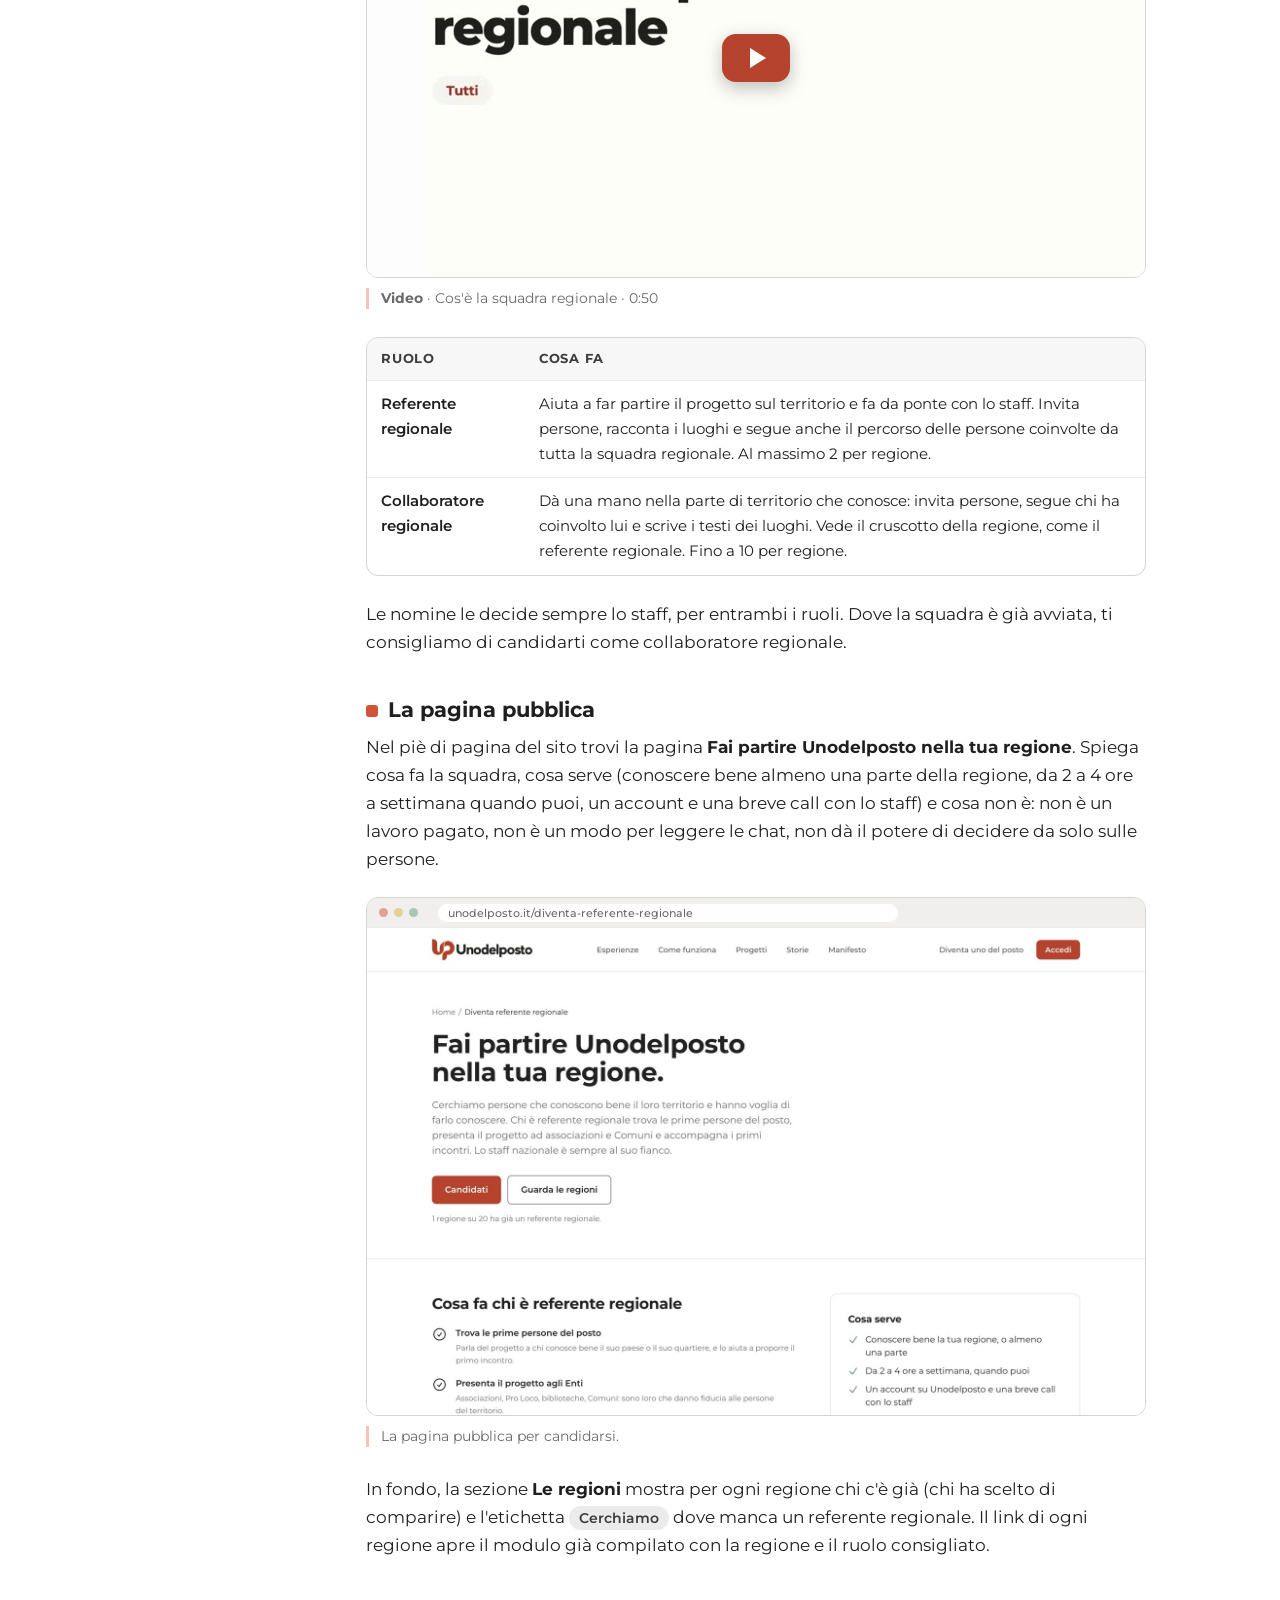
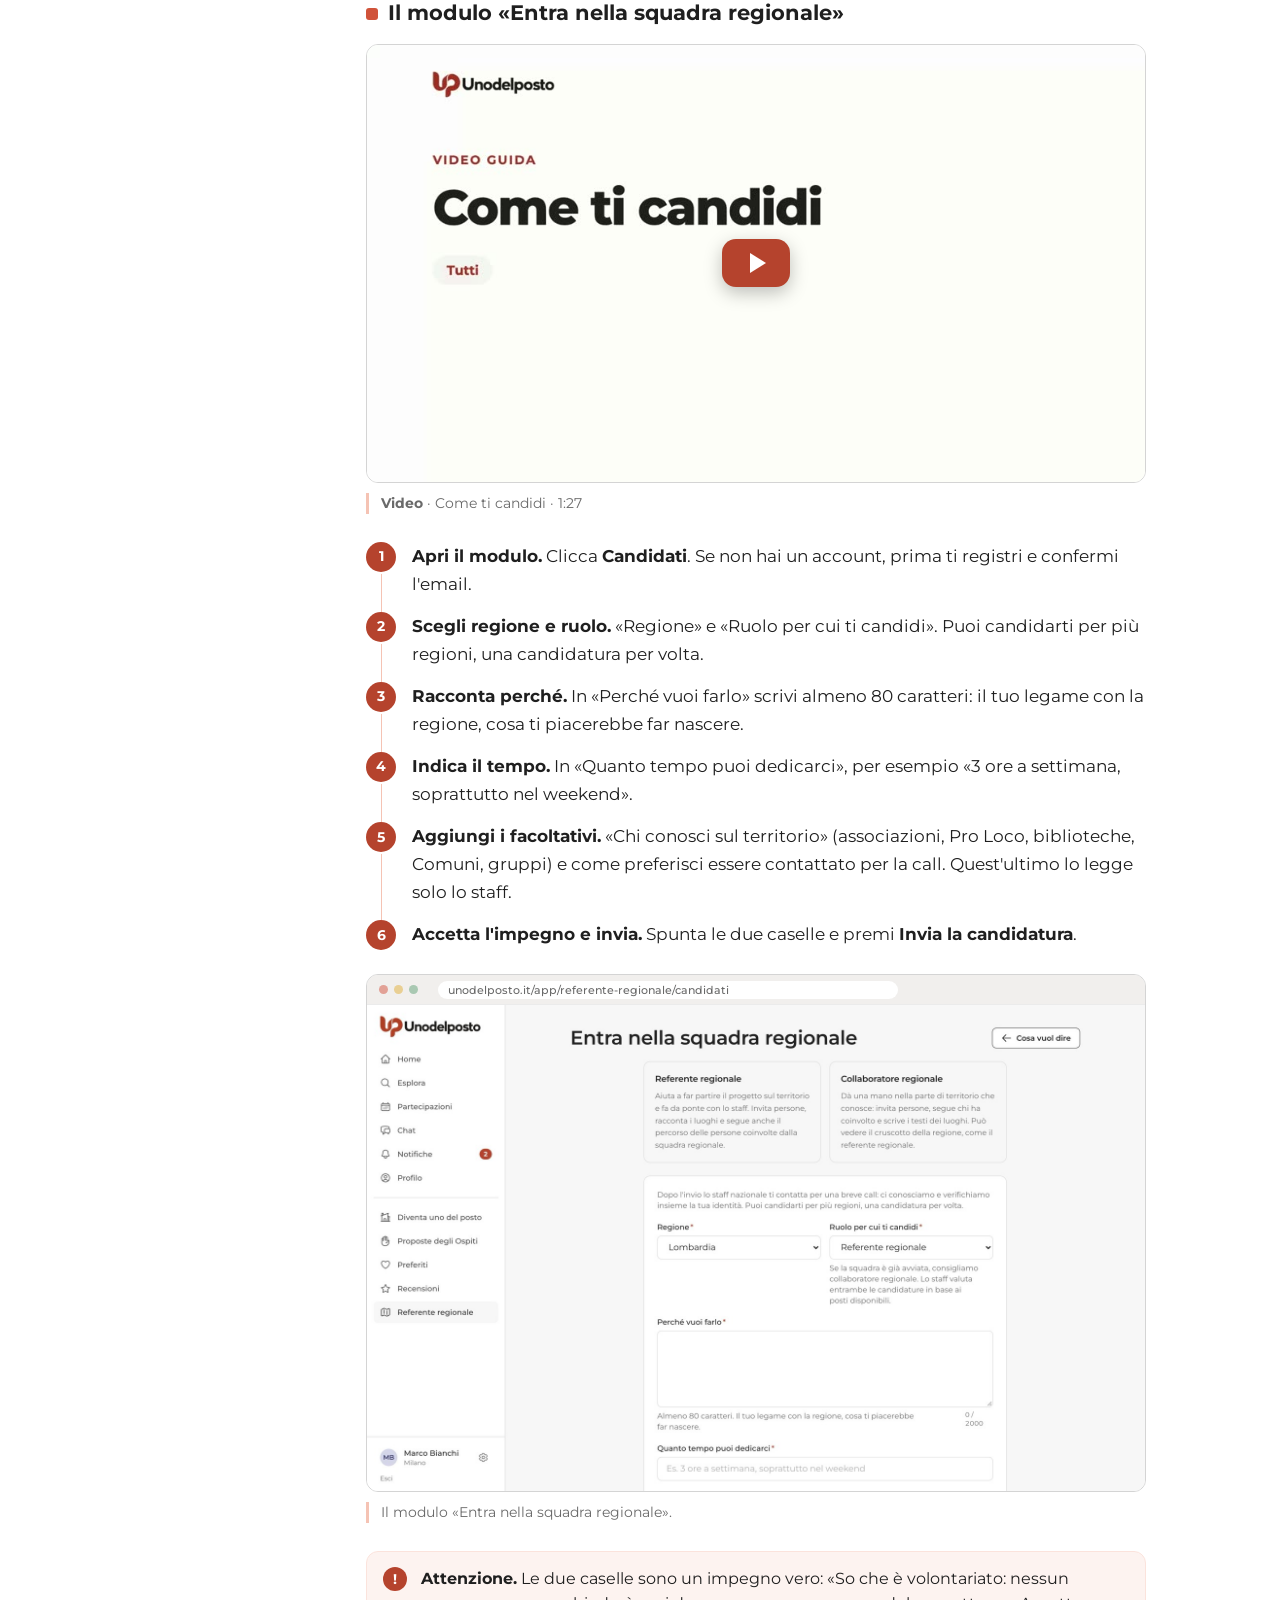
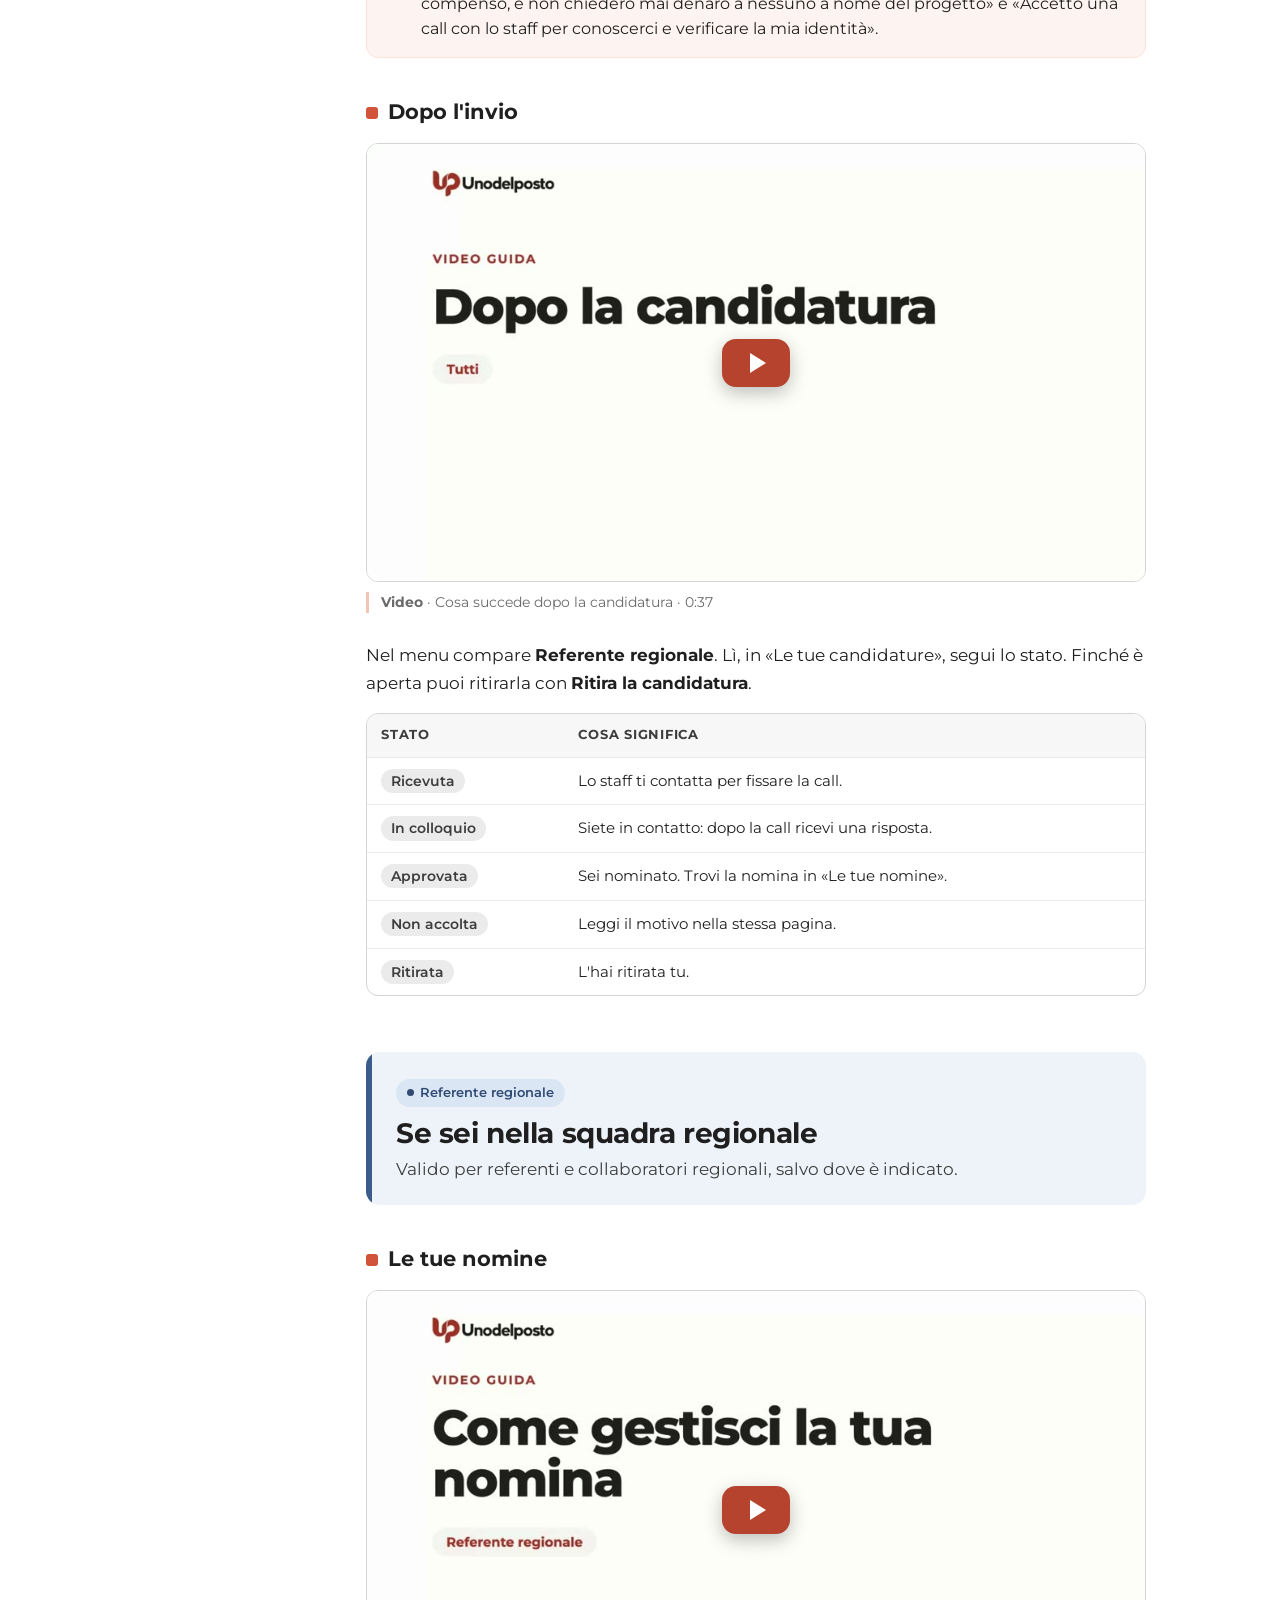
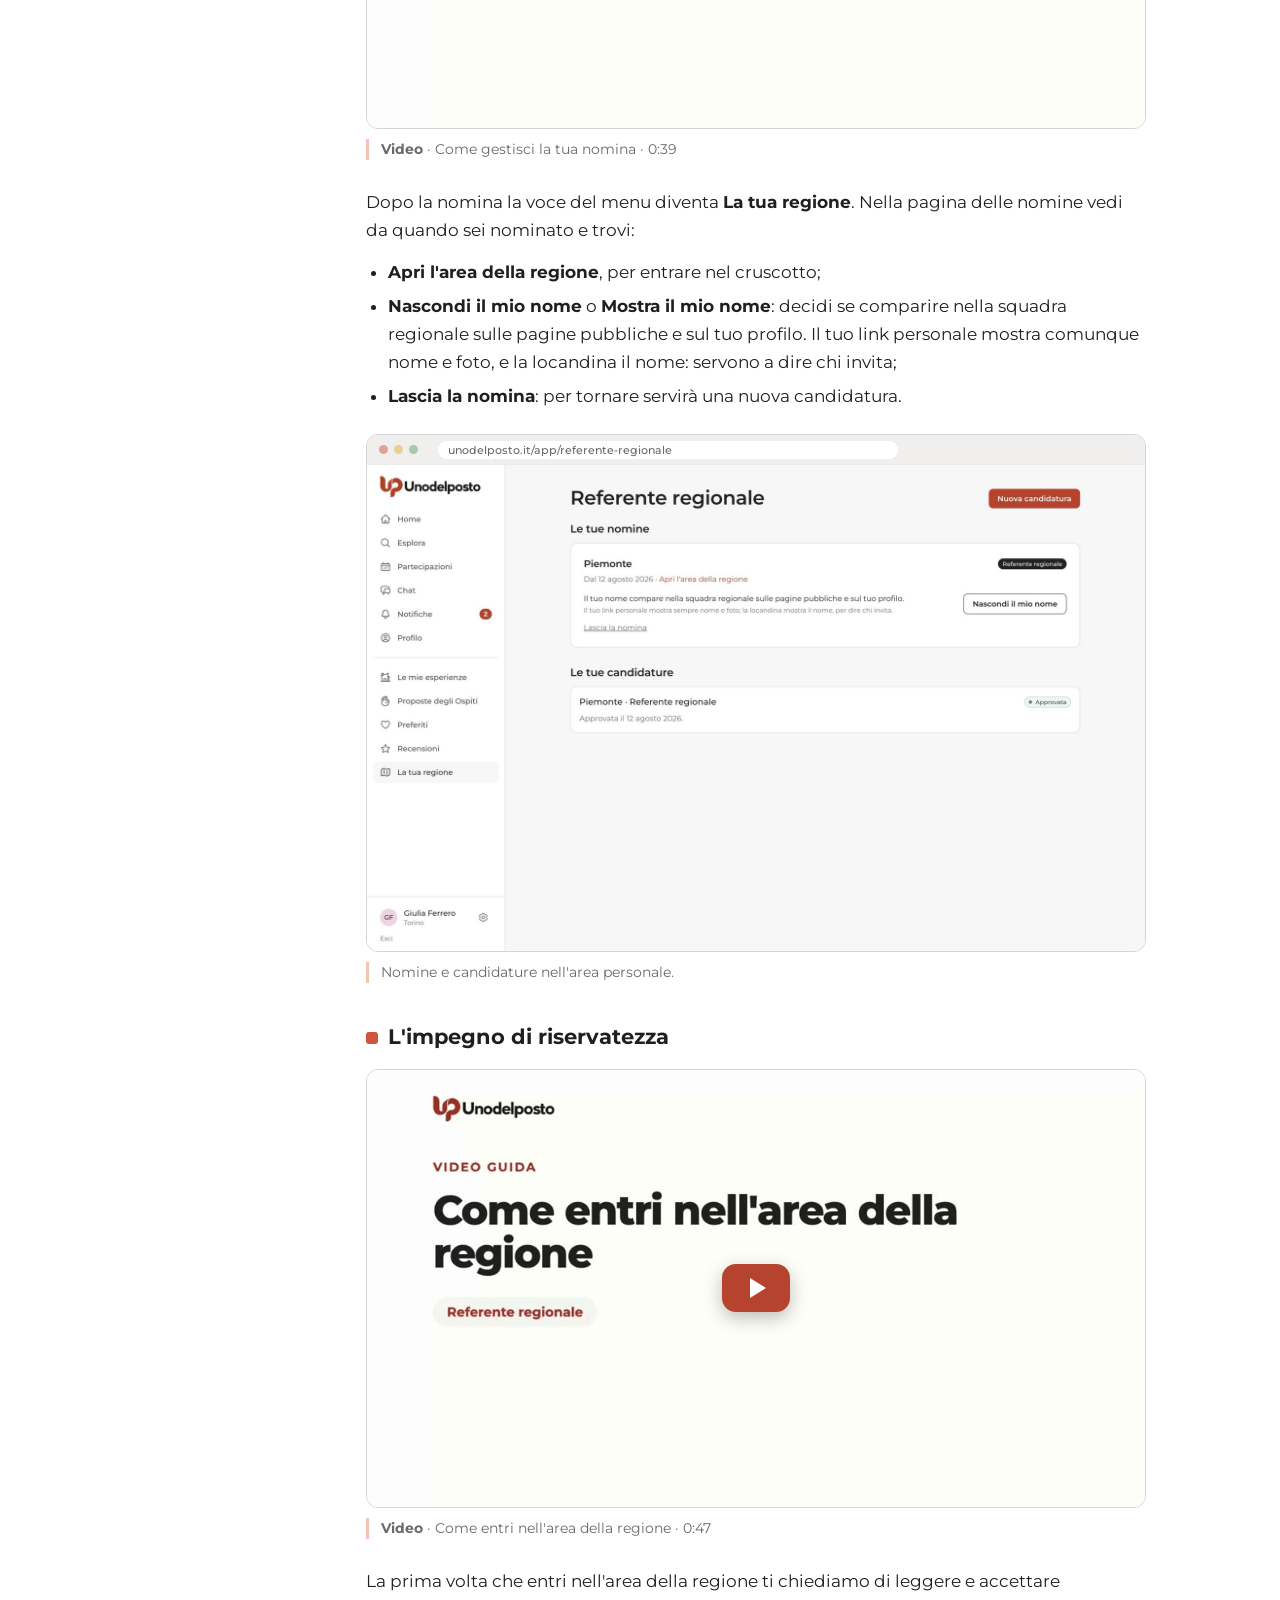
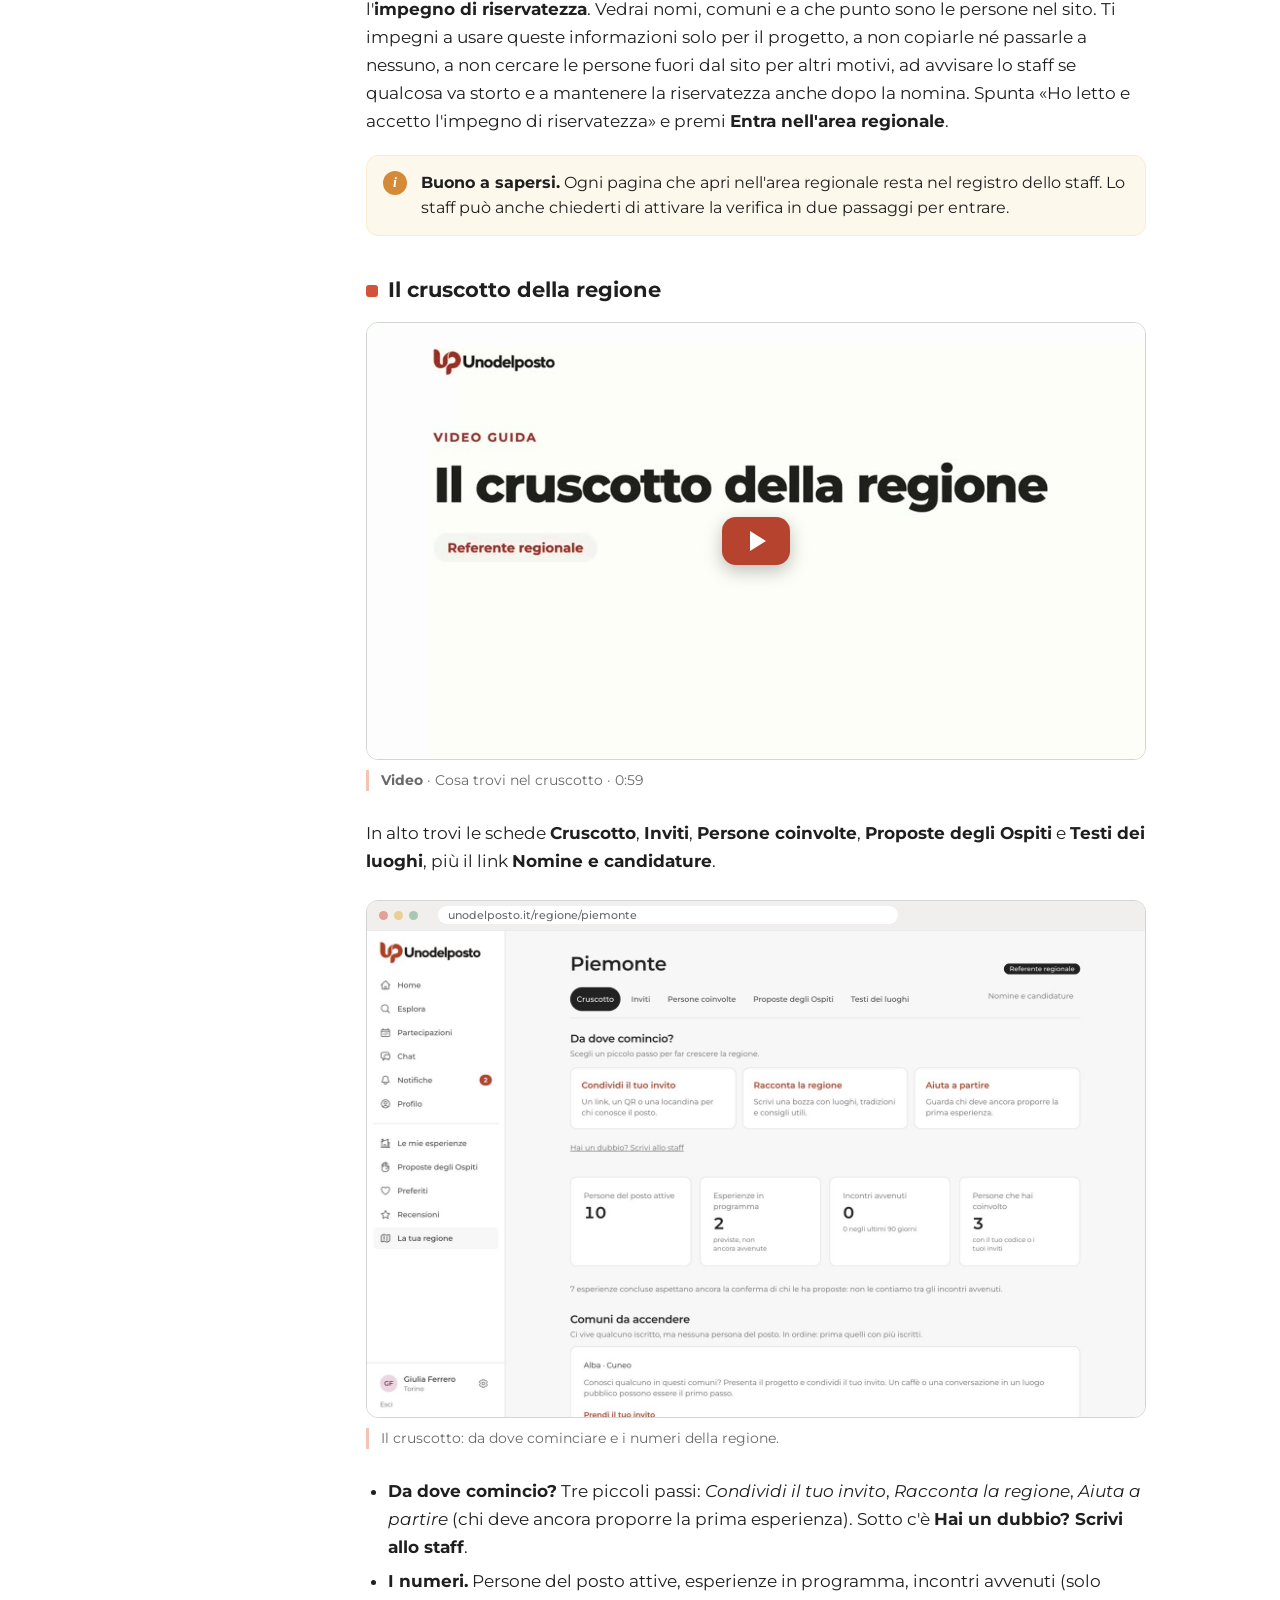
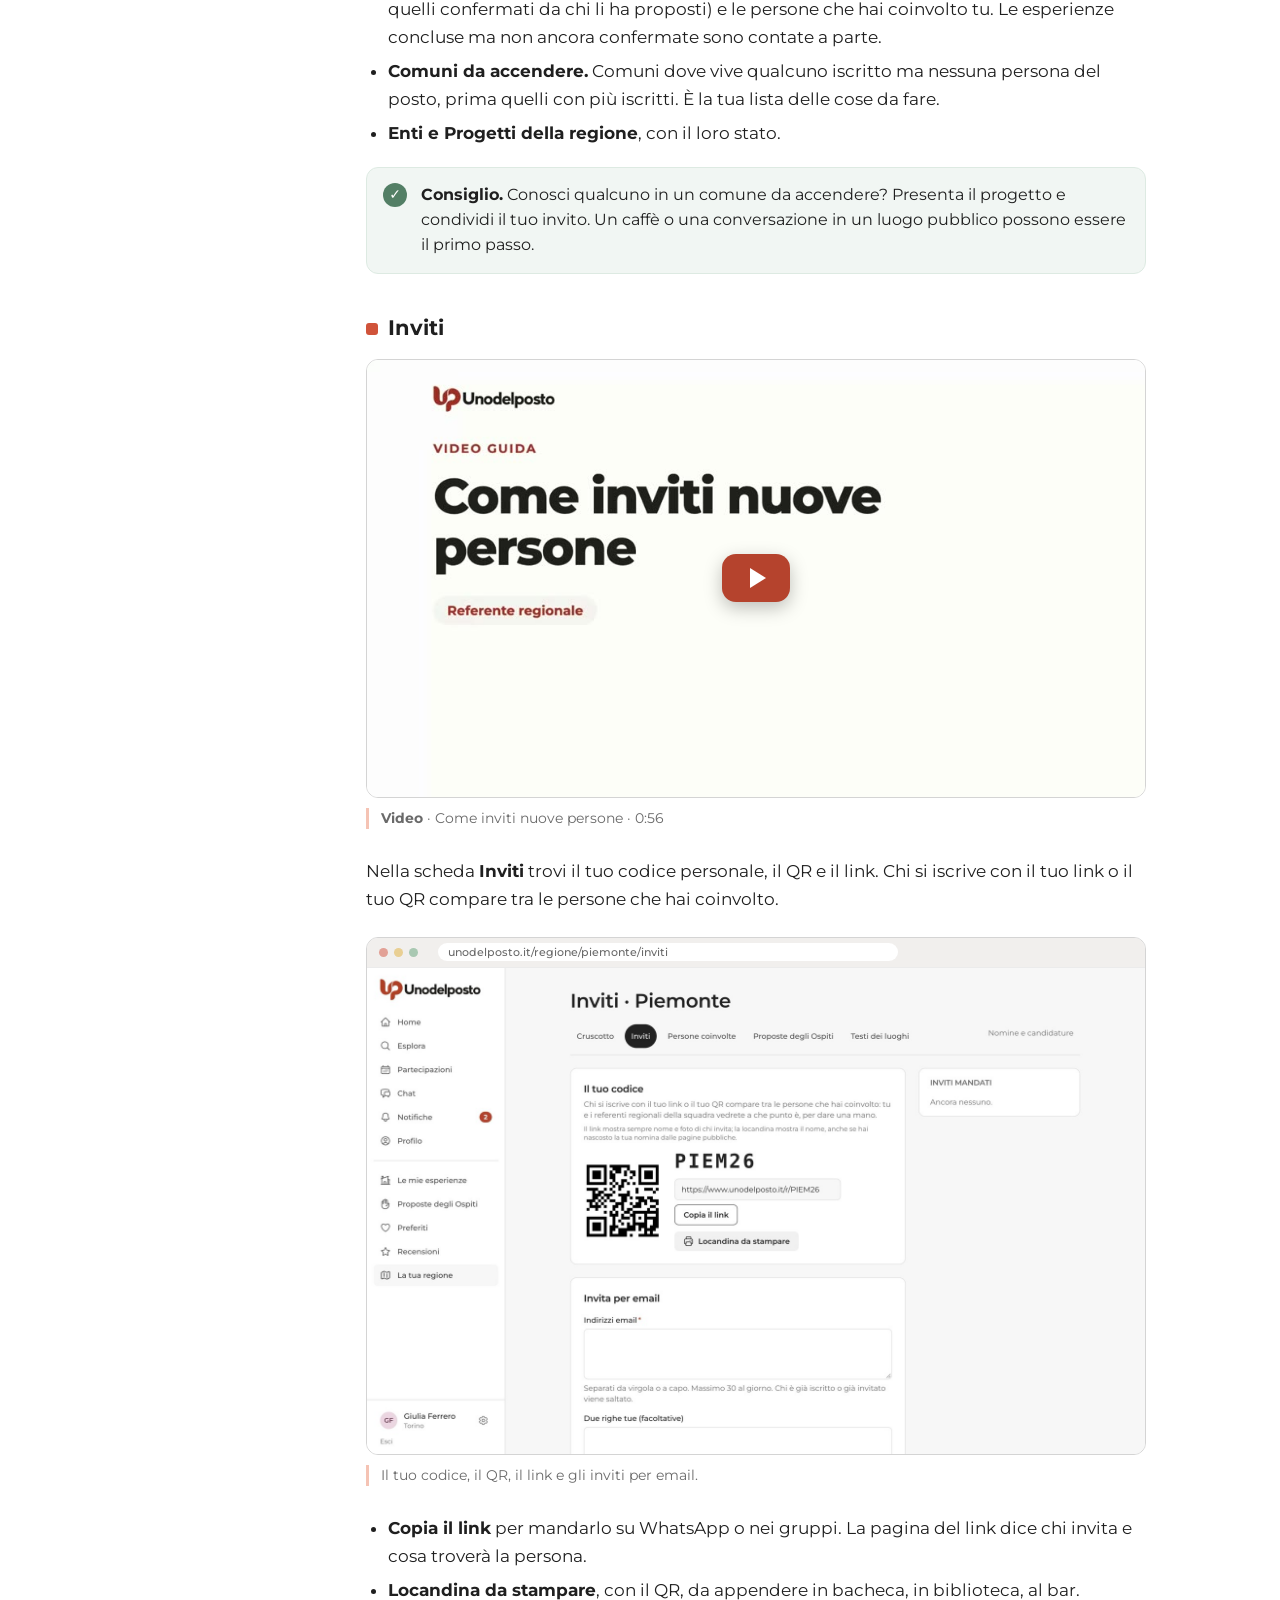
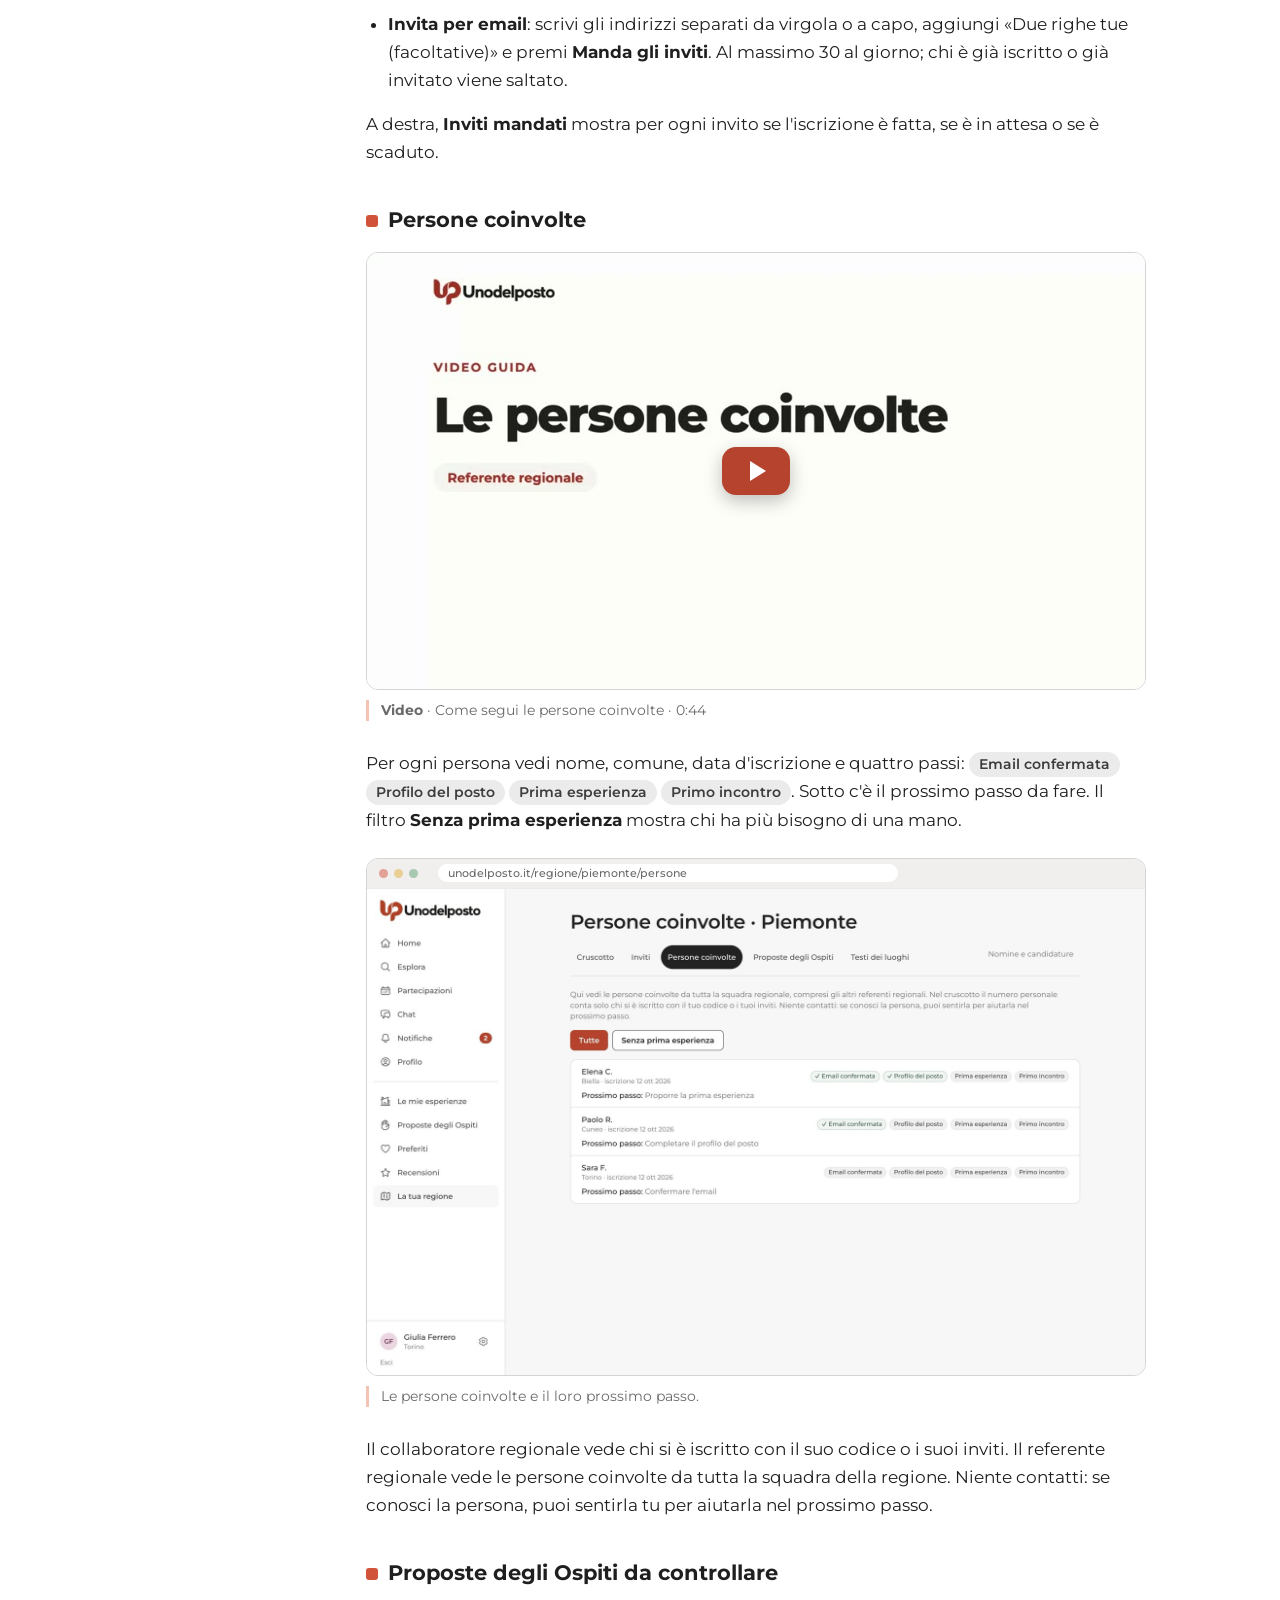
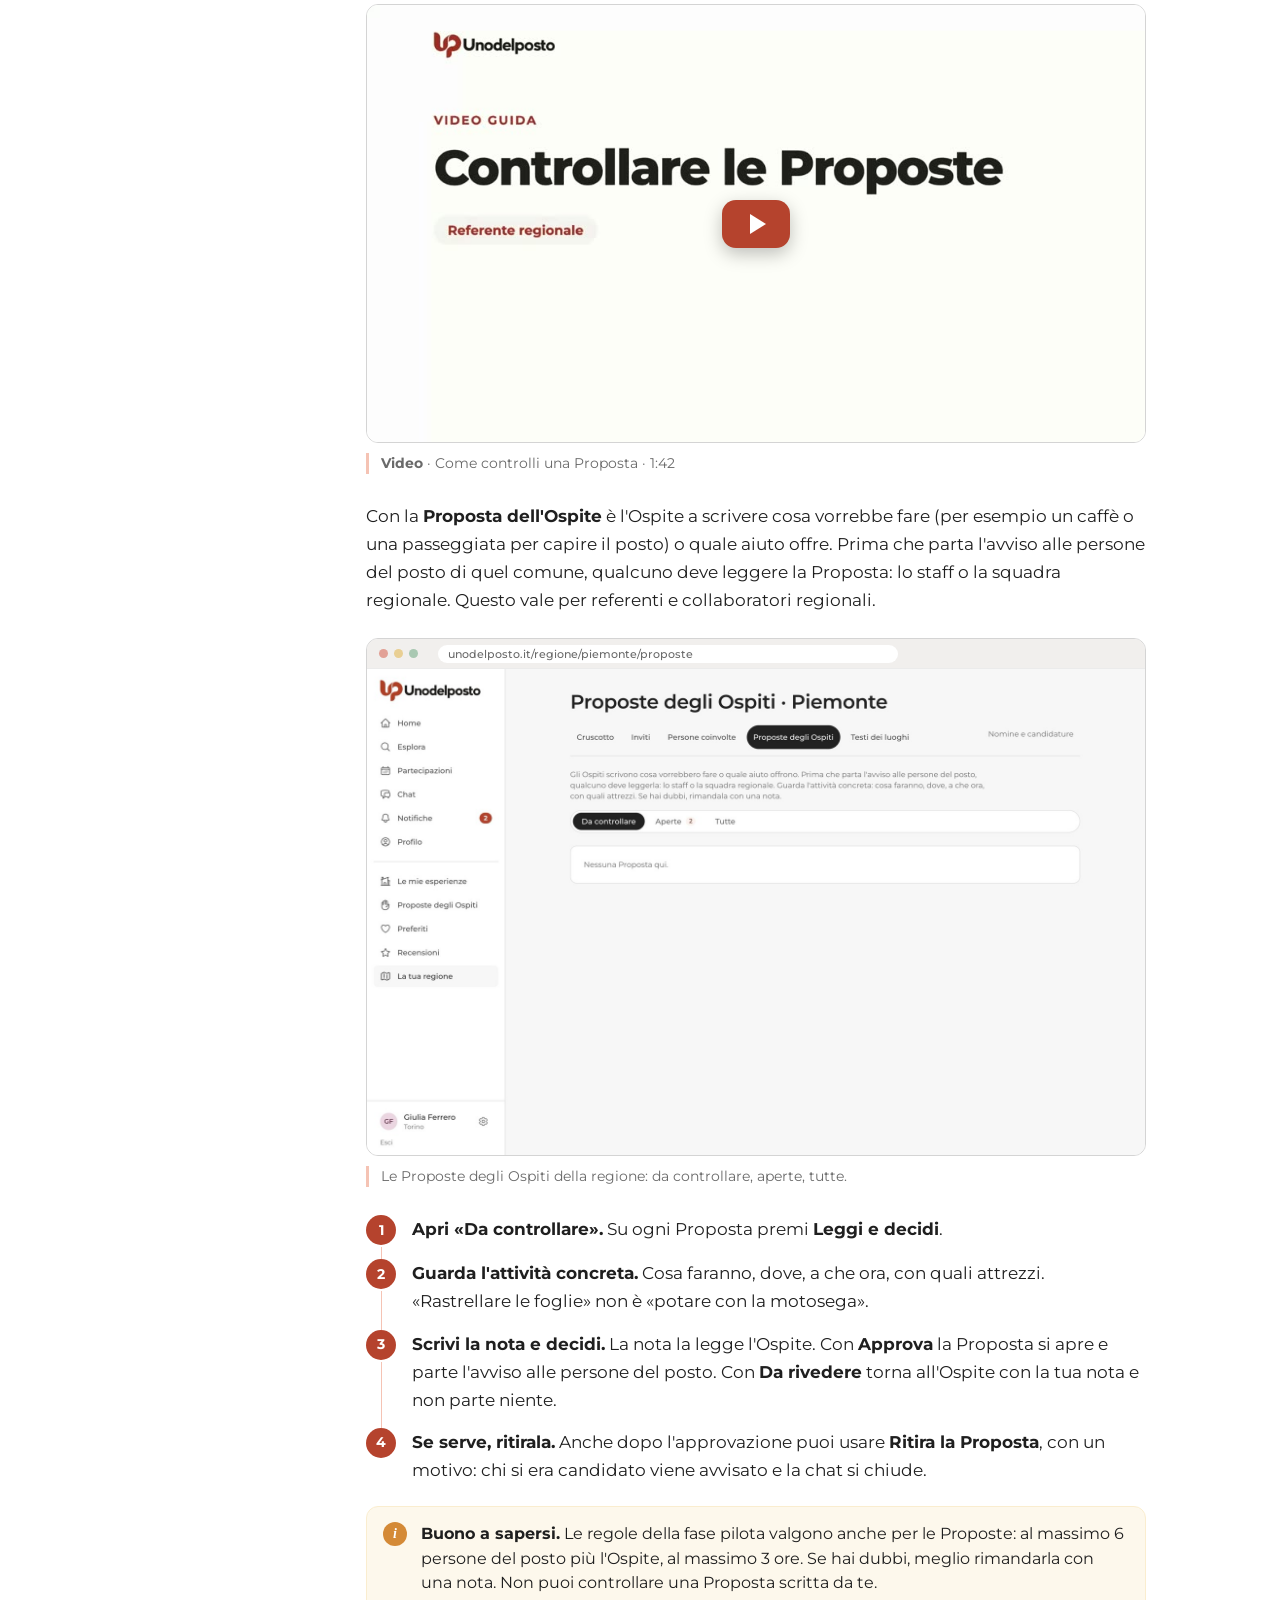
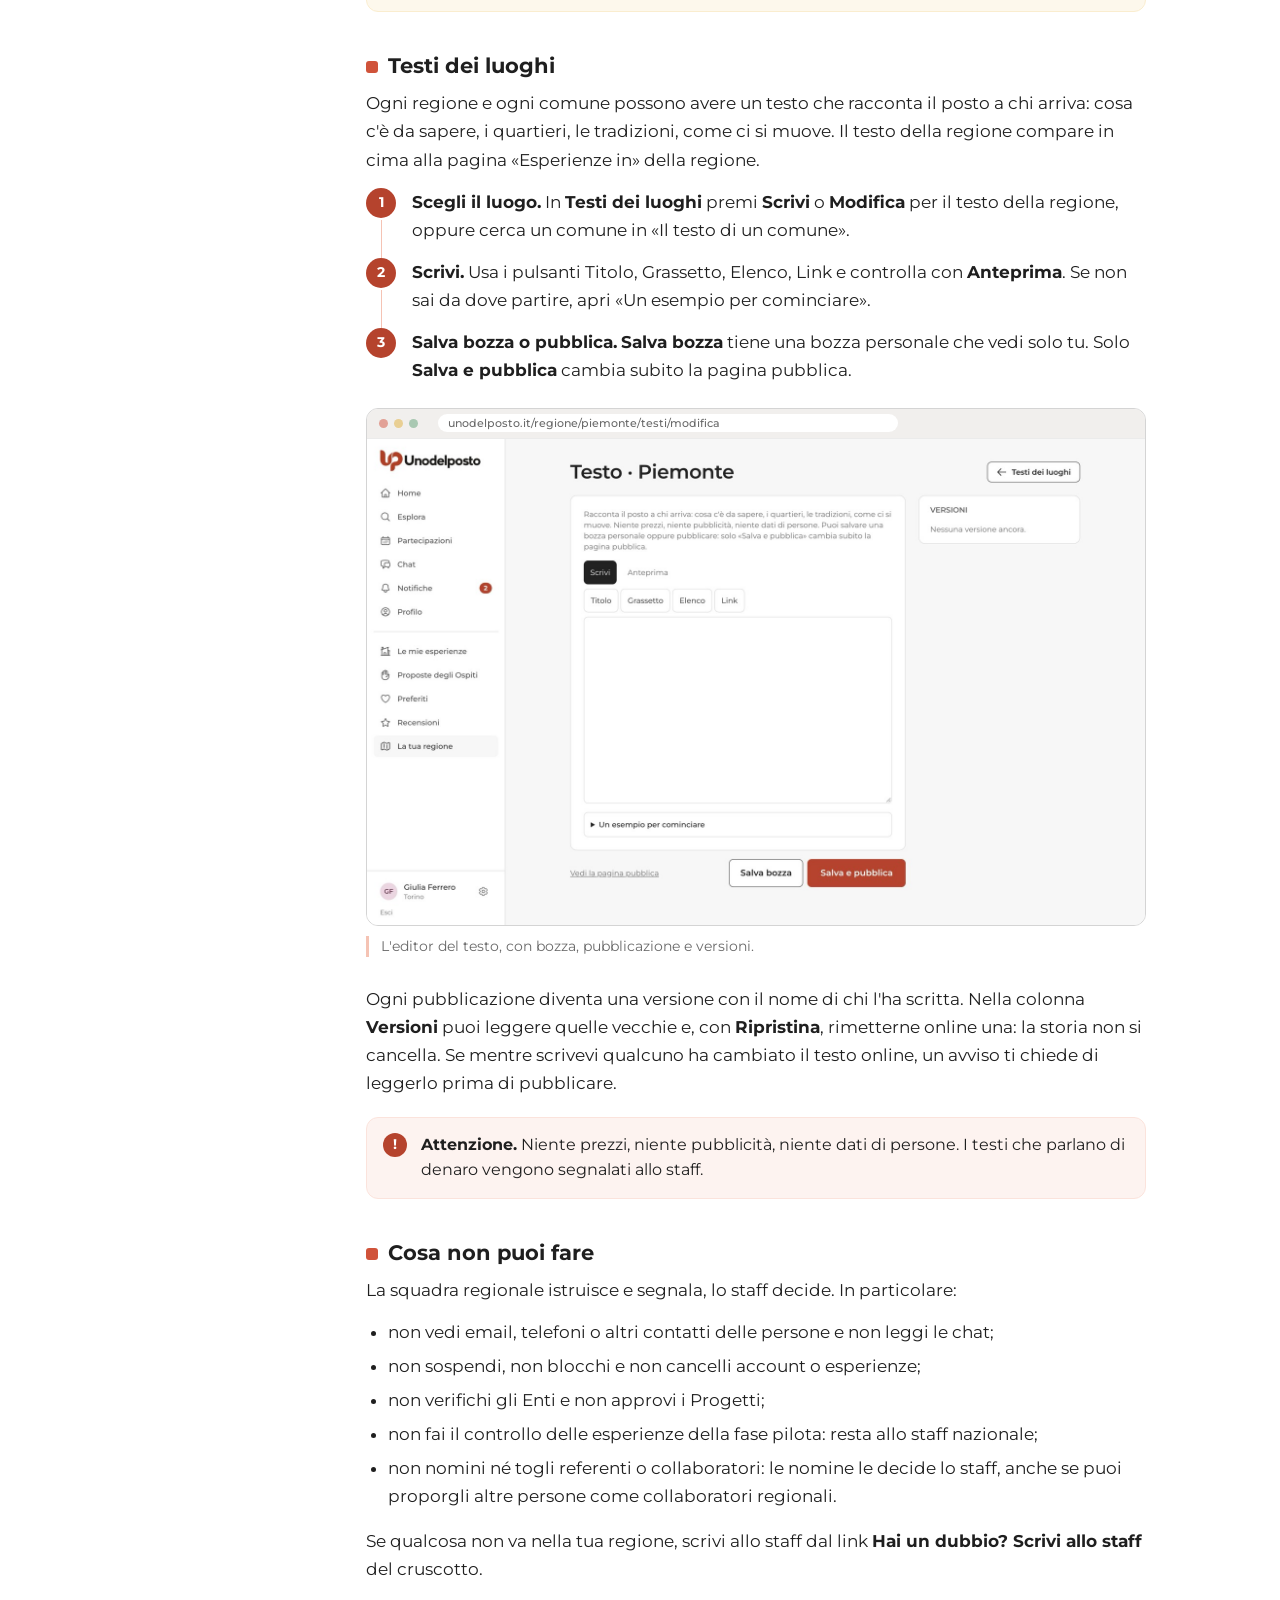
<file: docs/guide/10-referenti-regionali/index.html>
<!doctype html>
<html lang="it">
<head>
<meta charset="utf-8">
<meta name="viewport" content="width=device-width, initial-scale=1">
<title>Referenti regionali · Guide di Unodelposto</title>
<meta name="description" content="Cosa fanno referenti e collaboratori regionali, come ci si candida e come si usa l'area della regione: inviti, persone coinvolte, Proposte degli Ospiti e testi dei luoghi.">
<meta property="og:title" content="Referenti regionali · Guide di Unodelposto">
<meta property="og:description" content="Cosa fanno referenti e collaboratori regionali, come ci si candida e come si usa l'area della regione: inviti, persone coinvolte, Proposte degli Ospiti e testi dei luoghi.">
<meta property="og:type" content="website">
<meta property="og:image" content="https://guide.unodelposto.it/guide/10-referenti-regionali/copertina.jpg">
<meta name="theme-color" content="#b5432d">
<link rel="icon" href="../../assets/mark.png">
<link rel="preconnect" href="https://fonts.googleapis.com"><link rel="preconnect" href="https://fonts.gstatic.com" crossorigin>
<link href="https://fonts.googleapis.com/css2?family=Montserrat:ital,wght@0,400;0,500;0,600;0,700;1,400&display=swap" rel="stylesheet">
<link rel="stylesheet" href="../../assets/site.css">
</head>
<body>
<a class="skip" href="#contenuto">Vai al contenuto</a>
<header class="site-head"><div class="wrap">
  <a class="logo" href="../../index.html" aria-label="Guide di Unodelposto"><img src="../../assets/logo.png" alt="Unodelposto" width="139" height="30"></a>
  <nav><a href="../../index.html#guide">Guide</a><a href="https://github.com/ludovicopiccolo/unodelposto-community/discussions">Community</a><a class="btn" href="https://www.unodelposto.it">Vai al sito</a></nav>
</div></header>
<main id="contenuto">

<section class="ghero"><div class="wrap">
  <div>
    <div class="crumbs"><a href="../../index.html">Guide</a> / Referenti regionali</div>
    <div class="num">10</div>
    <h1>Referenti regionali</h1>
    <p class="sub">Fai partire Unodelposto nella tua regione</p>
    <div class="roles"><span class="role referente">Referente regionale</span><span class="role tutti">Tutti</span></div>
    <a class="btn" href="guida-referenti-regionali.pdf" download><svg viewBox="0 0 24 24" fill="none" stroke="currentColor" stroke-width="2" stroke-linecap="round" stroke-linejoin="round" aria-hidden="true"><path d="M12 3v12m0 0-5-5m5 5 5-5M5 21h14"/></svg> Scarica il PDF <span style="opacity:.75;font-weight:500">· 2,4 MB</span></a>
  </div>
  <a class="cover" href="guida-referenti-regionali.pdf" aria-hidden="true" tabindex="-1"><img src="copertina.jpg" alt="" width="300" height="424"></a>
</div></section>
<div class="wrap layout">
  <nav class="toc" aria-label="In questa guida"><p>In questa guida</p><ol><li><a href="#se-vuoi-candidarti">Se vuoi candidarti</a></li><li><a href="#referente-o-collaboratore" class="sub">Referente o collaboratore?</a></li><li><a href="#la-pagina-pubblica" class="sub">La pagina pubblica</a></li><li><a href="#il-modulo-entra-nella-squadra-regionale" class="sub">Il modulo «Entra nella squadra regionale»</a></li><li><a href="#dopo-l-invio" class="sub">Dopo l'invio</a></li><li><a href="#se-sei-nella-squadra-regionale">Se sei nella squadra regionale</a></li><li><a href="#le-tue-nomine" class="sub">Le tue nomine</a></li><li><a href="#l-impegno-di-riservatezza" class="sub">L'impegno di riservatezza</a></li><li><a href="#il-cruscotto-della-regione" class="sub">Il cruscotto della regione</a></li><li><a href="#inviti" class="sub">Inviti</a></li><li><a href="#persone-coinvolte" class="sub">Persone coinvolte</a></li><li><a href="#proposte-degli-ospiti-da-controllare" class="sub">Proposte degli Ospiti da controllare</a></li><li><a href="#testi-dei-luoghi" class="sub">Testi dei luoghi</a></li><li><a href="#cosa-non-puoi-fare" class="sub">Cosa non puoi fare</a></li><li><a href="#domande-frequenti">Domande frequenti</a></li></ol>
    <div class="dl"><a class="btn ghost" href="guida-referenti-regionali.pdf" download><svg viewBox="0 0 24 24" fill="none" stroke="currentColor" stroke-width="2" stroke-linecap="round" stroke-linejoin="round" aria-hidden="true"><path d="M12 3v12m0 0-5-5m5 5 5-5M5 21h14"/></svg> PDF</a></div></nav>
  <article>
<section class="intro">
  <p>Unodelposto cresce un paese alla volta, e per farlo servono persone che conoscono il proprio territorio. La <strong>squadra regionale</strong> trova le prime persone del posto, presenta il progetto ad associazioni e Comuni e accompagna i primi incontri. Lo staff nazionale di Unodelposto è sempre al suo fianco.</p>
  <p>È volontariato: nessun compenso, nessun denaro, come tutto il resto del sito. Chi è nella squadra regionale vede i numeri della sua regione e il percorso delle persone che ha coinvolto, ma non legge le chat, non vede i contatti e non decide da solo sulle persone.</p>
  <div class="cards">
    <div class="card"><h4>Due ruoli</h4><p>Referente regionale e collaboratore regionale. Entrambi volontari, entrambi nominati dallo staff.</p></div>
    <div class="card"><h4>Una candidatura</h4><p>Un modulo breve, poi una call con lo staff per conoscersi e verificare l'identità.</p></div>
    <div class="card"><h4>Un'area della regione</h4><p>Cruscotto, inviti, persone coinvolte, Proposte degli Ospiti e testi dei luoghi.</p></div>
    <div class="card"><h4>Le decisioni restano allo staff</h4><p>Verifiche degli Enti, Progetti, sospensioni: decide sempre lo staff nazionale.</p></div>
  </div>
</section>

<section>
  <div class="role-head" data-role="tutti"><span class="role tutti">Tutti</span><h2 id="se-vuoi-candidarti">Se vuoi candidarti</h2><p>Basta un account con l'email confermata.</p></div>

  <h3 id="referente-o-collaboratore">Referente o collaboratore?</h3><figure class="yt"><a href="https://www.youtube.com/watch?v=kb2Kd6Awbm0" data-yt="kb2Kd6Awbm0" aria-label="Guarda il video: Cos'è la squadra regionale"><img src="../../guide/anteprime/10-01.jpg" alt="" loading="lazy" decoding="async"><span class="play" aria-hidden="true"></span></a><figcaption><strong>Video</strong> · Cos'è la squadra regionale · 0:50</figcaption></figure>
  <div class="table-wrap"><table class="table">
    <thead><tr><th>Ruolo</th><th>Cosa fa</th></tr></thead>
    <tbody>
      <tr><td>Referente regionale</td><td>Aiuta a far partire il progetto sul territorio e fa da ponte con lo staff. Invita persone, racconta i luoghi e segue anche il percorso delle persone coinvolte da tutta la squadra regionale. Al massimo 2 per regione.</td></tr>
      <tr><td>Collaboratore regionale</td><td>Dà una mano nella parte di territorio che conosce: invita persone, segue chi ha coinvolto lui e scrive i testi dei luoghi. Vede il cruscotto della regione, come il referente regionale. Fino a 10 per regione.</td></tr>
    </tbody>
  </table></div>
  <p>Le nomine le decide sempre lo staff, per entrambi i ruoli. Dove la squadra è già avviata, ti consigliamo di candidarti come collaboratore regionale.</p>

  <h3 id="la-pagina-pubblica">La pagina pubblica</h3>
  <p>Nel piè di pagina del sito trovi la pagina <strong>Fai partire Unodelposto nella tua regione</strong>. Spiega cosa fa la squadra, cosa serve (conoscere bene almeno una parte della regione, da 2 a 4 ore a settimana quando puoi, un account e una breve call con lo staff) e cosa non è: non è un lavoro pagato, non è un modo per leggere le chat, non dà il potere di decidere da solo sulle persone.</p>
  <figure class="shot"><div class="browser"><div class="bar"><i></i><i></i><i></i><b>unodelposto.it/diventa-referente-regionale</b></div><img src="../img/pub-referente.jpg" alt="La pagina pubblica per candidarsi." loading="lazy" decoding="async"></div><figcaption>La pagina pubblica per candidarsi.</figcaption></figure>
  <p>In fondo, la sezione <strong>Le regioni</strong> mostra per ogni regione chi c'è già (chi ha scelto di comparire) e l'etichetta <span class="pill">Cerchiamo</span> dove manca un referente regionale. Il link di ogni regione apre il modulo già compilato con la regione e il ruolo consigliato.</p>

  <h3 id="il-modulo-entra-nella-squadra-regionale">Il modulo «Entra nella squadra regionale»</h3><figure class="yt"><a href="https://www.youtube.com/watch?v=2kPnUr1MUEs" data-yt="2kPnUr1MUEs" aria-label="Guarda il video: Come ti candidi"><img src="../../guide/anteprime/10-02.jpg" alt="" loading="lazy" decoding="async"><span class="play" aria-hidden="true"></span></a><figcaption><strong>Video</strong> · Come ti candidi · 1:27</figcaption></figure>
  <ol class="steps">
    <li><strong>Apri il modulo.</strong> Clicca <strong>Candidati</strong>. Se non hai un account, prima ti registri e confermi l'email.</li>
    <li><strong>Scegli regione e ruolo.</strong> «Regione» e «Ruolo per cui ti candidi». Puoi candidarti per più regioni, una candidatura per volta.</li>
    <li><strong>Racconta perché.</strong> In «Perché vuoi farlo» scrivi almeno 80 caratteri: il tuo legame con la regione, cosa ti piacerebbe far nascere.</li>
    <li><strong>Indica il tempo.</strong> In «Quanto tempo puoi dedicarci», per esempio «3 ore a settimana, soprattutto nel weekend».</li>
    <li><strong>Aggiungi i facoltativi.</strong> «Chi conosci sul territorio» (associazioni, Pro Loco, biblioteche, Comuni, gruppi) e come preferisci essere contattato per la call. Quest'ultimo lo legge solo lo staff.</li>
    <li><strong>Accetta l'impegno e invia.</strong> Spunta le due caselle e premi <strong>Invia la candidatura</strong>.</li>
  </ol>
  <figure class="shot"><div class="browser"><div class="bar"><i></i><i></i><i></i><b>unodelposto.it/app/referente-regionale/candidati</b></div><img src="../img/g-referente-candidati.jpg" alt="Il modulo «Entra nella squadra regionale»." loading="lazy" decoding="async"></div><figcaption>Il modulo «Entra nella squadra regionale».</figcaption></figure>
  <aside class="warn"><strong>Attenzione.</strong> Le due caselle sono un impegno vero: «So che è volontariato: nessun compenso, e non chiederò mai denaro a nessuno a nome del progetto» e «Accetto una call con lo staff per conoscerci e verificare la mia identità».</aside>

  <h3 id="dopo-l-invio">Dopo l'invio</h3><figure class="yt"><a href="https://www.youtube.com/watch?v=H6KjGX20hf0" data-yt="H6KjGX20hf0" aria-label="Guarda il video: Cosa succede dopo la candidatura"><img src="../../guide/anteprime/10-04.jpg" alt="" loading="lazy" decoding="async"><span class="play" aria-hidden="true"></span></a><figcaption><strong>Video</strong> · Cosa succede dopo la candidatura · 0:37</figcaption></figure>
  <p>Nel menu compare <strong>Referente regionale</strong>. Lì, in «Le tue candidature», segui lo stato. Finché è aperta puoi ritirarla con <strong>Ritira la candidatura</strong>.</p>
  <div class="table-wrap"><table class="table">
    <thead><tr><th>Stato</th><th>Cosa significa</th></tr></thead>
    <tbody>
      <tr><td><span class="pill">Ricevuta</span></td><td>Lo staff ti contatta per fissare la call.</td></tr>
      <tr><td><span class="pill">In colloquio</span></td><td>Siete in contatto: dopo la call ricevi una risposta.</td></tr>
      <tr><td><span class="pill">Approvata</span></td><td>Sei nominato. Trovi la nomina in «Le tue nomine».</td></tr>
      <tr><td><span class="pill">Non accolta</span></td><td>Leggi il motivo nella stessa pagina.</td></tr>
      <tr><td><span class="pill">Ritirata</span></td><td>L'hai ritirata tu.</td></tr>
    </tbody>
  </table></div>
</section>

<div class="pagebreak"></div>

<section>
  <div class="role-head" data-role="referente"><span class="role referente">Referente regionale</span><h2 id="se-sei-nella-squadra-regionale">Se sei nella squadra regionale</h2><p>Valido per referenti e collaboratori regionali, salvo dove è indicato.</p></div>

  <h3 id="le-tue-nomine">Le tue nomine</h3><figure class="yt"><a href="https://www.youtube.com/watch?v=TRd9k60FCtM" data-yt="TRd9k60FCtM" aria-label="Guarda il video: Come gestisci la tua nomina"><img src="../../guide/anteprime/10-05.jpg" alt="" loading="lazy" decoding="async"><span class="play" aria-hidden="true"></span></a><figcaption><strong>Video</strong> · Come gestisci la tua nomina · 0:39</figcaption></figure>
  <p>Dopo la nomina la voce del menu diventa <strong>La tua regione</strong>. Nella pagina delle nomine vedi da quando sei nominato e trovi:</p>
  <ul>
    <li><strong>Apri l'area della regione</strong>, per entrare nel cruscotto;</li>
    <li><strong>Nascondi il mio nome</strong> o <strong>Mostra il mio nome</strong>: decidi se comparire nella squadra regionale sulle pagine pubbliche e sul tuo profilo. Il tuo link personale mostra comunque nome e foto, e la locandina il nome: servono a dire chi invita;</li>
    <li><strong>Lascia la nomina</strong>: per tornare servirà una nuova candidatura.</li>
  </ul>
  <figure class="shot"><div class="browser"><div class="bar"><i></i><i></i><i></i><b>unodelposto.it/app/referente-regionale</b></div><img src="../img/r-area.jpg" alt="Nomine e candidature nell'area personale." loading="lazy" decoding="async"></div><figcaption>Nomine e candidature nell'area personale.</figcaption></figure>

  <h3 id="l-impegno-di-riservatezza">L'impegno di riservatezza</h3><figure class="yt"><a href="https://www.youtube.com/watch?v=NRCZjLxYpnE" data-yt="NRCZjLxYpnE" aria-label="Guarda il video: Come entri nell'area della regione"><img src="../../guide/anteprime/10-06.jpg" alt="" loading="lazy" decoding="async"><span class="play" aria-hidden="true"></span></a><figcaption><strong>Video</strong> · Come entri nell'area della regione · 0:47</figcaption></figure>
  <p>La prima volta che entri nell'area della regione ti chiediamo di leggere e accettare l'<strong>impegno di riservatezza</strong>. Vedrai nomi, comuni e a che punto sono le persone nel sito. Ti impegni a usare queste informazioni solo per il progetto, a non copiarle né passarle a nessuno, a non cercare le persone fuori dal sito per altri motivi, ad avvisare lo staff se qualcosa va storto e a mantenere la riservatezza anche dopo la nomina. Spunta «Ho letto e accetto l'impegno di riservatezza» e premi <strong>Entra nell'area regionale</strong>.</p>
  <aside class="note"><strong>Buono a sapersi.</strong> Ogni pagina che apri nell'area regionale resta nel registro dello staff. Lo staff può anche chiederti di attivare la verifica in due passaggi per entrare.</aside>

  <h3 id="il-cruscotto-della-regione">Il cruscotto della regione</h3><figure class="yt"><a href="https://www.youtube.com/watch?v=NRZDdCG6leM" data-yt="NRZDdCG6leM" aria-label="Guarda il video: Cosa trovi nel cruscotto"><img src="../../guide/anteprime/10-07.jpg" alt="" loading="lazy" decoding="async"><span class="play" aria-hidden="true"></span></a><figcaption><strong>Video</strong> · Cosa trovi nel cruscotto · 0:59</figcaption></figure>
  <p>In alto trovi le schede <strong>Cruscotto</strong>, <strong>Inviti</strong>, <strong>Persone coinvolte</strong>, <strong>Proposte degli Ospiti</strong> e <strong>Testi dei luoghi</strong>, più il link <strong>Nomine e candidature</strong>.</p>
  <figure class="shot"><div class="browser"><div class="bar"><i></i><i></i><i></i><b>unodelposto.it/regione/piemonte</b></div><img src="../img/r-regione.jpg" alt="Il cruscotto: da dove cominciare e i numeri della regione." loading="lazy" decoding="async"></div><figcaption>Il cruscotto: da dove cominciare e i numeri della regione.</figcaption></figure>
  <ul>
    <li><strong>Da dove comincio?</strong> Tre piccoli passi: <em>Condividi il tuo invito</em>, <em>Racconta la regione</em>, <em>Aiuta a partire</em> (chi deve ancora proporre la prima esperienza). Sotto c'è <strong>Hai un dubbio? Scrivi allo staff</strong>.</li>
    <li><strong>I numeri.</strong> Persone del posto attive, esperienze in programma, incontri avvenuti (solo quelli confermati da chi li ha proposti) e le persone che hai coinvolto tu. Le esperienze concluse ma non ancora confermate sono contate a parte.</li>
    <li><strong>Comuni da accendere.</strong> Comuni dove vive qualcuno iscritto ma nessuna persona del posto, prima quelli con più iscritti. È la tua lista delle cose da fare.</li>
    <li><strong>Enti e Progetti della regione</strong>, con il loro stato.</li>
  </ul>
  <aside class="tip"><strong>Consiglio.</strong> Conosci qualcuno in un comune da accendere? Presenta il progetto e condividi il tuo invito. Un caffè o una conversazione in un luogo pubblico possono essere il primo passo.</aside>

  <h3 id="inviti">Inviti</h3><figure class="yt"><a href="https://www.youtube.com/watch?v=u0Ieso_SO6Q" data-yt="u0Ieso_SO6Q" aria-label="Guarda il video: Come inviti nuove persone"><img src="../../guide/anteprime/10-08.jpg" alt="" loading="lazy" decoding="async"><span class="play" aria-hidden="true"></span></a><figcaption><strong>Video</strong> · Come inviti nuove persone · 0:56</figcaption></figure>
  <p>Nella scheda <strong>Inviti</strong> trovi il tuo codice personale, il QR e il link. Chi si iscrive con il tuo link o il tuo QR compare tra le persone che hai coinvolto.</p>
  <figure class="shot"><div class="browser"><div class="bar"><i></i><i></i><i></i><b>unodelposto.it/regione/piemonte/inviti</b></div><img src="../img/r-inviti.jpg" alt="Il tuo codice, il QR, il link e gli inviti per email." loading="lazy" decoding="async"></div><figcaption>Il tuo codice, il QR, il link e gli inviti per email.</figcaption></figure>
  <ul>
    <li><strong>Copia il link</strong> per mandarlo su WhatsApp o nei gruppi. La pagina del link dice chi invita e cosa troverà la persona.</li>
    <li><strong>Locandina da stampare</strong>, con il QR, da appendere in bacheca, in biblioteca, al bar.</li>
    <li><strong>Invita per email</strong>: scrivi gli indirizzi separati da virgola o a capo, aggiungi «Due righe tue (facoltative)» e premi <strong>Manda gli inviti</strong>. Al massimo 30 al giorno; chi è già iscritto o già invitato viene saltato.</li>
  </ul>
  <p>A destra, <strong>Inviti mandati</strong> mostra per ogni invito se l'iscrizione è fatta, se è in attesa o se è scaduto.</p>

  <h3 id="persone-coinvolte">Persone coinvolte</h3><figure class="yt"><a href="https://www.youtube.com/watch?v=V7_0AMfE6AU" data-yt="V7_0AMfE6AU" aria-label="Guarda il video: Come segui le persone coinvolte"><img src="../../guide/anteprime/10-09.jpg" alt="" loading="lazy" decoding="async"><span class="play" aria-hidden="true"></span></a><figcaption><strong>Video</strong> · Come segui le persone coinvolte · 0:44</figcaption></figure>
  <p>Per ogni persona vedi nome, comune, data d'iscrizione e quattro passi: <span class="pill">Email confermata</span> <span class="pill">Profilo del posto</span> <span class="pill">Prima esperienza</span> <span class="pill">Primo incontro</span>. Sotto c'è il prossimo passo da fare. Il filtro <strong>Senza prima esperienza</strong> mostra chi ha più bisogno di una mano.</p>
  <figure class="shot"><div class="browser"><div class="bar"><i></i><i></i><i></i><b>unodelposto.it/regione/piemonte/persone</b></div><img src="../img/r-persone.jpg" alt="Le persone coinvolte e il loro prossimo passo." loading="lazy" decoding="async"></div><figcaption>Le persone coinvolte e il loro prossimo passo.</figcaption></figure>
  <p>Il collaboratore regionale vede chi si è iscritto con il suo codice o i suoi inviti. Il referente regionale vede le persone coinvolte da tutta la squadra della regione. Niente contatti: se conosci la persona, puoi sentirla tu per aiutarla nel prossimo passo.</p>

  <div class="pagebreak"></div>

  <h3 id="proposte-degli-ospiti-da-controllare">Proposte degli Ospiti da controllare</h3><figure class="yt"><a href="https://www.youtube.com/watch?v=419hv4Kimgg" data-yt="419hv4Kimgg" aria-label="Guarda il video: Come controlli una Proposta"><img src="../../guide/anteprime/10-10.jpg" alt="" loading="lazy" decoding="async"><span class="play" aria-hidden="true"></span></a><figcaption><strong>Video</strong> · Come controlli una Proposta · 1:42</figcaption></figure>
  <p>Con la <strong>Proposta dell'Ospite</strong> è l'Ospite a scrivere cosa vorrebbe fare (per esempio un caffè o una passeggiata per capire il posto) o quale aiuto offre. Prima che parta l'avviso alle persone del posto di quel comune, qualcuno deve leggere la Proposta: lo staff o la squadra regionale. Questo vale per referenti e collaboratori regionali.</p>
  <figure class="shot"><div class="browser"><div class="bar"><i></i><i></i><i></i><b>unodelposto.it/regione/piemonte/proposte</b></div><img src="../img/r-proposte.jpg" alt="Le Proposte degli Ospiti della regione: da controllare, aperte, tutte." loading="lazy" decoding="async"></div><figcaption>Le Proposte degli Ospiti della regione: da controllare, aperte, tutte.</figcaption></figure>
  <ol class="steps">
    <li><strong>Apri «Da controllare».</strong> Su ogni Proposta premi <strong>Leggi e decidi</strong>.</li>
    <li><strong>Guarda l'attività concreta.</strong> Cosa faranno, dove, a che ora, con quali attrezzi. «Rastrellare le foglie» non è «potare con la motosega».</li>
    <li><strong>Scrivi la nota e decidi.</strong> La nota la legge l'Ospite. Con <strong>Approva</strong> la Proposta si apre e parte l'avviso alle persone del posto. Con <strong>Da rivedere</strong> torna all'Ospite con la tua nota e non parte niente.</li>
    <li><strong>Se serve, ritirala.</strong> Anche dopo l'approvazione puoi usare <strong>Ritira la Proposta</strong>, con un motivo: chi si era candidato viene avvisato e la chat si chiude.</li>
  </ol>
  <aside class="note"><strong>Buono a sapersi.</strong> Le regole della fase pilota valgono anche per le Proposte: al massimo 6 persone del posto più l'Ospite, al massimo 3 ore. Se hai dubbi, meglio rimandarla con una nota. Non puoi controllare una Proposta scritta da te.</aside>

  <h3 id="testi-dei-luoghi">Testi dei luoghi</h3>
  <p>Ogni regione e ogni comune possono avere un testo che racconta il posto a chi arriva: cosa c'è da sapere, i quartieri, le tradizioni, come ci si muove. Il testo della regione compare in cima alla pagina «Esperienze in» della regione.</p>
  <ol class="steps">
    <li><strong>Scegli il luogo.</strong> In <strong>Testi dei luoghi</strong> premi <strong>Scrivi</strong> o <strong>Modifica</strong> per il testo della regione, oppure cerca un comune in «Il testo di un comune».</li>
    <li><strong>Scrivi.</strong> Usa i pulsanti Titolo, Grassetto, Elenco, Link e controlla con <strong>Anteprima</strong>. Se non sai da dove partire, apri «Un esempio per cominciare».</li>
    <li><strong>Salva bozza o pubblica.</strong> <strong>Salva bozza</strong> tiene una bozza personale che vedi solo tu. Solo <strong>Salva e pubblica</strong> cambia subito la pagina pubblica.</li>
  </ol>
  <figure class="shot"><div class="browser"><div class="bar"><i></i><i></i><i></i><b>unodelposto.it/regione/piemonte/testi/modifica</b></div><img src="../img/r-testi-modifica.jpg" alt="L'editor del testo, con bozza, pubblicazione e versioni." loading="lazy" decoding="async"></div><figcaption>L'editor del testo, con bozza, pubblicazione e versioni.</figcaption></figure>
  <p>Ogni pubblicazione diventa una versione con il nome di chi l'ha scritta. Nella colonna <strong>Versioni</strong> puoi leggere quelle vecchie e, con <strong>Ripristina</strong>, rimetterne online una: la storia non si cancella. Se mentre scrivevi qualcuno ha cambiato il testo online, un avviso ti chiede di leggerlo prima di pubblicare.</p>
  <aside class="warn"><strong>Attenzione.</strong> Niente prezzi, niente pubblicità, niente dati di persone. I testi che parlano di denaro vengono segnalati allo staff.</aside>

  <h3 id="cosa-non-puoi-fare">Cosa non puoi fare</h3>
  <p>La squadra regionale istruisce e segnala, lo staff decide. In particolare:</p>
  <ul>
    <li>non vedi email, telefoni o altri contatti delle persone e non leggi le chat;</li>
    <li>non sospendi, non blocchi e non cancelli account o esperienze;</li>
    <li>non verifichi gli Enti e non approvi i Progetti;</li>
    <li>non fai il controllo delle esperienze della fase pilota: resta allo staff nazionale;</li>
    <li>non nomini né togli referenti o collaboratori: le nomine le decide lo staff, anche se puoi proporgli altre persone come collaboratori regionali.</li>
  </ul>
  <p>Se qualcosa non va nella tua regione, scrivi allo staff dal link <strong>Hai un dubbio? Scrivi allo staff</strong> del cruscotto.</p>
</section>

<section class="faq-section">
  <h2 id="domande-frequenti">Domande frequenti</h2>
  <details class="faq"><summary>È un lavoro? Ricevo un rimborso?</summary><p>No. È volontariato: nessun compenso. E non puoi chiedere denaro a nessuno a nome di Unodelposto.</p></details>
  <details class="faq"><summary>Posso seguire più di una regione?</summary><p>Sì. Ti candidi per una regione alla volta, e ogni regione è una nomina separata.</p></details>
  <details class="faq"><summary>Se nascondo il mio nome, il mio invito diventa anonimo?</summary><p>No. Il nome sparisce dalla squadra regionale sulle pagine pubbliche e dal tuo profilo, ma il link personale mostra sempre nome e foto e la locandina il nome: chi riceve un invito deve sapere chi lo invita.</p></details>
  <details class="faq"><summary>Perché vedo poche persone in «Persone coinvolte»?</summary><p>Lì compare solo chi si è iscritto con un codice o un invito della squadra regionale. Il collaboratore regionale vede solo le persone coinvolte da lui.</p></details>
  <details class="faq"><summary>Che differenza c'è tra il referente dell'Ente e il referente regionale?</summary><p>Sono due cose diverse. Il referente dell'Ente è chi gestisce un'associazione o un Comune sul sito. Il referente regionale è un volontario nominato dallo staff per far crescere Unodelposto in una regione.</p></details>
</section>
    <div class="dlbox"><div><h4>Ti serve su carta?</h4><p>La stessa guida in PDF, da stampare o inviare.</p></div><a class="btn" href="guida-referenti-regionali.pdf" download><svg viewBox="0 0 24 24" fill="none" stroke="currentColor" stroke-width="2" stroke-linecap="round" stroke-linejoin="round" aria-hidden="true"><path d="M12 3v12m0 0-5-5m5 5 5-5M5 21h14"/></svg> Scarica il PDF</a></div>
    <nav class="pager" aria-label="Altre guide">
      <a class="prev" href="../09-rete-verifiche-profili-affidati/index.html"><small>← Guida precedente</small>Rete, verifiche e profili affidati</a>
      
    </nav>
  </article>
</div>
<script>
// Evidenzia nell'indice la sezione che stai leggendo
(() => {
  const links = [...document.querySelectorAll('.toc a[href^="#"]')];
  const map = new Map(links.map(a => [a.getAttribute('href').slice(1), a]));
  const io = new IntersectionObserver(es => es.forEach(e => { if (e.isIntersecting) { links.forEach(a => a.classList.remove('on')); map.get(e.target.id)?.classList.add('on'); } }), { rootMargin: '-90px 0px -70% 0px' });
  document.querySelectorAll('article h2[id], article h3[id]').forEach(h => io.observe(h));
})();
</script><script>
// Video: al clic l'anteprima diventa il player di YouTube
document.querySelectorAll('a[data-yt]').forEach(a => a.addEventListener('click', e => {
  e.preventDefault();
  const f = document.createElement('iframe');
  f.src = 'https://www.youtube-nocookie.com/embed/' + a.dataset.yt + '?autoplay=1&rel=0';
  f.title = a.getAttribute('aria-label'); f.allow = 'autoplay; encrypted-media; picture-in-picture; fullscreen'; f.allowFullscreen = true;
  a.replaceWith(f);
}));
</script>
</main>
<footer class="site-foot"><div class="wrap">
  <img src="../../assets/mark.png" alt="" width="34" height="34">
  <div>Guide di Unodelposto · aggiornate a ottobre 2026<br>Gli screenshot mostrano dati dimostrativi: nomi, luoghi ed Enti sono di fantasia.</div>
  <div><a href="https://www.unodelposto.it">unodelposto.it</a> · <a href="https://github.com/ludovicopiccolo/unodelposto-community">GitHub</a> · <a href="mailto:info@unodelposto.it">info@unodelposto.it</a></div>
</div></footer>
</body>
</html>
</file>
<file: docs/assets/site.css>
/* Minisito delle guide di Unodelposto (GitHub Pages). */
:root {
  --terra-50: #fdf3f0; --terra-100: #fbe3dc; --terra-200: #f5c3b4; --terra-500: #d0533a; --terra-600: #b5432d; --terra-700: #943726;
  --sage-50: #f1f6f3; --sage-100: #ddeae2; --sage-500: #537f65; --sage-700: #365243;
  --ochre-50: #fdf8ec; --ochre-100: #faedcf; --ochre-500: #d48a37; --ochre-700: #955626;
  --blue-50: #eef3fa; --blue-100: #dbe6f4; --blue-600: #3b5b8c; --blue-700: #2f4a73;
  --night-50: #f7f7f7; --night-100: #ebebeb; --night-200: #d4d4d4; --night-400: #8a8a8a; --night-500: #6a6a6a; --night-700: #3d3d3d;
  --ink: #1f1f1f; --paper: #fffdfb; --bg: #fff;
  --wrap: 1180px;
}
* { box-sizing: border-box; }
html { scroll-behavior: smooth; scroll-padding-top: 88px; -webkit-text-size-adjust: 100%; }
body { margin: 0; font-family: 'Montserrat', system-ui, sans-serif; color: var(--ink); background: var(--bg); font-size: 17px; line-height: 1.65; }
img { max-width: 100%; height: auto; display: block; }
a { color: var(--terra-600); }
a:hover { color: var(--terra-700); }
.wrap { max-width: var(--wrap); margin: 0 auto; padding: 0 20px; }
.skip { position: absolute; left: -999px; } .skip:focus { left: 16px; top: 12px; z-index: 50; background: #fff; padding: 8px 12px; }

/* ---------- Testata e piede ---------- */
.site-head { position: sticky; top: 0; z-index: 20; background: rgba(255,255,255,.92); backdrop-filter: saturate(1.4) blur(10px); border-bottom: 1px solid var(--night-100); }
.site-head .wrap { display: flex; align-items: center; gap: 20px; height: 68px; }
.site-head .logo img { height: 30px; width: auto; }
.site-head nav { margin-left: auto; display: flex; gap: 22px; align-items: center; font-size: 15px; font-weight: 500; }
.site-head nav a { color: var(--night-700); text-decoration: none; }
.site-head nav a:hover { color: var(--terra-600); }
.site-head nav .btn { color: #fff; }
.btn { display: inline-flex; align-items: center; gap: 8px; padding: 11px 20px; border-radius: 10px; background: var(--terra-600); color: #fff; font-weight: 600; font-size: 15px; text-decoration: none; border: 0; cursor: pointer; }
.btn:hover { background: var(--terra-700); color: #fff; }
.btn.ghost { background: #fff; color: var(--ink); border: 1px solid var(--night-200); }
.btn.ghost:hover { border-color: var(--ink); color: var(--ink); }
.btn svg { width: 18px; height: 18px; }
.site-foot { margin-top: 80px; background: var(--ink); color: #cfcfcf; padding: 44px 0; font-size: 14px; }
.site-foot .wrap { display: flex; flex-wrap: wrap; gap: 24px; justify-content: space-between; align-items: center; }
.site-foot a { color: #fff; }
.site-foot img { height: 34px; }

/* ---------- Home ---------- */
.hero { background: linear-gradient(160deg, var(--terra-50) 0%, var(--terra-100) 60%, var(--terra-200) 100%); overflow: hidden; }
.hero .wrap { display: grid; grid-template-columns: 1.05fr 1fr; gap: 48px; align-items: center; padding-top: 64px; padding-bottom: 64px; }
.eyebrow { font-size: 13px; font-weight: 700; letter-spacing: .14em; text-transform: uppercase; color: var(--terra-600); margin: 0 0 14px; }
.hero h1 { font-size: clamp(34px, 5vw, 54px); line-height: 1.07; letter-spacing: -.025em; margin: 0 0 18px; }
.hero p.lead { font-size: 19px; color: var(--night-700); margin: 0 0 28px; max-width: 34em; }
.hero .actions { display: flex; gap: 12px; flex-wrap: wrap; }
.hero .shot img { width: 118%; max-width: none; margin-right: -18%; }
.hero { overflow: hidden; }
.section-title { display: flex; flex-wrap: wrap; align-items: end; justify-content: space-between; gap: 16px; margin: 64px 0 24px; }
.section-title h2 { font-size: 30px; margin: 0; letter-spacing: -.015em; }
.filters { display: flex; flex-wrap: wrap; gap: 8px; }
.filters button { font: 600 14px Montserrat, sans-serif; padding: 8px 14px; border-radius: 99px; border: 1px solid var(--night-200); background: #fff; color: var(--night-700); cursor: pointer; }
.filters button[aria-pressed=true] { background: var(--ink); border-color: var(--ink); color: #fff; }
.grid { display: grid; grid-template-columns: repeat(3, 1fr); gap: 22px; }
.gcard { display: flex; flex-direction: column; border: 1px solid var(--night-100); border-radius: 16px; overflow: hidden; background: #fff; text-decoration: none; color: inherit; transition: transform .15s, box-shadow .15s; }
.gcard:hover { transform: translateY(-3px); box-shadow: 0 14px 30px rgba(0,0,0,.08); color: inherit; }
.gcard .thumb { aspect-ratio: 16 / 10; background: var(--terra-50); overflow: hidden; position: relative; }
.gcard .thumb img { width: 100%; height: 100%; object-fit: cover; object-position: top left; }
.gcard .num { position: absolute; left: 14px; top: 12px; background: #fff; border-radius: 8px; padding: 2px 9px; font-weight: 700; font-size: 13px; color: var(--terra-600); box-shadow: 0 2px 6px rgba(0,0,0,.08); }
.gcard .body { padding: 18px 20px 20px; display: flex; flex-direction: column; gap: 10px; flex: 1; }
.gcard h3 { margin: 0; font-size: 19px; line-height: 1.3; }
.gcard p { margin: 0; font-size: 15px; color: var(--night-500); line-height: 1.5; flex: 1; }
.gcard .roles { display: flex; flex-wrap: wrap; gap: 6px; }
.gcard[hidden] { display: none; }
.how { display: grid; grid-template-columns: repeat(3, 1fr); gap: 22px; margin-top: 64px; }
.how div { background: var(--night-50); border-radius: 16px; padding: 24px; }
.how h3 { margin: 0 0 6px; font-size: 18px; }
.how p { margin: 0; color: var(--night-700); font-size: 15px; }

/* ---------- Badge ruoli ---------- */
.role { display: inline-flex; align-items: center; gap: 6px; padding: 4px 11px; border-radius: 99px; font-size: 12.5px; font-weight: 600; background: var(--night-100); color: var(--night-700); white-space: nowrap; }
.role::before { content: ''; width: 7px; height: 7px; border-radius: 50%; background: currentColor; }
.role.ospite { background: var(--sage-100); color: var(--sage-700); }
.role.posto { background: var(--terra-100); color: var(--terra-700); }
.role.ente { background: var(--ochre-100); color: var(--ochre-700); }
.role.referente { background: var(--blue-100); color: var(--blue-700); }

/* ---------- Pagina guida ---------- */
.ghero { background: var(--terra-50); border-bottom: 1px solid var(--terra-100); }
.ghero .wrap { padding-top: 44px; padding-bottom: 44px; display: grid; grid-template-columns: 1fr 300px; gap: 40px; align-items: center; }
.crumbs { font-size: 14px; color: var(--night-500); margin-bottom: 16px; }
.crumbs a { color: var(--night-500); }
.ghero .num { font-size: 56px; font-weight: 700; line-height: 1; color: var(--terra-200); letter-spacing: -.03em; }
.ghero h1 { font-size: clamp(30px, 4.4vw, 46px); line-height: 1.1; letter-spacing: -.02em; margin: 8px 0 12px; }
.ghero .sub { font-size: 19px; color: var(--night-700); margin: 0 0 18px; }
.ghero .roles { display: flex; gap: 8px; flex-wrap: wrap; margin-bottom: 22px; }
.ghero .cover { border-radius: 12px; overflow: hidden; box-shadow: 0 18px 40px rgba(70,25,15,.18); transform: rotate(2deg); }
.layout { display: grid; grid-template-columns: 240px minmax(0, 1fr); gap: 56px; padding-top: 44px; }
.toc { position: sticky; top: 92px; align-self: start; max-height: calc(100vh - 110px); overflow: auto; font-size: 14px; }
.toc p { font-size: 12px; font-weight: 700; letter-spacing: .14em; text-transform: uppercase; color: var(--night-500); margin: 0 0 10px; }
.toc ol { list-style: none; margin: 0; padding: 0; }
.toc li { margin: 0; }
.toc a { display: block; padding: 5px 10px; border-left: 2px solid var(--night-100); color: var(--night-700); text-decoration: none; line-height: 1.4; }
.toc a.sub { padding-left: 22px; font-size: 13px; color: var(--night-500); }
.toc a:hover, .toc a.on { border-left-color: var(--terra-500); color: var(--terra-700); }
.toc .dl { margin-top: 18px; }
article { max-width: 780px; min-width: 0; }
article h2 { font-size: 28px; line-height: 1.2; letter-spacing: -.015em; margin: 0 0 10px; }
article h3 { font-size: 21px; margin: 40px 0 10px; line-height: 1.3; }
article h3::before { content: ''; display: inline-block; width: 12px; height: 12px; border-radius: 3px; background: var(--terra-500); margin-right: 10px; }
article h4 { font-size: 17px; margin: 0 0 6px; }
article p { margin: 0 0 14px; }
article ul { padding-left: 22px; margin: 0 0 16px; }
article li { margin-bottom: 6px; }
.pagebreak { display: none; }
.intro > p:first-of-type { font-size: 20px; line-height: 1.6; color: var(--night-700); }
.cards { display: grid; grid-template-columns: 1fr 1fr; gap: 14px; margin: 24px 0 8px; }
.card { border: 1px solid var(--night-100); border-top: 4px solid var(--terra-500); border-radius: 12px; padding: 16px 18px; background: var(--paper); }
.card:nth-child(4n+2) { border-top-color: var(--sage-500); } .card:nth-child(4n+3) { border-top-color: var(--ochre-500); } .card:nth-child(4n+4) { border-top-color: var(--blue-600); }
.card p { margin: 0; font-size: 15px; color: var(--night-700); line-height: 1.5; }
.role-head { position: relative; margin: 56px 0 24px; padding: 24px 24px 22px 30px; border-radius: 14px; background: var(--night-50); overflow: hidden; }
.role-head::before { content: ''; position: absolute; left: 0; top: 0; bottom: 0; width: 6px; background: var(--night-400); }
.role-head h2 { margin: 10px 0 4px; }
.role-head p { margin: 0; color: var(--night-700); }
.role-head[data-role=ospite] { background: var(--sage-50); } .role-head[data-role=ospite]::before { background: var(--sage-500); }
.role-head[data-role=posto] { background: var(--terra-50); } .role-head[data-role=posto]::before { background: var(--terra-500); }
.role-head[data-role=ente] { background: var(--ochre-50); } .role-head[data-role=ente]::before { background: var(--ochre-500); }
.role-head[data-role=referente] { background: var(--blue-50); } .role-head[data-role=referente]::before { background: var(--blue-600); }
ol.steps { list-style: none; counter-reset: s; padding: 0; margin: 14px 0 22px; }
ol.steps > li { counter-increment: s; position: relative; padding-left: 46px; margin-bottom: 14px; min-height: 30px; }
ol.steps > li::before { content: counter(s); position: absolute; left: 0; top: 0; width: 30px; height: 30px; border-radius: 50%; background: var(--terra-600); color: #fff; font-weight: 700; font-size: 14px; display: flex; align-items: center; justify-content: center; }
ol.steps > li:not(:last-child)::after { content: ''; position: absolute; left: 14.5px; top: 32px; bottom: -14px; width: 1px; background: var(--terra-200); }
figure.shot { margin: 24px 0 28px; }
.browser { border-radius: 12px; overflow: hidden; border: 1px solid var(--night-200); background: #fff; }
.bar { height: 30px; background: #f1efed; border-bottom: 1px solid var(--night-100); display: flex; align-items: center; gap: 6px; padding: 0 12px; }
.bar i { width: 9px; height: 9px; border-radius: 50%; background: #e2a196; } .bar i:nth-child(2) { background: #e9cf93; } .bar i:nth-child(3) { background: #a9c8b2; }
.bar b { flex: 1; max-width: 460px; margin-left: 14px; height: 18px; border-radius: 99px; background: #fff; font-weight: 500; font-size: 11px; color: var(--night-500); display: flex; align-items: center; padding-left: 10px; overflow: hidden; white-space: nowrap; }
figure.shot img { width: 100%; height: auto; }
figure.shot.full img { max-height: 900px; object-fit: cover; object-position: top; }
figcaption { margin-top: 10px; font-size: 14px; color: var(--night-500); padding-left: 12px; border-left: 3px solid var(--terra-200); line-height: 1.5; }
figure.shot.phone { max-width: 290px; margin-left: auto; margin-right: auto; }
.device { border: 9px solid #1d1d1f; border-radius: 40px; overflow: hidden; position: relative; background: #fff; padding-top: 24px; }
.device::before { content: ''; position: absolute; top: 6px; left: 50%; transform: translateX(-50%); width: 70px; height: 17px; border-radius: 99px; background: #1d1d1f; }
.device img { max-height: 560px; object-fit: cover; object-position: top; }
.pair { display: grid; grid-template-columns: 1fr 250px; gap: 28px; align-items: start; margin: 24px 0; }
.pair figure.shot { margin: 0; } .pair figure.shot.phone { max-width: none; }
aside { position: relative; margin: 20px 0 24px; padding: 15px 18px 15px 54px; border-radius: 12px; font-size: 16px; line-height: 1.55; }
aside::before { position: absolute; left: 16px; top: 15px; width: 24px; height: 24px; border-radius: 50%; display: flex; align-items: center; justify-content: center; font-weight: 700; font-size: 14px; color: #fff; }
aside.tip { background: var(--sage-50); border: 1px solid var(--sage-100); } aside.tip::before { content: '✓'; background: var(--sage-500); }
aside.warn { background: var(--terra-50); border: 1px solid var(--terra-100); } aside.warn::before { content: '!'; background: var(--terra-600); }
aside.note { background: var(--ochre-50); border: 1px solid var(--ochre-100); } aside.note::before { content: 'i'; background: var(--ochre-500); font-style: italic; font-family: Georgia, serif; }
.table-wrap { overflow-x: auto; margin: 16px 0 24px; border: 1px solid var(--night-200); border-radius: 12px; }
table.table { width: 100%; border-collapse: collapse; font-size: 15px; }
table.table th { text-align: left; background: var(--night-50); font-size: 12.5px; text-transform: uppercase; letter-spacing: .06em; color: var(--night-700); padding: 11px 14px; }
table.table td { padding: 11px 14px; border-top: 1px solid var(--night-100); vertical-align: top; }
table.table td:first-child { font-weight: 600; }
.pill { display: inline-block; padding: 1px 10px; border-radius: 99px; background: var(--night-100); font-size: 13.5px; font-weight: 600; color: var(--night-700); white-space: nowrap; }
.faq-section { margin-top: 56px; padding-top: 28px; border-top: 1px solid var(--night-200); }
.faq { border-bottom: 1px dashed var(--night-200); }
.faq summary { cursor: pointer; list-style: none; padding: 16px 30px 16px 0; font-weight: 700; color: var(--terra-700); position: relative; }
.faq summary::-webkit-details-marker { display: none; }
.faq summary::after { content: '+'; position: absolute; right: 4px; top: 12px; font-size: 22px; font-weight: 500; color: var(--night-500); }
.faq[open] summary::after { content: '–'; }
.faq p { margin: 0 0 16px; }
.pager { display: grid; grid-template-columns: 1fr 1fr; gap: 16px; margin-top: 56px; }
.pager a { border: 1px solid var(--night-200); border-radius: 12px; padding: 16px 18px; text-decoration: none; color: var(--ink); }
.pager a:hover { border-color: var(--terra-500); }
.pager small { display: block; color: var(--night-500); font-size: 13px; }
.pager .next { text-align: right; grid-column: 2; }
.dlbox { margin-top: 48px; padding: 24px; border-radius: 16px; background: var(--ink); color: #ddd; display: flex; flex-wrap: wrap; gap: 16px; align-items: center; justify-content: space-between; }
.dlbox h4 { color: #fff; margin: 0 0 4px; font-size: 18px; }
.dlbox p { margin: 0; font-size: 15px; }

/* ---------- Telefono ---------- */
figure.yt { margin: 18px 0 28px; }
.yt a, .yt iframe { position: relative; display: block; width: 100%; aspect-ratio: 16 / 9; border: 1px solid var(--night-200); border-radius: 12px; overflow: hidden; background: var(--night-100); }
.yt img { width: 100%; height: 100%; object-fit: cover; transition: transform .3s; }
.yt a:hover img { transform: scale(1.02); }
.yt .play { position: absolute; left: 50%; top: 50%; width: 68px; height: 48px; margin: -24px 0 0 -34px; border-radius: 14px; background: var(--terra-600); box-shadow: 0 6px 18px rgba(0,0,0,.25); transition: background .2s; }
.yt .play::after { content: ''; position: absolute; left: 28px; top: 14px; border-style: solid; border-width: 10px 0 10px 16px; border-color: transparent transparent transparent #fff; }
.yt a:hover .play, .yt a:focus-visible .play { background: var(--terra-700); }
.yt-grid { display: grid; grid-template-columns: repeat(2, 1fr); gap: 4px 20px; margin: 18px 0 28px; }
.yt-grid figure.yt { margin: 0 0 14px; }
.watch { display: grid; grid-template-columns: 1fr 1.25fr; gap: 40px; align-items: center; margin-top: 64px; padding: 32px; border-radius: 20px; background: var(--terra-50); }
.watch h2 { font-size: 28px; margin: 0 0 10px; letter-spacing: -.015em; }
.watch p { margin: 0 0 20px; color: var(--night-700); }
.watch figure.yt { margin: 0; }
@media (max-width: 960px) {
  .hero .wrap, .ghero .wrap { grid-template-columns: 1fr; }
  .ghero .cover { display: none; }
  .hero .shot img { width: 108%; margin-right: -8%; }
  .grid { grid-template-columns: 1fr 1fr; }
  .layout { grid-template-columns: 1fr; gap: 0; }
  .toc { position: static; max-height: none; margin-bottom: 28px; padding: 16px; background: var(--night-50); border-radius: 12px; }
  .toc a.sub { display: none; }
}
@media (max-width: 640px) {
  body { font-size: 16px; }
  .wrap { padding: 0 16px; }
  .site-head nav a:not(.btn) { display: none; }
  .hero .wrap { padding-top: 40px; padding-bottom: 40px; }
  .grid, .how, .cards, .yt-grid, .watch { grid-template-columns: 1fr; }
  .watch { padding: 22px 18px; gap: 22px; }
  .pair { grid-template-columns: 1fr; }
  .pair figure.shot.phone { max-width: 260px; margin: 0 auto; }
  .pager { grid-template-columns: 1fr; } .pager .next { grid-column: 1; }
  .bar b { display: none; }
}
@media print { .site-head, .toc, .site-foot, .pager { display: none; } .layout { display: block; } }
</file>
